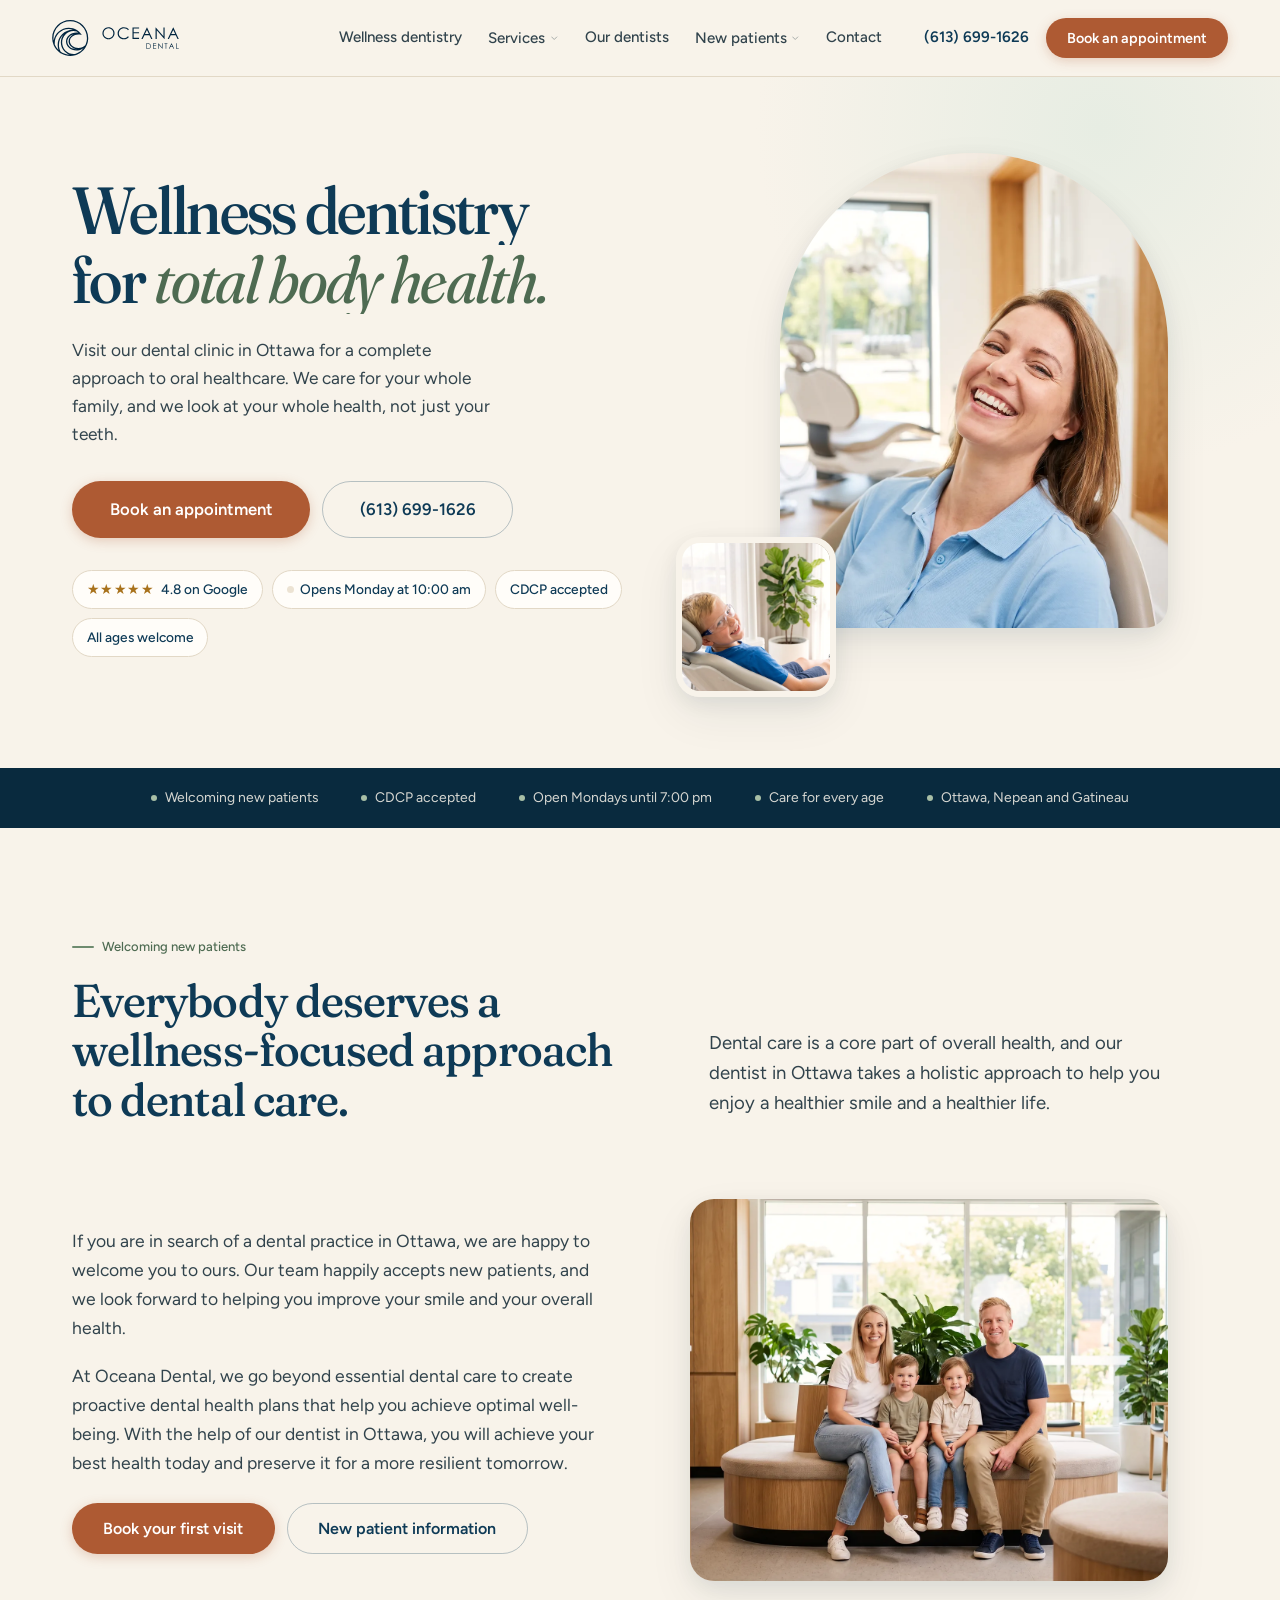
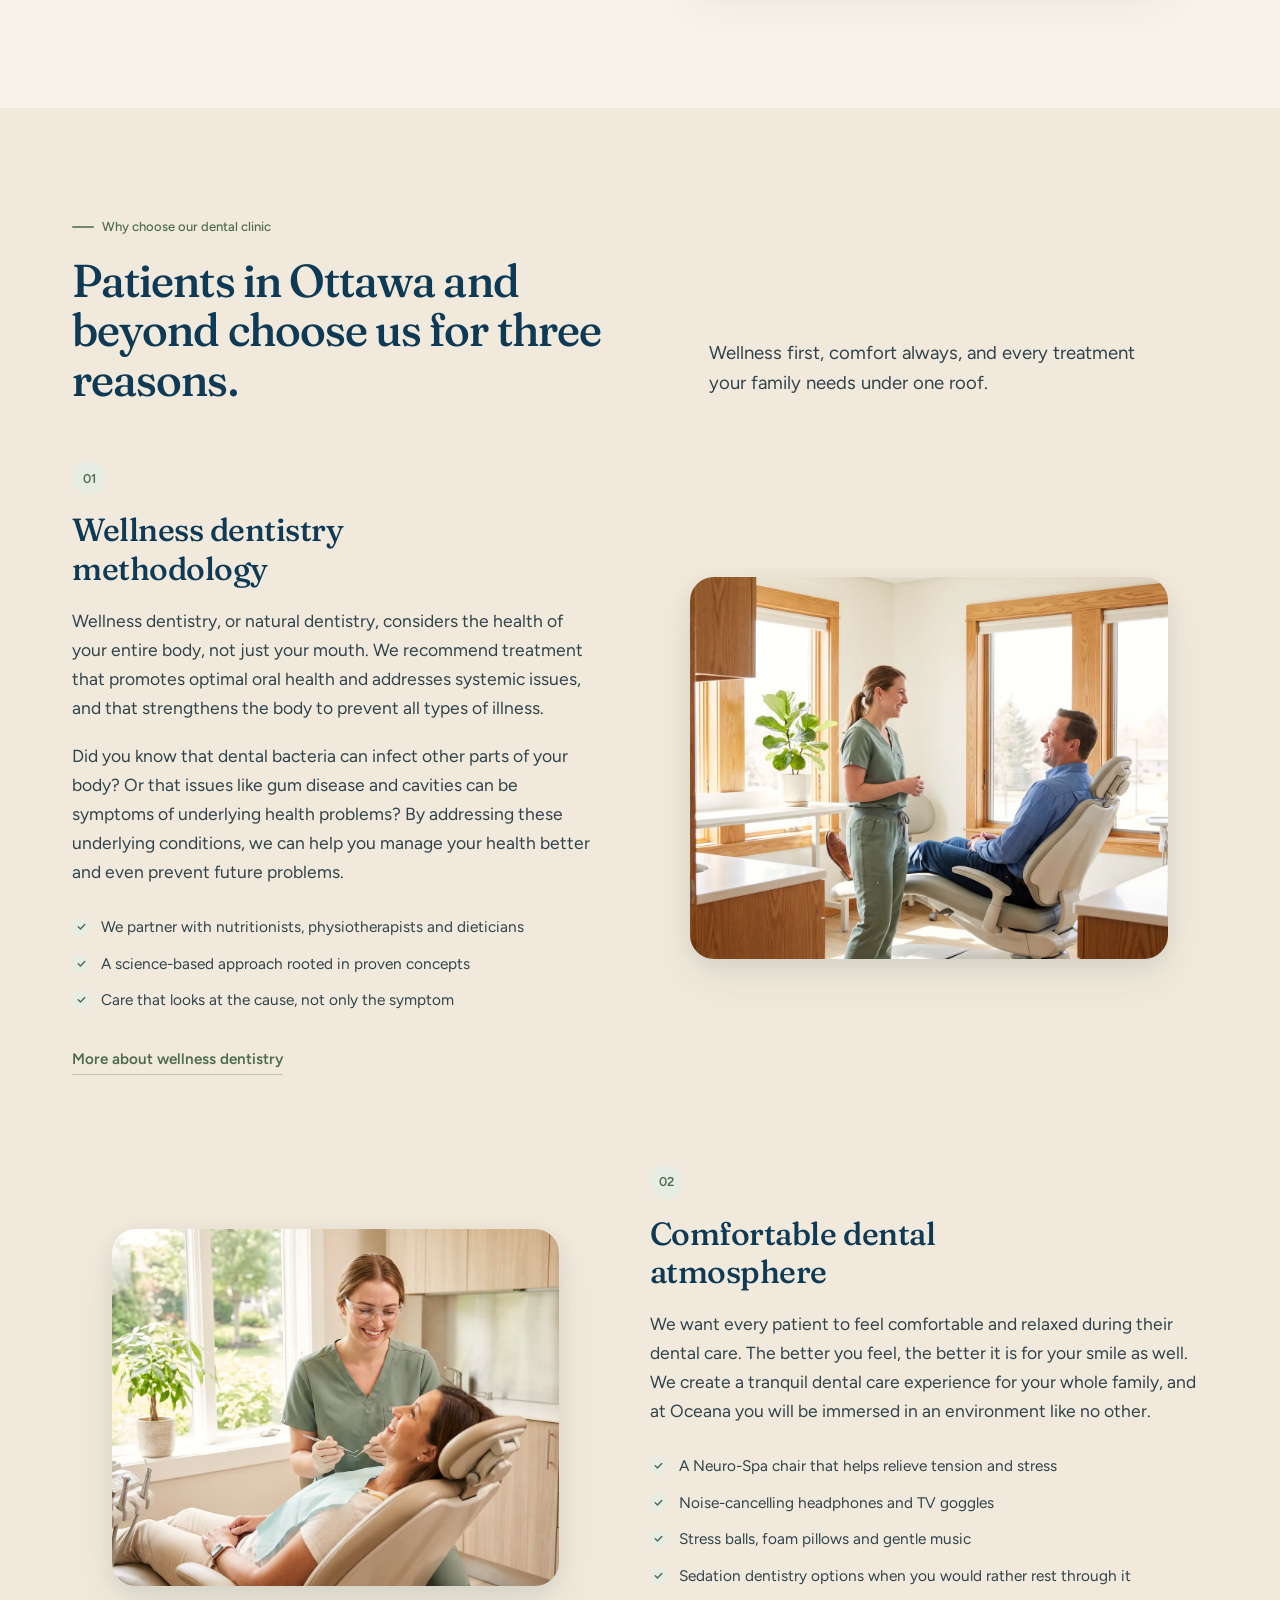
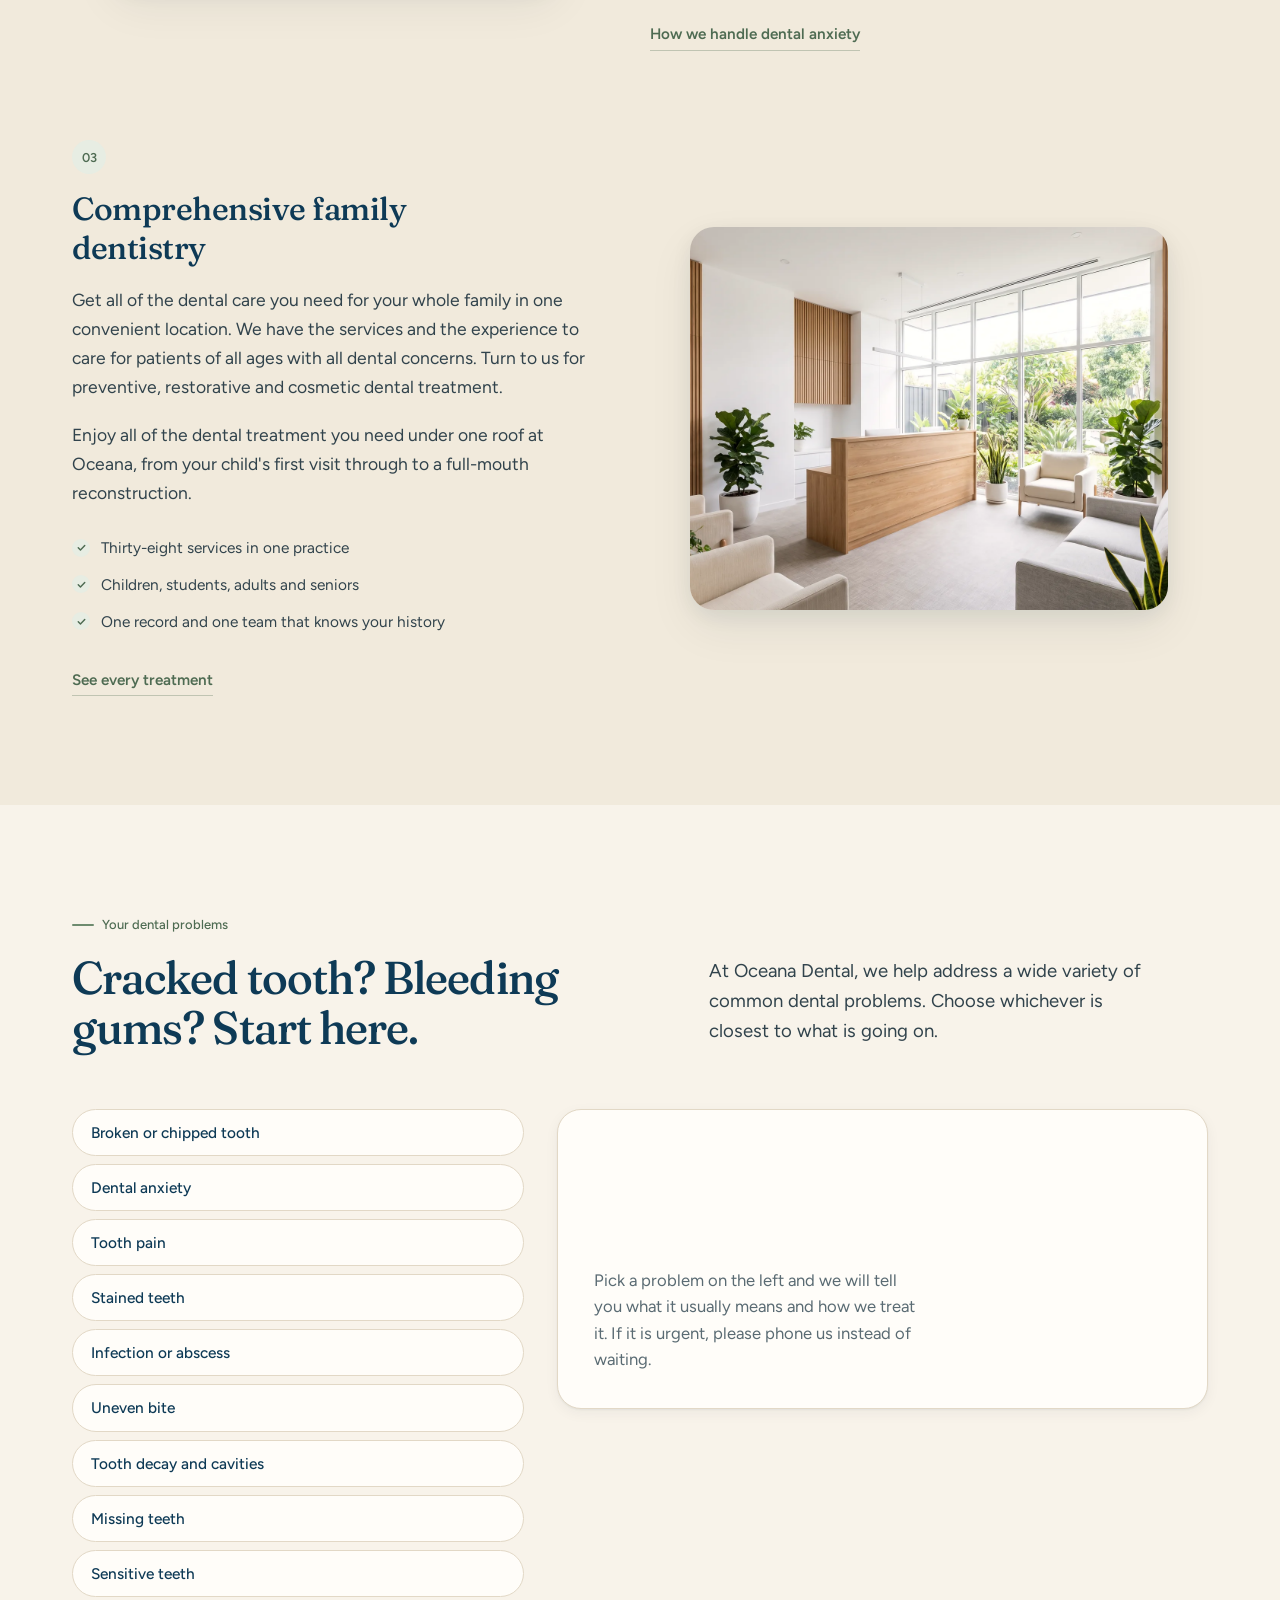
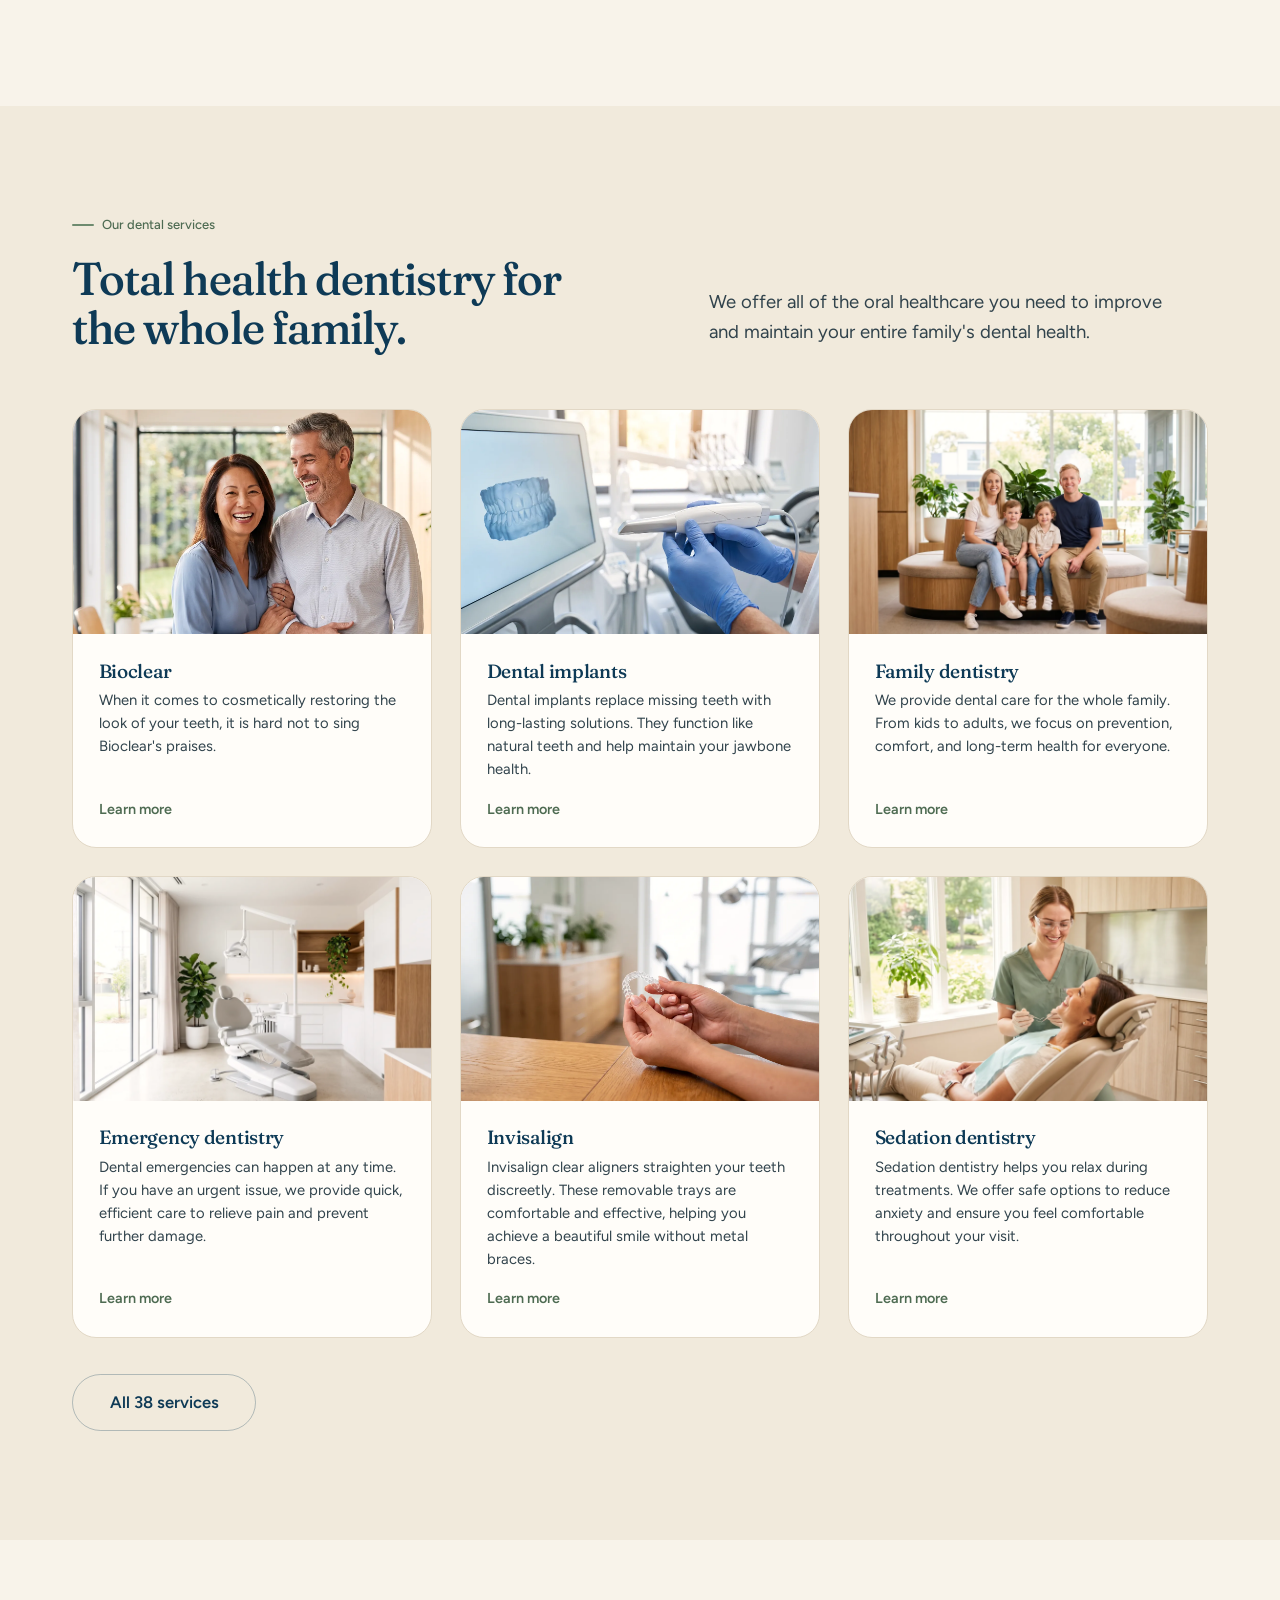
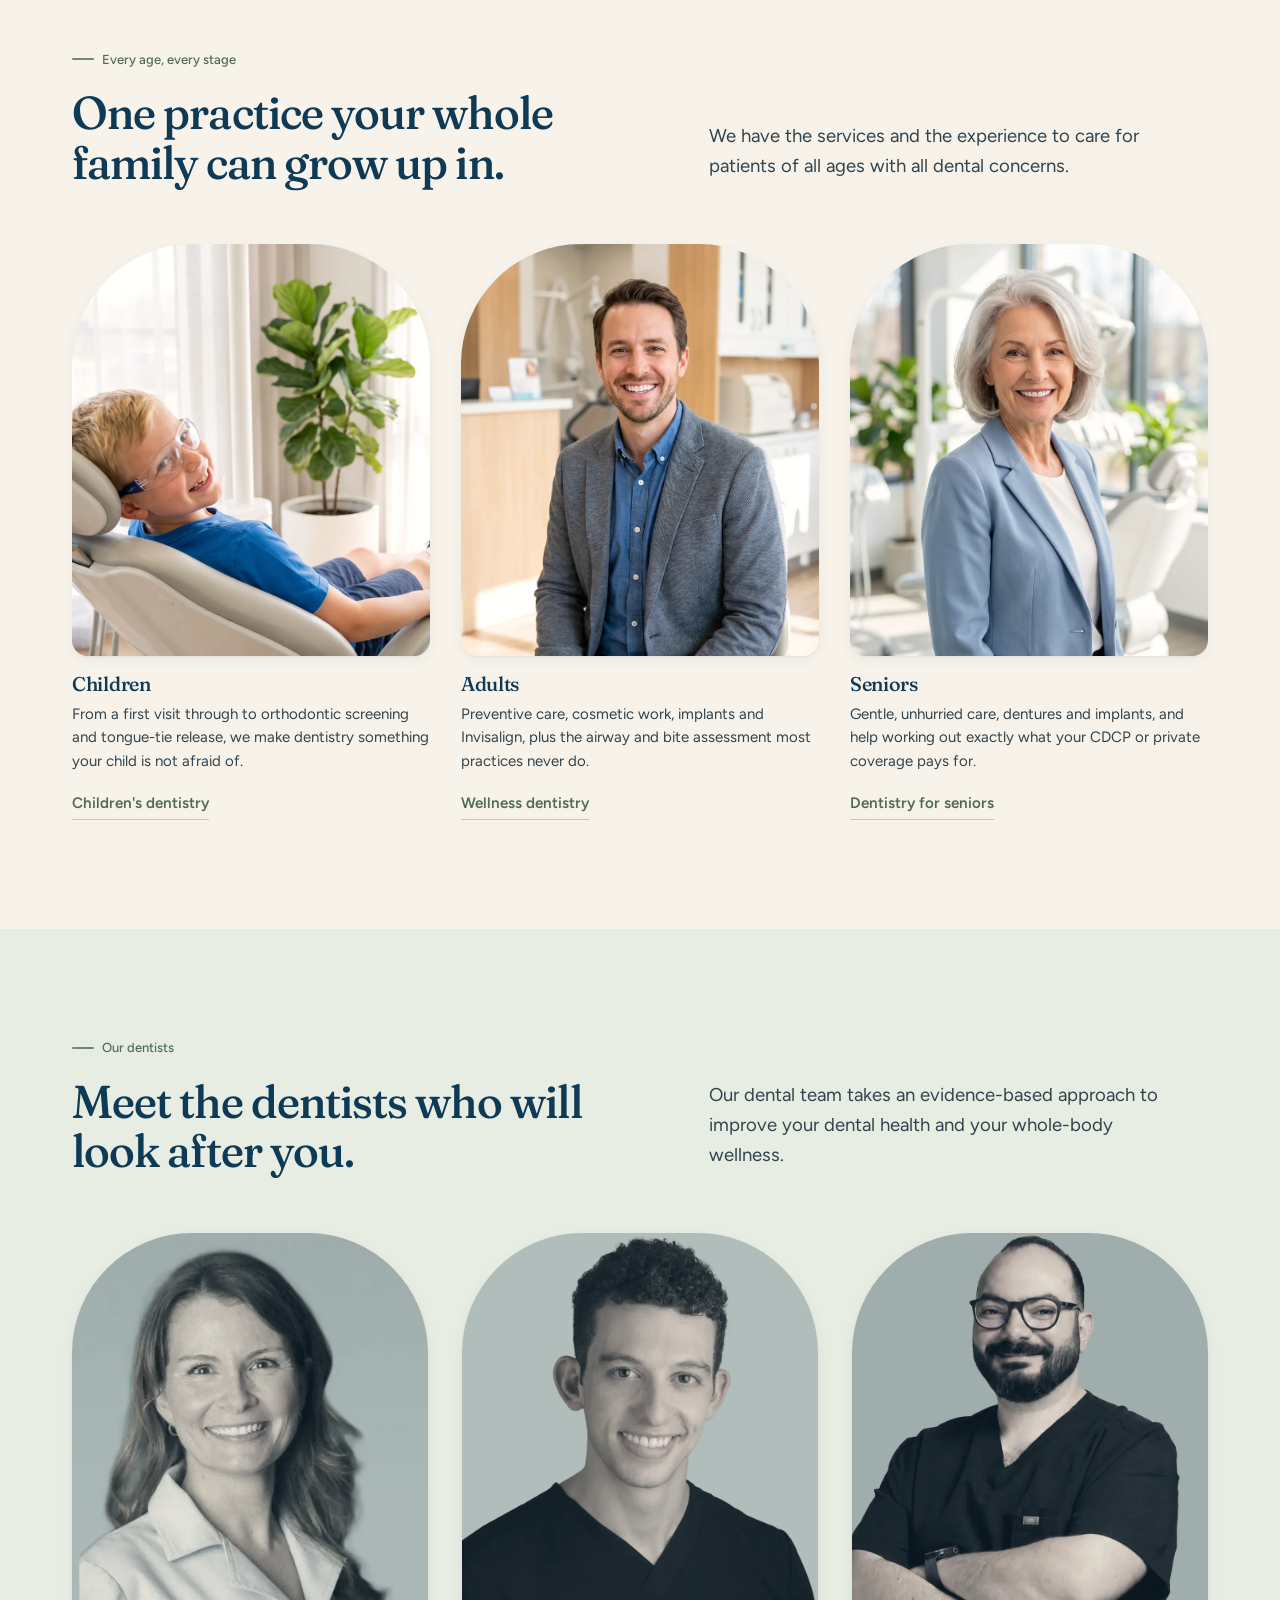
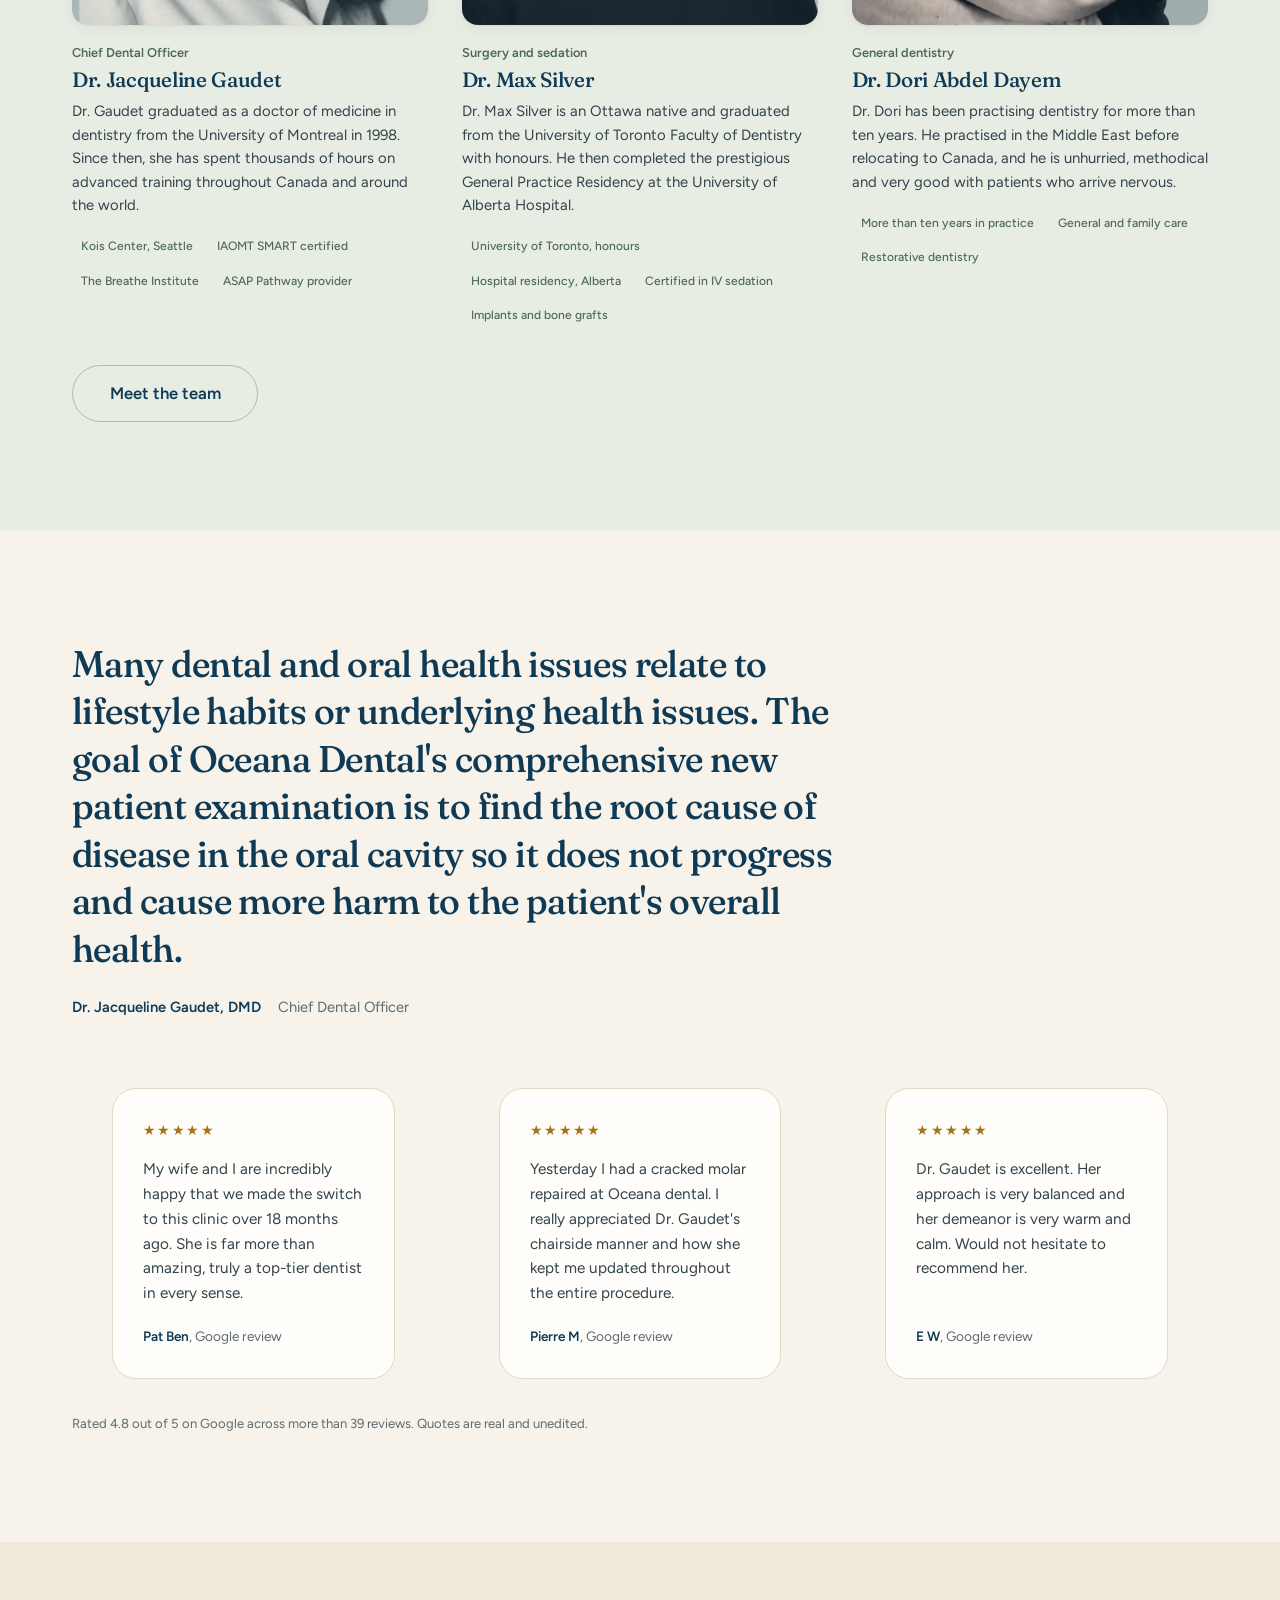
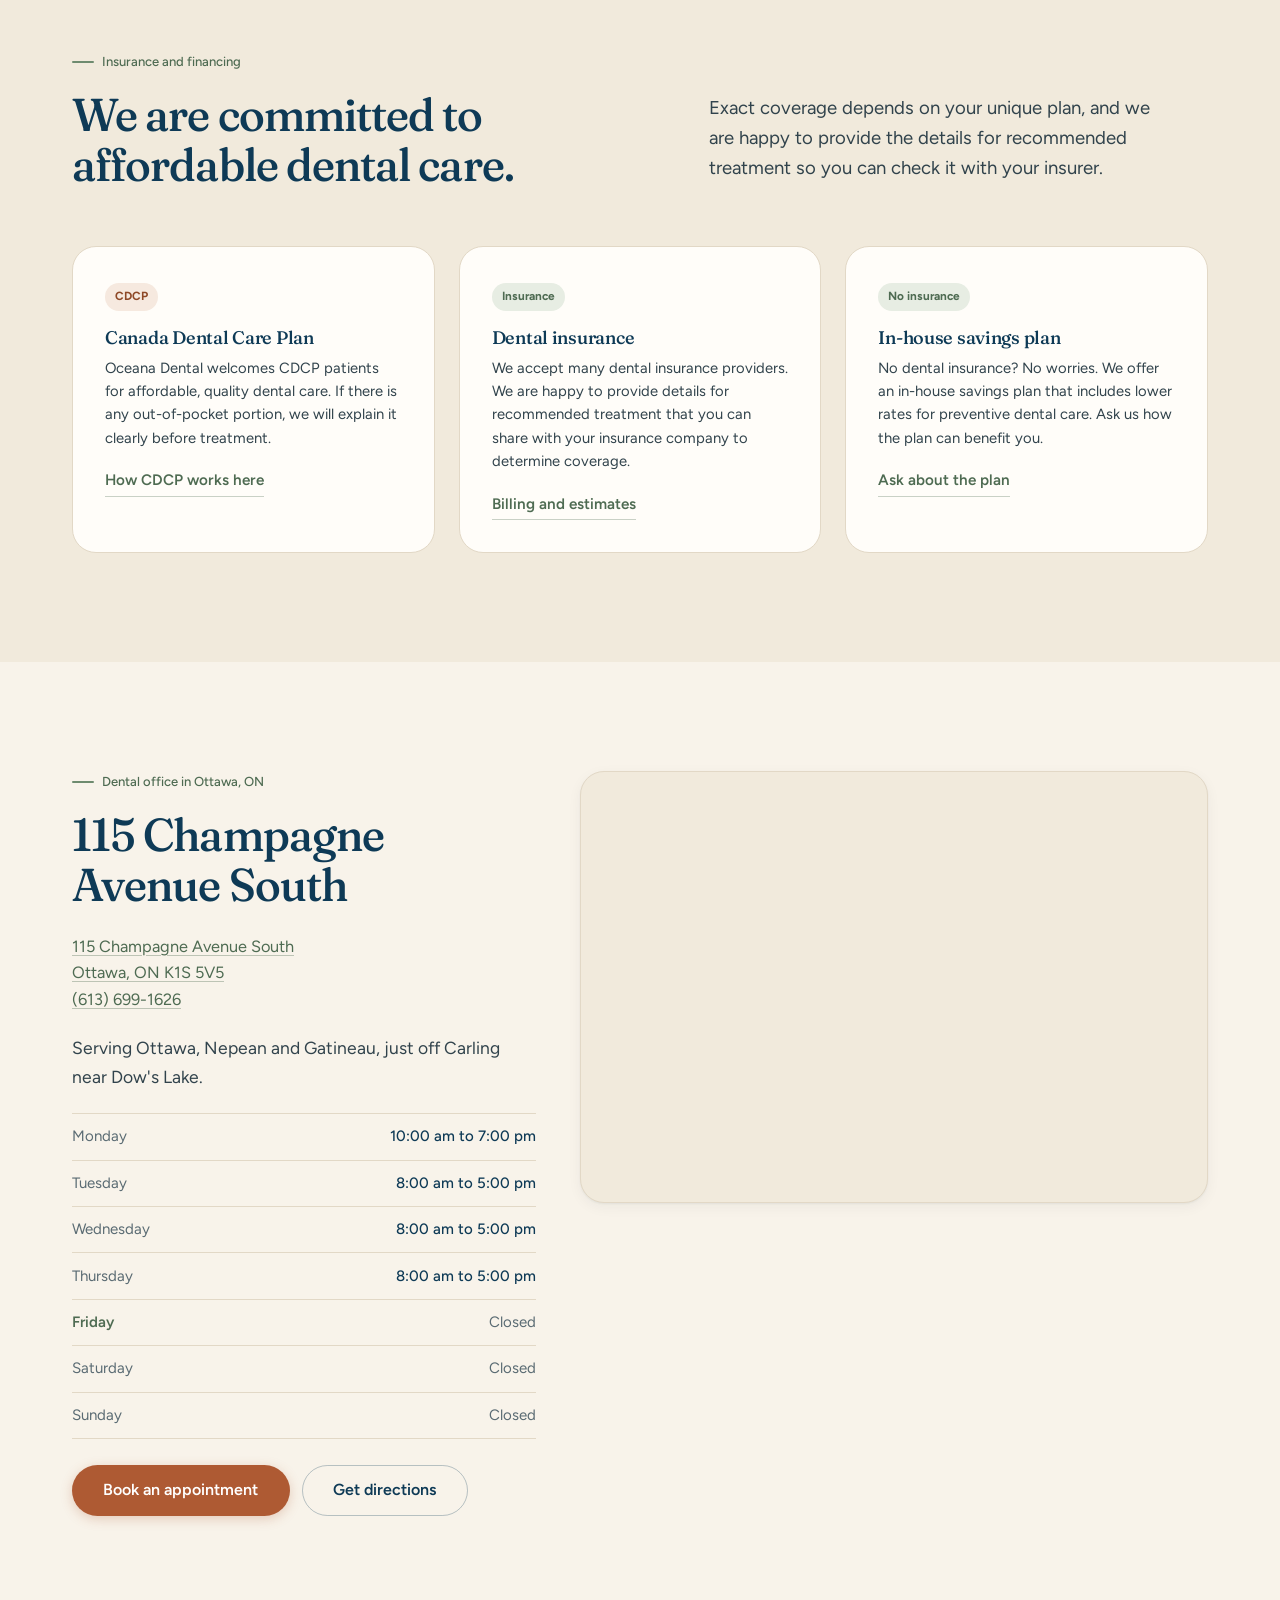
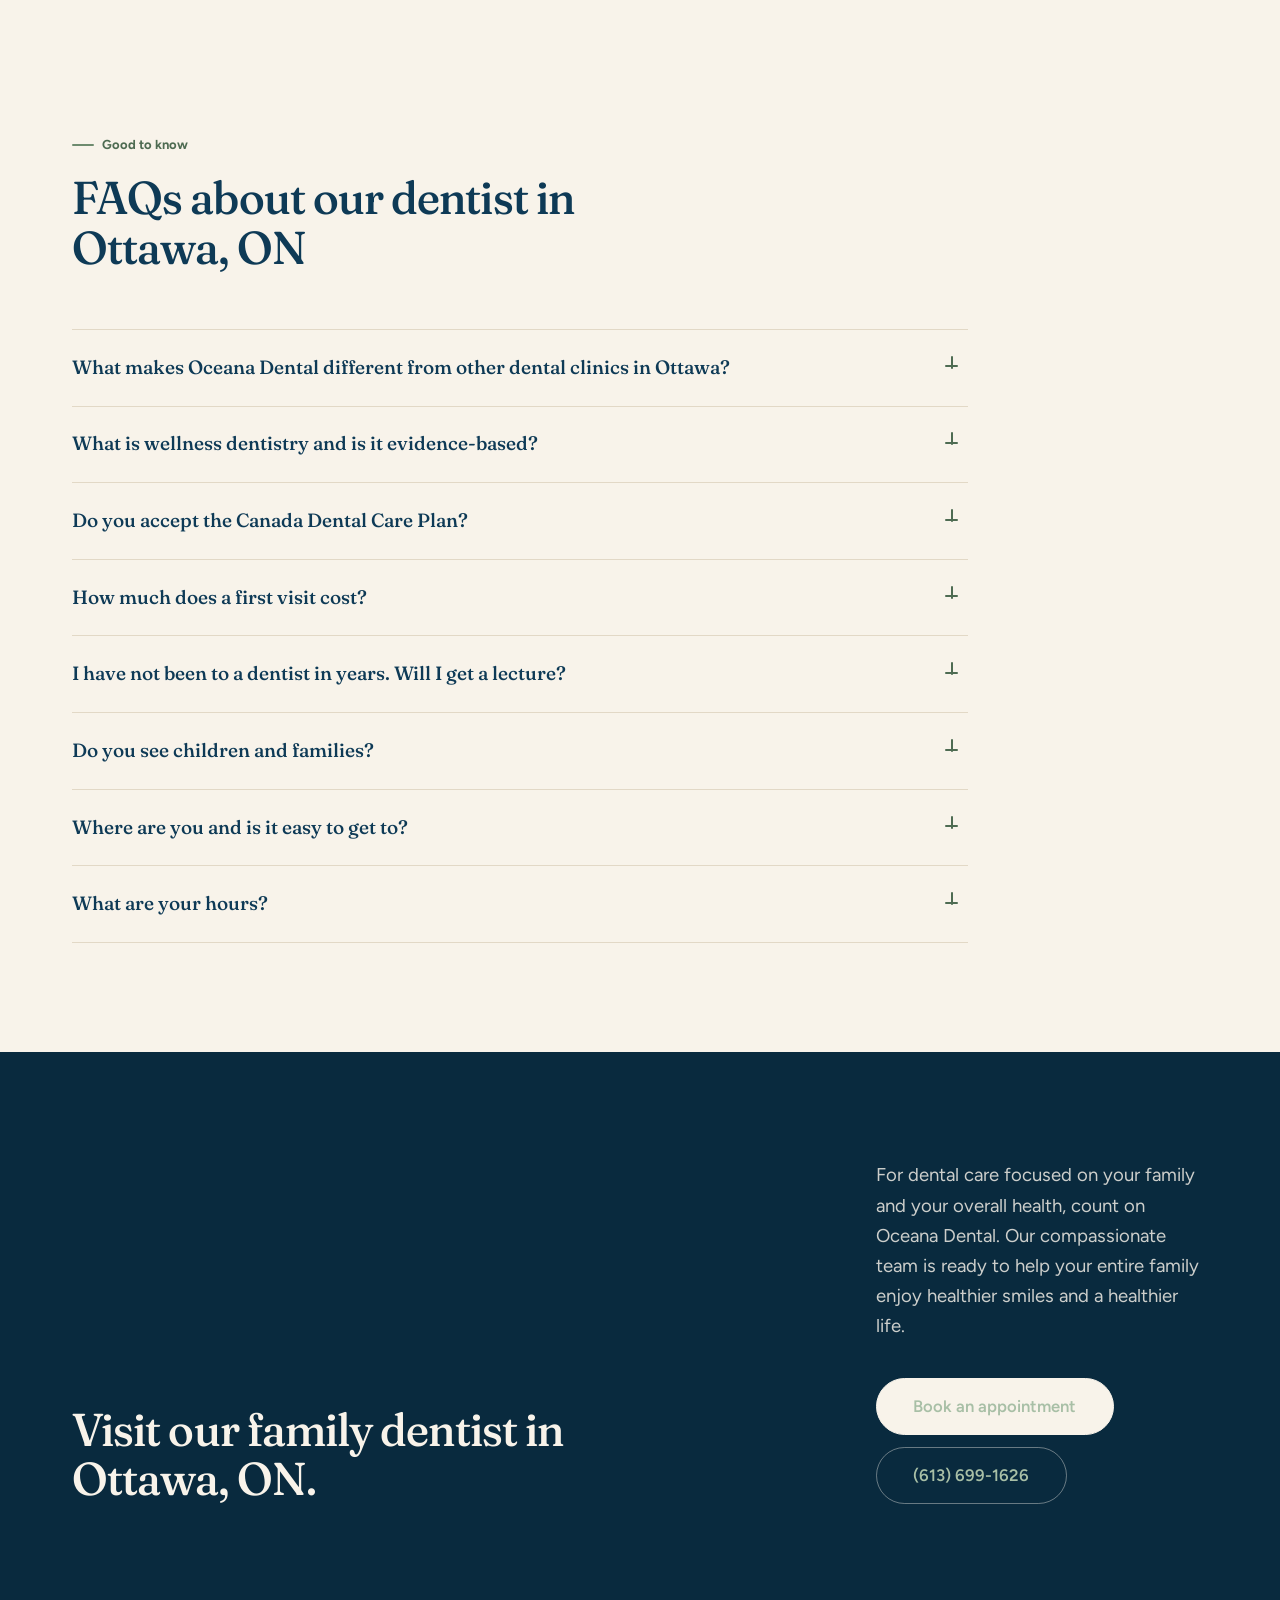
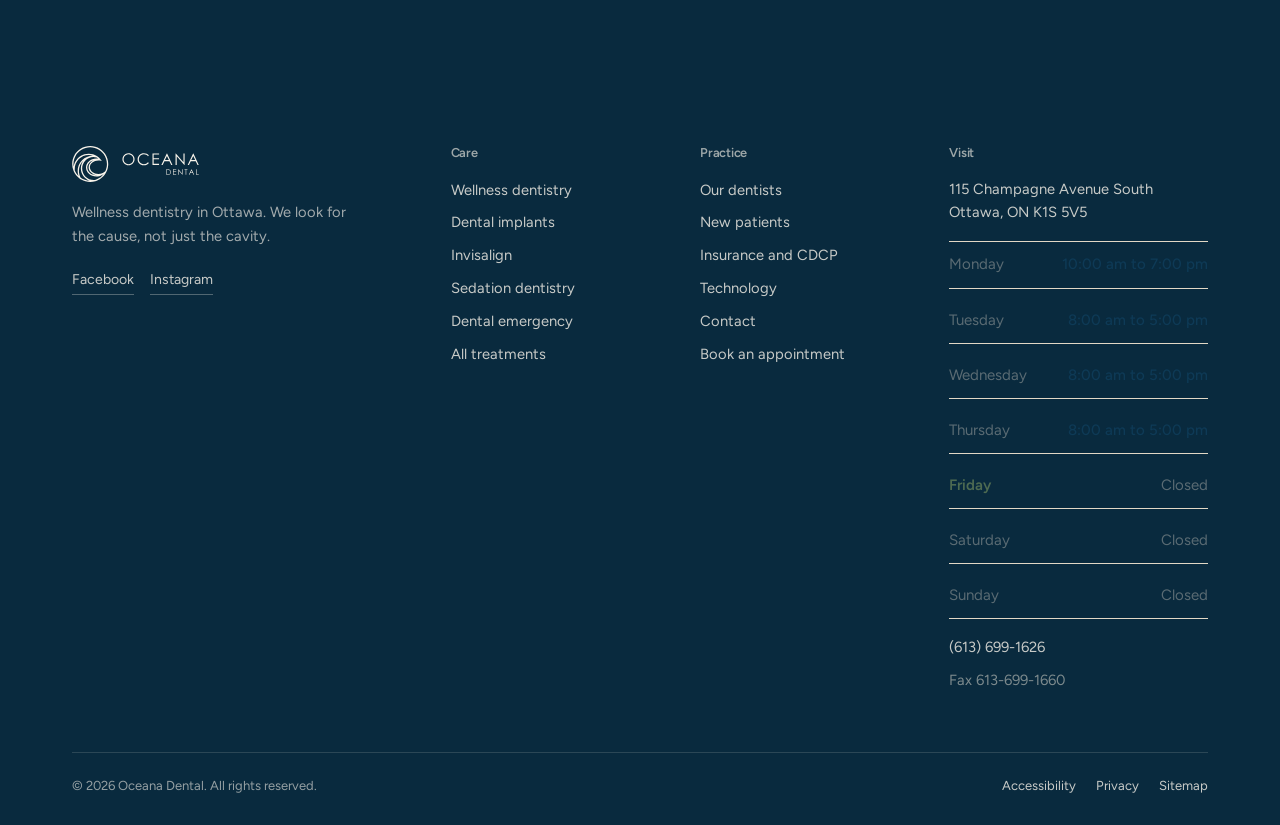
<file: index.html>
<!doctype html>
<html lang="en-CA">
<head>
<meta charset="utf-8">
<meta name="viewport" content="width=device-width,initial-scale=1">
<title>Dentist in Ottawa, ON | Trusted Dental Clinic and Office | Oceana Dental</title>
<meta name="description" content="Oceana Dental is wellness dentistry for total body health. Visit our dental clinic in Ottawa for a complete approach to oral healthcare for your whole family. CDCP accepted.">
<link rel="canonical" href="https://oceanadental.ca/index.html">
<meta name="robots" content="noindex,nofollow">
<meta name="theme-color" content="#00243f">
<meta property="og:type" content="website">
<meta property="og:site_name" content="Oceana Dental">
<meta property="og:title" content="Dentist in Ottawa, ON | Trusted Dental Clinic and Office | Oceana Dental">
<meta property="og:description" content="Oceana Dental is wellness dentistry for total body health. Visit our dental clinic in Ottawa for a complete approach to oral healthcare for your whole family. CDCP accepted.">
<meta property="og:url" content="https://oceanadental.ca/index.html">
<meta property="og:locale" content="en_CA">
<meta name="twitter:card" content="summary_large_image">
<link rel="icon" href="assets/img/favicon.1d375e16.svg" type="image/svg+xml">
<link rel="apple-touch-icon" href="assets/img/favicon.1d375e16.svg">
<link rel="preconnect" href="https://fonts.googleapis.com"><link rel="preconnect" href="https://fonts.gstatic.com" crossorigin><link rel="stylesheet" href="https://fonts.googleapis.com/css2?family=Fraunces:ital,opsz,wght@0,9..144,300..700;1,9..144,300..700&family=Figtree:wght@400;500;600;700&display=swap">
<link rel="stylesheet" href="assets/css/site.9e668e91.css">
<link rel="preload" as="image" href="assets/img/ph/hero.5af784fb.webp" fetchpriority="high">
<script>document.documentElement.setAttribute("data-intro","");</script>
<script type="application/ld+json">{"@context":"https://schema.org","@type":"Dentist","@id":"https://oceanadental.ca/#practice","name":"Oceana Dental","url":"https://oceanadental.ca","telephone":"(613) 699-1626","faxNumber":"613-699-1660","image":"https://oceanadental.ca/assets/img/logo.46053a9a.svg","priceRange":"$$","address":{"@type":"PostalAddress","streetAddress":"115 Champagne Avenue South","addressLocality":"Ottawa","addressRegion":"ON","postalCode":"K1S 5V5","addressCountry":"CA"},"geo":{"@type":"GeoCoordinates","latitude":45.3982055,"longitude":-75.7109552},"hasMap":"https://maps.app.goo.gl/BRhoStTDBjFMYJ9u7","sameAs":["https://www.facebook.com/oceanadental.ca","https://www.instagram.com/oceanadental/"],"openingHoursSpecification":[{"@type":"OpeningHoursSpecification","dayOfWeek":"https://schema.org/Monday","opens":"10:00","closes":"19:00"},{"@type":"OpeningHoursSpecification","dayOfWeek":"https://schema.org/Tuesday","opens":"08:00","closes":"17:00"},{"@type":"OpeningHoursSpecification","dayOfWeek":"https://schema.org/Wednesday","opens":"08:00","closes":"17:00"},{"@type":"OpeningHoursSpecification","dayOfWeek":"https://schema.org/Thursday","opens":"08:00","closes":"17:00"}],"areaServed":[{"@type":"City","name":"Ottawa"},{"@type":"City","name":"Nepean"},{"@type":"City","name":"Gatineau"}],"aggregateRating":{"@type":"AggregateRating","ratingValue":"4.8","reviewCount":"39","bestRating":"5"},"medicalSpecialty":"Dentistry","availableService":[{"@type":"MedicalProcedure","name":"Preventive dentistry"},{"@type":"MedicalProcedure","name":"Teeth cleaning"},{"@type":"MedicalProcedure","name":"Family dentistry"},{"@type":"MedicalProcedure","name":"Children's dentistry"},{"@type":"MedicalProcedure","name":"Seniors dentistry"},{"@type":"MedicalProcedure","name":"Students dentistry"},{"@type":"MedicalProcedure","name":"Oral cancer screening"},{"@type":"MedicalProcedure","name":"Mouth guards"},{"@type":"MedicalProcedure","name":"Thumb sucking"},{"@type":"MedicalProcedure","name":"Wellness dentistry"},{"@type":"MedicalProcedure","name":"Oral bacteria and biocompatibility testing"},{"@type":"MedicalProcedure","name":"Safe mercury amalgam removal (SMART)"},{"@type":"MedicalProcedure","name":"Sleep apnea and airway"},{"@type":"MedicalProcedure","name":"Bruxism and clenching"}]}</script>
<script type="application/ld+json">{"@context":"https://schema.org","@type":"FAQPage","mainEntity":[{"@type":"Question","name":"What makes Oceana Dental different from other dental clinics in Ottawa?","acceptedAnswer":{"@type":"Answer","text":"We start every new patient with a comprehensive exam that looks past the teeth. We assess your bite, your gums, your airway and how you breathe and sleep, then we look at how those connect to the rest of your health. Most dental problems have a cause somewhere in that picture. We would rather find it than keep patching the result."}},{"@type":"Question","name":"What is wellness dentistry and is it evidence-based?","acceptedAnswer":{"@type":"Answer","text":"Wellness dentistry means we treat the mouth as part of the body rather than a separate system. It is built on mainstream, published dentistry, not alternative practice. Dr. Gaudet has trained at the Kois Center in Seattle, the University of Pennsylvania, the Misch International Implant Institute and the Breathe Institute, and holds IAOMT SMART certification for safe amalgam removal. We use the same diagnostics any strong general practice uses. We simply read them in a wider context."}},{"@type":"Question","name":"Do you accept the Canada Dental Care Plan?","acceptedAnswer":{"@type":"Answer","text":"Yes. We accept CDCP patients and we will tell you exactly what your plan covers and what, if anything, is left over before any treatment starts. If you are still working out whether you qualify, call us and we will walk you through it."}},{"@type":"Question","name":"How much does a first visit cost?","acceptedAnswer":{"@type":"Answer","text":"It depends on what your exam needs and what coverage you have. We check your insurance or CDCP benefits before your appointment and give you the numbers in writing before we do anything. You will never be surprised by an invoice here."}},{"@type":"Question","name":"I have not been to a dentist in years. Will I get a lecture?","acceptedAnswer":{"@type":"Answer","text":"No. A good number of our patients come to us after a long gap, often because a previous experience went badly. We start where you are. You will get a clear picture of what is going on and a plan you can take in stages if that suits you better."}},{"@type":"Question","name":"Do you see children and families?","acceptedAnswer":{"@type":"Answer","text":"Yes, we see every age. Dr. Silver in particular is very good with nervous young patients. He is a voice actor outside the practice and is not above using a few impressions to get a child through their first visit."}},{"@type":"Question","name":"Where are you and is it easy to get to?","acceptedAnswer":{"@type":"Answer","text":"We are at 115 Champagne Avenue South in Ottawa, just off Carling near Dow's Lake, which puts us within easy reach of the Glebe, Little Italy, Hintonburg, Nepean and the Gatineau side of the river."}},{"@type":"Question","name":"What are your hours?","acceptedAnswer":{"@type":"Answer","text":"Monday 10:00 am to 7:00 pm, Tuesday to Thursday 8:00 am to 5:00 pm. We are closed Friday, Saturday and Sunday. The Monday evening block is there for people who cannot take time off during the day."}}]}</script>
</head>
<body>
<div class="guides" id="guides" aria-hidden="true"></div>
<a class="skip" href="#main">Skip to content</a>
<header class="hdr" id="hdr"><div class="hdr-in">
<a class="brand" href="index.html" aria-label="Oceana Dental, home"><svg class="lg" viewBox="0 0 211 60" width="134" height="38" role="img" aria-label="Oceana Dental"><title>Oceana Dental</title><path d="M93.7401 11.9757C96.6461 11.9757 99.0785 12.9438 101.037 14.8802C102.995 16.8165 103.974 19.2003 103.974 22.0316C103.974 24.8365 102.997 27.2161 101.043 29.1698C99.0895 31.1234 96.7078 32.1006 93.8966 32.1006C91.0509 32.1006 88.649 31.1283 86.6911 29.1829C84.7332 27.2376 83.7539 24.8842 83.7539 22.1228C83.7539 20.2819 84.1999 18.5759 85.092 17.004C85.984 15.4321 87.2001 14.2011 88.7404 13.3111C90.2807 12.4203 91.947 11.9757 93.7401 11.9757ZM93.8246 13.838C92.4048 13.838 91.0592 14.2073 89.7869 14.9459C88.5153 15.6845 87.5222 16.6796 86.8075 17.9313C86.0934 19.183 85.7361 20.5779 85.7361 22.1159C85.7361 24.3932 86.5263 26.3157 88.1074 27.8849C89.6886 29.4533 91.5938 30.2376 93.8239 30.2376C95.3136 30.2376 96.6919 29.8773 97.9593 29.1553C99.2267 28.434 100.215 27.4478 100.925 26.1961C101.635 24.9444 101.99 23.5544 101.99 22.0246C101.99 20.5039 101.635 19.1284 100.925 17.8988C100.215 16.6692 99.2156 15.6852 97.9267 14.9459C96.6378 14.208 95.2707 13.838 93.8246 13.838Z" fill="#00243f"></path><path d="M127.86 16.0136L126.347 17.1727C125.512 16.087 124.509 15.2647 123.339 14.7045C122.17 14.1444 120.885 13.8643 119.485 13.8643C117.954 13.8643 116.536 14.2315 115.232 14.9652C113.928 15.699 112.917 16.6845 112.199 17.9223C111.482 19.1595 111.123 20.5516 111.123 22.0973C111.123 24.4333 111.925 26.3828 113.53 27.9457C115.135 29.5087 117.158 30.2901 119.602 30.2901C122.29 30.2901 124.538 29.2396 126.347 27.138L127.86 28.2846C126.903 29.5004 125.709 30.4402 124.279 31.1048C122.848 31.7693 121.251 32.1013 119.485 32.1013C116.128 32.1013 113.48 30.9858 111.541 28.7535C109.915 26.869 109.102 24.5938 109.102 21.9278C109.102 19.1229 110.086 16.7633 112.056 14.8484C114.026 12.9335 116.493 11.9763 119.459 11.9763C121.251 11.9763 122.868 12.3304 124.312 13.0379C125.755 13.7453 126.938 14.737 127.86 16.0136Z" fill="#00243f"></path><path d="M133.883 12.4577H144.879V14.3332H135.801V20.3379H144.801V22.2134H135.801V29.7424H144.801V31.6179H133.883V12.4577Z" fill="#00243f"></path><path d="M158.2 12.4577L167.149 31.6186H165.077L162.059 25.3144H153.793L150.803 31.6186H148.664L157.731 12.4577H158.2ZM157.958 16.5282L154.67 23.4638H161.231L157.958 16.5282Z" fill="#00243f"></path><path d="M172.297 31.6186V12.4577H172.714L185.486 27.1456V12.4577H187.377V31.6186H186.946L174.28 17.1098V31.6186H172.297Z" fill="#00243f"></path><path d="M202.052 12.4577L211 31.6186H208.929L205.911 25.3144H197.644L194.655 31.6186H192.516L201.582 12.4577H202.052ZM201.81 16.5282L198.522 23.4638H205.082L201.81 16.5282Z" fill="#00243f"></path><path d="M156.836 47.9939V38.8619H158.732C160.1 38.8619 161.092 38.9719 161.71 39.1911C162.597 39.5016 163.291 40.0396 163.79 40.8052C164.289 41.5707 164.539 42.4836 164.539 43.5431C164.539 44.458 164.341 45.263 163.946 45.958C163.55 46.653 163.036 47.1668 162.404 47.4974C161.772 47.8286 160.886 47.9939 159.746 47.9939H156.836ZM157.712 47.1309H158.769C160.033 47.1309 160.91 47.052 161.399 46.895C162.086 46.6717 162.627 46.2699 163.021 45.689C163.415 45.1081 163.612 44.3978 163.612 43.5583C163.612 42.6772 163.399 41.9248 162.971 41.3004C162.544 40.6759 161.95 40.2478 161.187 40.0161C160.615 39.8426 159.672 39.7554 158.358 39.7554H157.711V47.1309H157.712Z" fill="#00243f"></path><path d="M168.152 38.8619H173.394V39.7561H169.067V42.6178H173.356V43.5119H169.067V47.1004H173.356V47.9939H168.152V38.8619Z" fill="#00243f"></path><path d="M176.809 47.9939V38.8619H177.007L183.094 45.8618V38.8619H183.995V47.9939H183.79L177.754 41.0784V47.9939H176.809Z" fill="#00243f"></path><path d="M187.148 39.7554V38.8612H192.159V39.7554H190.12V47.9939H189.187V39.7554H187.148Z" fill="#00243f"></path><path d="M199.049 38.8619L203.314 47.9939H202.327L200.889 44.9891H196.949L195.523 47.9939H194.504L198.825 38.8619H199.049ZM198.934 40.8017L197.366 44.1074H200.493L198.934 40.8017Z" fill="#00243f"></path><path d="M206.562 38.8619H207.477V47.1122H210.996V47.9939H206.562V38.8619Z" fill="#00243f"></path><path d="M30.0474 0C13.4776 0 8.54913e-05 13.457 8.54913e-05 29.9969C-0.00961053 34.0335 0.805548 38.0293 2.39639 41.7395C4.60016 46.8833 8.19322 51.3134 12.7732 54.536C13.4589 55.0243 14.2158 55.5001 15.0081 55.9648C22.152 60.0975 30.6866 61.1072 38.6 58.7566C40.2594 58.269 41.871 57.6335 43.4161 56.8576C44.6842 56.231 45.9031 55.5111 47.0639 54.7034C50.72 52.1882 53.7763 48.9005 56.0168 45.0735C56.4102 44.3888 56.7793 43.7042 57.1069 43.0258C57.7821 41.6226 58.3501 40.1704 58.8058 38.6814C59.0627 37.8481 59.283 36.9788 59.4616 36.1102C59.6403 35.2409 59.7899 34.3371 59.891 33.4201C60.0233 32.2839 60.0884 31.1414 60.0877 29.9976C60.0884 13.457 46.6116 0 30.0474 0ZM4.47064 41.1033C4.35637 40.1731 4.30096 39.2368 4.30373 38.2997C4.30373 25.4561 14.7706 15.0109 27.6337 15.0109C29.9954 15.0047 32.3432 15.3615 34.5962 16.0697C20.5473 16.0697 9.12058 27.4852 9.12058 41.5134C9.11227 44.3584 9.59015 47.1848 10.5327 49.8694C7.96675 47.3632 5.90912 44.3868 4.47064 41.1033ZM14.2879 52.9648C8.83108 43.3066 10.9504 31.1463 19.354 23.8967C16.1917 27.7237 14.4693 32.5349 14.4846 37.4961C14.4846 46.8349 20.564 54.9648 29.1588 57.8334C23.8364 57.6729 18.6725 55.9828 14.2879 52.9648ZM48.6201 50.7505C47.7101 51.5658 46.7467 52.3196 45.7355 53.0063L45.6877 53.0423C43.3669 54.6252 40.8155 55.8417 38.1241 56.6487C37.4025 56.7331 36.676 56.7753 35.9488 56.7739C25.3032 56.7739 16.6426 48.1267 16.6426 37.4961C16.6426 27.194 25.029 18.5517 35.3109 18.2301C37.149 18.2861 38.9732 18.56 40.7469 19.0454C41.6791 19.681 42.5635 20.3829 43.3939 21.1464C42.3495 20.9742 41.2934 20.8884 40.2351 20.8898C30.7697 20.8898 23.0683 27.6152 23.0683 35.8882C23.0683 44.1613 30.7697 50.8929 40.2351 50.8929C43.6384 50.8929 46.9288 50.0236 49.7421 48.375C50.3058 48.0548 50.8474 47.6972 51.3634 47.3037C51.4818 47.2256 51.5954 47.1398 51.7034 47.0472C51.9064 46.958 52.1031 46.8625 52.2997 46.7616C51.2055 48.209 49.9734 49.5444 48.6201 50.7505ZM35.8532 23.5986C30.7503 25.8897 27.3588 30.324 27.3588 35.3537C27.3588 42.2284 33.7132 47.9116 41.8668 48.6675C41.3301 48.7152 40.7878 48.7394 40.2337 48.7394C31.9603 48.7394 25.2243 42.9781 25.2243 35.8896C25.225 30.1096 29.7073 25.2113 35.8532 23.5986ZM57.9248 30.6573V30.6746C57.9013 31.6089 57.8299 32.5439 57.7164 33.4484L57.7046 33.5556V33.5612C57.609 34.3454 57.474 35.1241 57.2987 35.8945C57.0432 37.1033 56.7031 38.2928 56.28 39.4539L56.2024 39.5369V39.6621C55.9406 40.382 55.6359 41.0963 55.2785 41.846C55.0991 42.0548 54.8969 42.263 54.6704 42.4829C54.4758 42.6759 54.2708 42.8591 54.0561 43.0306C53.2202 43.7409 52.3018 44.3487 51.3204 44.8397C51.1002 44.9469 50.8862 45.0534 50.6473 45.1551C50.4623 45.2443 50.2657 45.3211 50.0572 45.411C48.039 46.2028 45.8893 46.6046 43.7208 46.5949C35.9072 46.5949 29.5529 41.5542 29.5529 35.3523C29.5529 29.1567 35.9072 24.1152 43.7208 24.1152C44.6468 24.1138 45.5721 24.1851 46.487 24.3296C46.6719 24.3593 46.8506 24.3891 47.0286 24.4243C47.3506 24.4838 47.6664 24.5557 47.9767 24.6332L49.3715 24.9783L48.5612 23.7999C48.2627 23.3711 47.9414 22.9368 47.5896 22.5018C47.5591 22.4555 47.5251 22.4119 47.4877 22.3711C46.595 21.2563 45.606 20.2225 44.5311 19.2819C44.3587 19.1215 44.1793 18.9666 44.0006 18.8179C43.2651 18.1997 42.4957 17.6236 41.6951 17.0925C41.5046 16.9673 41.3134 16.8421 41.1285 16.7294C37.086 14.1942 32.4077 12.8512 27.6337 12.856C15.0691 12.856 4.45333 22.1643 2.48088 34.2347C2.26549 32.8323 2.15814 31.416 2.15884 29.9969C2.15884 14.6471 14.6702 2.15419 30.0481 2.15419C45.4204 2.15419 57.9317 14.6471 57.9317 29.9969C57.9304 30.223 57.9304 30.4367 57.9248 30.6573Z" fill="#00243f"></path></svg></a>
<nav class="nav" aria-label="Main">
<a href="wellness-dentistry.html">Wellness dentistry</a>
<div class="dd"><button type="button" aria-expanded="false" aria-controls="dd-svc">Services <svg class="car" viewBox="0 0 20 20" width="12" height="12" aria-hidden="true" focusable="false"><path d="M4 7l6 6 6-6" stroke="currentColor" stroke-width="1.9" fill="none" stroke-linecap="round" stroke-linejoin="round"/></svg></button>
<div class="dd-p wide" id="dd-svc"><a href="wellness-dentistry.html">Wellness dentistry<span>Root-cause care for your whole body</span></a><a href="dental-implants.html">Dental implants<span>Replace a missing tooth for good</span></a><a href="invisalign.html">Invisalign<span>Straighten teeth without brackets</span></a><a href="emergency-dentist.html">Emergency dentistry<span>In pain today? Start here</span></a><a href="sedation-dentistry.html">Sedation dentistry<span>IV sedation with Dr. Silver</span></a><a href="services.html#family-dentist">Family dentistry<span>Care for every age, under one roof</span></a><div class="dd-all"><a href="services.html"><strong>All 38 services</strong><span>The full list, grouped by what you need</span></a></div></div></div>
<a href="dentists.html">Our dentists</a>
<div class="dd"><button type="button" aria-expanded="false" aria-controls="dd-np">New patients <svg class="car" viewBox="0 0 20 20" width="12" height="12" aria-hidden="true" focusable="false"><path d="M4 7l6 6 6-6" stroke="currentColor" stroke-width="1.9" fill="none" stroke-linecap="round" stroke-linejoin="round"/></svg></button>
<div class="dd-p" id="dd-np"><a href="new-patients.html#first-visit">Your first visit<span>What the comprehensive exam covers</span></a><a href="new-patients.html#insurance">Insurance and CDCP<span>Insurance, CDCP and paying yourself</span></a><a href="new-patients.html#technology">Our technology<span>iTero, AIRFLOW, lasers, digital X-ray</span></a><a href="new-patients.html#comfort">Comfort and anxiety<span>How we handle dental anxiety</span></a><div class="dd-all"><a href="new-patients.html"><strong>New patient guide</strong><span>Everything before your first visit</span></a></div></div></div>
<a href="contact.html">Contact</a>
</nav>
<div class="hdr-cta">
<a class="hdr-tel" href="tel:+16136991626">(613) 699-1626</a>
<a class="btn btn-a btn-sm" href="book.html">Book an appointment</a>
</div>
<button class="burger" id="burger" aria-expanded="false" aria-controls="drawer" aria-label="Menu">
<i></i><i></i><i></i></button>
</div></header>
<div class="drawer" id="drawer" hidden>
<a href="index.html">Home</a>
<a href="wellness-dentistry.html">Wellness dentistry</a>
<details><summary>Services</summary><div class="sub"><a href="wellness-dentistry.html">Wellness dentistry</a><a href="dental-implants.html">Dental implants</a><a href="invisalign.html">Invisalign</a><a href="emergency-dentist.html">Emergency dentistry</a><a href="sedation-dentistry.html">Sedation dentistry</a><a href="services.html#family-dentist">Family dentistry</a><a href="services.html">All 38 services</a></div></details>
<a href="dentists.html">Our dentists</a>
<details><summary>New patients</summary><div class="sub"><a href="new-patients.html#first-visit">Your first visit</a><a href="new-patients.html#insurance">Insurance and CDCP</a><a href="new-patients.html#technology">Our technology</a><a href="new-patients.html#comfort">Comfort and anxiety</a><a href="new-patients.html">New patient guide</a></div></details>
<a href="emergency-dentist.html">Dental emergency</a>
<a href="contact.html">Contact</a>
<div class="btns">
<a class="btn btn-a btn-lg" href="book.html"><svg viewBox="0 0 20 20" width="20" height="20" aria-hidden="true" focusable="false"><rect x="2.5" y="4" width="15" height="14" rx="2.4" stroke="currentColor" stroke-width="1.5" fill="none"/><path d="M2.5 8h15M6.5 2v3.4M13.5 2v3.4" stroke="currentColor" stroke-width="1.5" stroke-linecap="round"/><circle cx="7" cy="12" r="1.1" fill="currentColor"/><circle cx="10" cy="12" r="1.1" fill="currentColor"/><circle cx="13" cy="12" r="1.1" fill="currentColor"/></svg> Book an appointment</a>
<a class="btn btn-b btn-lg" href="tel:+16136991626"><svg viewBox="0 0 20 20" width="20" height="20" aria-hidden="true" focusable="false"><path d="M2.5 4.6c0-1.2 1-2.1 2.1-2.1h1.9c.9 0 1.7.6 1.9 1.5l.6 2.3c.2.7-.1 1.5-.7 1.9l-1.1.8a11.7 11.7 0 0 0 5.3 5.3l.8-1.1c.4-.6 1.2-.9 1.9-.7l2.3.6c.9.2 1.5 1 1.5 1.9v1.9c0 1.2-1 2.1-2.1 2.1h-.9C8.2 19 1 11.8 1 5.5v-.9Z" fill="currentColor"/></svg> (613) 699-1626</a>
</div></div>
<main id="main">

<section class="hero"><div class="wrap"><div class="hero-g">
<div>
<h1><span class="mask"><span>Wellness dentistry</span></span><span class="mask"><span>for <span class="em">total body health.</span></span></span></h1>
<p class="hero-sub fade">Visit our dental clinic in Ottawa for a complete approach to oral
healthcare. We care for your whole family, and we look at your whole health, not just your teeth.</p>
<div class="btns fade">
<a class="btn btn-a btn-lg" href="book.html">Book an appointment</a>
<a class="btn btn-b btn-lg" href="tel:+16136991626">(613) 699-1626</a>
</div>
<div class="facts fade">
<span class="fact"><span class="st">&#9733;&#9733;&#9733;&#9733;&#9733;</span> 4.8 on Google</span>
<span class="fact" id="openchip"><span class="dot"></span><span class="txt">Checking hours</span></span>
<span class="fact">CDCP accepted</span>
<span class="fact">All ages welcome</span>
</div>
</div>
<div class="hero-pic">
<figure class="arch"><img src="assets/img/ph/hero.5af784fb.webp" width="1000" height="1409"
 fetchpriority="high" alt="A patient laughing during a relaxed appointment in a bright treatment room at Oceana Dental"></figure>
<div class="hero-inset"><img src="assets/img/ph/child.a27a08b6.webp" width="800" height="1031" loading="lazy"
 alt="A young patient grinning in the dental chair with a hygienist"></div>
</div>
</div></div></section>

<div class="strip"><div class="wrap"><div class="strip-in">
<span>Welcoming new patients</span><span>CDCP accepted</span><span>Open Mondays until 7:00 pm</span><span>Care for every age</span><span>Ottawa, Nepean and Gatineau</span>
</div></div></div>

<section class="sec"><div class="wrap">
<div class="split">
<div><p class="lab">Welcoming new patients</p>
<h2>Everybody deserves a wellness-focused approach to dental care.</h2></div>
<div><p class="lede">Dental care is a core part of overall health, and our dentist in Ottawa takes
a holistic approach to help you enjoy a healthier smile and a healthier life.</p></div></div>
<div class="pillar">
<div class="pillar-t">
<p>If you are in search of a dental practice in Ottawa, we are happy to welcome you to ours. Our
team happily accepts new patients, and we look forward to helping you improve your smile and your
overall health.</p>
<p>At Oceana Dental, we go beyond essential dental care to create proactive dental health plans
that help you achieve optimal well-being. With the help of our dentist in Ottawa, you will achieve
your best health today and preserve it for a more resilient tomorrow.</p>
<div class="btns" style="margin-top:1.6rem">
<a class="btn btn-a" href="book.html">Book your first visit</a>
<a class="btn btn-b" href="new-patients.html">New patient information</a></div>
</div>
<figure class="pillar-v"><img src="assets/img/ph/family.b53e798b.webp" width="1500" height="1006"
 loading="lazy" alt="A family together in the waiting area at Oceana Dental in Ottawa"></figure>
</div>
</div></section>

<section class="sec warm"><div class="wrap">
<div class="split"><div><p class="lab">Why choose our dental clinic</p>
<h2>Patients in Ottawa and beyond choose us for three reasons.</h2></div>
<div><p class="lede">Wellness first, comfort always, and every treatment your family needs under
one roof.</p></div></div>

<div class="pillar">
<div class="pillar-t"><span class="pillar-n">01</span>
<h3>Wellness dentistry methodology</h3>
<p>Wellness dentistry, or natural dentistry, considers the health of your entire body, not just
your mouth. We recommend treatment that promotes optimal oral health and addresses
systemic issues, and that strengthens the body to prevent all types of illness.</p>
<p>Did you know that dental bacteria can infect other parts of your body? Or that issues like gum
disease and cavities can be symptoms of underlying health problems? By addressing these underlying
conditions, we can help you manage your health better and even prevent future problems.</p>
<ul class="flist">
<li>We partner with nutritionists, physiotherapists and dieticians</li>
<li>A science-based approach rooted in proven concepts</li>
<li>Care that looks at the cause, not only the symptom</li>
</ul>
<p style="margin-top:1.5rem"><a class="lnk" href="wellness-dentistry.html">More about wellness dentistry</a></p>
</div>
<figure class="pillar-v"><img src="assets/img/ph/dentist.0fd5d6b6.webp" width="1500" height="1006"
 loading="lazy" alt="A dentist talking with a patient beside the chair at Oceana Dental"></figure>
</div>

<div class="pillar flip">
<div class="pillar-t"><span class="pillar-n">02</span>
<h3>Comfortable dental atmosphere</h3>
<p>We want every patient to feel comfortable and relaxed during their dental care. The better you
feel, the better it is for your smile as well. We create a tranquil dental care experience for your
whole family, and at Oceana you will be immersed in an environment like no other.</p>
<ul class="flist">
<li>A Neuro-Spa chair that helps relieve tension and stress</li>
<li>Noise-cancelling headphones and TV goggles</li>
<li>Stress balls, foam pillows and gentle music</li>
<li>Sedation dentistry options when you would rather rest through it</li>
</ul>
<p style="margin-top:1.5rem"><a class="lnk" href="sedation-dentistry.html">How we handle dental anxiety</a></p>
</div>
<figure class="pillar-v"><img src="assets/img/ph/hygienist.390d6a00.webp" width="1500" height="1006"
 loading="lazy" alt="A hygienist working with a relaxed patient at Oceana Dental"></figure>
</div>

<div class="pillar">
<div class="pillar-t"><span class="pillar-n">03</span>
<h3>Comprehensive family dentistry</h3>
<p>Get all of the dental care you need for your whole family in one convenient location. We have
the services and the experience to care for patients of all ages with all dental concerns. Turn
to us for preventive, restorative and cosmetic dental treatment.</p>
<p>Enjoy all of the dental treatment you need under one roof at Oceana, from your child's first
visit through to a full-mouth reconstruction.</p>
<ul class="flist">
<li>Thirty-eight services in one practice</li>
<li>Children, students, adults and seniors</li>
<li>One record and one team that knows your history</li>
</ul>
<p style="margin-top:1.5rem"><a class="lnk" href="services.html">See every treatment</a></p>
</div>
<figure class="pillar-v"><img src="assets/img/ph/reception.e7be271d.webp" width="1500" height="1006"
 loading="lazy" alt="The reception and waiting area at Oceana Dental in Ottawa"></figure>
</div>
</div></section>

<section class="sec" id="problems"><div class="wrap">
<div class="split"><div><p class="lab">Your dental problems</p>
<h2>Cracked tooth? Bleeding gums? Start here.</h2></div>
<div><p class="lede">At Oceana Dental, we help address a wide variety of common dental problems.
Choose whichever is closest to what is going on.</p></div></div>
<div class="pick">
<div class="pick-opts"><button type="button" class="pick-b" data-k="chipped" aria-pressed="false">Broken or chipped tooth</button><button type="button" class="pick-b" data-k="anxiety" aria-pressed="false">Dental anxiety</button><button type="button" class="pick-b" data-k="pain" aria-pressed="false">Tooth pain</button><button type="button" class="pick-b" data-k="stained" aria-pressed="false">Stained teeth</button><button type="button" class="pick-b" data-k="abscess" aria-pressed="false">Infection or abscess</button><button type="button" class="pick-b" data-k="bite" aria-pressed="false">Uneven bite</button><button type="button" class="pick-b" data-k="decay" aria-pressed="false">Tooth decay and cavities</button><button type="button" class="pick-b" data-k="missing" aria-pressed="false">Missing teeth</button><button type="button" class="pick-b" data-k="sensitive" aria-pressed="false">Sensitive teeth</button></div>
<div class="pick-panel" id="pick-panel" aria-live="polite">
<p class="pick-idle">Pick a problem on the left and we will tell you what it usually means and how
we treat it. If it is urgent, please phone us instead of waiting.</p>
</div>
</div>
<script type="application/json" id="pick-data">{"chipped":{"h":"Broken or chipped tooth","img":"assets/img/ph/operatory.4678537e.webp","p":"Chipped teeth are a common result of sports injuries or other falls. No matter how it happens, a broken tooth disrupts the look of your smile and may cause sensitivity as well. We offer several restorative dental solutions, including crowns and fillings, to repair broken teeth and help you regain a comfortable smile.","href":"services.html#tooth-crown","cta":"Read more about this"},"anxiety":{"h":"Dental anxiety","img":"assets/img/ph/hygienist.390d6a00.webp","p":"A fear of the dentist is a common phobia that many people of all ages struggle with. We know how intimidating it can be to visit the dentist, but we go above and beyond to ensure your comfort. Enjoy a tranquil dental experience with our Neuro-Spa chair, noise-cancelling headphones, and more. We also offer sedation dentistry options to help you stay relaxed and comfortable.","href":"sedation-dentistry.html","cta":"Read more about this"},"pain":{"h":"Tooth pain","img":"assets/img/ph/scanner.0b3b68a3.webp","p":"Tooth pain can be a real, well, pain. It may also signal a variety of underlying causes, including cavities, worn enamel, or gum disease. Our team will get to the bottom of your tooth pain so we can provide the most effective treatment, whether it is a simple filling, a root canal, or another treatment.","href":"emergency-dentist.html","cta":"Read more about this"},"stained":{"h":"Stained teeth","img":"assets/img/ph/adult.ba3508d5.webp","p":"Normal wear and tear will lead to stains. Consuming more coffee, soda, dark tea, and tobacco can speed up the process, leaving you with noticeably yellow teeth. But you do not have to live with it. At Oceana Dental, we provide modern teeth cleanings to help prevent staining and teeth whitening treatment to remove even deep stains. Come to us to get a bright, white smile.","href":"services.html#teeth-whitening","cta":"Read more about this"},"abscess":{"h":"Infection or abscess","img":"assets/img/ph/operatory.4678537e.webp","p":"A dental abscess is a pocket of pus caused by a serious infection in the tooth or gums. It often comes with pain, swelling, or a bad taste in the mouth. Our team acts quickly to clean out the infection, usually with a root canal or other treatment, to prevent it from spreading and help you heal.","href":"services.html#root-canal-treatment","cta":"Read more about this"},"bite":{"h":"Uneven bite","img":"assets/img/ph/child-wide.03e22458.webp","p":"An uneven bite can make chewing uncomfortable and put extra strain on your teeth and jaw over time. We look at how your teeth meet and recommend the treatment that will bring your bite back into balance, which may be alignment, restorative work, or a night guard.","href":"invisalign.html","cta":"Read more about this"},"decay":{"h":"Tooth decay and cavities","img":"assets/img/ph/reception.e7be271d.webp","p":"Tooth decay is the most common dental problem we see, and it is almost always preventable. We find cavities early with digital X-rays and treat them before they reach the nerve, then look at why the decay started in the first place.","href":"services.html#tooth-fillings","cta":"Read more about this"},"missing":{"h":"Missing teeth","img":"assets/img/ph/couple.4ea7a6b9.webp","p":"Missing teeth affect far more than your smile. The bone that held the tooth begins to shrink, and the teeth on either side start to drift. We replace missing teeth with implants, bridges, or dentures, and we will talk you through which one suits your mouth and your budget.","href":"dental-implants.html","cta":"Read more about this"},"sensitive":{"h":"Sensitive teeth","img":"assets/img/ph/senior.0ecc0dfc.webp","p":"Sensitivity to hot, cold, or sweet food usually means worn enamel, receding gums, or a small crack. It is your mouth telling you something has changed. We find the cause rather than simply recommending a different toothpaste.","href":"services.html#preventive-dentistry","cta":"Read more about this"}}</script>
</div></section>

<section class="sec warm"><div class="wrap">
<div class="split"><div><p class="lab">Our dental services</p>
<h2>Total health dentistry for the whole family.</h2></div>
<div><p class="lede">We offer all of the oral healthcare you need to improve and maintain your
entire family's dental health.</p></div></div>
<div class="figs"><a class="figc" href="services.html#bioclear"><div class="figc-i"><img src="assets/img/ph/couple.4ea7a6b9.webp" width="1400" height="939" loading="lazy" alt=""></div><div class="figc-t"><h3>Bioclear</h3><p>When it comes to cosmetically restoring the look of your teeth, it is hard not to sing Bioclear's praises.</p><span class="go">Learn more</span></div></a><a class="figc" href="dental-implants.html"><div class="figc-i"><img src="assets/img/ph/scanner.0b3b68a3.webp" width="1400" height="939" loading="lazy" alt=""></div><div class="figc-t"><h3>Dental implants</h3><p>Dental implants replace missing teeth with long-lasting solutions. They function like natural teeth and help maintain your jawbone health.</p><span class="go">Learn more</span></div></a><a class="figc" href="services.html#family-dentist"><div class="figc-i"><img src="assets/img/ph/family.b53e798b.webp" width="1400" height="939" loading="lazy" alt=""></div><div class="figc-t"><h3>Family dentistry</h3><p>We provide dental care for the whole family. From kids to adults, we focus on prevention, comfort, and long-term health for everyone.</p><span class="go">Learn more</span></div></a><a class="figc" href="emergency-dentist.html"><div class="figc-i"><img src="assets/img/ph/operatory.4678537e.webp" width="1400" height="939" loading="lazy" alt=""></div><div class="figc-t"><h3>Emergency dentistry</h3><p>Dental emergencies can happen at any time. If you have an urgent issue, we provide quick, efficient care to relieve pain and prevent further damage.</p><span class="go">Learn more</span></div></a><a class="figc" href="invisalign.html"><div class="figc-i"><img src="assets/img/ph/aligner.8e186071.webp" width="1400" height="939" loading="lazy" alt=""></div><div class="figc-t"><h3>Invisalign</h3><p>Invisalign clear aligners straighten your teeth discreetly. These removable trays are comfortable and effective, helping you achieve a beautiful smile without metal braces.</p><span class="go">Learn more</span></div></a><a class="figc" href="sedation-dentistry.html"><div class="figc-i"><img src="assets/img/ph/hygienist.390d6a00.webp" width="1400" height="939" loading="lazy" alt=""></div><div class="figc-t"><h3>Sedation dentistry</h3><p>Sedation dentistry helps you relax during treatments. We offer safe options to reduce anxiety and ensure you feel comfortable throughout your visit.</p><span class="go">Learn more</span></div></a></div>
<div class="btns" style="margin-top:36px">
<a class="btn btn-b btn-lg" href="services.html">All 38 services</a></div>
</div></section>

<section class="sec"><div class="wrap">
<div class="split"><div><p class="lab">Every age, every stage</p>
<h2>One practice your whole family can grow up in.</h2></div>
<div><p class="lede">We have the services and the experience to care for patients of all ages
with all dental concerns.</p></div></div>
<div class="gens">
<article class="gen"><figure class="arch-s"><img src="assets/img/ph/child.a27a08b6.webp" width="800"
 height="1097" loading="lazy" alt="A child relaxed in the dental chair"></figure>
<h3>Children</h3><p>From a first visit through to orthodontic screening and tongue-tie release, we
make dentistry something your child is not afraid of.</p>
<a class="lnk" href="services.html#childrens-dentist">Children's dentistry</a></article>

<article class="gen"><figure class="arch-s"><img src="assets/img/ph/adult.ba3508d5.webp" width="900"
 height="1117" loading="lazy" alt="An adult patient smiling in the clinic"></figure>
<h3>Adults</h3><p>Preventive care, cosmetic work, implants and Invisalign, plus the airway and bite
assessment most practices never do.</p>
<a class="lnk" href="wellness-dentistry.html">Wellness dentistry</a></article>

<article class="gen"><figure class="arch-s"><img src="assets/img/ph/senior.0ecc0dfc.webp" width="900"
 height="1117" loading="lazy" alt="A senior patient smiling in the clinic"></figure>
<h3>Seniors</h3><p>Gentle, unhurried care, dentures and implants, and help working out exactly
what your CDCP or private coverage pays for.</p>
<a class="lnk" href="services.html#dentist-for-seniors">Dentistry for seniors</a></article>
</div></div></section>

<section class="sec tint"><div class="wrap">
<div class="split"><div><p class="lab">Our dentists</p>
<h2>Meet the dentists who will look after you.</h2></div>
<div><p class="lede">Our dental team takes an evidence-based approach to improve your dental health
and your whole-body wellness.</p></div></div>
<div class="people"><article class="person"><figure class="arch-s"><img src="assets/img/p-gaudet.631c26d2.webp" width="900" height="1025" loading="lazy" alt="Dr. Jacqueline Gaudet, Chief Dental Officer at Oceana Dental in Ottawa"></figure><span class="role">Chief Dental Officer</span><h3>Dr. Jacqueline Gaudet</h3><p>Dr. Gaudet graduated as a doctor of medicine in dentistry from the University of Montreal in 1998. Since then, she has spent thousands of hours on advanced training throughout Canada and around the world.</p><ul class="creds"><li>Kois Center, Seattle</li><li>IAOMT SMART certified</li><li>The Breathe Institute</li><li>ASAP Pathway provider</li></ul></article><article class="person"><figure class="arch-s"><img src="assets/img/p-silver.35377162.webp" width="900" height="1025" loading="lazy" alt="Dr. Max Silver, Surgery and sedation at Oceana Dental in Ottawa"></figure><span class="role">Surgery and sedation</span><h3>Dr. Max Silver</h3><p>Dr. Max Silver is an Ottawa native and graduated from the University of Toronto Faculty of Dentistry with honours. He then completed the prestigious General Practice Residency at the University of Alberta Hospital.</p><ul class="creds"><li>University of Toronto, honours</li><li>Hospital residency, Alberta</li><li>Certified in IV sedation</li><li>Implants and bone grafts</li></ul></article><article class="person"><figure class="arch-s"><img src="assets/img/p-dori.d117ab52.webp" width="900" height="1025" loading="lazy" alt="Dr. Dori Abdel Dayem, General dentistry at Oceana Dental in Ottawa"></figure><span class="role">General dentistry</span><h3>Dr. Dori Abdel Dayem</h3><p>Dr. Dori has been practising dentistry for more than ten years. He practised in the Middle East before relocating to Canada, and he is unhurried, methodical and very good with patients who arrive nervous.</p><ul class="creds"><li>More than ten years in practice</li><li>General and family care</li><li>Restorative dentistry</li></ul></article></div>
<div class="btns" style="margin-top:36px">
<a class="btn btn-b btn-lg" href="dentists.html">Meet the team</a></div>
</div></section>

<section class="sec"><div class="wrap">
<div class="quote">
<blockquote>Many dental and oral health issues relate to lifestyle habits or underlying health
issues. The goal of Oceana Dental's comprehensive new patient examination is to find the root cause
of disease in the oral cavity so it does not progress and cause more harm to the patient's overall
health.</blockquote>
<cite><b>Dr. Jacqueline Gaudet, DMD</b>&nbsp; Chief Dental Officer</cite>
</div>
<div class="revs" style="margin-top:clamp(34px,4vw,54px)"><figure class="rev"><span class="st">&#9733;&#9733;&#9733;&#9733;&#9733;</span><blockquote>My wife and I are incredibly happy that we made the switch to this clinic over 18 months ago. She is far more than amazing, truly a top-tier dentist in every sense.</blockquote><cite><b>Pat Ben</b>, Google review</cite></figure><figure class="rev"><span class="st">&#9733;&#9733;&#9733;&#9733;&#9733;</span><blockquote>Yesterday I had a cracked molar repaired at Oceana dental. I really appreciated Dr. Gaudet's chairside manner and how she kept me updated throughout the entire procedure.</blockquote><cite><b>Pierre M</b>, Google review</cite></figure><figure class="rev"><span class="st">&#9733;&#9733;&#9733;&#9733;&#9733;</span><blockquote>Dr. Gaudet is excellent. Her approach is very balanced and her demeanor is very warm and calm. Would not hesitate to recommend her.</blockquote><cite><b>E W</b>, Google review</cite></figure></div>
<p class="fine" style="margin-top:1.1rem">Rated 4.8 out of 5 on Google across more than 39 reviews. Quotes are real and unedited.</p>
</div></section>

<section class="sec warm"><div class="wrap">
<div class="split"><div><p class="lab">Insurance and financing</p>
<h2>We are committed to affordable dental care.</h2></div>
<div><p class="lede">Exact coverage depends on your unique plan, and we are happy to provide the
details for recommended treatment so you can check it with your insurer.</p></div></div>
<div class="pay">
<div class="pay-c"><span class="tag leaf">CDCP</span><h3>Canada Dental Care Plan</h3>
<p>Oceana Dental welcomes CDCP patients for affordable, quality dental care. If there is any out-of-pocket
portion, we will explain it clearly before treatment.</p>
<a class="lnk" href="new-patients.html#insurance">How CDCP works here</a></div>
<div class="pay-c"><span class="tag">Insurance</span><h3>Dental insurance</h3>
<p>We accept many dental insurance providers. We are happy to provide details for recommended
treatment that you can share with your insurance company to determine coverage.</p>
<a class="lnk" href="new-patients.html#insurance">Billing and estimates</a></div>
<div class="pay-c"><span class="tag">No insurance</span><h3>In-house savings plan</h3>
<p>No dental insurance? No worries. We offer an in-house savings plan that includes lower rates for
preventive dental care. Ask us how the plan can benefit you.</p>
<a class="lnk" href="contact.html">Ask about the plan</a></div>
</div></div></section>

<section class="sec"><div class="wrap"><div class="loc">
<div><p class="lab">Dental office in Ottawa, ON</p><h2>115 Champagne Avenue South</h2>
<address class="addr"><a href="https://maps.app.goo.gl/BRhoStTDBjFMYJ9u7" rel="noopener" target="_blank">
115 Champagne Avenue South<br>Ottawa, ON K1S 5V5</a><br><a href="tel:+16136991626">(613) 699-1626</a></address>
<p style="margin-bottom:1.4rem">Serving Ottawa, Nepean and Gatineau, just off Carling near
Dow's Lake.</p>
<ul class="hours"><li class="hrow" data-d="0"><b>Monday</b> <span>10:00 am to 7:00 pm</span></li><li class="hrow" data-d="1"><b>Tuesday</b> <span>8:00 am to 5:00 pm</span></li><li class="hrow" data-d="2"><b>Wednesday</b> <span>8:00 am to 5:00 pm</span></li><li class="hrow" data-d="3"><b>Thursday</b> <span>8:00 am to 5:00 pm</span></li><li class="hrow shut" data-d="4"><b>Friday</b> <span>Closed</span></li><li class="hrow shut" data-d="5"><b>Saturday</b> <span>Closed</span></li><li class="hrow shut" data-d="6"><b>Sunday</b> <span>Closed</span></li></ul>
<div class="btns" style="margin-top:1.6rem">
<a class="btn btn-a" href="book.html">Book an appointment</a>
<a class="btn btn-b" href="https://maps.app.goo.gl/BRhoStTDBjFMYJ9u7" rel="noopener" target="_blank">Get directions</a></div></div>
<div class="map"><iframe title="Map showing Oceana Dental at 115 Champagne Avenue South, Ottawa"
 loading="lazy" referrerpolicy="no-referrer-when-downgrade" allowfullscreen
 src="https://www.google.com/maps?q=115+Champagne+Ave+S,+Ottawa,+ON+K1S+5V5&output=embed"></iframe></div>
</div></div></section>

<section class="sec"><div class="wrap">
<div class="split"><div><p class="lab"><b>Good to know</b></p><h2>FAQs about our dentist in Ottawa, ON</h2></div><div></div></div>
<div class="faq"><details><summary>What makes Oceana Dental different from other dental clinics in Ottawa?</summary><div class="ans">We start every new patient with a comprehensive exam that looks past the teeth. We assess your bite, your gums, your airway and how you breathe and sleep, then we look at how those connect to the rest of your health. Most dental problems have a cause somewhere in that picture. We would rather find it than keep patching the result.</div></details><details><summary>What is wellness dentistry and is it evidence-based?</summary><div class="ans">Wellness dentistry means we treat the mouth as part of the body rather than a separate system. It is built on mainstream, published dentistry, not alternative practice. Dr. Gaudet has trained at the Kois Center in Seattle, the University of Pennsylvania, the Misch International Implant Institute and the Breathe Institute, and holds IAOMT SMART certification for safe amalgam removal. We use the same diagnostics any strong general practice uses. We simply read them in a wider context.</div></details><details><summary>Do you accept the Canada Dental Care Plan?</summary><div class="ans">Yes. We accept CDCP patients and we will tell you exactly what your plan covers and what, if anything, is left over before any treatment starts. If you are still working out whether you qualify, call us and we will walk you through it.</div></details><details><summary>How much does a first visit cost?</summary><div class="ans">It depends on what your exam needs and what coverage you have. We check your insurance or CDCP benefits before your appointment and give you the numbers in writing before we do anything. You will never be surprised by an invoice here.</div></details><details><summary>I have not been to a dentist in years. Will I get a lecture?</summary><div class="ans">No. A good number of our patients come to us after a long gap, often because a previous experience went badly. We start where you are. You will get a clear picture of what is going on and a plan you can take in stages if that suits you better.</div></details><details><summary>Do you see children and families?</summary><div class="ans">Yes, we see every age. Dr. Silver in particular is very good with nervous young patients. He is a voice actor outside the practice and is not above using a few impressions to get a child through their first visit.</div></details><details><summary>Where are you and is it easy to get to?</summary><div class="ans">We are at 115 Champagne Avenue South in Ottawa, just off Carling near Dow's Lake, which puts us within easy reach of the Glebe, Little Italy, Hintonburg, Nepean and the Gatineau side of the river.</div></details><details><summary>What are your hours?</summary><div class="ans">Monday 10:00 am to 7:00 pm, Tuesday to Thursday 8:00 am to 5:00 pm. We are closed Friday, Saturday and Sunday. The Monday evening block is there for people who cannot take time off during the day.</div></details></div></div></section>

<section class="sec chapter"><div class="wrap"><div class="split wide">
<div><h2>Visit our family dentist in Ottawa, ON.</h2></div>
<div><p class="lede" style="margin-bottom:1.9rem">For dental care focused on your family and your
overall health, count on Oceana Dental. Our compassionate team is ready to help your entire family
enjoy healthier smiles and a healthier life.</p>
<div class="btns"><a class="btn btn-d btn-lg" href="book.html">Book an appointment</a>
<a class="btn btn-c btn-lg" href="tel:+16136991626">(613) 699-1626</a></div></div>
</div></div></section>

</main>
<footer class="ftr"><div class="wrap">
<div class="ftr-g">
<div class="ftr-brand"><a class="brand" href="index.html" aria-label="Oceana Dental, home"><svg class="lg" viewBox="0 0 211 60" width="134" height="38" role="img" aria-label="Oceana Dental"><title>Oceana Dental</title><path d="M93.7401 11.9757C96.6461 11.9757 99.0785 12.9438 101.037 14.8802C102.995 16.8165 103.974 19.2003 103.974 22.0316C103.974 24.8365 102.997 27.2161 101.043 29.1698C99.0895 31.1234 96.7078 32.1006 93.8966 32.1006C91.0509 32.1006 88.649 31.1283 86.6911 29.1829C84.7332 27.2376 83.7539 24.8842 83.7539 22.1228C83.7539 20.2819 84.1999 18.5759 85.092 17.004C85.984 15.4321 87.2001 14.2011 88.7404 13.3111C90.2807 12.4203 91.947 11.9757 93.7401 11.9757ZM93.8246 13.838C92.4048 13.838 91.0592 14.2073 89.7869 14.9459C88.5153 15.6845 87.5222 16.6796 86.8075 17.9313C86.0934 19.183 85.7361 20.5779 85.7361 22.1159C85.7361 24.3932 86.5263 26.3157 88.1074 27.8849C89.6886 29.4533 91.5938 30.2376 93.8239 30.2376C95.3136 30.2376 96.6919 29.8773 97.9593 29.1553C99.2267 28.434 100.215 27.4478 100.925 26.1961C101.635 24.9444 101.99 23.5544 101.99 22.0246C101.99 20.5039 101.635 19.1284 100.925 17.8988C100.215 16.6692 99.2156 15.6852 97.9267 14.9459C96.6378 14.208 95.2707 13.838 93.8246 13.838Z" fill="#ffffff"></path><path d="M127.86 16.0136L126.347 17.1727C125.512 16.087 124.509 15.2647 123.339 14.7045C122.17 14.1444 120.885 13.8643 119.485 13.8643C117.954 13.8643 116.536 14.2315 115.232 14.9652C113.928 15.699 112.917 16.6845 112.199 17.9223C111.482 19.1595 111.123 20.5516 111.123 22.0973C111.123 24.4333 111.925 26.3828 113.53 27.9457C115.135 29.5087 117.158 30.2901 119.602 30.2901C122.29 30.2901 124.538 29.2396 126.347 27.138L127.86 28.2846C126.903 29.5004 125.709 30.4402 124.279 31.1048C122.848 31.7693 121.251 32.1013 119.485 32.1013C116.128 32.1013 113.48 30.9858 111.541 28.7535C109.915 26.869 109.102 24.5938 109.102 21.9278C109.102 19.1229 110.086 16.7633 112.056 14.8484C114.026 12.9335 116.493 11.9763 119.459 11.9763C121.251 11.9763 122.868 12.3304 124.312 13.0379C125.755 13.7453 126.938 14.737 127.86 16.0136Z" fill="#ffffff"></path><path d="M133.883 12.4577H144.879V14.3332H135.801V20.3379H144.801V22.2134H135.801V29.7424H144.801V31.6179H133.883V12.4577Z" fill="#ffffff"></path><path d="M158.2 12.4577L167.149 31.6186H165.077L162.059 25.3144H153.793L150.803 31.6186H148.664L157.731 12.4577H158.2ZM157.958 16.5282L154.67 23.4638H161.231L157.958 16.5282Z" fill="#ffffff"></path><path d="M172.297 31.6186V12.4577H172.714L185.486 27.1456V12.4577H187.377V31.6186H186.946L174.28 17.1098V31.6186H172.297Z" fill="#ffffff"></path><path d="M202.052 12.4577L211 31.6186H208.929L205.911 25.3144H197.644L194.655 31.6186H192.516L201.582 12.4577H202.052ZM201.81 16.5282L198.522 23.4638H205.082L201.81 16.5282Z" fill="#ffffff"></path><path d="M156.836 47.9939V38.8619H158.732C160.1 38.8619 161.092 38.9719 161.71 39.1911C162.597 39.5016 163.291 40.0396 163.79 40.8052C164.289 41.5707 164.539 42.4836 164.539 43.5431C164.539 44.458 164.341 45.263 163.946 45.958C163.55 46.653 163.036 47.1668 162.404 47.4974C161.772 47.8286 160.886 47.9939 159.746 47.9939H156.836ZM157.712 47.1309H158.769C160.033 47.1309 160.91 47.052 161.399 46.895C162.086 46.6717 162.627 46.2699 163.021 45.689C163.415 45.1081 163.612 44.3978 163.612 43.5583C163.612 42.6772 163.399 41.9248 162.971 41.3004C162.544 40.6759 161.95 40.2478 161.187 40.0161C160.615 39.8426 159.672 39.7554 158.358 39.7554H157.711V47.1309H157.712Z" fill="#ffffff"></path><path d="M168.152 38.8619H173.394V39.7561H169.067V42.6178H173.356V43.5119H169.067V47.1004H173.356V47.9939H168.152V38.8619Z" fill="#ffffff"></path><path d="M176.809 47.9939V38.8619H177.007L183.094 45.8618V38.8619H183.995V47.9939H183.79L177.754 41.0784V47.9939H176.809Z" fill="#ffffff"></path><path d="M187.148 39.7554V38.8612H192.159V39.7554H190.12V47.9939H189.187V39.7554H187.148Z" fill="#ffffff"></path><path d="M199.049 38.8619L203.314 47.9939H202.327L200.889 44.9891H196.949L195.523 47.9939H194.504L198.825 38.8619H199.049ZM198.934 40.8017L197.366 44.1074H200.493L198.934 40.8017Z" fill="#ffffff"></path><path d="M206.562 38.8619H207.477V47.1122H210.996V47.9939H206.562V38.8619Z" fill="#ffffff"></path><path d="M30.0474 0C13.4776 0 8.54913e-05 13.457 8.54913e-05 29.9969C-0.00961053 34.0335 0.805548 38.0293 2.39639 41.7395C4.60016 46.8833 8.19322 51.3134 12.7732 54.536C13.4589 55.0243 14.2158 55.5001 15.0081 55.9648C22.152 60.0975 30.6866 61.1072 38.6 58.7566C40.2594 58.269 41.871 57.6335 43.4161 56.8576C44.6842 56.231 45.9031 55.5111 47.0639 54.7034C50.72 52.1882 53.7763 48.9005 56.0168 45.0735C56.4102 44.3888 56.7793 43.7042 57.1069 43.0258C57.7821 41.6226 58.3501 40.1704 58.8058 38.6814C59.0627 37.8481 59.283 36.9788 59.4616 36.1102C59.6403 35.2409 59.7899 34.3371 59.891 33.4201C60.0233 32.2839 60.0884 31.1414 60.0877 29.9976C60.0884 13.457 46.6116 0 30.0474 0ZM4.47064 41.1033C4.35637 40.1731 4.30096 39.2368 4.30373 38.2997C4.30373 25.4561 14.7706 15.0109 27.6337 15.0109C29.9954 15.0047 32.3432 15.3615 34.5962 16.0697C20.5473 16.0697 9.12058 27.4852 9.12058 41.5134C9.11227 44.3584 9.59015 47.1848 10.5327 49.8694C7.96675 47.3632 5.90912 44.3868 4.47064 41.1033ZM14.2879 52.9648C8.83108 43.3066 10.9504 31.1463 19.354 23.8967C16.1917 27.7237 14.4693 32.5349 14.4846 37.4961C14.4846 46.8349 20.564 54.9648 29.1588 57.8334C23.8364 57.6729 18.6725 55.9828 14.2879 52.9648ZM48.6201 50.7505C47.7101 51.5658 46.7467 52.3196 45.7355 53.0063L45.6877 53.0423C43.3669 54.6252 40.8155 55.8417 38.1241 56.6487C37.4025 56.7331 36.676 56.7753 35.9488 56.7739C25.3032 56.7739 16.6426 48.1267 16.6426 37.4961C16.6426 27.194 25.029 18.5517 35.3109 18.2301C37.149 18.2861 38.9732 18.56 40.7469 19.0454C41.6791 19.681 42.5635 20.3829 43.3939 21.1464C42.3495 20.9742 41.2934 20.8884 40.2351 20.8898C30.7697 20.8898 23.0683 27.6152 23.0683 35.8882C23.0683 44.1613 30.7697 50.8929 40.2351 50.8929C43.6384 50.8929 46.9288 50.0236 49.7421 48.375C50.3058 48.0548 50.8474 47.6972 51.3634 47.3037C51.4818 47.2256 51.5954 47.1398 51.7034 47.0472C51.9064 46.958 52.1031 46.8625 52.2997 46.7616C51.2055 48.209 49.9734 49.5444 48.6201 50.7505ZM35.8532 23.5986C30.7503 25.8897 27.3588 30.324 27.3588 35.3537C27.3588 42.2284 33.7132 47.9116 41.8668 48.6675C41.3301 48.7152 40.7878 48.7394 40.2337 48.7394C31.9603 48.7394 25.2243 42.9781 25.2243 35.8896C25.225 30.1096 29.7073 25.2113 35.8532 23.5986ZM57.9248 30.6573V30.6746C57.9013 31.6089 57.8299 32.5439 57.7164 33.4484L57.7046 33.5556V33.5612C57.609 34.3454 57.474 35.1241 57.2987 35.8945C57.0432 37.1033 56.7031 38.2928 56.28 39.4539L56.2024 39.5369V39.6621C55.9406 40.382 55.6359 41.0963 55.2785 41.846C55.0991 42.0548 54.8969 42.263 54.6704 42.4829C54.4758 42.6759 54.2708 42.8591 54.0561 43.0306C53.2202 43.7409 52.3018 44.3487 51.3204 44.8397C51.1002 44.9469 50.8862 45.0534 50.6473 45.1551C50.4623 45.2443 50.2657 45.3211 50.0572 45.411C48.039 46.2028 45.8893 46.6046 43.7208 46.5949C35.9072 46.5949 29.5529 41.5542 29.5529 35.3523C29.5529 29.1567 35.9072 24.1152 43.7208 24.1152C44.6468 24.1138 45.5721 24.1851 46.487 24.3296C46.6719 24.3593 46.8506 24.3891 47.0286 24.4243C47.3506 24.4838 47.6664 24.5557 47.9767 24.6332L49.3715 24.9783L48.5612 23.7999C48.2627 23.3711 47.9414 22.9368 47.5896 22.5018C47.5591 22.4555 47.5251 22.4119 47.4877 22.3711C46.595 21.2563 45.606 20.2225 44.5311 19.2819C44.3587 19.1215 44.1793 18.9666 44.0006 18.8179C43.2651 18.1997 42.4957 17.6236 41.6951 17.0925C41.5046 16.9673 41.3134 16.8421 41.1285 16.7294C37.086 14.1942 32.4077 12.8512 27.6337 12.856C15.0691 12.856 4.45333 22.1643 2.48088 34.2347C2.26549 32.8323 2.15814 31.416 2.15884 29.9969C2.15884 14.6471 14.6702 2.15419 30.0481 2.15419C45.4204 2.15419 57.9317 14.6471 57.9317 29.9969C57.9304 30.223 57.9304 30.4367 57.9248 30.6573Z" fill="#ffffff"></path></svg></a>
<p>Wellness dentistry in Ottawa. We look for the cause, not just the cavity.</p>
<div class="soc"><a href="https://www.facebook.com/oceanadental.ca" rel="noopener" target="_blank">Facebook</a>
<a href="https://www.instagram.com/oceanadental/" rel="noopener" target="_blank">Instagram</a></div></div>

<div><h2>Care</h2><ul>
<li><a href="wellness-dentistry.html">Wellness dentistry</a></li>
<li><a href="dental-implants.html">Dental implants</a></li>
<li><a href="invisalign.html">Invisalign</a></li>
<li><a href="sedation-dentistry.html">Sedation dentistry</a></li>
<li><a href="emergency-dentist.html">Dental emergency</a></li>
<li><a href="services.html">All treatments</a></li></ul></div>

<div><h2>Practice</h2><ul>
<li><a href="dentists.html">Our dentists</a></li>
<li><a href="new-patients.html">New patients</a></li>
<li><a href="new-patients.html#insurance">Insurance and CDCP</a></li>
<li><a href="new-patients.html#technology">Technology</a></li>
<li><a href="contact.html">Contact</a></li>
<li><a href="book.html">Book an appointment</a></li></ul></div>

<div><h2>Visit</h2>
<address class="addr" style="font-size:.92rem;color:rgba(240,233,220,.78);margin-bottom:1rem">
<a href="https://maps.app.goo.gl/BRhoStTDBjFMYJ9u7" rel="noopener" target="_blank">115 Champagne Avenue South<br>Ottawa, ON K1S 5V5</a></address>
<ul class="hours" style="margin-bottom:1rem"><li data-d="0"><b>Monday</b> <span>10:00 am to 7:00 pm</span></li><li data-d="1"><b>Tuesday</b> <span>8:00 am to 5:00 pm</span></li><li data-d="2"><b>Wednesday</b> <span>8:00 am to 5:00 pm</span></li><li data-d="3"><b>Thursday</b> <span>8:00 am to 5:00 pm</span></li><li class="shut" data-d="4"><b>Friday</b> <span>Closed</span></li><li class="shut" data-d="5"><b>Saturday</b> <span>Closed</span></li><li class="shut" data-d="6"><b>Sunday</b> <span>Closed</span></li></ul>
<ul><li><a href="tel:+16136991626">(613) 699-1626</a></li>
<li style="color:rgba(240,233,220,.5)">Fax 613-699-1660</li></ul></div>
</div>
<div class="ftr-b"><span>&copy; 2026 Oceana Dental. All rights reserved.</span>
<nav aria-label="Legal"><a href="accessibility.html">Accessibility</a><a href="privacy.html">Privacy</a>
<a href="sitemap.html">Sitemap</a></nav></div></div></footer>
<div class="bar"><a class="t" href="tel:+16136991626">Call</a><a class="b" href="book.html">Book</a></div>
<script src="assets/js/site.5d3785af.js" defer></script>

</body>
</html>
</file>
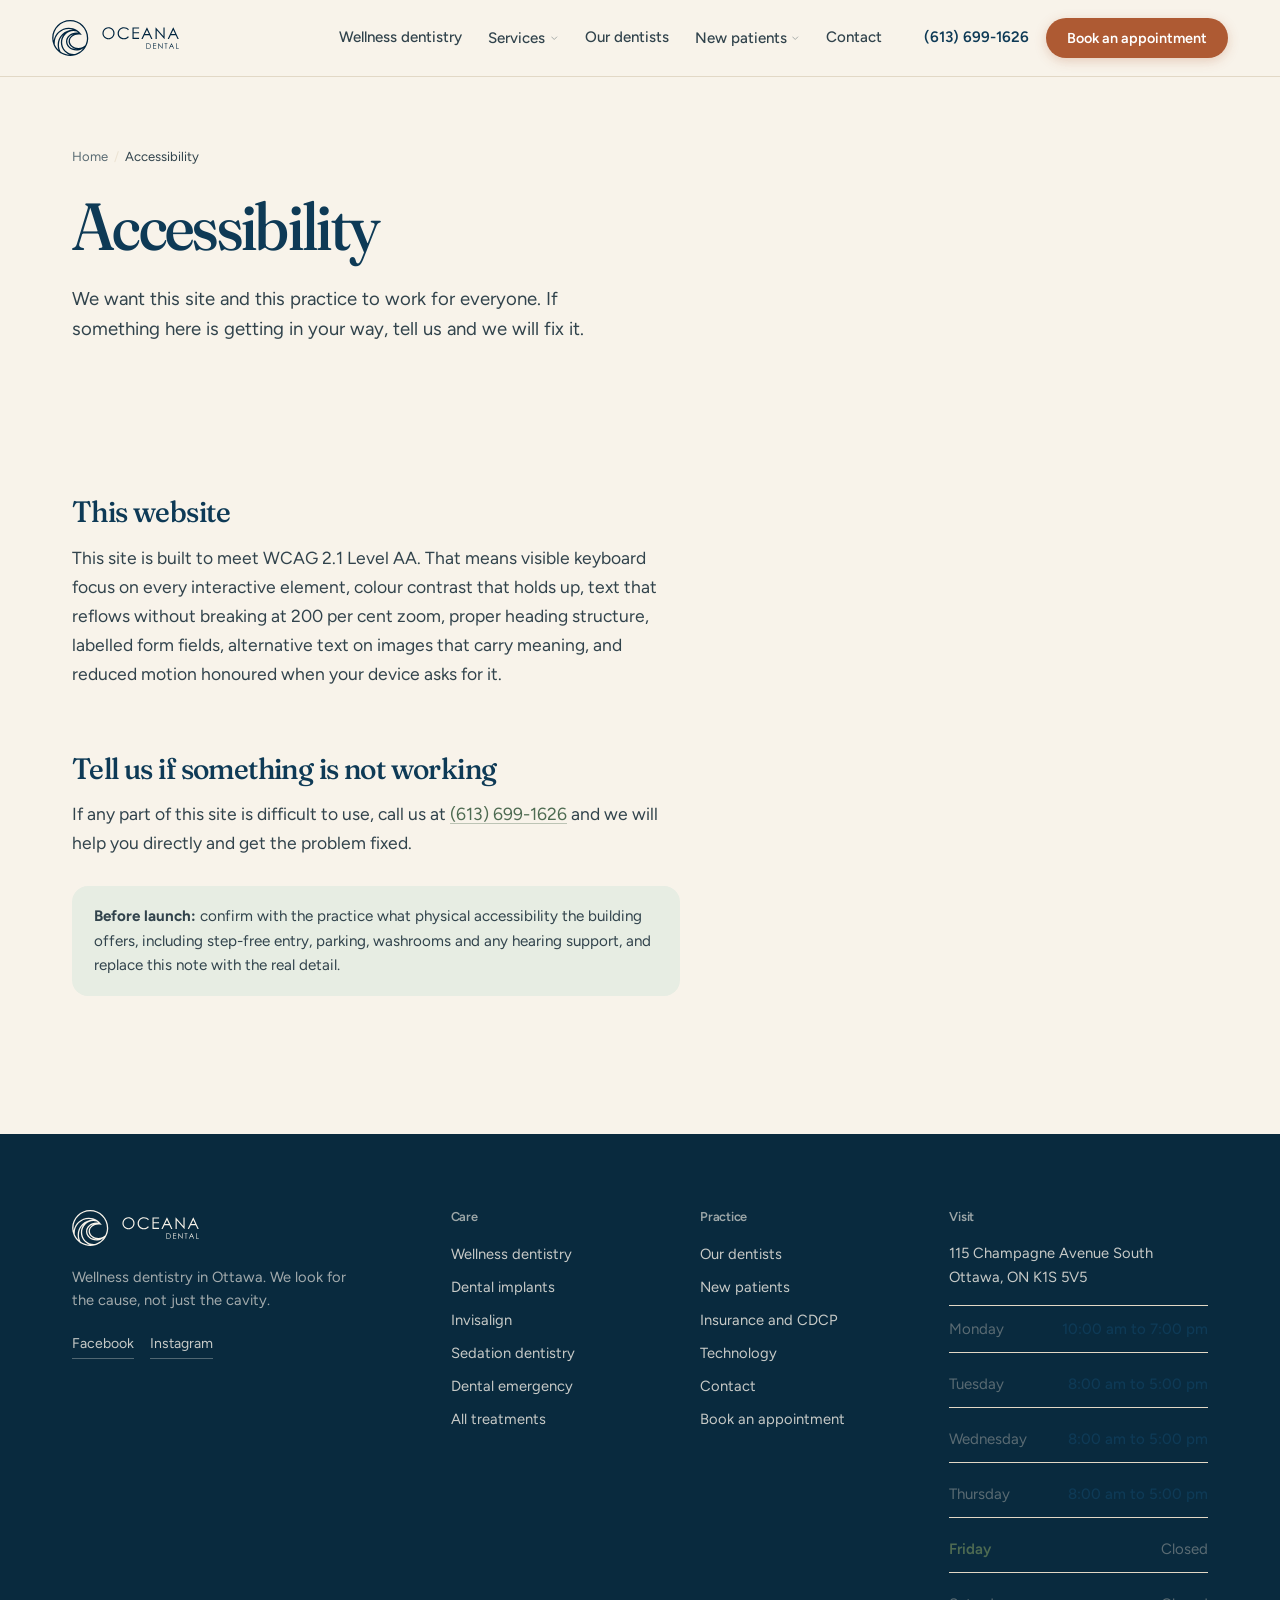
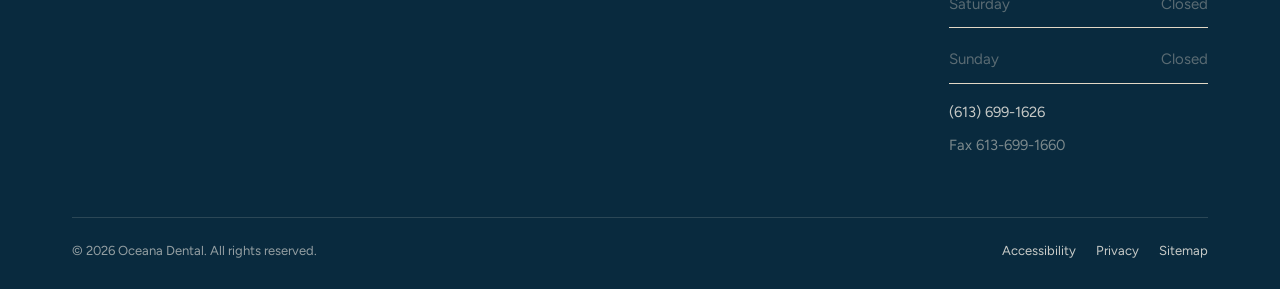
<file: accessibility.html>
<!doctype html>
<html lang="en-CA">
<head>
<meta charset="utf-8">
<meta name="viewport" content="width=device-width,initial-scale=1">
<title>Accessibility | Oceana Dental</title>
<meta name="description" content="How Oceana Dental approaches accessibility on this website and in the practice.">
<link rel="canonical" href="https://oceanadental.ca/accessibility.html">
<meta name="robots" content="noindex,nofollow">
<meta name="theme-color" content="#00243f">
<meta property="og:type" content="website">
<meta property="og:site_name" content="Oceana Dental">
<meta property="og:title" content="Accessibility | Oceana Dental">
<meta property="og:description" content="How Oceana Dental approaches accessibility on this website and in the practice.">
<meta property="og:url" content="https://oceanadental.ca/accessibility.html">
<meta property="og:locale" content="en_CA">
<meta name="twitter:card" content="summary_large_image">
<link rel="icon" href="assets/img/favicon.1d375e16.svg" type="image/svg+xml">
<link rel="apple-touch-icon" href="assets/img/favicon.1d375e16.svg">
<link rel="preconnect" href="https://fonts.googleapis.com"><link rel="preconnect" href="https://fonts.gstatic.com" crossorigin><link rel="stylesheet" href="https://fonts.googleapis.com/css2?family=Fraunces:ital,opsz,wght@0,9..144,300..700;1,9..144,300..700&family=Figtree:wght@400;500;600;700&display=swap">
<link rel="stylesheet" href="assets/css/site.9e668e91.css">

<script>document.documentElement.setAttribute("data-intro","");</script>
<script type="application/ld+json">{"@context":"https://schema.org","@type":"Dentist","@id":"https://oceanadental.ca/#practice","name":"Oceana Dental","url":"https://oceanadental.ca","telephone":"(613) 699-1626","faxNumber":"613-699-1660","image":"https://oceanadental.ca/assets/img/logo.46053a9a.svg","priceRange":"$$","address":{"@type":"PostalAddress","streetAddress":"115 Champagne Avenue South","addressLocality":"Ottawa","addressRegion":"ON","postalCode":"K1S 5V5","addressCountry":"CA"},"geo":{"@type":"GeoCoordinates","latitude":45.3982055,"longitude":-75.7109552},"hasMap":"https://maps.app.goo.gl/BRhoStTDBjFMYJ9u7","sameAs":["https://www.facebook.com/oceanadental.ca","https://www.instagram.com/oceanadental/"],"openingHoursSpecification":[{"@type":"OpeningHoursSpecification","dayOfWeek":"https://schema.org/Monday","opens":"10:00","closes":"19:00"},{"@type":"OpeningHoursSpecification","dayOfWeek":"https://schema.org/Tuesday","opens":"08:00","closes":"17:00"},{"@type":"OpeningHoursSpecification","dayOfWeek":"https://schema.org/Wednesday","opens":"08:00","closes":"17:00"},{"@type":"OpeningHoursSpecification","dayOfWeek":"https://schema.org/Thursday","opens":"08:00","closes":"17:00"}],"areaServed":[{"@type":"City","name":"Ottawa"},{"@type":"City","name":"Nepean"},{"@type":"City","name":"Gatineau"}],"aggregateRating":{"@type":"AggregateRating","ratingValue":"4.8","reviewCount":"39","bestRating":"5"},"medicalSpecialty":"Dentistry","availableService":[{"@type":"MedicalProcedure","name":"Preventive dentistry"},{"@type":"MedicalProcedure","name":"Teeth cleaning"},{"@type":"MedicalProcedure","name":"Family dentistry"},{"@type":"MedicalProcedure","name":"Children's dentistry"},{"@type":"MedicalProcedure","name":"Seniors dentistry"},{"@type":"MedicalProcedure","name":"Students dentistry"},{"@type":"MedicalProcedure","name":"Oral cancer screening"},{"@type":"MedicalProcedure","name":"Mouth guards"},{"@type":"MedicalProcedure","name":"Thumb sucking"},{"@type":"MedicalProcedure","name":"Wellness dentistry"},{"@type":"MedicalProcedure","name":"Oral bacteria and biocompatibility testing"},{"@type":"MedicalProcedure","name":"Safe mercury amalgam removal (SMART)"},{"@type":"MedicalProcedure","name":"Sleep apnea and airway"},{"@type":"MedicalProcedure","name":"Bruxism and clenching"}]}</script>
<script type="application/ld+json">{"@context":"https://schema.org","@type":"BreadcrumbList","itemListElement":[{"@type":"ListItem","position":1,"name":"Home","item":"https://oceanadental.ca"},{"@type":"ListItem","position":2,"name":"Accessibility","item":"https://oceanadental.ca/accessibility.html"}]}</script>
</head>
<body>
<div class="guides" id="guides" aria-hidden="true"></div>
<a class="skip" href="#main">Skip to content</a>
<header class="hdr" id="hdr"><div class="hdr-in">
<a class="brand" href="index.html" aria-label="Oceana Dental, home"><svg class="lg" viewBox="0 0 211 60" width="134" height="38" role="img" aria-label="Oceana Dental"><title>Oceana Dental</title><path d="M93.7401 11.9757C96.6461 11.9757 99.0785 12.9438 101.037 14.8802C102.995 16.8165 103.974 19.2003 103.974 22.0316C103.974 24.8365 102.997 27.2161 101.043 29.1698C99.0895 31.1234 96.7078 32.1006 93.8966 32.1006C91.0509 32.1006 88.649 31.1283 86.6911 29.1829C84.7332 27.2376 83.7539 24.8842 83.7539 22.1228C83.7539 20.2819 84.1999 18.5759 85.092 17.004C85.984 15.4321 87.2001 14.2011 88.7404 13.3111C90.2807 12.4203 91.947 11.9757 93.7401 11.9757ZM93.8246 13.838C92.4048 13.838 91.0592 14.2073 89.7869 14.9459C88.5153 15.6845 87.5222 16.6796 86.8075 17.9313C86.0934 19.183 85.7361 20.5779 85.7361 22.1159C85.7361 24.3932 86.5263 26.3157 88.1074 27.8849C89.6886 29.4533 91.5938 30.2376 93.8239 30.2376C95.3136 30.2376 96.6919 29.8773 97.9593 29.1553C99.2267 28.434 100.215 27.4478 100.925 26.1961C101.635 24.9444 101.99 23.5544 101.99 22.0246C101.99 20.5039 101.635 19.1284 100.925 17.8988C100.215 16.6692 99.2156 15.6852 97.9267 14.9459C96.6378 14.208 95.2707 13.838 93.8246 13.838Z" fill="#00243f"></path><path d="M127.86 16.0136L126.347 17.1727C125.512 16.087 124.509 15.2647 123.339 14.7045C122.17 14.1444 120.885 13.8643 119.485 13.8643C117.954 13.8643 116.536 14.2315 115.232 14.9652C113.928 15.699 112.917 16.6845 112.199 17.9223C111.482 19.1595 111.123 20.5516 111.123 22.0973C111.123 24.4333 111.925 26.3828 113.53 27.9457C115.135 29.5087 117.158 30.2901 119.602 30.2901C122.29 30.2901 124.538 29.2396 126.347 27.138L127.86 28.2846C126.903 29.5004 125.709 30.4402 124.279 31.1048C122.848 31.7693 121.251 32.1013 119.485 32.1013C116.128 32.1013 113.48 30.9858 111.541 28.7535C109.915 26.869 109.102 24.5938 109.102 21.9278C109.102 19.1229 110.086 16.7633 112.056 14.8484C114.026 12.9335 116.493 11.9763 119.459 11.9763C121.251 11.9763 122.868 12.3304 124.312 13.0379C125.755 13.7453 126.938 14.737 127.86 16.0136Z" fill="#00243f"></path><path d="M133.883 12.4577H144.879V14.3332H135.801V20.3379H144.801V22.2134H135.801V29.7424H144.801V31.6179H133.883V12.4577Z" fill="#00243f"></path><path d="M158.2 12.4577L167.149 31.6186H165.077L162.059 25.3144H153.793L150.803 31.6186H148.664L157.731 12.4577H158.2ZM157.958 16.5282L154.67 23.4638H161.231L157.958 16.5282Z" fill="#00243f"></path><path d="M172.297 31.6186V12.4577H172.714L185.486 27.1456V12.4577H187.377V31.6186H186.946L174.28 17.1098V31.6186H172.297Z" fill="#00243f"></path><path d="M202.052 12.4577L211 31.6186H208.929L205.911 25.3144H197.644L194.655 31.6186H192.516L201.582 12.4577H202.052ZM201.81 16.5282L198.522 23.4638H205.082L201.81 16.5282Z" fill="#00243f"></path><path d="M156.836 47.9939V38.8619H158.732C160.1 38.8619 161.092 38.9719 161.71 39.1911C162.597 39.5016 163.291 40.0396 163.79 40.8052C164.289 41.5707 164.539 42.4836 164.539 43.5431C164.539 44.458 164.341 45.263 163.946 45.958C163.55 46.653 163.036 47.1668 162.404 47.4974C161.772 47.8286 160.886 47.9939 159.746 47.9939H156.836ZM157.712 47.1309H158.769C160.033 47.1309 160.91 47.052 161.399 46.895C162.086 46.6717 162.627 46.2699 163.021 45.689C163.415 45.1081 163.612 44.3978 163.612 43.5583C163.612 42.6772 163.399 41.9248 162.971 41.3004C162.544 40.6759 161.95 40.2478 161.187 40.0161C160.615 39.8426 159.672 39.7554 158.358 39.7554H157.711V47.1309H157.712Z" fill="#00243f"></path><path d="M168.152 38.8619H173.394V39.7561H169.067V42.6178H173.356V43.5119H169.067V47.1004H173.356V47.9939H168.152V38.8619Z" fill="#00243f"></path><path d="M176.809 47.9939V38.8619H177.007L183.094 45.8618V38.8619H183.995V47.9939H183.79L177.754 41.0784V47.9939H176.809Z" fill="#00243f"></path><path d="M187.148 39.7554V38.8612H192.159V39.7554H190.12V47.9939H189.187V39.7554H187.148Z" fill="#00243f"></path><path d="M199.049 38.8619L203.314 47.9939H202.327L200.889 44.9891H196.949L195.523 47.9939H194.504L198.825 38.8619H199.049ZM198.934 40.8017L197.366 44.1074H200.493L198.934 40.8017Z" fill="#00243f"></path><path d="M206.562 38.8619H207.477V47.1122H210.996V47.9939H206.562V38.8619Z" fill="#00243f"></path><path d="M30.0474 0C13.4776 0 8.54913e-05 13.457 8.54913e-05 29.9969C-0.00961053 34.0335 0.805548 38.0293 2.39639 41.7395C4.60016 46.8833 8.19322 51.3134 12.7732 54.536C13.4589 55.0243 14.2158 55.5001 15.0081 55.9648C22.152 60.0975 30.6866 61.1072 38.6 58.7566C40.2594 58.269 41.871 57.6335 43.4161 56.8576C44.6842 56.231 45.9031 55.5111 47.0639 54.7034C50.72 52.1882 53.7763 48.9005 56.0168 45.0735C56.4102 44.3888 56.7793 43.7042 57.1069 43.0258C57.7821 41.6226 58.3501 40.1704 58.8058 38.6814C59.0627 37.8481 59.283 36.9788 59.4616 36.1102C59.6403 35.2409 59.7899 34.3371 59.891 33.4201C60.0233 32.2839 60.0884 31.1414 60.0877 29.9976C60.0884 13.457 46.6116 0 30.0474 0ZM4.47064 41.1033C4.35637 40.1731 4.30096 39.2368 4.30373 38.2997C4.30373 25.4561 14.7706 15.0109 27.6337 15.0109C29.9954 15.0047 32.3432 15.3615 34.5962 16.0697C20.5473 16.0697 9.12058 27.4852 9.12058 41.5134C9.11227 44.3584 9.59015 47.1848 10.5327 49.8694C7.96675 47.3632 5.90912 44.3868 4.47064 41.1033ZM14.2879 52.9648C8.83108 43.3066 10.9504 31.1463 19.354 23.8967C16.1917 27.7237 14.4693 32.5349 14.4846 37.4961C14.4846 46.8349 20.564 54.9648 29.1588 57.8334C23.8364 57.6729 18.6725 55.9828 14.2879 52.9648ZM48.6201 50.7505C47.7101 51.5658 46.7467 52.3196 45.7355 53.0063L45.6877 53.0423C43.3669 54.6252 40.8155 55.8417 38.1241 56.6487C37.4025 56.7331 36.676 56.7753 35.9488 56.7739C25.3032 56.7739 16.6426 48.1267 16.6426 37.4961C16.6426 27.194 25.029 18.5517 35.3109 18.2301C37.149 18.2861 38.9732 18.56 40.7469 19.0454C41.6791 19.681 42.5635 20.3829 43.3939 21.1464C42.3495 20.9742 41.2934 20.8884 40.2351 20.8898C30.7697 20.8898 23.0683 27.6152 23.0683 35.8882C23.0683 44.1613 30.7697 50.8929 40.2351 50.8929C43.6384 50.8929 46.9288 50.0236 49.7421 48.375C50.3058 48.0548 50.8474 47.6972 51.3634 47.3037C51.4818 47.2256 51.5954 47.1398 51.7034 47.0472C51.9064 46.958 52.1031 46.8625 52.2997 46.7616C51.2055 48.209 49.9734 49.5444 48.6201 50.7505ZM35.8532 23.5986C30.7503 25.8897 27.3588 30.324 27.3588 35.3537C27.3588 42.2284 33.7132 47.9116 41.8668 48.6675C41.3301 48.7152 40.7878 48.7394 40.2337 48.7394C31.9603 48.7394 25.2243 42.9781 25.2243 35.8896C25.225 30.1096 29.7073 25.2113 35.8532 23.5986ZM57.9248 30.6573V30.6746C57.9013 31.6089 57.8299 32.5439 57.7164 33.4484L57.7046 33.5556V33.5612C57.609 34.3454 57.474 35.1241 57.2987 35.8945C57.0432 37.1033 56.7031 38.2928 56.28 39.4539L56.2024 39.5369V39.6621C55.9406 40.382 55.6359 41.0963 55.2785 41.846C55.0991 42.0548 54.8969 42.263 54.6704 42.4829C54.4758 42.6759 54.2708 42.8591 54.0561 43.0306C53.2202 43.7409 52.3018 44.3487 51.3204 44.8397C51.1002 44.9469 50.8862 45.0534 50.6473 45.1551C50.4623 45.2443 50.2657 45.3211 50.0572 45.411C48.039 46.2028 45.8893 46.6046 43.7208 46.5949C35.9072 46.5949 29.5529 41.5542 29.5529 35.3523C29.5529 29.1567 35.9072 24.1152 43.7208 24.1152C44.6468 24.1138 45.5721 24.1851 46.487 24.3296C46.6719 24.3593 46.8506 24.3891 47.0286 24.4243C47.3506 24.4838 47.6664 24.5557 47.9767 24.6332L49.3715 24.9783L48.5612 23.7999C48.2627 23.3711 47.9414 22.9368 47.5896 22.5018C47.5591 22.4555 47.5251 22.4119 47.4877 22.3711C46.595 21.2563 45.606 20.2225 44.5311 19.2819C44.3587 19.1215 44.1793 18.9666 44.0006 18.8179C43.2651 18.1997 42.4957 17.6236 41.6951 17.0925C41.5046 16.9673 41.3134 16.8421 41.1285 16.7294C37.086 14.1942 32.4077 12.8512 27.6337 12.856C15.0691 12.856 4.45333 22.1643 2.48088 34.2347C2.26549 32.8323 2.15814 31.416 2.15884 29.9969C2.15884 14.6471 14.6702 2.15419 30.0481 2.15419C45.4204 2.15419 57.9317 14.6471 57.9317 29.9969C57.9304 30.223 57.9304 30.4367 57.9248 30.6573Z" fill="#00243f"></path></svg></a>
<nav class="nav" aria-label="Main">
<a href="wellness-dentistry.html">Wellness dentistry</a>
<div class="dd"><button type="button" aria-expanded="false" aria-controls="dd-svc">Services <svg class="car" viewBox="0 0 20 20" width="12" height="12" aria-hidden="true" focusable="false"><path d="M4 7l6 6 6-6" stroke="currentColor" stroke-width="1.9" fill="none" stroke-linecap="round" stroke-linejoin="round"/></svg></button>
<div class="dd-p wide" id="dd-svc"><a href="wellness-dentistry.html">Wellness dentistry<span>Root-cause care for your whole body</span></a><a href="dental-implants.html">Dental implants<span>Replace a missing tooth for good</span></a><a href="invisalign.html">Invisalign<span>Straighten teeth without brackets</span></a><a href="emergency-dentist.html">Emergency dentistry<span>In pain today? Start here</span></a><a href="sedation-dentistry.html">Sedation dentistry<span>IV sedation with Dr. Silver</span></a><a href="services.html#family-dentist">Family dentistry<span>Care for every age, under one roof</span></a><div class="dd-all"><a href="services.html"><strong>All 38 services</strong><span>The full list, grouped by what you need</span></a></div></div></div>
<a href="dentists.html">Our dentists</a>
<div class="dd"><button type="button" aria-expanded="false" aria-controls="dd-np">New patients <svg class="car" viewBox="0 0 20 20" width="12" height="12" aria-hidden="true" focusable="false"><path d="M4 7l6 6 6-6" stroke="currentColor" stroke-width="1.9" fill="none" stroke-linecap="round" stroke-linejoin="round"/></svg></button>
<div class="dd-p" id="dd-np"><a href="new-patients.html#first-visit">Your first visit<span>What the comprehensive exam covers</span></a><a href="new-patients.html#insurance">Insurance and CDCP<span>Insurance, CDCP and paying yourself</span></a><a href="new-patients.html#technology">Our technology<span>iTero, AIRFLOW, lasers, digital X-ray</span></a><a href="new-patients.html#comfort">Comfort and anxiety<span>How we handle dental anxiety</span></a><div class="dd-all"><a href="new-patients.html"><strong>New patient guide</strong><span>Everything before your first visit</span></a></div></div></div>
<a href="contact.html">Contact</a>
</nav>
<div class="hdr-cta">
<a class="hdr-tel" href="tel:+16136991626">(613) 699-1626</a>
<a class="btn btn-a btn-sm" href="book.html">Book an appointment</a>
</div>
<button class="burger" id="burger" aria-expanded="false" aria-controls="drawer" aria-label="Menu">
<i></i><i></i><i></i></button>
</div></header>
<div class="drawer" id="drawer" hidden>
<a href="index.html">Home</a>
<a href="wellness-dentistry.html">Wellness dentistry</a>
<details><summary>Services</summary><div class="sub"><a href="wellness-dentistry.html">Wellness dentistry</a><a href="dental-implants.html">Dental implants</a><a href="invisalign.html">Invisalign</a><a href="emergency-dentist.html">Emergency dentistry</a><a href="sedation-dentistry.html">Sedation dentistry</a><a href="services.html#family-dentist">Family dentistry</a><a href="services.html">All 38 services</a></div></details>
<a href="dentists.html">Our dentists</a>
<details><summary>New patients</summary><div class="sub"><a href="new-patients.html#first-visit">Your first visit</a><a href="new-patients.html#insurance">Insurance and CDCP</a><a href="new-patients.html#technology">Our technology</a><a href="new-patients.html#comfort">Comfort and anxiety</a><a href="new-patients.html">New patient guide</a></div></details>
<a href="emergency-dentist.html">Dental emergency</a>
<a href="contact.html">Contact</a>
<div class="btns">
<a class="btn btn-a btn-lg" href="book.html"><svg viewBox="0 0 20 20" width="20" height="20" aria-hidden="true" focusable="false"><rect x="2.5" y="4" width="15" height="14" rx="2.4" stroke="currentColor" stroke-width="1.5" fill="none"/><path d="M2.5 8h15M6.5 2v3.4M13.5 2v3.4" stroke="currentColor" stroke-width="1.5" stroke-linecap="round"/><circle cx="7" cy="12" r="1.1" fill="currentColor"/><circle cx="10" cy="12" r="1.1" fill="currentColor"/><circle cx="13" cy="12" r="1.1" fill="currentColor"/></svg> Book an appointment</a>
<a class="btn btn-b btn-lg" href="tel:+16136991626"><svg viewBox="0 0 20 20" width="20" height="20" aria-hidden="true" focusable="false"><path d="M2.5 4.6c0-1.2 1-2.1 2.1-2.1h1.9c.9 0 1.7.6 1.9 1.5l.6 2.3c.2.7-.1 1.5-.7 1.9l-1.1.8a11.7 11.7 0 0 0 5.3 5.3l.8-1.1c.4-.6 1.2-.9 1.9-.7l2.3.6c.9.2 1.5 1 1.5 1.9v1.9c0 1.2-1 2.1-2.1 2.1h-.9C8.2 19 1 11.8 1 5.5v-.9Z" fill="currentColor"/></svg> (613) 699-1626</a>
</div></div>
<main id="main">

<section class="opener"><div class="wrap"><div class="crumb"><a href="index.html">Home</a><span>/</span><span>Accessibility</span></div>
<h1>Accessibility</h1><p class="lede">We want this site and this practice to work for everyone. If something here is getting in your way, tell us and we will fix it.</p></div></section>
<section class="sec"><div class="wrap"><div class="prose">
<h2>This website</h2>
<p>This site is built to meet WCAG 2.1 Level AA. That means visible keyboard focus on every
interactive element, colour contrast that holds up, text that reflows without breaking at 200 per
cent zoom, proper heading structure, labelled form fields, alternative text on images that carry
meaning, and reduced motion honoured when your device asks for it.</p>
<h2>Tell us if something is not working</h2>
<p>If any part of this site is difficult to use, call us at <a href="tel:+16136991626">(613) 699-1626</a> and we
will help you directly and get the problem fixed.</p>
<div class="note"><b>Before launch:</b> confirm with the practice what physical
accessibility the building offers, including step-free entry, parking, washrooms and any hearing
support, and replace this note with the real detail.</div>
</div></div></section>
</main>
<footer class="ftr"><div class="wrap">
<div class="ftr-g">
<div class="ftr-brand"><a class="brand" href="index.html" aria-label="Oceana Dental, home"><svg class="lg" viewBox="0 0 211 60" width="134" height="38" role="img" aria-label="Oceana Dental"><title>Oceana Dental</title><path d="M93.7401 11.9757C96.6461 11.9757 99.0785 12.9438 101.037 14.8802C102.995 16.8165 103.974 19.2003 103.974 22.0316C103.974 24.8365 102.997 27.2161 101.043 29.1698C99.0895 31.1234 96.7078 32.1006 93.8966 32.1006C91.0509 32.1006 88.649 31.1283 86.6911 29.1829C84.7332 27.2376 83.7539 24.8842 83.7539 22.1228C83.7539 20.2819 84.1999 18.5759 85.092 17.004C85.984 15.4321 87.2001 14.2011 88.7404 13.3111C90.2807 12.4203 91.947 11.9757 93.7401 11.9757ZM93.8246 13.838C92.4048 13.838 91.0592 14.2073 89.7869 14.9459C88.5153 15.6845 87.5222 16.6796 86.8075 17.9313C86.0934 19.183 85.7361 20.5779 85.7361 22.1159C85.7361 24.3932 86.5263 26.3157 88.1074 27.8849C89.6886 29.4533 91.5938 30.2376 93.8239 30.2376C95.3136 30.2376 96.6919 29.8773 97.9593 29.1553C99.2267 28.434 100.215 27.4478 100.925 26.1961C101.635 24.9444 101.99 23.5544 101.99 22.0246C101.99 20.5039 101.635 19.1284 100.925 17.8988C100.215 16.6692 99.2156 15.6852 97.9267 14.9459C96.6378 14.208 95.2707 13.838 93.8246 13.838Z" fill="#ffffff"></path><path d="M127.86 16.0136L126.347 17.1727C125.512 16.087 124.509 15.2647 123.339 14.7045C122.17 14.1444 120.885 13.8643 119.485 13.8643C117.954 13.8643 116.536 14.2315 115.232 14.9652C113.928 15.699 112.917 16.6845 112.199 17.9223C111.482 19.1595 111.123 20.5516 111.123 22.0973C111.123 24.4333 111.925 26.3828 113.53 27.9457C115.135 29.5087 117.158 30.2901 119.602 30.2901C122.29 30.2901 124.538 29.2396 126.347 27.138L127.86 28.2846C126.903 29.5004 125.709 30.4402 124.279 31.1048C122.848 31.7693 121.251 32.1013 119.485 32.1013C116.128 32.1013 113.48 30.9858 111.541 28.7535C109.915 26.869 109.102 24.5938 109.102 21.9278C109.102 19.1229 110.086 16.7633 112.056 14.8484C114.026 12.9335 116.493 11.9763 119.459 11.9763C121.251 11.9763 122.868 12.3304 124.312 13.0379C125.755 13.7453 126.938 14.737 127.86 16.0136Z" fill="#ffffff"></path><path d="M133.883 12.4577H144.879V14.3332H135.801V20.3379H144.801V22.2134H135.801V29.7424H144.801V31.6179H133.883V12.4577Z" fill="#ffffff"></path><path d="M158.2 12.4577L167.149 31.6186H165.077L162.059 25.3144H153.793L150.803 31.6186H148.664L157.731 12.4577H158.2ZM157.958 16.5282L154.67 23.4638H161.231L157.958 16.5282Z" fill="#ffffff"></path><path d="M172.297 31.6186V12.4577H172.714L185.486 27.1456V12.4577H187.377V31.6186H186.946L174.28 17.1098V31.6186H172.297Z" fill="#ffffff"></path><path d="M202.052 12.4577L211 31.6186H208.929L205.911 25.3144H197.644L194.655 31.6186H192.516L201.582 12.4577H202.052ZM201.81 16.5282L198.522 23.4638H205.082L201.81 16.5282Z" fill="#ffffff"></path><path d="M156.836 47.9939V38.8619H158.732C160.1 38.8619 161.092 38.9719 161.71 39.1911C162.597 39.5016 163.291 40.0396 163.79 40.8052C164.289 41.5707 164.539 42.4836 164.539 43.5431C164.539 44.458 164.341 45.263 163.946 45.958C163.55 46.653 163.036 47.1668 162.404 47.4974C161.772 47.8286 160.886 47.9939 159.746 47.9939H156.836ZM157.712 47.1309H158.769C160.033 47.1309 160.91 47.052 161.399 46.895C162.086 46.6717 162.627 46.2699 163.021 45.689C163.415 45.1081 163.612 44.3978 163.612 43.5583C163.612 42.6772 163.399 41.9248 162.971 41.3004C162.544 40.6759 161.95 40.2478 161.187 40.0161C160.615 39.8426 159.672 39.7554 158.358 39.7554H157.711V47.1309H157.712Z" fill="#ffffff"></path><path d="M168.152 38.8619H173.394V39.7561H169.067V42.6178H173.356V43.5119H169.067V47.1004H173.356V47.9939H168.152V38.8619Z" fill="#ffffff"></path><path d="M176.809 47.9939V38.8619H177.007L183.094 45.8618V38.8619H183.995V47.9939H183.79L177.754 41.0784V47.9939H176.809Z" fill="#ffffff"></path><path d="M187.148 39.7554V38.8612H192.159V39.7554H190.12V47.9939H189.187V39.7554H187.148Z" fill="#ffffff"></path><path d="M199.049 38.8619L203.314 47.9939H202.327L200.889 44.9891H196.949L195.523 47.9939H194.504L198.825 38.8619H199.049ZM198.934 40.8017L197.366 44.1074H200.493L198.934 40.8017Z" fill="#ffffff"></path><path d="M206.562 38.8619H207.477V47.1122H210.996V47.9939H206.562V38.8619Z" fill="#ffffff"></path><path d="M30.0474 0C13.4776 0 8.54913e-05 13.457 8.54913e-05 29.9969C-0.00961053 34.0335 0.805548 38.0293 2.39639 41.7395C4.60016 46.8833 8.19322 51.3134 12.7732 54.536C13.4589 55.0243 14.2158 55.5001 15.0081 55.9648C22.152 60.0975 30.6866 61.1072 38.6 58.7566C40.2594 58.269 41.871 57.6335 43.4161 56.8576C44.6842 56.231 45.9031 55.5111 47.0639 54.7034C50.72 52.1882 53.7763 48.9005 56.0168 45.0735C56.4102 44.3888 56.7793 43.7042 57.1069 43.0258C57.7821 41.6226 58.3501 40.1704 58.8058 38.6814C59.0627 37.8481 59.283 36.9788 59.4616 36.1102C59.6403 35.2409 59.7899 34.3371 59.891 33.4201C60.0233 32.2839 60.0884 31.1414 60.0877 29.9976C60.0884 13.457 46.6116 0 30.0474 0ZM4.47064 41.1033C4.35637 40.1731 4.30096 39.2368 4.30373 38.2997C4.30373 25.4561 14.7706 15.0109 27.6337 15.0109C29.9954 15.0047 32.3432 15.3615 34.5962 16.0697C20.5473 16.0697 9.12058 27.4852 9.12058 41.5134C9.11227 44.3584 9.59015 47.1848 10.5327 49.8694C7.96675 47.3632 5.90912 44.3868 4.47064 41.1033ZM14.2879 52.9648C8.83108 43.3066 10.9504 31.1463 19.354 23.8967C16.1917 27.7237 14.4693 32.5349 14.4846 37.4961C14.4846 46.8349 20.564 54.9648 29.1588 57.8334C23.8364 57.6729 18.6725 55.9828 14.2879 52.9648ZM48.6201 50.7505C47.7101 51.5658 46.7467 52.3196 45.7355 53.0063L45.6877 53.0423C43.3669 54.6252 40.8155 55.8417 38.1241 56.6487C37.4025 56.7331 36.676 56.7753 35.9488 56.7739C25.3032 56.7739 16.6426 48.1267 16.6426 37.4961C16.6426 27.194 25.029 18.5517 35.3109 18.2301C37.149 18.2861 38.9732 18.56 40.7469 19.0454C41.6791 19.681 42.5635 20.3829 43.3939 21.1464C42.3495 20.9742 41.2934 20.8884 40.2351 20.8898C30.7697 20.8898 23.0683 27.6152 23.0683 35.8882C23.0683 44.1613 30.7697 50.8929 40.2351 50.8929C43.6384 50.8929 46.9288 50.0236 49.7421 48.375C50.3058 48.0548 50.8474 47.6972 51.3634 47.3037C51.4818 47.2256 51.5954 47.1398 51.7034 47.0472C51.9064 46.958 52.1031 46.8625 52.2997 46.7616C51.2055 48.209 49.9734 49.5444 48.6201 50.7505ZM35.8532 23.5986C30.7503 25.8897 27.3588 30.324 27.3588 35.3537C27.3588 42.2284 33.7132 47.9116 41.8668 48.6675C41.3301 48.7152 40.7878 48.7394 40.2337 48.7394C31.9603 48.7394 25.2243 42.9781 25.2243 35.8896C25.225 30.1096 29.7073 25.2113 35.8532 23.5986ZM57.9248 30.6573V30.6746C57.9013 31.6089 57.8299 32.5439 57.7164 33.4484L57.7046 33.5556V33.5612C57.609 34.3454 57.474 35.1241 57.2987 35.8945C57.0432 37.1033 56.7031 38.2928 56.28 39.4539L56.2024 39.5369V39.6621C55.9406 40.382 55.6359 41.0963 55.2785 41.846C55.0991 42.0548 54.8969 42.263 54.6704 42.4829C54.4758 42.6759 54.2708 42.8591 54.0561 43.0306C53.2202 43.7409 52.3018 44.3487 51.3204 44.8397C51.1002 44.9469 50.8862 45.0534 50.6473 45.1551C50.4623 45.2443 50.2657 45.3211 50.0572 45.411C48.039 46.2028 45.8893 46.6046 43.7208 46.5949C35.9072 46.5949 29.5529 41.5542 29.5529 35.3523C29.5529 29.1567 35.9072 24.1152 43.7208 24.1152C44.6468 24.1138 45.5721 24.1851 46.487 24.3296C46.6719 24.3593 46.8506 24.3891 47.0286 24.4243C47.3506 24.4838 47.6664 24.5557 47.9767 24.6332L49.3715 24.9783L48.5612 23.7999C48.2627 23.3711 47.9414 22.9368 47.5896 22.5018C47.5591 22.4555 47.5251 22.4119 47.4877 22.3711C46.595 21.2563 45.606 20.2225 44.5311 19.2819C44.3587 19.1215 44.1793 18.9666 44.0006 18.8179C43.2651 18.1997 42.4957 17.6236 41.6951 17.0925C41.5046 16.9673 41.3134 16.8421 41.1285 16.7294C37.086 14.1942 32.4077 12.8512 27.6337 12.856C15.0691 12.856 4.45333 22.1643 2.48088 34.2347C2.26549 32.8323 2.15814 31.416 2.15884 29.9969C2.15884 14.6471 14.6702 2.15419 30.0481 2.15419C45.4204 2.15419 57.9317 14.6471 57.9317 29.9969C57.9304 30.223 57.9304 30.4367 57.9248 30.6573Z" fill="#ffffff"></path></svg></a>
<p>Wellness dentistry in Ottawa. We look for the cause, not just the cavity.</p>
<div class="soc"><a href="https://www.facebook.com/oceanadental.ca" rel="noopener" target="_blank">Facebook</a>
<a href="https://www.instagram.com/oceanadental/" rel="noopener" target="_blank">Instagram</a></div></div>

<div><h2>Care</h2><ul>
<li><a href="wellness-dentistry.html">Wellness dentistry</a></li>
<li><a href="dental-implants.html">Dental implants</a></li>
<li><a href="invisalign.html">Invisalign</a></li>
<li><a href="sedation-dentistry.html">Sedation dentistry</a></li>
<li><a href="emergency-dentist.html">Dental emergency</a></li>
<li><a href="services.html">All treatments</a></li></ul></div>

<div><h2>Practice</h2><ul>
<li><a href="dentists.html">Our dentists</a></li>
<li><a href="new-patients.html">New patients</a></li>
<li><a href="new-patients.html#insurance">Insurance and CDCP</a></li>
<li><a href="new-patients.html#technology">Technology</a></li>
<li><a href="contact.html">Contact</a></li>
<li><a href="book.html">Book an appointment</a></li></ul></div>

<div><h2>Visit</h2>
<address class="addr" style="font-size:.92rem;color:rgba(240,233,220,.78);margin-bottom:1rem">
<a href="https://maps.app.goo.gl/BRhoStTDBjFMYJ9u7" rel="noopener" target="_blank">115 Champagne Avenue South<br>Ottawa, ON K1S 5V5</a></address>
<ul class="hours" style="margin-bottom:1rem"><li data-d="0"><b>Monday</b> <span>10:00 am to 7:00 pm</span></li><li data-d="1"><b>Tuesday</b> <span>8:00 am to 5:00 pm</span></li><li data-d="2"><b>Wednesday</b> <span>8:00 am to 5:00 pm</span></li><li data-d="3"><b>Thursday</b> <span>8:00 am to 5:00 pm</span></li><li class="shut" data-d="4"><b>Friday</b> <span>Closed</span></li><li class="shut" data-d="5"><b>Saturday</b> <span>Closed</span></li><li class="shut" data-d="6"><b>Sunday</b> <span>Closed</span></li></ul>
<ul><li><a href="tel:+16136991626">(613) 699-1626</a></li>
<li style="color:rgba(240,233,220,.5)">Fax 613-699-1660</li></ul></div>
</div>
<div class="ftr-b"><span>&copy; 2026 Oceana Dental. All rights reserved.</span>
<nav aria-label="Legal"><a href="accessibility.html">Accessibility</a><a href="privacy.html">Privacy</a>
<a href="sitemap.html">Sitemap</a></nav></div></div></footer>
<div class="bar"><a class="t" href="tel:+16136991626">Call</a><a class="b" href="book.html">Book</a></div>
<script src="assets/js/site.5d3785af.js" defer></script>

</body>
</html>
</file>
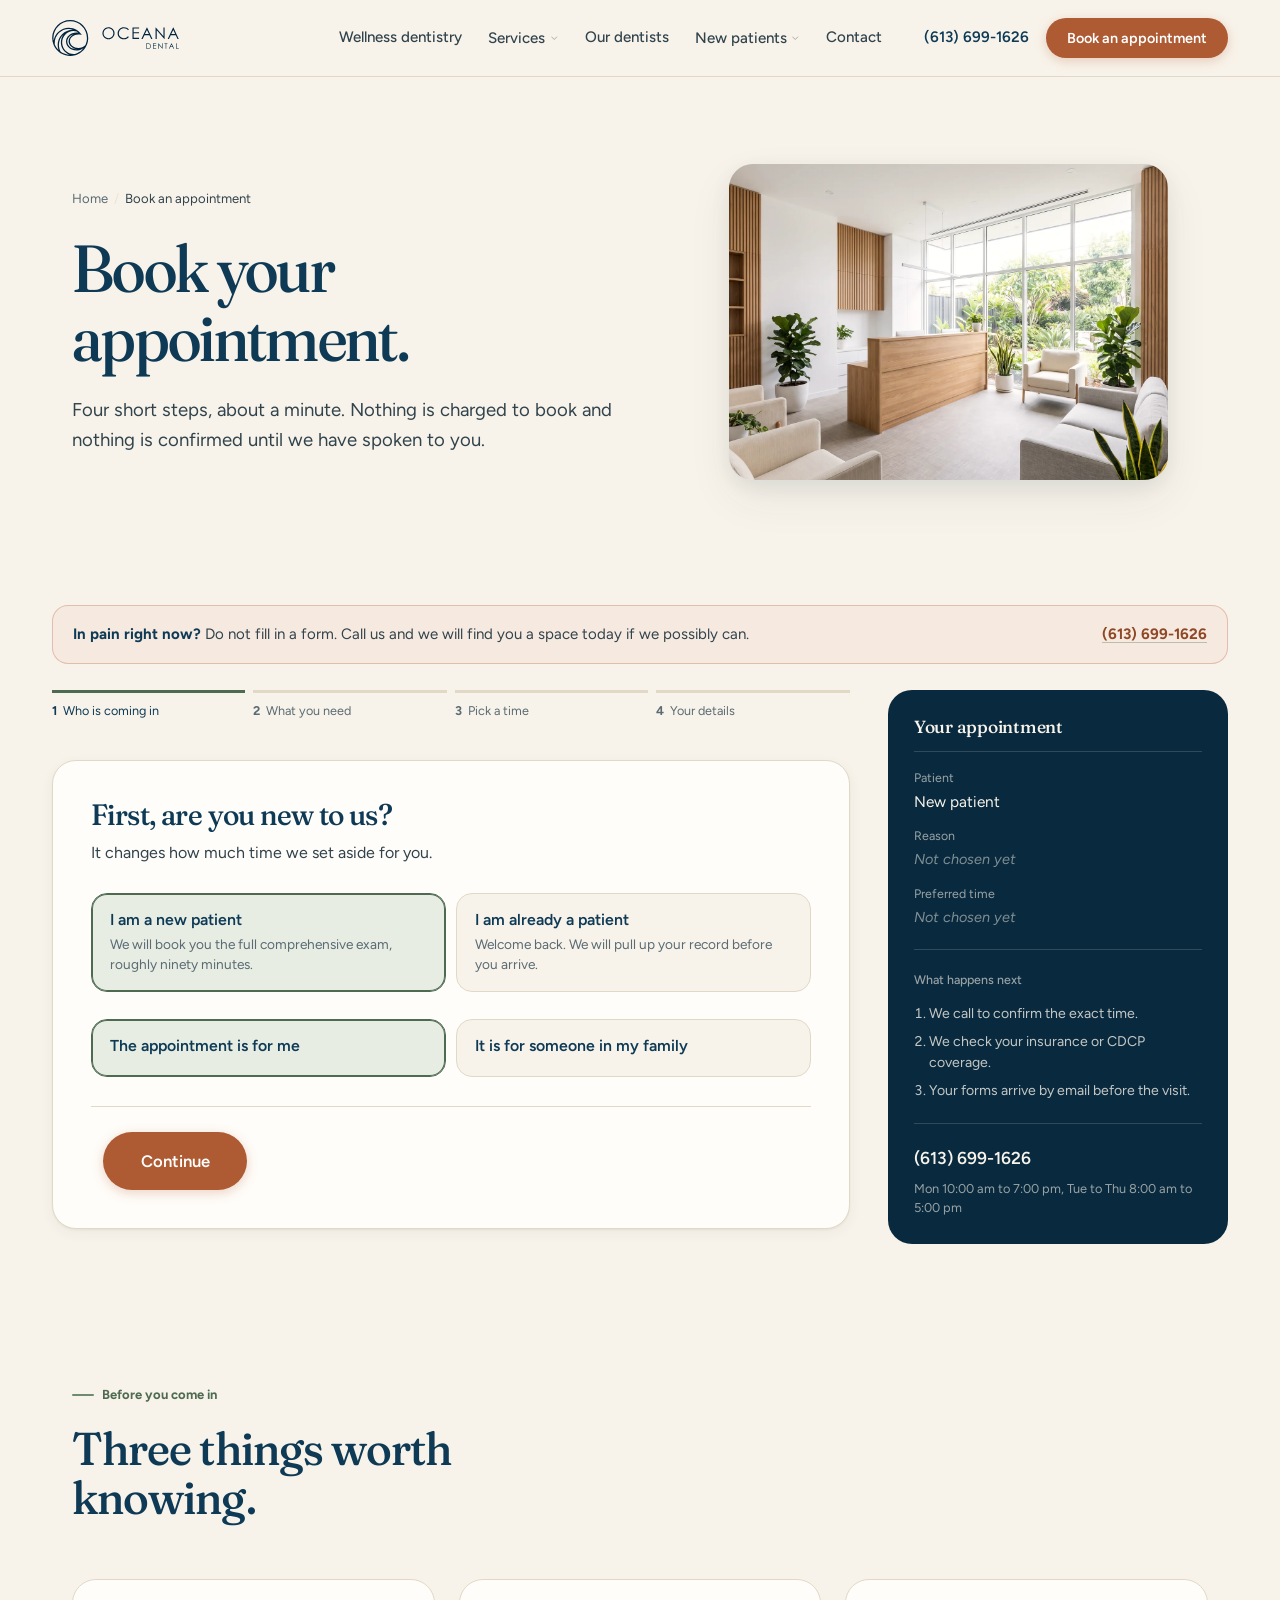
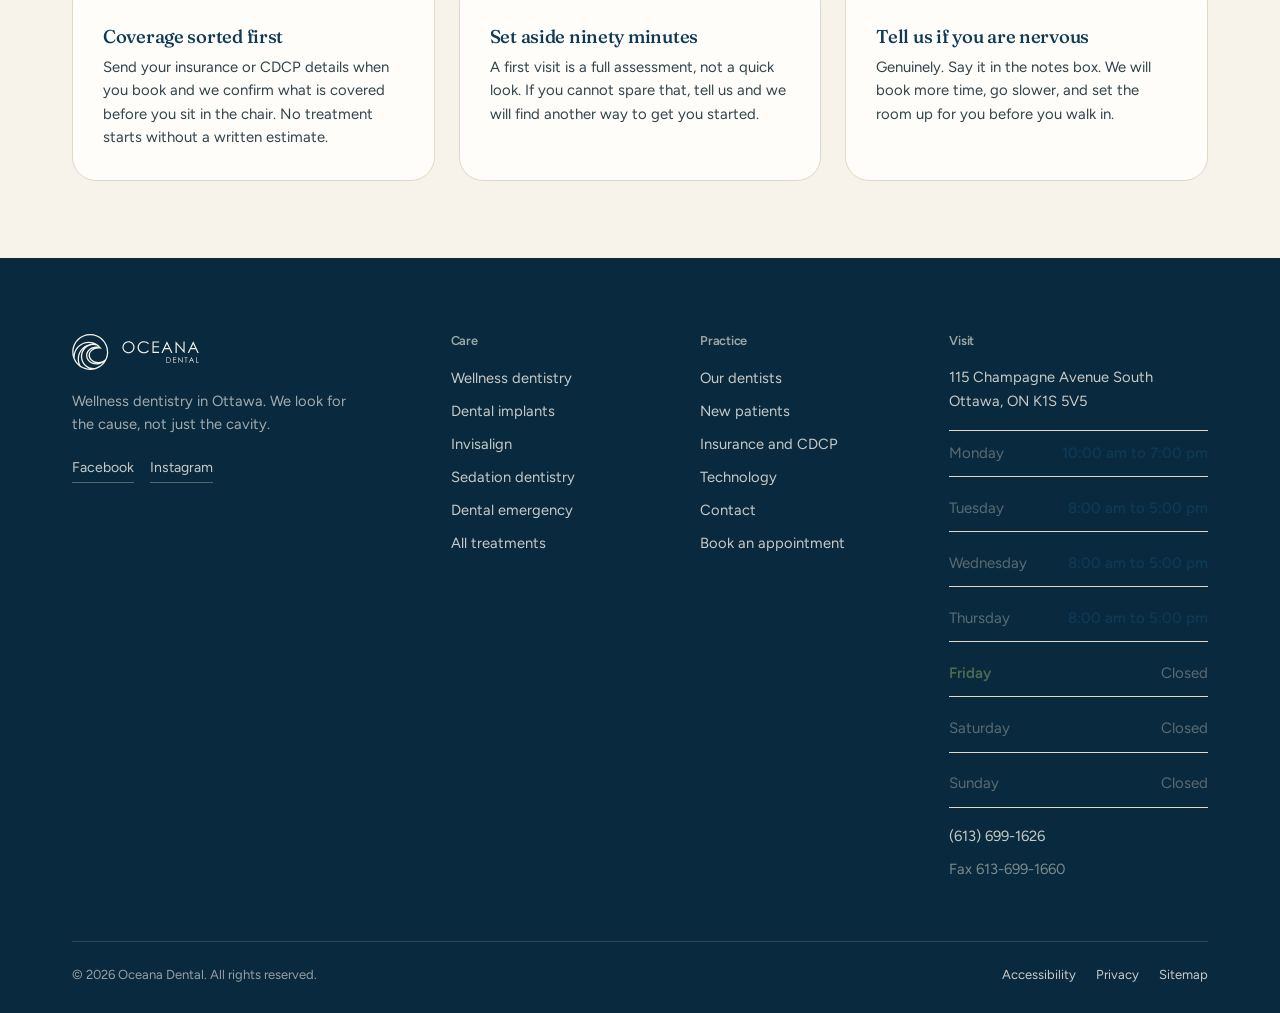
<file: book.html>
<!doctype html>
<html lang="en-CA">
<head>
<meta charset="utf-8">
<meta name="viewport" content="width=device-width,initial-scale=1">
<title>Book a Dental Appointment in Ottawa | Oceana Dental</title>
<meta name="description" content="Request an appointment with Oceana Dental in Ottawa in about a minute. Pick a day and a time that suit you, tell us about your coverage, and we confirm within one business day.">
<link rel="canonical" href="https://oceanadental.ca/book.html">
<meta name="robots" content="noindex,nofollow">
<meta name="theme-color" content="#00243f">
<meta property="og:type" content="website">
<meta property="og:site_name" content="Oceana Dental">
<meta property="og:title" content="Book a Dental Appointment in Ottawa | Oceana Dental">
<meta property="og:description" content="Request an appointment with Oceana Dental in Ottawa in about a minute. Pick a day and a time that suit you, tell us about your coverage, and we confirm within one business day.">
<meta property="og:url" content="https://oceanadental.ca/book.html">
<meta property="og:locale" content="en_CA">
<meta name="twitter:card" content="summary_large_image">
<link rel="icon" href="assets/img/favicon.1d375e16.svg" type="image/svg+xml">
<link rel="apple-touch-icon" href="assets/img/favicon.1d375e16.svg">
<link rel="preconnect" href="https://fonts.googleapis.com"><link rel="preconnect" href="https://fonts.gstatic.com" crossorigin><link rel="stylesheet" href="https://fonts.googleapis.com/css2?family=Fraunces:ital,opsz,wght@0,9..144,300..700;1,9..144,300..700&family=Figtree:wght@400;500;600;700&display=swap">
<link rel="stylesheet" href="assets/css/site.9e668e91.css">

<script>document.documentElement.setAttribute("data-intro","");</script>
<script type="application/ld+json">{"@context":"https://schema.org","@type":"Dentist","@id":"https://oceanadental.ca/#practice","name":"Oceana Dental","url":"https://oceanadental.ca","telephone":"(613) 699-1626","faxNumber":"613-699-1660","image":"https://oceanadental.ca/assets/img/logo.46053a9a.svg","priceRange":"$$","address":{"@type":"PostalAddress","streetAddress":"115 Champagne Avenue South","addressLocality":"Ottawa","addressRegion":"ON","postalCode":"K1S 5V5","addressCountry":"CA"},"geo":{"@type":"GeoCoordinates","latitude":45.3982055,"longitude":-75.7109552},"hasMap":"https://maps.app.goo.gl/BRhoStTDBjFMYJ9u7","sameAs":["https://www.facebook.com/oceanadental.ca","https://www.instagram.com/oceanadental/"],"openingHoursSpecification":[{"@type":"OpeningHoursSpecification","dayOfWeek":"https://schema.org/Monday","opens":"10:00","closes":"19:00"},{"@type":"OpeningHoursSpecification","dayOfWeek":"https://schema.org/Tuesday","opens":"08:00","closes":"17:00"},{"@type":"OpeningHoursSpecification","dayOfWeek":"https://schema.org/Wednesday","opens":"08:00","closes":"17:00"},{"@type":"OpeningHoursSpecification","dayOfWeek":"https://schema.org/Thursday","opens":"08:00","closes":"17:00"}],"areaServed":[{"@type":"City","name":"Ottawa"},{"@type":"City","name":"Nepean"},{"@type":"City","name":"Gatineau"}],"aggregateRating":{"@type":"AggregateRating","ratingValue":"4.8","reviewCount":"39","bestRating":"5"},"medicalSpecialty":"Dentistry","availableService":[{"@type":"MedicalProcedure","name":"Preventive dentistry"},{"@type":"MedicalProcedure","name":"Teeth cleaning"},{"@type":"MedicalProcedure","name":"Family dentistry"},{"@type":"MedicalProcedure","name":"Children's dentistry"},{"@type":"MedicalProcedure","name":"Seniors dentistry"},{"@type":"MedicalProcedure","name":"Students dentistry"},{"@type":"MedicalProcedure","name":"Oral cancer screening"},{"@type":"MedicalProcedure","name":"Mouth guards"},{"@type":"MedicalProcedure","name":"Thumb sucking"},{"@type":"MedicalProcedure","name":"Wellness dentistry"},{"@type":"MedicalProcedure","name":"Oral bacteria and biocompatibility testing"},{"@type":"MedicalProcedure","name":"Safe mercury amalgam removal (SMART)"},{"@type":"MedicalProcedure","name":"Sleep apnea and airway"},{"@type":"MedicalProcedure","name":"Bruxism and clenching"}]}</script>
<script type="application/ld+json">{"@context":"https://schema.org","@type":"BreadcrumbList","itemListElement":[{"@type":"ListItem","position":1,"name":"Home","item":"https://oceanadental.ca"},{"@type":"ListItem","position":2,"name":"Book an appointment","item":"https://oceanadental.ca/book.html"}]}</script>
</head>
<body>
<div class="guides" id="guides" aria-hidden="true"></div>
<a class="skip" href="#main">Skip to content</a>
<header class="hdr" id="hdr"><div class="hdr-in">
<a class="brand" href="index.html" aria-label="Oceana Dental, home"><svg class="lg" viewBox="0 0 211 60" width="134" height="38" role="img" aria-label="Oceana Dental"><title>Oceana Dental</title><path d="M93.7401 11.9757C96.6461 11.9757 99.0785 12.9438 101.037 14.8802C102.995 16.8165 103.974 19.2003 103.974 22.0316C103.974 24.8365 102.997 27.2161 101.043 29.1698C99.0895 31.1234 96.7078 32.1006 93.8966 32.1006C91.0509 32.1006 88.649 31.1283 86.6911 29.1829C84.7332 27.2376 83.7539 24.8842 83.7539 22.1228C83.7539 20.2819 84.1999 18.5759 85.092 17.004C85.984 15.4321 87.2001 14.2011 88.7404 13.3111C90.2807 12.4203 91.947 11.9757 93.7401 11.9757ZM93.8246 13.838C92.4048 13.838 91.0592 14.2073 89.7869 14.9459C88.5153 15.6845 87.5222 16.6796 86.8075 17.9313C86.0934 19.183 85.7361 20.5779 85.7361 22.1159C85.7361 24.3932 86.5263 26.3157 88.1074 27.8849C89.6886 29.4533 91.5938 30.2376 93.8239 30.2376C95.3136 30.2376 96.6919 29.8773 97.9593 29.1553C99.2267 28.434 100.215 27.4478 100.925 26.1961C101.635 24.9444 101.99 23.5544 101.99 22.0246C101.99 20.5039 101.635 19.1284 100.925 17.8988C100.215 16.6692 99.2156 15.6852 97.9267 14.9459C96.6378 14.208 95.2707 13.838 93.8246 13.838Z" fill="#00243f"></path><path d="M127.86 16.0136L126.347 17.1727C125.512 16.087 124.509 15.2647 123.339 14.7045C122.17 14.1444 120.885 13.8643 119.485 13.8643C117.954 13.8643 116.536 14.2315 115.232 14.9652C113.928 15.699 112.917 16.6845 112.199 17.9223C111.482 19.1595 111.123 20.5516 111.123 22.0973C111.123 24.4333 111.925 26.3828 113.53 27.9457C115.135 29.5087 117.158 30.2901 119.602 30.2901C122.29 30.2901 124.538 29.2396 126.347 27.138L127.86 28.2846C126.903 29.5004 125.709 30.4402 124.279 31.1048C122.848 31.7693 121.251 32.1013 119.485 32.1013C116.128 32.1013 113.48 30.9858 111.541 28.7535C109.915 26.869 109.102 24.5938 109.102 21.9278C109.102 19.1229 110.086 16.7633 112.056 14.8484C114.026 12.9335 116.493 11.9763 119.459 11.9763C121.251 11.9763 122.868 12.3304 124.312 13.0379C125.755 13.7453 126.938 14.737 127.86 16.0136Z" fill="#00243f"></path><path d="M133.883 12.4577H144.879V14.3332H135.801V20.3379H144.801V22.2134H135.801V29.7424H144.801V31.6179H133.883V12.4577Z" fill="#00243f"></path><path d="M158.2 12.4577L167.149 31.6186H165.077L162.059 25.3144H153.793L150.803 31.6186H148.664L157.731 12.4577H158.2ZM157.958 16.5282L154.67 23.4638H161.231L157.958 16.5282Z" fill="#00243f"></path><path d="M172.297 31.6186V12.4577H172.714L185.486 27.1456V12.4577H187.377V31.6186H186.946L174.28 17.1098V31.6186H172.297Z" fill="#00243f"></path><path d="M202.052 12.4577L211 31.6186H208.929L205.911 25.3144H197.644L194.655 31.6186H192.516L201.582 12.4577H202.052ZM201.81 16.5282L198.522 23.4638H205.082L201.81 16.5282Z" fill="#00243f"></path><path d="M156.836 47.9939V38.8619H158.732C160.1 38.8619 161.092 38.9719 161.71 39.1911C162.597 39.5016 163.291 40.0396 163.79 40.8052C164.289 41.5707 164.539 42.4836 164.539 43.5431C164.539 44.458 164.341 45.263 163.946 45.958C163.55 46.653 163.036 47.1668 162.404 47.4974C161.772 47.8286 160.886 47.9939 159.746 47.9939H156.836ZM157.712 47.1309H158.769C160.033 47.1309 160.91 47.052 161.399 46.895C162.086 46.6717 162.627 46.2699 163.021 45.689C163.415 45.1081 163.612 44.3978 163.612 43.5583C163.612 42.6772 163.399 41.9248 162.971 41.3004C162.544 40.6759 161.95 40.2478 161.187 40.0161C160.615 39.8426 159.672 39.7554 158.358 39.7554H157.711V47.1309H157.712Z" fill="#00243f"></path><path d="M168.152 38.8619H173.394V39.7561H169.067V42.6178H173.356V43.5119H169.067V47.1004H173.356V47.9939H168.152V38.8619Z" fill="#00243f"></path><path d="M176.809 47.9939V38.8619H177.007L183.094 45.8618V38.8619H183.995V47.9939H183.79L177.754 41.0784V47.9939H176.809Z" fill="#00243f"></path><path d="M187.148 39.7554V38.8612H192.159V39.7554H190.12V47.9939H189.187V39.7554H187.148Z" fill="#00243f"></path><path d="M199.049 38.8619L203.314 47.9939H202.327L200.889 44.9891H196.949L195.523 47.9939H194.504L198.825 38.8619H199.049ZM198.934 40.8017L197.366 44.1074H200.493L198.934 40.8017Z" fill="#00243f"></path><path d="M206.562 38.8619H207.477V47.1122H210.996V47.9939H206.562V38.8619Z" fill="#00243f"></path><path d="M30.0474 0C13.4776 0 8.54913e-05 13.457 8.54913e-05 29.9969C-0.00961053 34.0335 0.805548 38.0293 2.39639 41.7395C4.60016 46.8833 8.19322 51.3134 12.7732 54.536C13.4589 55.0243 14.2158 55.5001 15.0081 55.9648C22.152 60.0975 30.6866 61.1072 38.6 58.7566C40.2594 58.269 41.871 57.6335 43.4161 56.8576C44.6842 56.231 45.9031 55.5111 47.0639 54.7034C50.72 52.1882 53.7763 48.9005 56.0168 45.0735C56.4102 44.3888 56.7793 43.7042 57.1069 43.0258C57.7821 41.6226 58.3501 40.1704 58.8058 38.6814C59.0627 37.8481 59.283 36.9788 59.4616 36.1102C59.6403 35.2409 59.7899 34.3371 59.891 33.4201C60.0233 32.2839 60.0884 31.1414 60.0877 29.9976C60.0884 13.457 46.6116 0 30.0474 0ZM4.47064 41.1033C4.35637 40.1731 4.30096 39.2368 4.30373 38.2997C4.30373 25.4561 14.7706 15.0109 27.6337 15.0109C29.9954 15.0047 32.3432 15.3615 34.5962 16.0697C20.5473 16.0697 9.12058 27.4852 9.12058 41.5134C9.11227 44.3584 9.59015 47.1848 10.5327 49.8694C7.96675 47.3632 5.90912 44.3868 4.47064 41.1033ZM14.2879 52.9648C8.83108 43.3066 10.9504 31.1463 19.354 23.8967C16.1917 27.7237 14.4693 32.5349 14.4846 37.4961C14.4846 46.8349 20.564 54.9648 29.1588 57.8334C23.8364 57.6729 18.6725 55.9828 14.2879 52.9648ZM48.6201 50.7505C47.7101 51.5658 46.7467 52.3196 45.7355 53.0063L45.6877 53.0423C43.3669 54.6252 40.8155 55.8417 38.1241 56.6487C37.4025 56.7331 36.676 56.7753 35.9488 56.7739C25.3032 56.7739 16.6426 48.1267 16.6426 37.4961C16.6426 27.194 25.029 18.5517 35.3109 18.2301C37.149 18.2861 38.9732 18.56 40.7469 19.0454C41.6791 19.681 42.5635 20.3829 43.3939 21.1464C42.3495 20.9742 41.2934 20.8884 40.2351 20.8898C30.7697 20.8898 23.0683 27.6152 23.0683 35.8882C23.0683 44.1613 30.7697 50.8929 40.2351 50.8929C43.6384 50.8929 46.9288 50.0236 49.7421 48.375C50.3058 48.0548 50.8474 47.6972 51.3634 47.3037C51.4818 47.2256 51.5954 47.1398 51.7034 47.0472C51.9064 46.958 52.1031 46.8625 52.2997 46.7616C51.2055 48.209 49.9734 49.5444 48.6201 50.7505ZM35.8532 23.5986C30.7503 25.8897 27.3588 30.324 27.3588 35.3537C27.3588 42.2284 33.7132 47.9116 41.8668 48.6675C41.3301 48.7152 40.7878 48.7394 40.2337 48.7394C31.9603 48.7394 25.2243 42.9781 25.2243 35.8896C25.225 30.1096 29.7073 25.2113 35.8532 23.5986ZM57.9248 30.6573V30.6746C57.9013 31.6089 57.8299 32.5439 57.7164 33.4484L57.7046 33.5556V33.5612C57.609 34.3454 57.474 35.1241 57.2987 35.8945C57.0432 37.1033 56.7031 38.2928 56.28 39.4539L56.2024 39.5369V39.6621C55.9406 40.382 55.6359 41.0963 55.2785 41.846C55.0991 42.0548 54.8969 42.263 54.6704 42.4829C54.4758 42.6759 54.2708 42.8591 54.0561 43.0306C53.2202 43.7409 52.3018 44.3487 51.3204 44.8397C51.1002 44.9469 50.8862 45.0534 50.6473 45.1551C50.4623 45.2443 50.2657 45.3211 50.0572 45.411C48.039 46.2028 45.8893 46.6046 43.7208 46.5949C35.9072 46.5949 29.5529 41.5542 29.5529 35.3523C29.5529 29.1567 35.9072 24.1152 43.7208 24.1152C44.6468 24.1138 45.5721 24.1851 46.487 24.3296C46.6719 24.3593 46.8506 24.3891 47.0286 24.4243C47.3506 24.4838 47.6664 24.5557 47.9767 24.6332L49.3715 24.9783L48.5612 23.7999C48.2627 23.3711 47.9414 22.9368 47.5896 22.5018C47.5591 22.4555 47.5251 22.4119 47.4877 22.3711C46.595 21.2563 45.606 20.2225 44.5311 19.2819C44.3587 19.1215 44.1793 18.9666 44.0006 18.8179C43.2651 18.1997 42.4957 17.6236 41.6951 17.0925C41.5046 16.9673 41.3134 16.8421 41.1285 16.7294C37.086 14.1942 32.4077 12.8512 27.6337 12.856C15.0691 12.856 4.45333 22.1643 2.48088 34.2347C2.26549 32.8323 2.15814 31.416 2.15884 29.9969C2.15884 14.6471 14.6702 2.15419 30.0481 2.15419C45.4204 2.15419 57.9317 14.6471 57.9317 29.9969C57.9304 30.223 57.9304 30.4367 57.9248 30.6573Z" fill="#00243f"></path></svg></a>
<nav class="nav" aria-label="Main">
<a href="wellness-dentistry.html">Wellness dentistry</a>
<div class="dd"><button type="button" aria-expanded="false" aria-controls="dd-svc">Services <svg class="car" viewBox="0 0 20 20" width="12" height="12" aria-hidden="true" focusable="false"><path d="M4 7l6 6 6-6" stroke="currentColor" stroke-width="1.9" fill="none" stroke-linecap="round" stroke-linejoin="round"/></svg></button>
<div class="dd-p wide" id="dd-svc"><a href="wellness-dentistry.html">Wellness dentistry<span>Root-cause care for your whole body</span></a><a href="dental-implants.html">Dental implants<span>Replace a missing tooth for good</span></a><a href="invisalign.html">Invisalign<span>Straighten teeth without brackets</span></a><a href="emergency-dentist.html">Emergency dentistry<span>In pain today? Start here</span></a><a href="sedation-dentistry.html">Sedation dentistry<span>IV sedation with Dr. Silver</span></a><a href="services.html#family-dentist">Family dentistry<span>Care for every age, under one roof</span></a><div class="dd-all"><a href="services.html"><strong>All 38 services</strong><span>The full list, grouped by what you need</span></a></div></div></div>
<a href="dentists.html">Our dentists</a>
<div class="dd"><button type="button" aria-expanded="false" aria-controls="dd-np">New patients <svg class="car" viewBox="0 0 20 20" width="12" height="12" aria-hidden="true" focusable="false"><path d="M4 7l6 6 6-6" stroke="currentColor" stroke-width="1.9" fill="none" stroke-linecap="round" stroke-linejoin="round"/></svg></button>
<div class="dd-p" id="dd-np"><a href="new-patients.html#first-visit">Your first visit<span>What the comprehensive exam covers</span></a><a href="new-patients.html#insurance">Insurance and CDCP<span>Insurance, CDCP and paying yourself</span></a><a href="new-patients.html#technology">Our technology<span>iTero, AIRFLOW, lasers, digital X-ray</span></a><a href="new-patients.html#comfort">Comfort and anxiety<span>How we handle dental anxiety</span></a><div class="dd-all"><a href="new-patients.html"><strong>New patient guide</strong><span>Everything before your first visit</span></a></div></div></div>
<a href="contact.html">Contact</a>
</nav>
<div class="hdr-cta">
<a class="hdr-tel" href="tel:+16136991626">(613) 699-1626</a>
<a class="btn btn-a btn-sm" href="book.html">Book an appointment</a>
</div>
<button class="burger" id="burger" aria-expanded="false" aria-controls="drawer" aria-label="Menu">
<i></i><i></i><i></i></button>
</div></header>
<div class="drawer" id="drawer" hidden>
<a href="index.html">Home</a>
<a href="wellness-dentistry.html">Wellness dentistry</a>
<details><summary>Services</summary><div class="sub"><a href="wellness-dentistry.html">Wellness dentistry</a><a href="dental-implants.html">Dental implants</a><a href="invisalign.html">Invisalign</a><a href="emergency-dentist.html">Emergency dentistry</a><a href="sedation-dentistry.html">Sedation dentistry</a><a href="services.html#family-dentist">Family dentistry</a><a href="services.html">All 38 services</a></div></details>
<a href="dentists.html">Our dentists</a>
<details><summary>New patients</summary><div class="sub"><a href="new-patients.html#first-visit">Your first visit</a><a href="new-patients.html#insurance">Insurance and CDCP</a><a href="new-patients.html#technology">Our technology</a><a href="new-patients.html#comfort">Comfort and anxiety</a><a href="new-patients.html">New patient guide</a></div></details>
<a href="emergency-dentist.html">Dental emergency</a>
<a href="contact.html">Contact</a>
<div class="btns">
<a class="btn btn-a btn-lg" href="book.html"><svg viewBox="0 0 20 20" width="20" height="20" aria-hidden="true" focusable="false"><rect x="2.5" y="4" width="15" height="14" rx="2.4" stroke="currentColor" stroke-width="1.5" fill="none"/><path d="M2.5 8h15M6.5 2v3.4M13.5 2v3.4" stroke="currentColor" stroke-width="1.5" stroke-linecap="round"/><circle cx="7" cy="12" r="1.1" fill="currentColor"/><circle cx="10" cy="12" r="1.1" fill="currentColor"/><circle cx="13" cy="12" r="1.1" fill="currentColor"/></svg> Book an appointment</a>
<a class="btn btn-b btn-lg" href="tel:+16136991626"><svg viewBox="0 0 20 20" width="20" height="20" aria-hidden="true" focusable="false"><path d="M2.5 4.6c0-1.2 1-2.1 2.1-2.1h1.9c.9 0 1.7.6 1.9 1.5l.6 2.3c.2.7-.1 1.5-.7 1.9l-1.1.8a11.7 11.7 0 0 0 5.3 5.3l.8-1.1c.4-.6 1.2-.9 1.9-.7l2.3.6c.9.2 1.5 1 1.5 1.9v1.9c0 1.2-1 2.1-2.1 2.1h-.9C8.2 19 1 11.8 1 5.5v-.9Z" fill="currentColor"/></svg> (613) 699-1626</a>
</div></div>
<main id="main">

<section class="opener"><div class="wrap"><div class="opener-g"><div>
<div class="crumb"><a href="index.html">Home</a><span>/</span><span>Book an appointment</span></div>
<h1 style="max-width:24ch">Book your appointment.</h1>
<p class="lede" style="max-width:40rem">Four short steps, about a minute. Nothing is charged to
book and nothing is confirmed until we have spoken to you.</p>
</div><figure class="rnd"><img src="assets/img/ph/reception.e7be271d.webp" width="1500" height="1006" fetchpriority="high" alt="The waiting area at Oceana Dental in Ottawa"></figure></div></div></section>

<section class="sec" style="padding-block:clamp(40px,5vw,68px)"><div class="wrap wrap-w">
<div class="bk-alert"><span><b>In pain right now?</b> Do not fill in a form. Call us and we will find you a space today
if we possibly can.</span>
<a href="tel:+16136991626">(613) 699-1626</a></div>

<div class="bk">
<div>
<div class="prog" id="prog" role="list">
<div class="prog-s on" role="listitem" data-s="1"><i><span>1</span></i>Who is coming in</div>
<div class="prog-s" role="listitem" data-s="2"><i><span>2</span></i>What you need</div>
<div class="prog-s" role="listitem" data-s="3"><i><span>3</span></i>Pick a time</div>
<div class="prog-s" role="listitem" data-s="4"><i><span>4</span></i>Your details</div>
</div>

<form class="bk-card" id="bkform" novalidate data-endpoint="">

<!-- step 1 -->
<div class="bk-step on" data-step="1">
<h2>First, are you new to us?</h2>
<p class="lede">It changes how much time we set aside for you.</p>
<div class="opts two">
<label class="opt"><input type="radio" name="who" value="new" data-label="New patient" checked>
<span class="in"><span class="tx"><b>I am a new patient</b>
<span>We will book you the full comprehensive exam, roughly ninety minutes.</span></span>
<span class="ck"></span></span></label>
<label class="opt"><input type="radio" name="who" value="returning" data-label="Returning patient">
<span class="in"><span class="tx"><b>I am already a patient</b>
<span>Welcome back. We will pull up your record before you arrive.</span></span>
<span class="ck"></span></span></label>
</div>
<div class="opts two" style="margin-bottom:0">
<label class="opt"><input type="radio" name="forwho" value="me" data-label="For myself" checked>
<span class="in"><span class="tx"><b>The appointment is for me</b></span><span class="ck"></span></span></label>
<label class="opt"><input type="radio" name="forwho" value="family" data-label="For a family member">
<span class="in"><span class="tx"><b>It is for someone in my family</b></span><span class="ck"></span></span></label>
</div>
<div class="bk-nav"><span></span>
<button type="button" class="btn btn-a btn-lg" data-next>Continue </button></div>
</div>

<!-- step 2 -->
<div class="bk-step" data-step="2">
<h2>What do you need?</h2>
<p class="lede">Pick the closest one. We will sort out the detail when we call.</p>
<div class="opts"><label class="opt"><input type="radio" name="reason" value="new-exam" data-label="New patient comprehensive exam"><span class="in"><span class="tx"><b>New patient comprehensive exam</b><span>About 90 minutes. X-rays, camera tour, gum and bite assessment, written plan.</span></span><span class="ck"></span></span></label><label class="opt"><input type="radio" name="reason" value="cleaning" data-label="Cleaning and check up"><span class="in"><span class="tx"><b>Cleaning and check up</b><span>Routine hygiene with the AIRFLOW system, plus an exam.</span></span><span class="ck"></span></span></label><label class="opt"><input type="radio" name="reason" value="pain" data-label="Pain, swelling or a broken tooth"><span class="in"><span class="tx"><b>Pain, swelling or a broken tooth</b><span>Tell us what happened. We will call you back to get you in sooner.</span></span><span class="ck"></span></span></label><label class="opt"><input type="radio" name="reason" value="implant" data-label="Dental implant consultation"><span class="in"><span class="tx"><b>Dental implant consultation</b><span>Replacing a missing tooth. Scan, plan and options, with Dr. Silver.</span></span><span class="ck"></span></span></label><label class="opt"><input type="radio" name="reason" value="invisalign" data-label="Invisalign consultation"><span class="in"><span class="tx"><b>Invisalign consultation</b><span>An iTero scan and a preview of the finished result before you commit.</span></span><span class="ck"></span></span></label><label class="opt"><input type="radio" name="reason" value="cosmetic" data-label="Cosmetic or smile makeover"><span class="in"><span class="tx"><b>Cosmetic or smile makeover</b><span>Whitening, bonding, veneers or a full plan for the front teeth.</span></span><span class="ck"></span></span></label><label class="opt"><input type="radio" name="reason" value="wellness" data-label="Wellness, airway or amalgam removal"><span class="in"><span class="tx"><b>Wellness, airway or amalgam removal</b><span>Sleep, breathing, clenching, gum health or safe mercury removal.</span></span><span class="ck"></span></span></label><label class="opt"><input type="radio" name="reason" value="other" data-label="Something else"><span class="in"><span class="tx"><b>Something else</b><span>Tell us what you need and we will point you at the right appointment.</span></span><span class="ck"></span></span></label></div>
<div class="bk-err" id="err2">Choose the reason for your visit so we can book the right amount of time.</div>
<div class="bk-nav"><button type="button" class="btn btn-b" data-back>Back</button>
<button type="button" class="btn btn-a btn-lg" data-next>Continue </button></div>
</div>

<!-- step 3 -->
<div class="bk-step" data-step="3">
<h2>When can you come in?</h2>
<p class="lede">Pick a day and a rough time. We open Monday to Thursday, with a late evening on
Monday. This is a request, not a locked slot, and we will confirm the exact time with you.</p>
<div class="cal-head"><b id="calmonth">Month</b>
<div class="cal-nav"><button type="button" id="calprev" aria-label="Previous month"></button>
<button type="button" id="calnext" aria-label="Next month"></button></div></div>
<div class="days" id="cal" role="grid" aria-label="Choose an appointment date"></div>
<div id="slotwrap" hidden>
<div class="slot-h" id="slothead">Times</div>
<div class="slots" id="slots"></div>
</div>
<div class="cal-empty" id="calhint">Choose a day above to see the time blocks we run that day.</div>
<div class="bk-err" id="err3">Pick a day and a time block before you continue.</div>
<div class="bk-nav"><button type="button" class="btn btn-b" data-back>Back</button>
<button type="button" class="btn btn-a btn-lg" data-next>Continue </button></div>
</div>

<!-- step 4 -->
<div class="bk-step" data-step="4">
<h2>How do we reach you?</h2>
<p class="lede">We call to confirm within one business day. Nothing is booked until we do.</p>
<div class="fields two">
<div class="f"><label for="fn">First name <span class="req">*</span></label>
<input id="fn" name="firstname" type="text" autocomplete="given-name" required>
<span class="err">Please tell us your first name.</span></div>
<div class="f"><label for="ln">Last name <span class="req">*</span></label>
<input id="ln" name="lastname" type="text" autocomplete="family-name" required>
<span class="err">Please tell us your last name.</span></div>
<div class="f"><label for="ph">Phone <span class="req">*</span></label>
<input id="ph" name="phone" type="tel" autocomplete="tel" inputmode="tel" placeholder="613 555 0143" required>
<span class="err">We need a phone number to confirm your appointment.</span></div>
<div class="f"><label for="em">Email <span class="req">*</span></label>
<input id="em" name="email" type="email" autocomplete="email" placeholder="you@example.com" required>
<span class="err">Please enter an email address we can reach you at.</span></div>
<div class="f full"><label for="ins">How will you be paying? <span class="hint">Optional, but it saves a phone call</span></label>
<select id="ins" name="coverage">
<option value="">Choose one</option>
<option>Private dental insurance</option>
<option>Canada Dental Care Plan (CDCP)</option>
<option>Both private insurance and CDCP</option>
<option>No coverage, paying myself</option>
<option>Not sure yet</option>
</select></div>
<div class="f full"><label for="msg">Anything we should know? <span class="hint">Optional</span></label>
<textarea id="msg" name="notes" placeholder="A tooth that has been bothering you, a bad experience somewhere else, a preferred dentist, days that never work. Anything helps."></textarea></div>
</div>
<label class="check" id="consentwrap"><input type="checkbox" id="consent" name="consent" required>
<span>I agree that Oceana Dental may contact me by phone, text or email about this appointment
request. We do not share your details with anyone else.</span></label>
<div class="bk-err" id="err4">Please fill in the fields marked with a star.</div>
<div class="bk-nav"><button type="button" class="btn btn-b" data-back>Back</button>
<button type="submit" class="btn btn-a btn-lg" id="submitbtn">Request this appointment</button></div>
<p class="tiny" style="margin-top:1.1rem">Prefer to talk to a person?
Call <a href="tel:+16136991626">(613) 699-1626</a> during opening hours.</p>
</div>

<!-- success -->
<div class="bk-step" data-step="5">
<div class="done-c">
<div class="tick"></div>
<h2>Request received.</h2>
<p class="lede">Thank you. Someone from the practice will call you within one business day to
confirm the exact time. If you sent this outside opening hours we will reach you the next morning
we are open.</p>
<div class="done-rec"><dl>
<div><dt>Appointment type</dt><dd id="dn-reason">-</dd></div>
<div><dt>Preferred time</dt><dd id="dn-when">-</dd></div>
<div><dt>Name</dt><dd id="dn-name">-</dd></div>
<div><dt>We will call</dt><dd id="dn-phone">-</dd></div>
</dl></div>
<p class="tiny">Something has changed, or it has become urgent?
Call us at <a href="tel:+16136991626">(613) 699-1626</a>.</p>
<div class="btns center" style="justify-content:center;margin-top:1.8rem">
<a class="btn btn-b" href="new-patients.html">What to expect on the day </a></div>
</div>
</div>

</form>
</div>

<aside>
<div class="sum">
<h3>Your appointment</h3>
<dl>
<div><dt>Patient</dt><dd id="s-who" class="empty">New patient</dd></div>
<div><dt>Reason</dt><dd id="s-reason" class="empty">Not chosen yet</dd></div>
<div><dt>Preferred time</dt><dd id="s-when" class="empty">Not chosen yet</dd></div>
</dl>
<div class="sum-next"><b>What happens next</b>
<ol><li>We call to confirm the exact time.</li>
<li>We check your insurance or CDCP coverage.</li>
<li>Your forms arrive by email before the visit.</li></ol></div>
<div class="sum-call"><a href="tel:+16136991626">(613) 699-1626</a>
<span>Mon 10:00 am to 7:00 pm, Tue to Thu 8:00 am to 5:00 pm</span></div>
</div>
</aside>
</div>
</div></section>

<section class="sec bg-cream" style="padding-block:clamp(48px,6vw,80px)"><div class="wrap">
<div class="split"><div><p class="lab"><b>Before you come in</b></p><h2>Three things worth knowing.</h2></div><div></div></div>
<div class="grid g3">
<div class="card"><h3 style="margin-top:1rem">Coverage sorted first</h3>
<p class="small">Send your insurance or CDCP details when you book and we confirm what is covered
before you sit in the chair. No treatment starts without a written estimate.</p></div>
<div class="card"><h3 style="margin-top:1rem">Set aside ninety minutes</h3>
<p class="small">A first visit is a full assessment, not a quick look. If you cannot spare that,
tell us and we will find another way to get you started.</p></div>
<div class="card"><h3 style="margin-top:1rem">Tell us if you are nervous</h3>
<p class="small">Genuinely. Say it in the notes box. We will book more time, go slower, and set the
room up for you before you walk in.</p></div>
</div></div></section>

</main>
<footer class="ftr"><div class="wrap">
<div class="ftr-g">
<div class="ftr-brand"><a class="brand" href="index.html" aria-label="Oceana Dental, home"><svg class="lg" viewBox="0 0 211 60" width="134" height="38" role="img" aria-label="Oceana Dental"><title>Oceana Dental</title><path d="M93.7401 11.9757C96.6461 11.9757 99.0785 12.9438 101.037 14.8802C102.995 16.8165 103.974 19.2003 103.974 22.0316C103.974 24.8365 102.997 27.2161 101.043 29.1698C99.0895 31.1234 96.7078 32.1006 93.8966 32.1006C91.0509 32.1006 88.649 31.1283 86.6911 29.1829C84.7332 27.2376 83.7539 24.8842 83.7539 22.1228C83.7539 20.2819 84.1999 18.5759 85.092 17.004C85.984 15.4321 87.2001 14.2011 88.7404 13.3111C90.2807 12.4203 91.947 11.9757 93.7401 11.9757ZM93.8246 13.838C92.4048 13.838 91.0592 14.2073 89.7869 14.9459C88.5153 15.6845 87.5222 16.6796 86.8075 17.9313C86.0934 19.183 85.7361 20.5779 85.7361 22.1159C85.7361 24.3932 86.5263 26.3157 88.1074 27.8849C89.6886 29.4533 91.5938 30.2376 93.8239 30.2376C95.3136 30.2376 96.6919 29.8773 97.9593 29.1553C99.2267 28.434 100.215 27.4478 100.925 26.1961C101.635 24.9444 101.99 23.5544 101.99 22.0246C101.99 20.5039 101.635 19.1284 100.925 17.8988C100.215 16.6692 99.2156 15.6852 97.9267 14.9459C96.6378 14.208 95.2707 13.838 93.8246 13.838Z" fill="#ffffff"></path><path d="M127.86 16.0136L126.347 17.1727C125.512 16.087 124.509 15.2647 123.339 14.7045C122.17 14.1444 120.885 13.8643 119.485 13.8643C117.954 13.8643 116.536 14.2315 115.232 14.9652C113.928 15.699 112.917 16.6845 112.199 17.9223C111.482 19.1595 111.123 20.5516 111.123 22.0973C111.123 24.4333 111.925 26.3828 113.53 27.9457C115.135 29.5087 117.158 30.2901 119.602 30.2901C122.29 30.2901 124.538 29.2396 126.347 27.138L127.86 28.2846C126.903 29.5004 125.709 30.4402 124.279 31.1048C122.848 31.7693 121.251 32.1013 119.485 32.1013C116.128 32.1013 113.48 30.9858 111.541 28.7535C109.915 26.869 109.102 24.5938 109.102 21.9278C109.102 19.1229 110.086 16.7633 112.056 14.8484C114.026 12.9335 116.493 11.9763 119.459 11.9763C121.251 11.9763 122.868 12.3304 124.312 13.0379C125.755 13.7453 126.938 14.737 127.86 16.0136Z" fill="#ffffff"></path><path d="M133.883 12.4577H144.879V14.3332H135.801V20.3379H144.801V22.2134H135.801V29.7424H144.801V31.6179H133.883V12.4577Z" fill="#ffffff"></path><path d="M158.2 12.4577L167.149 31.6186H165.077L162.059 25.3144H153.793L150.803 31.6186H148.664L157.731 12.4577H158.2ZM157.958 16.5282L154.67 23.4638H161.231L157.958 16.5282Z" fill="#ffffff"></path><path d="M172.297 31.6186V12.4577H172.714L185.486 27.1456V12.4577H187.377V31.6186H186.946L174.28 17.1098V31.6186H172.297Z" fill="#ffffff"></path><path d="M202.052 12.4577L211 31.6186H208.929L205.911 25.3144H197.644L194.655 31.6186H192.516L201.582 12.4577H202.052ZM201.81 16.5282L198.522 23.4638H205.082L201.81 16.5282Z" fill="#ffffff"></path><path d="M156.836 47.9939V38.8619H158.732C160.1 38.8619 161.092 38.9719 161.71 39.1911C162.597 39.5016 163.291 40.0396 163.79 40.8052C164.289 41.5707 164.539 42.4836 164.539 43.5431C164.539 44.458 164.341 45.263 163.946 45.958C163.55 46.653 163.036 47.1668 162.404 47.4974C161.772 47.8286 160.886 47.9939 159.746 47.9939H156.836ZM157.712 47.1309H158.769C160.033 47.1309 160.91 47.052 161.399 46.895C162.086 46.6717 162.627 46.2699 163.021 45.689C163.415 45.1081 163.612 44.3978 163.612 43.5583C163.612 42.6772 163.399 41.9248 162.971 41.3004C162.544 40.6759 161.95 40.2478 161.187 40.0161C160.615 39.8426 159.672 39.7554 158.358 39.7554H157.711V47.1309H157.712Z" fill="#ffffff"></path><path d="M168.152 38.8619H173.394V39.7561H169.067V42.6178H173.356V43.5119H169.067V47.1004H173.356V47.9939H168.152V38.8619Z" fill="#ffffff"></path><path d="M176.809 47.9939V38.8619H177.007L183.094 45.8618V38.8619H183.995V47.9939H183.79L177.754 41.0784V47.9939H176.809Z" fill="#ffffff"></path><path d="M187.148 39.7554V38.8612H192.159V39.7554H190.12V47.9939H189.187V39.7554H187.148Z" fill="#ffffff"></path><path d="M199.049 38.8619L203.314 47.9939H202.327L200.889 44.9891H196.949L195.523 47.9939H194.504L198.825 38.8619H199.049ZM198.934 40.8017L197.366 44.1074H200.493L198.934 40.8017Z" fill="#ffffff"></path><path d="M206.562 38.8619H207.477V47.1122H210.996V47.9939H206.562V38.8619Z" fill="#ffffff"></path><path d="M30.0474 0C13.4776 0 8.54913e-05 13.457 8.54913e-05 29.9969C-0.00961053 34.0335 0.805548 38.0293 2.39639 41.7395C4.60016 46.8833 8.19322 51.3134 12.7732 54.536C13.4589 55.0243 14.2158 55.5001 15.0081 55.9648C22.152 60.0975 30.6866 61.1072 38.6 58.7566C40.2594 58.269 41.871 57.6335 43.4161 56.8576C44.6842 56.231 45.9031 55.5111 47.0639 54.7034C50.72 52.1882 53.7763 48.9005 56.0168 45.0735C56.4102 44.3888 56.7793 43.7042 57.1069 43.0258C57.7821 41.6226 58.3501 40.1704 58.8058 38.6814C59.0627 37.8481 59.283 36.9788 59.4616 36.1102C59.6403 35.2409 59.7899 34.3371 59.891 33.4201C60.0233 32.2839 60.0884 31.1414 60.0877 29.9976C60.0884 13.457 46.6116 0 30.0474 0ZM4.47064 41.1033C4.35637 40.1731 4.30096 39.2368 4.30373 38.2997C4.30373 25.4561 14.7706 15.0109 27.6337 15.0109C29.9954 15.0047 32.3432 15.3615 34.5962 16.0697C20.5473 16.0697 9.12058 27.4852 9.12058 41.5134C9.11227 44.3584 9.59015 47.1848 10.5327 49.8694C7.96675 47.3632 5.90912 44.3868 4.47064 41.1033ZM14.2879 52.9648C8.83108 43.3066 10.9504 31.1463 19.354 23.8967C16.1917 27.7237 14.4693 32.5349 14.4846 37.4961C14.4846 46.8349 20.564 54.9648 29.1588 57.8334C23.8364 57.6729 18.6725 55.9828 14.2879 52.9648ZM48.6201 50.7505C47.7101 51.5658 46.7467 52.3196 45.7355 53.0063L45.6877 53.0423C43.3669 54.6252 40.8155 55.8417 38.1241 56.6487C37.4025 56.7331 36.676 56.7753 35.9488 56.7739C25.3032 56.7739 16.6426 48.1267 16.6426 37.4961C16.6426 27.194 25.029 18.5517 35.3109 18.2301C37.149 18.2861 38.9732 18.56 40.7469 19.0454C41.6791 19.681 42.5635 20.3829 43.3939 21.1464C42.3495 20.9742 41.2934 20.8884 40.2351 20.8898C30.7697 20.8898 23.0683 27.6152 23.0683 35.8882C23.0683 44.1613 30.7697 50.8929 40.2351 50.8929C43.6384 50.8929 46.9288 50.0236 49.7421 48.375C50.3058 48.0548 50.8474 47.6972 51.3634 47.3037C51.4818 47.2256 51.5954 47.1398 51.7034 47.0472C51.9064 46.958 52.1031 46.8625 52.2997 46.7616C51.2055 48.209 49.9734 49.5444 48.6201 50.7505ZM35.8532 23.5986C30.7503 25.8897 27.3588 30.324 27.3588 35.3537C27.3588 42.2284 33.7132 47.9116 41.8668 48.6675C41.3301 48.7152 40.7878 48.7394 40.2337 48.7394C31.9603 48.7394 25.2243 42.9781 25.2243 35.8896C25.225 30.1096 29.7073 25.2113 35.8532 23.5986ZM57.9248 30.6573V30.6746C57.9013 31.6089 57.8299 32.5439 57.7164 33.4484L57.7046 33.5556V33.5612C57.609 34.3454 57.474 35.1241 57.2987 35.8945C57.0432 37.1033 56.7031 38.2928 56.28 39.4539L56.2024 39.5369V39.6621C55.9406 40.382 55.6359 41.0963 55.2785 41.846C55.0991 42.0548 54.8969 42.263 54.6704 42.4829C54.4758 42.6759 54.2708 42.8591 54.0561 43.0306C53.2202 43.7409 52.3018 44.3487 51.3204 44.8397C51.1002 44.9469 50.8862 45.0534 50.6473 45.1551C50.4623 45.2443 50.2657 45.3211 50.0572 45.411C48.039 46.2028 45.8893 46.6046 43.7208 46.5949C35.9072 46.5949 29.5529 41.5542 29.5529 35.3523C29.5529 29.1567 35.9072 24.1152 43.7208 24.1152C44.6468 24.1138 45.5721 24.1851 46.487 24.3296C46.6719 24.3593 46.8506 24.3891 47.0286 24.4243C47.3506 24.4838 47.6664 24.5557 47.9767 24.6332L49.3715 24.9783L48.5612 23.7999C48.2627 23.3711 47.9414 22.9368 47.5896 22.5018C47.5591 22.4555 47.5251 22.4119 47.4877 22.3711C46.595 21.2563 45.606 20.2225 44.5311 19.2819C44.3587 19.1215 44.1793 18.9666 44.0006 18.8179C43.2651 18.1997 42.4957 17.6236 41.6951 17.0925C41.5046 16.9673 41.3134 16.8421 41.1285 16.7294C37.086 14.1942 32.4077 12.8512 27.6337 12.856C15.0691 12.856 4.45333 22.1643 2.48088 34.2347C2.26549 32.8323 2.15814 31.416 2.15884 29.9969C2.15884 14.6471 14.6702 2.15419 30.0481 2.15419C45.4204 2.15419 57.9317 14.6471 57.9317 29.9969C57.9304 30.223 57.9304 30.4367 57.9248 30.6573Z" fill="#ffffff"></path></svg></a>
<p>Wellness dentistry in Ottawa. We look for the cause, not just the cavity.</p>
<div class="soc"><a href="https://www.facebook.com/oceanadental.ca" rel="noopener" target="_blank">Facebook</a>
<a href="https://www.instagram.com/oceanadental/" rel="noopener" target="_blank">Instagram</a></div></div>

<div><h2>Care</h2><ul>
<li><a href="wellness-dentistry.html">Wellness dentistry</a></li>
<li><a href="dental-implants.html">Dental implants</a></li>
<li><a href="invisalign.html">Invisalign</a></li>
<li><a href="sedation-dentistry.html">Sedation dentistry</a></li>
<li><a href="emergency-dentist.html">Dental emergency</a></li>
<li><a href="services.html">All treatments</a></li></ul></div>

<div><h2>Practice</h2><ul>
<li><a href="dentists.html">Our dentists</a></li>
<li><a href="new-patients.html">New patients</a></li>
<li><a href="new-patients.html#insurance">Insurance and CDCP</a></li>
<li><a href="new-patients.html#technology">Technology</a></li>
<li><a href="contact.html">Contact</a></li>
<li><a href="book.html">Book an appointment</a></li></ul></div>

<div><h2>Visit</h2>
<address class="addr" style="font-size:.92rem;color:rgba(240,233,220,.78);margin-bottom:1rem">
<a href="https://maps.app.goo.gl/BRhoStTDBjFMYJ9u7" rel="noopener" target="_blank">115 Champagne Avenue South<br>Ottawa, ON K1S 5V5</a></address>
<ul class="hours" style="margin-bottom:1rem"><li data-d="0"><b>Monday</b> <span>10:00 am to 7:00 pm</span></li><li data-d="1"><b>Tuesday</b> <span>8:00 am to 5:00 pm</span></li><li data-d="2"><b>Wednesday</b> <span>8:00 am to 5:00 pm</span></li><li data-d="3"><b>Thursday</b> <span>8:00 am to 5:00 pm</span></li><li class="shut" data-d="4"><b>Friday</b> <span>Closed</span></li><li class="shut" data-d="5"><b>Saturday</b> <span>Closed</span></li><li class="shut" data-d="6"><b>Sunday</b> <span>Closed</span></li></ul>
<ul><li><a href="tel:+16136991626">(613) 699-1626</a></li>
<li style="color:rgba(240,233,220,.5)">Fax 613-699-1660</li></ul></div>
</div>
<div class="ftr-b"><span>&copy; 2026 Oceana Dental. All rights reserved.</span>
<nav aria-label="Legal"><a href="accessibility.html">Accessibility</a><a href="privacy.html">Privacy</a>
<a href="sitemap.html">Sitemap</a></nav></div></div></footer>
<div class="bar"><a class="t" href="tel:+16136991626">Call</a><a class="b" href="book.html">Book</a></div>
<script src="assets/js/site.5d3785af.js" defer></script>
<script src="assets/js/booking.413ae78c.js" defer></script>
</body>
</html>
</file>
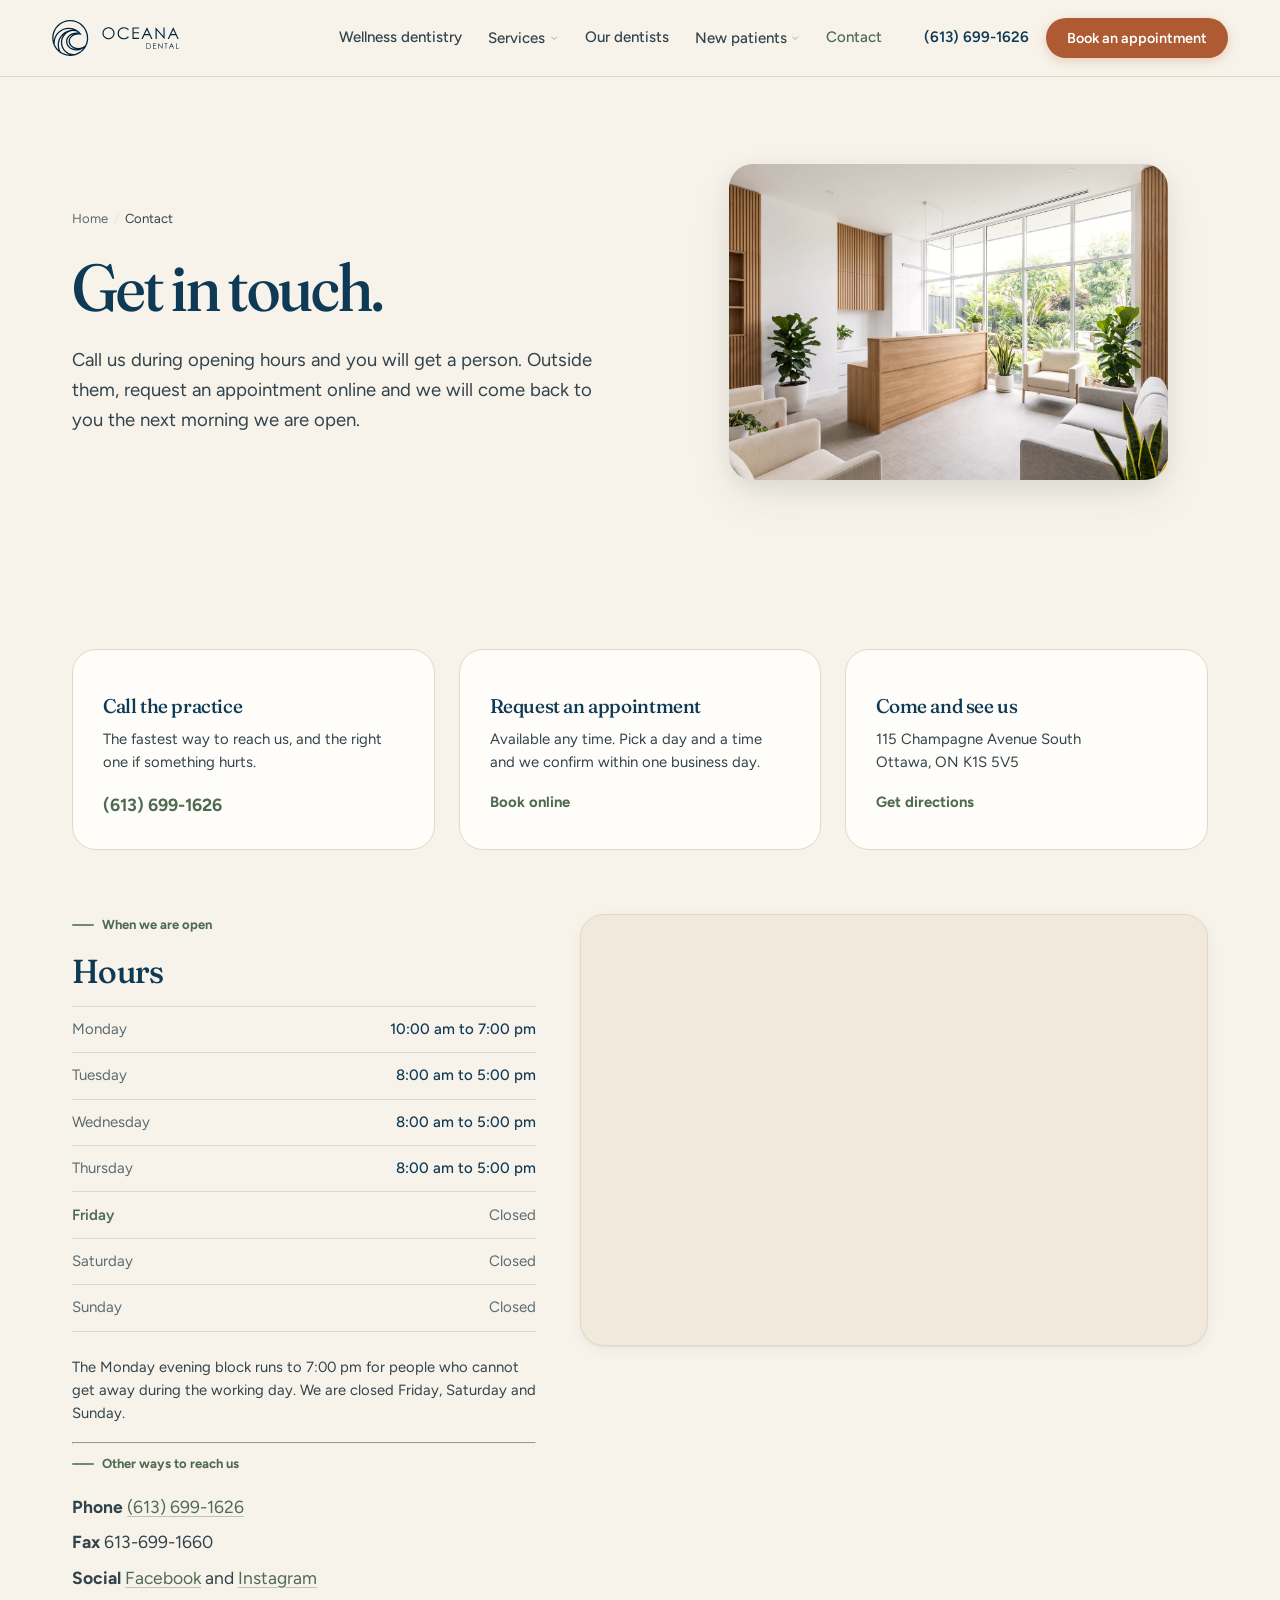
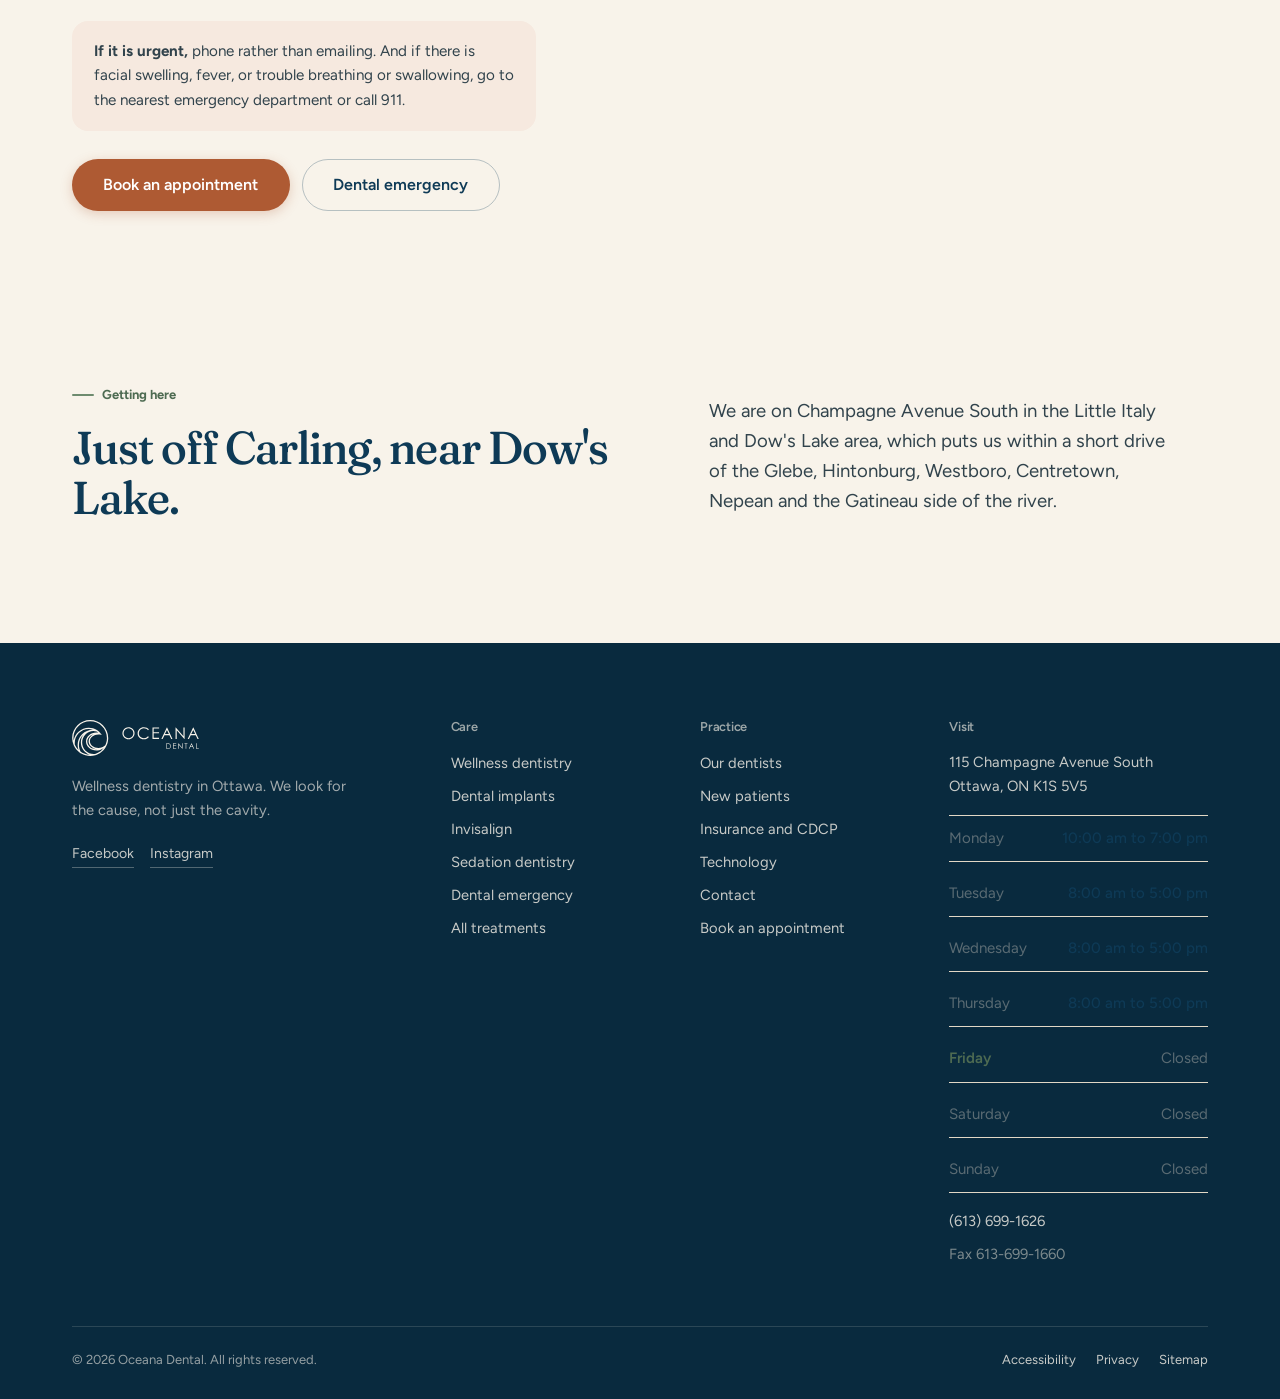
<file: contact.html>
<!doctype html>
<html lang="en-CA">
<head>
<meta charset="utf-8">
<meta name="viewport" content="width=device-width,initial-scale=1">
<title>Contact Our Dental Office in Ottawa | Oceana Dental</title>
<meta name="description" content="Oceana Dental, 115 Champagne Avenue South, Ottawa ON K1S 5V5. Call (613) 699-1626. Opening hours, directions and how to reach us.">
<link rel="canonical" href="https://oceanadental.ca/contact.html">
<meta name="robots" content="noindex,nofollow">
<meta name="theme-color" content="#00243f">
<meta property="og:type" content="website">
<meta property="og:site_name" content="Oceana Dental">
<meta property="og:title" content="Contact Our Dental Office in Ottawa | Oceana Dental">
<meta property="og:description" content="Oceana Dental, 115 Champagne Avenue South, Ottawa ON K1S 5V5. Call (613) 699-1626. Opening hours, directions and how to reach us.">
<meta property="og:url" content="https://oceanadental.ca/contact.html">
<meta property="og:locale" content="en_CA">
<meta name="twitter:card" content="summary_large_image">
<link rel="icon" href="assets/img/favicon.1d375e16.svg" type="image/svg+xml">
<link rel="apple-touch-icon" href="assets/img/favicon.1d375e16.svg">
<link rel="preconnect" href="https://fonts.googleapis.com"><link rel="preconnect" href="https://fonts.gstatic.com" crossorigin><link rel="stylesheet" href="https://fonts.googleapis.com/css2?family=Fraunces:ital,opsz,wght@0,9..144,300..700;1,9..144,300..700&family=Figtree:wght@400;500;600;700&display=swap">
<link rel="stylesheet" href="assets/css/site.9e668e91.css">

<script>document.documentElement.setAttribute("data-intro","");</script>
<script type="application/ld+json">{"@context":"https://schema.org","@type":"Dentist","@id":"https://oceanadental.ca/#practice","name":"Oceana Dental","url":"https://oceanadental.ca","telephone":"(613) 699-1626","faxNumber":"613-699-1660","image":"https://oceanadental.ca/assets/img/logo.46053a9a.svg","priceRange":"$$","address":{"@type":"PostalAddress","streetAddress":"115 Champagne Avenue South","addressLocality":"Ottawa","addressRegion":"ON","postalCode":"K1S 5V5","addressCountry":"CA"},"geo":{"@type":"GeoCoordinates","latitude":45.3982055,"longitude":-75.7109552},"hasMap":"https://maps.app.goo.gl/BRhoStTDBjFMYJ9u7","sameAs":["https://www.facebook.com/oceanadental.ca","https://www.instagram.com/oceanadental/"],"openingHoursSpecification":[{"@type":"OpeningHoursSpecification","dayOfWeek":"https://schema.org/Monday","opens":"10:00","closes":"19:00"},{"@type":"OpeningHoursSpecification","dayOfWeek":"https://schema.org/Tuesday","opens":"08:00","closes":"17:00"},{"@type":"OpeningHoursSpecification","dayOfWeek":"https://schema.org/Wednesday","opens":"08:00","closes":"17:00"},{"@type":"OpeningHoursSpecification","dayOfWeek":"https://schema.org/Thursday","opens":"08:00","closes":"17:00"}],"areaServed":[{"@type":"City","name":"Ottawa"},{"@type":"City","name":"Nepean"},{"@type":"City","name":"Gatineau"}],"aggregateRating":{"@type":"AggregateRating","ratingValue":"4.8","reviewCount":"39","bestRating":"5"},"medicalSpecialty":"Dentistry","availableService":[{"@type":"MedicalProcedure","name":"Preventive dentistry"},{"@type":"MedicalProcedure","name":"Teeth cleaning"},{"@type":"MedicalProcedure","name":"Family dentistry"},{"@type":"MedicalProcedure","name":"Children's dentistry"},{"@type":"MedicalProcedure","name":"Seniors dentistry"},{"@type":"MedicalProcedure","name":"Students dentistry"},{"@type":"MedicalProcedure","name":"Oral cancer screening"},{"@type":"MedicalProcedure","name":"Mouth guards"},{"@type":"MedicalProcedure","name":"Thumb sucking"},{"@type":"MedicalProcedure","name":"Wellness dentistry"},{"@type":"MedicalProcedure","name":"Oral bacteria and biocompatibility testing"},{"@type":"MedicalProcedure","name":"Safe mercury amalgam removal (SMART)"},{"@type":"MedicalProcedure","name":"Sleep apnea and airway"},{"@type":"MedicalProcedure","name":"Bruxism and clenching"}]}</script>
<script type="application/ld+json">{"@context":"https://schema.org","@type":"BreadcrumbList","itemListElement":[{"@type":"ListItem","position":1,"name":"Home","item":"https://oceanadental.ca"},{"@type":"ListItem","position":2,"name":"Contact","item":"https://oceanadental.ca/contact.html"}]}</script>
</head>
<body>
<div class="guides" id="guides" aria-hidden="true"></div>
<a class="skip" href="#main">Skip to content</a>
<header class="hdr" id="hdr"><div class="hdr-in">
<a class="brand" href="index.html" aria-label="Oceana Dental, home"><svg class="lg" viewBox="0 0 211 60" width="134" height="38" role="img" aria-label="Oceana Dental"><title>Oceana Dental</title><path d="M93.7401 11.9757C96.6461 11.9757 99.0785 12.9438 101.037 14.8802C102.995 16.8165 103.974 19.2003 103.974 22.0316C103.974 24.8365 102.997 27.2161 101.043 29.1698C99.0895 31.1234 96.7078 32.1006 93.8966 32.1006C91.0509 32.1006 88.649 31.1283 86.6911 29.1829C84.7332 27.2376 83.7539 24.8842 83.7539 22.1228C83.7539 20.2819 84.1999 18.5759 85.092 17.004C85.984 15.4321 87.2001 14.2011 88.7404 13.3111C90.2807 12.4203 91.947 11.9757 93.7401 11.9757ZM93.8246 13.838C92.4048 13.838 91.0592 14.2073 89.7869 14.9459C88.5153 15.6845 87.5222 16.6796 86.8075 17.9313C86.0934 19.183 85.7361 20.5779 85.7361 22.1159C85.7361 24.3932 86.5263 26.3157 88.1074 27.8849C89.6886 29.4533 91.5938 30.2376 93.8239 30.2376C95.3136 30.2376 96.6919 29.8773 97.9593 29.1553C99.2267 28.434 100.215 27.4478 100.925 26.1961C101.635 24.9444 101.99 23.5544 101.99 22.0246C101.99 20.5039 101.635 19.1284 100.925 17.8988C100.215 16.6692 99.2156 15.6852 97.9267 14.9459C96.6378 14.208 95.2707 13.838 93.8246 13.838Z" fill="#00243f"></path><path d="M127.86 16.0136L126.347 17.1727C125.512 16.087 124.509 15.2647 123.339 14.7045C122.17 14.1444 120.885 13.8643 119.485 13.8643C117.954 13.8643 116.536 14.2315 115.232 14.9652C113.928 15.699 112.917 16.6845 112.199 17.9223C111.482 19.1595 111.123 20.5516 111.123 22.0973C111.123 24.4333 111.925 26.3828 113.53 27.9457C115.135 29.5087 117.158 30.2901 119.602 30.2901C122.29 30.2901 124.538 29.2396 126.347 27.138L127.86 28.2846C126.903 29.5004 125.709 30.4402 124.279 31.1048C122.848 31.7693 121.251 32.1013 119.485 32.1013C116.128 32.1013 113.48 30.9858 111.541 28.7535C109.915 26.869 109.102 24.5938 109.102 21.9278C109.102 19.1229 110.086 16.7633 112.056 14.8484C114.026 12.9335 116.493 11.9763 119.459 11.9763C121.251 11.9763 122.868 12.3304 124.312 13.0379C125.755 13.7453 126.938 14.737 127.86 16.0136Z" fill="#00243f"></path><path d="M133.883 12.4577H144.879V14.3332H135.801V20.3379H144.801V22.2134H135.801V29.7424H144.801V31.6179H133.883V12.4577Z" fill="#00243f"></path><path d="M158.2 12.4577L167.149 31.6186H165.077L162.059 25.3144H153.793L150.803 31.6186H148.664L157.731 12.4577H158.2ZM157.958 16.5282L154.67 23.4638H161.231L157.958 16.5282Z" fill="#00243f"></path><path d="M172.297 31.6186V12.4577H172.714L185.486 27.1456V12.4577H187.377V31.6186H186.946L174.28 17.1098V31.6186H172.297Z" fill="#00243f"></path><path d="M202.052 12.4577L211 31.6186H208.929L205.911 25.3144H197.644L194.655 31.6186H192.516L201.582 12.4577H202.052ZM201.81 16.5282L198.522 23.4638H205.082L201.81 16.5282Z" fill="#00243f"></path><path d="M156.836 47.9939V38.8619H158.732C160.1 38.8619 161.092 38.9719 161.71 39.1911C162.597 39.5016 163.291 40.0396 163.79 40.8052C164.289 41.5707 164.539 42.4836 164.539 43.5431C164.539 44.458 164.341 45.263 163.946 45.958C163.55 46.653 163.036 47.1668 162.404 47.4974C161.772 47.8286 160.886 47.9939 159.746 47.9939H156.836ZM157.712 47.1309H158.769C160.033 47.1309 160.91 47.052 161.399 46.895C162.086 46.6717 162.627 46.2699 163.021 45.689C163.415 45.1081 163.612 44.3978 163.612 43.5583C163.612 42.6772 163.399 41.9248 162.971 41.3004C162.544 40.6759 161.95 40.2478 161.187 40.0161C160.615 39.8426 159.672 39.7554 158.358 39.7554H157.711V47.1309H157.712Z" fill="#00243f"></path><path d="M168.152 38.8619H173.394V39.7561H169.067V42.6178H173.356V43.5119H169.067V47.1004H173.356V47.9939H168.152V38.8619Z" fill="#00243f"></path><path d="M176.809 47.9939V38.8619H177.007L183.094 45.8618V38.8619H183.995V47.9939H183.79L177.754 41.0784V47.9939H176.809Z" fill="#00243f"></path><path d="M187.148 39.7554V38.8612H192.159V39.7554H190.12V47.9939H189.187V39.7554H187.148Z" fill="#00243f"></path><path d="M199.049 38.8619L203.314 47.9939H202.327L200.889 44.9891H196.949L195.523 47.9939H194.504L198.825 38.8619H199.049ZM198.934 40.8017L197.366 44.1074H200.493L198.934 40.8017Z" fill="#00243f"></path><path d="M206.562 38.8619H207.477V47.1122H210.996V47.9939H206.562V38.8619Z" fill="#00243f"></path><path d="M30.0474 0C13.4776 0 8.54913e-05 13.457 8.54913e-05 29.9969C-0.00961053 34.0335 0.805548 38.0293 2.39639 41.7395C4.60016 46.8833 8.19322 51.3134 12.7732 54.536C13.4589 55.0243 14.2158 55.5001 15.0081 55.9648C22.152 60.0975 30.6866 61.1072 38.6 58.7566C40.2594 58.269 41.871 57.6335 43.4161 56.8576C44.6842 56.231 45.9031 55.5111 47.0639 54.7034C50.72 52.1882 53.7763 48.9005 56.0168 45.0735C56.4102 44.3888 56.7793 43.7042 57.1069 43.0258C57.7821 41.6226 58.3501 40.1704 58.8058 38.6814C59.0627 37.8481 59.283 36.9788 59.4616 36.1102C59.6403 35.2409 59.7899 34.3371 59.891 33.4201C60.0233 32.2839 60.0884 31.1414 60.0877 29.9976C60.0884 13.457 46.6116 0 30.0474 0ZM4.47064 41.1033C4.35637 40.1731 4.30096 39.2368 4.30373 38.2997C4.30373 25.4561 14.7706 15.0109 27.6337 15.0109C29.9954 15.0047 32.3432 15.3615 34.5962 16.0697C20.5473 16.0697 9.12058 27.4852 9.12058 41.5134C9.11227 44.3584 9.59015 47.1848 10.5327 49.8694C7.96675 47.3632 5.90912 44.3868 4.47064 41.1033ZM14.2879 52.9648C8.83108 43.3066 10.9504 31.1463 19.354 23.8967C16.1917 27.7237 14.4693 32.5349 14.4846 37.4961C14.4846 46.8349 20.564 54.9648 29.1588 57.8334C23.8364 57.6729 18.6725 55.9828 14.2879 52.9648ZM48.6201 50.7505C47.7101 51.5658 46.7467 52.3196 45.7355 53.0063L45.6877 53.0423C43.3669 54.6252 40.8155 55.8417 38.1241 56.6487C37.4025 56.7331 36.676 56.7753 35.9488 56.7739C25.3032 56.7739 16.6426 48.1267 16.6426 37.4961C16.6426 27.194 25.029 18.5517 35.3109 18.2301C37.149 18.2861 38.9732 18.56 40.7469 19.0454C41.6791 19.681 42.5635 20.3829 43.3939 21.1464C42.3495 20.9742 41.2934 20.8884 40.2351 20.8898C30.7697 20.8898 23.0683 27.6152 23.0683 35.8882C23.0683 44.1613 30.7697 50.8929 40.2351 50.8929C43.6384 50.8929 46.9288 50.0236 49.7421 48.375C50.3058 48.0548 50.8474 47.6972 51.3634 47.3037C51.4818 47.2256 51.5954 47.1398 51.7034 47.0472C51.9064 46.958 52.1031 46.8625 52.2997 46.7616C51.2055 48.209 49.9734 49.5444 48.6201 50.7505ZM35.8532 23.5986C30.7503 25.8897 27.3588 30.324 27.3588 35.3537C27.3588 42.2284 33.7132 47.9116 41.8668 48.6675C41.3301 48.7152 40.7878 48.7394 40.2337 48.7394C31.9603 48.7394 25.2243 42.9781 25.2243 35.8896C25.225 30.1096 29.7073 25.2113 35.8532 23.5986ZM57.9248 30.6573V30.6746C57.9013 31.6089 57.8299 32.5439 57.7164 33.4484L57.7046 33.5556V33.5612C57.609 34.3454 57.474 35.1241 57.2987 35.8945C57.0432 37.1033 56.7031 38.2928 56.28 39.4539L56.2024 39.5369V39.6621C55.9406 40.382 55.6359 41.0963 55.2785 41.846C55.0991 42.0548 54.8969 42.263 54.6704 42.4829C54.4758 42.6759 54.2708 42.8591 54.0561 43.0306C53.2202 43.7409 52.3018 44.3487 51.3204 44.8397C51.1002 44.9469 50.8862 45.0534 50.6473 45.1551C50.4623 45.2443 50.2657 45.3211 50.0572 45.411C48.039 46.2028 45.8893 46.6046 43.7208 46.5949C35.9072 46.5949 29.5529 41.5542 29.5529 35.3523C29.5529 29.1567 35.9072 24.1152 43.7208 24.1152C44.6468 24.1138 45.5721 24.1851 46.487 24.3296C46.6719 24.3593 46.8506 24.3891 47.0286 24.4243C47.3506 24.4838 47.6664 24.5557 47.9767 24.6332L49.3715 24.9783L48.5612 23.7999C48.2627 23.3711 47.9414 22.9368 47.5896 22.5018C47.5591 22.4555 47.5251 22.4119 47.4877 22.3711C46.595 21.2563 45.606 20.2225 44.5311 19.2819C44.3587 19.1215 44.1793 18.9666 44.0006 18.8179C43.2651 18.1997 42.4957 17.6236 41.6951 17.0925C41.5046 16.9673 41.3134 16.8421 41.1285 16.7294C37.086 14.1942 32.4077 12.8512 27.6337 12.856C15.0691 12.856 4.45333 22.1643 2.48088 34.2347C2.26549 32.8323 2.15814 31.416 2.15884 29.9969C2.15884 14.6471 14.6702 2.15419 30.0481 2.15419C45.4204 2.15419 57.9317 14.6471 57.9317 29.9969C57.9304 30.223 57.9304 30.4367 57.9248 30.6573Z" fill="#00243f"></path></svg></a>
<nav class="nav" aria-label="Main">
<a href="wellness-dentistry.html">Wellness dentistry</a>
<div class="dd"><button type="button" aria-expanded="false" aria-controls="dd-svc">Services <svg class="car" viewBox="0 0 20 20" width="12" height="12" aria-hidden="true" focusable="false"><path d="M4 7l6 6 6-6" stroke="currentColor" stroke-width="1.9" fill="none" stroke-linecap="round" stroke-linejoin="round"/></svg></button>
<div class="dd-p wide" id="dd-svc"><a href="wellness-dentistry.html">Wellness dentistry<span>Root-cause care for your whole body</span></a><a href="dental-implants.html">Dental implants<span>Replace a missing tooth for good</span></a><a href="invisalign.html">Invisalign<span>Straighten teeth without brackets</span></a><a href="emergency-dentist.html">Emergency dentistry<span>In pain today? Start here</span></a><a href="sedation-dentistry.html">Sedation dentistry<span>IV sedation with Dr. Silver</span></a><a href="services.html#family-dentist">Family dentistry<span>Care for every age, under one roof</span></a><div class="dd-all"><a href="services.html"><strong>All 38 services</strong><span>The full list, grouped by what you need</span></a></div></div></div>
<a href="dentists.html">Our dentists</a>
<div class="dd"><button type="button" aria-expanded="false" aria-controls="dd-np">New patients <svg class="car" viewBox="0 0 20 20" width="12" height="12" aria-hidden="true" focusable="false"><path d="M4 7l6 6 6-6" stroke="currentColor" stroke-width="1.9" fill="none" stroke-linecap="round" stroke-linejoin="round"/></svg></button>
<div class="dd-p" id="dd-np"><a href="new-patients.html#first-visit">Your first visit<span>What the comprehensive exam covers</span></a><a href="new-patients.html#insurance">Insurance and CDCP<span>Insurance, CDCP and paying yourself</span></a><a href="new-patients.html#technology">Our technology<span>iTero, AIRFLOW, lasers, digital X-ray</span></a><a href="new-patients.html#comfort">Comfort and anxiety<span>How we handle dental anxiety</span></a><div class="dd-all"><a href="new-patients.html"><strong>New patient guide</strong><span>Everything before your first visit</span></a></div></div></div>
<a href="contact.html" aria-current="page">Contact</a>
</nav>
<div class="hdr-cta">
<a class="hdr-tel" href="tel:+16136991626">(613) 699-1626</a>
<a class="btn btn-a btn-sm" href="book.html">Book an appointment</a>
</div>
<button class="burger" id="burger" aria-expanded="false" aria-controls="drawer" aria-label="Menu">
<i></i><i></i><i></i></button>
</div></header>
<div class="drawer" id="drawer" hidden>
<a href="index.html">Home</a>
<a href="wellness-dentistry.html">Wellness dentistry</a>
<details><summary>Services</summary><div class="sub"><a href="wellness-dentistry.html">Wellness dentistry</a><a href="dental-implants.html">Dental implants</a><a href="invisalign.html">Invisalign</a><a href="emergency-dentist.html">Emergency dentistry</a><a href="sedation-dentistry.html">Sedation dentistry</a><a href="services.html#family-dentist">Family dentistry</a><a href="services.html">All 38 services</a></div></details>
<a href="dentists.html">Our dentists</a>
<details><summary>New patients</summary><div class="sub"><a href="new-patients.html#first-visit">Your first visit</a><a href="new-patients.html#insurance">Insurance and CDCP</a><a href="new-patients.html#technology">Our technology</a><a href="new-patients.html#comfort">Comfort and anxiety</a><a href="new-patients.html">New patient guide</a></div></details>
<a href="emergency-dentist.html">Dental emergency</a>
<a href="contact.html">Contact</a>
<div class="btns">
<a class="btn btn-a btn-lg" href="book.html"><svg viewBox="0 0 20 20" width="20" height="20" aria-hidden="true" focusable="false"><rect x="2.5" y="4" width="15" height="14" rx="2.4" stroke="currentColor" stroke-width="1.5" fill="none"/><path d="M2.5 8h15M6.5 2v3.4M13.5 2v3.4" stroke="currentColor" stroke-width="1.5" stroke-linecap="round"/><circle cx="7" cy="12" r="1.1" fill="currentColor"/><circle cx="10" cy="12" r="1.1" fill="currentColor"/><circle cx="13" cy="12" r="1.1" fill="currentColor"/></svg> Book an appointment</a>
<a class="btn btn-b btn-lg" href="tel:+16136991626"><svg viewBox="0 0 20 20" width="20" height="20" aria-hidden="true" focusable="false"><path d="M2.5 4.6c0-1.2 1-2.1 2.1-2.1h1.9c.9 0 1.7.6 1.9 1.5l.6 2.3c.2.7-.1 1.5-.7 1.9l-1.1.8a11.7 11.7 0 0 0 5.3 5.3l.8-1.1c.4-.6 1.2-.9 1.9-.7l2.3.6c.9.2 1.5 1 1.5 1.9v1.9c0 1.2-1 2.1-2.1 2.1h-.9C8.2 19 1 11.8 1 5.5v-.9Z" fill="currentColor"/></svg> (613) 699-1626</a>
</div></div>
<main id="main">

<section class="opener"><div class="wrap"><div class="opener-g"><div><div class="crumb"><a href="index.html">Home</a><span>/</span><span>Contact</span></div>
<h1>Get in touch.</h1><p class="lede">Call us during opening hours and you will get a person. Outside them, request an appointment online and we will come back to you the next morning we are open.</p></div><figure class="rnd"><img src="assets/img/ph/reception.e7be271d.webp" width="1500" height="1006" fetchpriority="high" alt="The reception at Oceana Dental in Ottawa"></figure></div></div></section>

<section class="sec"><div class="wrap">
<div class="grid g3" style="margin-bottom:clamp(48px,5vw,72px)">
<a class="card card-h" href="tel:+16136991626" style="text-decoration:none"><h2 style="margin-top:1rem;font-size:1.24rem">Call the practice</h2>
<p class="small" style="color:var(--ink)">The fastest way to reach us, and the right one if
something hurts.</p>
<p style="margin:0"><b style="color:var(--sage-d);font-size:1.1rem">(613) 699-1626</b></p></a>

<a class="card card-h" href="book.html" style="text-decoration:none"><h2 style="margin-top:1rem;font-size:1.24rem">Request an appointment</h2>
<p class="small" style="color:var(--ink)">Available any time. Pick a day and a time and we confirm
within one business day.</p>
<p style="margin:0"><b style="color:var(--sage-d)">Book online </b></p></a>

<a class="card card-h" href="https://maps.app.goo.gl/BRhoStTDBjFMYJ9u7" target="_blank" rel="noopener" style="text-decoration:none">
<h2 style="margin-top:1rem;font-size:1.24rem">Come and see us</h2>
<p class="small" style="color:var(--ink)">115 Champagne Avenue South<br>Ottawa, ON K1S 5V5</p>
<p style="margin:0"><b style="color:var(--sage-d)">Get directions </b></p></a>
</div>

<div class="loc">
<div><p class="lab"><b>When we are open</b></p><h2 style="font-size:clamp(1.7rem,2.6vw,2.2rem)">Hours</h2>
<ul class="hours"><li class="hrow" data-d="0"><b>Monday</b> <span>10:00 am to 7:00 pm</span></li><li class="hrow" data-d="1"><b>Tuesday</b> <span>8:00 am to 5:00 pm</span></li><li class="hrow" data-d="2"><b>Wednesday</b> <span>8:00 am to 5:00 pm</span></li><li class="hrow" data-d="3"><b>Thursday</b> <span>8:00 am to 5:00 pm</span></li><li class="hrow shut" data-d="4"><b>Friday</b> <span>Closed</span></li><li class="hrow shut" data-d="5"><b>Saturday</b> <span>Closed</span></li><li class="hrow shut" data-d="6"><b>Sunday</b> <span>Closed</span></li></ul>
<p class="small" style="margin-top:1.4rem">The Monday evening block runs to 7:00 pm for people who
cannot get away during the working day. We are closed Friday, Saturday and Sunday.</p>
<hr>
<p class="lab"><b>Other ways to reach us</b></p>
<p style="margin-bottom:.4rem"><b>Phone</b> <a href="tel:+16136991626">(613) 699-1626</a></p>
<p style="margin-bottom:.4rem"><b>Fax</b> 613-699-1660</p>
<p style="margin-bottom:1.4rem"><b>Social</b> <a href="https://www.facebook.com/oceanadental.ca" target="_blank" rel="noopener">Facebook</a>
and <a href="https://www.instagram.com/oceanadental/" target="_blank" rel="noopener">Instagram</a></p>
<div class="note warn"><b>If it is urgent,</b> phone rather than emailing.
And if there is facial swelling, fever, or trouble breathing or swallowing, go to the nearest
emergency department or call 911.</div>
<div class="btns" style="margin-top:1.6rem">
<a class="btn btn-a" href="book.html">Book an appointment</a>
<a class="btn btn-b" href="emergency-dentist.html">Dental emergency </a></div>
</div>
<div class="map"><iframe title="Map showing Oceana Dental at 115 Champagne Avenue South, Ottawa"
 loading="lazy" referrerpolicy="no-referrer-when-downgrade" allowfullscreen
 src="https://www.google.com/maps?q=115+Champagne+Ave+S,+Ottawa,+ON+K1S+5V5&output=embed"></iframe></div>
</div>
</div></section>

<section class="sec bg-cream" style="padding-block:clamp(46px,5vw,74px)"><div class="wrap">
<div class="split"><div><p class="lab"><b>Getting here</b></p><h2>Just off Carling, near Dow's Lake.</h2></div><div><p class="lede">We are on Champagne Avenue South in the Little Italy and Dow's Lake area, which puts
us within a short drive of the Glebe, Hintonburg, Westboro, Centretown, Nepean and the Gatineau side
of the river.</p></div></div>
</div></section>

</main>
<footer class="ftr"><div class="wrap">
<div class="ftr-g">
<div class="ftr-brand"><a class="brand" href="index.html" aria-label="Oceana Dental, home"><svg class="lg" viewBox="0 0 211 60" width="134" height="38" role="img" aria-label="Oceana Dental"><title>Oceana Dental</title><path d="M93.7401 11.9757C96.6461 11.9757 99.0785 12.9438 101.037 14.8802C102.995 16.8165 103.974 19.2003 103.974 22.0316C103.974 24.8365 102.997 27.2161 101.043 29.1698C99.0895 31.1234 96.7078 32.1006 93.8966 32.1006C91.0509 32.1006 88.649 31.1283 86.6911 29.1829C84.7332 27.2376 83.7539 24.8842 83.7539 22.1228C83.7539 20.2819 84.1999 18.5759 85.092 17.004C85.984 15.4321 87.2001 14.2011 88.7404 13.3111C90.2807 12.4203 91.947 11.9757 93.7401 11.9757ZM93.8246 13.838C92.4048 13.838 91.0592 14.2073 89.7869 14.9459C88.5153 15.6845 87.5222 16.6796 86.8075 17.9313C86.0934 19.183 85.7361 20.5779 85.7361 22.1159C85.7361 24.3932 86.5263 26.3157 88.1074 27.8849C89.6886 29.4533 91.5938 30.2376 93.8239 30.2376C95.3136 30.2376 96.6919 29.8773 97.9593 29.1553C99.2267 28.434 100.215 27.4478 100.925 26.1961C101.635 24.9444 101.99 23.5544 101.99 22.0246C101.99 20.5039 101.635 19.1284 100.925 17.8988C100.215 16.6692 99.2156 15.6852 97.9267 14.9459C96.6378 14.208 95.2707 13.838 93.8246 13.838Z" fill="#ffffff"></path><path d="M127.86 16.0136L126.347 17.1727C125.512 16.087 124.509 15.2647 123.339 14.7045C122.17 14.1444 120.885 13.8643 119.485 13.8643C117.954 13.8643 116.536 14.2315 115.232 14.9652C113.928 15.699 112.917 16.6845 112.199 17.9223C111.482 19.1595 111.123 20.5516 111.123 22.0973C111.123 24.4333 111.925 26.3828 113.53 27.9457C115.135 29.5087 117.158 30.2901 119.602 30.2901C122.29 30.2901 124.538 29.2396 126.347 27.138L127.86 28.2846C126.903 29.5004 125.709 30.4402 124.279 31.1048C122.848 31.7693 121.251 32.1013 119.485 32.1013C116.128 32.1013 113.48 30.9858 111.541 28.7535C109.915 26.869 109.102 24.5938 109.102 21.9278C109.102 19.1229 110.086 16.7633 112.056 14.8484C114.026 12.9335 116.493 11.9763 119.459 11.9763C121.251 11.9763 122.868 12.3304 124.312 13.0379C125.755 13.7453 126.938 14.737 127.86 16.0136Z" fill="#ffffff"></path><path d="M133.883 12.4577H144.879V14.3332H135.801V20.3379H144.801V22.2134H135.801V29.7424H144.801V31.6179H133.883V12.4577Z" fill="#ffffff"></path><path d="M158.2 12.4577L167.149 31.6186H165.077L162.059 25.3144H153.793L150.803 31.6186H148.664L157.731 12.4577H158.2ZM157.958 16.5282L154.67 23.4638H161.231L157.958 16.5282Z" fill="#ffffff"></path><path d="M172.297 31.6186V12.4577H172.714L185.486 27.1456V12.4577H187.377V31.6186H186.946L174.28 17.1098V31.6186H172.297Z" fill="#ffffff"></path><path d="M202.052 12.4577L211 31.6186H208.929L205.911 25.3144H197.644L194.655 31.6186H192.516L201.582 12.4577H202.052ZM201.81 16.5282L198.522 23.4638H205.082L201.81 16.5282Z" fill="#ffffff"></path><path d="M156.836 47.9939V38.8619H158.732C160.1 38.8619 161.092 38.9719 161.71 39.1911C162.597 39.5016 163.291 40.0396 163.79 40.8052C164.289 41.5707 164.539 42.4836 164.539 43.5431C164.539 44.458 164.341 45.263 163.946 45.958C163.55 46.653 163.036 47.1668 162.404 47.4974C161.772 47.8286 160.886 47.9939 159.746 47.9939H156.836ZM157.712 47.1309H158.769C160.033 47.1309 160.91 47.052 161.399 46.895C162.086 46.6717 162.627 46.2699 163.021 45.689C163.415 45.1081 163.612 44.3978 163.612 43.5583C163.612 42.6772 163.399 41.9248 162.971 41.3004C162.544 40.6759 161.95 40.2478 161.187 40.0161C160.615 39.8426 159.672 39.7554 158.358 39.7554H157.711V47.1309H157.712Z" fill="#ffffff"></path><path d="M168.152 38.8619H173.394V39.7561H169.067V42.6178H173.356V43.5119H169.067V47.1004H173.356V47.9939H168.152V38.8619Z" fill="#ffffff"></path><path d="M176.809 47.9939V38.8619H177.007L183.094 45.8618V38.8619H183.995V47.9939H183.79L177.754 41.0784V47.9939H176.809Z" fill="#ffffff"></path><path d="M187.148 39.7554V38.8612H192.159V39.7554H190.12V47.9939H189.187V39.7554H187.148Z" fill="#ffffff"></path><path d="M199.049 38.8619L203.314 47.9939H202.327L200.889 44.9891H196.949L195.523 47.9939H194.504L198.825 38.8619H199.049ZM198.934 40.8017L197.366 44.1074H200.493L198.934 40.8017Z" fill="#ffffff"></path><path d="M206.562 38.8619H207.477V47.1122H210.996V47.9939H206.562V38.8619Z" fill="#ffffff"></path><path d="M30.0474 0C13.4776 0 8.54913e-05 13.457 8.54913e-05 29.9969C-0.00961053 34.0335 0.805548 38.0293 2.39639 41.7395C4.60016 46.8833 8.19322 51.3134 12.7732 54.536C13.4589 55.0243 14.2158 55.5001 15.0081 55.9648C22.152 60.0975 30.6866 61.1072 38.6 58.7566C40.2594 58.269 41.871 57.6335 43.4161 56.8576C44.6842 56.231 45.9031 55.5111 47.0639 54.7034C50.72 52.1882 53.7763 48.9005 56.0168 45.0735C56.4102 44.3888 56.7793 43.7042 57.1069 43.0258C57.7821 41.6226 58.3501 40.1704 58.8058 38.6814C59.0627 37.8481 59.283 36.9788 59.4616 36.1102C59.6403 35.2409 59.7899 34.3371 59.891 33.4201C60.0233 32.2839 60.0884 31.1414 60.0877 29.9976C60.0884 13.457 46.6116 0 30.0474 0ZM4.47064 41.1033C4.35637 40.1731 4.30096 39.2368 4.30373 38.2997C4.30373 25.4561 14.7706 15.0109 27.6337 15.0109C29.9954 15.0047 32.3432 15.3615 34.5962 16.0697C20.5473 16.0697 9.12058 27.4852 9.12058 41.5134C9.11227 44.3584 9.59015 47.1848 10.5327 49.8694C7.96675 47.3632 5.90912 44.3868 4.47064 41.1033ZM14.2879 52.9648C8.83108 43.3066 10.9504 31.1463 19.354 23.8967C16.1917 27.7237 14.4693 32.5349 14.4846 37.4961C14.4846 46.8349 20.564 54.9648 29.1588 57.8334C23.8364 57.6729 18.6725 55.9828 14.2879 52.9648ZM48.6201 50.7505C47.7101 51.5658 46.7467 52.3196 45.7355 53.0063L45.6877 53.0423C43.3669 54.6252 40.8155 55.8417 38.1241 56.6487C37.4025 56.7331 36.676 56.7753 35.9488 56.7739C25.3032 56.7739 16.6426 48.1267 16.6426 37.4961C16.6426 27.194 25.029 18.5517 35.3109 18.2301C37.149 18.2861 38.9732 18.56 40.7469 19.0454C41.6791 19.681 42.5635 20.3829 43.3939 21.1464C42.3495 20.9742 41.2934 20.8884 40.2351 20.8898C30.7697 20.8898 23.0683 27.6152 23.0683 35.8882C23.0683 44.1613 30.7697 50.8929 40.2351 50.8929C43.6384 50.8929 46.9288 50.0236 49.7421 48.375C50.3058 48.0548 50.8474 47.6972 51.3634 47.3037C51.4818 47.2256 51.5954 47.1398 51.7034 47.0472C51.9064 46.958 52.1031 46.8625 52.2997 46.7616C51.2055 48.209 49.9734 49.5444 48.6201 50.7505ZM35.8532 23.5986C30.7503 25.8897 27.3588 30.324 27.3588 35.3537C27.3588 42.2284 33.7132 47.9116 41.8668 48.6675C41.3301 48.7152 40.7878 48.7394 40.2337 48.7394C31.9603 48.7394 25.2243 42.9781 25.2243 35.8896C25.225 30.1096 29.7073 25.2113 35.8532 23.5986ZM57.9248 30.6573V30.6746C57.9013 31.6089 57.8299 32.5439 57.7164 33.4484L57.7046 33.5556V33.5612C57.609 34.3454 57.474 35.1241 57.2987 35.8945C57.0432 37.1033 56.7031 38.2928 56.28 39.4539L56.2024 39.5369V39.6621C55.9406 40.382 55.6359 41.0963 55.2785 41.846C55.0991 42.0548 54.8969 42.263 54.6704 42.4829C54.4758 42.6759 54.2708 42.8591 54.0561 43.0306C53.2202 43.7409 52.3018 44.3487 51.3204 44.8397C51.1002 44.9469 50.8862 45.0534 50.6473 45.1551C50.4623 45.2443 50.2657 45.3211 50.0572 45.411C48.039 46.2028 45.8893 46.6046 43.7208 46.5949C35.9072 46.5949 29.5529 41.5542 29.5529 35.3523C29.5529 29.1567 35.9072 24.1152 43.7208 24.1152C44.6468 24.1138 45.5721 24.1851 46.487 24.3296C46.6719 24.3593 46.8506 24.3891 47.0286 24.4243C47.3506 24.4838 47.6664 24.5557 47.9767 24.6332L49.3715 24.9783L48.5612 23.7999C48.2627 23.3711 47.9414 22.9368 47.5896 22.5018C47.5591 22.4555 47.5251 22.4119 47.4877 22.3711C46.595 21.2563 45.606 20.2225 44.5311 19.2819C44.3587 19.1215 44.1793 18.9666 44.0006 18.8179C43.2651 18.1997 42.4957 17.6236 41.6951 17.0925C41.5046 16.9673 41.3134 16.8421 41.1285 16.7294C37.086 14.1942 32.4077 12.8512 27.6337 12.856C15.0691 12.856 4.45333 22.1643 2.48088 34.2347C2.26549 32.8323 2.15814 31.416 2.15884 29.9969C2.15884 14.6471 14.6702 2.15419 30.0481 2.15419C45.4204 2.15419 57.9317 14.6471 57.9317 29.9969C57.9304 30.223 57.9304 30.4367 57.9248 30.6573Z" fill="#ffffff"></path></svg></a>
<p>Wellness dentistry in Ottawa. We look for the cause, not just the cavity.</p>
<div class="soc"><a href="https://www.facebook.com/oceanadental.ca" rel="noopener" target="_blank">Facebook</a>
<a href="https://www.instagram.com/oceanadental/" rel="noopener" target="_blank">Instagram</a></div></div>

<div><h2>Care</h2><ul>
<li><a href="wellness-dentistry.html">Wellness dentistry</a></li>
<li><a href="dental-implants.html">Dental implants</a></li>
<li><a href="invisalign.html">Invisalign</a></li>
<li><a href="sedation-dentistry.html">Sedation dentistry</a></li>
<li><a href="emergency-dentist.html">Dental emergency</a></li>
<li><a href="services.html">All treatments</a></li></ul></div>

<div><h2>Practice</h2><ul>
<li><a href="dentists.html">Our dentists</a></li>
<li><a href="new-patients.html">New patients</a></li>
<li><a href="new-patients.html#insurance">Insurance and CDCP</a></li>
<li><a href="new-patients.html#technology">Technology</a></li>
<li><a href="contact.html">Contact</a></li>
<li><a href="book.html">Book an appointment</a></li></ul></div>

<div><h2>Visit</h2>
<address class="addr" style="font-size:.92rem;color:rgba(240,233,220,.78);margin-bottom:1rem">
<a href="https://maps.app.goo.gl/BRhoStTDBjFMYJ9u7" rel="noopener" target="_blank">115 Champagne Avenue South<br>Ottawa, ON K1S 5V5</a></address>
<ul class="hours" style="margin-bottom:1rem"><li data-d="0"><b>Monday</b> <span>10:00 am to 7:00 pm</span></li><li data-d="1"><b>Tuesday</b> <span>8:00 am to 5:00 pm</span></li><li data-d="2"><b>Wednesday</b> <span>8:00 am to 5:00 pm</span></li><li data-d="3"><b>Thursday</b> <span>8:00 am to 5:00 pm</span></li><li class="shut" data-d="4"><b>Friday</b> <span>Closed</span></li><li class="shut" data-d="5"><b>Saturday</b> <span>Closed</span></li><li class="shut" data-d="6"><b>Sunday</b> <span>Closed</span></li></ul>
<ul><li><a href="tel:+16136991626">(613) 699-1626</a></li>
<li style="color:rgba(240,233,220,.5)">Fax 613-699-1660</li></ul></div>
</div>
<div class="ftr-b"><span>&copy; 2026 Oceana Dental. All rights reserved.</span>
<nav aria-label="Legal"><a href="accessibility.html">Accessibility</a><a href="privacy.html">Privacy</a>
<a href="sitemap.html">Sitemap</a></nav></div></div></footer>
<div class="bar"><a class="t" href="tel:+16136991626">Call</a><a class="b" href="book.html">Book</a></div>
<script src="assets/js/site.5d3785af.js" defer></script>

</body>
</html>
</file>
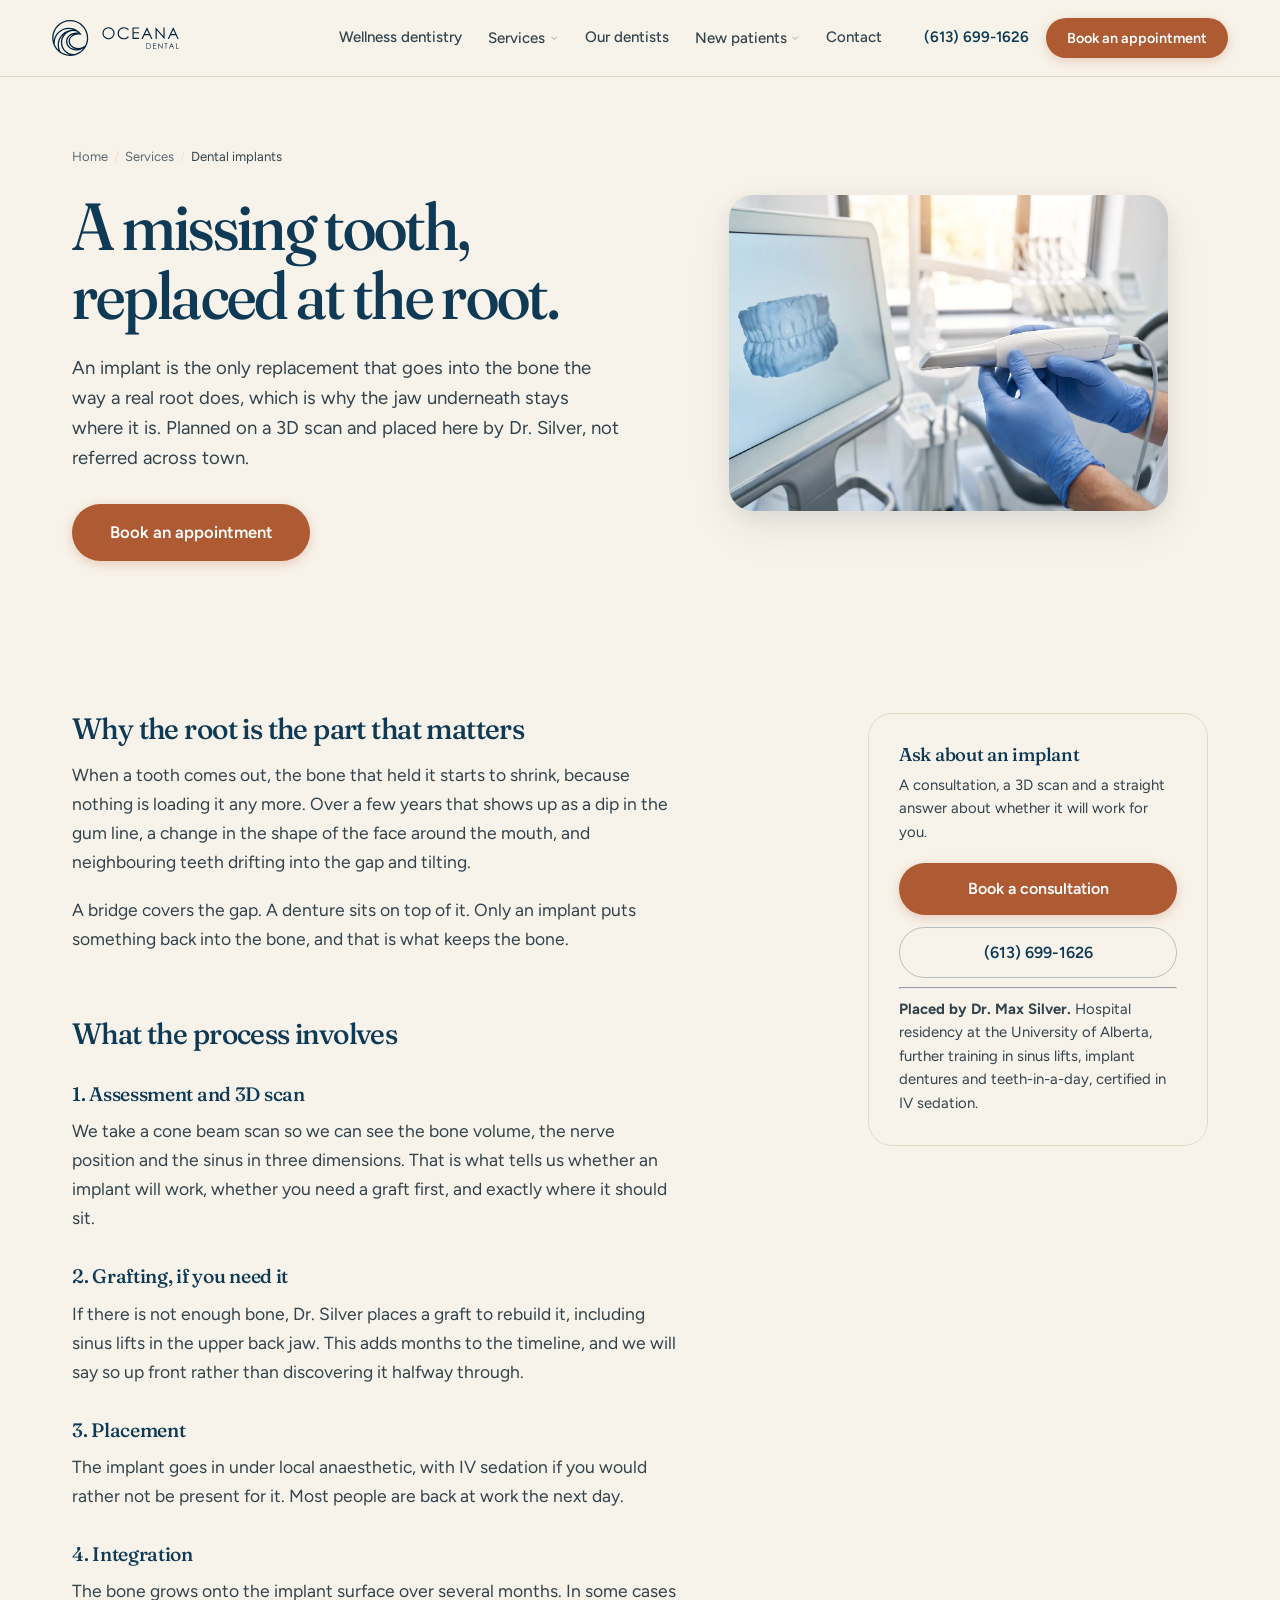
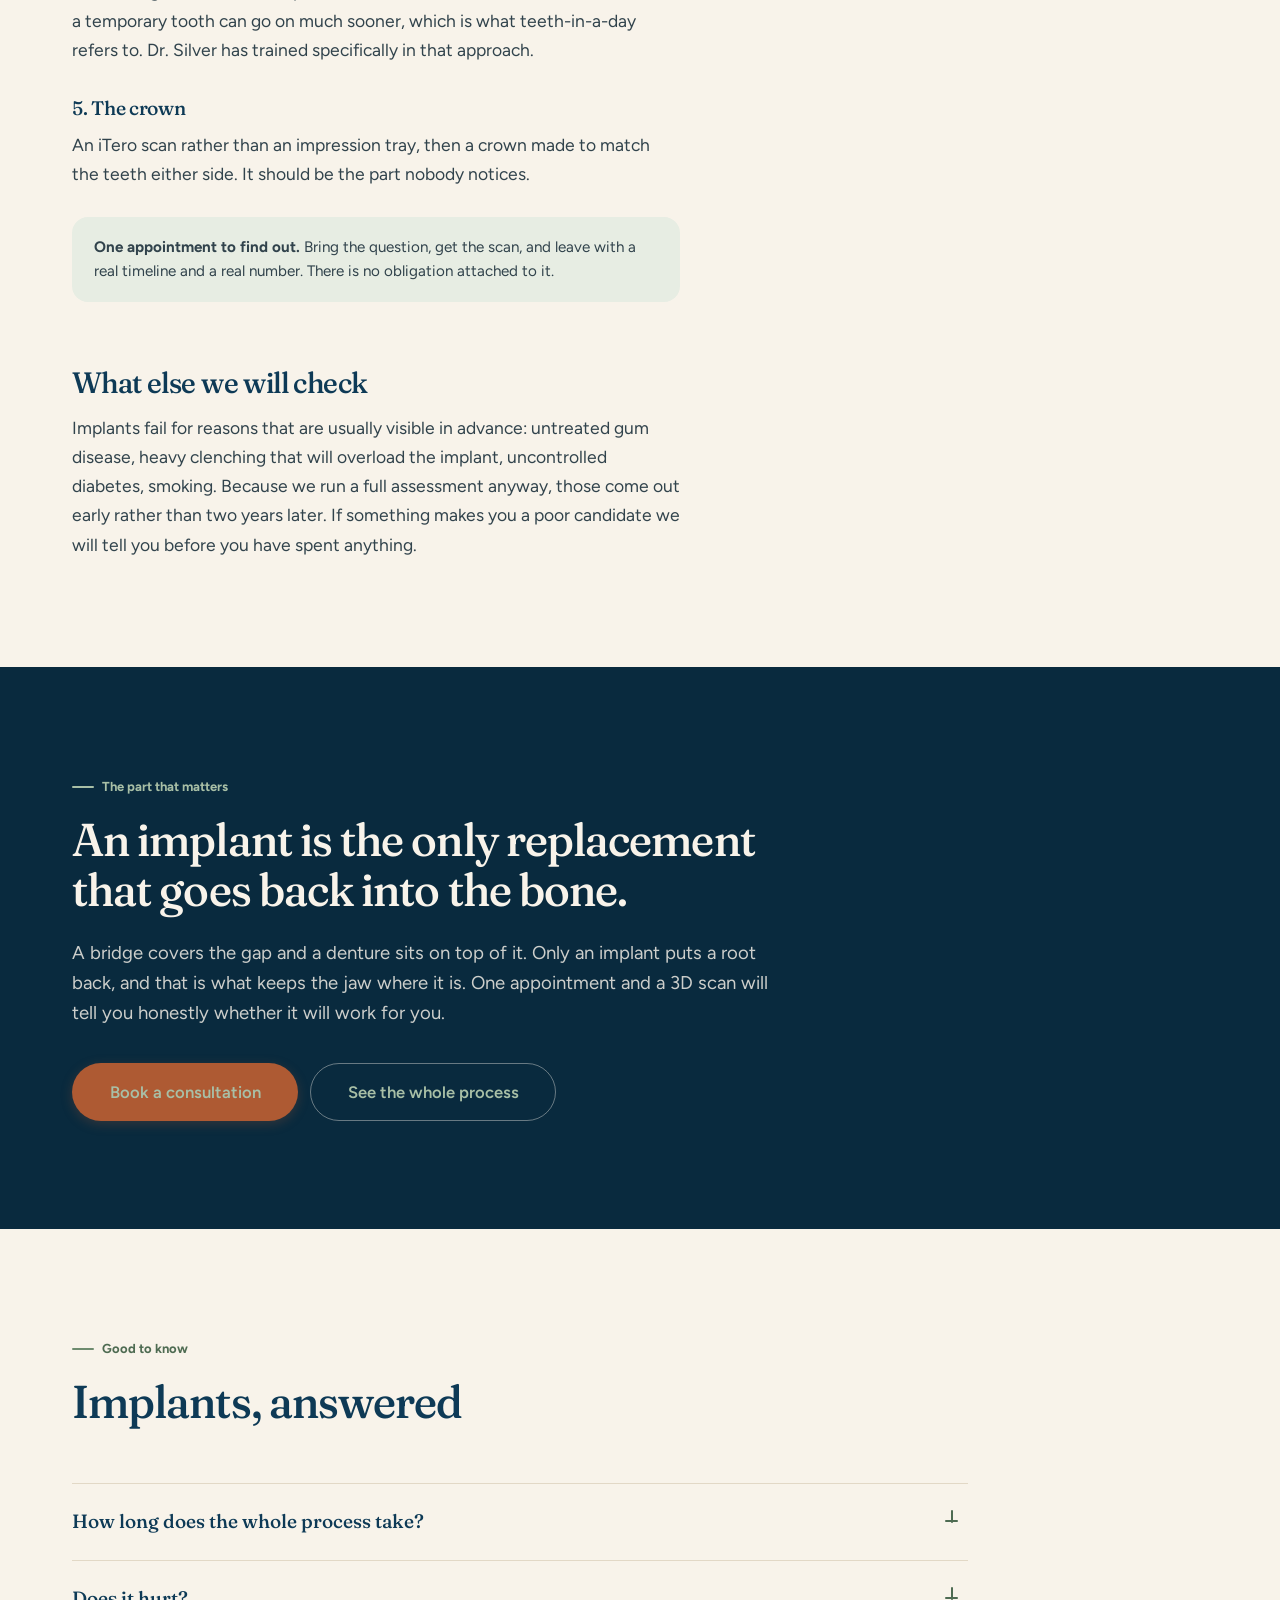
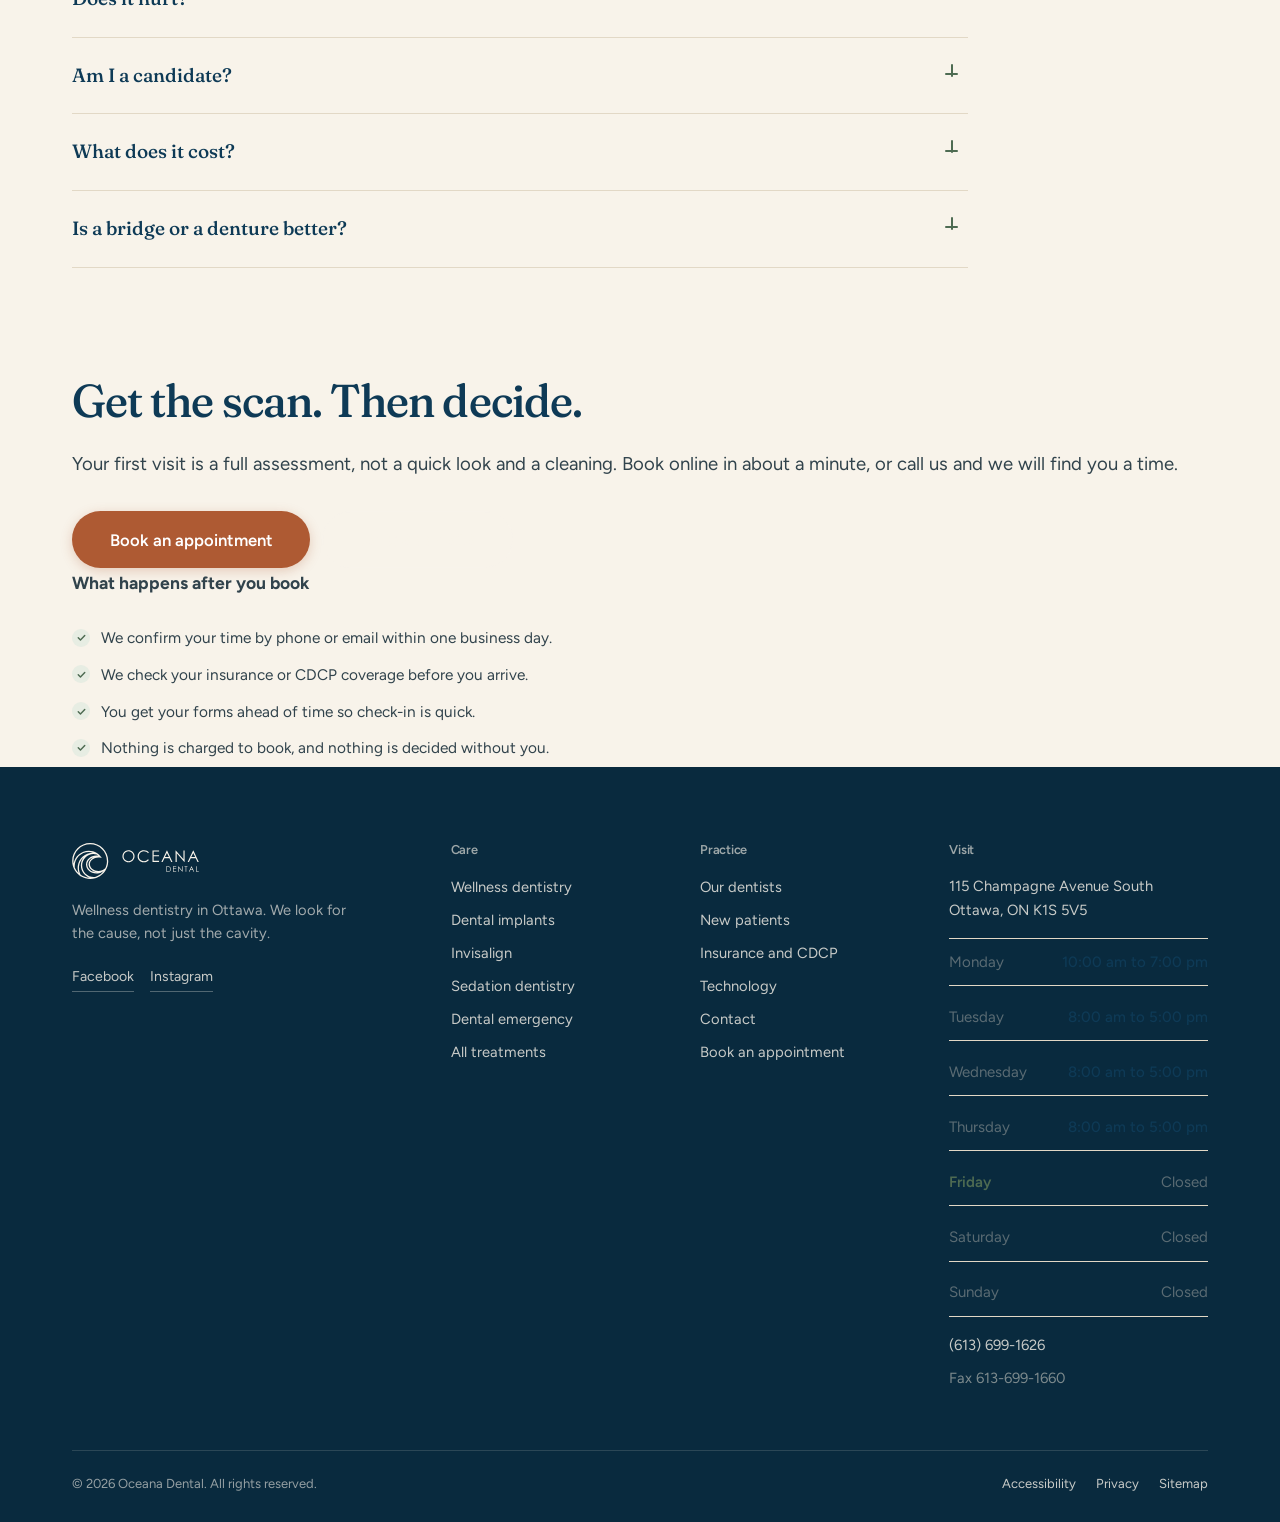
<file: dental-implants.html>
<!doctype html>
<html lang="en-CA">
<head>
<meta charset="utf-8">
<meta name="viewport" content="width=device-width,initial-scale=1">
<title>Dental Implants in Ottawa | Oceana Dental</title>
<meta name="description" content="Dental implants placed in house at Oceana Dental in Ottawa by Dr. Max Silver. 3D planning, bone grafts and sinus lifts, IV sedation available. Written costs before you start.">
<link rel="canonical" href="https://oceanadental.ca/dental-implants.html">
<meta name="robots" content="noindex,nofollow">
<meta name="theme-color" content="#00243f">
<meta property="og:type" content="website">
<meta property="og:site_name" content="Oceana Dental">
<meta property="og:title" content="Dental Implants in Ottawa | Oceana Dental">
<meta property="og:description" content="Dental implants placed in house at Oceana Dental in Ottawa by Dr. Max Silver. 3D planning, bone grafts and sinus lifts, IV sedation available. Written costs before you start.">
<meta property="og:url" content="https://oceanadental.ca/dental-implants.html">
<meta property="og:locale" content="en_CA">
<meta name="twitter:card" content="summary_large_image">
<link rel="icon" href="assets/img/favicon.1d375e16.svg" type="image/svg+xml">
<link rel="apple-touch-icon" href="assets/img/favicon.1d375e16.svg">
<link rel="preconnect" href="https://fonts.googleapis.com"><link rel="preconnect" href="https://fonts.gstatic.com" crossorigin><link rel="stylesheet" href="https://fonts.googleapis.com/css2?family=Fraunces:ital,opsz,wght@0,9..144,300..700;1,9..144,300..700&family=Figtree:wght@400;500;600;700&display=swap">
<link rel="stylesheet" href="assets/css/site.9e668e91.css">

<script>document.documentElement.setAttribute("data-intro","");</script>
<script type="application/ld+json">{"@context":"https://schema.org","@type":"Dentist","@id":"https://oceanadental.ca/#practice","name":"Oceana Dental","url":"https://oceanadental.ca","telephone":"(613) 699-1626","faxNumber":"613-699-1660","image":"https://oceanadental.ca/assets/img/logo.46053a9a.svg","priceRange":"$$","address":{"@type":"PostalAddress","streetAddress":"115 Champagne Avenue South","addressLocality":"Ottawa","addressRegion":"ON","postalCode":"K1S 5V5","addressCountry":"CA"},"geo":{"@type":"GeoCoordinates","latitude":45.3982055,"longitude":-75.7109552},"hasMap":"https://maps.app.goo.gl/BRhoStTDBjFMYJ9u7","sameAs":["https://www.facebook.com/oceanadental.ca","https://www.instagram.com/oceanadental/"],"openingHoursSpecification":[{"@type":"OpeningHoursSpecification","dayOfWeek":"https://schema.org/Monday","opens":"10:00","closes":"19:00"},{"@type":"OpeningHoursSpecification","dayOfWeek":"https://schema.org/Tuesday","opens":"08:00","closes":"17:00"},{"@type":"OpeningHoursSpecification","dayOfWeek":"https://schema.org/Wednesday","opens":"08:00","closes":"17:00"},{"@type":"OpeningHoursSpecification","dayOfWeek":"https://schema.org/Thursday","opens":"08:00","closes":"17:00"}],"areaServed":[{"@type":"City","name":"Ottawa"},{"@type":"City","name":"Nepean"},{"@type":"City","name":"Gatineau"}],"aggregateRating":{"@type":"AggregateRating","ratingValue":"4.8","reviewCount":"39","bestRating":"5"},"medicalSpecialty":"Dentistry","availableService":[{"@type":"MedicalProcedure","name":"Preventive dentistry"},{"@type":"MedicalProcedure","name":"Teeth cleaning"},{"@type":"MedicalProcedure","name":"Family dentistry"},{"@type":"MedicalProcedure","name":"Children's dentistry"},{"@type":"MedicalProcedure","name":"Seniors dentistry"},{"@type":"MedicalProcedure","name":"Students dentistry"},{"@type":"MedicalProcedure","name":"Oral cancer screening"},{"@type":"MedicalProcedure","name":"Mouth guards"},{"@type":"MedicalProcedure","name":"Thumb sucking"},{"@type":"MedicalProcedure","name":"Wellness dentistry"},{"@type":"MedicalProcedure","name":"Oral bacteria and biocompatibility testing"},{"@type":"MedicalProcedure","name":"Safe mercury amalgam removal (SMART)"},{"@type":"MedicalProcedure","name":"Sleep apnea and airway"},{"@type":"MedicalProcedure","name":"Bruxism and clenching"}]}</script>
<script type="application/ld+json">{"@context":"https://schema.org","@type":"FAQPage","mainEntity":[{"@type":"Question","name":"How long does the whole process take?","acceptedAnswer":{"@type":"Answer","text":"It varies with the bone and the tooth. A straightforward case is often a placement appointment, then several months while the implant integrates with the bone, then the crown. Some cases allow a temporary tooth much sooner. We will give you the actual timeline for your mouth after the scan, not an average."}},{"@type":"Question","name":"Does it hurt?","acceptedAnswer":{"@type":"Answer","text":"Placement is done under local anaesthetic and most patients report less discomfort afterwards than they expected, usually comparable to an extraction. If the idea of the appointment is the problem rather than the sensation, Dr. Silver is certified in IV sedation and you can sleep through it."}},{"@type":"Question","name":"Am I a candidate?","acceptedAnswer":{"@type":"Answer","text":"You need enough bone to hold the implant and healthy gums around it. If the bone is not there, a graft can often build it back, which Dr. Silver also does here. Smoking, uncontrolled diabetes and untreated gum disease all affect the odds, and we will be straight with you about that rather than take your money and hope."}},{"@type":"Question","name":"What does it cost?","acceptedAnswer":{"@type":"Answer","text":"It depends on how many implants, whether you need a graft or a sinus lift, and what goes on top. We give you a written breakdown with the treatment codes on it before anything starts, so you can check it against your insurance."}},{"@type":"Question","name":"Is a bridge or a denture better?","acceptedAnswer":{"@type":"Answer","text":"Sometimes, yes. A bridge is quicker and cheaper but it means cutting down the healthy teeth either side. A denture is cheaper still but it sits on the gum and the bone underneath keeps shrinking. An implant is the only option that replaces the root, which is why the bone stays. We will lay out all three honestly for your situation."}}]}</script>
<script type="application/ld+json">{"@context":"https://schema.org","@type":"BreadcrumbList","itemListElement":[{"@type":"ListItem","position":1,"name":"Home","item":"https://oceanadental.ca"},{"@type":"ListItem","position":2,"name":"Services","item":"https://oceanadental.ca/services.html"},{"@type":"ListItem","position":3,"name":"Dental implants","item":"https://oceanadental.ca/dental-implants.html"}]}</script>
</head>
<body>
<div class="guides" id="guides" aria-hidden="true"></div>
<a class="skip" href="#main">Skip to content</a>
<header class="hdr" id="hdr"><div class="hdr-in">
<a class="brand" href="index.html" aria-label="Oceana Dental, home"><svg class="lg" viewBox="0 0 211 60" width="134" height="38" role="img" aria-label="Oceana Dental"><title>Oceana Dental</title><path d="M93.7401 11.9757C96.6461 11.9757 99.0785 12.9438 101.037 14.8802C102.995 16.8165 103.974 19.2003 103.974 22.0316C103.974 24.8365 102.997 27.2161 101.043 29.1698C99.0895 31.1234 96.7078 32.1006 93.8966 32.1006C91.0509 32.1006 88.649 31.1283 86.6911 29.1829C84.7332 27.2376 83.7539 24.8842 83.7539 22.1228C83.7539 20.2819 84.1999 18.5759 85.092 17.004C85.984 15.4321 87.2001 14.2011 88.7404 13.3111C90.2807 12.4203 91.947 11.9757 93.7401 11.9757ZM93.8246 13.838C92.4048 13.838 91.0592 14.2073 89.7869 14.9459C88.5153 15.6845 87.5222 16.6796 86.8075 17.9313C86.0934 19.183 85.7361 20.5779 85.7361 22.1159C85.7361 24.3932 86.5263 26.3157 88.1074 27.8849C89.6886 29.4533 91.5938 30.2376 93.8239 30.2376C95.3136 30.2376 96.6919 29.8773 97.9593 29.1553C99.2267 28.434 100.215 27.4478 100.925 26.1961C101.635 24.9444 101.99 23.5544 101.99 22.0246C101.99 20.5039 101.635 19.1284 100.925 17.8988C100.215 16.6692 99.2156 15.6852 97.9267 14.9459C96.6378 14.208 95.2707 13.838 93.8246 13.838Z" fill="#00243f"></path><path d="M127.86 16.0136L126.347 17.1727C125.512 16.087 124.509 15.2647 123.339 14.7045C122.17 14.1444 120.885 13.8643 119.485 13.8643C117.954 13.8643 116.536 14.2315 115.232 14.9652C113.928 15.699 112.917 16.6845 112.199 17.9223C111.482 19.1595 111.123 20.5516 111.123 22.0973C111.123 24.4333 111.925 26.3828 113.53 27.9457C115.135 29.5087 117.158 30.2901 119.602 30.2901C122.29 30.2901 124.538 29.2396 126.347 27.138L127.86 28.2846C126.903 29.5004 125.709 30.4402 124.279 31.1048C122.848 31.7693 121.251 32.1013 119.485 32.1013C116.128 32.1013 113.48 30.9858 111.541 28.7535C109.915 26.869 109.102 24.5938 109.102 21.9278C109.102 19.1229 110.086 16.7633 112.056 14.8484C114.026 12.9335 116.493 11.9763 119.459 11.9763C121.251 11.9763 122.868 12.3304 124.312 13.0379C125.755 13.7453 126.938 14.737 127.86 16.0136Z" fill="#00243f"></path><path d="M133.883 12.4577H144.879V14.3332H135.801V20.3379H144.801V22.2134H135.801V29.7424H144.801V31.6179H133.883V12.4577Z" fill="#00243f"></path><path d="M158.2 12.4577L167.149 31.6186H165.077L162.059 25.3144H153.793L150.803 31.6186H148.664L157.731 12.4577H158.2ZM157.958 16.5282L154.67 23.4638H161.231L157.958 16.5282Z" fill="#00243f"></path><path d="M172.297 31.6186V12.4577H172.714L185.486 27.1456V12.4577H187.377V31.6186H186.946L174.28 17.1098V31.6186H172.297Z" fill="#00243f"></path><path d="M202.052 12.4577L211 31.6186H208.929L205.911 25.3144H197.644L194.655 31.6186H192.516L201.582 12.4577H202.052ZM201.81 16.5282L198.522 23.4638H205.082L201.81 16.5282Z" fill="#00243f"></path><path d="M156.836 47.9939V38.8619H158.732C160.1 38.8619 161.092 38.9719 161.71 39.1911C162.597 39.5016 163.291 40.0396 163.79 40.8052C164.289 41.5707 164.539 42.4836 164.539 43.5431C164.539 44.458 164.341 45.263 163.946 45.958C163.55 46.653 163.036 47.1668 162.404 47.4974C161.772 47.8286 160.886 47.9939 159.746 47.9939H156.836ZM157.712 47.1309H158.769C160.033 47.1309 160.91 47.052 161.399 46.895C162.086 46.6717 162.627 46.2699 163.021 45.689C163.415 45.1081 163.612 44.3978 163.612 43.5583C163.612 42.6772 163.399 41.9248 162.971 41.3004C162.544 40.6759 161.95 40.2478 161.187 40.0161C160.615 39.8426 159.672 39.7554 158.358 39.7554H157.711V47.1309H157.712Z" fill="#00243f"></path><path d="M168.152 38.8619H173.394V39.7561H169.067V42.6178H173.356V43.5119H169.067V47.1004H173.356V47.9939H168.152V38.8619Z" fill="#00243f"></path><path d="M176.809 47.9939V38.8619H177.007L183.094 45.8618V38.8619H183.995V47.9939H183.79L177.754 41.0784V47.9939H176.809Z" fill="#00243f"></path><path d="M187.148 39.7554V38.8612H192.159V39.7554H190.12V47.9939H189.187V39.7554H187.148Z" fill="#00243f"></path><path d="M199.049 38.8619L203.314 47.9939H202.327L200.889 44.9891H196.949L195.523 47.9939H194.504L198.825 38.8619H199.049ZM198.934 40.8017L197.366 44.1074H200.493L198.934 40.8017Z" fill="#00243f"></path><path d="M206.562 38.8619H207.477V47.1122H210.996V47.9939H206.562V38.8619Z" fill="#00243f"></path><path d="M30.0474 0C13.4776 0 8.54913e-05 13.457 8.54913e-05 29.9969C-0.00961053 34.0335 0.805548 38.0293 2.39639 41.7395C4.60016 46.8833 8.19322 51.3134 12.7732 54.536C13.4589 55.0243 14.2158 55.5001 15.0081 55.9648C22.152 60.0975 30.6866 61.1072 38.6 58.7566C40.2594 58.269 41.871 57.6335 43.4161 56.8576C44.6842 56.231 45.9031 55.5111 47.0639 54.7034C50.72 52.1882 53.7763 48.9005 56.0168 45.0735C56.4102 44.3888 56.7793 43.7042 57.1069 43.0258C57.7821 41.6226 58.3501 40.1704 58.8058 38.6814C59.0627 37.8481 59.283 36.9788 59.4616 36.1102C59.6403 35.2409 59.7899 34.3371 59.891 33.4201C60.0233 32.2839 60.0884 31.1414 60.0877 29.9976C60.0884 13.457 46.6116 0 30.0474 0ZM4.47064 41.1033C4.35637 40.1731 4.30096 39.2368 4.30373 38.2997C4.30373 25.4561 14.7706 15.0109 27.6337 15.0109C29.9954 15.0047 32.3432 15.3615 34.5962 16.0697C20.5473 16.0697 9.12058 27.4852 9.12058 41.5134C9.11227 44.3584 9.59015 47.1848 10.5327 49.8694C7.96675 47.3632 5.90912 44.3868 4.47064 41.1033ZM14.2879 52.9648C8.83108 43.3066 10.9504 31.1463 19.354 23.8967C16.1917 27.7237 14.4693 32.5349 14.4846 37.4961C14.4846 46.8349 20.564 54.9648 29.1588 57.8334C23.8364 57.6729 18.6725 55.9828 14.2879 52.9648ZM48.6201 50.7505C47.7101 51.5658 46.7467 52.3196 45.7355 53.0063L45.6877 53.0423C43.3669 54.6252 40.8155 55.8417 38.1241 56.6487C37.4025 56.7331 36.676 56.7753 35.9488 56.7739C25.3032 56.7739 16.6426 48.1267 16.6426 37.4961C16.6426 27.194 25.029 18.5517 35.3109 18.2301C37.149 18.2861 38.9732 18.56 40.7469 19.0454C41.6791 19.681 42.5635 20.3829 43.3939 21.1464C42.3495 20.9742 41.2934 20.8884 40.2351 20.8898C30.7697 20.8898 23.0683 27.6152 23.0683 35.8882C23.0683 44.1613 30.7697 50.8929 40.2351 50.8929C43.6384 50.8929 46.9288 50.0236 49.7421 48.375C50.3058 48.0548 50.8474 47.6972 51.3634 47.3037C51.4818 47.2256 51.5954 47.1398 51.7034 47.0472C51.9064 46.958 52.1031 46.8625 52.2997 46.7616C51.2055 48.209 49.9734 49.5444 48.6201 50.7505ZM35.8532 23.5986C30.7503 25.8897 27.3588 30.324 27.3588 35.3537C27.3588 42.2284 33.7132 47.9116 41.8668 48.6675C41.3301 48.7152 40.7878 48.7394 40.2337 48.7394C31.9603 48.7394 25.2243 42.9781 25.2243 35.8896C25.225 30.1096 29.7073 25.2113 35.8532 23.5986ZM57.9248 30.6573V30.6746C57.9013 31.6089 57.8299 32.5439 57.7164 33.4484L57.7046 33.5556V33.5612C57.609 34.3454 57.474 35.1241 57.2987 35.8945C57.0432 37.1033 56.7031 38.2928 56.28 39.4539L56.2024 39.5369V39.6621C55.9406 40.382 55.6359 41.0963 55.2785 41.846C55.0991 42.0548 54.8969 42.263 54.6704 42.4829C54.4758 42.6759 54.2708 42.8591 54.0561 43.0306C53.2202 43.7409 52.3018 44.3487 51.3204 44.8397C51.1002 44.9469 50.8862 45.0534 50.6473 45.1551C50.4623 45.2443 50.2657 45.3211 50.0572 45.411C48.039 46.2028 45.8893 46.6046 43.7208 46.5949C35.9072 46.5949 29.5529 41.5542 29.5529 35.3523C29.5529 29.1567 35.9072 24.1152 43.7208 24.1152C44.6468 24.1138 45.5721 24.1851 46.487 24.3296C46.6719 24.3593 46.8506 24.3891 47.0286 24.4243C47.3506 24.4838 47.6664 24.5557 47.9767 24.6332L49.3715 24.9783L48.5612 23.7999C48.2627 23.3711 47.9414 22.9368 47.5896 22.5018C47.5591 22.4555 47.5251 22.4119 47.4877 22.3711C46.595 21.2563 45.606 20.2225 44.5311 19.2819C44.3587 19.1215 44.1793 18.9666 44.0006 18.8179C43.2651 18.1997 42.4957 17.6236 41.6951 17.0925C41.5046 16.9673 41.3134 16.8421 41.1285 16.7294C37.086 14.1942 32.4077 12.8512 27.6337 12.856C15.0691 12.856 4.45333 22.1643 2.48088 34.2347C2.26549 32.8323 2.15814 31.416 2.15884 29.9969C2.15884 14.6471 14.6702 2.15419 30.0481 2.15419C45.4204 2.15419 57.9317 14.6471 57.9317 29.9969C57.9304 30.223 57.9304 30.4367 57.9248 30.6573Z" fill="#00243f"></path></svg></a>
<nav class="nav" aria-label="Main">
<a href="wellness-dentistry.html">Wellness dentistry</a>
<div class="dd"><button type="button" aria-expanded="false" aria-controls="dd-svc">Services <svg class="car" viewBox="0 0 20 20" width="12" height="12" aria-hidden="true" focusable="false"><path d="M4 7l6 6 6-6" stroke="currentColor" stroke-width="1.9" fill="none" stroke-linecap="round" stroke-linejoin="round"/></svg></button>
<div class="dd-p wide" id="dd-svc"><a href="wellness-dentistry.html">Wellness dentistry<span>Root-cause care for your whole body</span></a><a href="dental-implants.html">Dental implants<span>Replace a missing tooth for good</span></a><a href="invisalign.html">Invisalign<span>Straighten teeth without brackets</span></a><a href="emergency-dentist.html">Emergency dentistry<span>In pain today? Start here</span></a><a href="sedation-dentistry.html">Sedation dentistry<span>IV sedation with Dr. Silver</span></a><a href="services.html#family-dentist">Family dentistry<span>Care for every age, under one roof</span></a><div class="dd-all"><a href="services.html"><strong>All 38 services</strong><span>The full list, grouped by what you need</span></a></div></div></div>
<a href="dentists.html">Our dentists</a>
<div class="dd"><button type="button" aria-expanded="false" aria-controls="dd-np">New patients <svg class="car" viewBox="0 0 20 20" width="12" height="12" aria-hidden="true" focusable="false"><path d="M4 7l6 6 6-6" stroke="currentColor" stroke-width="1.9" fill="none" stroke-linecap="round" stroke-linejoin="round"/></svg></button>
<div class="dd-p" id="dd-np"><a href="new-patients.html#first-visit">Your first visit<span>What the comprehensive exam covers</span></a><a href="new-patients.html#insurance">Insurance and CDCP<span>Insurance, CDCP and paying yourself</span></a><a href="new-patients.html#technology">Our technology<span>iTero, AIRFLOW, lasers, digital X-ray</span></a><a href="new-patients.html#comfort">Comfort and anxiety<span>How we handle dental anxiety</span></a><div class="dd-all"><a href="new-patients.html"><strong>New patient guide</strong><span>Everything before your first visit</span></a></div></div></div>
<a href="contact.html">Contact</a>
</nav>
<div class="hdr-cta">
<a class="hdr-tel" href="tel:+16136991626">(613) 699-1626</a>
<a class="btn btn-a btn-sm" href="book.html">Book an appointment</a>
</div>
<button class="burger" id="burger" aria-expanded="false" aria-controls="drawer" aria-label="Menu">
<i></i><i></i><i></i></button>
</div></header>
<div class="drawer" id="drawer" hidden>
<a href="index.html">Home</a>
<a href="wellness-dentistry.html">Wellness dentistry</a>
<details><summary>Services</summary><div class="sub"><a href="wellness-dentistry.html">Wellness dentistry</a><a href="dental-implants.html">Dental implants</a><a href="invisalign.html">Invisalign</a><a href="emergency-dentist.html">Emergency dentistry</a><a href="sedation-dentistry.html">Sedation dentistry</a><a href="services.html#family-dentist">Family dentistry</a><a href="services.html">All 38 services</a></div></details>
<a href="dentists.html">Our dentists</a>
<details><summary>New patients</summary><div class="sub"><a href="new-patients.html#first-visit">Your first visit</a><a href="new-patients.html#insurance">Insurance and CDCP</a><a href="new-patients.html#technology">Our technology</a><a href="new-patients.html#comfort">Comfort and anxiety</a><a href="new-patients.html">New patient guide</a></div></details>
<a href="emergency-dentist.html">Dental emergency</a>
<a href="contact.html">Contact</a>
<div class="btns">
<a class="btn btn-a btn-lg" href="book.html"><svg viewBox="0 0 20 20" width="20" height="20" aria-hidden="true" focusable="false"><rect x="2.5" y="4" width="15" height="14" rx="2.4" stroke="currentColor" stroke-width="1.5" fill="none"/><path d="M2.5 8h15M6.5 2v3.4M13.5 2v3.4" stroke="currentColor" stroke-width="1.5" stroke-linecap="round"/><circle cx="7" cy="12" r="1.1" fill="currentColor"/><circle cx="10" cy="12" r="1.1" fill="currentColor"/><circle cx="13" cy="12" r="1.1" fill="currentColor"/></svg> Book an appointment</a>
<a class="btn btn-b btn-lg" href="tel:+16136991626"><svg viewBox="0 0 20 20" width="20" height="20" aria-hidden="true" focusable="false"><path d="M2.5 4.6c0-1.2 1-2.1 2.1-2.1h1.9c.9 0 1.7.6 1.9 1.5l.6 2.3c.2.7-.1 1.5-.7 1.9l-1.1.8a11.7 11.7 0 0 0 5.3 5.3l.8-1.1c.4-.6 1.2-.9 1.9-.7l2.3.6c.9.2 1.5 1 1.5 1.9v1.9c0 1.2-1 2.1-2.1 2.1h-.9C8.2 19 1 11.8 1 5.5v-.9Z" fill="currentColor"/></svg> (613) 699-1626</a>
</div></div>
<main id="main">

<section class="opener"><div class="wrap"><div class="opener-g"><div><div class="crumb"><a href="index.html">Home</a><span>/</span><a href="services.html">Services</a><span>/</span><span>Dental implants</span></div>
<h1>A missing tooth, replaced at the root.</h1><p class="lede">An implant is the only replacement that goes into the bone the way a real root does, which is why the jaw underneath stays where it is. Planned on a 3D scan and placed here by Dr. Silver, not referred across town.</p><div class="btns"><a class="btn btn-a btn-lg" href="book.html">Book an appointment</a>
<a class="btn btn-c btn-lg" href="tel:+16136991626">(613) 699-1626</a></div></div><figure class="rnd"><img src="assets/img/ph/scanner.0b3b68a3.webp" width="1500" height="1006" fetchpriority="high" alt="A dentist explaining a scan to a patient"></figure></div></div></section>

<section class="sec"><div class="wrap"><div class="rail">
<div class="prose">
<h2>Why the root is the part that matters</h2>
<p>When a tooth comes out, the bone that held it starts to shrink, because nothing is loading it any
more. Over a few years that shows up as a dip in the gum line, a change in the shape of the face
around the mouth, and neighbouring teeth drifting into the gap and tilting.</p>
<p>A bridge covers the gap. A denture sits on top of it. Only an implant puts something back into
the bone, and that is what keeps the bone.</p>

<h2>What the process involves</h2>
<h3>1. Assessment and 3D scan</h3>
<p>We take a cone beam scan so we can see the bone volume, the nerve position and the sinus in three
dimensions. That is what tells us whether an implant will work, whether you need a graft first, and
exactly where it should sit.</p>
<h3>2. Grafting, if you need it</h3>
<p>If there is not enough bone, Dr. Silver places a graft to rebuild it, including sinus lifts in the
upper back jaw. This adds months to the timeline, and we will say so up front rather than discovering
it halfway through.</p>
<h3>3. Placement</h3>
<p>The implant goes in under local anaesthetic, with IV sedation if you would rather not be present
for it. Most people are back at work the next day.</p>
<h3>4. Integration</h3>
<p>The bone grows onto the implant surface over several months. In some cases a temporary tooth can
go on much sooner, which is what teeth-in-a-day refers to. Dr. Silver has trained specifically in
that approach.</p>
<h3>5. The crown</h3>
<p>An iTero scan rather than an impression tray, then a crown made to match the teeth either side.
It should be the part nobody notices.</p>

<div class="note"><b>One appointment to find out.</b> Bring the question, get
the scan, and leave with a real timeline and a real number. There is no obligation attached to it.</div>

<h2>What else we will check</h2>
<p>Implants fail for reasons that are usually visible in advance: untreated gum disease, heavy
clenching that will overload the implant, uncontrolled diabetes, smoking. Because we run a full
assessment anyway, those come out early rather than two years later. If something makes you a poor
candidate we will tell you before you have spent anything.</p>
</div>
<aside class="rail-s"><div class="card" style="background:var(--cream)">
<h3>Ask about an implant</h3>
<p class="small">A consultation, a 3D scan and a straight answer about whether it will work for you.</p>
<div class="btns" style="margin-top:1.2rem;flex-direction:column;align-items:stretch">
<a class="btn btn-a btn-block" href="book.html">Book a consultation</a>
<a class="btn btn-b btn-block" href="tel:+16136991626">(613) 699-1626</a></div>
<hr><p class="tiny" style="margin:0"><b>Placed by Dr. Max Silver.</b> Hospital residency at the
University of Alberta, further training in sinus lifts, implant dentures and teeth-in-a-day,
certified in IV sedation.</p></div></aside>
</div></div></section>

<section class="sec chapter"><div class="wrap">
<div style="max-width:44rem"><p class="lab"><b>The part that matters</b></p><h2>An implant is the only replacement that goes back into the bone.</h2>
<p class="lede" style="margin-bottom:2.2rem">A bridge covers the gap and a denture sits on top of it. Only an implant puts a root back, and that is what keeps the jaw where it is. One appointment and a 3D scan will tell you honestly whether it will work for you.</p>
<div class="btns"><a class="btn btn-a btn-lg" href="book.html">Book a consultation</a><a class="btn btn-c btn-lg" href="dental-implants.html#main">See the whole process </a></div></div>
</div></section>
<section class="sec"><div class="wrap">
<div class="split"><div><p class="lab"><b>Good to know</b></p><h2>Implants, answered</h2></div><div></div></div>
<div class="faq"><details><summary>How long does the whole process take?</summary><div class="ans">It varies with the bone and the tooth. A straightforward case is often a placement appointment, then several months while the implant integrates with the bone, then the crown. Some cases allow a temporary tooth much sooner. We will give you the actual timeline for your mouth after the scan, not an average.</div></details><details><summary>Does it hurt?</summary><div class="ans">Placement is done under local anaesthetic and most patients report less discomfort afterwards than they expected, usually comparable to an extraction. If the idea of the appointment is the problem rather than the sensation, Dr. Silver is certified in IV sedation and you can sleep through it.</div></details><details><summary>Am I a candidate?</summary><div class="ans">You need enough bone to hold the implant and healthy gums around it. If the bone is not there, a graft can often build it back, which Dr. Silver also does here. Smoking, uncontrolled diabetes and untreated gum disease all affect the odds, and we will be straight with you about that rather than take your money and hope.</div></details><details><summary>What does it cost?</summary><div class="ans">It depends on how many implants, whether you need a graft or a sinus lift, and what goes on top. We give you a written breakdown with the treatment codes on it before anything starts, so you can check it against your insurance.</div></details><details><summary>Is a bridge or a denture better?</summary><div class="ans">Sometimes, yes. A bridge is quicker and cheaper but it means cutting down the healthy teeth either side. A denture is cheaper still but it sits on the gum and the bone underneath keeps shrinking. An implant is the only option that replaces the root, which is why the bone stays. We will lay out all three honestly for your situation.</div></details></div></div></section>
<section class="cta"><div class="wrap"><div class="cta-g">
<div><h2>Get the scan. Then decide.</h2><p class="lede" style="margin-bottom:2rem">Your first visit is a full assessment, not a quick look and a cleaning. Book online in about a minute, or call us and we will find you a time.</p>
<div class="btns"><a class="btn btn-a btn-lg" href="book.html">Book an appointment</a>
<a class="btn btn-c btn-lg" href="tel:+16136991626">(613) 699-1626</a></div></div>
<div class="cta-box"><b>What happens after you book</b>
<ul class="flist">
<li><span>We confirm your time by phone or email within one business day.</span></li>
<li><span>We check your insurance or CDCP coverage before you arrive.</span></li>
<li><span>You get your forms ahead of time so check-in is quick.</span></li>
<li><span>Nothing is charged to book, and nothing is decided without you.</span></li>
</ul></div></div></div></section>

</main>
<footer class="ftr"><div class="wrap">
<div class="ftr-g">
<div class="ftr-brand"><a class="brand" href="index.html" aria-label="Oceana Dental, home"><svg class="lg" viewBox="0 0 211 60" width="134" height="38" role="img" aria-label="Oceana Dental"><title>Oceana Dental</title><path d="M93.7401 11.9757C96.6461 11.9757 99.0785 12.9438 101.037 14.8802C102.995 16.8165 103.974 19.2003 103.974 22.0316C103.974 24.8365 102.997 27.2161 101.043 29.1698C99.0895 31.1234 96.7078 32.1006 93.8966 32.1006C91.0509 32.1006 88.649 31.1283 86.6911 29.1829C84.7332 27.2376 83.7539 24.8842 83.7539 22.1228C83.7539 20.2819 84.1999 18.5759 85.092 17.004C85.984 15.4321 87.2001 14.2011 88.7404 13.3111C90.2807 12.4203 91.947 11.9757 93.7401 11.9757ZM93.8246 13.838C92.4048 13.838 91.0592 14.2073 89.7869 14.9459C88.5153 15.6845 87.5222 16.6796 86.8075 17.9313C86.0934 19.183 85.7361 20.5779 85.7361 22.1159C85.7361 24.3932 86.5263 26.3157 88.1074 27.8849C89.6886 29.4533 91.5938 30.2376 93.8239 30.2376C95.3136 30.2376 96.6919 29.8773 97.9593 29.1553C99.2267 28.434 100.215 27.4478 100.925 26.1961C101.635 24.9444 101.99 23.5544 101.99 22.0246C101.99 20.5039 101.635 19.1284 100.925 17.8988C100.215 16.6692 99.2156 15.6852 97.9267 14.9459C96.6378 14.208 95.2707 13.838 93.8246 13.838Z" fill="#ffffff"></path><path d="M127.86 16.0136L126.347 17.1727C125.512 16.087 124.509 15.2647 123.339 14.7045C122.17 14.1444 120.885 13.8643 119.485 13.8643C117.954 13.8643 116.536 14.2315 115.232 14.9652C113.928 15.699 112.917 16.6845 112.199 17.9223C111.482 19.1595 111.123 20.5516 111.123 22.0973C111.123 24.4333 111.925 26.3828 113.53 27.9457C115.135 29.5087 117.158 30.2901 119.602 30.2901C122.29 30.2901 124.538 29.2396 126.347 27.138L127.86 28.2846C126.903 29.5004 125.709 30.4402 124.279 31.1048C122.848 31.7693 121.251 32.1013 119.485 32.1013C116.128 32.1013 113.48 30.9858 111.541 28.7535C109.915 26.869 109.102 24.5938 109.102 21.9278C109.102 19.1229 110.086 16.7633 112.056 14.8484C114.026 12.9335 116.493 11.9763 119.459 11.9763C121.251 11.9763 122.868 12.3304 124.312 13.0379C125.755 13.7453 126.938 14.737 127.86 16.0136Z" fill="#ffffff"></path><path d="M133.883 12.4577H144.879V14.3332H135.801V20.3379H144.801V22.2134H135.801V29.7424H144.801V31.6179H133.883V12.4577Z" fill="#ffffff"></path><path d="M158.2 12.4577L167.149 31.6186H165.077L162.059 25.3144H153.793L150.803 31.6186H148.664L157.731 12.4577H158.2ZM157.958 16.5282L154.67 23.4638H161.231L157.958 16.5282Z" fill="#ffffff"></path><path d="M172.297 31.6186V12.4577H172.714L185.486 27.1456V12.4577H187.377V31.6186H186.946L174.28 17.1098V31.6186H172.297Z" fill="#ffffff"></path><path d="M202.052 12.4577L211 31.6186H208.929L205.911 25.3144H197.644L194.655 31.6186H192.516L201.582 12.4577H202.052ZM201.81 16.5282L198.522 23.4638H205.082L201.81 16.5282Z" fill="#ffffff"></path><path d="M156.836 47.9939V38.8619H158.732C160.1 38.8619 161.092 38.9719 161.71 39.1911C162.597 39.5016 163.291 40.0396 163.79 40.8052C164.289 41.5707 164.539 42.4836 164.539 43.5431C164.539 44.458 164.341 45.263 163.946 45.958C163.55 46.653 163.036 47.1668 162.404 47.4974C161.772 47.8286 160.886 47.9939 159.746 47.9939H156.836ZM157.712 47.1309H158.769C160.033 47.1309 160.91 47.052 161.399 46.895C162.086 46.6717 162.627 46.2699 163.021 45.689C163.415 45.1081 163.612 44.3978 163.612 43.5583C163.612 42.6772 163.399 41.9248 162.971 41.3004C162.544 40.6759 161.95 40.2478 161.187 40.0161C160.615 39.8426 159.672 39.7554 158.358 39.7554H157.711V47.1309H157.712Z" fill="#ffffff"></path><path d="M168.152 38.8619H173.394V39.7561H169.067V42.6178H173.356V43.5119H169.067V47.1004H173.356V47.9939H168.152V38.8619Z" fill="#ffffff"></path><path d="M176.809 47.9939V38.8619H177.007L183.094 45.8618V38.8619H183.995V47.9939H183.79L177.754 41.0784V47.9939H176.809Z" fill="#ffffff"></path><path d="M187.148 39.7554V38.8612H192.159V39.7554H190.12V47.9939H189.187V39.7554H187.148Z" fill="#ffffff"></path><path d="M199.049 38.8619L203.314 47.9939H202.327L200.889 44.9891H196.949L195.523 47.9939H194.504L198.825 38.8619H199.049ZM198.934 40.8017L197.366 44.1074H200.493L198.934 40.8017Z" fill="#ffffff"></path><path d="M206.562 38.8619H207.477V47.1122H210.996V47.9939H206.562V38.8619Z" fill="#ffffff"></path><path d="M30.0474 0C13.4776 0 8.54913e-05 13.457 8.54913e-05 29.9969C-0.00961053 34.0335 0.805548 38.0293 2.39639 41.7395C4.60016 46.8833 8.19322 51.3134 12.7732 54.536C13.4589 55.0243 14.2158 55.5001 15.0081 55.9648C22.152 60.0975 30.6866 61.1072 38.6 58.7566C40.2594 58.269 41.871 57.6335 43.4161 56.8576C44.6842 56.231 45.9031 55.5111 47.0639 54.7034C50.72 52.1882 53.7763 48.9005 56.0168 45.0735C56.4102 44.3888 56.7793 43.7042 57.1069 43.0258C57.7821 41.6226 58.3501 40.1704 58.8058 38.6814C59.0627 37.8481 59.283 36.9788 59.4616 36.1102C59.6403 35.2409 59.7899 34.3371 59.891 33.4201C60.0233 32.2839 60.0884 31.1414 60.0877 29.9976C60.0884 13.457 46.6116 0 30.0474 0ZM4.47064 41.1033C4.35637 40.1731 4.30096 39.2368 4.30373 38.2997C4.30373 25.4561 14.7706 15.0109 27.6337 15.0109C29.9954 15.0047 32.3432 15.3615 34.5962 16.0697C20.5473 16.0697 9.12058 27.4852 9.12058 41.5134C9.11227 44.3584 9.59015 47.1848 10.5327 49.8694C7.96675 47.3632 5.90912 44.3868 4.47064 41.1033ZM14.2879 52.9648C8.83108 43.3066 10.9504 31.1463 19.354 23.8967C16.1917 27.7237 14.4693 32.5349 14.4846 37.4961C14.4846 46.8349 20.564 54.9648 29.1588 57.8334C23.8364 57.6729 18.6725 55.9828 14.2879 52.9648ZM48.6201 50.7505C47.7101 51.5658 46.7467 52.3196 45.7355 53.0063L45.6877 53.0423C43.3669 54.6252 40.8155 55.8417 38.1241 56.6487C37.4025 56.7331 36.676 56.7753 35.9488 56.7739C25.3032 56.7739 16.6426 48.1267 16.6426 37.4961C16.6426 27.194 25.029 18.5517 35.3109 18.2301C37.149 18.2861 38.9732 18.56 40.7469 19.0454C41.6791 19.681 42.5635 20.3829 43.3939 21.1464C42.3495 20.9742 41.2934 20.8884 40.2351 20.8898C30.7697 20.8898 23.0683 27.6152 23.0683 35.8882C23.0683 44.1613 30.7697 50.8929 40.2351 50.8929C43.6384 50.8929 46.9288 50.0236 49.7421 48.375C50.3058 48.0548 50.8474 47.6972 51.3634 47.3037C51.4818 47.2256 51.5954 47.1398 51.7034 47.0472C51.9064 46.958 52.1031 46.8625 52.2997 46.7616C51.2055 48.209 49.9734 49.5444 48.6201 50.7505ZM35.8532 23.5986C30.7503 25.8897 27.3588 30.324 27.3588 35.3537C27.3588 42.2284 33.7132 47.9116 41.8668 48.6675C41.3301 48.7152 40.7878 48.7394 40.2337 48.7394C31.9603 48.7394 25.2243 42.9781 25.2243 35.8896C25.225 30.1096 29.7073 25.2113 35.8532 23.5986ZM57.9248 30.6573V30.6746C57.9013 31.6089 57.8299 32.5439 57.7164 33.4484L57.7046 33.5556V33.5612C57.609 34.3454 57.474 35.1241 57.2987 35.8945C57.0432 37.1033 56.7031 38.2928 56.28 39.4539L56.2024 39.5369V39.6621C55.9406 40.382 55.6359 41.0963 55.2785 41.846C55.0991 42.0548 54.8969 42.263 54.6704 42.4829C54.4758 42.6759 54.2708 42.8591 54.0561 43.0306C53.2202 43.7409 52.3018 44.3487 51.3204 44.8397C51.1002 44.9469 50.8862 45.0534 50.6473 45.1551C50.4623 45.2443 50.2657 45.3211 50.0572 45.411C48.039 46.2028 45.8893 46.6046 43.7208 46.5949C35.9072 46.5949 29.5529 41.5542 29.5529 35.3523C29.5529 29.1567 35.9072 24.1152 43.7208 24.1152C44.6468 24.1138 45.5721 24.1851 46.487 24.3296C46.6719 24.3593 46.8506 24.3891 47.0286 24.4243C47.3506 24.4838 47.6664 24.5557 47.9767 24.6332L49.3715 24.9783L48.5612 23.7999C48.2627 23.3711 47.9414 22.9368 47.5896 22.5018C47.5591 22.4555 47.5251 22.4119 47.4877 22.3711C46.595 21.2563 45.606 20.2225 44.5311 19.2819C44.3587 19.1215 44.1793 18.9666 44.0006 18.8179C43.2651 18.1997 42.4957 17.6236 41.6951 17.0925C41.5046 16.9673 41.3134 16.8421 41.1285 16.7294C37.086 14.1942 32.4077 12.8512 27.6337 12.856C15.0691 12.856 4.45333 22.1643 2.48088 34.2347C2.26549 32.8323 2.15814 31.416 2.15884 29.9969C2.15884 14.6471 14.6702 2.15419 30.0481 2.15419C45.4204 2.15419 57.9317 14.6471 57.9317 29.9969C57.9304 30.223 57.9304 30.4367 57.9248 30.6573Z" fill="#ffffff"></path></svg></a>
<p>Wellness dentistry in Ottawa. We look for the cause, not just the cavity.</p>
<div class="soc"><a href="https://www.facebook.com/oceanadental.ca" rel="noopener" target="_blank">Facebook</a>
<a href="https://www.instagram.com/oceanadental/" rel="noopener" target="_blank">Instagram</a></div></div>

<div><h2>Care</h2><ul>
<li><a href="wellness-dentistry.html">Wellness dentistry</a></li>
<li><a href="dental-implants.html">Dental implants</a></li>
<li><a href="invisalign.html">Invisalign</a></li>
<li><a href="sedation-dentistry.html">Sedation dentistry</a></li>
<li><a href="emergency-dentist.html">Dental emergency</a></li>
<li><a href="services.html">All treatments</a></li></ul></div>

<div><h2>Practice</h2><ul>
<li><a href="dentists.html">Our dentists</a></li>
<li><a href="new-patients.html">New patients</a></li>
<li><a href="new-patients.html#insurance">Insurance and CDCP</a></li>
<li><a href="new-patients.html#technology">Technology</a></li>
<li><a href="contact.html">Contact</a></li>
<li><a href="book.html">Book an appointment</a></li></ul></div>

<div><h2>Visit</h2>
<address class="addr" style="font-size:.92rem;color:rgba(240,233,220,.78);margin-bottom:1rem">
<a href="https://maps.app.goo.gl/BRhoStTDBjFMYJ9u7" rel="noopener" target="_blank">115 Champagne Avenue South<br>Ottawa, ON K1S 5V5</a></address>
<ul class="hours" style="margin-bottom:1rem"><li data-d="0"><b>Monday</b> <span>10:00 am to 7:00 pm</span></li><li data-d="1"><b>Tuesday</b> <span>8:00 am to 5:00 pm</span></li><li data-d="2"><b>Wednesday</b> <span>8:00 am to 5:00 pm</span></li><li data-d="3"><b>Thursday</b> <span>8:00 am to 5:00 pm</span></li><li class="shut" data-d="4"><b>Friday</b> <span>Closed</span></li><li class="shut" data-d="5"><b>Saturday</b> <span>Closed</span></li><li class="shut" data-d="6"><b>Sunday</b> <span>Closed</span></li></ul>
<ul><li><a href="tel:+16136991626">(613) 699-1626</a></li>
<li style="color:rgba(240,233,220,.5)">Fax 613-699-1660</li></ul></div>
</div>
<div class="ftr-b"><span>&copy; 2026 Oceana Dental. All rights reserved.</span>
<nav aria-label="Legal"><a href="accessibility.html">Accessibility</a><a href="privacy.html">Privacy</a>
<a href="sitemap.html">Sitemap</a></nav></div></div></footer>
<div class="bar"><a class="t" href="tel:+16136991626">Call</a><a class="b" href="book.html">Book</a></div>
<script src="assets/js/site.5d3785af.js" defer></script>

</body>
</html>
</file>
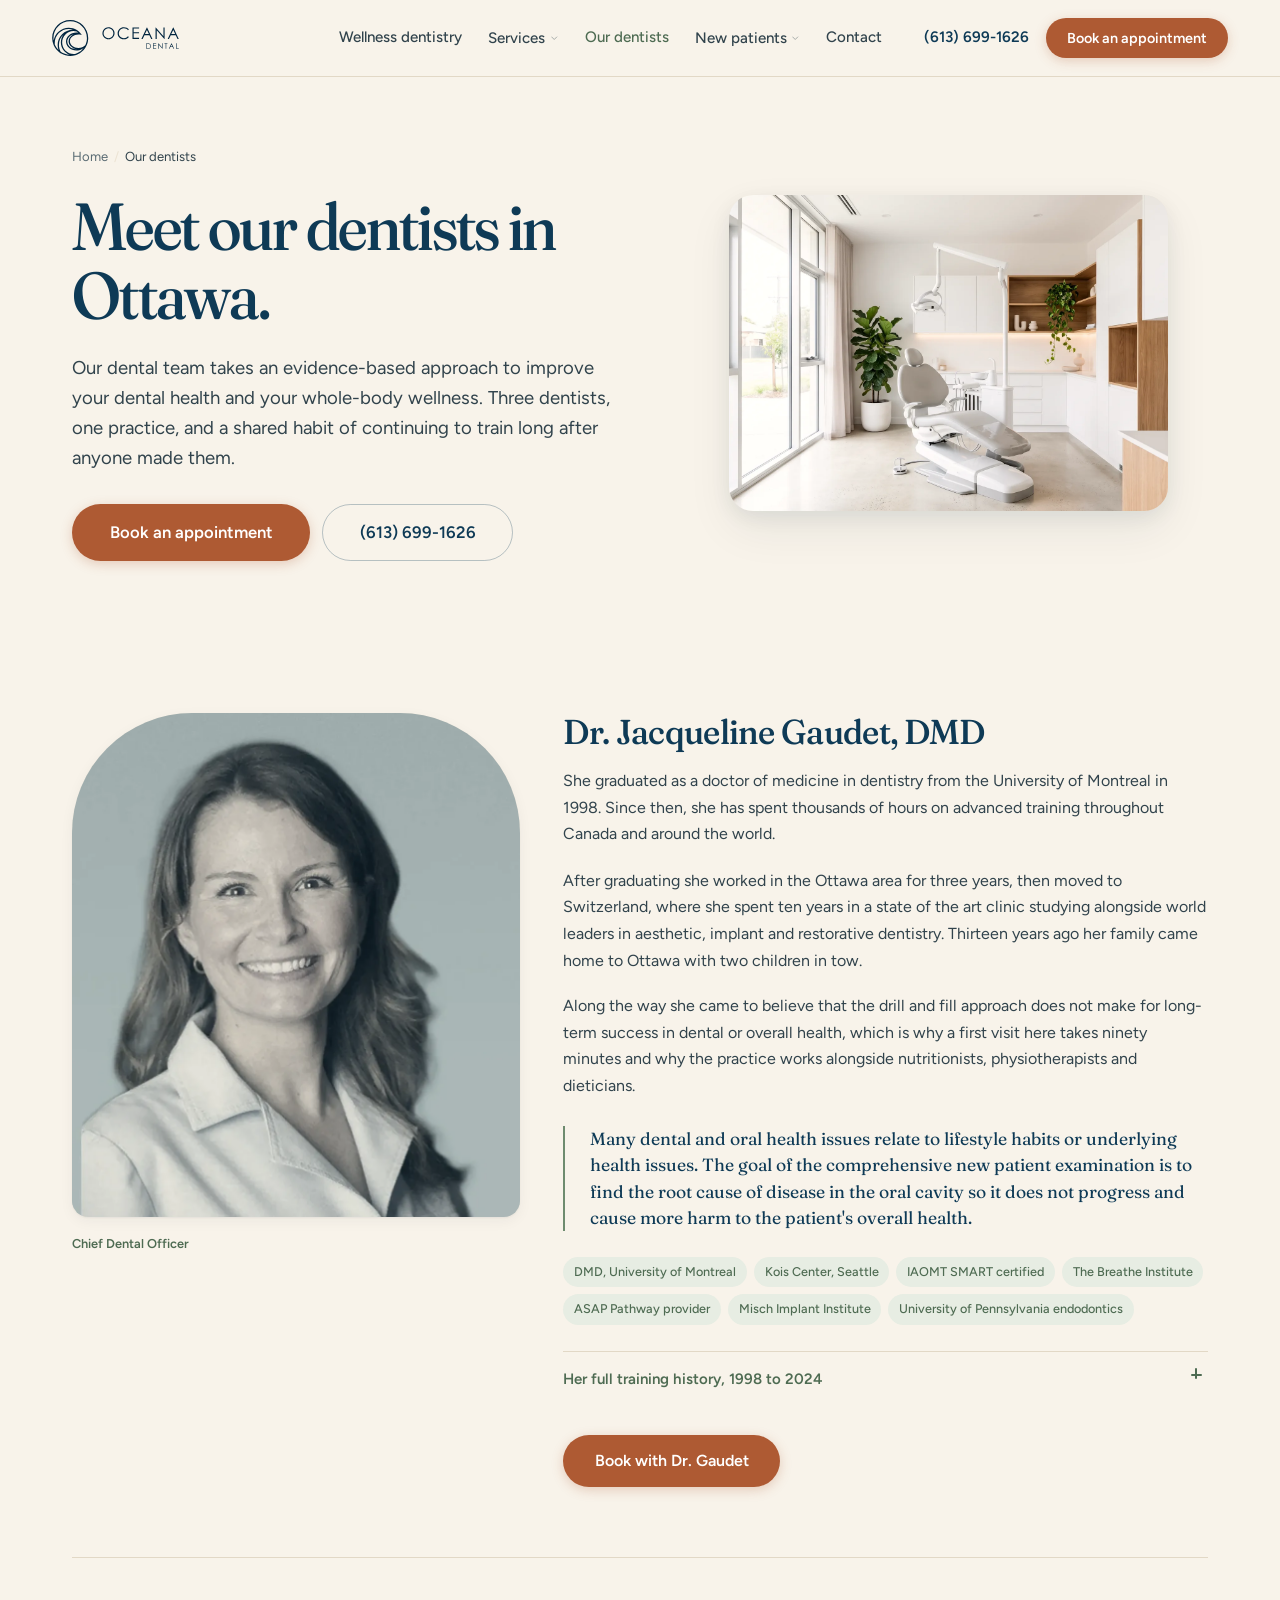
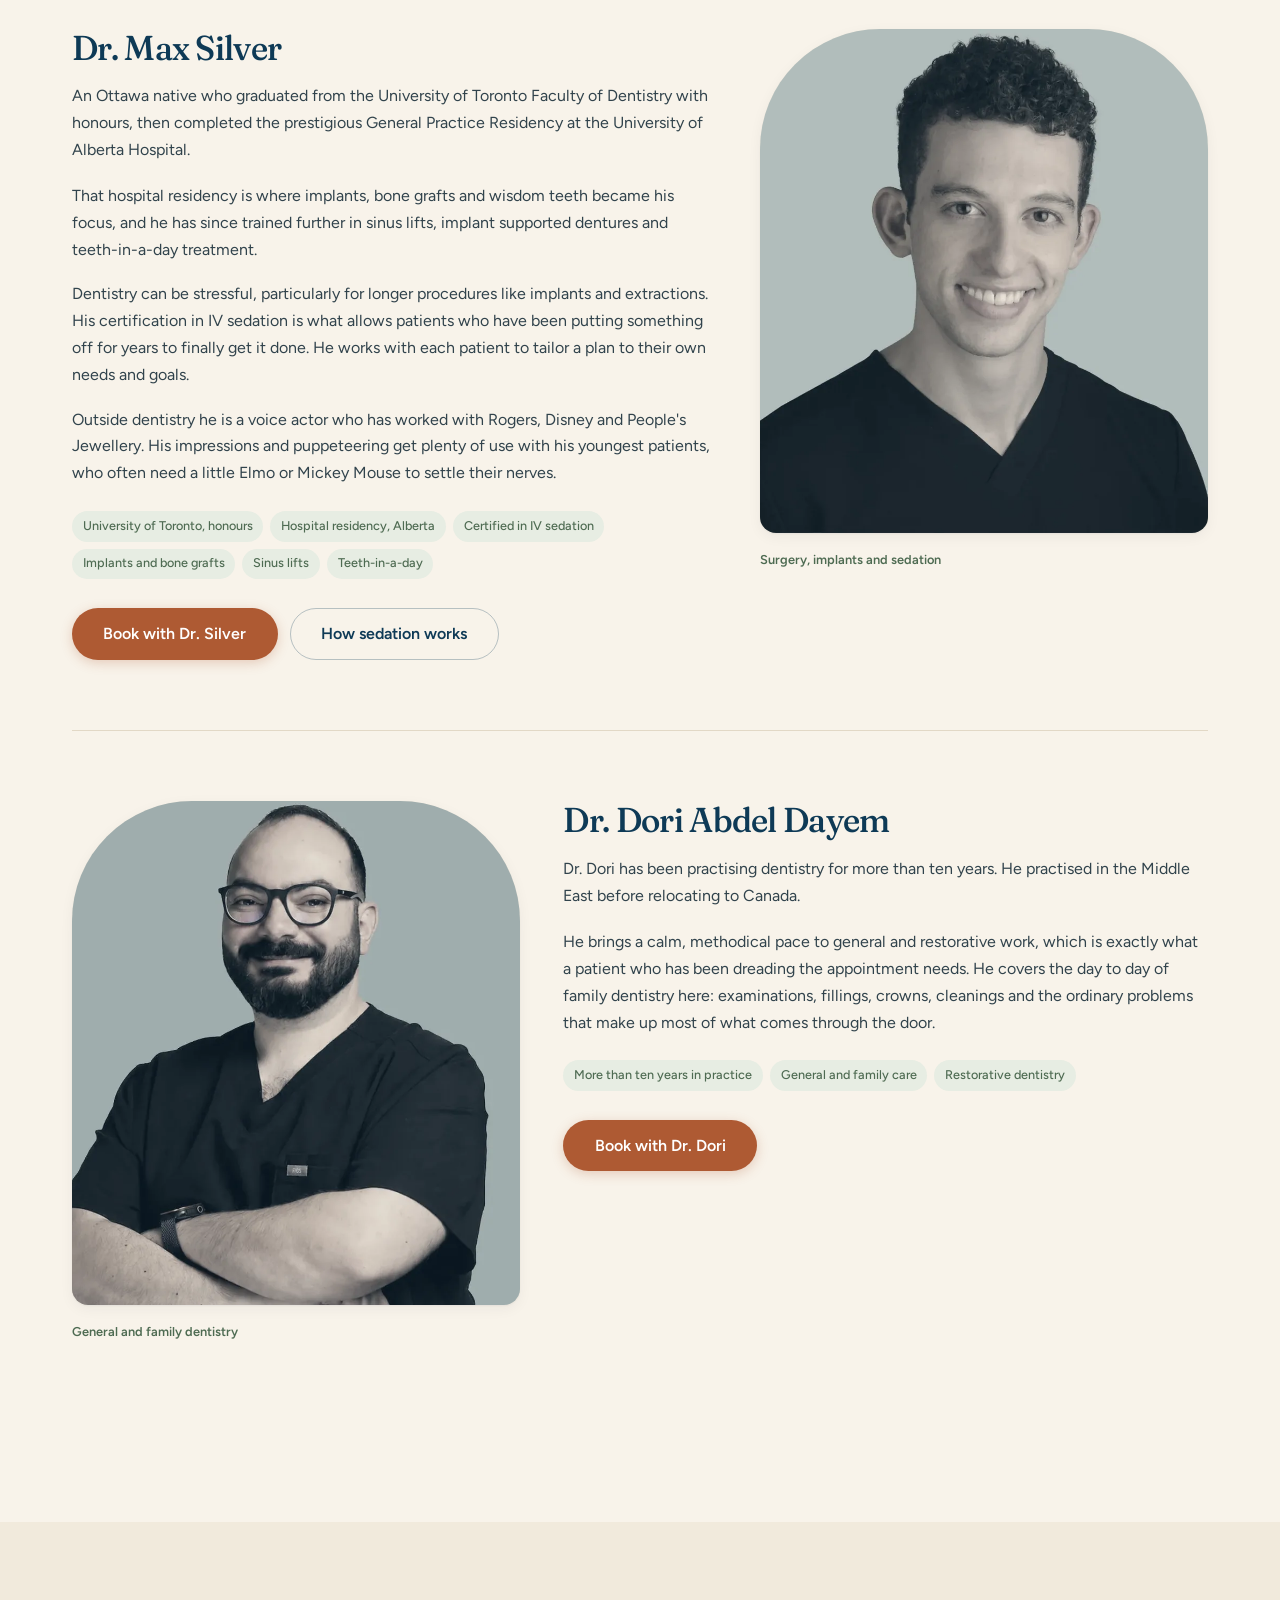
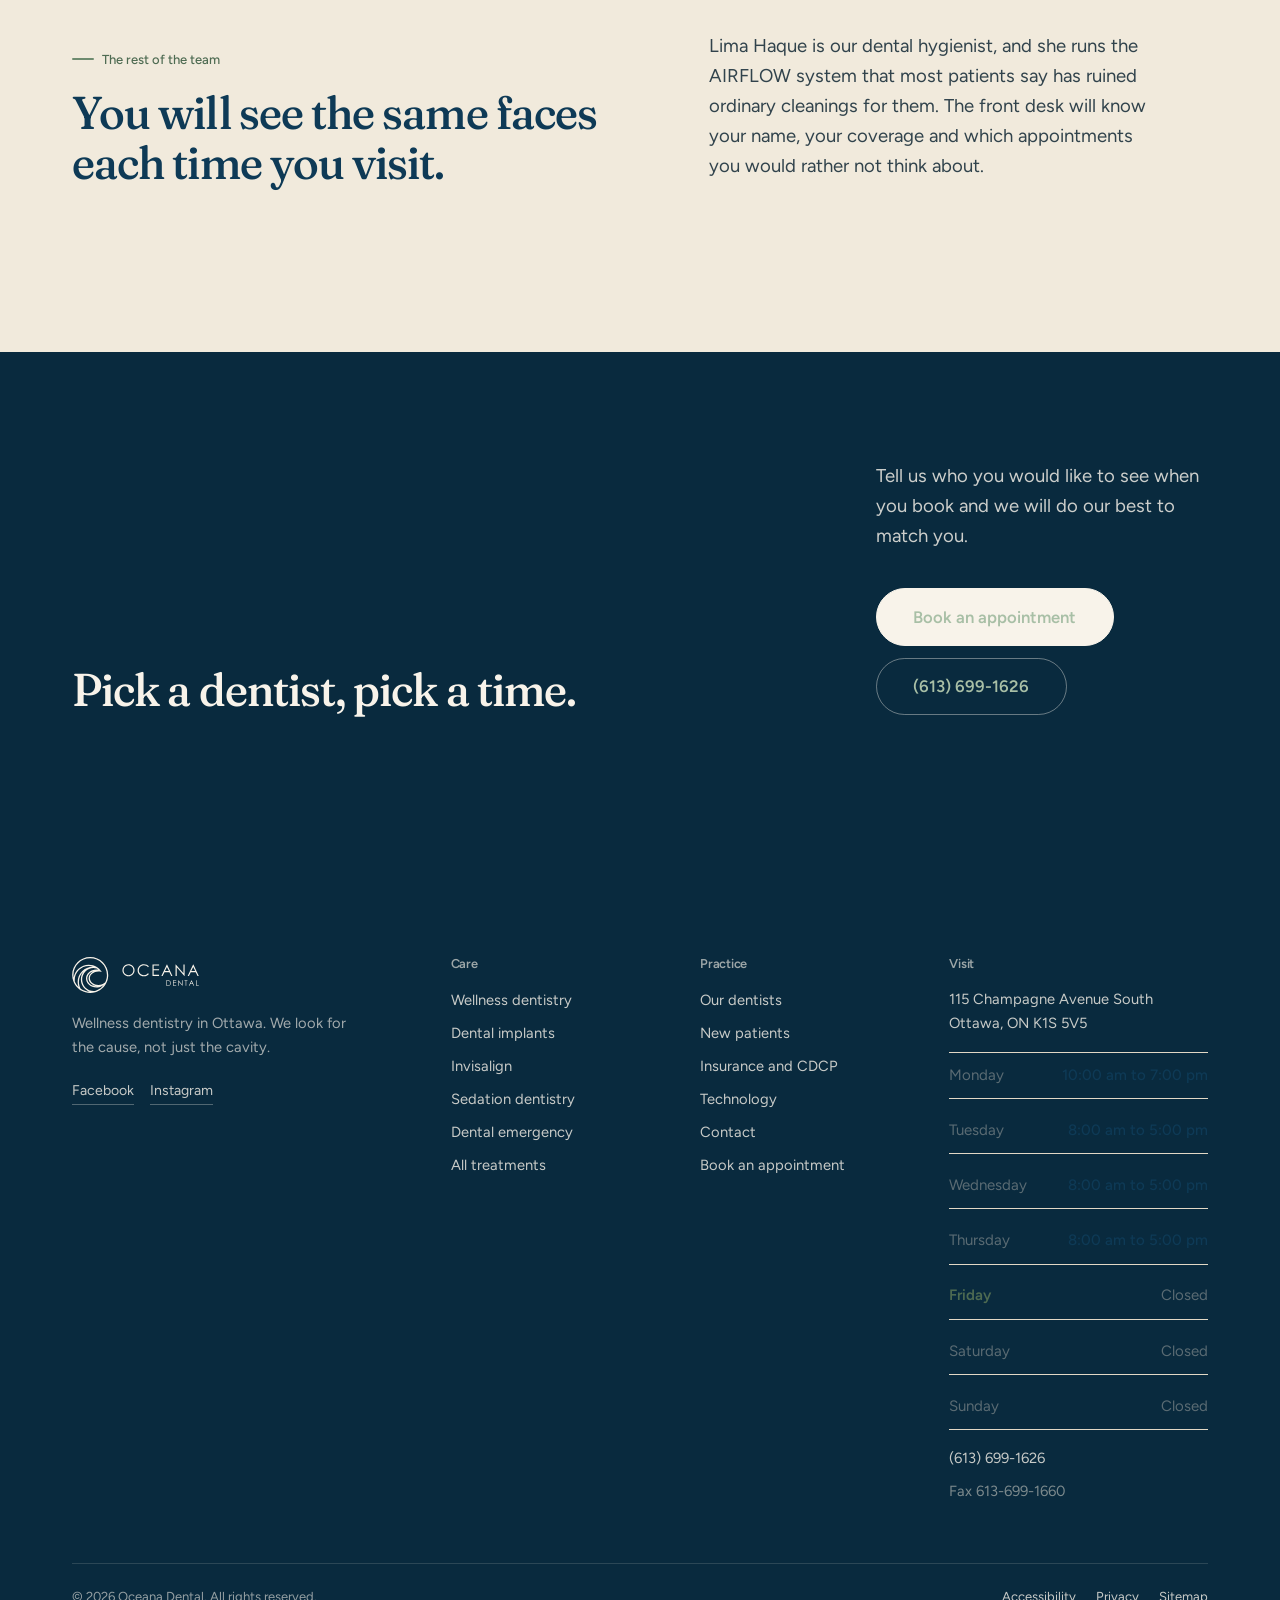
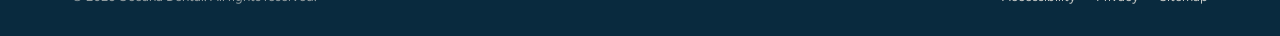
<file: dentists.html>
<!doctype html>
<html lang="en-CA">
<head>
<meta charset="utf-8">
<meta name="viewport" content="width=device-width,initial-scale=1">
<title>Meet Our Dentists in Ottawa | Oceana Dental</title>
<meta name="description" content="Dr. Jacqueline Gaudet, Dr. Max Silver and Dr. Dori Abdel Dayem. Training, credentials and how each of them works, at Oceana Dental on Champagne Avenue in Ottawa.">
<link rel="canonical" href="https://oceanadental.ca/dentists.html">
<meta name="robots" content="noindex,nofollow">
<meta name="theme-color" content="#00243f">
<meta property="og:type" content="website">
<meta property="og:site_name" content="Oceana Dental">
<meta property="og:title" content="Meet Our Dentists in Ottawa | Oceana Dental">
<meta property="og:description" content="Dr. Jacqueline Gaudet, Dr. Max Silver and Dr. Dori Abdel Dayem. Training, credentials and how each of them works, at Oceana Dental on Champagne Avenue in Ottawa.">
<meta property="og:url" content="https://oceanadental.ca/dentists.html">
<meta property="og:locale" content="en_CA">
<meta name="twitter:card" content="summary_large_image">
<link rel="icon" href="assets/img/favicon.1d375e16.svg" type="image/svg+xml">
<link rel="apple-touch-icon" href="assets/img/favicon.1d375e16.svg">
<link rel="preconnect" href="https://fonts.googleapis.com"><link rel="preconnect" href="https://fonts.gstatic.com" crossorigin><link rel="stylesheet" href="https://fonts.googleapis.com/css2?family=Fraunces:ital,opsz,wght@0,9..144,300..700;1,9..144,300..700&family=Figtree:wght@400;500;600;700&display=swap">
<link rel="stylesheet" href="assets/css/site.9e668e91.css">

<script>document.documentElement.setAttribute("data-intro","");</script>
<script type="application/ld+json">{"@context":"https://schema.org","@type":"Dentist","@id":"https://oceanadental.ca/#practice","name":"Oceana Dental","url":"https://oceanadental.ca","telephone":"(613) 699-1626","faxNumber":"613-699-1660","image":"https://oceanadental.ca/assets/img/logo.46053a9a.svg","priceRange":"$$","address":{"@type":"PostalAddress","streetAddress":"115 Champagne Avenue South","addressLocality":"Ottawa","addressRegion":"ON","postalCode":"K1S 5V5","addressCountry":"CA"},"geo":{"@type":"GeoCoordinates","latitude":45.3982055,"longitude":-75.7109552},"hasMap":"https://maps.app.goo.gl/BRhoStTDBjFMYJ9u7","sameAs":["https://www.facebook.com/oceanadental.ca","https://www.instagram.com/oceanadental/"],"openingHoursSpecification":[{"@type":"OpeningHoursSpecification","dayOfWeek":"https://schema.org/Monday","opens":"10:00","closes":"19:00"},{"@type":"OpeningHoursSpecification","dayOfWeek":"https://schema.org/Tuesday","opens":"08:00","closes":"17:00"},{"@type":"OpeningHoursSpecification","dayOfWeek":"https://schema.org/Wednesday","opens":"08:00","closes":"17:00"},{"@type":"OpeningHoursSpecification","dayOfWeek":"https://schema.org/Thursday","opens":"08:00","closes":"17:00"}],"areaServed":[{"@type":"City","name":"Ottawa"},{"@type":"City","name":"Nepean"},{"@type":"City","name":"Gatineau"}],"aggregateRating":{"@type":"AggregateRating","ratingValue":"4.8","reviewCount":"39","bestRating":"5"},"medicalSpecialty":"Dentistry","availableService":[{"@type":"MedicalProcedure","name":"Preventive dentistry"},{"@type":"MedicalProcedure","name":"Teeth cleaning"},{"@type":"MedicalProcedure","name":"Family dentistry"},{"@type":"MedicalProcedure","name":"Children's dentistry"},{"@type":"MedicalProcedure","name":"Seniors dentistry"},{"@type":"MedicalProcedure","name":"Students dentistry"},{"@type":"MedicalProcedure","name":"Oral cancer screening"},{"@type":"MedicalProcedure","name":"Mouth guards"},{"@type":"MedicalProcedure","name":"Thumb sucking"},{"@type":"MedicalProcedure","name":"Wellness dentistry"},{"@type":"MedicalProcedure","name":"Oral bacteria and biocompatibility testing"},{"@type":"MedicalProcedure","name":"Safe mercury amalgam removal (SMART)"},{"@type":"MedicalProcedure","name":"Sleep apnea and airway"},{"@type":"MedicalProcedure","name":"Bruxism and clenching"}]}</script>
<script type="application/ld+json">{"@context":"https://schema.org","@type":"BreadcrumbList","itemListElement":[{"@type":"ListItem","position":1,"name":"Home","item":"https://oceanadental.ca"},{"@type":"ListItem","position":2,"name":"Our dentists","item":"https://oceanadental.ca/dentists.html"}]}</script>
</head>
<body>
<div class="guides" id="guides" aria-hidden="true"></div>
<a class="skip" href="#main">Skip to content</a>
<header class="hdr" id="hdr"><div class="hdr-in">
<a class="brand" href="index.html" aria-label="Oceana Dental, home"><svg class="lg" viewBox="0 0 211 60" width="134" height="38" role="img" aria-label="Oceana Dental"><title>Oceana Dental</title><path d="M93.7401 11.9757C96.6461 11.9757 99.0785 12.9438 101.037 14.8802C102.995 16.8165 103.974 19.2003 103.974 22.0316C103.974 24.8365 102.997 27.2161 101.043 29.1698C99.0895 31.1234 96.7078 32.1006 93.8966 32.1006C91.0509 32.1006 88.649 31.1283 86.6911 29.1829C84.7332 27.2376 83.7539 24.8842 83.7539 22.1228C83.7539 20.2819 84.1999 18.5759 85.092 17.004C85.984 15.4321 87.2001 14.2011 88.7404 13.3111C90.2807 12.4203 91.947 11.9757 93.7401 11.9757ZM93.8246 13.838C92.4048 13.838 91.0592 14.2073 89.7869 14.9459C88.5153 15.6845 87.5222 16.6796 86.8075 17.9313C86.0934 19.183 85.7361 20.5779 85.7361 22.1159C85.7361 24.3932 86.5263 26.3157 88.1074 27.8849C89.6886 29.4533 91.5938 30.2376 93.8239 30.2376C95.3136 30.2376 96.6919 29.8773 97.9593 29.1553C99.2267 28.434 100.215 27.4478 100.925 26.1961C101.635 24.9444 101.99 23.5544 101.99 22.0246C101.99 20.5039 101.635 19.1284 100.925 17.8988C100.215 16.6692 99.2156 15.6852 97.9267 14.9459C96.6378 14.208 95.2707 13.838 93.8246 13.838Z" fill="#00243f"></path><path d="M127.86 16.0136L126.347 17.1727C125.512 16.087 124.509 15.2647 123.339 14.7045C122.17 14.1444 120.885 13.8643 119.485 13.8643C117.954 13.8643 116.536 14.2315 115.232 14.9652C113.928 15.699 112.917 16.6845 112.199 17.9223C111.482 19.1595 111.123 20.5516 111.123 22.0973C111.123 24.4333 111.925 26.3828 113.53 27.9457C115.135 29.5087 117.158 30.2901 119.602 30.2901C122.29 30.2901 124.538 29.2396 126.347 27.138L127.86 28.2846C126.903 29.5004 125.709 30.4402 124.279 31.1048C122.848 31.7693 121.251 32.1013 119.485 32.1013C116.128 32.1013 113.48 30.9858 111.541 28.7535C109.915 26.869 109.102 24.5938 109.102 21.9278C109.102 19.1229 110.086 16.7633 112.056 14.8484C114.026 12.9335 116.493 11.9763 119.459 11.9763C121.251 11.9763 122.868 12.3304 124.312 13.0379C125.755 13.7453 126.938 14.737 127.86 16.0136Z" fill="#00243f"></path><path d="M133.883 12.4577H144.879V14.3332H135.801V20.3379H144.801V22.2134H135.801V29.7424H144.801V31.6179H133.883V12.4577Z" fill="#00243f"></path><path d="M158.2 12.4577L167.149 31.6186H165.077L162.059 25.3144H153.793L150.803 31.6186H148.664L157.731 12.4577H158.2ZM157.958 16.5282L154.67 23.4638H161.231L157.958 16.5282Z" fill="#00243f"></path><path d="M172.297 31.6186V12.4577H172.714L185.486 27.1456V12.4577H187.377V31.6186H186.946L174.28 17.1098V31.6186H172.297Z" fill="#00243f"></path><path d="M202.052 12.4577L211 31.6186H208.929L205.911 25.3144H197.644L194.655 31.6186H192.516L201.582 12.4577H202.052ZM201.81 16.5282L198.522 23.4638H205.082L201.81 16.5282Z" fill="#00243f"></path><path d="M156.836 47.9939V38.8619H158.732C160.1 38.8619 161.092 38.9719 161.71 39.1911C162.597 39.5016 163.291 40.0396 163.79 40.8052C164.289 41.5707 164.539 42.4836 164.539 43.5431C164.539 44.458 164.341 45.263 163.946 45.958C163.55 46.653 163.036 47.1668 162.404 47.4974C161.772 47.8286 160.886 47.9939 159.746 47.9939H156.836ZM157.712 47.1309H158.769C160.033 47.1309 160.91 47.052 161.399 46.895C162.086 46.6717 162.627 46.2699 163.021 45.689C163.415 45.1081 163.612 44.3978 163.612 43.5583C163.612 42.6772 163.399 41.9248 162.971 41.3004C162.544 40.6759 161.95 40.2478 161.187 40.0161C160.615 39.8426 159.672 39.7554 158.358 39.7554H157.711V47.1309H157.712Z" fill="#00243f"></path><path d="M168.152 38.8619H173.394V39.7561H169.067V42.6178H173.356V43.5119H169.067V47.1004H173.356V47.9939H168.152V38.8619Z" fill="#00243f"></path><path d="M176.809 47.9939V38.8619H177.007L183.094 45.8618V38.8619H183.995V47.9939H183.79L177.754 41.0784V47.9939H176.809Z" fill="#00243f"></path><path d="M187.148 39.7554V38.8612H192.159V39.7554H190.12V47.9939H189.187V39.7554H187.148Z" fill="#00243f"></path><path d="M199.049 38.8619L203.314 47.9939H202.327L200.889 44.9891H196.949L195.523 47.9939H194.504L198.825 38.8619H199.049ZM198.934 40.8017L197.366 44.1074H200.493L198.934 40.8017Z" fill="#00243f"></path><path d="M206.562 38.8619H207.477V47.1122H210.996V47.9939H206.562V38.8619Z" fill="#00243f"></path><path d="M30.0474 0C13.4776 0 8.54913e-05 13.457 8.54913e-05 29.9969C-0.00961053 34.0335 0.805548 38.0293 2.39639 41.7395C4.60016 46.8833 8.19322 51.3134 12.7732 54.536C13.4589 55.0243 14.2158 55.5001 15.0081 55.9648C22.152 60.0975 30.6866 61.1072 38.6 58.7566C40.2594 58.269 41.871 57.6335 43.4161 56.8576C44.6842 56.231 45.9031 55.5111 47.0639 54.7034C50.72 52.1882 53.7763 48.9005 56.0168 45.0735C56.4102 44.3888 56.7793 43.7042 57.1069 43.0258C57.7821 41.6226 58.3501 40.1704 58.8058 38.6814C59.0627 37.8481 59.283 36.9788 59.4616 36.1102C59.6403 35.2409 59.7899 34.3371 59.891 33.4201C60.0233 32.2839 60.0884 31.1414 60.0877 29.9976C60.0884 13.457 46.6116 0 30.0474 0ZM4.47064 41.1033C4.35637 40.1731 4.30096 39.2368 4.30373 38.2997C4.30373 25.4561 14.7706 15.0109 27.6337 15.0109C29.9954 15.0047 32.3432 15.3615 34.5962 16.0697C20.5473 16.0697 9.12058 27.4852 9.12058 41.5134C9.11227 44.3584 9.59015 47.1848 10.5327 49.8694C7.96675 47.3632 5.90912 44.3868 4.47064 41.1033ZM14.2879 52.9648C8.83108 43.3066 10.9504 31.1463 19.354 23.8967C16.1917 27.7237 14.4693 32.5349 14.4846 37.4961C14.4846 46.8349 20.564 54.9648 29.1588 57.8334C23.8364 57.6729 18.6725 55.9828 14.2879 52.9648ZM48.6201 50.7505C47.7101 51.5658 46.7467 52.3196 45.7355 53.0063L45.6877 53.0423C43.3669 54.6252 40.8155 55.8417 38.1241 56.6487C37.4025 56.7331 36.676 56.7753 35.9488 56.7739C25.3032 56.7739 16.6426 48.1267 16.6426 37.4961C16.6426 27.194 25.029 18.5517 35.3109 18.2301C37.149 18.2861 38.9732 18.56 40.7469 19.0454C41.6791 19.681 42.5635 20.3829 43.3939 21.1464C42.3495 20.9742 41.2934 20.8884 40.2351 20.8898C30.7697 20.8898 23.0683 27.6152 23.0683 35.8882C23.0683 44.1613 30.7697 50.8929 40.2351 50.8929C43.6384 50.8929 46.9288 50.0236 49.7421 48.375C50.3058 48.0548 50.8474 47.6972 51.3634 47.3037C51.4818 47.2256 51.5954 47.1398 51.7034 47.0472C51.9064 46.958 52.1031 46.8625 52.2997 46.7616C51.2055 48.209 49.9734 49.5444 48.6201 50.7505ZM35.8532 23.5986C30.7503 25.8897 27.3588 30.324 27.3588 35.3537C27.3588 42.2284 33.7132 47.9116 41.8668 48.6675C41.3301 48.7152 40.7878 48.7394 40.2337 48.7394C31.9603 48.7394 25.2243 42.9781 25.2243 35.8896C25.225 30.1096 29.7073 25.2113 35.8532 23.5986ZM57.9248 30.6573V30.6746C57.9013 31.6089 57.8299 32.5439 57.7164 33.4484L57.7046 33.5556V33.5612C57.609 34.3454 57.474 35.1241 57.2987 35.8945C57.0432 37.1033 56.7031 38.2928 56.28 39.4539L56.2024 39.5369V39.6621C55.9406 40.382 55.6359 41.0963 55.2785 41.846C55.0991 42.0548 54.8969 42.263 54.6704 42.4829C54.4758 42.6759 54.2708 42.8591 54.0561 43.0306C53.2202 43.7409 52.3018 44.3487 51.3204 44.8397C51.1002 44.9469 50.8862 45.0534 50.6473 45.1551C50.4623 45.2443 50.2657 45.3211 50.0572 45.411C48.039 46.2028 45.8893 46.6046 43.7208 46.5949C35.9072 46.5949 29.5529 41.5542 29.5529 35.3523C29.5529 29.1567 35.9072 24.1152 43.7208 24.1152C44.6468 24.1138 45.5721 24.1851 46.487 24.3296C46.6719 24.3593 46.8506 24.3891 47.0286 24.4243C47.3506 24.4838 47.6664 24.5557 47.9767 24.6332L49.3715 24.9783L48.5612 23.7999C48.2627 23.3711 47.9414 22.9368 47.5896 22.5018C47.5591 22.4555 47.5251 22.4119 47.4877 22.3711C46.595 21.2563 45.606 20.2225 44.5311 19.2819C44.3587 19.1215 44.1793 18.9666 44.0006 18.8179C43.2651 18.1997 42.4957 17.6236 41.6951 17.0925C41.5046 16.9673 41.3134 16.8421 41.1285 16.7294C37.086 14.1942 32.4077 12.8512 27.6337 12.856C15.0691 12.856 4.45333 22.1643 2.48088 34.2347C2.26549 32.8323 2.15814 31.416 2.15884 29.9969C2.15884 14.6471 14.6702 2.15419 30.0481 2.15419C45.4204 2.15419 57.9317 14.6471 57.9317 29.9969C57.9304 30.223 57.9304 30.4367 57.9248 30.6573Z" fill="#00243f"></path></svg></a>
<nav class="nav" aria-label="Main">
<a href="wellness-dentistry.html">Wellness dentistry</a>
<div class="dd"><button type="button" aria-expanded="false" aria-controls="dd-svc">Services <svg class="car" viewBox="0 0 20 20" width="12" height="12" aria-hidden="true" focusable="false"><path d="M4 7l6 6 6-6" stroke="currentColor" stroke-width="1.9" fill="none" stroke-linecap="round" stroke-linejoin="round"/></svg></button>
<div class="dd-p wide" id="dd-svc"><a href="wellness-dentistry.html">Wellness dentistry<span>Root-cause care for your whole body</span></a><a href="dental-implants.html">Dental implants<span>Replace a missing tooth for good</span></a><a href="invisalign.html">Invisalign<span>Straighten teeth without brackets</span></a><a href="emergency-dentist.html">Emergency dentistry<span>In pain today? Start here</span></a><a href="sedation-dentistry.html">Sedation dentistry<span>IV sedation with Dr. Silver</span></a><a href="services.html#family-dentist">Family dentistry<span>Care for every age, under one roof</span></a><div class="dd-all"><a href="services.html"><strong>All 38 services</strong><span>The full list, grouped by what you need</span></a></div></div></div>
<a href="dentists.html" aria-current="page">Our dentists</a>
<div class="dd"><button type="button" aria-expanded="false" aria-controls="dd-np">New patients <svg class="car" viewBox="0 0 20 20" width="12" height="12" aria-hidden="true" focusable="false"><path d="M4 7l6 6 6-6" stroke="currentColor" stroke-width="1.9" fill="none" stroke-linecap="round" stroke-linejoin="round"/></svg></button>
<div class="dd-p" id="dd-np"><a href="new-patients.html#first-visit">Your first visit<span>What the comprehensive exam covers</span></a><a href="new-patients.html#insurance">Insurance and CDCP<span>Insurance, CDCP and paying yourself</span></a><a href="new-patients.html#technology">Our technology<span>iTero, AIRFLOW, lasers, digital X-ray</span></a><a href="new-patients.html#comfort">Comfort and anxiety<span>How we handle dental anxiety</span></a><div class="dd-all"><a href="new-patients.html"><strong>New patient guide</strong><span>Everything before your first visit</span></a></div></div></div>
<a href="contact.html">Contact</a>
</nav>
<div class="hdr-cta">
<a class="hdr-tel" href="tel:+16136991626">(613) 699-1626</a>
<a class="btn btn-a btn-sm" href="book.html">Book an appointment</a>
</div>
<button class="burger" id="burger" aria-expanded="false" aria-controls="drawer" aria-label="Menu">
<i></i><i></i><i></i></button>
</div></header>
<div class="drawer" id="drawer" hidden>
<a href="index.html">Home</a>
<a href="wellness-dentistry.html">Wellness dentistry</a>
<details><summary>Services</summary><div class="sub"><a href="wellness-dentistry.html">Wellness dentistry</a><a href="dental-implants.html">Dental implants</a><a href="invisalign.html">Invisalign</a><a href="emergency-dentist.html">Emergency dentistry</a><a href="sedation-dentistry.html">Sedation dentistry</a><a href="services.html#family-dentist">Family dentistry</a><a href="services.html">All 38 services</a></div></details>
<a href="dentists.html">Our dentists</a>
<details><summary>New patients</summary><div class="sub"><a href="new-patients.html#first-visit">Your first visit</a><a href="new-patients.html#insurance">Insurance and CDCP</a><a href="new-patients.html#technology">Our technology</a><a href="new-patients.html#comfort">Comfort and anxiety</a><a href="new-patients.html">New patient guide</a></div></details>
<a href="emergency-dentist.html">Dental emergency</a>
<a href="contact.html">Contact</a>
<div class="btns">
<a class="btn btn-a btn-lg" href="book.html"><svg viewBox="0 0 20 20" width="20" height="20" aria-hidden="true" focusable="false"><rect x="2.5" y="4" width="15" height="14" rx="2.4" stroke="currentColor" stroke-width="1.5" fill="none"/><path d="M2.5 8h15M6.5 2v3.4M13.5 2v3.4" stroke="currentColor" stroke-width="1.5" stroke-linecap="round"/><circle cx="7" cy="12" r="1.1" fill="currentColor"/><circle cx="10" cy="12" r="1.1" fill="currentColor"/><circle cx="13" cy="12" r="1.1" fill="currentColor"/></svg> Book an appointment</a>
<a class="btn btn-b btn-lg" href="tel:+16136991626"><svg viewBox="0 0 20 20" width="20" height="20" aria-hidden="true" focusable="false"><path d="M2.5 4.6c0-1.2 1-2.1 2.1-2.1h1.9c.9 0 1.7.6 1.9 1.5l.6 2.3c.2.7-.1 1.5-.7 1.9l-1.1.8a11.7 11.7 0 0 0 5.3 5.3l.8-1.1c.4-.6 1.2-.9 1.9-.7l2.3.6c.9.2 1.5 1 1.5 1.9v1.9c0 1.2-1 2.1-2.1 2.1h-.9C8.2 19 1 11.8 1 5.5v-.9Z" fill="currentColor"/></svg> (613) 699-1626</a>
</div></div>
<main id="main">

<section class="opener"><div class="wrap"><div class="opener-g"><div><div class="crumb"><a href="index.html">Home</a><span>/</span><span>Our dentists</span></div>
<h1>Meet our dentists in Ottawa.</h1><p class="lede">Our dental team takes an evidence-based approach to improve your dental health and your whole-body wellness. Three dentists, one practice, and a shared habit of continuing to train long after anyone made them.</p><div class="btns"><a class="btn btn-a btn-lg" href="book.html">Book an appointment</a>
<a class="btn btn-b btn-lg" href="tel:+16136991626">(613) 699-1626</a></div></div><figure class="rnd"><img src="assets/img/ph/operatory.4678537e.webp" width="1500" height="1006" fetchpriority="high" alt="A treatment room at Oceana Dental"></figure></div></div></section>

<section class="sec"><div class="wrap">

<article class="bio" id="dr-gaudet" style="scroll-margin-top:100px">
<div class="bio-v"><figure class="arch-s"><img src="assets/img/p-gaudet.631c26d2.webp" width="692" height="850"
 loading="lazy" alt="Dr. Jacqueline Gaudet, DMD, Chief Dental Officer at Oceana Dental"></figure>
<span class="role">Chief Dental Officer</span></div>
<div class="bio-t">
<h2>Dr. Jacqueline Gaudet, DMD</h2>
<p class="lede">She graduated as a doctor of medicine in dentistry from the University of Montreal
in 1998. Since then, she has spent thousands of hours on advanced training throughout Canada and
around the world.</p>
<p>After graduating she worked in the Ottawa area for three years, then moved to Switzerland, where
she spent ten years in a state of the art clinic studying alongside world leaders in aesthetic,
implant and restorative dentistry. Thirteen years ago her family came home to Ottawa with two
children in tow.</p>
<p>Along the way she came to believe that the drill and fill approach does not make for long-term
success in dental or overall health, which is why a first visit here takes ninety minutes and why
the practice works alongside nutritionists, physiotherapists and dieticians.</p>
<blockquote class="bio-q">Many dental and oral health issues relate to lifestyle habits or
underlying health issues. The goal of the comprehensive new patient examination is to find the root
cause of disease in the oral cavity so it does not progress and cause more harm to the patient's
overall health.</blockquote>
<ul class="bio-tags">
<li>DMD, University of Montreal</li><li>Kois Center, Seattle</li><li>IAOMT SMART certified</li>
<li>The Breathe Institute</li><li>ASAP Pathway provider</li><li>Misch Implant Institute</li>
<li>University of Pennsylvania endodontics</li></ul>

<details class="disc"><summary>Her full training history, 1998 to 2024</summary>
<ul class="tl">
<li><b>1998</b><span>University of Montreal, Doctor of Medicine in Dentistry</span></li>
<li><b>2002</b><span>University of Geneva, modern approaches in paediatric dentistry</span></li>
<li><b>2004</b><span>University of Geneva, certificate in orthodontics, and University of Bern, paediatric dentistry</span></li>
<li><b>2008</b><span>International Team for Implantology, Switzerland</span></li>
<li><b>2012</b><span>Ottawa Dental Society, occlusion, joint stability and temporomandibular disorders</span></li>
<li><b>2013</b><span>University of Pennsylvania, advanced endodontics</span></li>
<li><b>2014</b><span>Kois Center, Seattle, occlusion and treatment planning</span></li>
<li><b>2015</b><span>Misch International Implant Institute, implant prosthetics. Western University, cone beam CT. Spear Education, advanced prosthodontics</span></li>
<li><b>2017</b><span>IAOMT SMART certification, safe mercury amalgam removal</span></li>
<li><b>2021</b><span>The Breathe Institute</span></li>
<li><b>2022</b><span>CLEAR Aligner Institute MOCA 1 and 2. Kois Center, periodontal and restorative interface</span></li>
<li><b>2023</b><span>Airway health solutions mini residency. Breathe and Thrive, American Laser Academy</span></li>
<li><b>2024</b><span>ASAP Pathway comprehensive provider</span></li>
</ul>
<p class="fine">She has also attended and presented at international meetings in Toronto, Paris,
Nice, Stockholm and Bern.</p>
</details>

<div class="btns" style="margin-top:1.8rem"><a class="btn btn-a" href="book.html">Book with Dr. Gaudet</a></div>
</div>
</article>

<article class="bio flip" id="dr-silver" style="scroll-margin-top:100px">
<div class="bio-v"><figure class="arch-s"><img src="assets/img/p-silver.35377162.webp" width="937" height="892"
 loading="lazy" alt="Dr. Max Silver, dentist at Oceana Dental in Ottawa"></figure>
<span class="role">Surgery, implants and sedation</span></div>
<div class="bio-t">
<h2>Dr. Max Silver</h2>
<p class="lede">An Ottawa native who graduated from the University of Toronto Faculty of Dentistry
with honours, then completed the prestigious General Practice Residency at the University of
Alberta Hospital.</p>
<p>That hospital residency is where implants, bone grafts and wisdom teeth became his focus, and he
has since trained further in sinus lifts, implant supported dentures and teeth-in-a-day treatment.</p>
<p>Dentistry can be stressful, particularly for longer procedures like implants and extractions.
His certification in IV sedation is what allows patients who have been putting something off for
years to finally get it done. He works with each patient to tailor a plan to their own needs and
goals.</p>
<p>Outside dentistry he is a voice actor who has worked with Rogers, Disney and People's Jewellery.
His impressions and puppeteering get plenty of use with his youngest patients, who often need a
little Elmo or Mickey Mouse to settle their nerves.</p>
<ul class="bio-tags">
<li>University of Toronto, honours</li><li>Hospital residency, Alberta</li>
<li>Certified in IV sedation</li><li>Implants and bone grafts</li><li>Sinus lifts</li>
<li>Teeth-in-a-day</li></ul>
<div class="btns" style="margin-top:1.8rem"><a class="btn btn-a" href="book.html">Book with Dr. Silver</a>
<a class="btn btn-b" href="sedation-dentistry.html">How sedation works</a></div>
</div>
</article>

<article class="bio" id="dr-dori" style="scroll-margin-top:100px">
<div class="bio-v"><figure class="arch-s"><img src="assets/img/p-dori.d117ab52.webp" width="711" height="797"
 loading="lazy" alt="Dr. Dori Abdel Dayem, dentist at Oceana Dental in Ottawa"></figure>
<span class="role">General and family dentistry</span></div>
<div class="bio-t">
<h2>Dr. Dori Abdel Dayem</h2>
<p class="lede">Dr. Dori has been practising dentistry for more than ten years. He practised in the
Middle East before relocating to Canada.</p>
<p>He brings a calm, methodical pace to general and restorative work, which is exactly what a
patient who has been dreading the appointment needs. He covers the day to day of family dentistry
here: examinations, fillings, crowns, cleanings and the ordinary problems that make up most of what
comes through the door.</p>
<ul class="bio-tags">
<li>More than ten years in practice</li><li>General and family care</li><li>Restorative dentistry</li></ul>
<div class="btns" style="margin-top:1.8rem"><a class="btn btn-a" href="book.html">Book with Dr. Dori</a></div>
</div>
</article>

</div></section>

<section class="sec warm"><div class="wrap">
<div class="split"><div><p class="lab">The rest of the team</p>
<h2>You will see the same faces each time you visit.</h2></div>
<div><p class="lede">Lima Haque is our dental hygienist, and she runs the AIRFLOW system that most
patients say has ruined ordinary cleanings for them. The front desk will know your name, your
coverage and which appointments you would rather not think about.</p></div></div>
</div></section>

<section class="sec chapter"><div class="wrap"><div class="split wide">
<div><h2>Pick a dentist, pick a time.</h2></div>
<div><p class="lede" style="margin-bottom:1.9rem">Tell us who you would like to see when you book
and we will do our best to match you.</p>
<div class="btns"><a class="btn btn-d btn-lg" href="book.html">Book an appointment</a>
<a class="btn btn-c btn-lg" href="tel:+16136991626">(613) 699-1626</a></div></div>
</div></div></section>

</main>
<footer class="ftr"><div class="wrap">
<div class="ftr-g">
<div class="ftr-brand"><a class="brand" href="index.html" aria-label="Oceana Dental, home"><svg class="lg" viewBox="0 0 211 60" width="134" height="38" role="img" aria-label="Oceana Dental"><title>Oceana Dental</title><path d="M93.7401 11.9757C96.6461 11.9757 99.0785 12.9438 101.037 14.8802C102.995 16.8165 103.974 19.2003 103.974 22.0316C103.974 24.8365 102.997 27.2161 101.043 29.1698C99.0895 31.1234 96.7078 32.1006 93.8966 32.1006C91.0509 32.1006 88.649 31.1283 86.6911 29.1829C84.7332 27.2376 83.7539 24.8842 83.7539 22.1228C83.7539 20.2819 84.1999 18.5759 85.092 17.004C85.984 15.4321 87.2001 14.2011 88.7404 13.3111C90.2807 12.4203 91.947 11.9757 93.7401 11.9757ZM93.8246 13.838C92.4048 13.838 91.0592 14.2073 89.7869 14.9459C88.5153 15.6845 87.5222 16.6796 86.8075 17.9313C86.0934 19.183 85.7361 20.5779 85.7361 22.1159C85.7361 24.3932 86.5263 26.3157 88.1074 27.8849C89.6886 29.4533 91.5938 30.2376 93.8239 30.2376C95.3136 30.2376 96.6919 29.8773 97.9593 29.1553C99.2267 28.434 100.215 27.4478 100.925 26.1961C101.635 24.9444 101.99 23.5544 101.99 22.0246C101.99 20.5039 101.635 19.1284 100.925 17.8988C100.215 16.6692 99.2156 15.6852 97.9267 14.9459C96.6378 14.208 95.2707 13.838 93.8246 13.838Z" fill="#ffffff"></path><path d="M127.86 16.0136L126.347 17.1727C125.512 16.087 124.509 15.2647 123.339 14.7045C122.17 14.1444 120.885 13.8643 119.485 13.8643C117.954 13.8643 116.536 14.2315 115.232 14.9652C113.928 15.699 112.917 16.6845 112.199 17.9223C111.482 19.1595 111.123 20.5516 111.123 22.0973C111.123 24.4333 111.925 26.3828 113.53 27.9457C115.135 29.5087 117.158 30.2901 119.602 30.2901C122.29 30.2901 124.538 29.2396 126.347 27.138L127.86 28.2846C126.903 29.5004 125.709 30.4402 124.279 31.1048C122.848 31.7693 121.251 32.1013 119.485 32.1013C116.128 32.1013 113.48 30.9858 111.541 28.7535C109.915 26.869 109.102 24.5938 109.102 21.9278C109.102 19.1229 110.086 16.7633 112.056 14.8484C114.026 12.9335 116.493 11.9763 119.459 11.9763C121.251 11.9763 122.868 12.3304 124.312 13.0379C125.755 13.7453 126.938 14.737 127.86 16.0136Z" fill="#ffffff"></path><path d="M133.883 12.4577H144.879V14.3332H135.801V20.3379H144.801V22.2134H135.801V29.7424H144.801V31.6179H133.883V12.4577Z" fill="#ffffff"></path><path d="M158.2 12.4577L167.149 31.6186H165.077L162.059 25.3144H153.793L150.803 31.6186H148.664L157.731 12.4577H158.2ZM157.958 16.5282L154.67 23.4638H161.231L157.958 16.5282Z" fill="#ffffff"></path><path d="M172.297 31.6186V12.4577H172.714L185.486 27.1456V12.4577H187.377V31.6186H186.946L174.28 17.1098V31.6186H172.297Z" fill="#ffffff"></path><path d="M202.052 12.4577L211 31.6186H208.929L205.911 25.3144H197.644L194.655 31.6186H192.516L201.582 12.4577H202.052ZM201.81 16.5282L198.522 23.4638H205.082L201.81 16.5282Z" fill="#ffffff"></path><path d="M156.836 47.9939V38.8619H158.732C160.1 38.8619 161.092 38.9719 161.71 39.1911C162.597 39.5016 163.291 40.0396 163.79 40.8052C164.289 41.5707 164.539 42.4836 164.539 43.5431C164.539 44.458 164.341 45.263 163.946 45.958C163.55 46.653 163.036 47.1668 162.404 47.4974C161.772 47.8286 160.886 47.9939 159.746 47.9939H156.836ZM157.712 47.1309H158.769C160.033 47.1309 160.91 47.052 161.399 46.895C162.086 46.6717 162.627 46.2699 163.021 45.689C163.415 45.1081 163.612 44.3978 163.612 43.5583C163.612 42.6772 163.399 41.9248 162.971 41.3004C162.544 40.6759 161.95 40.2478 161.187 40.0161C160.615 39.8426 159.672 39.7554 158.358 39.7554H157.711V47.1309H157.712Z" fill="#ffffff"></path><path d="M168.152 38.8619H173.394V39.7561H169.067V42.6178H173.356V43.5119H169.067V47.1004H173.356V47.9939H168.152V38.8619Z" fill="#ffffff"></path><path d="M176.809 47.9939V38.8619H177.007L183.094 45.8618V38.8619H183.995V47.9939H183.79L177.754 41.0784V47.9939H176.809Z" fill="#ffffff"></path><path d="M187.148 39.7554V38.8612H192.159V39.7554H190.12V47.9939H189.187V39.7554H187.148Z" fill="#ffffff"></path><path d="M199.049 38.8619L203.314 47.9939H202.327L200.889 44.9891H196.949L195.523 47.9939H194.504L198.825 38.8619H199.049ZM198.934 40.8017L197.366 44.1074H200.493L198.934 40.8017Z" fill="#ffffff"></path><path d="M206.562 38.8619H207.477V47.1122H210.996V47.9939H206.562V38.8619Z" fill="#ffffff"></path><path d="M30.0474 0C13.4776 0 8.54913e-05 13.457 8.54913e-05 29.9969C-0.00961053 34.0335 0.805548 38.0293 2.39639 41.7395C4.60016 46.8833 8.19322 51.3134 12.7732 54.536C13.4589 55.0243 14.2158 55.5001 15.0081 55.9648C22.152 60.0975 30.6866 61.1072 38.6 58.7566C40.2594 58.269 41.871 57.6335 43.4161 56.8576C44.6842 56.231 45.9031 55.5111 47.0639 54.7034C50.72 52.1882 53.7763 48.9005 56.0168 45.0735C56.4102 44.3888 56.7793 43.7042 57.1069 43.0258C57.7821 41.6226 58.3501 40.1704 58.8058 38.6814C59.0627 37.8481 59.283 36.9788 59.4616 36.1102C59.6403 35.2409 59.7899 34.3371 59.891 33.4201C60.0233 32.2839 60.0884 31.1414 60.0877 29.9976C60.0884 13.457 46.6116 0 30.0474 0ZM4.47064 41.1033C4.35637 40.1731 4.30096 39.2368 4.30373 38.2997C4.30373 25.4561 14.7706 15.0109 27.6337 15.0109C29.9954 15.0047 32.3432 15.3615 34.5962 16.0697C20.5473 16.0697 9.12058 27.4852 9.12058 41.5134C9.11227 44.3584 9.59015 47.1848 10.5327 49.8694C7.96675 47.3632 5.90912 44.3868 4.47064 41.1033ZM14.2879 52.9648C8.83108 43.3066 10.9504 31.1463 19.354 23.8967C16.1917 27.7237 14.4693 32.5349 14.4846 37.4961C14.4846 46.8349 20.564 54.9648 29.1588 57.8334C23.8364 57.6729 18.6725 55.9828 14.2879 52.9648ZM48.6201 50.7505C47.7101 51.5658 46.7467 52.3196 45.7355 53.0063L45.6877 53.0423C43.3669 54.6252 40.8155 55.8417 38.1241 56.6487C37.4025 56.7331 36.676 56.7753 35.9488 56.7739C25.3032 56.7739 16.6426 48.1267 16.6426 37.4961C16.6426 27.194 25.029 18.5517 35.3109 18.2301C37.149 18.2861 38.9732 18.56 40.7469 19.0454C41.6791 19.681 42.5635 20.3829 43.3939 21.1464C42.3495 20.9742 41.2934 20.8884 40.2351 20.8898C30.7697 20.8898 23.0683 27.6152 23.0683 35.8882C23.0683 44.1613 30.7697 50.8929 40.2351 50.8929C43.6384 50.8929 46.9288 50.0236 49.7421 48.375C50.3058 48.0548 50.8474 47.6972 51.3634 47.3037C51.4818 47.2256 51.5954 47.1398 51.7034 47.0472C51.9064 46.958 52.1031 46.8625 52.2997 46.7616C51.2055 48.209 49.9734 49.5444 48.6201 50.7505ZM35.8532 23.5986C30.7503 25.8897 27.3588 30.324 27.3588 35.3537C27.3588 42.2284 33.7132 47.9116 41.8668 48.6675C41.3301 48.7152 40.7878 48.7394 40.2337 48.7394C31.9603 48.7394 25.2243 42.9781 25.2243 35.8896C25.225 30.1096 29.7073 25.2113 35.8532 23.5986ZM57.9248 30.6573V30.6746C57.9013 31.6089 57.8299 32.5439 57.7164 33.4484L57.7046 33.5556V33.5612C57.609 34.3454 57.474 35.1241 57.2987 35.8945C57.0432 37.1033 56.7031 38.2928 56.28 39.4539L56.2024 39.5369V39.6621C55.9406 40.382 55.6359 41.0963 55.2785 41.846C55.0991 42.0548 54.8969 42.263 54.6704 42.4829C54.4758 42.6759 54.2708 42.8591 54.0561 43.0306C53.2202 43.7409 52.3018 44.3487 51.3204 44.8397C51.1002 44.9469 50.8862 45.0534 50.6473 45.1551C50.4623 45.2443 50.2657 45.3211 50.0572 45.411C48.039 46.2028 45.8893 46.6046 43.7208 46.5949C35.9072 46.5949 29.5529 41.5542 29.5529 35.3523C29.5529 29.1567 35.9072 24.1152 43.7208 24.1152C44.6468 24.1138 45.5721 24.1851 46.487 24.3296C46.6719 24.3593 46.8506 24.3891 47.0286 24.4243C47.3506 24.4838 47.6664 24.5557 47.9767 24.6332L49.3715 24.9783L48.5612 23.7999C48.2627 23.3711 47.9414 22.9368 47.5896 22.5018C47.5591 22.4555 47.5251 22.4119 47.4877 22.3711C46.595 21.2563 45.606 20.2225 44.5311 19.2819C44.3587 19.1215 44.1793 18.9666 44.0006 18.8179C43.2651 18.1997 42.4957 17.6236 41.6951 17.0925C41.5046 16.9673 41.3134 16.8421 41.1285 16.7294C37.086 14.1942 32.4077 12.8512 27.6337 12.856C15.0691 12.856 4.45333 22.1643 2.48088 34.2347C2.26549 32.8323 2.15814 31.416 2.15884 29.9969C2.15884 14.6471 14.6702 2.15419 30.0481 2.15419C45.4204 2.15419 57.9317 14.6471 57.9317 29.9969C57.9304 30.223 57.9304 30.4367 57.9248 30.6573Z" fill="#ffffff"></path></svg></a>
<p>Wellness dentistry in Ottawa. We look for the cause, not just the cavity.</p>
<div class="soc"><a href="https://www.facebook.com/oceanadental.ca" rel="noopener" target="_blank">Facebook</a>
<a href="https://www.instagram.com/oceanadental/" rel="noopener" target="_blank">Instagram</a></div></div>

<div><h2>Care</h2><ul>
<li><a href="wellness-dentistry.html">Wellness dentistry</a></li>
<li><a href="dental-implants.html">Dental implants</a></li>
<li><a href="invisalign.html">Invisalign</a></li>
<li><a href="sedation-dentistry.html">Sedation dentistry</a></li>
<li><a href="emergency-dentist.html">Dental emergency</a></li>
<li><a href="services.html">All treatments</a></li></ul></div>

<div><h2>Practice</h2><ul>
<li><a href="dentists.html">Our dentists</a></li>
<li><a href="new-patients.html">New patients</a></li>
<li><a href="new-patients.html#insurance">Insurance and CDCP</a></li>
<li><a href="new-patients.html#technology">Technology</a></li>
<li><a href="contact.html">Contact</a></li>
<li><a href="book.html">Book an appointment</a></li></ul></div>

<div><h2>Visit</h2>
<address class="addr" style="font-size:.92rem;color:rgba(240,233,220,.78);margin-bottom:1rem">
<a href="https://maps.app.goo.gl/BRhoStTDBjFMYJ9u7" rel="noopener" target="_blank">115 Champagne Avenue South<br>Ottawa, ON K1S 5V5</a></address>
<ul class="hours" style="margin-bottom:1rem"><li data-d="0"><b>Monday</b> <span>10:00 am to 7:00 pm</span></li><li data-d="1"><b>Tuesday</b> <span>8:00 am to 5:00 pm</span></li><li data-d="2"><b>Wednesday</b> <span>8:00 am to 5:00 pm</span></li><li data-d="3"><b>Thursday</b> <span>8:00 am to 5:00 pm</span></li><li class="shut" data-d="4"><b>Friday</b> <span>Closed</span></li><li class="shut" data-d="5"><b>Saturday</b> <span>Closed</span></li><li class="shut" data-d="6"><b>Sunday</b> <span>Closed</span></li></ul>
<ul><li><a href="tel:+16136991626">(613) 699-1626</a></li>
<li style="color:rgba(240,233,220,.5)">Fax 613-699-1660</li></ul></div>
</div>
<div class="ftr-b"><span>&copy; 2026 Oceana Dental. All rights reserved.</span>
<nav aria-label="Legal"><a href="accessibility.html">Accessibility</a><a href="privacy.html">Privacy</a>
<a href="sitemap.html">Sitemap</a></nav></div></div></footer>
<div class="bar"><a class="t" href="tel:+16136991626">Call</a><a class="b" href="book.html">Book</a></div>
<script src="assets/js/site.5d3785af.js" defer></script>

</body>
</html>
</file>
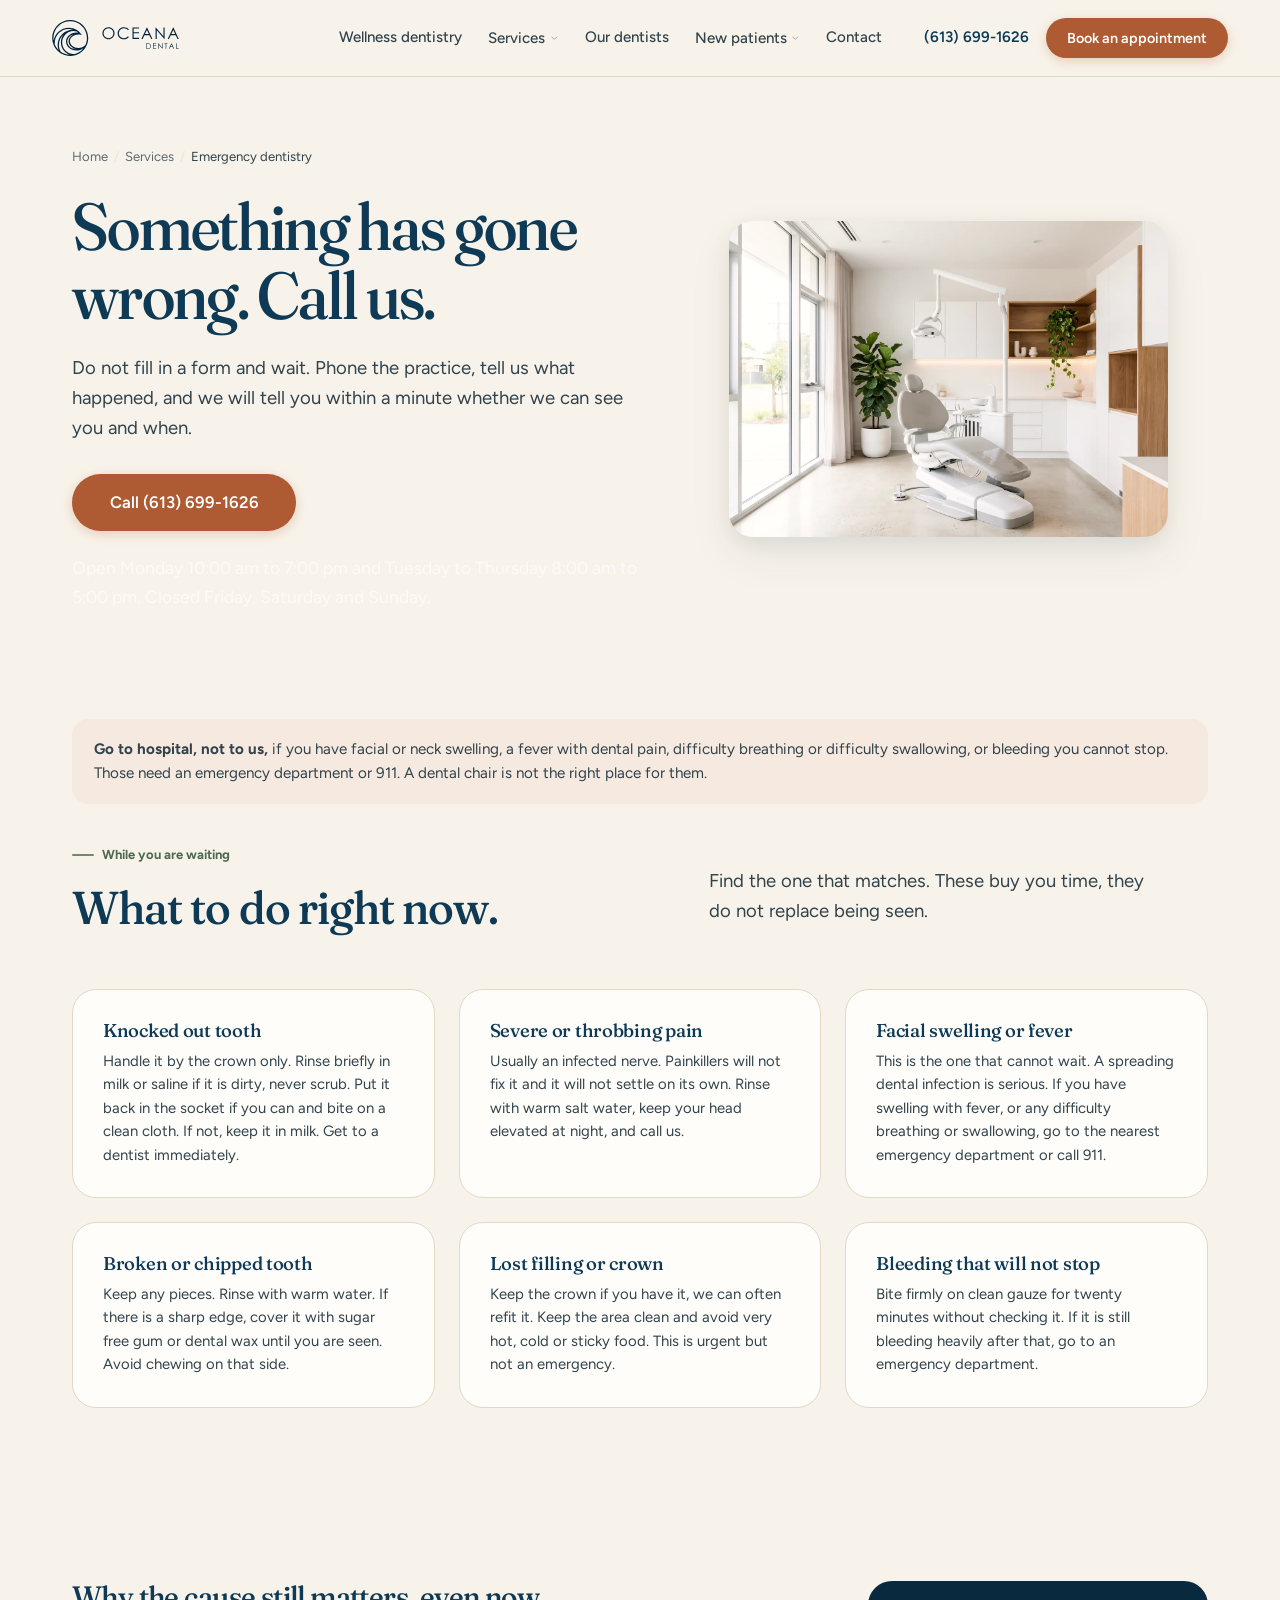
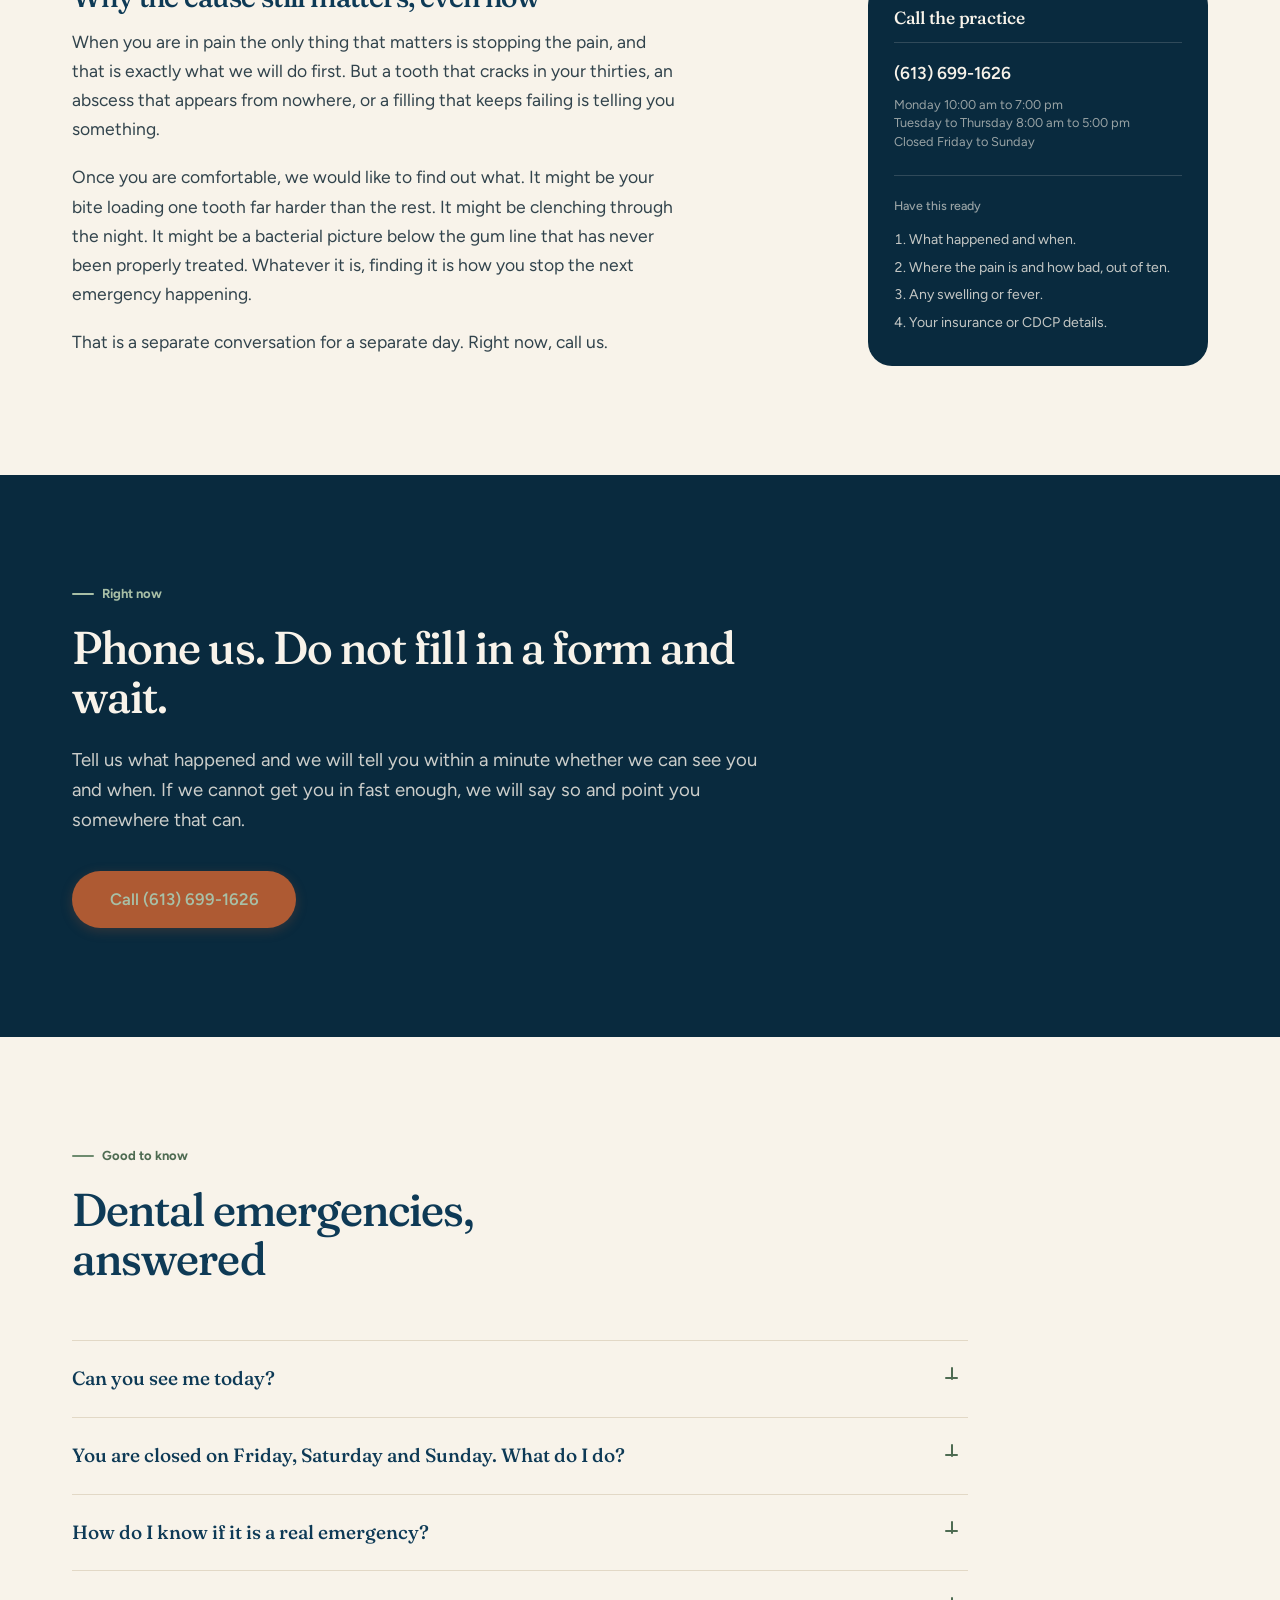
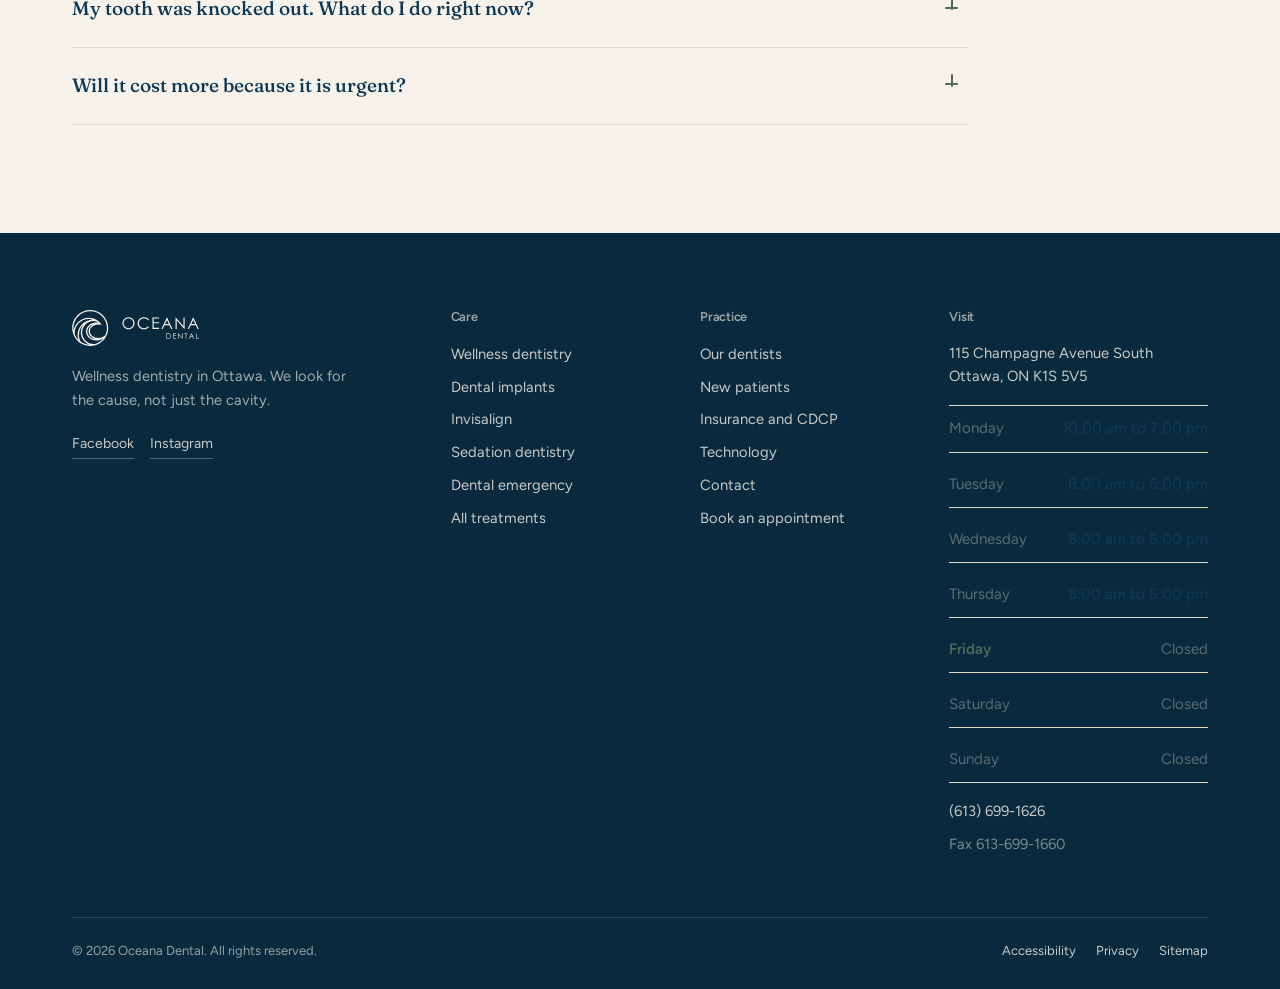
<file: emergency-dentist.html>
<!doctype html>
<html lang="en-CA">
<head>
<meta charset="utf-8">
<meta name="viewport" content="width=device-width,initial-scale=1">
<title>Emergency Dentist in Ottawa | Oceana Dental</title>
<meta name="description" content="Broken tooth, lost filling, swelling or severe dental pain in Ottawa. Call Oceana Dental on (613) 699-1626. What to do right now, and when to go to hospital instead.">
<link rel="canonical" href="https://oceanadental.ca/emergency-dentist.html">
<meta name="robots" content="noindex,nofollow">
<meta name="theme-color" content="#00243f">
<meta property="og:type" content="website">
<meta property="og:site_name" content="Oceana Dental">
<meta property="og:title" content="Emergency Dentist in Ottawa | Oceana Dental">
<meta property="og:description" content="Broken tooth, lost filling, swelling or severe dental pain in Ottawa. Call Oceana Dental on (613) 699-1626. What to do right now, and when to go to hospital instead.">
<meta property="og:url" content="https://oceanadental.ca/emergency-dentist.html">
<meta property="og:locale" content="en_CA">
<meta name="twitter:card" content="summary_large_image">
<link rel="icon" href="assets/img/favicon.1d375e16.svg" type="image/svg+xml">
<link rel="apple-touch-icon" href="assets/img/favicon.1d375e16.svg">
<link rel="preconnect" href="https://fonts.googleapis.com"><link rel="preconnect" href="https://fonts.gstatic.com" crossorigin><link rel="stylesheet" href="https://fonts.googleapis.com/css2?family=Fraunces:ital,opsz,wght@0,9..144,300..700;1,9..144,300..700&family=Figtree:wght@400;500;600;700&display=swap">
<link rel="stylesheet" href="assets/css/site.9e668e91.css">

<script>document.documentElement.setAttribute("data-intro","");</script>
<script type="application/ld+json">{"@context":"https://schema.org","@type":"Dentist","@id":"https://oceanadental.ca/#practice","name":"Oceana Dental","url":"https://oceanadental.ca","telephone":"(613) 699-1626","faxNumber":"613-699-1660","image":"https://oceanadental.ca/assets/img/logo.46053a9a.svg","priceRange":"$$","address":{"@type":"PostalAddress","streetAddress":"115 Champagne Avenue South","addressLocality":"Ottawa","addressRegion":"ON","postalCode":"K1S 5V5","addressCountry":"CA"},"geo":{"@type":"GeoCoordinates","latitude":45.3982055,"longitude":-75.7109552},"hasMap":"https://maps.app.goo.gl/BRhoStTDBjFMYJ9u7","sameAs":["https://www.facebook.com/oceanadental.ca","https://www.instagram.com/oceanadental/"],"openingHoursSpecification":[{"@type":"OpeningHoursSpecification","dayOfWeek":"https://schema.org/Monday","opens":"10:00","closes":"19:00"},{"@type":"OpeningHoursSpecification","dayOfWeek":"https://schema.org/Tuesday","opens":"08:00","closes":"17:00"},{"@type":"OpeningHoursSpecification","dayOfWeek":"https://schema.org/Wednesday","opens":"08:00","closes":"17:00"},{"@type":"OpeningHoursSpecification","dayOfWeek":"https://schema.org/Thursday","opens":"08:00","closes":"17:00"}],"areaServed":[{"@type":"City","name":"Ottawa"},{"@type":"City","name":"Nepean"},{"@type":"City","name":"Gatineau"}],"aggregateRating":{"@type":"AggregateRating","ratingValue":"4.8","reviewCount":"39","bestRating":"5"},"medicalSpecialty":"Dentistry","availableService":[{"@type":"MedicalProcedure","name":"Preventive dentistry"},{"@type":"MedicalProcedure","name":"Teeth cleaning"},{"@type":"MedicalProcedure","name":"Family dentistry"},{"@type":"MedicalProcedure","name":"Children's dentistry"},{"@type":"MedicalProcedure","name":"Seniors dentistry"},{"@type":"MedicalProcedure","name":"Students dentistry"},{"@type":"MedicalProcedure","name":"Oral cancer screening"},{"@type":"MedicalProcedure","name":"Mouth guards"},{"@type":"MedicalProcedure","name":"Thumb sucking"},{"@type":"MedicalProcedure","name":"Wellness dentistry"},{"@type":"MedicalProcedure","name":"Oral bacteria and biocompatibility testing"},{"@type":"MedicalProcedure","name":"Safe mercury amalgam removal (SMART)"},{"@type":"MedicalProcedure","name":"Sleep apnea and airway"},{"@type":"MedicalProcedure","name":"Bruxism and clenching"}]}</script>
<script type="application/ld+json">{"@context":"https://schema.org","@type":"FAQPage","mainEntity":[{"@type":"Question","name":"Can you see me today?","acceptedAnswer":{"@type":"Answer","text":"Call and ask. We will tell you straight away whether we can fit you in and what time. If we cannot get you in fast enough we will tell you that too, and point you somewhere that can, rather than leaving you waiting on a form."}},{"@type":"Question","name":"You are closed on Friday, Saturday and Sunday. What do I do?","acceptedAnswer":{"@type":"Answer","text":"For a broken tooth, a lost filling or a crown that has come off, keep the piece if you have it, keep the area clean, manage the pain, and call us first thing on Monday morning. For anything involving facial swelling, difficulty swallowing or difficulty breathing, do not wait for us. Go to the nearest hospital emergency department, or call 911."}},{"@type":"Question","name":"How do I know if it is a real emergency?","acceptedAnswer":{"@type":"Answer","text":"Swelling of the face or jaw, a fever alongside dental pain, trouble breathing or swallowing, uncontrolled bleeding, or a tooth knocked completely out are all urgent. Severe pain that painkillers are not touching is urgent too, because it usually means an infected nerve that will not settle on its own."}},{"@type":"Question","name":"My tooth was knocked out. What do I do right now?","acceptedAnswer":{"@type":"Answer","text":"Pick it up by the crown, not the root. If it is dirty, rinse it briefly in milk or saline, never scrub it. If you can, put it back in the socket and bite gently on a clean cloth. If you cannot, keep it in milk, or in your own saliva, and get to a dentist as fast as possible. Time matters more than anything else here."}},{"@type":"Question","name":"Will it cost more because it is urgent?","acceptedAnswer":{"@type":"Answer","text":"No. An urgent appointment is priced like any other appointment. We will tell you what it costs before we do anything, and your insurance or CDCP coverage applies as usual."}}]}</script>
<script type="application/ld+json">{"@context":"https://schema.org","@type":"BreadcrumbList","itemListElement":[{"@type":"ListItem","position":1,"name":"Home","item":"https://oceanadental.ca"},{"@type":"ListItem","position":2,"name":"Services","item":"https://oceanadental.ca/services.html"},{"@type":"ListItem","position":3,"name":"Emergency dentistry","item":"https://oceanadental.ca/emergency-dentist.html"}]}</script>
</head>
<body>
<div class="guides" id="guides" aria-hidden="true"></div>
<a class="skip" href="#main">Skip to content</a>
<header class="hdr" id="hdr"><div class="hdr-in">
<a class="brand" href="index.html" aria-label="Oceana Dental, home"><svg class="lg" viewBox="0 0 211 60" width="134" height="38" role="img" aria-label="Oceana Dental"><title>Oceana Dental</title><path d="M93.7401 11.9757C96.6461 11.9757 99.0785 12.9438 101.037 14.8802C102.995 16.8165 103.974 19.2003 103.974 22.0316C103.974 24.8365 102.997 27.2161 101.043 29.1698C99.0895 31.1234 96.7078 32.1006 93.8966 32.1006C91.0509 32.1006 88.649 31.1283 86.6911 29.1829C84.7332 27.2376 83.7539 24.8842 83.7539 22.1228C83.7539 20.2819 84.1999 18.5759 85.092 17.004C85.984 15.4321 87.2001 14.2011 88.7404 13.3111C90.2807 12.4203 91.947 11.9757 93.7401 11.9757ZM93.8246 13.838C92.4048 13.838 91.0592 14.2073 89.7869 14.9459C88.5153 15.6845 87.5222 16.6796 86.8075 17.9313C86.0934 19.183 85.7361 20.5779 85.7361 22.1159C85.7361 24.3932 86.5263 26.3157 88.1074 27.8849C89.6886 29.4533 91.5938 30.2376 93.8239 30.2376C95.3136 30.2376 96.6919 29.8773 97.9593 29.1553C99.2267 28.434 100.215 27.4478 100.925 26.1961C101.635 24.9444 101.99 23.5544 101.99 22.0246C101.99 20.5039 101.635 19.1284 100.925 17.8988C100.215 16.6692 99.2156 15.6852 97.9267 14.9459C96.6378 14.208 95.2707 13.838 93.8246 13.838Z" fill="#00243f"></path><path d="M127.86 16.0136L126.347 17.1727C125.512 16.087 124.509 15.2647 123.339 14.7045C122.17 14.1444 120.885 13.8643 119.485 13.8643C117.954 13.8643 116.536 14.2315 115.232 14.9652C113.928 15.699 112.917 16.6845 112.199 17.9223C111.482 19.1595 111.123 20.5516 111.123 22.0973C111.123 24.4333 111.925 26.3828 113.53 27.9457C115.135 29.5087 117.158 30.2901 119.602 30.2901C122.29 30.2901 124.538 29.2396 126.347 27.138L127.86 28.2846C126.903 29.5004 125.709 30.4402 124.279 31.1048C122.848 31.7693 121.251 32.1013 119.485 32.1013C116.128 32.1013 113.48 30.9858 111.541 28.7535C109.915 26.869 109.102 24.5938 109.102 21.9278C109.102 19.1229 110.086 16.7633 112.056 14.8484C114.026 12.9335 116.493 11.9763 119.459 11.9763C121.251 11.9763 122.868 12.3304 124.312 13.0379C125.755 13.7453 126.938 14.737 127.86 16.0136Z" fill="#00243f"></path><path d="M133.883 12.4577H144.879V14.3332H135.801V20.3379H144.801V22.2134H135.801V29.7424H144.801V31.6179H133.883V12.4577Z" fill="#00243f"></path><path d="M158.2 12.4577L167.149 31.6186H165.077L162.059 25.3144H153.793L150.803 31.6186H148.664L157.731 12.4577H158.2ZM157.958 16.5282L154.67 23.4638H161.231L157.958 16.5282Z" fill="#00243f"></path><path d="M172.297 31.6186V12.4577H172.714L185.486 27.1456V12.4577H187.377V31.6186H186.946L174.28 17.1098V31.6186H172.297Z" fill="#00243f"></path><path d="M202.052 12.4577L211 31.6186H208.929L205.911 25.3144H197.644L194.655 31.6186H192.516L201.582 12.4577H202.052ZM201.81 16.5282L198.522 23.4638H205.082L201.81 16.5282Z" fill="#00243f"></path><path d="M156.836 47.9939V38.8619H158.732C160.1 38.8619 161.092 38.9719 161.71 39.1911C162.597 39.5016 163.291 40.0396 163.79 40.8052C164.289 41.5707 164.539 42.4836 164.539 43.5431C164.539 44.458 164.341 45.263 163.946 45.958C163.55 46.653 163.036 47.1668 162.404 47.4974C161.772 47.8286 160.886 47.9939 159.746 47.9939H156.836ZM157.712 47.1309H158.769C160.033 47.1309 160.91 47.052 161.399 46.895C162.086 46.6717 162.627 46.2699 163.021 45.689C163.415 45.1081 163.612 44.3978 163.612 43.5583C163.612 42.6772 163.399 41.9248 162.971 41.3004C162.544 40.6759 161.95 40.2478 161.187 40.0161C160.615 39.8426 159.672 39.7554 158.358 39.7554H157.711V47.1309H157.712Z" fill="#00243f"></path><path d="M168.152 38.8619H173.394V39.7561H169.067V42.6178H173.356V43.5119H169.067V47.1004H173.356V47.9939H168.152V38.8619Z" fill="#00243f"></path><path d="M176.809 47.9939V38.8619H177.007L183.094 45.8618V38.8619H183.995V47.9939H183.79L177.754 41.0784V47.9939H176.809Z" fill="#00243f"></path><path d="M187.148 39.7554V38.8612H192.159V39.7554H190.12V47.9939H189.187V39.7554H187.148Z" fill="#00243f"></path><path d="M199.049 38.8619L203.314 47.9939H202.327L200.889 44.9891H196.949L195.523 47.9939H194.504L198.825 38.8619H199.049ZM198.934 40.8017L197.366 44.1074H200.493L198.934 40.8017Z" fill="#00243f"></path><path d="M206.562 38.8619H207.477V47.1122H210.996V47.9939H206.562V38.8619Z" fill="#00243f"></path><path d="M30.0474 0C13.4776 0 8.54913e-05 13.457 8.54913e-05 29.9969C-0.00961053 34.0335 0.805548 38.0293 2.39639 41.7395C4.60016 46.8833 8.19322 51.3134 12.7732 54.536C13.4589 55.0243 14.2158 55.5001 15.0081 55.9648C22.152 60.0975 30.6866 61.1072 38.6 58.7566C40.2594 58.269 41.871 57.6335 43.4161 56.8576C44.6842 56.231 45.9031 55.5111 47.0639 54.7034C50.72 52.1882 53.7763 48.9005 56.0168 45.0735C56.4102 44.3888 56.7793 43.7042 57.1069 43.0258C57.7821 41.6226 58.3501 40.1704 58.8058 38.6814C59.0627 37.8481 59.283 36.9788 59.4616 36.1102C59.6403 35.2409 59.7899 34.3371 59.891 33.4201C60.0233 32.2839 60.0884 31.1414 60.0877 29.9976C60.0884 13.457 46.6116 0 30.0474 0ZM4.47064 41.1033C4.35637 40.1731 4.30096 39.2368 4.30373 38.2997C4.30373 25.4561 14.7706 15.0109 27.6337 15.0109C29.9954 15.0047 32.3432 15.3615 34.5962 16.0697C20.5473 16.0697 9.12058 27.4852 9.12058 41.5134C9.11227 44.3584 9.59015 47.1848 10.5327 49.8694C7.96675 47.3632 5.90912 44.3868 4.47064 41.1033ZM14.2879 52.9648C8.83108 43.3066 10.9504 31.1463 19.354 23.8967C16.1917 27.7237 14.4693 32.5349 14.4846 37.4961C14.4846 46.8349 20.564 54.9648 29.1588 57.8334C23.8364 57.6729 18.6725 55.9828 14.2879 52.9648ZM48.6201 50.7505C47.7101 51.5658 46.7467 52.3196 45.7355 53.0063L45.6877 53.0423C43.3669 54.6252 40.8155 55.8417 38.1241 56.6487C37.4025 56.7331 36.676 56.7753 35.9488 56.7739C25.3032 56.7739 16.6426 48.1267 16.6426 37.4961C16.6426 27.194 25.029 18.5517 35.3109 18.2301C37.149 18.2861 38.9732 18.56 40.7469 19.0454C41.6791 19.681 42.5635 20.3829 43.3939 21.1464C42.3495 20.9742 41.2934 20.8884 40.2351 20.8898C30.7697 20.8898 23.0683 27.6152 23.0683 35.8882C23.0683 44.1613 30.7697 50.8929 40.2351 50.8929C43.6384 50.8929 46.9288 50.0236 49.7421 48.375C50.3058 48.0548 50.8474 47.6972 51.3634 47.3037C51.4818 47.2256 51.5954 47.1398 51.7034 47.0472C51.9064 46.958 52.1031 46.8625 52.2997 46.7616C51.2055 48.209 49.9734 49.5444 48.6201 50.7505ZM35.8532 23.5986C30.7503 25.8897 27.3588 30.324 27.3588 35.3537C27.3588 42.2284 33.7132 47.9116 41.8668 48.6675C41.3301 48.7152 40.7878 48.7394 40.2337 48.7394C31.9603 48.7394 25.2243 42.9781 25.2243 35.8896C25.225 30.1096 29.7073 25.2113 35.8532 23.5986ZM57.9248 30.6573V30.6746C57.9013 31.6089 57.8299 32.5439 57.7164 33.4484L57.7046 33.5556V33.5612C57.609 34.3454 57.474 35.1241 57.2987 35.8945C57.0432 37.1033 56.7031 38.2928 56.28 39.4539L56.2024 39.5369V39.6621C55.9406 40.382 55.6359 41.0963 55.2785 41.846C55.0991 42.0548 54.8969 42.263 54.6704 42.4829C54.4758 42.6759 54.2708 42.8591 54.0561 43.0306C53.2202 43.7409 52.3018 44.3487 51.3204 44.8397C51.1002 44.9469 50.8862 45.0534 50.6473 45.1551C50.4623 45.2443 50.2657 45.3211 50.0572 45.411C48.039 46.2028 45.8893 46.6046 43.7208 46.5949C35.9072 46.5949 29.5529 41.5542 29.5529 35.3523C29.5529 29.1567 35.9072 24.1152 43.7208 24.1152C44.6468 24.1138 45.5721 24.1851 46.487 24.3296C46.6719 24.3593 46.8506 24.3891 47.0286 24.4243C47.3506 24.4838 47.6664 24.5557 47.9767 24.6332L49.3715 24.9783L48.5612 23.7999C48.2627 23.3711 47.9414 22.9368 47.5896 22.5018C47.5591 22.4555 47.5251 22.4119 47.4877 22.3711C46.595 21.2563 45.606 20.2225 44.5311 19.2819C44.3587 19.1215 44.1793 18.9666 44.0006 18.8179C43.2651 18.1997 42.4957 17.6236 41.6951 17.0925C41.5046 16.9673 41.3134 16.8421 41.1285 16.7294C37.086 14.1942 32.4077 12.8512 27.6337 12.856C15.0691 12.856 4.45333 22.1643 2.48088 34.2347C2.26549 32.8323 2.15814 31.416 2.15884 29.9969C2.15884 14.6471 14.6702 2.15419 30.0481 2.15419C45.4204 2.15419 57.9317 14.6471 57.9317 29.9969C57.9304 30.223 57.9304 30.4367 57.9248 30.6573Z" fill="#00243f"></path></svg></a>
<nav class="nav" aria-label="Main">
<a href="wellness-dentistry.html">Wellness dentistry</a>
<div class="dd"><button type="button" aria-expanded="false" aria-controls="dd-svc">Services <svg class="car" viewBox="0 0 20 20" width="12" height="12" aria-hidden="true" focusable="false"><path d="M4 7l6 6 6-6" stroke="currentColor" stroke-width="1.9" fill="none" stroke-linecap="round" stroke-linejoin="round"/></svg></button>
<div class="dd-p wide" id="dd-svc"><a href="wellness-dentistry.html">Wellness dentistry<span>Root-cause care for your whole body</span></a><a href="dental-implants.html">Dental implants<span>Replace a missing tooth for good</span></a><a href="invisalign.html">Invisalign<span>Straighten teeth without brackets</span></a><a href="emergency-dentist.html">Emergency dentistry<span>In pain today? Start here</span></a><a href="sedation-dentistry.html">Sedation dentistry<span>IV sedation with Dr. Silver</span></a><a href="services.html#family-dentist">Family dentistry<span>Care for every age, under one roof</span></a><div class="dd-all"><a href="services.html"><strong>All 38 services</strong><span>The full list, grouped by what you need</span></a></div></div></div>
<a href="dentists.html">Our dentists</a>
<div class="dd"><button type="button" aria-expanded="false" aria-controls="dd-np">New patients <svg class="car" viewBox="0 0 20 20" width="12" height="12" aria-hidden="true" focusable="false"><path d="M4 7l6 6 6-6" stroke="currentColor" stroke-width="1.9" fill="none" stroke-linecap="round" stroke-linejoin="round"/></svg></button>
<div class="dd-p" id="dd-np"><a href="new-patients.html#first-visit">Your first visit<span>What the comprehensive exam covers</span></a><a href="new-patients.html#insurance">Insurance and CDCP<span>Insurance, CDCP and paying yourself</span></a><a href="new-patients.html#technology">Our technology<span>iTero, AIRFLOW, lasers, digital X-ray</span></a><a href="new-patients.html#comfort">Comfort and anxiety<span>How we handle dental anxiety</span></a><div class="dd-all"><a href="new-patients.html"><strong>New patient guide</strong><span>Everything before your first visit</span></a></div></div></div>
<a href="contact.html">Contact</a>
</nav>
<div class="hdr-cta">
<a class="hdr-tel" href="tel:+16136991626">(613) 699-1626</a>
<a class="btn btn-a btn-sm" href="book.html">Book an appointment</a>
</div>
<button class="burger" id="burger" aria-expanded="false" aria-controls="drawer" aria-label="Menu">
<i></i><i></i><i></i></button>
</div></header>
<div class="drawer" id="drawer" hidden>
<a href="index.html">Home</a>
<a href="wellness-dentistry.html">Wellness dentistry</a>
<details><summary>Services</summary><div class="sub"><a href="wellness-dentistry.html">Wellness dentistry</a><a href="dental-implants.html">Dental implants</a><a href="invisalign.html">Invisalign</a><a href="emergency-dentist.html">Emergency dentistry</a><a href="sedation-dentistry.html">Sedation dentistry</a><a href="services.html#family-dentist">Family dentistry</a><a href="services.html">All 38 services</a></div></details>
<a href="dentists.html">Our dentists</a>
<details><summary>New patients</summary><div class="sub"><a href="new-patients.html#first-visit">Your first visit</a><a href="new-patients.html#insurance">Insurance and CDCP</a><a href="new-patients.html#technology">Our technology</a><a href="new-patients.html#comfort">Comfort and anxiety</a><a href="new-patients.html">New patient guide</a></div></details>
<a href="emergency-dentist.html">Dental emergency</a>
<a href="contact.html">Contact</a>
<div class="btns">
<a class="btn btn-a btn-lg" href="book.html"><svg viewBox="0 0 20 20" width="20" height="20" aria-hidden="true" focusable="false"><rect x="2.5" y="4" width="15" height="14" rx="2.4" stroke="currentColor" stroke-width="1.5" fill="none"/><path d="M2.5 8h15M6.5 2v3.4M13.5 2v3.4" stroke="currentColor" stroke-width="1.5" stroke-linecap="round"/><circle cx="7" cy="12" r="1.1" fill="currentColor"/><circle cx="10" cy="12" r="1.1" fill="currentColor"/><circle cx="13" cy="12" r="1.1" fill="currentColor"/></svg> Book an appointment</a>
<a class="btn btn-b btn-lg" href="tel:+16136991626"><svg viewBox="0 0 20 20" width="20" height="20" aria-hidden="true" focusable="false"><path d="M2.5 4.6c0-1.2 1-2.1 2.1-2.1h1.9c.9 0 1.7.6 1.9 1.5l.6 2.3c.2.7-.1 1.5-.7 1.9l-1.1.8a11.7 11.7 0 0 0 5.3 5.3l.8-1.1c.4-.6 1.2-.9 1.9-.7l2.3.6c.9.2 1.5 1 1.5 1.9v1.9c0 1.2-1 2.1-2.1 2.1h-.9C8.2 19 1 11.8 1 5.5v-.9Z" fill="currentColor"/></svg> (613) 699-1626</a>
</div></div>
<main id="main">

<section class="opener"><div class="wrap"><div class="opener-g"><div>
<div class="crumb"><a href="index.html">Home</a><span>/</span><a href="services.html">Services</a><span>/</span><span>Emergency dentistry</span></div>
<h1 style="max-width:22ch">Something has gone wrong. Call us.</h1>
<p class="lede" style="max-width:42rem">Do not fill in a form and wait. Phone the practice, tell us
what happened, and we will tell you within a minute whether we can see you and when.</p>
<div class="btns">
<a class="btn btn-a btn-lg" href="tel:+16136991626">Call (613) 699-1626</a>
<a class="btn btn-c btn-lg" href="book.html">Or request a time</a></div>
<p class="tiny" style="margin-top:1.4rem;color:rgba(255,255,255,.65)">Open Monday 10:00 am to
7:00 pm and Tuesday to Thursday 8:00 am to 5:00 pm. Closed Friday, Saturday and Sunday.</p>
</div><figure class="rnd"><img src="assets/img/ph/operatory.4678537e.webp" width="1500" height="1006" fetchpriority="high" alt="A treatment room ready for an urgent appointment"></figure></div></div></section>

<section class="sec" style="padding-block:clamp(44px,5vw,72px)"><div class="wrap">
<div class="note warn" style="margin:0 0 2.5rem"><b>Go to hospital, not to us,</b> if you have facial or neck swelling, a fever with dental pain,
difficulty breathing or difficulty swallowing, or bleeding you cannot stop. Those need an emergency
department or 911. A dental chair is not the right place for them.</div>

<div class="split"><div><p class="lab"><b>While you are waiting</b></p><h2>What to do right now.</h2></div><div><p class="lede">Find the one that matches. These buy you time, they do not replace being seen.</p></div></div>
<div class="grid g3"><div class="card"><h3>Knocked out tooth</h3><p class="small">Handle it by the crown only. Rinse briefly in milk or saline if it is dirty, never scrub. Put it back in the socket if you can and bite on a clean cloth. If not, keep it in milk. Get to a dentist immediately.</p></div><div class="card"><h3>Severe or throbbing pain</h3><p class="small">Usually an infected nerve. Painkillers will not fix it and it will not settle on its own. Rinse with warm salt water, keep your head elevated at night, and call us.</p></div><div class="card"><h3>Facial swelling or fever</h3><p class="small">This is the one that cannot wait. A spreading dental infection is serious. If you have swelling with fever, or any difficulty breathing or swallowing, go to the nearest emergency department or call 911.</p></div><div class="card"><h3>Broken or chipped tooth</h3><p class="small">Keep any pieces. Rinse with warm water. If there is a sharp edge, cover it with sugar free gum or dental wax until you are seen. Avoid chewing on that side.</p></div><div class="card"><h3>Lost filling or crown</h3><p class="small">Keep the crown if you have it, we can often refit it. Keep the area clean and avoid very hot, cold or sticky food. This is urgent but not an emergency.</p></div><div class="card"><h3>Bleeding that will not stop</h3><p class="small">Bite firmly on clean gauze for twenty minutes without checking it. If it is still bleeding heavily after that, go to an emergency department.</p></div></div>
</div></section>

<section class="sec bg-cream"><div class="wrap"><div class="rail">
<div class="prose">
<h2>Why the cause still matters, even now</h2>
<p>When you are in pain the only thing that matters is stopping the pain, and that is exactly what
we will do first. But a tooth that cracks in your thirties, an abscess that appears from nowhere, or
a filling that keeps failing is telling you something.</p>
<p>Once you are comfortable, we would like to find out what. It might be your bite loading one tooth
far harder than the rest. It might be clenching through the night. It might be a bacterial picture
below the gum line that has never been properly treated. Whatever it is, finding it is how you stop
the next emergency happening.</p>
<p>That is a separate conversation for a separate day. Right now, call us.</p>
</div>
<aside class="rail-s"><div class="sum">
<h3>Call the practice</h3>
<div class="sum-call" style="border:0;padding:0;margin:0">
<a href="tel:+16136991626">(613) 699-1626</a>
<span>Monday 10:00 am to 7:00 pm<br>Tuesday to Thursday 8:00 am to 5:00 pm<br>
Closed Friday to Sunday</span></div>
<div class="sum-next" style="margin-top:1.5rem"><b>Have this ready</b>
<ol><li>What happened and when.</li><li>Where the pain is and how bad, out of ten.</li>
<li>Any swelling or fever.</li><li>Your insurance or CDCP details.</li></ol></div>
</div></aside>
</div></div></section>

<section class="sec chapter"><div class="wrap">
<div style="max-width:44rem"><p class="lab"><b>Right now</b></p><h2>Phone us. Do not fill in a form and wait.</h2>
<p class="lede" style="margin-bottom:2.2rem">Tell us what happened and we will tell you within a minute whether we can see you and when. If we cannot get you in fast enough, we will say so and point you somewhere that can.</p>
<div class="btns"><a class="btn btn-a btn-lg" href="tel:+16136991626">Call (613) 699-1626</a></div></div>
</div></section>
<section class="sec"><div class="wrap">
<div class="split"><div><p class="lab"><b>Good to know</b></p><h2>Dental emergencies, answered</h2></div><div></div></div>
<div class="faq"><details><summary>Can you see me today?</summary><div class="ans">Call and ask. We will tell you straight away whether we can fit you in and what time. If we cannot get you in fast enough we will tell you that too, and point you somewhere that can, rather than leaving you waiting on a form.</div></details><details><summary>You are closed on Friday, Saturday and Sunday. What do I do?</summary><div class="ans">For a broken tooth, a lost filling or a crown that has come off, keep the piece if you have it, keep the area clean, manage the pain, and call us first thing on Monday morning. For anything involving facial swelling, difficulty swallowing or difficulty breathing, do not wait for us. Go to the nearest hospital emergency department, or call 911.</div></details><details><summary>How do I know if it is a real emergency?</summary><div class="ans">Swelling of the face or jaw, a fever alongside dental pain, trouble breathing or swallowing, uncontrolled bleeding, or a tooth knocked completely out are all urgent. Severe pain that painkillers are not touching is urgent too, because it usually means an infected nerve that will not settle on its own.</div></details><details><summary>My tooth was knocked out. What do I do right now?</summary><div class="ans">Pick it up by the crown, not the root. If it is dirty, rinse it briefly in milk or saline, never scrub it. If you can, put it back in the socket and bite gently on a clean cloth. If you cannot, keep it in milk, or in your own saliva, and get to a dentist as fast as possible. Time matters more than anything else here.</div></details><details><summary>Will it cost more because it is urgent?</summary><div class="ans">No. An urgent appointment is priced like any other appointment. We will tell you what it costs before we do anything, and your insurance or CDCP coverage applies as usual.</div></details></div></div></section>

</main>
<footer class="ftr"><div class="wrap">
<div class="ftr-g">
<div class="ftr-brand"><a class="brand" href="index.html" aria-label="Oceana Dental, home"><svg class="lg" viewBox="0 0 211 60" width="134" height="38" role="img" aria-label="Oceana Dental"><title>Oceana Dental</title><path d="M93.7401 11.9757C96.6461 11.9757 99.0785 12.9438 101.037 14.8802C102.995 16.8165 103.974 19.2003 103.974 22.0316C103.974 24.8365 102.997 27.2161 101.043 29.1698C99.0895 31.1234 96.7078 32.1006 93.8966 32.1006C91.0509 32.1006 88.649 31.1283 86.6911 29.1829C84.7332 27.2376 83.7539 24.8842 83.7539 22.1228C83.7539 20.2819 84.1999 18.5759 85.092 17.004C85.984 15.4321 87.2001 14.2011 88.7404 13.3111C90.2807 12.4203 91.947 11.9757 93.7401 11.9757ZM93.8246 13.838C92.4048 13.838 91.0592 14.2073 89.7869 14.9459C88.5153 15.6845 87.5222 16.6796 86.8075 17.9313C86.0934 19.183 85.7361 20.5779 85.7361 22.1159C85.7361 24.3932 86.5263 26.3157 88.1074 27.8849C89.6886 29.4533 91.5938 30.2376 93.8239 30.2376C95.3136 30.2376 96.6919 29.8773 97.9593 29.1553C99.2267 28.434 100.215 27.4478 100.925 26.1961C101.635 24.9444 101.99 23.5544 101.99 22.0246C101.99 20.5039 101.635 19.1284 100.925 17.8988C100.215 16.6692 99.2156 15.6852 97.9267 14.9459C96.6378 14.208 95.2707 13.838 93.8246 13.838Z" fill="#ffffff"></path><path d="M127.86 16.0136L126.347 17.1727C125.512 16.087 124.509 15.2647 123.339 14.7045C122.17 14.1444 120.885 13.8643 119.485 13.8643C117.954 13.8643 116.536 14.2315 115.232 14.9652C113.928 15.699 112.917 16.6845 112.199 17.9223C111.482 19.1595 111.123 20.5516 111.123 22.0973C111.123 24.4333 111.925 26.3828 113.53 27.9457C115.135 29.5087 117.158 30.2901 119.602 30.2901C122.29 30.2901 124.538 29.2396 126.347 27.138L127.86 28.2846C126.903 29.5004 125.709 30.4402 124.279 31.1048C122.848 31.7693 121.251 32.1013 119.485 32.1013C116.128 32.1013 113.48 30.9858 111.541 28.7535C109.915 26.869 109.102 24.5938 109.102 21.9278C109.102 19.1229 110.086 16.7633 112.056 14.8484C114.026 12.9335 116.493 11.9763 119.459 11.9763C121.251 11.9763 122.868 12.3304 124.312 13.0379C125.755 13.7453 126.938 14.737 127.86 16.0136Z" fill="#ffffff"></path><path d="M133.883 12.4577H144.879V14.3332H135.801V20.3379H144.801V22.2134H135.801V29.7424H144.801V31.6179H133.883V12.4577Z" fill="#ffffff"></path><path d="M158.2 12.4577L167.149 31.6186H165.077L162.059 25.3144H153.793L150.803 31.6186H148.664L157.731 12.4577H158.2ZM157.958 16.5282L154.67 23.4638H161.231L157.958 16.5282Z" fill="#ffffff"></path><path d="M172.297 31.6186V12.4577H172.714L185.486 27.1456V12.4577H187.377V31.6186H186.946L174.28 17.1098V31.6186H172.297Z" fill="#ffffff"></path><path d="M202.052 12.4577L211 31.6186H208.929L205.911 25.3144H197.644L194.655 31.6186H192.516L201.582 12.4577H202.052ZM201.81 16.5282L198.522 23.4638H205.082L201.81 16.5282Z" fill="#ffffff"></path><path d="M156.836 47.9939V38.8619H158.732C160.1 38.8619 161.092 38.9719 161.71 39.1911C162.597 39.5016 163.291 40.0396 163.79 40.8052C164.289 41.5707 164.539 42.4836 164.539 43.5431C164.539 44.458 164.341 45.263 163.946 45.958C163.55 46.653 163.036 47.1668 162.404 47.4974C161.772 47.8286 160.886 47.9939 159.746 47.9939H156.836ZM157.712 47.1309H158.769C160.033 47.1309 160.91 47.052 161.399 46.895C162.086 46.6717 162.627 46.2699 163.021 45.689C163.415 45.1081 163.612 44.3978 163.612 43.5583C163.612 42.6772 163.399 41.9248 162.971 41.3004C162.544 40.6759 161.95 40.2478 161.187 40.0161C160.615 39.8426 159.672 39.7554 158.358 39.7554H157.711V47.1309H157.712Z" fill="#ffffff"></path><path d="M168.152 38.8619H173.394V39.7561H169.067V42.6178H173.356V43.5119H169.067V47.1004H173.356V47.9939H168.152V38.8619Z" fill="#ffffff"></path><path d="M176.809 47.9939V38.8619H177.007L183.094 45.8618V38.8619H183.995V47.9939H183.79L177.754 41.0784V47.9939H176.809Z" fill="#ffffff"></path><path d="M187.148 39.7554V38.8612H192.159V39.7554H190.12V47.9939H189.187V39.7554H187.148Z" fill="#ffffff"></path><path d="M199.049 38.8619L203.314 47.9939H202.327L200.889 44.9891H196.949L195.523 47.9939H194.504L198.825 38.8619H199.049ZM198.934 40.8017L197.366 44.1074H200.493L198.934 40.8017Z" fill="#ffffff"></path><path d="M206.562 38.8619H207.477V47.1122H210.996V47.9939H206.562V38.8619Z" fill="#ffffff"></path><path d="M30.0474 0C13.4776 0 8.54913e-05 13.457 8.54913e-05 29.9969C-0.00961053 34.0335 0.805548 38.0293 2.39639 41.7395C4.60016 46.8833 8.19322 51.3134 12.7732 54.536C13.4589 55.0243 14.2158 55.5001 15.0081 55.9648C22.152 60.0975 30.6866 61.1072 38.6 58.7566C40.2594 58.269 41.871 57.6335 43.4161 56.8576C44.6842 56.231 45.9031 55.5111 47.0639 54.7034C50.72 52.1882 53.7763 48.9005 56.0168 45.0735C56.4102 44.3888 56.7793 43.7042 57.1069 43.0258C57.7821 41.6226 58.3501 40.1704 58.8058 38.6814C59.0627 37.8481 59.283 36.9788 59.4616 36.1102C59.6403 35.2409 59.7899 34.3371 59.891 33.4201C60.0233 32.2839 60.0884 31.1414 60.0877 29.9976C60.0884 13.457 46.6116 0 30.0474 0ZM4.47064 41.1033C4.35637 40.1731 4.30096 39.2368 4.30373 38.2997C4.30373 25.4561 14.7706 15.0109 27.6337 15.0109C29.9954 15.0047 32.3432 15.3615 34.5962 16.0697C20.5473 16.0697 9.12058 27.4852 9.12058 41.5134C9.11227 44.3584 9.59015 47.1848 10.5327 49.8694C7.96675 47.3632 5.90912 44.3868 4.47064 41.1033ZM14.2879 52.9648C8.83108 43.3066 10.9504 31.1463 19.354 23.8967C16.1917 27.7237 14.4693 32.5349 14.4846 37.4961C14.4846 46.8349 20.564 54.9648 29.1588 57.8334C23.8364 57.6729 18.6725 55.9828 14.2879 52.9648ZM48.6201 50.7505C47.7101 51.5658 46.7467 52.3196 45.7355 53.0063L45.6877 53.0423C43.3669 54.6252 40.8155 55.8417 38.1241 56.6487C37.4025 56.7331 36.676 56.7753 35.9488 56.7739C25.3032 56.7739 16.6426 48.1267 16.6426 37.4961C16.6426 27.194 25.029 18.5517 35.3109 18.2301C37.149 18.2861 38.9732 18.56 40.7469 19.0454C41.6791 19.681 42.5635 20.3829 43.3939 21.1464C42.3495 20.9742 41.2934 20.8884 40.2351 20.8898C30.7697 20.8898 23.0683 27.6152 23.0683 35.8882C23.0683 44.1613 30.7697 50.8929 40.2351 50.8929C43.6384 50.8929 46.9288 50.0236 49.7421 48.375C50.3058 48.0548 50.8474 47.6972 51.3634 47.3037C51.4818 47.2256 51.5954 47.1398 51.7034 47.0472C51.9064 46.958 52.1031 46.8625 52.2997 46.7616C51.2055 48.209 49.9734 49.5444 48.6201 50.7505ZM35.8532 23.5986C30.7503 25.8897 27.3588 30.324 27.3588 35.3537C27.3588 42.2284 33.7132 47.9116 41.8668 48.6675C41.3301 48.7152 40.7878 48.7394 40.2337 48.7394C31.9603 48.7394 25.2243 42.9781 25.2243 35.8896C25.225 30.1096 29.7073 25.2113 35.8532 23.5986ZM57.9248 30.6573V30.6746C57.9013 31.6089 57.8299 32.5439 57.7164 33.4484L57.7046 33.5556V33.5612C57.609 34.3454 57.474 35.1241 57.2987 35.8945C57.0432 37.1033 56.7031 38.2928 56.28 39.4539L56.2024 39.5369V39.6621C55.9406 40.382 55.6359 41.0963 55.2785 41.846C55.0991 42.0548 54.8969 42.263 54.6704 42.4829C54.4758 42.6759 54.2708 42.8591 54.0561 43.0306C53.2202 43.7409 52.3018 44.3487 51.3204 44.8397C51.1002 44.9469 50.8862 45.0534 50.6473 45.1551C50.4623 45.2443 50.2657 45.3211 50.0572 45.411C48.039 46.2028 45.8893 46.6046 43.7208 46.5949C35.9072 46.5949 29.5529 41.5542 29.5529 35.3523C29.5529 29.1567 35.9072 24.1152 43.7208 24.1152C44.6468 24.1138 45.5721 24.1851 46.487 24.3296C46.6719 24.3593 46.8506 24.3891 47.0286 24.4243C47.3506 24.4838 47.6664 24.5557 47.9767 24.6332L49.3715 24.9783L48.5612 23.7999C48.2627 23.3711 47.9414 22.9368 47.5896 22.5018C47.5591 22.4555 47.5251 22.4119 47.4877 22.3711C46.595 21.2563 45.606 20.2225 44.5311 19.2819C44.3587 19.1215 44.1793 18.9666 44.0006 18.8179C43.2651 18.1997 42.4957 17.6236 41.6951 17.0925C41.5046 16.9673 41.3134 16.8421 41.1285 16.7294C37.086 14.1942 32.4077 12.8512 27.6337 12.856C15.0691 12.856 4.45333 22.1643 2.48088 34.2347C2.26549 32.8323 2.15814 31.416 2.15884 29.9969C2.15884 14.6471 14.6702 2.15419 30.0481 2.15419C45.4204 2.15419 57.9317 14.6471 57.9317 29.9969C57.9304 30.223 57.9304 30.4367 57.9248 30.6573Z" fill="#ffffff"></path></svg></a>
<p>Wellness dentistry in Ottawa. We look for the cause, not just the cavity.</p>
<div class="soc"><a href="https://www.facebook.com/oceanadental.ca" rel="noopener" target="_blank">Facebook</a>
<a href="https://www.instagram.com/oceanadental/" rel="noopener" target="_blank">Instagram</a></div></div>

<div><h2>Care</h2><ul>
<li><a href="wellness-dentistry.html">Wellness dentistry</a></li>
<li><a href="dental-implants.html">Dental implants</a></li>
<li><a href="invisalign.html">Invisalign</a></li>
<li><a href="sedation-dentistry.html">Sedation dentistry</a></li>
<li><a href="emergency-dentist.html">Dental emergency</a></li>
<li><a href="services.html">All treatments</a></li></ul></div>

<div><h2>Practice</h2><ul>
<li><a href="dentists.html">Our dentists</a></li>
<li><a href="new-patients.html">New patients</a></li>
<li><a href="new-patients.html#insurance">Insurance and CDCP</a></li>
<li><a href="new-patients.html#technology">Technology</a></li>
<li><a href="contact.html">Contact</a></li>
<li><a href="book.html">Book an appointment</a></li></ul></div>

<div><h2>Visit</h2>
<address class="addr" style="font-size:.92rem;color:rgba(240,233,220,.78);margin-bottom:1rem">
<a href="https://maps.app.goo.gl/BRhoStTDBjFMYJ9u7" rel="noopener" target="_blank">115 Champagne Avenue South<br>Ottawa, ON K1S 5V5</a></address>
<ul class="hours" style="margin-bottom:1rem"><li data-d="0"><b>Monday</b> <span>10:00 am to 7:00 pm</span></li><li data-d="1"><b>Tuesday</b> <span>8:00 am to 5:00 pm</span></li><li data-d="2"><b>Wednesday</b> <span>8:00 am to 5:00 pm</span></li><li data-d="3"><b>Thursday</b> <span>8:00 am to 5:00 pm</span></li><li class="shut" data-d="4"><b>Friday</b> <span>Closed</span></li><li class="shut" data-d="5"><b>Saturday</b> <span>Closed</span></li><li class="shut" data-d="6"><b>Sunday</b> <span>Closed</span></li></ul>
<ul><li><a href="tel:+16136991626">(613) 699-1626</a></li>
<li style="color:rgba(240,233,220,.5)">Fax 613-699-1660</li></ul></div>
</div>
<div class="ftr-b"><span>&copy; 2026 Oceana Dental. All rights reserved.</span>
<nav aria-label="Legal"><a href="accessibility.html">Accessibility</a><a href="privacy.html">Privacy</a>
<a href="sitemap.html">Sitemap</a></nav></div></div></footer>
<div class="bar"><a class="t" href="tel:+16136991626">Call</a><a class="b" href="book.html">Book</a></div>
<script src="assets/js/site.5d3785af.js" defer></script>

</body>
</html>
</file>
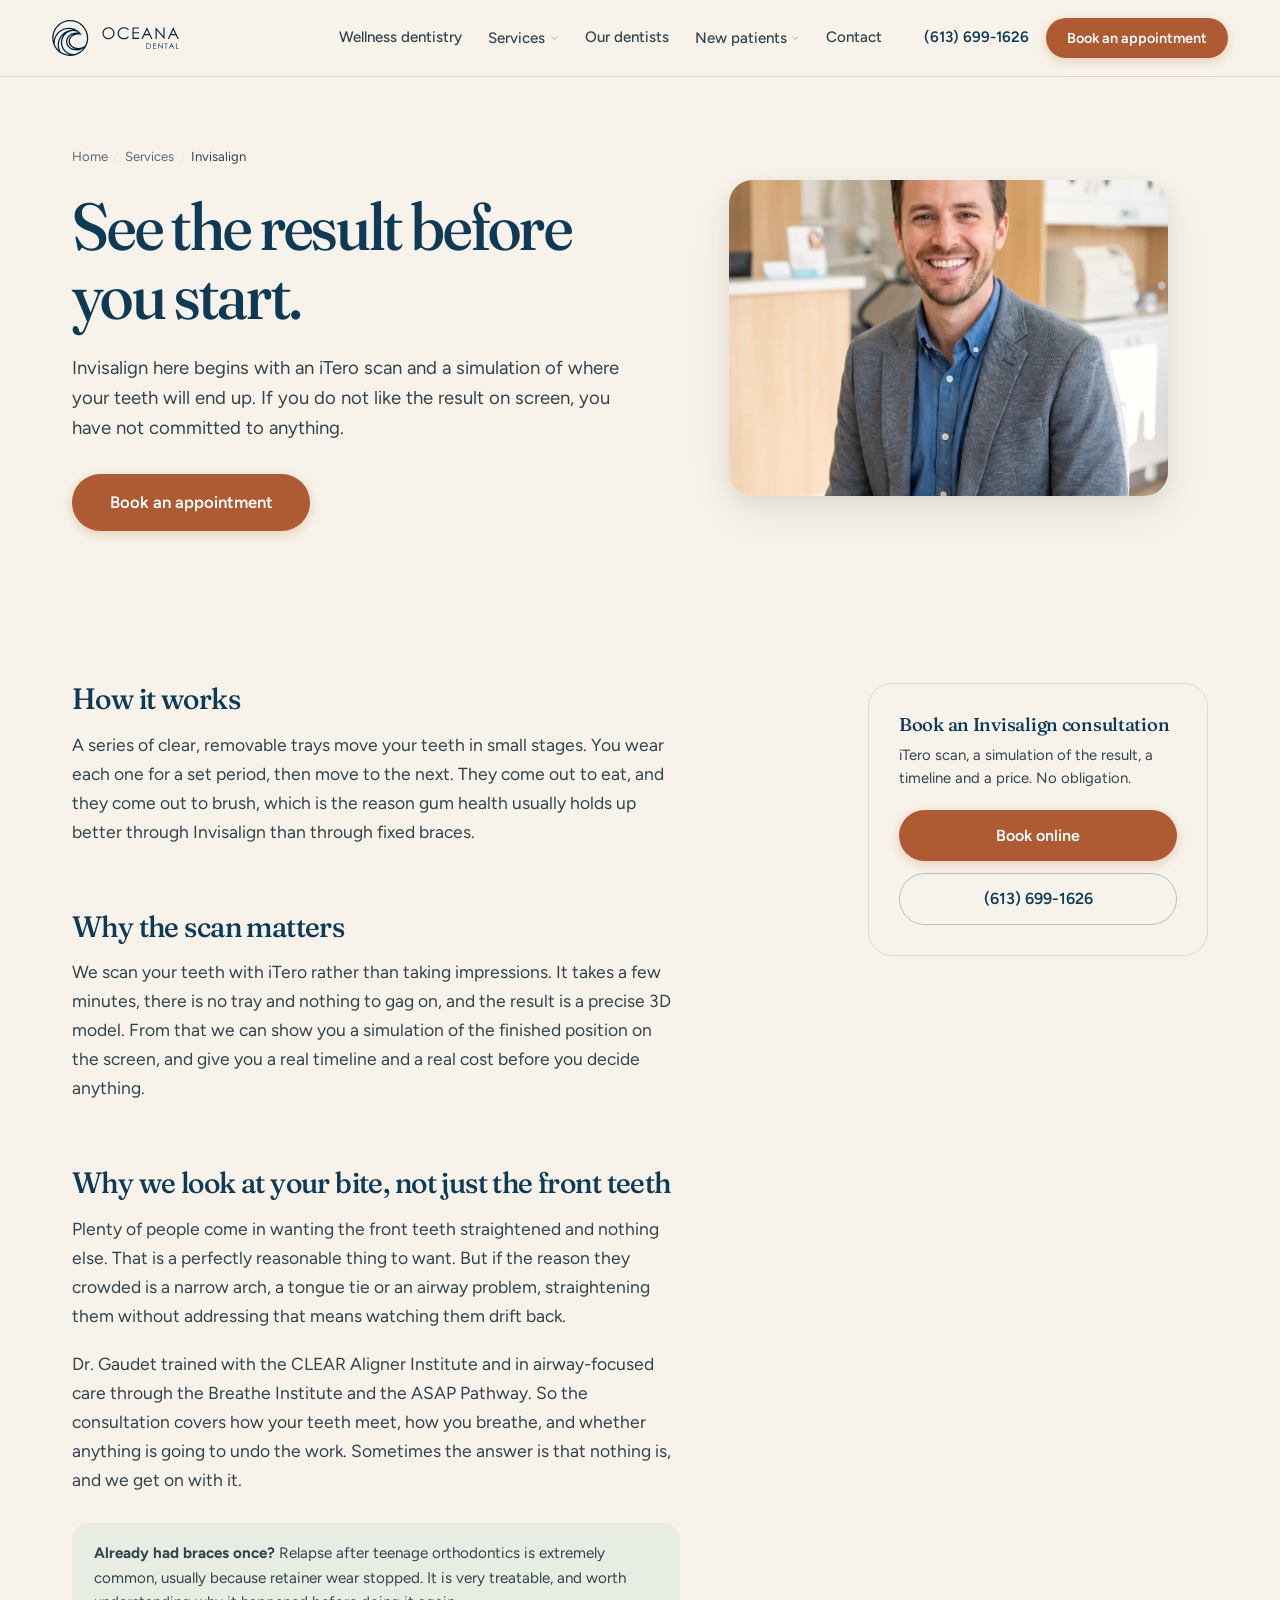
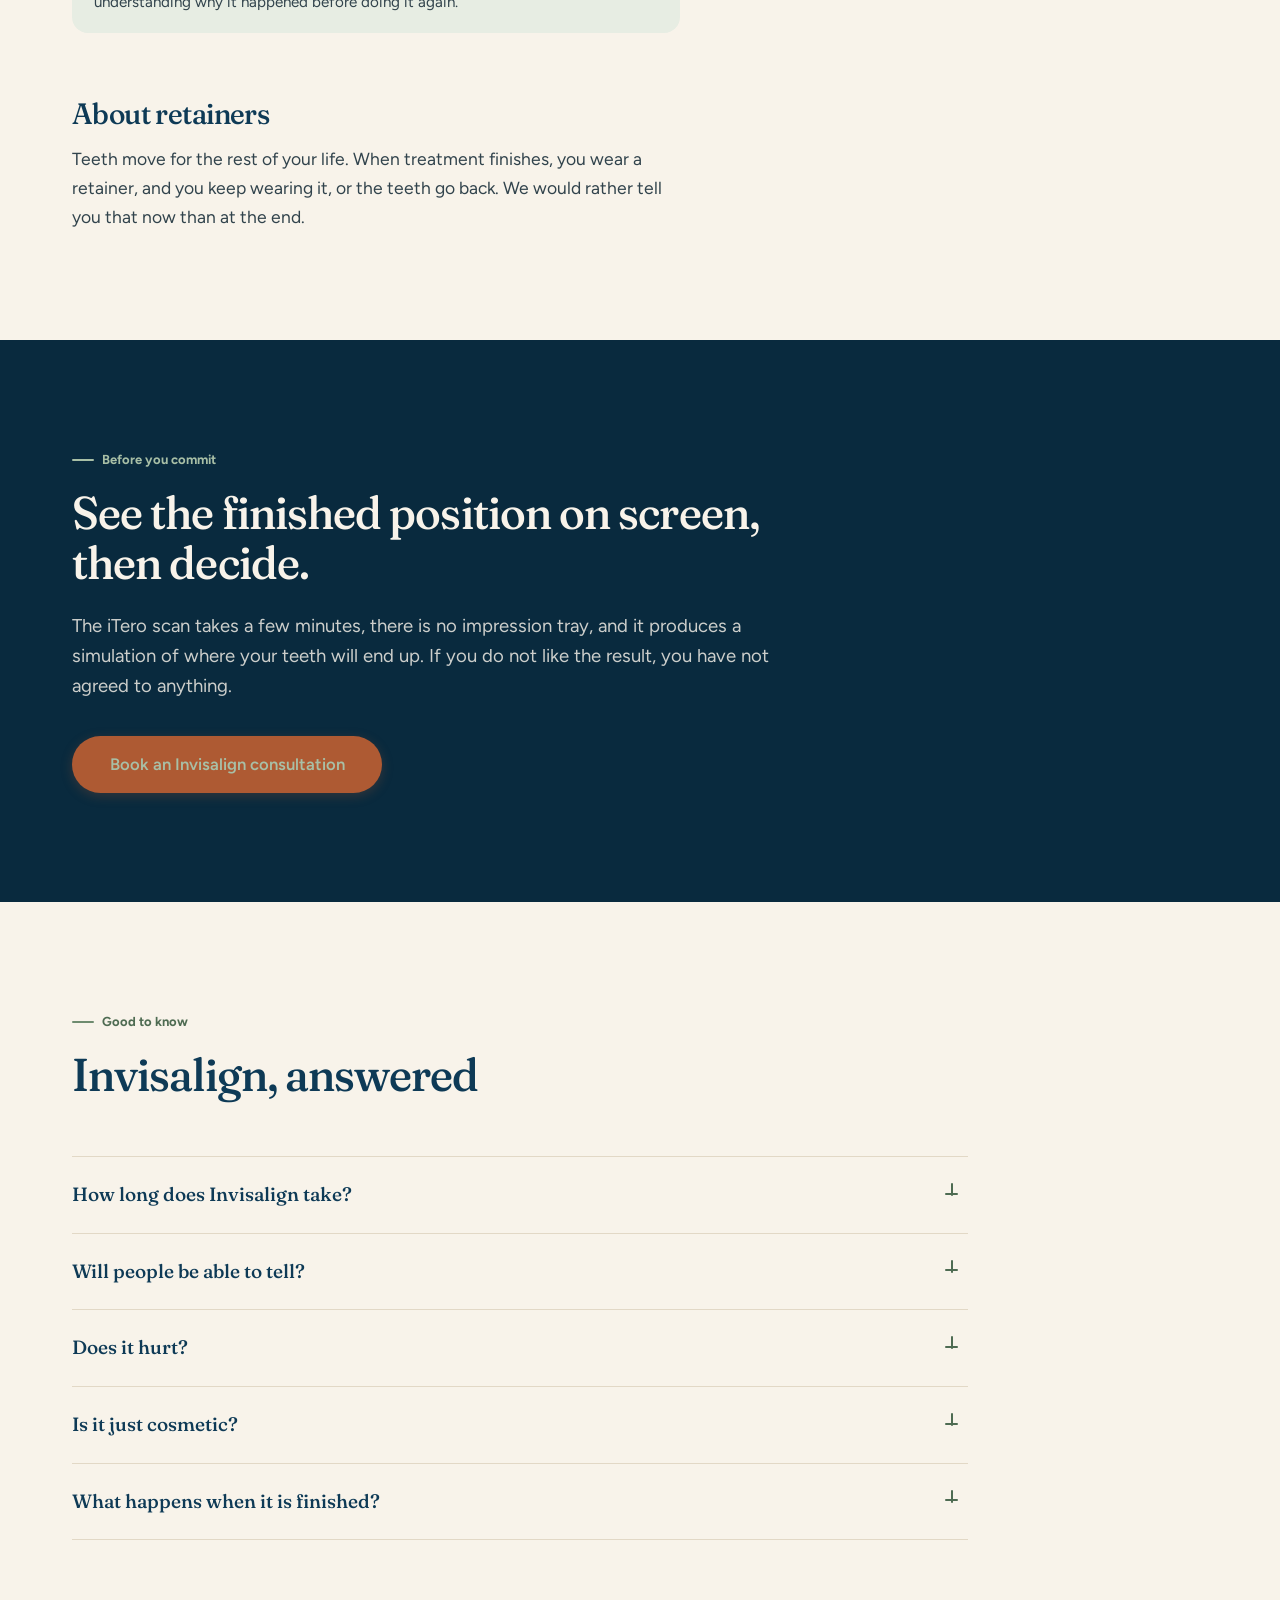
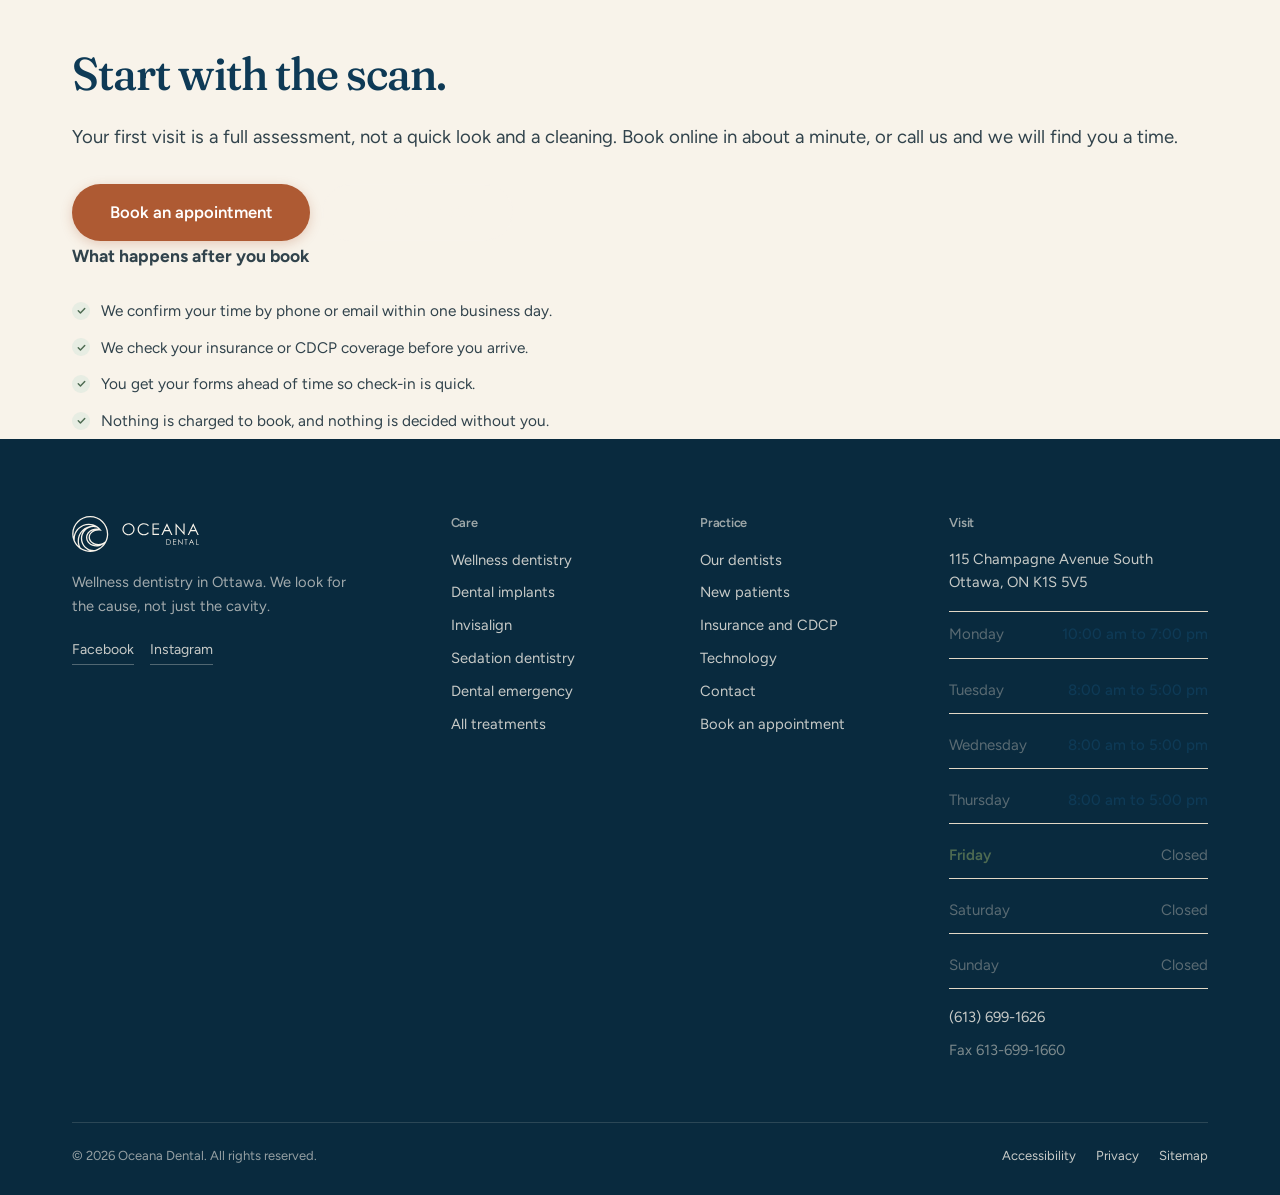
<file: invisalign.html>
<!doctype html>
<html lang="en-CA">
<head>
<meta charset="utf-8">
<meta name="viewport" content="width=device-width,initial-scale=1">
<title>Invisalign in Ottawa | Clear Aligners at Oceana Dental</title>
<meta name="description" content="Invisalign clear aligners at Oceana Dental in Ottawa. Planned on an iTero digital scan so you can see the finished result before you start. Book a consultation.">
<link rel="canonical" href="https://oceanadental.ca/invisalign.html">
<meta name="robots" content="noindex,nofollow">
<meta name="theme-color" content="#00243f">
<meta property="og:type" content="website">
<meta property="og:site_name" content="Oceana Dental">
<meta property="og:title" content="Invisalign in Ottawa | Clear Aligners at Oceana Dental">
<meta property="og:description" content="Invisalign clear aligners at Oceana Dental in Ottawa. Planned on an iTero digital scan so you can see the finished result before you start. Book a consultation.">
<meta property="og:url" content="https://oceanadental.ca/invisalign.html">
<meta property="og:locale" content="en_CA">
<meta name="twitter:card" content="summary_large_image">
<link rel="icon" href="assets/img/favicon.1d375e16.svg" type="image/svg+xml">
<link rel="apple-touch-icon" href="assets/img/favicon.1d375e16.svg">
<link rel="preconnect" href="https://fonts.googleapis.com"><link rel="preconnect" href="https://fonts.gstatic.com" crossorigin><link rel="stylesheet" href="https://fonts.googleapis.com/css2?family=Fraunces:ital,opsz,wght@0,9..144,300..700;1,9..144,300..700&family=Figtree:wght@400;500;600;700&display=swap">
<link rel="stylesheet" href="assets/css/site.9e668e91.css">

<script>document.documentElement.setAttribute("data-intro","");</script>
<script type="application/ld+json">{"@context":"https://schema.org","@type":"Dentist","@id":"https://oceanadental.ca/#practice","name":"Oceana Dental","url":"https://oceanadental.ca","telephone":"(613) 699-1626","faxNumber":"613-699-1660","image":"https://oceanadental.ca/assets/img/logo.46053a9a.svg","priceRange":"$$","address":{"@type":"PostalAddress","streetAddress":"115 Champagne Avenue South","addressLocality":"Ottawa","addressRegion":"ON","postalCode":"K1S 5V5","addressCountry":"CA"},"geo":{"@type":"GeoCoordinates","latitude":45.3982055,"longitude":-75.7109552},"hasMap":"https://maps.app.goo.gl/BRhoStTDBjFMYJ9u7","sameAs":["https://www.facebook.com/oceanadental.ca","https://www.instagram.com/oceanadental/"],"openingHoursSpecification":[{"@type":"OpeningHoursSpecification","dayOfWeek":"https://schema.org/Monday","opens":"10:00","closes":"19:00"},{"@type":"OpeningHoursSpecification","dayOfWeek":"https://schema.org/Tuesday","opens":"08:00","closes":"17:00"},{"@type":"OpeningHoursSpecification","dayOfWeek":"https://schema.org/Wednesday","opens":"08:00","closes":"17:00"},{"@type":"OpeningHoursSpecification","dayOfWeek":"https://schema.org/Thursday","opens":"08:00","closes":"17:00"}],"areaServed":[{"@type":"City","name":"Ottawa"},{"@type":"City","name":"Nepean"},{"@type":"City","name":"Gatineau"}],"aggregateRating":{"@type":"AggregateRating","ratingValue":"4.8","reviewCount":"39","bestRating":"5"},"medicalSpecialty":"Dentistry","availableService":[{"@type":"MedicalProcedure","name":"Preventive dentistry"},{"@type":"MedicalProcedure","name":"Teeth cleaning"},{"@type":"MedicalProcedure","name":"Family dentistry"},{"@type":"MedicalProcedure","name":"Children's dentistry"},{"@type":"MedicalProcedure","name":"Seniors dentistry"},{"@type":"MedicalProcedure","name":"Students dentistry"},{"@type":"MedicalProcedure","name":"Oral cancer screening"},{"@type":"MedicalProcedure","name":"Mouth guards"},{"@type":"MedicalProcedure","name":"Thumb sucking"},{"@type":"MedicalProcedure","name":"Wellness dentistry"},{"@type":"MedicalProcedure","name":"Oral bacteria and biocompatibility testing"},{"@type":"MedicalProcedure","name":"Safe mercury amalgam removal (SMART)"},{"@type":"MedicalProcedure","name":"Sleep apnea and airway"},{"@type":"MedicalProcedure","name":"Bruxism and clenching"}]}</script>
<script type="application/ld+json">{"@context":"https://schema.org","@type":"FAQPage","mainEntity":[{"@type":"Question","name":"How long does Invisalign take?","acceptedAnswer":{"@type":"Answer","text":"It depends entirely on how far the teeth have to move. Minor crowding can be months, a full correction can be well over a year. The scan and the treatment plan give you a real number for your case before you commit to anything."}},{"@type":"Question","name":"Will people be able to tell?","acceptedAnswer":{"@type":"Answer","text":"The aligners are clear and thin. Most people notice them only if they are looking. You take them out to eat and to clean your teeth, which is the part patients coming from fixed braces appreciate most."}},{"@type":"Question","name":"Does it hurt?","acceptedAnswer":{"@type":"Answer","text":"There is pressure and tenderness for a day or two after each new aligner, which is the teeth moving. It settles quickly. It is generally described as far more comfortable than a wire tightening."}},{"@type":"Question","name":"Is it just cosmetic?","acceptedAnswer":{"@type":"Answer","text":"Not always. Crowded teeth are harder to clean and hold plaque, crossbites and deep bites overload individual teeth, and how the teeth meet affects wear and jaw comfort. Straightening is often the sensible fix for a functional problem, not just the look of it."}},{"@type":"Question","name":"What happens when it is finished?","acceptedAnswer":{"@type":"Answer","text":"You wear a retainer, and you keep wearing it. Teeth move back if nothing holds them. Anyone who tells you otherwise is selling you a second course of treatment in five years."}}]}</script>
<script type="application/ld+json">{"@context":"https://schema.org","@type":"BreadcrumbList","itemListElement":[{"@type":"ListItem","position":1,"name":"Home","item":"https://oceanadental.ca"},{"@type":"ListItem","position":2,"name":"Services","item":"https://oceanadental.ca/services.html"},{"@type":"ListItem","position":3,"name":"Invisalign","item":"https://oceanadental.ca/invisalign.html"}]}</script>
</head>
<body>
<div class="guides" id="guides" aria-hidden="true"></div>
<a class="skip" href="#main">Skip to content</a>
<header class="hdr" id="hdr"><div class="hdr-in">
<a class="brand" href="index.html" aria-label="Oceana Dental, home"><svg class="lg" viewBox="0 0 211 60" width="134" height="38" role="img" aria-label="Oceana Dental"><title>Oceana Dental</title><path d="M93.7401 11.9757C96.6461 11.9757 99.0785 12.9438 101.037 14.8802C102.995 16.8165 103.974 19.2003 103.974 22.0316C103.974 24.8365 102.997 27.2161 101.043 29.1698C99.0895 31.1234 96.7078 32.1006 93.8966 32.1006C91.0509 32.1006 88.649 31.1283 86.6911 29.1829C84.7332 27.2376 83.7539 24.8842 83.7539 22.1228C83.7539 20.2819 84.1999 18.5759 85.092 17.004C85.984 15.4321 87.2001 14.2011 88.7404 13.3111C90.2807 12.4203 91.947 11.9757 93.7401 11.9757ZM93.8246 13.838C92.4048 13.838 91.0592 14.2073 89.7869 14.9459C88.5153 15.6845 87.5222 16.6796 86.8075 17.9313C86.0934 19.183 85.7361 20.5779 85.7361 22.1159C85.7361 24.3932 86.5263 26.3157 88.1074 27.8849C89.6886 29.4533 91.5938 30.2376 93.8239 30.2376C95.3136 30.2376 96.6919 29.8773 97.9593 29.1553C99.2267 28.434 100.215 27.4478 100.925 26.1961C101.635 24.9444 101.99 23.5544 101.99 22.0246C101.99 20.5039 101.635 19.1284 100.925 17.8988C100.215 16.6692 99.2156 15.6852 97.9267 14.9459C96.6378 14.208 95.2707 13.838 93.8246 13.838Z" fill="#00243f"></path><path d="M127.86 16.0136L126.347 17.1727C125.512 16.087 124.509 15.2647 123.339 14.7045C122.17 14.1444 120.885 13.8643 119.485 13.8643C117.954 13.8643 116.536 14.2315 115.232 14.9652C113.928 15.699 112.917 16.6845 112.199 17.9223C111.482 19.1595 111.123 20.5516 111.123 22.0973C111.123 24.4333 111.925 26.3828 113.53 27.9457C115.135 29.5087 117.158 30.2901 119.602 30.2901C122.29 30.2901 124.538 29.2396 126.347 27.138L127.86 28.2846C126.903 29.5004 125.709 30.4402 124.279 31.1048C122.848 31.7693 121.251 32.1013 119.485 32.1013C116.128 32.1013 113.48 30.9858 111.541 28.7535C109.915 26.869 109.102 24.5938 109.102 21.9278C109.102 19.1229 110.086 16.7633 112.056 14.8484C114.026 12.9335 116.493 11.9763 119.459 11.9763C121.251 11.9763 122.868 12.3304 124.312 13.0379C125.755 13.7453 126.938 14.737 127.86 16.0136Z" fill="#00243f"></path><path d="M133.883 12.4577H144.879V14.3332H135.801V20.3379H144.801V22.2134H135.801V29.7424H144.801V31.6179H133.883V12.4577Z" fill="#00243f"></path><path d="M158.2 12.4577L167.149 31.6186H165.077L162.059 25.3144H153.793L150.803 31.6186H148.664L157.731 12.4577H158.2ZM157.958 16.5282L154.67 23.4638H161.231L157.958 16.5282Z" fill="#00243f"></path><path d="M172.297 31.6186V12.4577H172.714L185.486 27.1456V12.4577H187.377V31.6186H186.946L174.28 17.1098V31.6186H172.297Z" fill="#00243f"></path><path d="M202.052 12.4577L211 31.6186H208.929L205.911 25.3144H197.644L194.655 31.6186H192.516L201.582 12.4577H202.052ZM201.81 16.5282L198.522 23.4638H205.082L201.81 16.5282Z" fill="#00243f"></path><path d="M156.836 47.9939V38.8619H158.732C160.1 38.8619 161.092 38.9719 161.71 39.1911C162.597 39.5016 163.291 40.0396 163.79 40.8052C164.289 41.5707 164.539 42.4836 164.539 43.5431C164.539 44.458 164.341 45.263 163.946 45.958C163.55 46.653 163.036 47.1668 162.404 47.4974C161.772 47.8286 160.886 47.9939 159.746 47.9939H156.836ZM157.712 47.1309H158.769C160.033 47.1309 160.91 47.052 161.399 46.895C162.086 46.6717 162.627 46.2699 163.021 45.689C163.415 45.1081 163.612 44.3978 163.612 43.5583C163.612 42.6772 163.399 41.9248 162.971 41.3004C162.544 40.6759 161.95 40.2478 161.187 40.0161C160.615 39.8426 159.672 39.7554 158.358 39.7554H157.711V47.1309H157.712Z" fill="#00243f"></path><path d="M168.152 38.8619H173.394V39.7561H169.067V42.6178H173.356V43.5119H169.067V47.1004H173.356V47.9939H168.152V38.8619Z" fill="#00243f"></path><path d="M176.809 47.9939V38.8619H177.007L183.094 45.8618V38.8619H183.995V47.9939H183.79L177.754 41.0784V47.9939H176.809Z" fill="#00243f"></path><path d="M187.148 39.7554V38.8612H192.159V39.7554H190.12V47.9939H189.187V39.7554H187.148Z" fill="#00243f"></path><path d="M199.049 38.8619L203.314 47.9939H202.327L200.889 44.9891H196.949L195.523 47.9939H194.504L198.825 38.8619H199.049ZM198.934 40.8017L197.366 44.1074H200.493L198.934 40.8017Z" fill="#00243f"></path><path d="M206.562 38.8619H207.477V47.1122H210.996V47.9939H206.562V38.8619Z" fill="#00243f"></path><path d="M30.0474 0C13.4776 0 8.54913e-05 13.457 8.54913e-05 29.9969C-0.00961053 34.0335 0.805548 38.0293 2.39639 41.7395C4.60016 46.8833 8.19322 51.3134 12.7732 54.536C13.4589 55.0243 14.2158 55.5001 15.0081 55.9648C22.152 60.0975 30.6866 61.1072 38.6 58.7566C40.2594 58.269 41.871 57.6335 43.4161 56.8576C44.6842 56.231 45.9031 55.5111 47.0639 54.7034C50.72 52.1882 53.7763 48.9005 56.0168 45.0735C56.4102 44.3888 56.7793 43.7042 57.1069 43.0258C57.7821 41.6226 58.3501 40.1704 58.8058 38.6814C59.0627 37.8481 59.283 36.9788 59.4616 36.1102C59.6403 35.2409 59.7899 34.3371 59.891 33.4201C60.0233 32.2839 60.0884 31.1414 60.0877 29.9976C60.0884 13.457 46.6116 0 30.0474 0ZM4.47064 41.1033C4.35637 40.1731 4.30096 39.2368 4.30373 38.2997C4.30373 25.4561 14.7706 15.0109 27.6337 15.0109C29.9954 15.0047 32.3432 15.3615 34.5962 16.0697C20.5473 16.0697 9.12058 27.4852 9.12058 41.5134C9.11227 44.3584 9.59015 47.1848 10.5327 49.8694C7.96675 47.3632 5.90912 44.3868 4.47064 41.1033ZM14.2879 52.9648C8.83108 43.3066 10.9504 31.1463 19.354 23.8967C16.1917 27.7237 14.4693 32.5349 14.4846 37.4961C14.4846 46.8349 20.564 54.9648 29.1588 57.8334C23.8364 57.6729 18.6725 55.9828 14.2879 52.9648ZM48.6201 50.7505C47.7101 51.5658 46.7467 52.3196 45.7355 53.0063L45.6877 53.0423C43.3669 54.6252 40.8155 55.8417 38.1241 56.6487C37.4025 56.7331 36.676 56.7753 35.9488 56.7739C25.3032 56.7739 16.6426 48.1267 16.6426 37.4961C16.6426 27.194 25.029 18.5517 35.3109 18.2301C37.149 18.2861 38.9732 18.56 40.7469 19.0454C41.6791 19.681 42.5635 20.3829 43.3939 21.1464C42.3495 20.9742 41.2934 20.8884 40.2351 20.8898C30.7697 20.8898 23.0683 27.6152 23.0683 35.8882C23.0683 44.1613 30.7697 50.8929 40.2351 50.8929C43.6384 50.8929 46.9288 50.0236 49.7421 48.375C50.3058 48.0548 50.8474 47.6972 51.3634 47.3037C51.4818 47.2256 51.5954 47.1398 51.7034 47.0472C51.9064 46.958 52.1031 46.8625 52.2997 46.7616C51.2055 48.209 49.9734 49.5444 48.6201 50.7505ZM35.8532 23.5986C30.7503 25.8897 27.3588 30.324 27.3588 35.3537C27.3588 42.2284 33.7132 47.9116 41.8668 48.6675C41.3301 48.7152 40.7878 48.7394 40.2337 48.7394C31.9603 48.7394 25.2243 42.9781 25.2243 35.8896C25.225 30.1096 29.7073 25.2113 35.8532 23.5986ZM57.9248 30.6573V30.6746C57.9013 31.6089 57.8299 32.5439 57.7164 33.4484L57.7046 33.5556V33.5612C57.609 34.3454 57.474 35.1241 57.2987 35.8945C57.0432 37.1033 56.7031 38.2928 56.28 39.4539L56.2024 39.5369V39.6621C55.9406 40.382 55.6359 41.0963 55.2785 41.846C55.0991 42.0548 54.8969 42.263 54.6704 42.4829C54.4758 42.6759 54.2708 42.8591 54.0561 43.0306C53.2202 43.7409 52.3018 44.3487 51.3204 44.8397C51.1002 44.9469 50.8862 45.0534 50.6473 45.1551C50.4623 45.2443 50.2657 45.3211 50.0572 45.411C48.039 46.2028 45.8893 46.6046 43.7208 46.5949C35.9072 46.5949 29.5529 41.5542 29.5529 35.3523C29.5529 29.1567 35.9072 24.1152 43.7208 24.1152C44.6468 24.1138 45.5721 24.1851 46.487 24.3296C46.6719 24.3593 46.8506 24.3891 47.0286 24.4243C47.3506 24.4838 47.6664 24.5557 47.9767 24.6332L49.3715 24.9783L48.5612 23.7999C48.2627 23.3711 47.9414 22.9368 47.5896 22.5018C47.5591 22.4555 47.5251 22.4119 47.4877 22.3711C46.595 21.2563 45.606 20.2225 44.5311 19.2819C44.3587 19.1215 44.1793 18.9666 44.0006 18.8179C43.2651 18.1997 42.4957 17.6236 41.6951 17.0925C41.5046 16.9673 41.3134 16.8421 41.1285 16.7294C37.086 14.1942 32.4077 12.8512 27.6337 12.856C15.0691 12.856 4.45333 22.1643 2.48088 34.2347C2.26549 32.8323 2.15814 31.416 2.15884 29.9969C2.15884 14.6471 14.6702 2.15419 30.0481 2.15419C45.4204 2.15419 57.9317 14.6471 57.9317 29.9969C57.9304 30.223 57.9304 30.4367 57.9248 30.6573Z" fill="#00243f"></path></svg></a>
<nav class="nav" aria-label="Main">
<a href="wellness-dentistry.html">Wellness dentistry</a>
<div class="dd"><button type="button" aria-expanded="false" aria-controls="dd-svc">Services <svg class="car" viewBox="0 0 20 20" width="12" height="12" aria-hidden="true" focusable="false"><path d="M4 7l6 6 6-6" stroke="currentColor" stroke-width="1.9" fill="none" stroke-linecap="round" stroke-linejoin="round"/></svg></button>
<div class="dd-p wide" id="dd-svc"><a href="wellness-dentistry.html">Wellness dentistry<span>Root-cause care for your whole body</span></a><a href="dental-implants.html">Dental implants<span>Replace a missing tooth for good</span></a><a href="invisalign.html">Invisalign<span>Straighten teeth without brackets</span></a><a href="emergency-dentist.html">Emergency dentistry<span>In pain today? Start here</span></a><a href="sedation-dentistry.html">Sedation dentistry<span>IV sedation with Dr. Silver</span></a><a href="services.html#family-dentist">Family dentistry<span>Care for every age, under one roof</span></a><div class="dd-all"><a href="services.html"><strong>All 38 services</strong><span>The full list, grouped by what you need</span></a></div></div></div>
<a href="dentists.html">Our dentists</a>
<div class="dd"><button type="button" aria-expanded="false" aria-controls="dd-np">New patients <svg class="car" viewBox="0 0 20 20" width="12" height="12" aria-hidden="true" focusable="false"><path d="M4 7l6 6 6-6" stroke="currentColor" stroke-width="1.9" fill="none" stroke-linecap="round" stroke-linejoin="round"/></svg></button>
<div class="dd-p" id="dd-np"><a href="new-patients.html#first-visit">Your first visit<span>What the comprehensive exam covers</span></a><a href="new-patients.html#insurance">Insurance and CDCP<span>Insurance, CDCP and paying yourself</span></a><a href="new-patients.html#technology">Our technology<span>iTero, AIRFLOW, lasers, digital X-ray</span></a><a href="new-patients.html#comfort">Comfort and anxiety<span>How we handle dental anxiety</span></a><div class="dd-all"><a href="new-patients.html"><strong>New patient guide</strong><span>Everything before your first visit</span></a></div></div></div>
<a href="contact.html">Contact</a>
</nav>
<div class="hdr-cta">
<a class="hdr-tel" href="tel:+16136991626">(613) 699-1626</a>
<a class="btn btn-a btn-sm" href="book.html">Book an appointment</a>
</div>
<button class="burger" id="burger" aria-expanded="false" aria-controls="drawer" aria-label="Menu">
<i></i><i></i><i></i></button>
</div></header>
<div class="drawer" id="drawer" hidden>
<a href="index.html">Home</a>
<a href="wellness-dentistry.html">Wellness dentistry</a>
<details><summary>Services</summary><div class="sub"><a href="wellness-dentistry.html">Wellness dentistry</a><a href="dental-implants.html">Dental implants</a><a href="invisalign.html">Invisalign</a><a href="emergency-dentist.html">Emergency dentistry</a><a href="sedation-dentistry.html">Sedation dentistry</a><a href="services.html#family-dentist">Family dentistry</a><a href="services.html">All 38 services</a></div></details>
<a href="dentists.html">Our dentists</a>
<details><summary>New patients</summary><div class="sub"><a href="new-patients.html#first-visit">Your first visit</a><a href="new-patients.html#insurance">Insurance and CDCP</a><a href="new-patients.html#technology">Our technology</a><a href="new-patients.html#comfort">Comfort and anxiety</a><a href="new-patients.html">New patient guide</a></div></details>
<a href="emergency-dentist.html">Dental emergency</a>
<a href="contact.html">Contact</a>
<div class="btns">
<a class="btn btn-a btn-lg" href="book.html"><svg viewBox="0 0 20 20" width="20" height="20" aria-hidden="true" focusable="false"><rect x="2.5" y="4" width="15" height="14" rx="2.4" stroke="currentColor" stroke-width="1.5" fill="none"/><path d="M2.5 8h15M6.5 2v3.4M13.5 2v3.4" stroke="currentColor" stroke-width="1.5" stroke-linecap="round"/><circle cx="7" cy="12" r="1.1" fill="currentColor"/><circle cx="10" cy="12" r="1.1" fill="currentColor"/><circle cx="13" cy="12" r="1.1" fill="currentColor"/></svg> Book an appointment</a>
<a class="btn btn-b btn-lg" href="tel:+16136991626"><svg viewBox="0 0 20 20" width="20" height="20" aria-hidden="true" focusable="false"><path d="M2.5 4.6c0-1.2 1-2.1 2.1-2.1h1.9c.9 0 1.7.6 1.9 1.5l.6 2.3c.2.7-.1 1.5-.7 1.9l-1.1.8a11.7 11.7 0 0 0 5.3 5.3l.8-1.1c.4-.6 1.2-.9 1.9-.7l2.3.6c.9.2 1.5 1 1.5 1.9v1.9c0 1.2-1 2.1-2.1 2.1h-.9C8.2 19 1 11.8 1 5.5v-.9Z" fill="currentColor"/></svg> (613) 699-1626</a>
</div></div>
<main id="main">

<section class="opener"><div class="wrap"><div class="opener-g"><div><div class="crumb"><a href="index.html">Home</a><span>/</span><a href="services.html">Services</a><span>/</span><span>Invisalign</span></div>
<h1>See the result before you start.</h1><p class="lede">Invisalign here begins with an iTero scan and a simulation of where your teeth will end up. If you do not like the result on screen, you have not committed to anything.</p><div class="btns"><a class="btn btn-a btn-lg" href="book.html">Book an appointment</a>
<a class="btn btn-c btn-lg" href="tel:+16136991626">(613) 699-1626</a></div></div><figure class="rnd"><img src="assets/img/ph/adult.ba3508d5.webp" width="1500" height="1006" fetchpriority="high" alt="A patient laughing after treatment"></figure></div></div></section>
<section class="sec"><div class="wrap"><div class="rail">
<div class="prose">
<h2>How it works</h2>
<p>A series of clear, removable trays move your teeth in small stages. You wear each one for a set
period, then move to the next. They come out to eat, and they come out to brush, which is the reason
gum health usually holds up better through Invisalign than through fixed braces.</p>

<h2>Why the scan matters</h2>
<p>We scan your teeth with iTero rather than taking impressions. It takes a few minutes, there is no
tray and nothing to gag on, and the result is a precise 3D model. From that we can show you a
simulation of the finished position on the screen, and give you a real timeline and a real cost
before you decide anything.</p>

<h2>Why we look at your bite, not just the front teeth</h2>
<p>Plenty of people come in wanting the front teeth straightened and nothing else. That is a
perfectly reasonable thing to want. But if the reason they crowded is a narrow arch, a tongue tie or
an airway problem, straightening them without addressing that means watching them drift back.</p>
<p>Dr. Gaudet trained with the CLEAR Aligner Institute and in airway-focused care through the Breathe
Institute and the ASAP Pathway. So the consultation covers how your teeth meet, how you breathe, and
whether anything is going to undo the work. Sometimes the answer is that nothing is, and we get on
with it.</p>

<div class="note"><b>Already had braces once?</b> Relapse after teenage
orthodontics is extremely common, usually because retainer wear stopped. It is very treatable, and
worth understanding why it happened before doing it again.</div>

<h2>About retainers</h2>
<p>Teeth move for the rest of your life. When treatment finishes, you wear a retainer, and you keep
wearing it, or the teeth go back. We would rather tell you that now than at the end.</p>
</div>
<aside class="rail-s"><div class="card" style="background:var(--cream)">
<h3>Book an Invisalign consultation</h3>
<p class="small">iTero scan, a simulation of the result, a timeline and a price. No obligation.</p>
<div class="btns" style="margin-top:1.2rem;flex-direction:column;align-items:stretch">
<a class="btn btn-a btn-block" href="book.html">Book online</a>
<a class="btn btn-b btn-block" href="tel:+16136991626">(613) 699-1626</a></div>
</div></aside>
</div></div></section>
<section class="sec chapter"><div class="wrap">
<div style="max-width:44rem"><p class="lab"><b>Before you commit</b></p><h2>See the finished position on screen, then decide.</h2>
<p class="lede" style="margin-bottom:2.2rem">The iTero scan takes a few minutes, there is no impression tray, and it produces a simulation of where your teeth will end up. If you do not like the result, you have not agreed to anything.</p>
<div class="btns"><a class="btn btn-a btn-lg" href="book.html">Book an Invisalign consultation</a></div></div>
</div></section>
<section class="sec"><div class="wrap">
<div class="split"><div><p class="lab"><b>Good to know</b></p><h2>Invisalign, answered</h2></div><div></div></div>
<div class="faq"><details><summary>How long does Invisalign take?</summary><div class="ans">It depends entirely on how far the teeth have to move. Minor crowding can be months, a full correction can be well over a year. The scan and the treatment plan give you a real number for your case before you commit to anything.</div></details><details><summary>Will people be able to tell?</summary><div class="ans">The aligners are clear and thin. Most people notice them only if they are looking. You take them out to eat and to clean your teeth, which is the part patients coming from fixed braces appreciate most.</div></details><details><summary>Does it hurt?</summary><div class="ans">There is pressure and tenderness for a day or two after each new aligner, which is the teeth moving. It settles quickly. It is generally described as far more comfortable than a wire tightening.</div></details><details><summary>Is it just cosmetic?</summary><div class="ans">Not always. Crowded teeth are harder to clean and hold plaque, crossbites and deep bites overload individual teeth, and how the teeth meet affects wear and jaw comfort. Straightening is often the sensible fix for a functional problem, not just the look of it.</div></details><details><summary>What happens when it is finished?</summary><div class="ans">You wear a retainer, and you keep wearing it. Teeth move back if nothing holds them. Anyone who tells you otherwise is selling you a second course of treatment in five years.</div></details></div></div></section>
<section class="cta"><div class="wrap"><div class="cta-g">
<div><h2>Start with the scan.</h2><p class="lede" style="margin-bottom:2rem">Your first visit is a full assessment, not a quick look and a cleaning. Book online in about a minute, or call us and we will find you a time.</p>
<div class="btns"><a class="btn btn-a btn-lg" href="book.html">Book an appointment</a>
<a class="btn btn-c btn-lg" href="tel:+16136991626">(613) 699-1626</a></div></div>
<div class="cta-box"><b>What happens after you book</b>
<ul class="flist">
<li><span>We confirm your time by phone or email within one business day.</span></li>
<li><span>We check your insurance or CDCP coverage before you arrive.</span></li>
<li><span>You get your forms ahead of time so check-in is quick.</span></li>
<li><span>Nothing is charged to book, and nothing is decided without you.</span></li>
</ul></div></div></div></section>

</main>
<footer class="ftr"><div class="wrap">
<div class="ftr-g">
<div class="ftr-brand"><a class="brand" href="index.html" aria-label="Oceana Dental, home"><svg class="lg" viewBox="0 0 211 60" width="134" height="38" role="img" aria-label="Oceana Dental"><title>Oceana Dental</title><path d="M93.7401 11.9757C96.6461 11.9757 99.0785 12.9438 101.037 14.8802C102.995 16.8165 103.974 19.2003 103.974 22.0316C103.974 24.8365 102.997 27.2161 101.043 29.1698C99.0895 31.1234 96.7078 32.1006 93.8966 32.1006C91.0509 32.1006 88.649 31.1283 86.6911 29.1829C84.7332 27.2376 83.7539 24.8842 83.7539 22.1228C83.7539 20.2819 84.1999 18.5759 85.092 17.004C85.984 15.4321 87.2001 14.2011 88.7404 13.3111C90.2807 12.4203 91.947 11.9757 93.7401 11.9757ZM93.8246 13.838C92.4048 13.838 91.0592 14.2073 89.7869 14.9459C88.5153 15.6845 87.5222 16.6796 86.8075 17.9313C86.0934 19.183 85.7361 20.5779 85.7361 22.1159C85.7361 24.3932 86.5263 26.3157 88.1074 27.8849C89.6886 29.4533 91.5938 30.2376 93.8239 30.2376C95.3136 30.2376 96.6919 29.8773 97.9593 29.1553C99.2267 28.434 100.215 27.4478 100.925 26.1961C101.635 24.9444 101.99 23.5544 101.99 22.0246C101.99 20.5039 101.635 19.1284 100.925 17.8988C100.215 16.6692 99.2156 15.6852 97.9267 14.9459C96.6378 14.208 95.2707 13.838 93.8246 13.838Z" fill="#ffffff"></path><path d="M127.86 16.0136L126.347 17.1727C125.512 16.087 124.509 15.2647 123.339 14.7045C122.17 14.1444 120.885 13.8643 119.485 13.8643C117.954 13.8643 116.536 14.2315 115.232 14.9652C113.928 15.699 112.917 16.6845 112.199 17.9223C111.482 19.1595 111.123 20.5516 111.123 22.0973C111.123 24.4333 111.925 26.3828 113.53 27.9457C115.135 29.5087 117.158 30.2901 119.602 30.2901C122.29 30.2901 124.538 29.2396 126.347 27.138L127.86 28.2846C126.903 29.5004 125.709 30.4402 124.279 31.1048C122.848 31.7693 121.251 32.1013 119.485 32.1013C116.128 32.1013 113.48 30.9858 111.541 28.7535C109.915 26.869 109.102 24.5938 109.102 21.9278C109.102 19.1229 110.086 16.7633 112.056 14.8484C114.026 12.9335 116.493 11.9763 119.459 11.9763C121.251 11.9763 122.868 12.3304 124.312 13.0379C125.755 13.7453 126.938 14.737 127.86 16.0136Z" fill="#ffffff"></path><path d="M133.883 12.4577H144.879V14.3332H135.801V20.3379H144.801V22.2134H135.801V29.7424H144.801V31.6179H133.883V12.4577Z" fill="#ffffff"></path><path d="M158.2 12.4577L167.149 31.6186H165.077L162.059 25.3144H153.793L150.803 31.6186H148.664L157.731 12.4577H158.2ZM157.958 16.5282L154.67 23.4638H161.231L157.958 16.5282Z" fill="#ffffff"></path><path d="M172.297 31.6186V12.4577H172.714L185.486 27.1456V12.4577H187.377V31.6186H186.946L174.28 17.1098V31.6186H172.297Z" fill="#ffffff"></path><path d="M202.052 12.4577L211 31.6186H208.929L205.911 25.3144H197.644L194.655 31.6186H192.516L201.582 12.4577H202.052ZM201.81 16.5282L198.522 23.4638H205.082L201.81 16.5282Z" fill="#ffffff"></path><path d="M156.836 47.9939V38.8619H158.732C160.1 38.8619 161.092 38.9719 161.71 39.1911C162.597 39.5016 163.291 40.0396 163.79 40.8052C164.289 41.5707 164.539 42.4836 164.539 43.5431C164.539 44.458 164.341 45.263 163.946 45.958C163.55 46.653 163.036 47.1668 162.404 47.4974C161.772 47.8286 160.886 47.9939 159.746 47.9939H156.836ZM157.712 47.1309H158.769C160.033 47.1309 160.91 47.052 161.399 46.895C162.086 46.6717 162.627 46.2699 163.021 45.689C163.415 45.1081 163.612 44.3978 163.612 43.5583C163.612 42.6772 163.399 41.9248 162.971 41.3004C162.544 40.6759 161.95 40.2478 161.187 40.0161C160.615 39.8426 159.672 39.7554 158.358 39.7554H157.711V47.1309H157.712Z" fill="#ffffff"></path><path d="M168.152 38.8619H173.394V39.7561H169.067V42.6178H173.356V43.5119H169.067V47.1004H173.356V47.9939H168.152V38.8619Z" fill="#ffffff"></path><path d="M176.809 47.9939V38.8619H177.007L183.094 45.8618V38.8619H183.995V47.9939H183.79L177.754 41.0784V47.9939H176.809Z" fill="#ffffff"></path><path d="M187.148 39.7554V38.8612H192.159V39.7554H190.12V47.9939H189.187V39.7554H187.148Z" fill="#ffffff"></path><path d="M199.049 38.8619L203.314 47.9939H202.327L200.889 44.9891H196.949L195.523 47.9939H194.504L198.825 38.8619H199.049ZM198.934 40.8017L197.366 44.1074H200.493L198.934 40.8017Z" fill="#ffffff"></path><path d="M206.562 38.8619H207.477V47.1122H210.996V47.9939H206.562V38.8619Z" fill="#ffffff"></path><path d="M30.0474 0C13.4776 0 8.54913e-05 13.457 8.54913e-05 29.9969C-0.00961053 34.0335 0.805548 38.0293 2.39639 41.7395C4.60016 46.8833 8.19322 51.3134 12.7732 54.536C13.4589 55.0243 14.2158 55.5001 15.0081 55.9648C22.152 60.0975 30.6866 61.1072 38.6 58.7566C40.2594 58.269 41.871 57.6335 43.4161 56.8576C44.6842 56.231 45.9031 55.5111 47.0639 54.7034C50.72 52.1882 53.7763 48.9005 56.0168 45.0735C56.4102 44.3888 56.7793 43.7042 57.1069 43.0258C57.7821 41.6226 58.3501 40.1704 58.8058 38.6814C59.0627 37.8481 59.283 36.9788 59.4616 36.1102C59.6403 35.2409 59.7899 34.3371 59.891 33.4201C60.0233 32.2839 60.0884 31.1414 60.0877 29.9976C60.0884 13.457 46.6116 0 30.0474 0ZM4.47064 41.1033C4.35637 40.1731 4.30096 39.2368 4.30373 38.2997C4.30373 25.4561 14.7706 15.0109 27.6337 15.0109C29.9954 15.0047 32.3432 15.3615 34.5962 16.0697C20.5473 16.0697 9.12058 27.4852 9.12058 41.5134C9.11227 44.3584 9.59015 47.1848 10.5327 49.8694C7.96675 47.3632 5.90912 44.3868 4.47064 41.1033ZM14.2879 52.9648C8.83108 43.3066 10.9504 31.1463 19.354 23.8967C16.1917 27.7237 14.4693 32.5349 14.4846 37.4961C14.4846 46.8349 20.564 54.9648 29.1588 57.8334C23.8364 57.6729 18.6725 55.9828 14.2879 52.9648ZM48.6201 50.7505C47.7101 51.5658 46.7467 52.3196 45.7355 53.0063L45.6877 53.0423C43.3669 54.6252 40.8155 55.8417 38.1241 56.6487C37.4025 56.7331 36.676 56.7753 35.9488 56.7739C25.3032 56.7739 16.6426 48.1267 16.6426 37.4961C16.6426 27.194 25.029 18.5517 35.3109 18.2301C37.149 18.2861 38.9732 18.56 40.7469 19.0454C41.6791 19.681 42.5635 20.3829 43.3939 21.1464C42.3495 20.9742 41.2934 20.8884 40.2351 20.8898C30.7697 20.8898 23.0683 27.6152 23.0683 35.8882C23.0683 44.1613 30.7697 50.8929 40.2351 50.8929C43.6384 50.8929 46.9288 50.0236 49.7421 48.375C50.3058 48.0548 50.8474 47.6972 51.3634 47.3037C51.4818 47.2256 51.5954 47.1398 51.7034 47.0472C51.9064 46.958 52.1031 46.8625 52.2997 46.7616C51.2055 48.209 49.9734 49.5444 48.6201 50.7505ZM35.8532 23.5986C30.7503 25.8897 27.3588 30.324 27.3588 35.3537C27.3588 42.2284 33.7132 47.9116 41.8668 48.6675C41.3301 48.7152 40.7878 48.7394 40.2337 48.7394C31.9603 48.7394 25.2243 42.9781 25.2243 35.8896C25.225 30.1096 29.7073 25.2113 35.8532 23.5986ZM57.9248 30.6573V30.6746C57.9013 31.6089 57.8299 32.5439 57.7164 33.4484L57.7046 33.5556V33.5612C57.609 34.3454 57.474 35.1241 57.2987 35.8945C57.0432 37.1033 56.7031 38.2928 56.28 39.4539L56.2024 39.5369V39.6621C55.9406 40.382 55.6359 41.0963 55.2785 41.846C55.0991 42.0548 54.8969 42.263 54.6704 42.4829C54.4758 42.6759 54.2708 42.8591 54.0561 43.0306C53.2202 43.7409 52.3018 44.3487 51.3204 44.8397C51.1002 44.9469 50.8862 45.0534 50.6473 45.1551C50.4623 45.2443 50.2657 45.3211 50.0572 45.411C48.039 46.2028 45.8893 46.6046 43.7208 46.5949C35.9072 46.5949 29.5529 41.5542 29.5529 35.3523C29.5529 29.1567 35.9072 24.1152 43.7208 24.1152C44.6468 24.1138 45.5721 24.1851 46.487 24.3296C46.6719 24.3593 46.8506 24.3891 47.0286 24.4243C47.3506 24.4838 47.6664 24.5557 47.9767 24.6332L49.3715 24.9783L48.5612 23.7999C48.2627 23.3711 47.9414 22.9368 47.5896 22.5018C47.5591 22.4555 47.5251 22.4119 47.4877 22.3711C46.595 21.2563 45.606 20.2225 44.5311 19.2819C44.3587 19.1215 44.1793 18.9666 44.0006 18.8179C43.2651 18.1997 42.4957 17.6236 41.6951 17.0925C41.5046 16.9673 41.3134 16.8421 41.1285 16.7294C37.086 14.1942 32.4077 12.8512 27.6337 12.856C15.0691 12.856 4.45333 22.1643 2.48088 34.2347C2.26549 32.8323 2.15814 31.416 2.15884 29.9969C2.15884 14.6471 14.6702 2.15419 30.0481 2.15419C45.4204 2.15419 57.9317 14.6471 57.9317 29.9969C57.9304 30.223 57.9304 30.4367 57.9248 30.6573Z" fill="#ffffff"></path></svg></a>
<p>Wellness dentistry in Ottawa. We look for the cause, not just the cavity.</p>
<div class="soc"><a href="https://www.facebook.com/oceanadental.ca" rel="noopener" target="_blank">Facebook</a>
<a href="https://www.instagram.com/oceanadental/" rel="noopener" target="_blank">Instagram</a></div></div>

<div><h2>Care</h2><ul>
<li><a href="wellness-dentistry.html">Wellness dentistry</a></li>
<li><a href="dental-implants.html">Dental implants</a></li>
<li><a href="invisalign.html">Invisalign</a></li>
<li><a href="sedation-dentistry.html">Sedation dentistry</a></li>
<li><a href="emergency-dentist.html">Dental emergency</a></li>
<li><a href="services.html">All treatments</a></li></ul></div>

<div><h2>Practice</h2><ul>
<li><a href="dentists.html">Our dentists</a></li>
<li><a href="new-patients.html">New patients</a></li>
<li><a href="new-patients.html#insurance">Insurance and CDCP</a></li>
<li><a href="new-patients.html#technology">Technology</a></li>
<li><a href="contact.html">Contact</a></li>
<li><a href="book.html">Book an appointment</a></li></ul></div>

<div><h2>Visit</h2>
<address class="addr" style="font-size:.92rem;color:rgba(240,233,220,.78);margin-bottom:1rem">
<a href="https://maps.app.goo.gl/BRhoStTDBjFMYJ9u7" rel="noopener" target="_blank">115 Champagne Avenue South<br>Ottawa, ON K1S 5V5</a></address>
<ul class="hours" style="margin-bottom:1rem"><li data-d="0"><b>Monday</b> <span>10:00 am to 7:00 pm</span></li><li data-d="1"><b>Tuesday</b> <span>8:00 am to 5:00 pm</span></li><li data-d="2"><b>Wednesday</b> <span>8:00 am to 5:00 pm</span></li><li data-d="3"><b>Thursday</b> <span>8:00 am to 5:00 pm</span></li><li class="shut" data-d="4"><b>Friday</b> <span>Closed</span></li><li class="shut" data-d="5"><b>Saturday</b> <span>Closed</span></li><li class="shut" data-d="6"><b>Sunday</b> <span>Closed</span></li></ul>
<ul><li><a href="tel:+16136991626">(613) 699-1626</a></li>
<li style="color:rgba(240,233,220,.5)">Fax 613-699-1660</li></ul></div>
</div>
<div class="ftr-b"><span>&copy; 2026 Oceana Dental. All rights reserved.</span>
<nav aria-label="Legal"><a href="accessibility.html">Accessibility</a><a href="privacy.html">Privacy</a>
<a href="sitemap.html">Sitemap</a></nav></div></div></footer>
<div class="bar"><a class="t" href="tel:+16136991626">Call</a><a class="b" href="book.html">Book</a></div>
<script src="assets/js/site.5d3785af.js" defer></script>

</body>
</html>
</file>
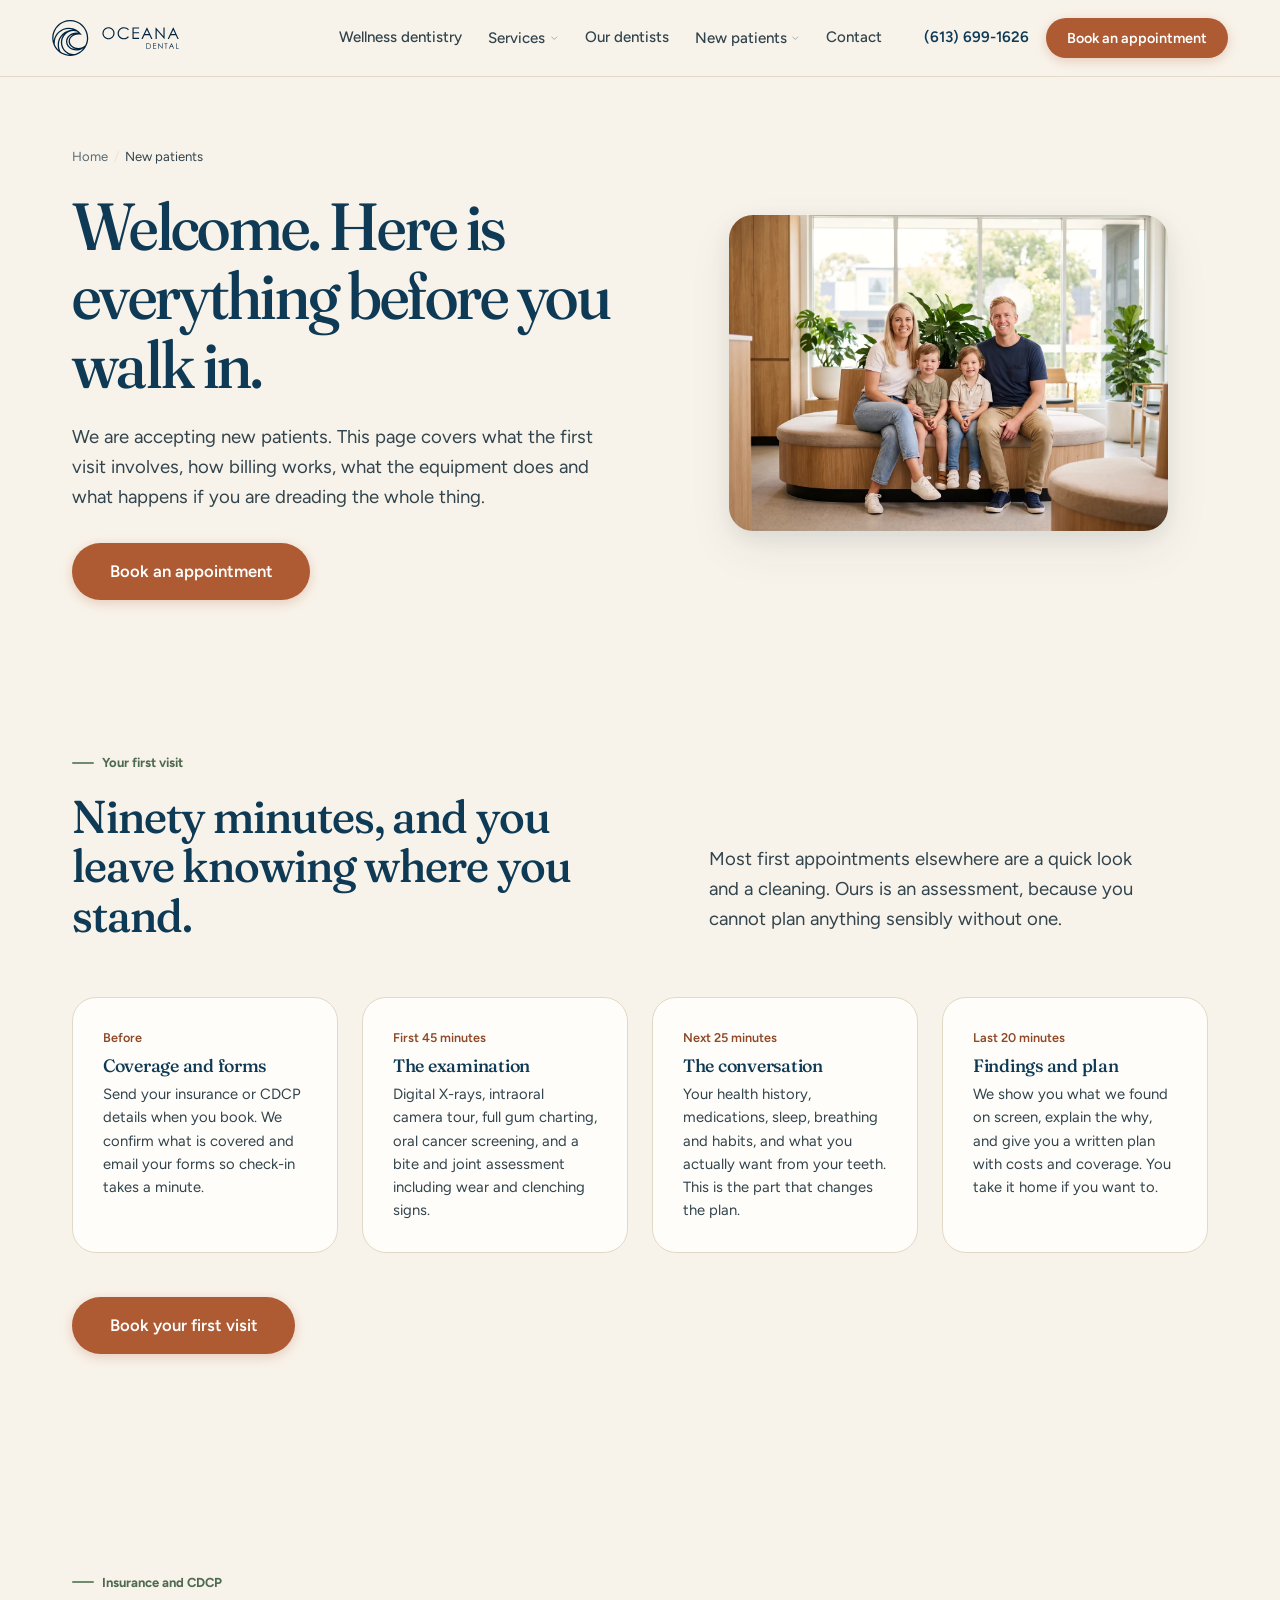
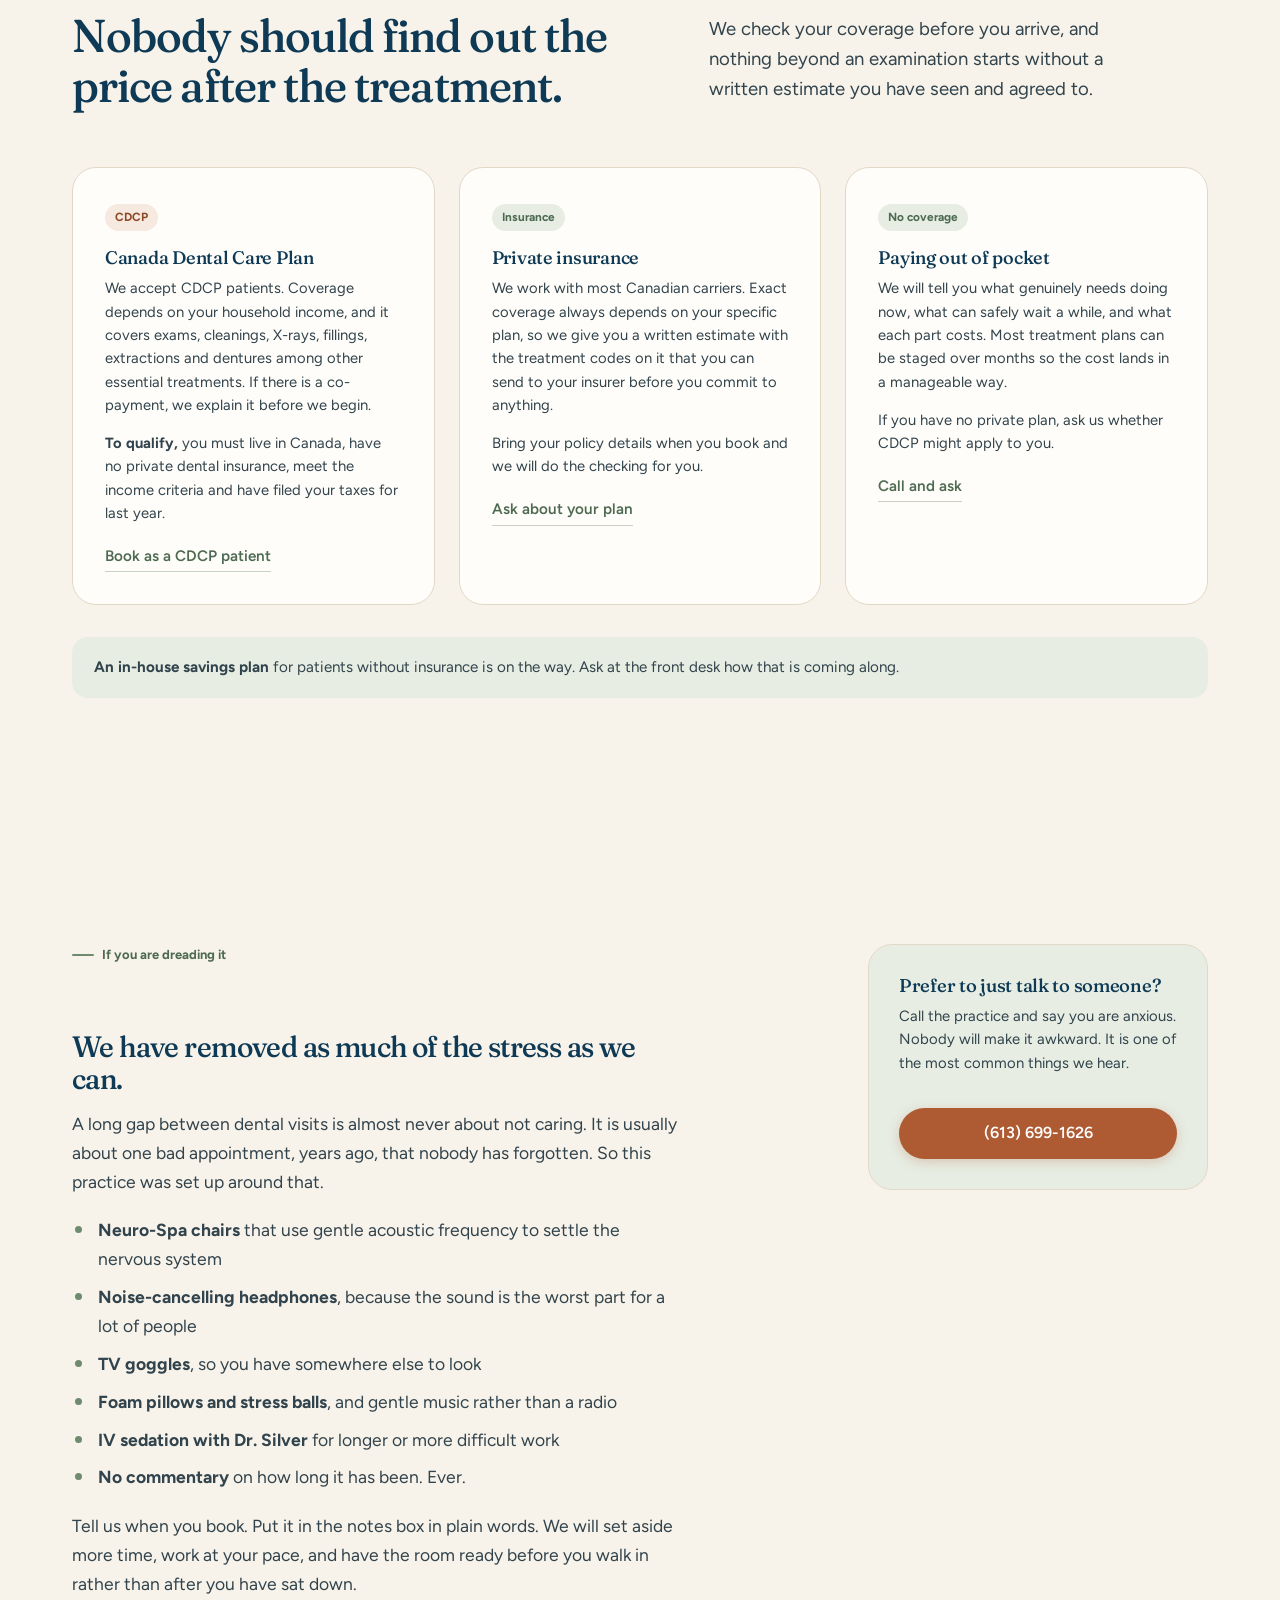
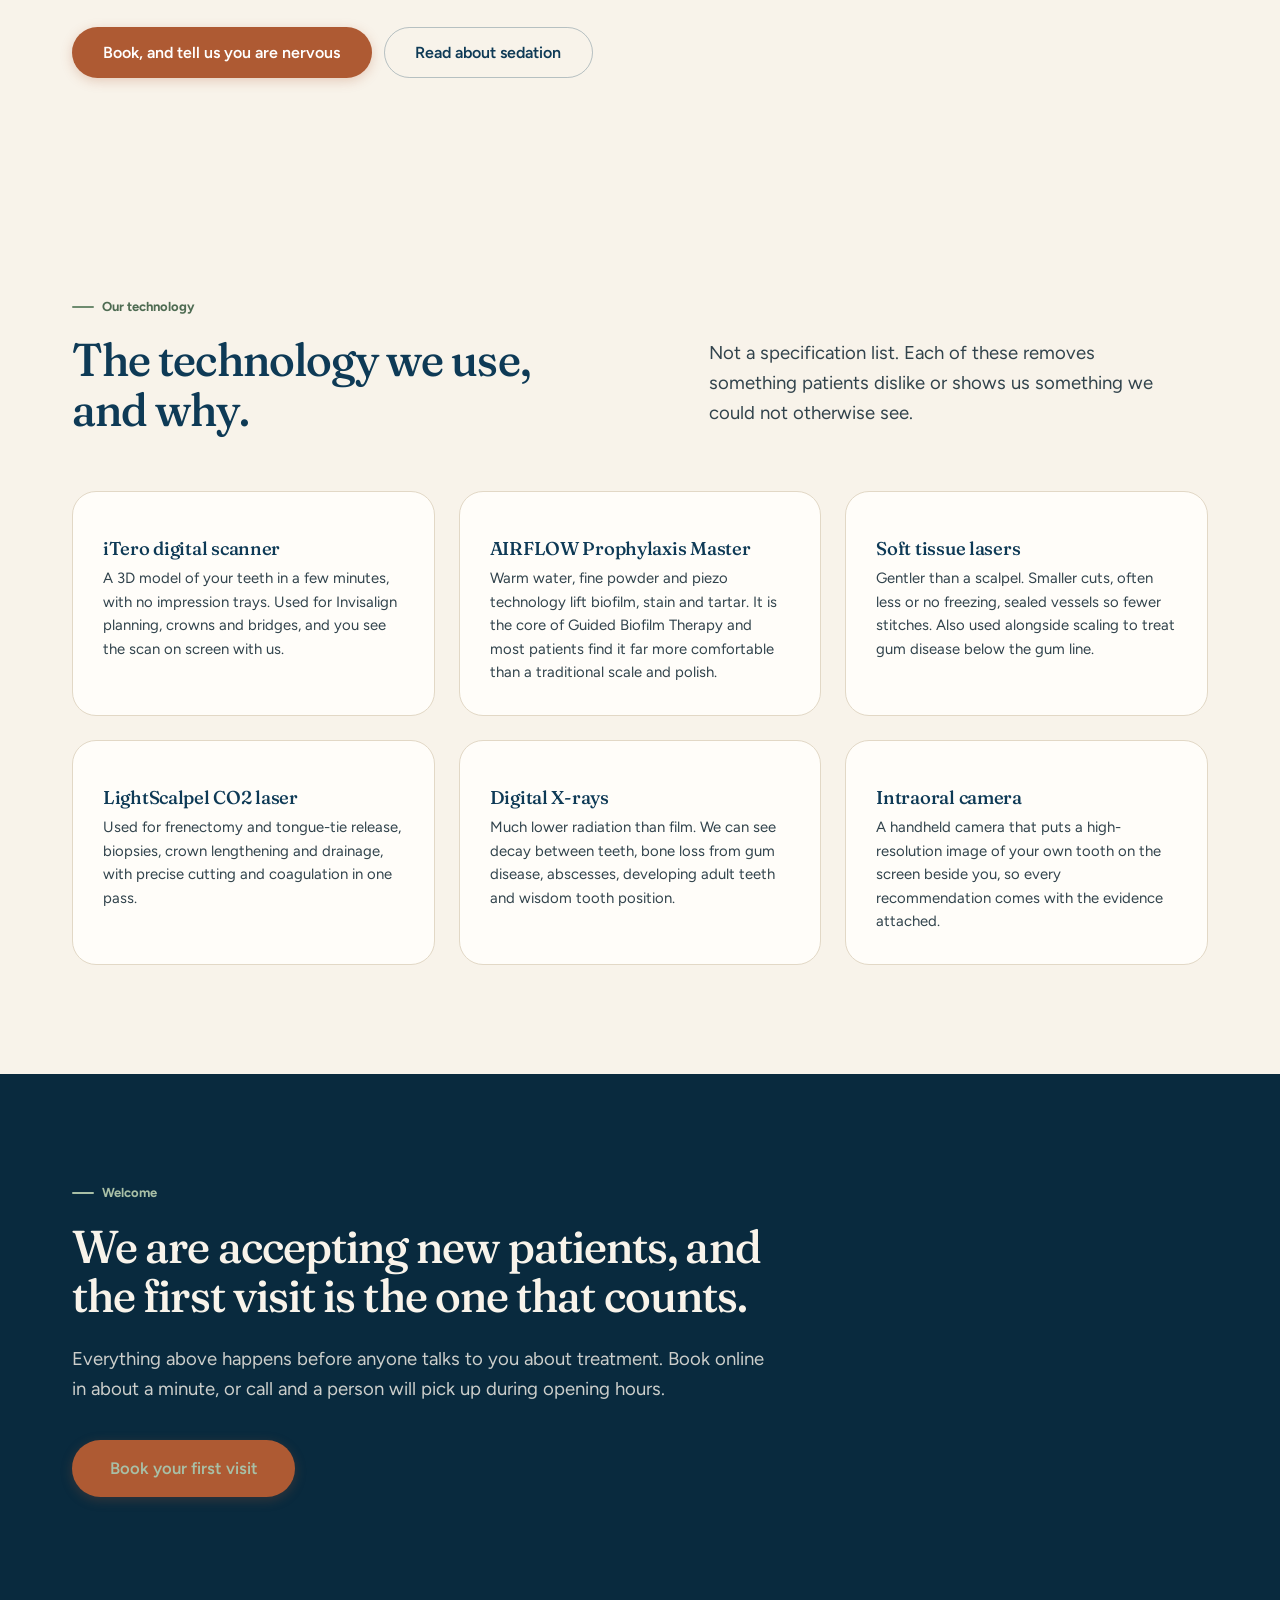
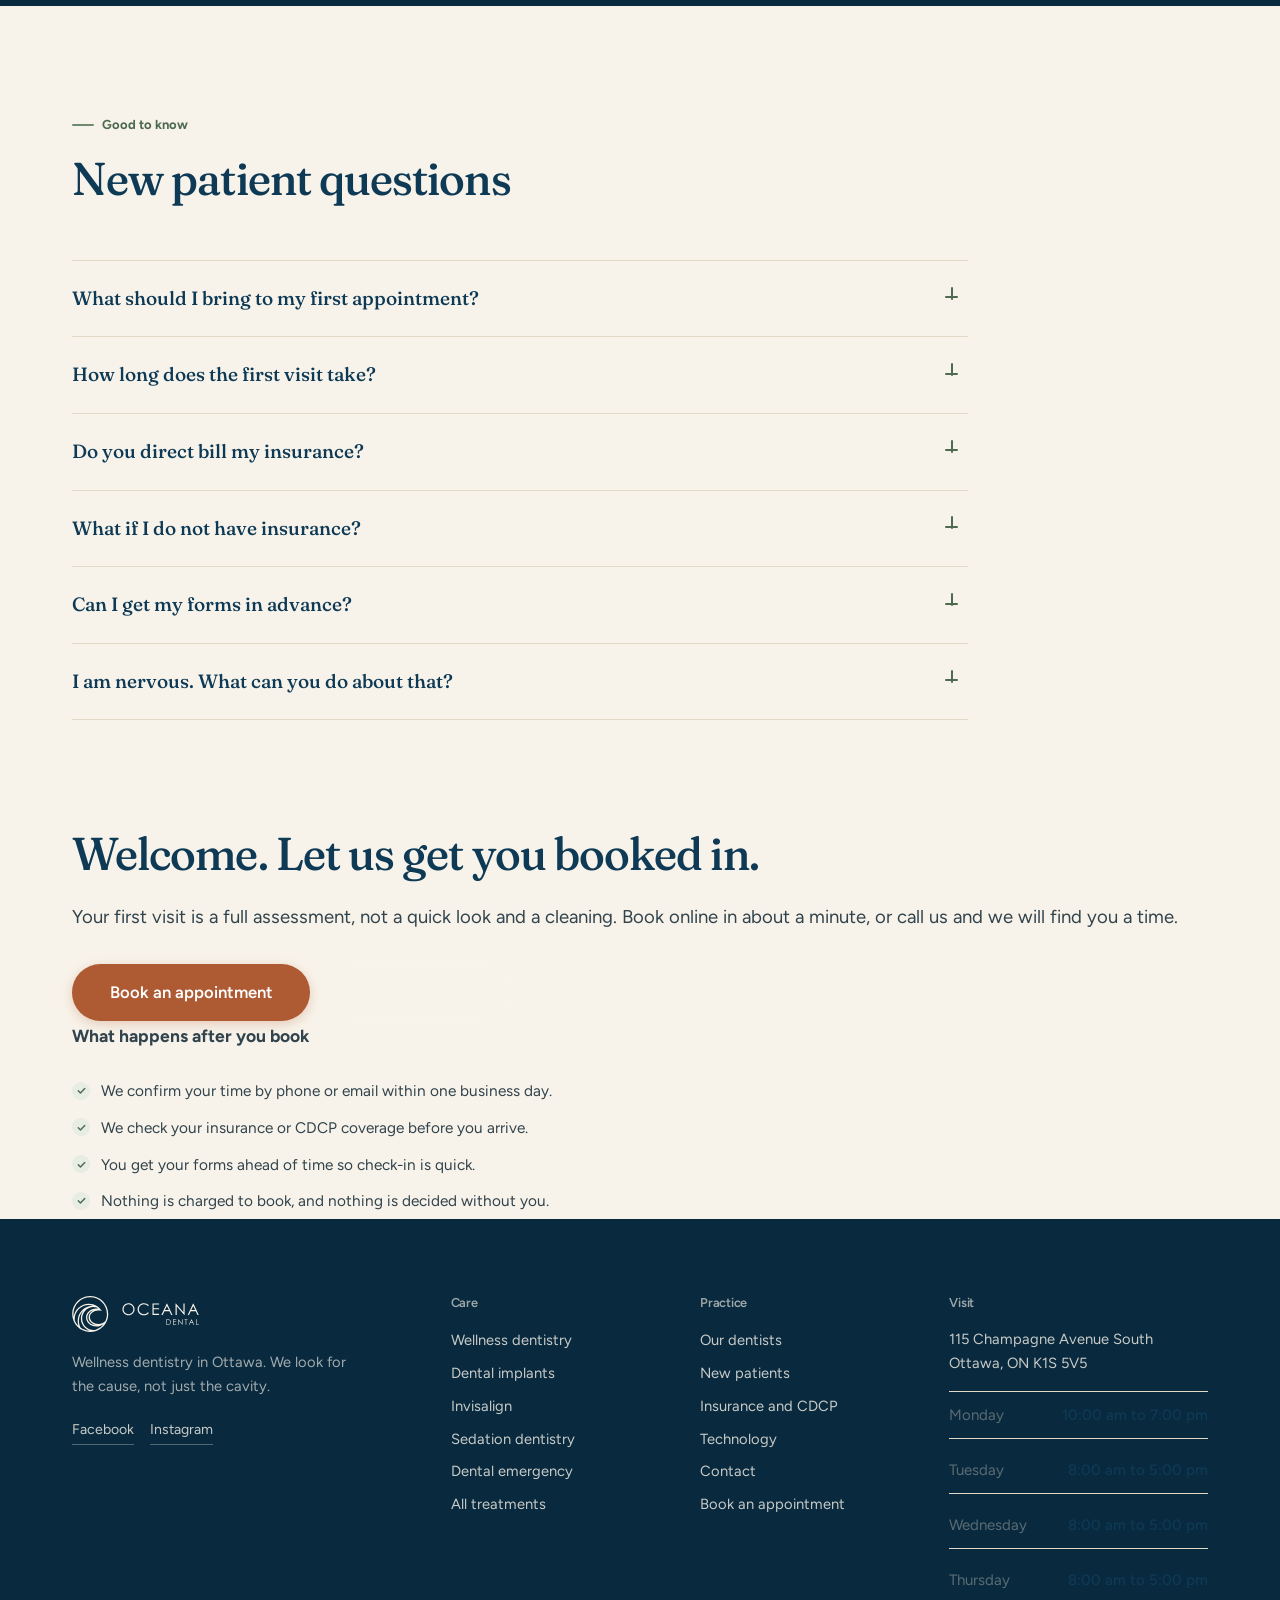
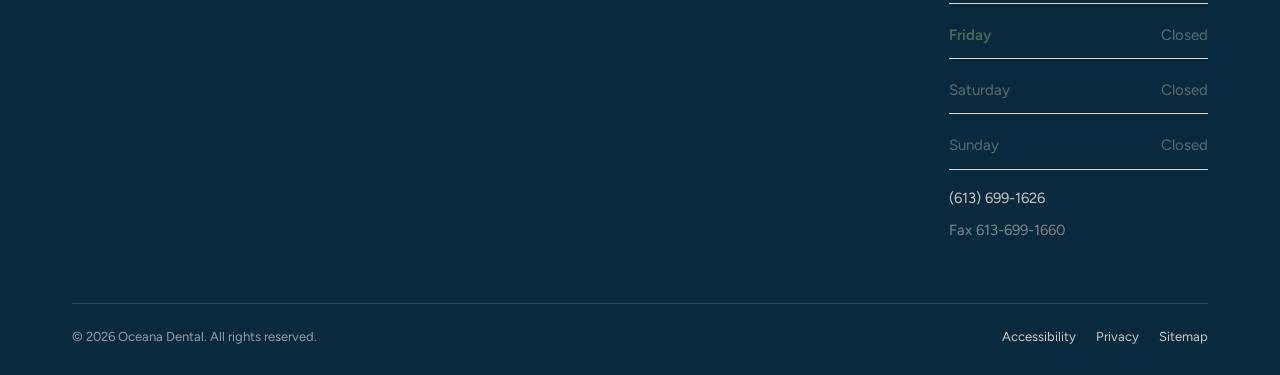
<file: new-patients.html>
<!doctype html>
<html lang="en-CA">
<head>
<meta charset="utf-8">
<meta name="viewport" content="width=device-width,initial-scale=1">
<title>New Patients in Ottawa | First Visit, Insurance and CDCP | Oceana Dental</title>
<meta name="description" content="What to expect at your first visit to Oceana Dental in Ottawa. The comprehensive exam, insurance and CDCP billing, our technology, and how we handle dental anxiety.">
<link rel="canonical" href="https://oceanadental.ca/new-patients.html">
<meta name="robots" content="noindex,nofollow">
<meta name="theme-color" content="#00243f">
<meta property="og:type" content="website">
<meta property="og:site_name" content="Oceana Dental">
<meta property="og:title" content="New Patients in Ottawa | First Visit, Insurance and CDCP | Oceana Dental">
<meta property="og:description" content="What to expect at your first visit to Oceana Dental in Ottawa. The comprehensive exam, insurance and CDCP billing, our technology, and how we handle dental anxiety.">
<meta property="og:url" content="https://oceanadental.ca/new-patients.html">
<meta property="og:locale" content="en_CA">
<meta name="twitter:card" content="summary_large_image">
<link rel="icon" href="assets/img/favicon.1d375e16.svg" type="image/svg+xml">
<link rel="apple-touch-icon" href="assets/img/favicon.1d375e16.svg">
<link rel="preconnect" href="https://fonts.googleapis.com"><link rel="preconnect" href="https://fonts.gstatic.com" crossorigin><link rel="stylesheet" href="https://fonts.googleapis.com/css2?family=Fraunces:ital,opsz,wght@0,9..144,300..700;1,9..144,300..700&family=Figtree:wght@400;500;600;700&display=swap">
<link rel="stylesheet" href="assets/css/site.9e668e91.css">

<script>document.documentElement.setAttribute("data-intro","");</script>
<script type="application/ld+json">{"@context":"https://schema.org","@type":"Dentist","@id":"https://oceanadental.ca/#practice","name":"Oceana Dental","url":"https://oceanadental.ca","telephone":"(613) 699-1626","faxNumber":"613-699-1660","image":"https://oceanadental.ca/assets/img/logo.46053a9a.svg","priceRange":"$$","address":{"@type":"PostalAddress","streetAddress":"115 Champagne Avenue South","addressLocality":"Ottawa","addressRegion":"ON","postalCode":"K1S 5V5","addressCountry":"CA"},"geo":{"@type":"GeoCoordinates","latitude":45.3982055,"longitude":-75.7109552},"hasMap":"https://maps.app.goo.gl/BRhoStTDBjFMYJ9u7","sameAs":["https://www.facebook.com/oceanadental.ca","https://www.instagram.com/oceanadental/"],"openingHoursSpecification":[{"@type":"OpeningHoursSpecification","dayOfWeek":"https://schema.org/Monday","opens":"10:00","closes":"19:00"},{"@type":"OpeningHoursSpecification","dayOfWeek":"https://schema.org/Tuesday","opens":"08:00","closes":"17:00"},{"@type":"OpeningHoursSpecification","dayOfWeek":"https://schema.org/Wednesday","opens":"08:00","closes":"17:00"},{"@type":"OpeningHoursSpecification","dayOfWeek":"https://schema.org/Thursday","opens":"08:00","closes":"17:00"}],"areaServed":[{"@type":"City","name":"Ottawa"},{"@type":"City","name":"Nepean"},{"@type":"City","name":"Gatineau"}],"aggregateRating":{"@type":"AggregateRating","ratingValue":"4.8","reviewCount":"39","bestRating":"5"},"medicalSpecialty":"Dentistry","availableService":[{"@type":"MedicalProcedure","name":"Preventive dentistry"},{"@type":"MedicalProcedure","name":"Teeth cleaning"},{"@type":"MedicalProcedure","name":"Family dentistry"},{"@type":"MedicalProcedure","name":"Children's dentistry"},{"@type":"MedicalProcedure","name":"Seniors dentistry"},{"@type":"MedicalProcedure","name":"Students dentistry"},{"@type":"MedicalProcedure","name":"Oral cancer screening"},{"@type":"MedicalProcedure","name":"Mouth guards"},{"@type":"MedicalProcedure","name":"Thumb sucking"},{"@type":"MedicalProcedure","name":"Wellness dentistry"},{"@type":"MedicalProcedure","name":"Oral bacteria and biocompatibility testing"},{"@type":"MedicalProcedure","name":"Safe mercury amalgam removal (SMART)"},{"@type":"MedicalProcedure","name":"Sleep apnea and airway"},{"@type":"MedicalProcedure","name":"Bruxism and clenching"}]}</script>
<script type="application/ld+json">{"@context":"https://schema.org","@type":"FAQPage","mainEntity":[{"@type":"Question","name":"What should I bring to my first appointment?","acceptedAnswer":{"@type":"Answer","text":"Your insurance card or CDCP details, a list of any medications you take, and your previous dentist's name if you would like us to request records. That is genuinely all."}},{"@type":"Question","name":"How long does the first visit take?","acceptedAnswer":{"@type":"Answer","text":"About ninety minutes. It is a full assessment rather than a quick look, so it takes the time it takes. If ninety minutes is impossible right now, call us and we will work something out."}},{"@type":"Question","name":"Do you direct bill my insurance?","acceptedAnswer":{"@type":"Answer","text":"We work with most Canadian carriers. Bring your details when you book and we will confirm what your plan covers before your appointment, and give you a written estimate you can send to your insurer for anything larger."}},{"@type":"Question","name":"What if I do not have insurance?","acceptedAnswer":{"@type":"Answer","text":"Plenty of our patients do not. We will tell you what genuinely needs doing now, what can safely wait, and what each part costs, so you can stage it. If you have no private plan you may qualify for the Canada Dental Care Plan, which we accept."}},{"@type":"Question","name":"Can I get my forms in advance?","acceptedAnswer":{"@type":"Answer","text":"Yes. Ask when you book and we will send them so check-in takes a minute rather than fifteen."}},{"@type":"Question","name":"I am nervous. What can you do about that?","acceptedAnswer":{"@type":"Answer","text":"Tell us when you book, in the notes box or on the phone. We book more time, we go at your pace, and the room is set up before you arrive: Neuro-Spa chair, noise-cancelling headphones, TV goggles, a foam pillow. For longer work, Dr. Silver offers IV sedation."}}]}</script>
<script type="application/ld+json">{"@context":"https://schema.org","@type":"BreadcrumbList","itemListElement":[{"@type":"ListItem","position":1,"name":"Home","item":"https://oceanadental.ca"},{"@type":"ListItem","position":2,"name":"New patients","item":"https://oceanadental.ca/new-patients.html"}]}</script>
</head>
<body>
<div class="guides" id="guides" aria-hidden="true"></div>
<a class="skip" href="#main">Skip to content</a>
<header class="hdr" id="hdr"><div class="hdr-in">
<a class="brand" href="index.html" aria-label="Oceana Dental, home"><svg class="lg" viewBox="0 0 211 60" width="134" height="38" role="img" aria-label="Oceana Dental"><title>Oceana Dental</title><path d="M93.7401 11.9757C96.6461 11.9757 99.0785 12.9438 101.037 14.8802C102.995 16.8165 103.974 19.2003 103.974 22.0316C103.974 24.8365 102.997 27.2161 101.043 29.1698C99.0895 31.1234 96.7078 32.1006 93.8966 32.1006C91.0509 32.1006 88.649 31.1283 86.6911 29.1829C84.7332 27.2376 83.7539 24.8842 83.7539 22.1228C83.7539 20.2819 84.1999 18.5759 85.092 17.004C85.984 15.4321 87.2001 14.2011 88.7404 13.3111C90.2807 12.4203 91.947 11.9757 93.7401 11.9757ZM93.8246 13.838C92.4048 13.838 91.0592 14.2073 89.7869 14.9459C88.5153 15.6845 87.5222 16.6796 86.8075 17.9313C86.0934 19.183 85.7361 20.5779 85.7361 22.1159C85.7361 24.3932 86.5263 26.3157 88.1074 27.8849C89.6886 29.4533 91.5938 30.2376 93.8239 30.2376C95.3136 30.2376 96.6919 29.8773 97.9593 29.1553C99.2267 28.434 100.215 27.4478 100.925 26.1961C101.635 24.9444 101.99 23.5544 101.99 22.0246C101.99 20.5039 101.635 19.1284 100.925 17.8988C100.215 16.6692 99.2156 15.6852 97.9267 14.9459C96.6378 14.208 95.2707 13.838 93.8246 13.838Z" fill="#00243f"></path><path d="M127.86 16.0136L126.347 17.1727C125.512 16.087 124.509 15.2647 123.339 14.7045C122.17 14.1444 120.885 13.8643 119.485 13.8643C117.954 13.8643 116.536 14.2315 115.232 14.9652C113.928 15.699 112.917 16.6845 112.199 17.9223C111.482 19.1595 111.123 20.5516 111.123 22.0973C111.123 24.4333 111.925 26.3828 113.53 27.9457C115.135 29.5087 117.158 30.2901 119.602 30.2901C122.29 30.2901 124.538 29.2396 126.347 27.138L127.86 28.2846C126.903 29.5004 125.709 30.4402 124.279 31.1048C122.848 31.7693 121.251 32.1013 119.485 32.1013C116.128 32.1013 113.48 30.9858 111.541 28.7535C109.915 26.869 109.102 24.5938 109.102 21.9278C109.102 19.1229 110.086 16.7633 112.056 14.8484C114.026 12.9335 116.493 11.9763 119.459 11.9763C121.251 11.9763 122.868 12.3304 124.312 13.0379C125.755 13.7453 126.938 14.737 127.86 16.0136Z" fill="#00243f"></path><path d="M133.883 12.4577H144.879V14.3332H135.801V20.3379H144.801V22.2134H135.801V29.7424H144.801V31.6179H133.883V12.4577Z" fill="#00243f"></path><path d="M158.2 12.4577L167.149 31.6186H165.077L162.059 25.3144H153.793L150.803 31.6186H148.664L157.731 12.4577H158.2ZM157.958 16.5282L154.67 23.4638H161.231L157.958 16.5282Z" fill="#00243f"></path><path d="M172.297 31.6186V12.4577H172.714L185.486 27.1456V12.4577H187.377V31.6186H186.946L174.28 17.1098V31.6186H172.297Z" fill="#00243f"></path><path d="M202.052 12.4577L211 31.6186H208.929L205.911 25.3144H197.644L194.655 31.6186H192.516L201.582 12.4577H202.052ZM201.81 16.5282L198.522 23.4638H205.082L201.81 16.5282Z" fill="#00243f"></path><path d="M156.836 47.9939V38.8619H158.732C160.1 38.8619 161.092 38.9719 161.71 39.1911C162.597 39.5016 163.291 40.0396 163.79 40.8052C164.289 41.5707 164.539 42.4836 164.539 43.5431C164.539 44.458 164.341 45.263 163.946 45.958C163.55 46.653 163.036 47.1668 162.404 47.4974C161.772 47.8286 160.886 47.9939 159.746 47.9939H156.836ZM157.712 47.1309H158.769C160.033 47.1309 160.91 47.052 161.399 46.895C162.086 46.6717 162.627 46.2699 163.021 45.689C163.415 45.1081 163.612 44.3978 163.612 43.5583C163.612 42.6772 163.399 41.9248 162.971 41.3004C162.544 40.6759 161.95 40.2478 161.187 40.0161C160.615 39.8426 159.672 39.7554 158.358 39.7554H157.711V47.1309H157.712Z" fill="#00243f"></path><path d="M168.152 38.8619H173.394V39.7561H169.067V42.6178H173.356V43.5119H169.067V47.1004H173.356V47.9939H168.152V38.8619Z" fill="#00243f"></path><path d="M176.809 47.9939V38.8619H177.007L183.094 45.8618V38.8619H183.995V47.9939H183.79L177.754 41.0784V47.9939H176.809Z" fill="#00243f"></path><path d="M187.148 39.7554V38.8612H192.159V39.7554H190.12V47.9939H189.187V39.7554H187.148Z" fill="#00243f"></path><path d="M199.049 38.8619L203.314 47.9939H202.327L200.889 44.9891H196.949L195.523 47.9939H194.504L198.825 38.8619H199.049ZM198.934 40.8017L197.366 44.1074H200.493L198.934 40.8017Z" fill="#00243f"></path><path d="M206.562 38.8619H207.477V47.1122H210.996V47.9939H206.562V38.8619Z" fill="#00243f"></path><path d="M30.0474 0C13.4776 0 8.54913e-05 13.457 8.54913e-05 29.9969C-0.00961053 34.0335 0.805548 38.0293 2.39639 41.7395C4.60016 46.8833 8.19322 51.3134 12.7732 54.536C13.4589 55.0243 14.2158 55.5001 15.0081 55.9648C22.152 60.0975 30.6866 61.1072 38.6 58.7566C40.2594 58.269 41.871 57.6335 43.4161 56.8576C44.6842 56.231 45.9031 55.5111 47.0639 54.7034C50.72 52.1882 53.7763 48.9005 56.0168 45.0735C56.4102 44.3888 56.7793 43.7042 57.1069 43.0258C57.7821 41.6226 58.3501 40.1704 58.8058 38.6814C59.0627 37.8481 59.283 36.9788 59.4616 36.1102C59.6403 35.2409 59.7899 34.3371 59.891 33.4201C60.0233 32.2839 60.0884 31.1414 60.0877 29.9976C60.0884 13.457 46.6116 0 30.0474 0ZM4.47064 41.1033C4.35637 40.1731 4.30096 39.2368 4.30373 38.2997C4.30373 25.4561 14.7706 15.0109 27.6337 15.0109C29.9954 15.0047 32.3432 15.3615 34.5962 16.0697C20.5473 16.0697 9.12058 27.4852 9.12058 41.5134C9.11227 44.3584 9.59015 47.1848 10.5327 49.8694C7.96675 47.3632 5.90912 44.3868 4.47064 41.1033ZM14.2879 52.9648C8.83108 43.3066 10.9504 31.1463 19.354 23.8967C16.1917 27.7237 14.4693 32.5349 14.4846 37.4961C14.4846 46.8349 20.564 54.9648 29.1588 57.8334C23.8364 57.6729 18.6725 55.9828 14.2879 52.9648ZM48.6201 50.7505C47.7101 51.5658 46.7467 52.3196 45.7355 53.0063L45.6877 53.0423C43.3669 54.6252 40.8155 55.8417 38.1241 56.6487C37.4025 56.7331 36.676 56.7753 35.9488 56.7739C25.3032 56.7739 16.6426 48.1267 16.6426 37.4961C16.6426 27.194 25.029 18.5517 35.3109 18.2301C37.149 18.2861 38.9732 18.56 40.7469 19.0454C41.6791 19.681 42.5635 20.3829 43.3939 21.1464C42.3495 20.9742 41.2934 20.8884 40.2351 20.8898C30.7697 20.8898 23.0683 27.6152 23.0683 35.8882C23.0683 44.1613 30.7697 50.8929 40.2351 50.8929C43.6384 50.8929 46.9288 50.0236 49.7421 48.375C50.3058 48.0548 50.8474 47.6972 51.3634 47.3037C51.4818 47.2256 51.5954 47.1398 51.7034 47.0472C51.9064 46.958 52.1031 46.8625 52.2997 46.7616C51.2055 48.209 49.9734 49.5444 48.6201 50.7505ZM35.8532 23.5986C30.7503 25.8897 27.3588 30.324 27.3588 35.3537C27.3588 42.2284 33.7132 47.9116 41.8668 48.6675C41.3301 48.7152 40.7878 48.7394 40.2337 48.7394C31.9603 48.7394 25.2243 42.9781 25.2243 35.8896C25.225 30.1096 29.7073 25.2113 35.8532 23.5986ZM57.9248 30.6573V30.6746C57.9013 31.6089 57.8299 32.5439 57.7164 33.4484L57.7046 33.5556V33.5612C57.609 34.3454 57.474 35.1241 57.2987 35.8945C57.0432 37.1033 56.7031 38.2928 56.28 39.4539L56.2024 39.5369V39.6621C55.9406 40.382 55.6359 41.0963 55.2785 41.846C55.0991 42.0548 54.8969 42.263 54.6704 42.4829C54.4758 42.6759 54.2708 42.8591 54.0561 43.0306C53.2202 43.7409 52.3018 44.3487 51.3204 44.8397C51.1002 44.9469 50.8862 45.0534 50.6473 45.1551C50.4623 45.2443 50.2657 45.3211 50.0572 45.411C48.039 46.2028 45.8893 46.6046 43.7208 46.5949C35.9072 46.5949 29.5529 41.5542 29.5529 35.3523C29.5529 29.1567 35.9072 24.1152 43.7208 24.1152C44.6468 24.1138 45.5721 24.1851 46.487 24.3296C46.6719 24.3593 46.8506 24.3891 47.0286 24.4243C47.3506 24.4838 47.6664 24.5557 47.9767 24.6332L49.3715 24.9783L48.5612 23.7999C48.2627 23.3711 47.9414 22.9368 47.5896 22.5018C47.5591 22.4555 47.5251 22.4119 47.4877 22.3711C46.595 21.2563 45.606 20.2225 44.5311 19.2819C44.3587 19.1215 44.1793 18.9666 44.0006 18.8179C43.2651 18.1997 42.4957 17.6236 41.6951 17.0925C41.5046 16.9673 41.3134 16.8421 41.1285 16.7294C37.086 14.1942 32.4077 12.8512 27.6337 12.856C15.0691 12.856 4.45333 22.1643 2.48088 34.2347C2.26549 32.8323 2.15814 31.416 2.15884 29.9969C2.15884 14.6471 14.6702 2.15419 30.0481 2.15419C45.4204 2.15419 57.9317 14.6471 57.9317 29.9969C57.9304 30.223 57.9304 30.4367 57.9248 30.6573Z" fill="#00243f"></path></svg></a>
<nav class="nav" aria-label="Main">
<a href="wellness-dentistry.html">Wellness dentistry</a>
<div class="dd"><button type="button" aria-expanded="false" aria-controls="dd-svc">Services <svg class="car" viewBox="0 0 20 20" width="12" height="12" aria-hidden="true" focusable="false"><path d="M4 7l6 6 6-6" stroke="currentColor" stroke-width="1.9" fill="none" stroke-linecap="round" stroke-linejoin="round"/></svg></button>
<div class="dd-p wide" id="dd-svc"><a href="wellness-dentistry.html">Wellness dentistry<span>Root-cause care for your whole body</span></a><a href="dental-implants.html">Dental implants<span>Replace a missing tooth for good</span></a><a href="invisalign.html">Invisalign<span>Straighten teeth without brackets</span></a><a href="emergency-dentist.html">Emergency dentistry<span>In pain today? Start here</span></a><a href="sedation-dentistry.html">Sedation dentistry<span>IV sedation with Dr. Silver</span></a><a href="services.html#family-dentist">Family dentistry<span>Care for every age, under one roof</span></a><div class="dd-all"><a href="services.html"><strong>All 38 services</strong><span>The full list, grouped by what you need</span></a></div></div></div>
<a href="dentists.html">Our dentists</a>
<div class="dd"><button type="button" aria-expanded="false" aria-controls="dd-np">New patients <svg class="car" viewBox="0 0 20 20" width="12" height="12" aria-hidden="true" focusable="false"><path d="M4 7l6 6 6-6" stroke="currentColor" stroke-width="1.9" fill="none" stroke-linecap="round" stroke-linejoin="round"/></svg></button>
<div class="dd-p" id="dd-np"><a href="new-patients.html#first-visit">Your first visit<span>What the comprehensive exam covers</span></a><a href="new-patients.html#insurance">Insurance and CDCP<span>Insurance, CDCP and paying yourself</span></a><a href="new-patients.html#technology">Our technology<span>iTero, AIRFLOW, lasers, digital X-ray</span></a><a href="new-patients.html#comfort">Comfort and anxiety<span>How we handle dental anxiety</span></a><div class="dd-all"><a href="new-patients.html"><strong>New patient guide</strong><span>Everything before your first visit</span></a></div></div></div>
<a href="contact.html">Contact</a>
</nav>
<div class="hdr-cta">
<a class="hdr-tel" href="tel:+16136991626">(613) 699-1626</a>
<a class="btn btn-a btn-sm" href="book.html">Book an appointment</a>
</div>
<button class="burger" id="burger" aria-expanded="false" aria-controls="drawer" aria-label="Menu">
<i></i><i></i><i></i></button>
</div></header>
<div class="drawer" id="drawer" hidden>
<a href="index.html">Home</a>
<a href="wellness-dentistry.html">Wellness dentistry</a>
<details><summary>Services</summary><div class="sub"><a href="wellness-dentistry.html">Wellness dentistry</a><a href="dental-implants.html">Dental implants</a><a href="invisalign.html">Invisalign</a><a href="emergency-dentist.html">Emergency dentistry</a><a href="sedation-dentistry.html">Sedation dentistry</a><a href="services.html#family-dentist">Family dentistry</a><a href="services.html">All 38 services</a></div></details>
<a href="dentists.html">Our dentists</a>
<details><summary>New patients</summary><div class="sub"><a href="new-patients.html#first-visit">Your first visit</a><a href="new-patients.html#insurance">Insurance and CDCP</a><a href="new-patients.html#technology">Our technology</a><a href="new-patients.html#comfort">Comfort and anxiety</a><a href="new-patients.html">New patient guide</a></div></details>
<a href="emergency-dentist.html">Dental emergency</a>
<a href="contact.html">Contact</a>
<div class="btns">
<a class="btn btn-a btn-lg" href="book.html"><svg viewBox="0 0 20 20" width="20" height="20" aria-hidden="true" focusable="false"><rect x="2.5" y="4" width="15" height="14" rx="2.4" stroke="currentColor" stroke-width="1.5" fill="none"/><path d="M2.5 8h15M6.5 2v3.4M13.5 2v3.4" stroke="currentColor" stroke-width="1.5" stroke-linecap="round"/><circle cx="7" cy="12" r="1.1" fill="currentColor"/><circle cx="10" cy="12" r="1.1" fill="currentColor"/><circle cx="13" cy="12" r="1.1" fill="currentColor"/></svg> Book an appointment</a>
<a class="btn btn-b btn-lg" href="tel:+16136991626"><svg viewBox="0 0 20 20" width="20" height="20" aria-hidden="true" focusable="false"><path d="M2.5 4.6c0-1.2 1-2.1 2.1-2.1h1.9c.9 0 1.7.6 1.9 1.5l.6 2.3c.2.7-.1 1.5-.7 1.9l-1.1.8a11.7 11.7 0 0 0 5.3 5.3l.8-1.1c.4-.6 1.2-.9 1.9-.7l2.3.6c.9.2 1.5 1 1.5 1.9v1.9c0 1.2-1 2.1-2.1 2.1h-.9C8.2 19 1 11.8 1 5.5v-.9Z" fill="currentColor"/></svg> (613) 699-1626</a>
</div></div>
<main id="main">

<section class="opener"><div class="wrap"><div class="opener-g"><div><div class="crumb"><a href="index.html">Home</a><span>/</span><span>New patients</span></div>
<h1>Welcome. Here is everything before you walk in.</h1><p class="lede">We are accepting new patients. This page covers what the first visit involves, how billing works, what the equipment does and what happens if you are dreading the whole thing.</p><div class="btns"><a class="btn btn-a btn-lg" href="book.html">Book an appointment</a>
<a class="btn btn-c btn-lg" href="tel:+16136991626">(613) 699-1626</a></div></div><figure class="rnd"><img src="assets/img/ph/family.b53e798b.webp" width="1500" height="1006" fetchpriority="high" alt="A parent and child in the waiting room at Oceana Dental"></figure></div></div></section>

<section class="sec" id="first-visit" style="scroll-margin-top:100px"><div class="wrap">
<div class="split"><div><p class="lab"><b>Your first visit</b></p><h2>Ninety minutes, and you leave knowing where you stand.</h2></div><div><p class="lede">Most first appointments elsewhere are a quick look and a cleaning. Ours is an
assessment, because you cannot plan anything sensibly without one.</p></div></div>
<div class="steps">
<div class="step"><span class="dur">Before</span><h3>Coverage and forms</h3>
<p>Send your insurance or CDCP details when you book. We confirm what is covered and email your
forms so check-in takes a minute.</p></div>
<div class="step"><span class="dur">First 45 minutes</span><h3>The examination</h3>
<p>Digital X-rays, intraoral camera tour, full gum charting, oral cancer screening, and a bite and
joint assessment including wear and clenching signs.</p></div>
<div class="step"><span class="dur">Next 25 minutes</span><h3>The conversation</h3>
<p>Your health history, medications, sleep, breathing and habits, and what you actually want from
your teeth. This is the part that changes the plan.</p></div>
<div class="step"><span class="dur">Last 20 minutes</span><h3>Findings and plan</h3>
<p>We show you what we found on screen, explain the why, and give you a written plan with costs and
coverage. You take it home if you want to.</p></div>
</div>
<div class="btns" style="margin-top:44px"><a class="btn btn-a btn-lg" href="book.html">
Book your first visit</a></div>
</div></section>

<section class="sec bg-cream" id="insurance" style="scroll-margin-top:100px"><div class="wrap">
<div class="split"><div><p class="lab"><b>Insurance and CDCP</b></p><h2>Nobody should find out the price after the treatment.</h2></div><div><p class="lede">We check your coverage before you arrive, and nothing beyond an examination starts
without a written estimate you have seen and agreed to.</p></div></div>
<div class="pay">
<div class="pay-c"><span class="tag leaf">CDCP</span><h3>Canada Dental Care Plan</h3>
<p>We accept CDCP patients. Coverage depends on your household income, and it covers exams,
cleanings, X-rays, fillings, extractions and dentures among other essential treatments. If there is
a co-payment, we explain it before we begin.</p>
<p class="small"><b>To qualify,</b> you must live in Canada, have no private dental insurance, meet
the income criteria and have filed your taxes for last year.</p>
<a class="lnk" href="book.html">Book as a CDCP patient </a></div>

<div class="pay-c"><span class="tag">Insurance</span><h3>Private insurance</h3>
<p>We work with most Canadian carriers. Exact coverage always depends on your specific plan, so we
give you a written estimate with the treatment codes on it that you can send to your insurer before
you commit to anything.</p>
<p class="small">Bring your policy details when you book and we will do the checking for you.</p>
<a class="lnk" href="contact.html">Ask about your plan </a></div>

<div class="pay-c"><span class="tag">No coverage</span><h3>Paying out of pocket</h3>
<p>We will tell you what genuinely needs doing now, what can safely wait a while, and what each
part costs. Most treatment plans can be staged over months so the cost lands in a manageable way.</p>
<p class="small">If you have no private plan, ask us whether CDCP might apply to you.</p>
<a class="lnk" href="tel:+16136991626">Call and ask </a></div>
</div>
<div class="note" style="margin-top:2rem"><b>An in-house savings plan</b> for
patients without insurance is on the way. Ask at the front desk how that is coming along.</div>
</div></section>

<section class="sec" id="comfort" style="scroll-margin-top:100px"><div class="wrap"><div class="rail">
<div class="prose">
<p class="lab"><b>If you are dreading it</b></p>
<h2>We have removed as much of the stress as we can.</h2>
<p>A long gap between dental visits is almost never about not caring. It is usually about one bad
appointment, years ago, that nobody has forgotten. So this practice was set up around that.</p>
<ul>
<li><b>Neuro-Spa chairs</b> that use gentle acoustic frequency to settle the nervous system</li>
<li><b>Noise-cancelling headphones</b>, because the sound is the worst part for a lot of people</li>
<li><b>TV goggles</b>, so you have somewhere else to look</li>
<li><b>Foam pillows and stress balls</b>, and gentle music rather than a radio</li>
<li><b>IV sedation with Dr. Silver</b> for longer or more difficult work</li>
<li><b>No commentary</b> on how long it has been. Ever.</li>
</ul>
<p>Tell us when you book. Put it in the notes box in plain words. We will set aside more time, work
at your pace, and have the room ready before you walk in rather than after you have sat down.</p>
<div class="btns" style="margin-top:1.8rem">
<a class="btn btn-a" href="book.html">Book, and tell us you are nervous</a>
<a class="btn btn-b" href="sedation-dentistry.html">Read about sedation </a></div>
</div>
<aside class="rail-s"><div class="card" style="background:var(--sage-pale)">
<h3>Prefer to just talk to someone?</h3>
<p class="small">Call the practice and say you are anxious. Nobody will make it awkward. It is one
of the most common things we hear.</p>
<a class="btn btn-a btn-block" style="margin-top:1rem" href="tel:+16136991626">(613) 699-1626</a>
</div></aside>
</div></div></section>

<section class="sec bg-foam" id="technology" style="scroll-margin-top:100px"><div class="wrap">
<div class="split"><div><p class="lab"><b>Our technology</b></p><h2>The technology we use, and why.</h2></div><div><p class="lede">Not a specification list. Each of these removes something patients dislike or shows
us something we could not otherwise see.</p></div></div>
<div class="grid g3"><div class="card"><h3 style="margin-top:1rem">iTero digital scanner</h3><p class="small">A 3D model of your teeth in a few minutes, with no impression trays. Used for Invisalign planning, crowns and bridges, and you see the scan on screen with us.</p></div><div class="card"><h3 style="margin-top:1rem">AIRFLOW Prophylaxis Master</h3><p class="small">Warm water, fine powder and piezo technology lift biofilm, stain and tartar. It is the core of Guided Biofilm Therapy and most patients find it far more comfortable than a traditional scale and polish.</p></div><div class="card"><h3 style="margin-top:1rem">Soft tissue lasers</h3><p class="small">Gentler than a scalpel. Smaller cuts, often less or no freezing, sealed vessels so fewer stitches. Also used alongside scaling to treat gum disease below the gum line.</p></div><div class="card"><h3 style="margin-top:1rem">LightScalpel CO2 laser</h3><p class="small">Used for frenectomy and tongue-tie release, biopsies, crown lengthening and drainage, with precise cutting and coagulation in one pass.</p></div><div class="card"><h3 style="margin-top:1rem">Digital X-rays</h3><p class="small">Much lower radiation than film. We can see decay between teeth, bone loss from gum disease, abscesses, developing adult teeth and wisdom tooth position.</p></div><div class="card"><h3 style="margin-top:1rem">Intraoral camera</h3><p class="small">A handheld camera that puts a high-resolution image of your own tooth on the screen beside you, so every recommendation comes with the evidence attached.</p></div></div>
</div></section>

<section class="sec chapter"><div class="wrap">
<div style="max-width:44rem"><p class="lab"><b>Welcome</b></p><h2>We are accepting new patients, and the first visit is the one that counts.</h2>
<p class="lede" style="margin-bottom:2.2rem">Everything above happens before anyone talks to you about treatment. Book online in about a minute, or call and a person will pick up during opening hours.</p>
<div class="btns"><a class="btn btn-a btn-lg" href="book.html">Book your first visit</a></div></div>
</div></section>
<section class="sec"><div class="wrap">
<div class="split"><div><p class="lab"><b>Good to know</b></p><h2>New patient questions</h2></div><div></div></div>
<div class="faq"><details><summary>What should I bring to my first appointment?</summary><div class="ans">Your insurance card or CDCP details, a list of any medications you take, and your previous dentist's name if you would like us to request records. That is genuinely all.</div></details><details><summary>How long does the first visit take?</summary><div class="ans">About ninety minutes. It is a full assessment rather than a quick look, so it takes the time it takes. If ninety minutes is impossible right now, call us and we will work something out.</div></details><details><summary>Do you direct bill my insurance?</summary><div class="ans">We work with most Canadian carriers. Bring your details when you book and we will confirm what your plan covers before your appointment, and give you a written estimate you can send to your insurer for anything larger.</div></details><details><summary>What if I do not have insurance?</summary><div class="ans">Plenty of our patients do not. We will tell you what genuinely needs doing now, what can safely wait, and what each part costs, so you can stage it. If you have no private plan you may qualify for the Canada Dental Care Plan, which we accept.</div></details><details><summary>Can I get my forms in advance?</summary><div class="ans">Yes. Ask when you book and we will send them so check-in takes a minute rather than fifteen.</div></details><details><summary>I am nervous. What can you do about that?</summary><div class="ans">Tell us when you book, in the notes box or on the phone. We book more time, we go at your pace, and the room is set up before you arrive: Neuro-Spa chair, noise-cancelling headphones, TV goggles, a foam pillow. For longer work, Dr. Silver offers IV sedation.</div></details></div></div></section>
<section class="cta"><div class="wrap"><div class="cta-g">
<div><h2>Welcome. Let us get you booked in.</h2><p class="lede" style="margin-bottom:2rem">Your first visit is a full assessment, not a quick look and a cleaning. Book online in about a minute, or call us and we will find you a time.</p>
<div class="btns"><a class="btn btn-a btn-lg" href="book.html">Book an appointment</a>
<a class="btn btn-c btn-lg" href="tel:+16136991626">(613) 699-1626</a></div></div>
<div class="cta-box"><b>What happens after you book</b>
<ul class="flist">
<li><span>We confirm your time by phone or email within one business day.</span></li>
<li><span>We check your insurance or CDCP coverage before you arrive.</span></li>
<li><span>You get your forms ahead of time so check-in is quick.</span></li>
<li><span>Nothing is charged to book, and nothing is decided without you.</span></li>
</ul></div></div></div></section>

</main>
<footer class="ftr"><div class="wrap">
<div class="ftr-g">
<div class="ftr-brand"><a class="brand" href="index.html" aria-label="Oceana Dental, home"><svg class="lg" viewBox="0 0 211 60" width="134" height="38" role="img" aria-label="Oceana Dental"><title>Oceana Dental</title><path d="M93.7401 11.9757C96.6461 11.9757 99.0785 12.9438 101.037 14.8802C102.995 16.8165 103.974 19.2003 103.974 22.0316C103.974 24.8365 102.997 27.2161 101.043 29.1698C99.0895 31.1234 96.7078 32.1006 93.8966 32.1006C91.0509 32.1006 88.649 31.1283 86.6911 29.1829C84.7332 27.2376 83.7539 24.8842 83.7539 22.1228C83.7539 20.2819 84.1999 18.5759 85.092 17.004C85.984 15.4321 87.2001 14.2011 88.7404 13.3111C90.2807 12.4203 91.947 11.9757 93.7401 11.9757ZM93.8246 13.838C92.4048 13.838 91.0592 14.2073 89.7869 14.9459C88.5153 15.6845 87.5222 16.6796 86.8075 17.9313C86.0934 19.183 85.7361 20.5779 85.7361 22.1159C85.7361 24.3932 86.5263 26.3157 88.1074 27.8849C89.6886 29.4533 91.5938 30.2376 93.8239 30.2376C95.3136 30.2376 96.6919 29.8773 97.9593 29.1553C99.2267 28.434 100.215 27.4478 100.925 26.1961C101.635 24.9444 101.99 23.5544 101.99 22.0246C101.99 20.5039 101.635 19.1284 100.925 17.8988C100.215 16.6692 99.2156 15.6852 97.9267 14.9459C96.6378 14.208 95.2707 13.838 93.8246 13.838Z" fill="#ffffff"></path><path d="M127.86 16.0136L126.347 17.1727C125.512 16.087 124.509 15.2647 123.339 14.7045C122.17 14.1444 120.885 13.8643 119.485 13.8643C117.954 13.8643 116.536 14.2315 115.232 14.9652C113.928 15.699 112.917 16.6845 112.199 17.9223C111.482 19.1595 111.123 20.5516 111.123 22.0973C111.123 24.4333 111.925 26.3828 113.53 27.9457C115.135 29.5087 117.158 30.2901 119.602 30.2901C122.29 30.2901 124.538 29.2396 126.347 27.138L127.86 28.2846C126.903 29.5004 125.709 30.4402 124.279 31.1048C122.848 31.7693 121.251 32.1013 119.485 32.1013C116.128 32.1013 113.48 30.9858 111.541 28.7535C109.915 26.869 109.102 24.5938 109.102 21.9278C109.102 19.1229 110.086 16.7633 112.056 14.8484C114.026 12.9335 116.493 11.9763 119.459 11.9763C121.251 11.9763 122.868 12.3304 124.312 13.0379C125.755 13.7453 126.938 14.737 127.86 16.0136Z" fill="#ffffff"></path><path d="M133.883 12.4577H144.879V14.3332H135.801V20.3379H144.801V22.2134H135.801V29.7424H144.801V31.6179H133.883V12.4577Z" fill="#ffffff"></path><path d="M158.2 12.4577L167.149 31.6186H165.077L162.059 25.3144H153.793L150.803 31.6186H148.664L157.731 12.4577H158.2ZM157.958 16.5282L154.67 23.4638H161.231L157.958 16.5282Z" fill="#ffffff"></path><path d="M172.297 31.6186V12.4577H172.714L185.486 27.1456V12.4577H187.377V31.6186H186.946L174.28 17.1098V31.6186H172.297Z" fill="#ffffff"></path><path d="M202.052 12.4577L211 31.6186H208.929L205.911 25.3144H197.644L194.655 31.6186H192.516L201.582 12.4577H202.052ZM201.81 16.5282L198.522 23.4638H205.082L201.81 16.5282Z" fill="#ffffff"></path><path d="M156.836 47.9939V38.8619H158.732C160.1 38.8619 161.092 38.9719 161.71 39.1911C162.597 39.5016 163.291 40.0396 163.79 40.8052C164.289 41.5707 164.539 42.4836 164.539 43.5431C164.539 44.458 164.341 45.263 163.946 45.958C163.55 46.653 163.036 47.1668 162.404 47.4974C161.772 47.8286 160.886 47.9939 159.746 47.9939H156.836ZM157.712 47.1309H158.769C160.033 47.1309 160.91 47.052 161.399 46.895C162.086 46.6717 162.627 46.2699 163.021 45.689C163.415 45.1081 163.612 44.3978 163.612 43.5583C163.612 42.6772 163.399 41.9248 162.971 41.3004C162.544 40.6759 161.95 40.2478 161.187 40.0161C160.615 39.8426 159.672 39.7554 158.358 39.7554H157.711V47.1309H157.712Z" fill="#ffffff"></path><path d="M168.152 38.8619H173.394V39.7561H169.067V42.6178H173.356V43.5119H169.067V47.1004H173.356V47.9939H168.152V38.8619Z" fill="#ffffff"></path><path d="M176.809 47.9939V38.8619H177.007L183.094 45.8618V38.8619H183.995V47.9939H183.79L177.754 41.0784V47.9939H176.809Z" fill="#ffffff"></path><path d="M187.148 39.7554V38.8612H192.159V39.7554H190.12V47.9939H189.187V39.7554H187.148Z" fill="#ffffff"></path><path d="M199.049 38.8619L203.314 47.9939H202.327L200.889 44.9891H196.949L195.523 47.9939H194.504L198.825 38.8619H199.049ZM198.934 40.8017L197.366 44.1074H200.493L198.934 40.8017Z" fill="#ffffff"></path><path d="M206.562 38.8619H207.477V47.1122H210.996V47.9939H206.562V38.8619Z" fill="#ffffff"></path><path d="M30.0474 0C13.4776 0 8.54913e-05 13.457 8.54913e-05 29.9969C-0.00961053 34.0335 0.805548 38.0293 2.39639 41.7395C4.60016 46.8833 8.19322 51.3134 12.7732 54.536C13.4589 55.0243 14.2158 55.5001 15.0081 55.9648C22.152 60.0975 30.6866 61.1072 38.6 58.7566C40.2594 58.269 41.871 57.6335 43.4161 56.8576C44.6842 56.231 45.9031 55.5111 47.0639 54.7034C50.72 52.1882 53.7763 48.9005 56.0168 45.0735C56.4102 44.3888 56.7793 43.7042 57.1069 43.0258C57.7821 41.6226 58.3501 40.1704 58.8058 38.6814C59.0627 37.8481 59.283 36.9788 59.4616 36.1102C59.6403 35.2409 59.7899 34.3371 59.891 33.4201C60.0233 32.2839 60.0884 31.1414 60.0877 29.9976C60.0884 13.457 46.6116 0 30.0474 0ZM4.47064 41.1033C4.35637 40.1731 4.30096 39.2368 4.30373 38.2997C4.30373 25.4561 14.7706 15.0109 27.6337 15.0109C29.9954 15.0047 32.3432 15.3615 34.5962 16.0697C20.5473 16.0697 9.12058 27.4852 9.12058 41.5134C9.11227 44.3584 9.59015 47.1848 10.5327 49.8694C7.96675 47.3632 5.90912 44.3868 4.47064 41.1033ZM14.2879 52.9648C8.83108 43.3066 10.9504 31.1463 19.354 23.8967C16.1917 27.7237 14.4693 32.5349 14.4846 37.4961C14.4846 46.8349 20.564 54.9648 29.1588 57.8334C23.8364 57.6729 18.6725 55.9828 14.2879 52.9648ZM48.6201 50.7505C47.7101 51.5658 46.7467 52.3196 45.7355 53.0063L45.6877 53.0423C43.3669 54.6252 40.8155 55.8417 38.1241 56.6487C37.4025 56.7331 36.676 56.7753 35.9488 56.7739C25.3032 56.7739 16.6426 48.1267 16.6426 37.4961C16.6426 27.194 25.029 18.5517 35.3109 18.2301C37.149 18.2861 38.9732 18.56 40.7469 19.0454C41.6791 19.681 42.5635 20.3829 43.3939 21.1464C42.3495 20.9742 41.2934 20.8884 40.2351 20.8898C30.7697 20.8898 23.0683 27.6152 23.0683 35.8882C23.0683 44.1613 30.7697 50.8929 40.2351 50.8929C43.6384 50.8929 46.9288 50.0236 49.7421 48.375C50.3058 48.0548 50.8474 47.6972 51.3634 47.3037C51.4818 47.2256 51.5954 47.1398 51.7034 47.0472C51.9064 46.958 52.1031 46.8625 52.2997 46.7616C51.2055 48.209 49.9734 49.5444 48.6201 50.7505ZM35.8532 23.5986C30.7503 25.8897 27.3588 30.324 27.3588 35.3537C27.3588 42.2284 33.7132 47.9116 41.8668 48.6675C41.3301 48.7152 40.7878 48.7394 40.2337 48.7394C31.9603 48.7394 25.2243 42.9781 25.2243 35.8896C25.225 30.1096 29.7073 25.2113 35.8532 23.5986ZM57.9248 30.6573V30.6746C57.9013 31.6089 57.8299 32.5439 57.7164 33.4484L57.7046 33.5556V33.5612C57.609 34.3454 57.474 35.1241 57.2987 35.8945C57.0432 37.1033 56.7031 38.2928 56.28 39.4539L56.2024 39.5369V39.6621C55.9406 40.382 55.6359 41.0963 55.2785 41.846C55.0991 42.0548 54.8969 42.263 54.6704 42.4829C54.4758 42.6759 54.2708 42.8591 54.0561 43.0306C53.2202 43.7409 52.3018 44.3487 51.3204 44.8397C51.1002 44.9469 50.8862 45.0534 50.6473 45.1551C50.4623 45.2443 50.2657 45.3211 50.0572 45.411C48.039 46.2028 45.8893 46.6046 43.7208 46.5949C35.9072 46.5949 29.5529 41.5542 29.5529 35.3523C29.5529 29.1567 35.9072 24.1152 43.7208 24.1152C44.6468 24.1138 45.5721 24.1851 46.487 24.3296C46.6719 24.3593 46.8506 24.3891 47.0286 24.4243C47.3506 24.4838 47.6664 24.5557 47.9767 24.6332L49.3715 24.9783L48.5612 23.7999C48.2627 23.3711 47.9414 22.9368 47.5896 22.5018C47.5591 22.4555 47.5251 22.4119 47.4877 22.3711C46.595 21.2563 45.606 20.2225 44.5311 19.2819C44.3587 19.1215 44.1793 18.9666 44.0006 18.8179C43.2651 18.1997 42.4957 17.6236 41.6951 17.0925C41.5046 16.9673 41.3134 16.8421 41.1285 16.7294C37.086 14.1942 32.4077 12.8512 27.6337 12.856C15.0691 12.856 4.45333 22.1643 2.48088 34.2347C2.26549 32.8323 2.15814 31.416 2.15884 29.9969C2.15884 14.6471 14.6702 2.15419 30.0481 2.15419C45.4204 2.15419 57.9317 14.6471 57.9317 29.9969C57.9304 30.223 57.9304 30.4367 57.9248 30.6573Z" fill="#ffffff"></path></svg></a>
<p>Wellness dentistry in Ottawa. We look for the cause, not just the cavity.</p>
<div class="soc"><a href="https://www.facebook.com/oceanadental.ca" rel="noopener" target="_blank">Facebook</a>
<a href="https://www.instagram.com/oceanadental/" rel="noopener" target="_blank">Instagram</a></div></div>

<div><h2>Care</h2><ul>
<li><a href="wellness-dentistry.html">Wellness dentistry</a></li>
<li><a href="dental-implants.html">Dental implants</a></li>
<li><a href="invisalign.html">Invisalign</a></li>
<li><a href="sedation-dentistry.html">Sedation dentistry</a></li>
<li><a href="emergency-dentist.html">Dental emergency</a></li>
<li><a href="services.html">All treatments</a></li></ul></div>

<div><h2>Practice</h2><ul>
<li><a href="dentists.html">Our dentists</a></li>
<li><a href="new-patients.html">New patients</a></li>
<li><a href="new-patients.html#insurance">Insurance and CDCP</a></li>
<li><a href="new-patients.html#technology">Technology</a></li>
<li><a href="contact.html">Contact</a></li>
<li><a href="book.html">Book an appointment</a></li></ul></div>

<div><h2>Visit</h2>
<address class="addr" style="font-size:.92rem;color:rgba(240,233,220,.78);margin-bottom:1rem">
<a href="https://maps.app.goo.gl/BRhoStTDBjFMYJ9u7" rel="noopener" target="_blank">115 Champagne Avenue South<br>Ottawa, ON K1S 5V5</a></address>
<ul class="hours" style="margin-bottom:1rem"><li data-d="0"><b>Monday</b> <span>10:00 am to 7:00 pm</span></li><li data-d="1"><b>Tuesday</b> <span>8:00 am to 5:00 pm</span></li><li data-d="2"><b>Wednesday</b> <span>8:00 am to 5:00 pm</span></li><li data-d="3"><b>Thursday</b> <span>8:00 am to 5:00 pm</span></li><li class="shut" data-d="4"><b>Friday</b> <span>Closed</span></li><li class="shut" data-d="5"><b>Saturday</b> <span>Closed</span></li><li class="shut" data-d="6"><b>Sunday</b> <span>Closed</span></li></ul>
<ul><li><a href="tel:+16136991626">(613) 699-1626</a></li>
<li style="color:rgba(240,233,220,.5)">Fax 613-699-1660</li></ul></div>
</div>
<div class="ftr-b"><span>&copy; 2026 Oceana Dental. All rights reserved.</span>
<nav aria-label="Legal"><a href="accessibility.html">Accessibility</a><a href="privacy.html">Privacy</a>
<a href="sitemap.html">Sitemap</a></nav></div></div></footer>
<div class="bar"><a class="t" href="tel:+16136991626">Call</a><a class="b" href="book.html">Book</a></div>
<script src="assets/js/site.5d3785af.js" defer></script>

</body>
</html>
</file>
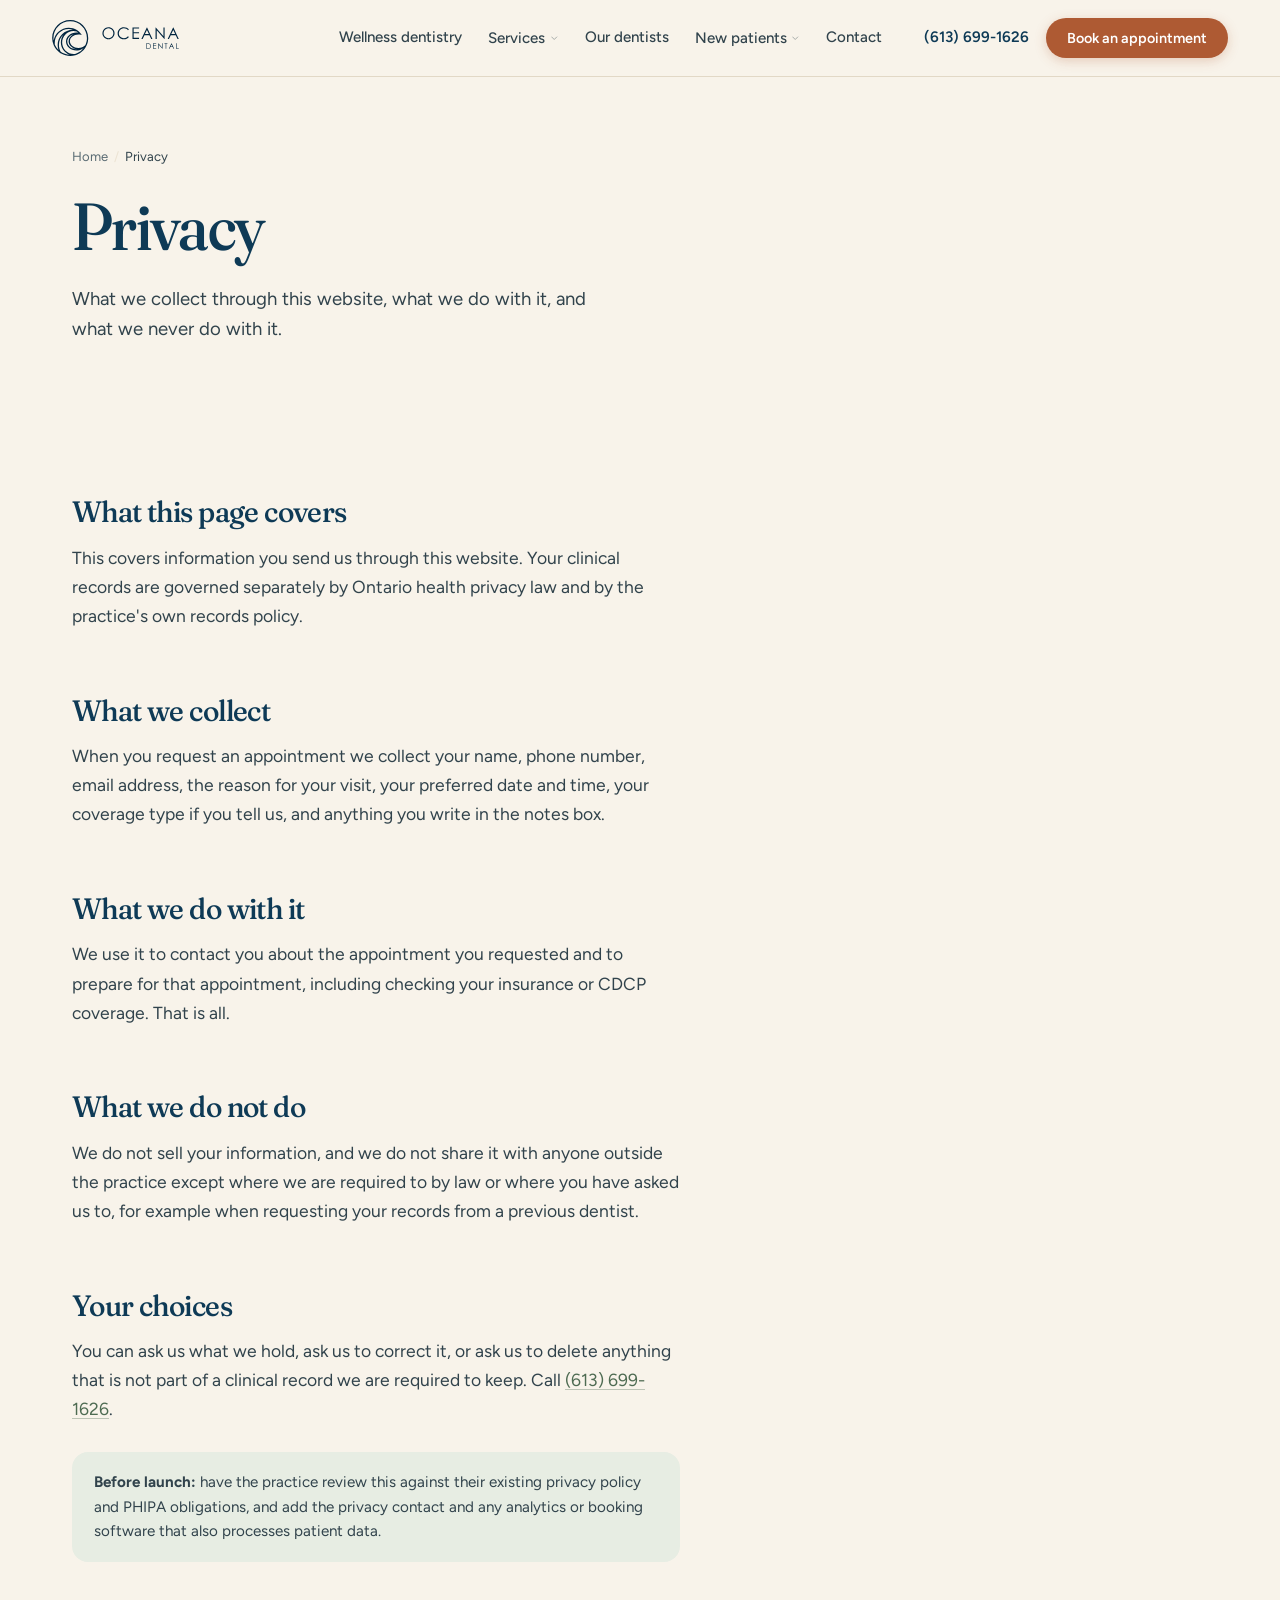
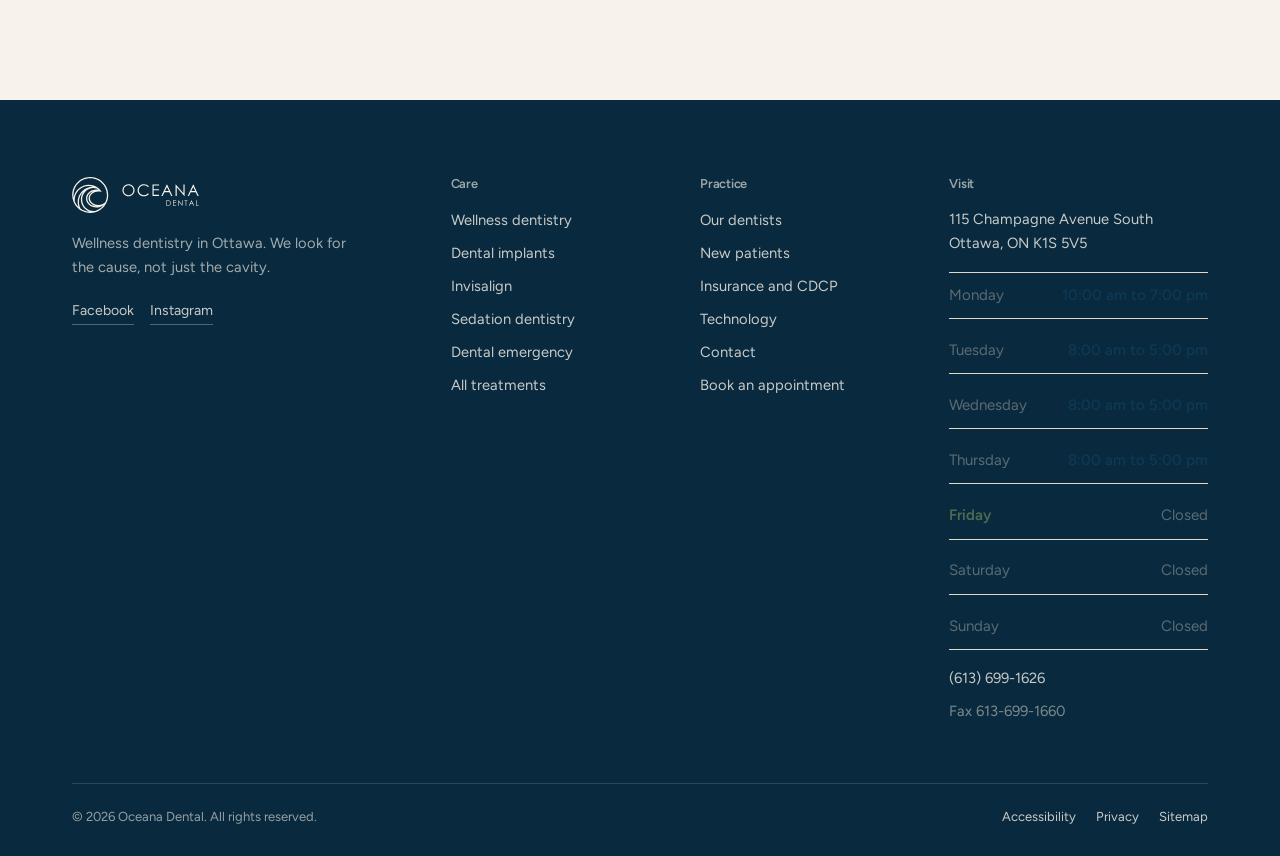
<file: privacy.html>
<!doctype html>
<html lang="en-CA">
<head>
<meta charset="utf-8">
<meta name="viewport" content="width=device-width,initial-scale=1">
<title>Privacy Policy | Oceana Dental</title>
<meta name="description" content="How Oceana Dental collects, uses and protects personal information submitted through this website.">
<link rel="canonical" href="https://oceanadental.ca/privacy.html">
<meta name="robots" content="noindex,nofollow">
<meta name="theme-color" content="#00243f">
<meta property="og:type" content="website">
<meta property="og:site_name" content="Oceana Dental">
<meta property="og:title" content="Privacy Policy | Oceana Dental">
<meta property="og:description" content="How Oceana Dental collects, uses and protects personal information submitted through this website.">
<meta property="og:url" content="https://oceanadental.ca/privacy.html">
<meta property="og:locale" content="en_CA">
<meta name="twitter:card" content="summary_large_image">
<link rel="icon" href="assets/img/favicon.1d375e16.svg" type="image/svg+xml">
<link rel="apple-touch-icon" href="assets/img/favicon.1d375e16.svg">
<link rel="preconnect" href="https://fonts.googleapis.com"><link rel="preconnect" href="https://fonts.gstatic.com" crossorigin><link rel="stylesheet" href="https://fonts.googleapis.com/css2?family=Fraunces:ital,opsz,wght@0,9..144,300..700;1,9..144,300..700&family=Figtree:wght@400;500;600;700&display=swap">
<link rel="stylesheet" href="assets/css/site.9e668e91.css">

<script>document.documentElement.setAttribute("data-intro","");</script>
<script type="application/ld+json">{"@context":"https://schema.org","@type":"Dentist","@id":"https://oceanadental.ca/#practice","name":"Oceana Dental","url":"https://oceanadental.ca","telephone":"(613) 699-1626","faxNumber":"613-699-1660","image":"https://oceanadental.ca/assets/img/logo.46053a9a.svg","priceRange":"$$","address":{"@type":"PostalAddress","streetAddress":"115 Champagne Avenue South","addressLocality":"Ottawa","addressRegion":"ON","postalCode":"K1S 5V5","addressCountry":"CA"},"geo":{"@type":"GeoCoordinates","latitude":45.3982055,"longitude":-75.7109552},"hasMap":"https://maps.app.goo.gl/BRhoStTDBjFMYJ9u7","sameAs":["https://www.facebook.com/oceanadental.ca","https://www.instagram.com/oceanadental/"],"openingHoursSpecification":[{"@type":"OpeningHoursSpecification","dayOfWeek":"https://schema.org/Monday","opens":"10:00","closes":"19:00"},{"@type":"OpeningHoursSpecification","dayOfWeek":"https://schema.org/Tuesday","opens":"08:00","closes":"17:00"},{"@type":"OpeningHoursSpecification","dayOfWeek":"https://schema.org/Wednesday","opens":"08:00","closes":"17:00"},{"@type":"OpeningHoursSpecification","dayOfWeek":"https://schema.org/Thursday","opens":"08:00","closes":"17:00"}],"areaServed":[{"@type":"City","name":"Ottawa"},{"@type":"City","name":"Nepean"},{"@type":"City","name":"Gatineau"}],"aggregateRating":{"@type":"AggregateRating","ratingValue":"4.8","reviewCount":"39","bestRating":"5"},"medicalSpecialty":"Dentistry","availableService":[{"@type":"MedicalProcedure","name":"Preventive dentistry"},{"@type":"MedicalProcedure","name":"Teeth cleaning"},{"@type":"MedicalProcedure","name":"Family dentistry"},{"@type":"MedicalProcedure","name":"Children's dentistry"},{"@type":"MedicalProcedure","name":"Seniors dentistry"},{"@type":"MedicalProcedure","name":"Students dentistry"},{"@type":"MedicalProcedure","name":"Oral cancer screening"},{"@type":"MedicalProcedure","name":"Mouth guards"},{"@type":"MedicalProcedure","name":"Thumb sucking"},{"@type":"MedicalProcedure","name":"Wellness dentistry"},{"@type":"MedicalProcedure","name":"Oral bacteria and biocompatibility testing"},{"@type":"MedicalProcedure","name":"Safe mercury amalgam removal (SMART)"},{"@type":"MedicalProcedure","name":"Sleep apnea and airway"},{"@type":"MedicalProcedure","name":"Bruxism and clenching"}]}</script>
<script type="application/ld+json">{"@context":"https://schema.org","@type":"BreadcrumbList","itemListElement":[{"@type":"ListItem","position":1,"name":"Home","item":"https://oceanadental.ca"},{"@type":"ListItem","position":2,"name":"Privacy","item":"https://oceanadental.ca/privacy.html"}]}</script>
</head>
<body>
<div class="guides" id="guides" aria-hidden="true"></div>
<a class="skip" href="#main">Skip to content</a>
<header class="hdr" id="hdr"><div class="hdr-in">
<a class="brand" href="index.html" aria-label="Oceana Dental, home"><svg class="lg" viewBox="0 0 211 60" width="134" height="38" role="img" aria-label="Oceana Dental"><title>Oceana Dental</title><path d="M93.7401 11.9757C96.6461 11.9757 99.0785 12.9438 101.037 14.8802C102.995 16.8165 103.974 19.2003 103.974 22.0316C103.974 24.8365 102.997 27.2161 101.043 29.1698C99.0895 31.1234 96.7078 32.1006 93.8966 32.1006C91.0509 32.1006 88.649 31.1283 86.6911 29.1829C84.7332 27.2376 83.7539 24.8842 83.7539 22.1228C83.7539 20.2819 84.1999 18.5759 85.092 17.004C85.984 15.4321 87.2001 14.2011 88.7404 13.3111C90.2807 12.4203 91.947 11.9757 93.7401 11.9757ZM93.8246 13.838C92.4048 13.838 91.0592 14.2073 89.7869 14.9459C88.5153 15.6845 87.5222 16.6796 86.8075 17.9313C86.0934 19.183 85.7361 20.5779 85.7361 22.1159C85.7361 24.3932 86.5263 26.3157 88.1074 27.8849C89.6886 29.4533 91.5938 30.2376 93.8239 30.2376C95.3136 30.2376 96.6919 29.8773 97.9593 29.1553C99.2267 28.434 100.215 27.4478 100.925 26.1961C101.635 24.9444 101.99 23.5544 101.99 22.0246C101.99 20.5039 101.635 19.1284 100.925 17.8988C100.215 16.6692 99.2156 15.6852 97.9267 14.9459C96.6378 14.208 95.2707 13.838 93.8246 13.838Z" fill="#00243f"></path><path d="M127.86 16.0136L126.347 17.1727C125.512 16.087 124.509 15.2647 123.339 14.7045C122.17 14.1444 120.885 13.8643 119.485 13.8643C117.954 13.8643 116.536 14.2315 115.232 14.9652C113.928 15.699 112.917 16.6845 112.199 17.9223C111.482 19.1595 111.123 20.5516 111.123 22.0973C111.123 24.4333 111.925 26.3828 113.53 27.9457C115.135 29.5087 117.158 30.2901 119.602 30.2901C122.29 30.2901 124.538 29.2396 126.347 27.138L127.86 28.2846C126.903 29.5004 125.709 30.4402 124.279 31.1048C122.848 31.7693 121.251 32.1013 119.485 32.1013C116.128 32.1013 113.48 30.9858 111.541 28.7535C109.915 26.869 109.102 24.5938 109.102 21.9278C109.102 19.1229 110.086 16.7633 112.056 14.8484C114.026 12.9335 116.493 11.9763 119.459 11.9763C121.251 11.9763 122.868 12.3304 124.312 13.0379C125.755 13.7453 126.938 14.737 127.86 16.0136Z" fill="#00243f"></path><path d="M133.883 12.4577H144.879V14.3332H135.801V20.3379H144.801V22.2134H135.801V29.7424H144.801V31.6179H133.883V12.4577Z" fill="#00243f"></path><path d="M158.2 12.4577L167.149 31.6186H165.077L162.059 25.3144H153.793L150.803 31.6186H148.664L157.731 12.4577H158.2ZM157.958 16.5282L154.67 23.4638H161.231L157.958 16.5282Z" fill="#00243f"></path><path d="M172.297 31.6186V12.4577H172.714L185.486 27.1456V12.4577H187.377V31.6186H186.946L174.28 17.1098V31.6186H172.297Z" fill="#00243f"></path><path d="M202.052 12.4577L211 31.6186H208.929L205.911 25.3144H197.644L194.655 31.6186H192.516L201.582 12.4577H202.052ZM201.81 16.5282L198.522 23.4638H205.082L201.81 16.5282Z" fill="#00243f"></path><path d="M156.836 47.9939V38.8619H158.732C160.1 38.8619 161.092 38.9719 161.71 39.1911C162.597 39.5016 163.291 40.0396 163.79 40.8052C164.289 41.5707 164.539 42.4836 164.539 43.5431C164.539 44.458 164.341 45.263 163.946 45.958C163.55 46.653 163.036 47.1668 162.404 47.4974C161.772 47.8286 160.886 47.9939 159.746 47.9939H156.836ZM157.712 47.1309H158.769C160.033 47.1309 160.91 47.052 161.399 46.895C162.086 46.6717 162.627 46.2699 163.021 45.689C163.415 45.1081 163.612 44.3978 163.612 43.5583C163.612 42.6772 163.399 41.9248 162.971 41.3004C162.544 40.6759 161.95 40.2478 161.187 40.0161C160.615 39.8426 159.672 39.7554 158.358 39.7554H157.711V47.1309H157.712Z" fill="#00243f"></path><path d="M168.152 38.8619H173.394V39.7561H169.067V42.6178H173.356V43.5119H169.067V47.1004H173.356V47.9939H168.152V38.8619Z" fill="#00243f"></path><path d="M176.809 47.9939V38.8619H177.007L183.094 45.8618V38.8619H183.995V47.9939H183.79L177.754 41.0784V47.9939H176.809Z" fill="#00243f"></path><path d="M187.148 39.7554V38.8612H192.159V39.7554H190.12V47.9939H189.187V39.7554H187.148Z" fill="#00243f"></path><path d="M199.049 38.8619L203.314 47.9939H202.327L200.889 44.9891H196.949L195.523 47.9939H194.504L198.825 38.8619H199.049ZM198.934 40.8017L197.366 44.1074H200.493L198.934 40.8017Z" fill="#00243f"></path><path d="M206.562 38.8619H207.477V47.1122H210.996V47.9939H206.562V38.8619Z" fill="#00243f"></path><path d="M30.0474 0C13.4776 0 8.54913e-05 13.457 8.54913e-05 29.9969C-0.00961053 34.0335 0.805548 38.0293 2.39639 41.7395C4.60016 46.8833 8.19322 51.3134 12.7732 54.536C13.4589 55.0243 14.2158 55.5001 15.0081 55.9648C22.152 60.0975 30.6866 61.1072 38.6 58.7566C40.2594 58.269 41.871 57.6335 43.4161 56.8576C44.6842 56.231 45.9031 55.5111 47.0639 54.7034C50.72 52.1882 53.7763 48.9005 56.0168 45.0735C56.4102 44.3888 56.7793 43.7042 57.1069 43.0258C57.7821 41.6226 58.3501 40.1704 58.8058 38.6814C59.0627 37.8481 59.283 36.9788 59.4616 36.1102C59.6403 35.2409 59.7899 34.3371 59.891 33.4201C60.0233 32.2839 60.0884 31.1414 60.0877 29.9976C60.0884 13.457 46.6116 0 30.0474 0ZM4.47064 41.1033C4.35637 40.1731 4.30096 39.2368 4.30373 38.2997C4.30373 25.4561 14.7706 15.0109 27.6337 15.0109C29.9954 15.0047 32.3432 15.3615 34.5962 16.0697C20.5473 16.0697 9.12058 27.4852 9.12058 41.5134C9.11227 44.3584 9.59015 47.1848 10.5327 49.8694C7.96675 47.3632 5.90912 44.3868 4.47064 41.1033ZM14.2879 52.9648C8.83108 43.3066 10.9504 31.1463 19.354 23.8967C16.1917 27.7237 14.4693 32.5349 14.4846 37.4961C14.4846 46.8349 20.564 54.9648 29.1588 57.8334C23.8364 57.6729 18.6725 55.9828 14.2879 52.9648ZM48.6201 50.7505C47.7101 51.5658 46.7467 52.3196 45.7355 53.0063L45.6877 53.0423C43.3669 54.6252 40.8155 55.8417 38.1241 56.6487C37.4025 56.7331 36.676 56.7753 35.9488 56.7739C25.3032 56.7739 16.6426 48.1267 16.6426 37.4961C16.6426 27.194 25.029 18.5517 35.3109 18.2301C37.149 18.2861 38.9732 18.56 40.7469 19.0454C41.6791 19.681 42.5635 20.3829 43.3939 21.1464C42.3495 20.9742 41.2934 20.8884 40.2351 20.8898C30.7697 20.8898 23.0683 27.6152 23.0683 35.8882C23.0683 44.1613 30.7697 50.8929 40.2351 50.8929C43.6384 50.8929 46.9288 50.0236 49.7421 48.375C50.3058 48.0548 50.8474 47.6972 51.3634 47.3037C51.4818 47.2256 51.5954 47.1398 51.7034 47.0472C51.9064 46.958 52.1031 46.8625 52.2997 46.7616C51.2055 48.209 49.9734 49.5444 48.6201 50.7505ZM35.8532 23.5986C30.7503 25.8897 27.3588 30.324 27.3588 35.3537C27.3588 42.2284 33.7132 47.9116 41.8668 48.6675C41.3301 48.7152 40.7878 48.7394 40.2337 48.7394C31.9603 48.7394 25.2243 42.9781 25.2243 35.8896C25.225 30.1096 29.7073 25.2113 35.8532 23.5986ZM57.9248 30.6573V30.6746C57.9013 31.6089 57.8299 32.5439 57.7164 33.4484L57.7046 33.5556V33.5612C57.609 34.3454 57.474 35.1241 57.2987 35.8945C57.0432 37.1033 56.7031 38.2928 56.28 39.4539L56.2024 39.5369V39.6621C55.9406 40.382 55.6359 41.0963 55.2785 41.846C55.0991 42.0548 54.8969 42.263 54.6704 42.4829C54.4758 42.6759 54.2708 42.8591 54.0561 43.0306C53.2202 43.7409 52.3018 44.3487 51.3204 44.8397C51.1002 44.9469 50.8862 45.0534 50.6473 45.1551C50.4623 45.2443 50.2657 45.3211 50.0572 45.411C48.039 46.2028 45.8893 46.6046 43.7208 46.5949C35.9072 46.5949 29.5529 41.5542 29.5529 35.3523C29.5529 29.1567 35.9072 24.1152 43.7208 24.1152C44.6468 24.1138 45.5721 24.1851 46.487 24.3296C46.6719 24.3593 46.8506 24.3891 47.0286 24.4243C47.3506 24.4838 47.6664 24.5557 47.9767 24.6332L49.3715 24.9783L48.5612 23.7999C48.2627 23.3711 47.9414 22.9368 47.5896 22.5018C47.5591 22.4555 47.5251 22.4119 47.4877 22.3711C46.595 21.2563 45.606 20.2225 44.5311 19.2819C44.3587 19.1215 44.1793 18.9666 44.0006 18.8179C43.2651 18.1997 42.4957 17.6236 41.6951 17.0925C41.5046 16.9673 41.3134 16.8421 41.1285 16.7294C37.086 14.1942 32.4077 12.8512 27.6337 12.856C15.0691 12.856 4.45333 22.1643 2.48088 34.2347C2.26549 32.8323 2.15814 31.416 2.15884 29.9969C2.15884 14.6471 14.6702 2.15419 30.0481 2.15419C45.4204 2.15419 57.9317 14.6471 57.9317 29.9969C57.9304 30.223 57.9304 30.4367 57.9248 30.6573Z" fill="#00243f"></path></svg></a>
<nav class="nav" aria-label="Main">
<a href="wellness-dentistry.html">Wellness dentistry</a>
<div class="dd"><button type="button" aria-expanded="false" aria-controls="dd-svc">Services <svg class="car" viewBox="0 0 20 20" width="12" height="12" aria-hidden="true" focusable="false"><path d="M4 7l6 6 6-6" stroke="currentColor" stroke-width="1.9" fill="none" stroke-linecap="round" stroke-linejoin="round"/></svg></button>
<div class="dd-p wide" id="dd-svc"><a href="wellness-dentistry.html">Wellness dentistry<span>Root-cause care for your whole body</span></a><a href="dental-implants.html">Dental implants<span>Replace a missing tooth for good</span></a><a href="invisalign.html">Invisalign<span>Straighten teeth without brackets</span></a><a href="emergency-dentist.html">Emergency dentistry<span>In pain today? Start here</span></a><a href="sedation-dentistry.html">Sedation dentistry<span>IV sedation with Dr. Silver</span></a><a href="services.html#family-dentist">Family dentistry<span>Care for every age, under one roof</span></a><div class="dd-all"><a href="services.html"><strong>All 38 services</strong><span>The full list, grouped by what you need</span></a></div></div></div>
<a href="dentists.html">Our dentists</a>
<div class="dd"><button type="button" aria-expanded="false" aria-controls="dd-np">New patients <svg class="car" viewBox="0 0 20 20" width="12" height="12" aria-hidden="true" focusable="false"><path d="M4 7l6 6 6-6" stroke="currentColor" stroke-width="1.9" fill="none" stroke-linecap="round" stroke-linejoin="round"/></svg></button>
<div class="dd-p" id="dd-np"><a href="new-patients.html#first-visit">Your first visit<span>What the comprehensive exam covers</span></a><a href="new-patients.html#insurance">Insurance and CDCP<span>Insurance, CDCP and paying yourself</span></a><a href="new-patients.html#technology">Our technology<span>iTero, AIRFLOW, lasers, digital X-ray</span></a><a href="new-patients.html#comfort">Comfort and anxiety<span>How we handle dental anxiety</span></a><div class="dd-all"><a href="new-patients.html"><strong>New patient guide</strong><span>Everything before your first visit</span></a></div></div></div>
<a href="contact.html">Contact</a>
</nav>
<div class="hdr-cta">
<a class="hdr-tel" href="tel:+16136991626">(613) 699-1626</a>
<a class="btn btn-a btn-sm" href="book.html">Book an appointment</a>
</div>
<button class="burger" id="burger" aria-expanded="false" aria-controls="drawer" aria-label="Menu">
<i></i><i></i><i></i></button>
</div></header>
<div class="drawer" id="drawer" hidden>
<a href="index.html">Home</a>
<a href="wellness-dentistry.html">Wellness dentistry</a>
<details><summary>Services</summary><div class="sub"><a href="wellness-dentistry.html">Wellness dentistry</a><a href="dental-implants.html">Dental implants</a><a href="invisalign.html">Invisalign</a><a href="emergency-dentist.html">Emergency dentistry</a><a href="sedation-dentistry.html">Sedation dentistry</a><a href="services.html#family-dentist">Family dentistry</a><a href="services.html">All 38 services</a></div></details>
<a href="dentists.html">Our dentists</a>
<details><summary>New patients</summary><div class="sub"><a href="new-patients.html#first-visit">Your first visit</a><a href="new-patients.html#insurance">Insurance and CDCP</a><a href="new-patients.html#technology">Our technology</a><a href="new-patients.html#comfort">Comfort and anxiety</a><a href="new-patients.html">New patient guide</a></div></details>
<a href="emergency-dentist.html">Dental emergency</a>
<a href="contact.html">Contact</a>
<div class="btns">
<a class="btn btn-a btn-lg" href="book.html"><svg viewBox="0 0 20 20" width="20" height="20" aria-hidden="true" focusable="false"><rect x="2.5" y="4" width="15" height="14" rx="2.4" stroke="currentColor" stroke-width="1.5" fill="none"/><path d="M2.5 8h15M6.5 2v3.4M13.5 2v3.4" stroke="currentColor" stroke-width="1.5" stroke-linecap="round"/><circle cx="7" cy="12" r="1.1" fill="currentColor"/><circle cx="10" cy="12" r="1.1" fill="currentColor"/><circle cx="13" cy="12" r="1.1" fill="currentColor"/></svg> Book an appointment</a>
<a class="btn btn-b btn-lg" href="tel:+16136991626"><svg viewBox="0 0 20 20" width="20" height="20" aria-hidden="true" focusable="false"><path d="M2.5 4.6c0-1.2 1-2.1 2.1-2.1h1.9c.9 0 1.7.6 1.9 1.5l.6 2.3c.2.7-.1 1.5-.7 1.9l-1.1.8a11.7 11.7 0 0 0 5.3 5.3l.8-1.1c.4-.6 1.2-.9 1.9-.7l2.3.6c.9.2 1.5 1 1.5 1.9v1.9c0 1.2-1 2.1-2.1 2.1h-.9C8.2 19 1 11.8 1 5.5v-.9Z" fill="currentColor"/></svg> (613) 699-1626</a>
</div></div>
<main id="main">

<section class="opener"><div class="wrap"><div class="crumb"><a href="index.html">Home</a><span>/</span><span>Privacy</span></div>
<h1>Privacy</h1><p class="lede">What we collect through this website, what we do with it, and what we never do with it.</p></div></section>
<section class="sec"><div class="wrap"><div class="prose">
<h2>What this page covers</h2>
<p>This covers information you send us through this website. Your clinical records are governed
separately by Ontario health privacy law and by the practice's own records policy.</p>
<h2>What we collect</h2>
<p>When you request an appointment we collect your name, phone number, email address, the reason for
your visit, your preferred date and time, your coverage type if you tell us, and anything you write
in the notes box.</p>
<h2>What we do with it</h2>
<p>We use it to contact you about the appointment you requested and to prepare for that appointment,
including checking your insurance or CDCP coverage. That is all.</p>
<h2>What we do not do</h2>
<p>We do not sell your information, and we do not share it with anyone outside the practice except
where we are required to by law or where you have asked us to, for example when requesting your
records from a previous dentist.</p>
<h2>Your choices</h2>
<p>You can ask us what we hold, ask us to correct it, or ask us to delete anything that is not part
of a clinical record we are required to keep. Call <a href="tel:+16136991626">(613) 699-1626</a>.</p>
<div class="note"><b>Before launch:</b> have the practice review this against
their existing privacy policy and PHIPA obligations, and add the privacy contact and any analytics
or booking software that also processes patient data.</div>
</div></div></section>
</main>
<footer class="ftr"><div class="wrap">
<div class="ftr-g">
<div class="ftr-brand"><a class="brand" href="index.html" aria-label="Oceana Dental, home"><svg class="lg" viewBox="0 0 211 60" width="134" height="38" role="img" aria-label="Oceana Dental"><title>Oceana Dental</title><path d="M93.7401 11.9757C96.6461 11.9757 99.0785 12.9438 101.037 14.8802C102.995 16.8165 103.974 19.2003 103.974 22.0316C103.974 24.8365 102.997 27.2161 101.043 29.1698C99.0895 31.1234 96.7078 32.1006 93.8966 32.1006C91.0509 32.1006 88.649 31.1283 86.6911 29.1829C84.7332 27.2376 83.7539 24.8842 83.7539 22.1228C83.7539 20.2819 84.1999 18.5759 85.092 17.004C85.984 15.4321 87.2001 14.2011 88.7404 13.3111C90.2807 12.4203 91.947 11.9757 93.7401 11.9757ZM93.8246 13.838C92.4048 13.838 91.0592 14.2073 89.7869 14.9459C88.5153 15.6845 87.5222 16.6796 86.8075 17.9313C86.0934 19.183 85.7361 20.5779 85.7361 22.1159C85.7361 24.3932 86.5263 26.3157 88.1074 27.8849C89.6886 29.4533 91.5938 30.2376 93.8239 30.2376C95.3136 30.2376 96.6919 29.8773 97.9593 29.1553C99.2267 28.434 100.215 27.4478 100.925 26.1961C101.635 24.9444 101.99 23.5544 101.99 22.0246C101.99 20.5039 101.635 19.1284 100.925 17.8988C100.215 16.6692 99.2156 15.6852 97.9267 14.9459C96.6378 14.208 95.2707 13.838 93.8246 13.838Z" fill="#ffffff"></path><path d="M127.86 16.0136L126.347 17.1727C125.512 16.087 124.509 15.2647 123.339 14.7045C122.17 14.1444 120.885 13.8643 119.485 13.8643C117.954 13.8643 116.536 14.2315 115.232 14.9652C113.928 15.699 112.917 16.6845 112.199 17.9223C111.482 19.1595 111.123 20.5516 111.123 22.0973C111.123 24.4333 111.925 26.3828 113.53 27.9457C115.135 29.5087 117.158 30.2901 119.602 30.2901C122.29 30.2901 124.538 29.2396 126.347 27.138L127.86 28.2846C126.903 29.5004 125.709 30.4402 124.279 31.1048C122.848 31.7693 121.251 32.1013 119.485 32.1013C116.128 32.1013 113.48 30.9858 111.541 28.7535C109.915 26.869 109.102 24.5938 109.102 21.9278C109.102 19.1229 110.086 16.7633 112.056 14.8484C114.026 12.9335 116.493 11.9763 119.459 11.9763C121.251 11.9763 122.868 12.3304 124.312 13.0379C125.755 13.7453 126.938 14.737 127.86 16.0136Z" fill="#ffffff"></path><path d="M133.883 12.4577H144.879V14.3332H135.801V20.3379H144.801V22.2134H135.801V29.7424H144.801V31.6179H133.883V12.4577Z" fill="#ffffff"></path><path d="M158.2 12.4577L167.149 31.6186H165.077L162.059 25.3144H153.793L150.803 31.6186H148.664L157.731 12.4577H158.2ZM157.958 16.5282L154.67 23.4638H161.231L157.958 16.5282Z" fill="#ffffff"></path><path d="M172.297 31.6186V12.4577H172.714L185.486 27.1456V12.4577H187.377V31.6186H186.946L174.28 17.1098V31.6186H172.297Z" fill="#ffffff"></path><path d="M202.052 12.4577L211 31.6186H208.929L205.911 25.3144H197.644L194.655 31.6186H192.516L201.582 12.4577H202.052ZM201.81 16.5282L198.522 23.4638H205.082L201.81 16.5282Z" fill="#ffffff"></path><path d="M156.836 47.9939V38.8619H158.732C160.1 38.8619 161.092 38.9719 161.71 39.1911C162.597 39.5016 163.291 40.0396 163.79 40.8052C164.289 41.5707 164.539 42.4836 164.539 43.5431C164.539 44.458 164.341 45.263 163.946 45.958C163.55 46.653 163.036 47.1668 162.404 47.4974C161.772 47.8286 160.886 47.9939 159.746 47.9939H156.836ZM157.712 47.1309H158.769C160.033 47.1309 160.91 47.052 161.399 46.895C162.086 46.6717 162.627 46.2699 163.021 45.689C163.415 45.1081 163.612 44.3978 163.612 43.5583C163.612 42.6772 163.399 41.9248 162.971 41.3004C162.544 40.6759 161.95 40.2478 161.187 40.0161C160.615 39.8426 159.672 39.7554 158.358 39.7554H157.711V47.1309H157.712Z" fill="#ffffff"></path><path d="M168.152 38.8619H173.394V39.7561H169.067V42.6178H173.356V43.5119H169.067V47.1004H173.356V47.9939H168.152V38.8619Z" fill="#ffffff"></path><path d="M176.809 47.9939V38.8619H177.007L183.094 45.8618V38.8619H183.995V47.9939H183.79L177.754 41.0784V47.9939H176.809Z" fill="#ffffff"></path><path d="M187.148 39.7554V38.8612H192.159V39.7554H190.12V47.9939H189.187V39.7554H187.148Z" fill="#ffffff"></path><path d="M199.049 38.8619L203.314 47.9939H202.327L200.889 44.9891H196.949L195.523 47.9939H194.504L198.825 38.8619H199.049ZM198.934 40.8017L197.366 44.1074H200.493L198.934 40.8017Z" fill="#ffffff"></path><path d="M206.562 38.8619H207.477V47.1122H210.996V47.9939H206.562V38.8619Z" fill="#ffffff"></path><path d="M30.0474 0C13.4776 0 8.54913e-05 13.457 8.54913e-05 29.9969C-0.00961053 34.0335 0.805548 38.0293 2.39639 41.7395C4.60016 46.8833 8.19322 51.3134 12.7732 54.536C13.4589 55.0243 14.2158 55.5001 15.0081 55.9648C22.152 60.0975 30.6866 61.1072 38.6 58.7566C40.2594 58.269 41.871 57.6335 43.4161 56.8576C44.6842 56.231 45.9031 55.5111 47.0639 54.7034C50.72 52.1882 53.7763 48.9005 56.0168 45.0735C56.4102 44.3888 56.7793 43.7042 57.1069 43.0258C57.7821 41.6226 58.3501 40.1704 58.8058 38.6814C59.0627 37.8481 59.283 36.9788 59.4616 36.1102C59.6403 35.2409 59.7899 34.3371 59.891 33.4201C60.0233 32.2839 60.0884 31.1414 60.0877 29.9976C60.0884 13.457 46.6116 0 30.0474 0ZM4.47064 41.1033C4.35637 40.1731 4.30096 39.2368 4.30373 38.2997C4.30373 25.4561 14.7706 15.0109 27.6337 15.0109C29.9954 15.0047 32.3432 15.3615 34.5962 16.0697C20.5473 16.0697 9.12058 27.4852 9.12058 41.5134C9.11227 44.3584 9.59015 47.1848 10.5327 49.8694C7.96675 47.3632 5.90912 44.3868 4.47064 41.1033ZM14.2879 52.9648C8.83108 43.3066 10.9504 31.1463 19.354 23.8967C16.1917 27.7237 14.4693 32.5349 14.4846 37.4961C14.4846 46.8349 20.564 54.9648 29.1588 57.8334C23.8364 57.6729 18.6725 55.9828 14.2879 52.9648ZM48.6201 50.7505C47.7101 51.5658 46.7467 52.3196 45.7355 53.0063L45.6877 53.0423C43.3669 54.6252 40.8155 55.8417 38.1241 56.6487C37.4025 56.7331 36.676 56.7753 35.9488 56.7739C25.3032 56.7739 16.6426 48.1267 16.6426 37.4961C16.6426 27.194 25.029 18.5517 35.3109 18.2301C37.149 18.2861 38.9732 18.56 40.7469 19.0454C41.6791 19.681 42.5635 20.3829 43.3939 21.1464C42.3495 20.9742 41.2934 20.8884 40.2351 20.8898C30.7697 20.8898 23.0683 27.6152 23.0683 35.8882C23.0683 44.1613 30.7697 50.8929 40.2351 50.8929C43.6384 50.8929 46.9288 50.0236 49.7421 48.375C50.3058 48.0548 50.8474 47.6972 51.3634 47.3037C51.4818 47.2256 51.5954 47.1398 51.7034 47.0472C51.9064 46.958 52.1031 46.8625 52.2997 46.7616C51.2055 48.209 49.9734 49.5444 48.6201 50.7505ZM35.8532 23.5986C30.7503 25.8897 27.3588 30.324 27.3588 35.3537C27.3588 42.2284 33.7132 47.9116 41.8668 48.6675C41.3301 48.7152 40.7878 48.7394 40.2337 48.7394C31.9603 48.7394 25.2243 42.9781 25.2243 35.8896C25.225 30.1096 29.7073 25.2113 35.8532 23.5986ZM57.9248 30.6573V30.6746C57.9013 31.6089 57.8299 32.5439 57.7164 33.4484L57.7046 33.5556V33.5612C57.609 34.3454 57.474 35.1241 57.2987 35.8945C57.0432 37.1033 56.7031 38.2928 56.28 39.4539L56.2024 39.5369V39.6621C55.9406 40.382 55.6359 41.0963 55.2785 41.846C55.0991 42.0548 54.8969 42.263 54.6704 42.4829C54.4758 42.6759 54.2708 42.8591 54.0561 43.0306C53.2202 43.7409 52.3018 44.3487 51.3204 44.8397C51.1002 44.9469 50.8862 45.0534 50.6473 45.1551C50.4623 45.2443 50.2657 45.3211 50.0572 45.411C48.039 46.2028 45.8893 46.6046 43.7208 46.5949C35.9072 46.5949 29.5529 41.5542 29.5529 35.3523C29.5529 29.1567 35.9072 24.1152 43.7208 24.1152C44.6468 24.1138 45.5721 24.1851 46.487 24.3296C46.6719 24.3593 46.8506 24.3891 47.0286 24.4243C47.3506 24.4838 47.6664 24.5557 47.9767 24.6332L49.3715 24.9783L48.5612 23.7999C48.2627 23.3711 47.9414 22.9368 47.5896 22.5018C47.5591 22.4555 47.5251 22.4119 47.4877 22.3711C46.595 21.2563 45.606 20.2225 44.5311 19.2819C44.3587 19.1215 44.1793 18.9666 44.0006 18.8179C43.2651 18.1997 42.4957 17.6236 41.6951 17.0925C41.5046 16.9673 41.3134 16.8421 41.1285 16.7294C37.086 14.1942 32.4077 12.8512 27.6337 12.856C15.0691 12.856 4.45333 22.1643 2.48088 34.2347C2.26549 32.8323 2.15814 31.416 2.15884 29.9969C2.15884 14.6471 14.6702 2.15419 30.0481 2.15419C45.4204 2.15419 57.9317 14.6471 57.9317 29.9969C57.9304 30.223 57.9304 30.4367 57.9248 30.6573Z" fill="#ffffff"></path></svg></a>
<p>Wellness dentistry in Ottawa. We look for the cause, not just the cavity.</p>
<div class="soc"><a href="https://www.facebook.com/oceanadental.ca" rel="noopener" target="_blank">Facebook</a>
<a href="https://www.instagram.com/oceanadental/" rel="noopener" target="_blank">Instagram</a></div></div>

<div><h2>Care</h2><ul>
<li><a href="wellness-dentistry.html">Wellness dentistry</a></li>
<li><a href="dental-implants.html">Dental implants</a></li>
<li><a href="invisalign.html">Invisalign</a></li>
<li><a href="sedation-dentistry.html">Sedation dentistry</a></li>
<li><a href="emergency-dentist.html">Dental emergency</a></li>
<li><a href="services.html">All treatments</a></li></ul></div>

<div><h2>Practice</h2><ul>
<li><a href="dentists.html">Our dentists</a></li>
<li><a href="new-patients.html">New patients</a></li>
<li><a href="new-patients.html#insurance">Insurance and CDCP</a></li>
<li><a href="new-patients.html#technology">Technology</a></li>
<li><a href="contact.html">Contact</a></li>
<li><a href="book.html">Book an appointment</a></li></ul></div>

<div><h2>Visit</h2>
<address class="addr" style="font-size:.92rem;color:rgba(240,233,220,.78);margin-bottom:1rem">
<a href="https://maps.app.goo.gl/BRhoStTDBjFMYJ9u7" rel="noopener" target="_blank">115 Champagne Avenue South<br>Ottawa, ON K1S 5V5</a></address>
<ul class="hours" style="margin-bottom:1rem"><li data-d="0"><b>Monday</b> <span>10:00 am to 7:00 pm</span></li><li data-d="1"><b>Tuesday</b> <span>8:00 am to 5:00 pm</span></li><li data-d="2"><b>Wednesday</b> <span>8:00 am to 5:00 pm</span></li><li data-d="3"><b>Thursday</b> <span>8:00 am to 5:00 pm</span></li><li class="shut" data-d="4"><b>Friday</b> <span>Closed</span></li><li class="shut" data-d="5"><b>Saturday</b> <span>Closed</span></li><li class="shut" data-d="6"><b>Sunday</b> <span>Closed</span></li></ul>
<ul><li><a href="tel:+16136991626">(613) 699-1626</a></li>
<li style="color:rgba(240,233,220,.5)">Fax 613-699-1660</li></ul></div>
</div>
<div class="ftr-b"><span>&copy; 2026 Oceana Dental. All rights reserved.</span>
<nav aria-label="Legal"><a href="accessibility.html">Accessibility</a><a href="privacy.html">Privacy</a>
<a href="sitemap.html">Sitemap</a></nav></div></div></footer>
<div class="bar"><a class="t" href="tel:+16136991626">Call</a><a class="b" href="book.html">Book</a></div>
<script src="assets/js/site.5d3785af.js" defer></script>

</body>
</html>
</file>
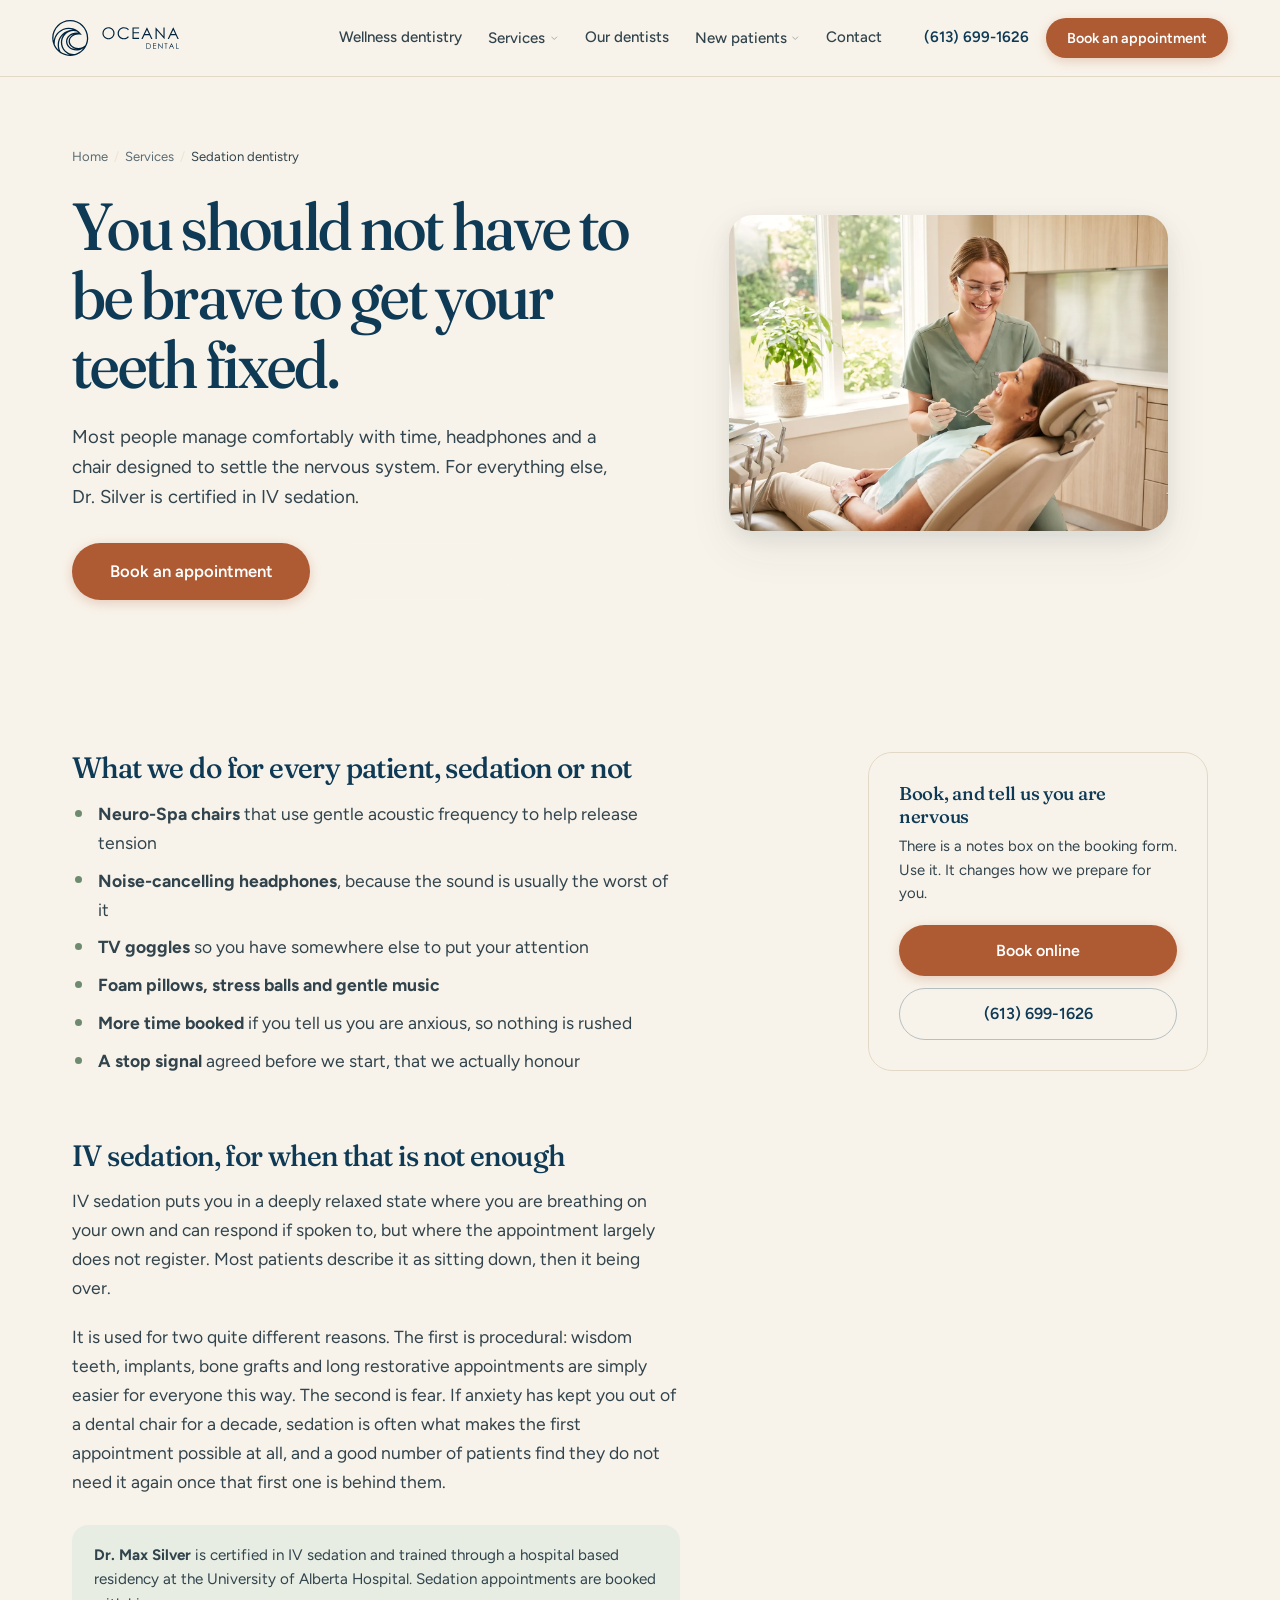
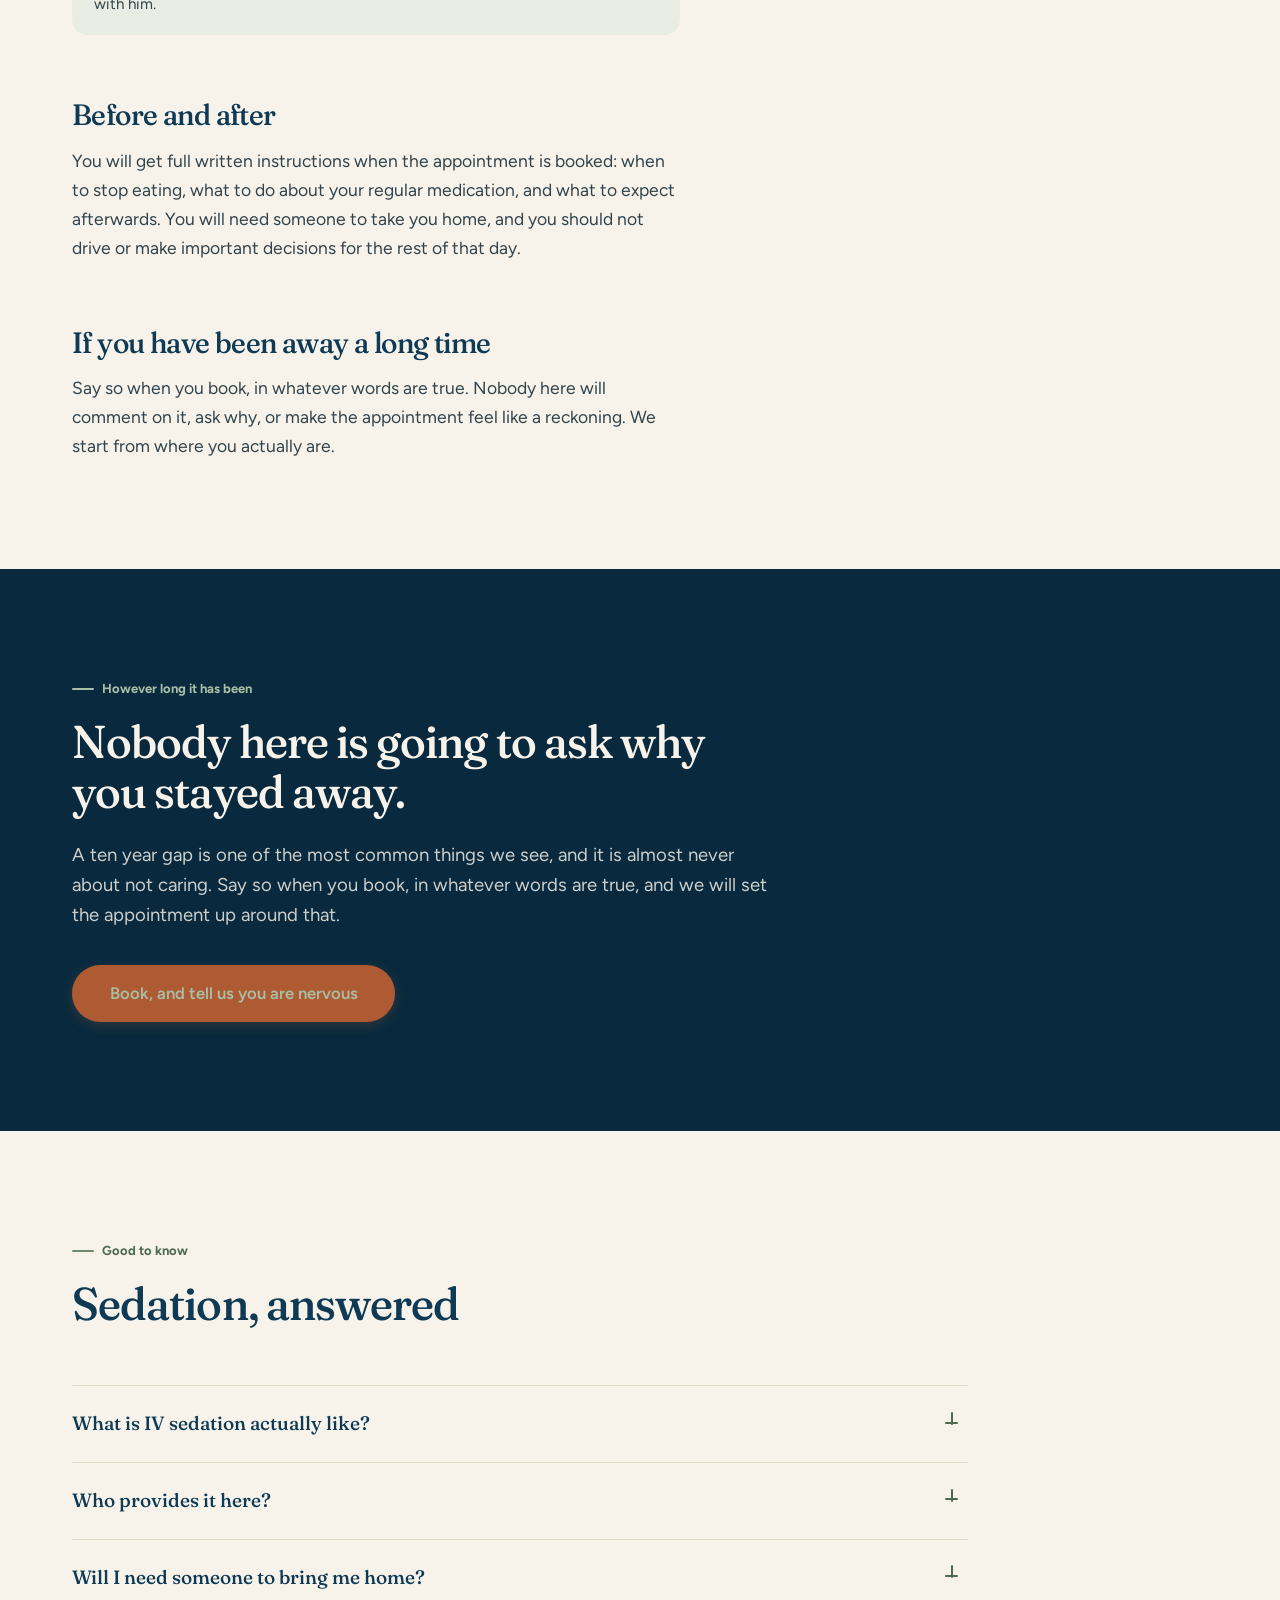
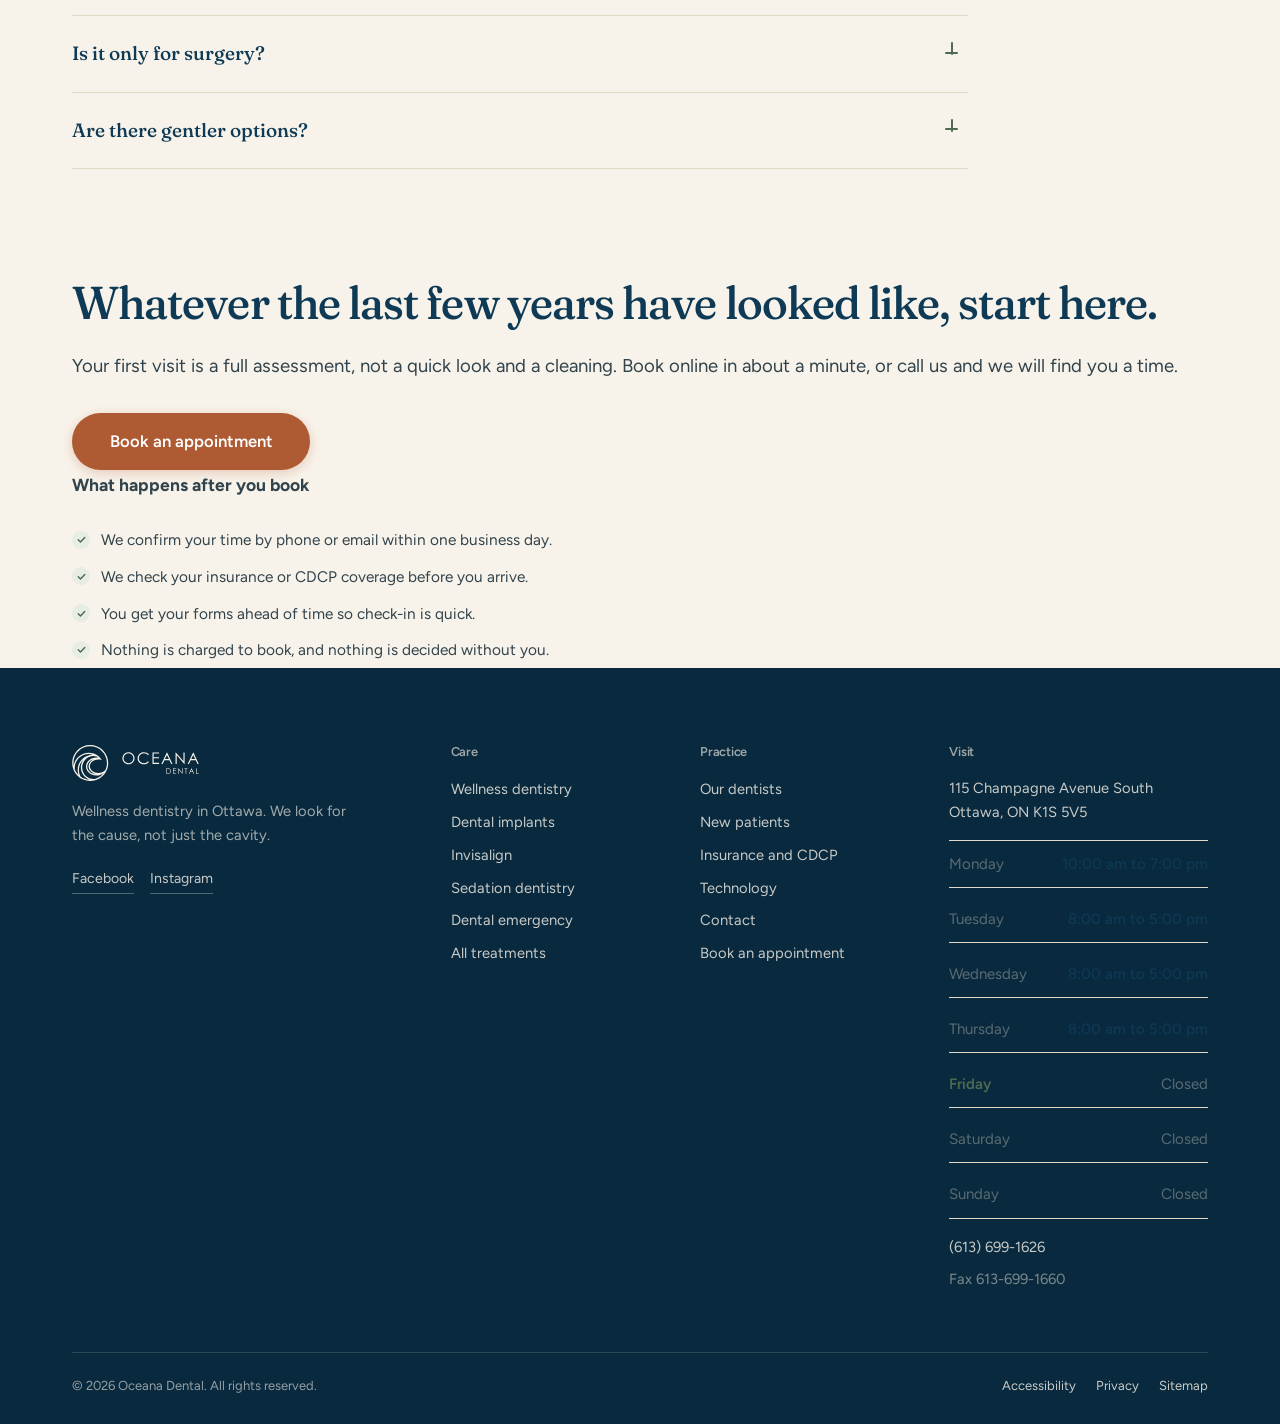
<file: sedation-dentistry.html>
<!doctype html>
<html lang="en-CA">
<head>
<meta charset="utf-8">
<meta name="viewport" content="width=device-width,initial-scale=1">
<title>Sedation Dentistry in Ottawa | IV Sedation at Oceana Dental</title>
<meta name="description" content="IV sedation with Dr. Max Silver at Oceana Dental in Ottawa, plus the comfort options we use for every patient. For dental anxiety and longer procedures.">
<link rel="canonical" href="https://oceanadental.ca/sedation-dentistry.html">
<meta name="robots" content="noindex,nofollow">
<meta name="theme-color" content="#00243f">
<meta property="og:type" content="website">
<meta property="og:site_name" content="Oceana Dental">
<meta property="og:title" content="Sedation Dentistry in Ottawa | IV Sedation at Oceana Dental">
<meta property="og:description" content="IV sedation with Dr. Max Silver at Oceana Dental in Ottawa, plus the comfort options we use for every patient. For dental anxiety and longer procedures.">
<meta property="og:url" content="https://oceanadental.ca/sedation-dentistry.html">
<meta property="og:locale" content="en_CA">
<meta name="twitter:card" content="summary_large_image">
<link rel="icon" href="assets/img/favicon.1d375e16.svg" type="image/svg+xml">
<link rel="apple-touch-icon" href="assets/img/favicon.1d375e16.svg">
<link rel="preconnect" href="https://fonts.googleapis.com"><link rel="preconnect" href="https://fonts.gstatic.com" crossorigin><link rel="stylesheet" href="https://fonts.googleapis.com/css2?family=Fraunces:ital,opsz,wght@0,9..144,300..700;1,9..144,300..700&family=Figtree:wght@400;500;600;700&display=swap">
<link rel="stylesheet" href="assets/css/site.9e668e91.css">

<script>document.documentElement.setAttribute("data-intro","");</script>
<script type="application/ld+json">{"@context":"https://schema.org","@type":"Dentist","@id":"https://oceanadental.ca/#practice","name":"Oceana Dental","url":"https://oceanadental.ca","telephone":"(613) 699-1626","faxNumber":"613-699-1660","image":"https://oceanadental.ca/assets/img/logo.46053a9a.svg","priceRange":"$$","address":{"@type":"PostalAddress","streetAddress":"115 Champagne Avenue South","addressLocality":"Ottawa","addressRegion":"ON","postalCode":"K1S 5V5","addressCountry":"CA"},"geo":{"@type":"GeoCoordinates","latitude":45.3982055,"longitude":-75.7109552},"hasMap":"https://maps.app.goo.gl/BRhoStTDBjFMYJ9u7","sameAs":["https://www.facebook.com/oceanadental.ca","https://www.instagram.com/oceanadental/"],"openingHoursSpecification":[{"@type":"OpeningHoursSpecification","dayOfWeek":"https://schema.org/Monday","opens":"10:00","closes":"19:00"},{"@type":"OpeningHoursSpecification","dayOfWeek":"https://schema.org/Tuesday","opens":"08:00","closes":"17:00"},{"@type":"OpeningHoursSpecification","dayOfWeek":"https://schema.org/Wednesday","opens":"08:00","closes":"17:00"},{"@type":"OpeningHoursSpecification","dayOfWeek":"https://schema.org/Thursday","opens":"08:00","closes":"17:00"}],"areaServed":[{"@type":"City","name":"Ottawa"},{"@type":"City","name":"Nepean"},{"@type":"City","name":"Gatineau"}],"aggregateRating":{"@type":"AggregateRating","ratingValue":"4.8","reviewCount":"39","bestRating":"5"},"medicalSpecialty":"Dentistry","availableService":[{"@type":"MedicalProcedure","name":"Preventive dentistry"},{"@type":"MedicalProcedure","name":"Teeth cleaning"},{"@type":"MedicalProcedure","name":"Family dentistry"},{"@type":"MedicalProcedure","name":"Children's dentistry"},{"@type":"MedicalProcedure","name":"Seniors dentistry"},{"@type":"MedicalProcedure","name":"Students dentistry"},{"@type":"MedicalProcedure","name":"Oral cancer screening"},{"@type":"MedicalProcedure","name":"Mouth guards"},{"@type":"MedicalProcedure","name":"Thumb sucking"},{"@type":"MedicalProcedure","name":"Wellness dentistry"},{"@type":"MedicalProcedure","name":"Oral bacteria and biocompatibility testing"},{"@type":"MedicalProcedure","name":"Safe mercury amalgam removal (SMART)"},{"@type":"MedicalProcedure","name":"Sleep apnea and airway"},{"@type":"MedicalProcedure","name":"Bruxism and clenching"}]}</script>
<script type="application/ld+json">{"@context":"https://schema.org","@type":"FAQPage","mainEntity":[{"@type":"Question","name":"What is IV sedation actually like?","acceptedAnswer":{"@type":"Answer","text":"You are not unconscious, but you are deeply relaxed and most people remember very little of the appointment afterwards. You breathe on your own and you can respond if we speak to you. It is monitored throughout."}},{"@type":"Question","name":"Who provides it here?","acceptedAnswer":{"@type":"Answer","text":"Dr. Max Silver, who is certified in IV sedation. He completed a hospital based General Practice Residency at the University of Alberta Hospital, which is where that side of his training comes from."}},{"@type":"Question","name":"Will I need someone to bring me home?","acceptedAnswer":{"@type":"Answer","text":"Yes. You cannot drive afterwards and you should not go home alone. We will go through the full pre appointment instructions with you when it is booked, including eating and medication."}},{"@type":"Question","name":"Is it only for surgery?","acceptedAnswer":{"@type":"Answer","text":"No. It is as much for the fear as for the procedure. If dental anxiety has kept you away for years, sedation is often what makes the first big appointment possible, and after that many patients find they no longer need it."}},{"@type":"Question","name":"Are there gentler options?","acceptedAnswer":{"@type":"Answer","text":"Yes, and we would always start there. More time, a slower pace, headphones, TV goggles and the Neuro-Spa chair get most people through comfortably. Sedation is there for when that is not enough or when the procedure is long."}}]}</script>
<script type="application/ld+json">{"@context":"https://schema.org","@type":"BreadcrumbList","itemListElement":[{"@type":"ListItem","position":1,"name":"Home","item":"https://oceanadental.ca"},{"@type":"ListItem","position":2,"name":"Services","item":"https://oceanadental.ca/services.html"},{"@type":"ListItem","position":3,"name":"Sedation dentistry","item":"https://oceanadental.ca/sedation-dentistry.html"}]}</script>
</head>
<body>
<div class="guides" id="guides" aria-hidden="true"></div>
<a class="skip" href="#main">Skip to content</a>
<header class="hdr" id="hdr"><div class="hdr-in">
<a class="brand" href="index.html" aria-label="Oceana Dental, home"><svg class="lg" viewBox="0 0 211 60" width="134" height="38" role="img" aria-label="Oceana Dental"><title>Oceana Dental</title><path d="M93.7401 11.9757C96.6461 11.9757 99.0785 12.9438 101.037 14.8802C102.995 16.8165 103.974 19.2003 103.974 22.0316C103.974 24.8365 102.997 27.2161 101.043 29.1698C99.0895 31.1234 96.7078 32.1006 93.8966 32.1006C91.0509 32.1006 88.649 31.1283 86.6911 29.1829C84.7332 27.2376 83.7539 24.8842 83.7539 22.1228C83.7539 20.2819 84.1999 18.5759 85.092 17.004C85.984 15.4321 87.2001 14.2011 88.7404 13.3111C90.2807 12.4203 91.947 11.9757 93.7401 11.9757ZM93.8246 13.838C92.4048 13.838 91.0592 14.2073 89.7869 14.9459C88.5153 15.6845 87.5222 16.6796 86.8075 17.9313C86.0934 19.183 85.7361 20.5779 85.7361 22.1159C85.7361 24.3932 86.5263 26.3157 88.1074 27.8849C89.6886 29.4533 91.5938 30.2376 93.8239 30.2376C95.3136 30.2376 96.6919 29.8773 97.9593 29.1553C99.2267 28.434 100.215 27.4478 100.925 26.1961C101.635 24.9444 101.99 23.5544 101.99 22.0246C101.99 20.5039 101.635 19.1284 100.925 17.8988C100.215 16.6692 99.2156 15.6852 97.9267 14.9459C96.6378 14.208 95.2707 13.838 93.8246 13.838Z" fill="#00243f"></path><path d="M127.86 16.0136L126.347 17.1727C125.512 16.087 124.509 15.2647 123.339 14.7045C122.17 14.1444 120.885 13.8643 119.485 13.8643C117.954 13.8643 116.536 14.2315 115.232 14.9652C113.928 15.699 112.917 16.6845 112.199 17.9223C111.482 19.1595 111.123 20.5516 111.123 22.0973C111.123 24.4333 111.925 26.3828 113.53 27.9457C115.135 29.5087 117.158 30.2901 119.602 30.2901C122.29 30.2901 124.538 29.2396 126.347 27.138L127.86 28.2846C126.903 29.5004 125.709 30.4402 124.279 31.1048C122.848 31.7693 121.251 32.1013 119.485 32.1013C116.128 32.1013 113.48 30.9858 111.541 28.7535C109.915 26.869 109.102 24.5938 109.102 21.9278C109.102 19.1229 110.086 16.7633 112.056 14.8484C114.026 12.9335 116.493 11.9763 119.459 11.9763C121.251 11.9763 122.868 12.3304 124.312 13.0379C125.755 13.7453 126.938 14.737 127.86 16.0136Z" fill="#00243f"></path><path d="M133.883 12.4577H144.879V14.3332H135.801V20.3379H144.801V22.2134H135.801V29.7424H144.801V31.6179H133.883V12.4577Z" fill="#00243f"></path><path d="M158.2 12.4577L167.149 31.6186H165.077L162.059 25.3144H153.793L150.803 31.6186H148.664L157.731 12.4577H158.2ZM157.958 16.5282L154.67 23.4638H161.231L157.958 16.5282Z" fill="#00243f"></path><path d="M172.297 31.6186V12.4577H172.714L185.486 27.1456V12.4577H187.377V31.6186H186.946L174.28 17.1098V31.6186H172.297Z" fill="#00243f"></path><path d="M202.052 12.4577L211 31.6186H208.929L205.911 25.3144H197.644L194.655 31.6186H192.516L201.582 12.4577H202.052ZM201.81 16.5282L198.522 23.4638H205.082L201.81 16.5282Z" fill="#00243f"></path><path d="M156.836 47.9939V38.8619H158.732C160.1 38.8619 161.092 38.9719 161.71 39.1911C162.597 39.5016 163.291 40.0396 163.79 40.8052C164.289 41.5707 164.539 42.4836 164.539 43.5431C164.539 44.458 164.341 45.263 163.946 45.958C163.55 46.653 163.036 47.1668 162.404 47.4974C161.772 47.8286 160.886 47.9939 159.746 47.9939H156.836ZM157.712 47.1309H158.769C160.033 47.1309 160.91 47.052 161.399 46.895C162.086 46.6717 162.627 46.2699 163.021 45.689C163.415 45.1081 163.612 44.3978 163.612 43.5583C163.612 42.6772 163.399 41.9248 162.971 41.3004C162.544 40.6759 161.95 40.2478 161.187 40.0161C160.615 39.8426 159.672 39.7554 158.358 39.7554H157.711V47.1309H157.712Z" fill="#00243f"></path><path d="M168.152 38.8619H173.394V39.7561H169.067V42.6178H173.356V43.5119H169.067V47.1004H173.356V47.9939H168.152V38.8619Z" fill="#00243f"></path><path d="M176.809 47.9939V38.8619H177.007L183.094 45.8618V38.8619H183.995V47.9939H183.79L177.754 41.0784V47.9939H176.809Z" fill="#00243f"></path><path d="M187.148 39.7554V38.8612H192.159V39.7554H190.12V47.9939H189.187V39.7554H187.148Z" fill="#00243f"></path><path d="M199.049 38.8619L203.314 47.9939H202.327L200.889 44.9891H196.949L195.523 47.9939H194.504L198.825 38.8619H199.049ZM198.934 40.8017L197.366 44.1074H200.493L198.934 40.8017Z" fill="#00243f"></path><path d="M206.562 38.8619H207.477V47.1122H210.996V47.9939H206.562V38.8619Z" fill="#00243f"></path><path d="M30.0474 0C13.4776 0 8.54913e-05 13.457 8.54913e-05 29.9969C-0.00961053 34.0335 0.805548 38.0293 2.39639 41.7395C4.60016 46.8833 8.19322 51.3134 12.7732 54.536C13.4589 55.0243 14.2158 55.5001 15.0081 55.9648C22.152 60.0975 30.6866 61.1072 38.6 58.7566C40.2594 58.269 41.871 57.6335 43.4161 56.8576C44.6842 56.231 45.9031 55.5111 47.0639 54.7034C50.72 52.1882 53.7763 48.9005 56.0168 45.0735C56.4102 44.3888 56.7793 43.7042 57.1069 43.0258C57.7821 41.6226 58.3501 40.1704 58.8058 38.6814C59.0627 37.8481 59.283 36.9788 59.4616 36.1102C59.6403 35.2409 59.7899 34.3371 59.891 33.4201C60.0233 32.2839 60.0884 31.1414 60.0877 29.9976C60.0884 13.457 46.6116 0 30.0474 0ZM4.47064 41.1033C4.35637 40.1731 4.30096 39.2368 4.30373 38.2997C4.30373 25.4561 14.7706 15.0109 27.6337 15.0109C29.9954 15.0047 32.3432 15.3615 34.5962 16.0697C20.5473 16.0697 9.12058 27.4852 9.12058 41.5134C9.11227 44.3584 9.59015 47.1848 10.5327 49.8694C7.96675 47.3632 5.90912 44.3868 4.47064 41.1033ZM14.2879 52.9648C8.83108 43.3066 10.9504 31.1463 19.354 23.8967C16.1917 27.7237 14.4693 32.5349 14.4846 37.4961C14.4846 46.8349 20.564 54.9648 29.1588 57.8334C23.8364 57.6729 18.6725 55.9828 14.2879 52.9648ZM48.6201 50.7505C47.7101 51.5658 46.7467 52.3196 45.7355 53.0063L45.6877 53.0423C43.3669 54.6252 40.8155 55.8417 38.1241 56.6487C37.4025 56.7331 36.676 56.7753 35.9488 56.7739C25.3032 56.7739 16.6426 48.1267 16.6426 37.4961C16.6426 27.194 25.029 18.5517 35.3109 18.2301C37.149 18.2861 38.9732 18.56 40.7469 19.0454C41.6791 19.681 42.5635 20.3829 43.3939 21.1464C42.3495 20.9742 41.2934 20.8884 40.2351 20.8898C30.7697 20.8898 23.0683 27.6152 23.0683 35.8882C23.0683 44.1613 30.7697 50.8929 40.2351 50.8929C43.6384 50.8929 46.9288 50.0236 49.7421 48.375C50.3058 48.0548 50.8474 47.6972 51.3634 47.3037C51.4818 47.2256 51.5954 47.1398 51.7034 47.0472C51.9064 46.958 52.1031 46.8625 52.2997 46.7616C51.2055 48.209 49.9734 49.5444 48.6201 50.7505ZM35.8532 23.5986C30.7503 25.8897 27.3588 30.324 27.3588 35.3537C27.3588 42.2284 33.7132 47.9116 41.8668 48.6675C41.3301 48.7152 40.7878 48.7394 40.2337 48.7394C31.9603 48.7394 25.2243 42.9781 25.2243 35.8896C25.225 30.1096 29.7073 25.2113 35.8532 23.5986ZM57.9248 30.6573V30.6746C57.9013 31.6089 57.8299 32.5439 57.7164 33.4484L57.7046 33.5556V33.5612C57.609 34.3454 57.474 35.1241 57.2987 35.8945C57.0432 37.1033 56.7031 38.2928 56.28 39.4539L56.2024 39.5369V39.6621C55.9406 40.382 55.6359 41.0963 55.2785 41.846C55.0991 42.0548 54.8969 42.263 54.6704 42.4829C54.4758 42.6759 54.2708 42.8591 54.0561 43.0306C53.2202 43.7409 52.3018 44.3487 51.3204 44.8397C51.1002 44.9469 50.8862 45.0534 50.6473 45.1551C50.4623 45.2443 50.2657 45.3211 50.0572 45.411C48.039 46.2028 45.8893 46.6046 43.7208 46.5949C35.9072 46.5949 29.5529 41.5542 29.5529 35.3523C29.5529 29.1567 35.9072 24.1152 43.7208 24.1152C44.6468 24.1138 45.5721 24.1851 46.487 24.3296C46.6719 24.3593 46.8506 24.3891 47.0286 24.4243C47.3506 24.4838 47.6664 24.5557 47.9767 24.6332L49.3715 24.9783L48.5612 23.7999C48.2627 23.3711 47.9414 22.9368 47.5896 22.5018C47.5591 22.4555 47.5251 22.4119 47.4877 22.3711C46.595 21.2563 45.606 20.2225 44.5311 19.2819C44.3587 19.1215 44.1793 18.9666 44.0006 18.8179C43.2651 18.1997 42.4957 17.6236 41.6951 17.0925C41.5046 16.9673 41.3134 16.8421 41.1285 16.7294C37.086 14.1942 32.4077 12.8512 27.6337 12.856C15.0691 12.856 4.45333 22.1643 2.48088 34.2347C2.26549 32.8323 2.15814 31.416 2.15884 29.9969C2.15884 14.6471 14.6702 2.15419 30.0481 2.15419C45.4204 2.15419 57.9317 14.6471 57.9317 29.9969C57.9304 30.223 57.9304 30.4367 57.9248 30.6573Z" fill="#00243f"></path></svg></a>
<nav class="nav" aria-label="Main">
<a href="wellness-dentistry.html">Wellness dentistry</a>
<div class="dd"><button type="button" aria-expanded="false" aria-controls="dd-svc">Services <svg class="car" viewBox="0 0 20 20" width="12" height="12" aria-hidden="true" focusable="false"><path d="M4 7l6 6 6-6" stroke="currentColor" stroke-width="1.9" fill="none" stroke-linecap="round" stroke-linejoin="round"/></svg></button>
<div class="dd-p wide" id="dd-svc"><a href="wellness-dentistry.html">Wellness dentistry<span>Root-cause care for your whole body</span></a><a href="dental-implants.html">Dental implants<span>Replace a missing tooth for good</span></a><a href="invisalign.html">Invisalign<span>Straighten teeth without brackets</span></a><a href="emergency-dentist.html">Emergency dentistry<span>In pain today? Start here</span></a><a href="sedation-dentistry.html">Sedation dentistry<span>IV sedation with Dr. Silver</span></a><a href="services.html#family-dentist">Family dentistry<span>Care for every age, under one roof</span></a><div class="dd-all"><a href="services.html"><strong>All 38 services</strong><span>The full list, grouped by what you need</span></a></div></div></div>
<a href="dentists.html">Our dentists</a>
<div class="dd"><button type="button" aria-expanded="false" aria-controls="dd-np">New patients <svg class="car" viewBox="0 0 20 20" width="12" height="12" aria-hidden="true" focusable="false"><path d="M4 7l6 6 6-6" stroke="currentColor" stroke-width="1.9" fill="none" stroke-linecap="round" stroke-linejoin="round"/></svg></button>
<div class="dd-p" id="dd-np"><a href="new-patients.html#first-visit">Your first visit<span>What the comprehensive exam covers</span></a><a href="new-patients.html#insurance">Insurance and CDCP<span>Insurance, CDCP and paying yourself</span></a><a href="new-patients.html#technology">Our technology<span>iTero, AIRFLOW, lasers, digital X-ray</span></a><a href="new-patients.html#comfort">Comfort and anxiety<span>How we handle dental anxiety</span></a><div class="dd-all"><a href="new-patients.html"><strong>New patient guide</strong><span>Everything before your first visit</span></a></div></div></div>
<a href="contact.html">Contact</a>
</nav>
<div class="hdr-cta">
<a class="hdr-tel" href="tel:+16136991626">(613) 699-1626</a>
<a class="btn btn-a btn-sm" href="book.html">Book an appointment</a>
</div>
<button class="burger" id="burger" aria-expanded="false" aria-controls="drawer" aria-label="Menu">
<i></i><i></i><i></i></button>
</div></header>
<div class="drawer" id="drawer" hidden>
<a href="index.html">Home</a>
<a href="wellness-dentistry.html">Wellness dentistry</a>
<details><summary>Services</summary><div class="sub"><a href="wellness-dentistry.html">Wellness dentistry</a><a href="dental-implants.html">Dental implants</a><a href="invisalign.html">Invisalign</a><a href="emergency-dentist.html">Emergency dentistry</a><a href="sedation-dentistry.html">Sedation dentistry</a><a href="services.html#family-dentist">Family dentistry</a><a href="services.html">All 38 services</a></div></details>
<a href="dentists.html">Our dentists</a>
<details><summary>New patients</summary><div class="sub"><a href="new-patients.html#first-visit">Your first visit</a><a href="new-patients.html#insurance">Insurance and CDCP</a><a href="new-patients.html#technology">Our technology</a><a href="new-patients.html#comfort">Comfort and anxiety</a><a href="new-patients.html">New patient guide</a></div></details>
<a href="emergency-dentist.html">Dental emergency</a>
<a href="contact.html">Contact</a>
<div class="btns">
<a class="btn btn-a btn-lg" href="book.html"><svg viewBox="0 0 20 20" width="20" height="20" aria-hidden="true" focusable="false"><rect x="2.5" y="4" width="15" height="14" rx="2.4" stroke="currentColor" stroke-width="1.5" fill="none"/><path d="M2.5 8h15M6.5 2v3.4M13.5 2v3.4" stroke="currentColor" stroke-width="1.5" stroke-linecap="round"/><circle cx="7" cy="12" r="1.1" fill="currentColor"/><circle cx="10" cy="12" r="1.1" fill="currentColor"/><circle cx="13" cy="12" r="1.1" fill="currentColor"/></svg> Book an appointment</a>
<a class="btn btn-b btn-lg" href="tel:+16136991626"><svg viewBox="0 0 20 20" width="20" height="20" aria-hidden="true" focusable="false"><path d="M2.5 4.6c0-1.2 1-2.1 2.1-2.1h1.9c.9 0 1.7.6 1.9 1.5l.6 2.3c.2.7-.1 1.5-.7 1.9l-1.1.8a11.7 11.7 0 0 0 5.3 5.3l.8-1.1c.4-.6 1.2-.9 1.9-.7l2.3.6c.9.2 1.5 1 1.5 1.9v1.9c0 1.2-1 2.1-2.1 2.1h-.9C8.2 19 1 11.8 1 5.5v-.9Z" fill="currentColor"/></svg> (613) 699-1626</a>
</div></div>
<main id="main">

<section class="opener"><div class="wrap"><div class="opener-g"><div><div class="crumb"><a href="index.html">Home</a><span>/</span><a href="services.html">Services</a><span>/</span><span>Sedation dentistry</span></div>
<h1>You should not have to be brave to get your teeth fixed.</h1><p class="lede">Most people manage comfortably with time, headphones and a chair designed to settle the nervous system. For everything else, Dr. Silver is certified in IV sedation.</p><div class="btns"><a class="btn btn-a btn-lg" href="book.html">Book an appointment</a>
<a class="btn btn-c btn-lg" href="tel:+16136991626">(613) 699-1626</a></div></div><figure class="rnd"><img src="assets/img/ph/hygienist.390d6a00.webp" width="1500" height="1006" fetchpriority="high" alt="A calm corner of the practice"></figure></div></div></section>
<section class="sec"><div class="wrap"><div class="rail">
<div class="prose">
<h2>What we do for every patient, sedation or not</h2>
<ul>
<li><b>Neuro-Spa chairs</b> that use gentle acoustic frequency to help release tension</li>
<li><b>Noise-cancelling headphones</b>, because the sound is usually the worst of it</li>
<li><b>TV goggles</b> so you have somewhere else to put your attention</li>
<li><b>Foam pillows, stress balls and gentle music</b></li>
<li><b>More time booked</b> if you tell us you are anxious, so nothing is rushed</li>
<li><b>A stop signal</b> agreed before we start, that we actually honour</li>
</ul>

<h2>IV sedation, for when that is not enough</h2>
<p>IV sedation puts you in a deeply relaxed state where you are breathing on your own and can
respond if spoken to, but where the appointment largely does not register. Most patients describe it
as sitting down, then it being over.</p>
<p>It is used for two quite different reasons. The first is procedural: wisdom teeth, implants, bone
grafts and long restorative appointments are simply easier for everyone this way. The second is
fear. If anxiety has kept you out of a dental chair for a decade, sedation is often what makes the
first appointment possible at all, and a good number of patients find they do not need it again once
that first one is behind them.</p>

<div class="note"><b>Dr. Max Silver</b> is certified in IV sedation and trained
through a hospital based residency at the University of Alberta Hospital. Sedation appointments are
booked with him.</div>

<h2>Before and after</h2>
<p>You will get full written instructions when the appointment is booked: when to stop eating, what
to do about your regular medication, and what to expect afterwards. You will need someone to take
you home, and you should not drive or make important decisions for the rest of that day.</p>

<h2>If you have been away a long time</h2>
<p>Say so when you book, in whatever words are true. Nobody here will comment on it, ask why, or make
the appointment feel like a reckoning. We start from where you actually are.</p>
</div>
<aside class="rail-s"><div class="card" style="background:var(--cream)">
<h3>Book, and tell us you are nervous</h3>
<p class="small">There is a notes box on the booking form. Use it. It changes how we prepare for you.</p>
<div class="btns" style="margin-top:1.2rem;flex-direction:column;align-items:stretch">
<a class="btn btn-a btn-block" href="book.html">Book online</a>
<a class="btn btn-b btn-block" href="tel:+16136991626">(613) 699-1626</a></div>
</div></aside>
</div></div></section>
<section class="sec chapter"><div class="wrap">
<div style="max-width:44rem"><p class="lab"><b>However long it has been</b></p><h2>Nobody here is going to ask why you stayed away.</h2>
<p class="lede" style="margin-bottom:2.2rem">A ten year gap is one of the most common things we see, and it is almost never about not caring. Say so when you book, in whatever words are true, and we will set the appointment up around that.</p>
<div class="btns"><a class="btn btn-a btn-lg" href="book.html">Book, and tell us you are nervous</a></div></div>
</div></section>
<section class="sec"><div class="wrap">
<div class="split"><div><p class="lab"><b>Good to know</b></p><h2>Sedation, answered</h2></div><div></div></div>
<div class="faq"><details><summary>What is IV sedation actually like?</summary><div class="ans">You are not unconscious, but you are deeply relaxed and most people remember very little of the appointment afterwards. You breathe on your own and you can respond if we speak to you. It is monitored throughout.</div></details><details><summary>Who provides it here?</summary><div class="ans">Dr. Max Silver, who is certified in IV sedation. He completed a hospital based General Practice Residency at the University of Alberta Hospital, which is where that side of his training comes from.</div></details><details><summary>Will I need someone to bring me home?</summary><div class="ans">Yes. You cannot drive afterwards and you should not go home alone. We will go through the full pre appointment instructions with you when it is booked, including eating and medication.</div></details><details><summary>Is it only for surgery?</summary><div class="ans">No. It is as much for the fear as for the procedure. If dental anxiety has kept you away for years, sedation is often what makes the first big appointment possible, and after that many patients find they no longer need it.</div></details><details><summary>Are there gentler options?</summary><div class="ans">Yes, and we would always start there. More time, a slower pace, headphones, TV goggles and the Neuro-Spa chair get most people through comfortably. Sedation is there for when that is not enough or when the procedure is long.</div></details></div></div></section>
<section class="cta"><div class="wrap"><div class="cta-g">
<div><h2>Whatever the last few years have looked like, start here.</h2><p class="lede" style="margin-bottom:2rem">Your first visit is a full assessment, not a quick look and a cleaning. Book online in about a minute, or call us and we will find you a time.</p>
<div class="btns"><a class="btn btn-a btn-lg" href="book.html">Book an appointment</a>
<a class="btn btn-c btn-lg" href="tel:+16136991626">(613) 699-1626</a></div></div>
<div class="cta-box"><b>What happens after you book</b>
<ul class="flist">
<li><span>We confirm your time by phone or email within one business day.</span></li>
<li><span>We check your insurance or CDCP coverage before you arrive.</span></li>
<li><span>You get your forms ahead of time so check-in is quick.</span></li>
<li><span>Nothing is charged to book, and nothing is decided without you.</span></li>
</ul></div></div></div></section>

</main>
<footer class="ftr"><div class="wrap">
<div class="ftr-g">
<div class="ftr-brand"><a class="brand" href="index.html" aria-label="Oceana Dental, home"><svg class="lg" viewBox="0 0 211 60" width="134" height="38" role="img" aria-label="Oceana Dental"><title>Oceana Dental</title><path d="M93.7401 11.9757C96.6461 11.9757 99.0785 12.9438 101.037 14.8802C102.995 16.8165 103.974 19.2003 103.974 22.0316C103.974 24.8365 102.997 27.2161 101.043 29.1698C99.0895 31.1234 96.7078 32.1006 93.8966 32.1006C91.0509 32.1006 88.649 31.1283 86.6911 29.1829C84.7332 27.2376 83.7539 24.8842 83.7539 22.1228C83.7539 20.2819 84.1999 18.5759 85.092 17.004C85.984 15.4321 87.2001 14.2011 88.7404 13.3111C90.2807 12.4203 91.947 11.9757 93.7401 11.9757ZM93.8246 13.838C92.4048 13.838 91.0592 14.2073 89.7869 14.9459C88.5153 15.6845 87.5222 16.6796 86.8075 17.9313C86.0934 19.183 85.7361 20.5779 85.7361 22.1159C85.7361 24.3932 86.5263 26.3157 88.1074 27.8849C89.6886 29.4533 91.5938 30.2376 93.8239 30.2376C95.3136 30.2376 96.6919 29.8773 97.9593 29.1553C99.2267 28.434 100.215 27.4478 100.925 26.1961C101.635 24.9444 101.99 23.5544 101.99 22.0246C101.99 20.5039 101.635 19.1284 100.925 17.8988C100.215 16.6692 99.2156 15.6852 97.9267 14.9459C96.6378 14.208 95.2707 13.838 93.8246 13.838Z" fill="#ffffff"></path><path d="M127.86 16.0136L126.347 17.1727C125.512 16.087 124.509 15.2647 123.339 14.7045C122.17 14.1444 120.885 13.8643 119.485 13.8643C117.954 13.8643 116.536 14.2315 115.232 14.9652C113.928 15.699 112.917 16.6845 112.199 17.9223C111.482 19.1595 111.123 20.5516 111.123 22.0973C111.123 24.4333 111.925 26.3828 113.53 27.9457C115.135 29.5087 117.158 30.2901 119.602 30.2901C122.29 30.2901 124.538 29.2396 126.347 27.138L127.86 28.2846C126.903 29.5004 125.709 30.4402 124.279 31.1048C122.848 31.7693 121.251 32.1013 119.485 32.1013C116.128 32.1013 113.48 30.9858 111.541 28.7535C109.915 26.869 109.102 24.5938 109.102 21.9278C109.102 19.1229 110.086 16.7633 112.056 14.8484C114.026 12.9335 116.493 11.9763 119.459 11.9763C121.251 11.9763 122.868 12.3304 124.312 13.0379C125.755 13.7453 126.938 14.737 127.86 16.0136Z" fill="#ffffff"></path><path d="M133.883 12.4577H144.879V14.3332H135.801V20.3379H144.801V22.2134H135.801V29.7424H144.801V31.6179H133.883V12.4577Z" fill="#ffffff"></path><path d="M158.2 12.4577L167.149 31.6186H165.077L162.059 25.3144H153.793L150.803 31.6186H148.664L157.731 12.4577H158.2ZM157.958 16.5282L154.67 23.4638H161.231L157.958 16.5282Z" fill="#ffffff"></path><path d="M172.297 31.6186V12.4577H172.714L185.486 27.1456V12.4577H187.377V31.6186H186.946L174.28 17.1098V31.6186H172.297Z" fill="#ffffff"></path><path d="M202.052 12.4577L211 31.6186H208.929L205.911 25.3144H197.644L194.655 31.6186H192.516L201.582 12.4577H202.052ZM201.81 16.5282L198.522 23.4638H205.082L201.81 16.5282Z" fill="#ffffff"></path><path d="M156.836 47.9939V38.8619H158.732C160.1 38.8619 161.092 38.9719 161.71 39.1911C162.597 39.5016 163.291 40.0396 163.79 40.8052C164.289 41.5707 164.539 42.4836 164.539 43.5431C164.539 44.458 164.341 45.263 163.946 45.958C163.55 46.653 163.036 47.1668 162.404 47.4974C161.772 47.8286 160.886 47.9939 159.746 47.9939H156.836ZM157.712 47.1309H158.769C160.033 47.1309 160.91 47.052 161.399 46.895C162.086 46.6717 162.627 46.2699 163.021 45.689C163.415 45.1081 163.612 44.3978 163.612 43.5583C163.612 42.6772 163.399 41.9248 162.971 41.3004C162.544 40.6759 161.95 40.2478 161.187 40.0161C160.615 39.8426 159.672 39.7554 158.358 39.7554H157.711V47.1309H157.712Z" fill="#ffffff"></path><path d="M168.152 38.8619H173.394V39.7561H169.067V42.6178H173.356V43.5119H169.067V47.1004H173.356V47.9939H168.152V38.8619Z" fill="#ffffff"></path><path d="M176.809 47.9939V38.8619H177.007L183.094 45.8618V38.8619H183.995V47.9939H183.79L177.754 41.0784V47.9939H176.809Z" fill="#ffffff"></path><path d="M187.148 39.7554V38.8612H192.159V39.7554H190.12V47.9939H189.187V39.7554H187.148Z" fill="#ffffff"></path><path d="M199.049 38.8619L203.314 47.9939H202.327L200.889 44.9891H196.949L195.523 47.9939H194.504L198.825 38.8619H199.049ZM198.934 40.8017L197.366 44.1074H200.493L198.934 40.8017Z" fill="#ffffff"></path><path d="M206.562 38.8619H207.477V47.1122H210.996V47.9939H206.562V38.8619Z" fill="#ffffff"></path><path d="M30.0474 0C13.4776 0 8.54913e-05 13.457 8.54913e-05 29.9969C-0.00961053 34.0335 0.805548 38.0293 2.39639 41.7395C4.60016 46.8833 8.19322 51.3134 12.7732 54.536C13.4589 55.0243 14.2158 55.5001 15.0081 55.9648C22.152 60.0975 30.6866 61.1072 38.6 58.7566C40.2594 58.269 41.871 57.6335 43.4161 56.8576C44.6842 56.231 45.9031 55.5111 47.0639 54.7034C50.72 52.1882 53.7763 48.9005 56.0168 45.0735C56.4102 44.3888 56.7793 43.7042 57.1069 43.0258C57.7821 41.6226 58.3501 40.1704 58.8058 38.6814C59.0627 37.8481 59.283 36.9788 59.4616 36.1102C59.6403 35.2409 59.7899 34.3371 59.891 33.4201C60.0233 32.2839 60.0884 31.1414 60.0877 29.9976C60.0884 13.457 46.6116 0 30.0474 0ZM4.47064 41.1033C4.35637 40.1731 4.30096 39.2368 4.30373 38.2997C4.30373 25.4561 14.7706 15.0109 27.6337 15.0109C29.9954 15.0047 32.3432 15.3615 34.5962 16.0697C20.5473 16.0697 9.12058 27.4852 9.12058 41.5134C9.11227 44.3584 9.59015 47.1848 10.5327 49.8694C7.96675 47.3632 5.90912 44.3868 4.47064 41.1033ZM14.2879 52.9648C8.83108 43.3066 10.9504 31.1463 19.354 23.8967C16.1917 27.7237 14.4693 32.5349 14.4846 37.4961C14.4846 46.8349 20.564 54.9648 29.1588 57.8334C23.8364 57.6729 18.6725 55.9828 14.2879 52.9648ZM48.6201 50.7505C47.7101 51.5658 46.7467 52.3196 45.7355 53.0063L45.6877 53.0423C43.3669 54.6252 40.8155 55.8417 38.1241 56.6487C37.4025 56.7331 36.676 56.7753 35.9488 56.7739C25.3032 56.7739 16.6426 48.1267 16.6426 37.4961C16.6426 27.194 25.029 18.5517 35.3109 18.2301C37.149 18.2861 38.9732 18.56 40.7469 19.0454C41.6791 19.681 42.5635 20.3829 43.3939 21.1464C42.3495 20.9742 41.2934 20.8884 40.2351 20.8898C30.7697 20.8898 23.0683 27.6152 23.0683 35.8882C23.0683 44.1613 30.7697 50.8929 40.2351 50.8929C43.6384 50.8929 46.9288 50.0236 49.7421 48.375C50.3058 48.0548 50.8474 47.6972 51.3634 47.3037C51.4818 47.2256 51.5954 47.1398 51.7034 47.0472C51.9064 46.958 52.1031 46.8625 52.2997 46.7616C51.2055 48.209 49.9734 49.5444 48.6201 50.7505ZM35.8532 23.5986C30.7503 25.8897 27.3588 30.324 27.3588 35.3537C27.3588 42.2284 33.7132 47.9116 41.8668 48.6675C41.3301 48.7152 40.7878 48.7394 40.2337 48.7394C31.9603 48.7394 25.2243 42.9781 25.2243 35.8896C25.225 30.1096 29.7073 25.2113 35.8532 23.5986ZM57.9248 30.6573V30.6746C57.9013 31.6089 57.8299 32.5439 57.7164 33.4484L57.7046 33.5556V33.5612C57.609 34.3454 57.474 35.1241 57.2987 35.8945C57.0432 37.1033 56.7031 38.2928 56.28 39.4539L56.2024 39.5369V39.6621C55.9406 40.382 55.6359 41.0963 55.2785 41.846C55.0991 42.0548 54.8969 42.263 54.6704 42.4829C54.4758 42.6759 54.2708 42.8591 54.0561 43.0306C53.2202 43.7409 52.3018 44.3487 51.3204 44.8397C51.1002 44.9469 50.8862 45.0534 50.6473 45.1551C50.4623 45.2443 50.2657 45.3211 50.0572 45.411C48.039 46.2028 45.8893 46.6046 43.7208 46.5949C35.9072 46.5949 29.5529 41.5542 29.5529 35.3523C29.5529 29.1567 35.9072 24.1152 43.7208 24.1152C44.6468 24.1138 45.5721 24.1851 46.487 24.3296C46.6719 24.3593 46.8506 24.3891 47.0286 24.4243C47.3506 24.4838 47.6664 24.5557 47.9767 24.6332L49.3715 24.9783L48.5612 23.7999C48.2627 23.3711 47.9414 22.9368 47.5896 22.5018C47.5591 22.4555 47.5251 22.4119 47.4877 22.3711C46.595 21.2563 45.606 20.2225 44.5311 19.2819C44.3587 19.1215 44.1793 18.9666 44.0006 18.8179C43.2651 18.1997 42.4957 17.6236 41.6951 17.0925C41.5046 16.9673 41.3134 16.8421 41.1285 16.7294C37.086 14.1942 32.4077 12.8512 27.6337 12.856C15.0691 12.856 4.45333 22.1643 2.48088 34.2347C2.26549 32.8323 2.15814 31.416 2.15884 29.9969C2.15884 14.6471 14.6702 2.15419 30.0481 2.15419C45.4204 2.15419 57.9317 14.6471 57.9317 29.9969C57.9304 30.223 57.9304 30.4367 57.9248 30.6573Z" fill="#ffffff"></path></svg></a>
<p>Wellness dentistry in Ottawa. We look for the cause, not just the cavity.</p>
<div class="soc"><a href="https://www.facebook.com/oceanadental.ca" rel="noopener" target="_blank">Facebook</a>
<a href="https://www.instagram.com/oceanadental/" rel="noopener" target="_blank">Instagram</a></div></div>

<div><h2>Care</h2><ul>
<li><a href="wellness-dentistry.html">Wellness dentistry</a></li>
<li><a href="dental-implants.html">Dental implants</a></li>
<li><a href="invisalign.html">Invisalign</a></li>
<li><a href="sedation-dentistry.html">Sedation dentistry</a></li>
<li><a href="emergency-dentist.html">Dental emergency</a></li>
<li><a href="services.html">All treatments</a></li></ul></div>

<div><h2>Practice</h2><ul>
<li><a href="dentists.html">Our dentists</a></li>
<li><a href="new-patients.html">New patients</a></li>
<li><a href="new-patients.html#insurance">Insurance and CDCP</a></li>
<li><a href="new-patients.html#technology">Technology</a></li>
<li><a href="contact.html">Contact</a></li>
<li><a href="book.html">Book an appointment</a></li></ul></div>

<div><h2>Visit</h2>
<address class="addr" style="font-size:.92rem;color:rgba(240,233,220,.78);margin-bottom:1rem">
<a href="https://maps.app.goo.gl/BRhoStTDBjFMYJ9u7" rel="noopener" target="_blank">115 Champagne Avenue South<br>Ottawa, ON K1S 5V5</a></address>
<ul class="hours" style="margin-bottom:1rem"><li data-d="0"><b>Monday</b> <span>10:00 am to 7:00 pm</span></li><li data-d="1"><b>Tuesday</b> <span>8:00 am to 5:00 pm</span></li><li data-d="2"><b>Wednesday</b> <span>8:00 am to 5:00 pm</span></li><li data-d="3"><b>Thursday</b> <span>8:00 am to 5:00 pm</span></li><li class="shut" data-d="4"><b>Friday</b> <span>Closed</span></li><li class="shut" data-d="5"><b>Saturday</b> <span>Closed</span></li><li class="shut" data-d="6"><b>Sunday</b> <span>Closed</span></li></ul>
<ul><li><a href="tel:+16136991626">(613) 699-1626</a></li>
<li style="color:rgba(240,233,220,.5)">Fax 613-699-1660</li></ul></div>
</div>
<div class="ftr-b"><span>&copy; 2026 Oceana Dental. All rights reserved.</span>
<nav aria-label="Legal"><a href="accessibility.html">Accessibility</a><a href="privacy.html">Privacy</a>
<a href="sitemap.html">Sitemap</a></nav></div></div></footer>
<div class="bar"><a class="t" href="tel:+16136991626">Call</a><a class="b" href="book.html">Book</a></div>
<script src="assets/js/site.5d3785af.js" defer></script>

</body>
</html>
</file>
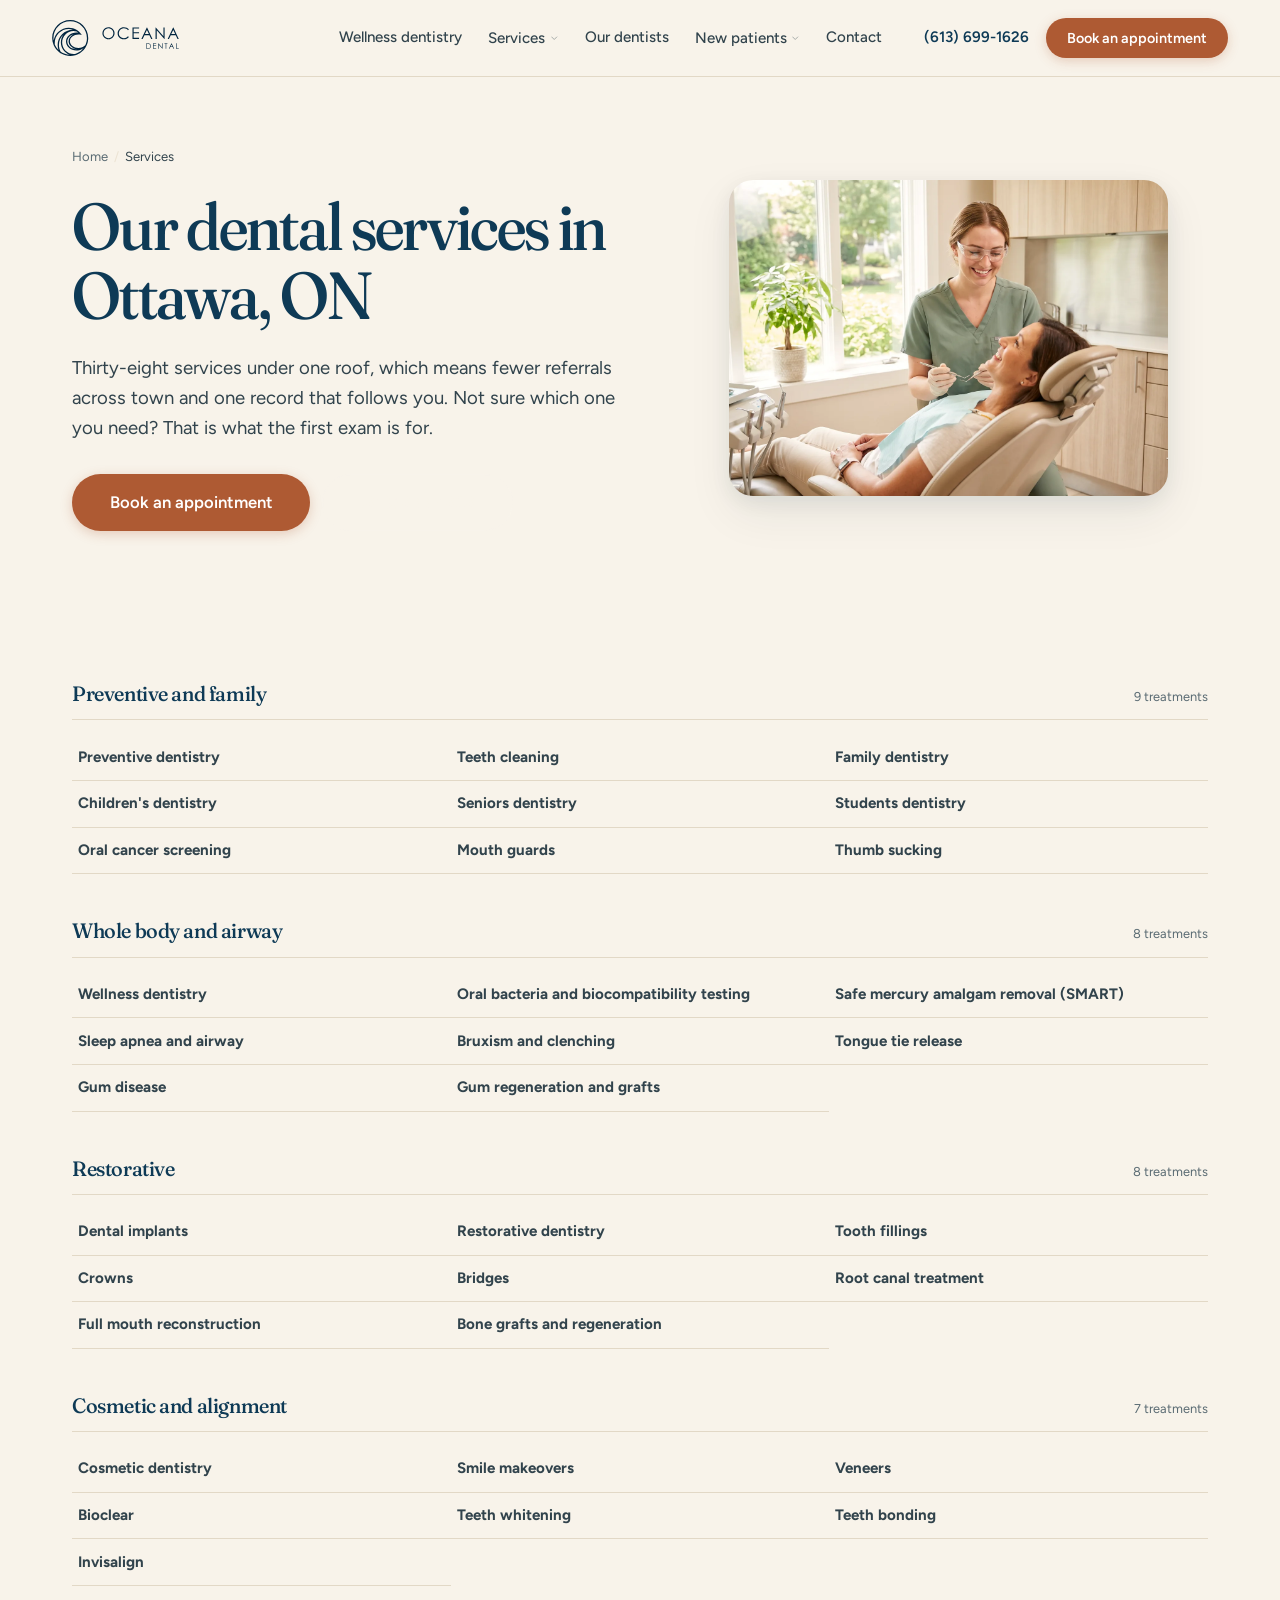
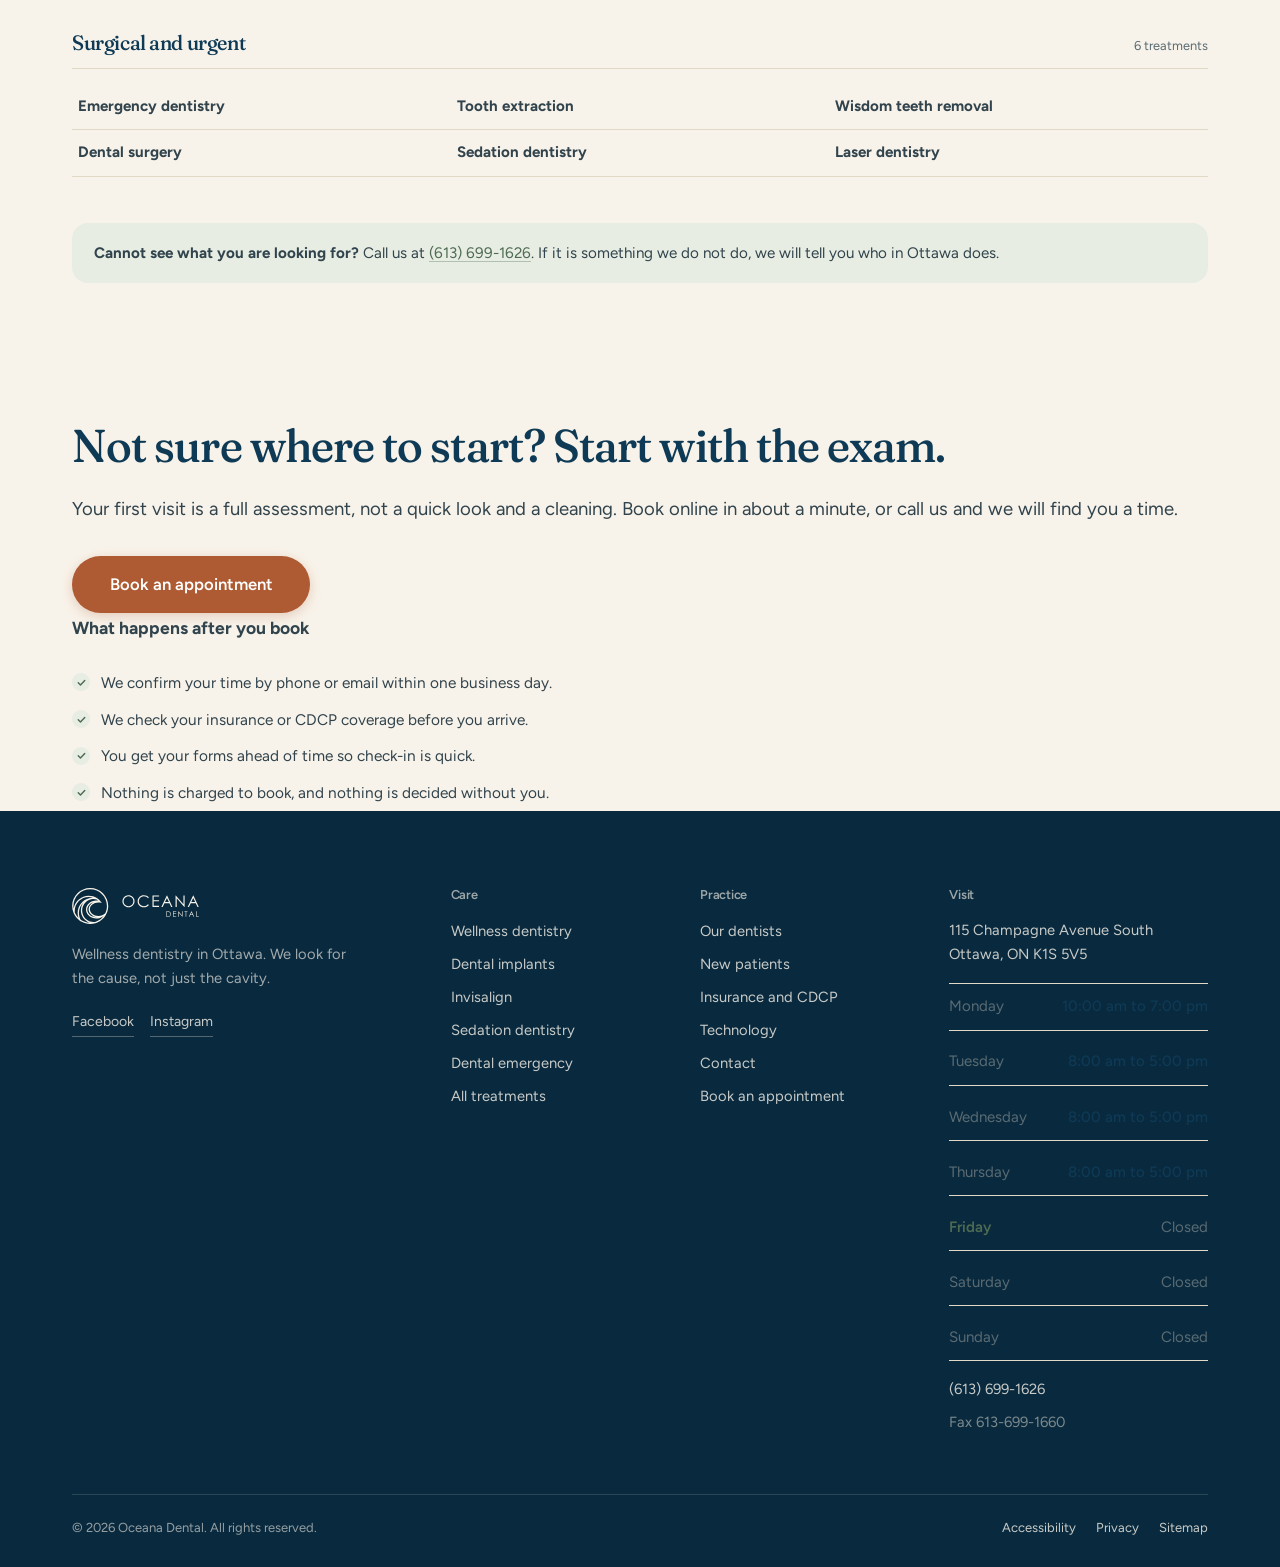
<file: services.html>
<!doctype html>
<html lang="en-CA">
<head>
<meta charset="utf-8">
<meta name="viewport" content="width=device-width,initial-scale=1">
<title>Dental Services in Ottawa | Oceana Dental</title>
<meta name="description" content="All 38 dental treatments at Oceana Dental in Ottawa, grouped by what you need. Preventive, whole body and airway, restorative, cosmetic, surgical and urgent care.">
<link rel="canonical" href="https://oceanadental.ca/services.html">
<meta name="robots" content="noindex,nofollow">
<meta name="theme-color" content="#00243f">
<meta property="og:type" content="website">
<meta property="og:site_name" content="Oceana Dental">
<meta property="og:title" content="Dental Services in Ottawa | Oceana Dental">
<meta property="og:description" content="All 38 dental treatments at Oceana Dental in Ottawa, grouped by what you need. Preventive, whole body and airway, restorative, cosmetic, surgical and urgent care.">
<meta property="og:url" content="https://oceanadental.ca/services.html">
<meta property="og:locale" content="en_CA">
<meta name="twitter:card" content="summary_large_image">
<link rel="icon" href="assets/img/favicon.1d375e16.svg" type="image/svg+xml">
<link rel="apple-touch-icon" href="assets/img/favicon.1d375e16.svg">
<link rel="preconnect" href="https://fonts.googleapis.com"><link rel="preconnect" href="https://fonts.gstatic.com" crossorigin><link rel="stylesheet" href="https://fonts.googleapis.com/css2?family=Fraunces:ital,opsz,wght@0,9..144,300..700;1,9..144,300..700&family=Figtree:wght@400;500;600;700&display=swap">
<link rel="stylesheet" href="assets/css/site.9e668e91.css">

<script>document.documentElement.setAttribute("data-intro","");</script>
<script type="application/ld+json">{"@context":"https://schema.org","@type":"Dentist","@id":"https://oceanadental.ca/#practice","name":"Oceana Dental","url":"https://oceanadental.ca","telephone":"(613) 699-1626","faxNumber":"613-699-1660","image":"https://oceanadental.ca/assets/img/logo.46053a9a.svg","priceRange":"$$","address":{"@type":"PostalAddress","streetAddress":"115 Champagne Avenue South","addressLocality":"Ottawa","addressRegion":"ON","postalCode":"K1S 5V5","addressCountry":"CA"},"geo":{"@type":"GeoCoordinates","latitude":45.3982055,"longitude":-75.7109552},"hasMap":"https://maps.app.goo.gl/BRhoStTDBjFMYJ9u7","sameAs":["https://www.facebook.com/oceanadental.ca","https://www.instagram.com/oceanadental/"],"openingHoursSpecification":[{"@type":"OpeningHoursSpecification","dayOfWeek":"https://schema.org/Monday","opens":"10:00","closes":"19:00"},{"@type":"OpeningHoursSpecification","dayOfWeek":"https://schema.org/Tuesday","opens":"08:00","closes":"17:00"},{"@type":"OpeningHoursSpecification","dayOfWeek":"https://schema.org/Wednesday","opens":"08:00","closes":"17:00"},{"@type":"OpeningHoursSpecification","dayOfWeek":"https://schema.org/Thursday","opens":"08:00","closes":"17:00"}],"areaServed":[{"@type":"City","name":"Ottawa"},{"@type":"City","name":"Nepean"},{"@type":"City","name":"Gatineau"}],"aggregateRating":{"@type":"AggregateRating","ratingValue":"4.8","reviewCount":"39","bestRating":"5"},"medicalSpecialty":"Dentistry","availableService":[{"@type":"MedicalProcedure","name":"Preventive dentistry"},{"@type":"MedicalProcedure","name":"Teeth cleaning"},{"@type":"MedicalProcedure","name":"Family dentistry"},{"@type":"MedicalProcedure","name":"Children's dentistry"},{"@type":"MedicalProcedure","name":"Seniors dentistry"},{"@type":"MedicalProcedure","name":"Students dentistry"},{"@type":"MedicalProcedure","name":"Oral cancer screening"},{"@type":"MedicalProcedure","name":"Mouth guards"},{"@type":"MedicalProcedure","name":"Thumb sucking"},{"@type":"MedicalProcedure","name":"Wellness dentistry"},{"@type":"MedicalProcedure","name":"Oral bacteria and biocompatibility testing"},{"@type":"MedicalProcedure","name":"Safe mercury amalgam removal (SMART)"},{"@type":"MedicalProcedure","name":"Sleep apnea and airway"},{"@type":"MedicalProcedure","name":"Bruxism and clenching"}]}</script>
<script type="application/ld+json">{"@context":"https://schema.org","@type":"BreadcrumbList","itemListElement":[{"@type":"ListItem","position":1,"name":"Home","item":"https://oceanadental.ca"},{"@type":"ListItem","position":2,"name":"Services","item":"https://oceanadental.ca/services.html"}]}</script>
</head>
<body>
<div class="guides" id="guides" aria-hidden="true"></div>
<a class="skip" href="#main">Skip to content</a>
<header class="hdr" id="hdr"><div class="hdr-in">
<a class="brand" href="index.html" aria-label="Oceana Dental, home"><svg class="lg" viewBox="0 0 211 60" width="134" height="38" role="img" aria-label="Oceana Dental"><title>Oceana Dental</title><path d="M93.7401 11.9757C96.6461 11.9757 99.0785 12.9438 101.037 14.8802C102.995 16.8165 103.974 19.2003 103.974 22.0316C103.974 24.8365 102.997 27.2161 101.043 29.1698C99.0895 31.1234 96.7078 32.1006 93.8966 32.1006C91.0509 32.1006 88.649 31.1283 86.6911 29.1829C84.7332 27.2376 83.7539 24.8842 83.7539 22.1228C83.7539 20.2819 84.1999 18.5759 85.092 17.004C85.984 15.4321 87.2001 14.2011 88.7404 13.3111C90.2807 12.4203 91.947 11.9757 93.7401 11.9757ZM93.8246 13.838C92.4048 13.838 91.0592 14.2073 89.7869 14.9459C88.5153 15.6845 87.5222 16.6796 86.8075 17.9313C86.0934 19.183 85.7361 20.5779 85.7361 22.1159C85.7361 24.3932 86.5263 26.3157 88.1074 27.8849C89.6886 29.4533 91.5938 30.2376 93.8239 30.2376C95.3136 30.2376 96.6919 29.8773 97.9593 29.1553C99.2267 28.434 100.215 27.4478 100.925 26.1961C101.635 24.9444 101.99 23.5544 101.99 22.0246C101.99 20.5039 101.635 19.1284 100.925 17.8988C100.215 16.6692 99.2156 15.6852 97.9267 14.9459C96.6378 14.208 95.2707 13.838 93.8246 13.838Z" fill="#00243f"></path><path d="M127.86 16.0136L126.347 17.1727C125.512 16.087 124.509 15.2647 123.339 14.7045C122.17 14.1444 120.885 13.8643 119.485 13.8643C117.954 13.8643 116.536 14.2315 115.232 14.9652C113.928 15.699 112.917 16.6845 112.199 17.9223C111.482 19.1595 111.123 20.5516 111.123 22.0973C111.123 24.4333 111.925 26.3828 113.53 27.9457C115.135 29.5087 117.158 30.2901 119.602 30.2901C122.29 30.2901 124.538 29.2396 126.347 27.138L127.86 28.2846C126.903 29.5004 125.709 30.4402 124.279 31.1048C122.848 31.7693 121.251 32.1013 119.485 32.1013C116.128 32.1013 113.48 30.9858 111.541 28.7535C109.915 26.869 109.102 24.5938 109.102 21.9278C109.102 19.1229 110.086 16.7633 112.056 14.8484C114.026 12.9335 116.493 11.9763 119.459 11.9763C121.251 11.9763 122.868 12.3304 124.312 13.0379C125.755 13.7453 126.938 14.737 127.86 16.0136Z" fill="#00243f"></path><path d="M133.883 12.4577H144.879V14.3332H135.801V20.3379H144.801V22.2134H135.801V29.7424H144.801V31.6179H133.883V12.4577Z" fill="#00243f"></path><path d="M158.2 12.4577L167.149 31.6186H165.077L162.059 25.3144H153.793L150.803 31.6186H148.664L157.731 12.4577H158.2ZM157.958 16.5282L154.67 23.4638H161.231L157.958 16.5282Z" fill="#00243f"></path><path d="M172.297 31.6186V12.4577H172.714L185.486 27.1456V12.4577H187.377V31.6186H186.946L174.28 17.1098V31.6186H172.297Z" fill="#00243f"></path><path d="M202.052 12.4577L211 31.6186H208.929L205.911 25.3144H197.644L194.655 31.6186H192.516L201.582 12.4577H202.052ZM201.81 16.5282L198.522 23.4638H205.082L201.81 16.5282Z" fill="#00243f"></path><path d="M156.836 47.9939V38.8619H158.732C160.1 38.8619 161.092 38.9719 161.71 39.1911C162.597 39.5016 163.291 40.0396 163.79 40.8052C164.289 41.5707 164.539 42.4836 164.539 43.5431C164.539 44.458 164.341 45.263 163.946 45.958C163.55 46.653 163.036 47.1668 162.404 47.4974C161.772 47.8286 160.886 47.9939 159.746 47.9939H156.836ZM157.712 47.1309H158.769C160.033 47.1309 160.91 47.052 161.399 46.895C162.086 46.6717 162.627 46.2699 163.021 45.689C163.415 45.1081 163.612 44.3978 163.612 43.5583C163.612 42.6772 163.399 41.9248 162.971 41.3004C162.544 40.6759 161.95 40.2478 161.187 40.0161C160.615 39.8426 159.672 39.7554 158.358 39.7554H157.711V47.1309H157.712Z" fill="#00243f"></path><path d="M168.152 38.8619H173.394V39.7561H169.067V42.6178H173.356V43.5119H169.067V47.1004H173.356V47.9939H168.152V38.8619Z" fill="#00243f"></path><path d="M176.809 47.9939V38.8619H177.007L183.094 45.8618V38.8619H183.995V47.9939H183.79L177.754 41.0784V47.9939H176.809Z" fill="#00243f"></path><path d="M187.148 39.7554V38.8612H192.159V39.7554H190.12V47.9939H189.187V39.7554H187.148Z" fill="#00243f"></path><path d="M199.049 38.8619L203.314 47.9939H202.327L200.889 44.9891H196.949L195.523 47.9939H194.504L198.825 38.8619H199.049ZM198.934 40.8017L197.366 44.1074H200.493L198.934 40.8017Z" fill="#00243f"></path><path d="M206.562 38.8619H207.477V47.1122H210.996V47.9939H206.562V38.8619Z" fill="#00243f"></path><path d="M30.0474 0C13.4776 0 8.54913e-05 13.457 8.54913e-05 29.9969C-0.00961053 34.0335 0.805548 38.0293 2.39639 41.7395C4.60016 46.8833 8.19322 51.3134 12.7732 54.536C13.4589 55.0243 14.2158 55.5001 15.0081 55.9648C22.152 60.0975 30.6866 61.1072 38.6 58.7566C40.2594 58.269 41.871 57.6335 43.4161 56.8576C44.6842 56.231 45.9031 55.5111 47.0639 54.7034C50.72 52.1882 53.7763 48.9005 56.0168 45.0735C56.4102 44.3888 56.7793 43.7042 57.1069 43.0258C57.7821 41.6226 58.3501 40.1704 58.8058 38.6814C59.0627 37.8481 59.283 36.9788 59.4616 36.1102C59.6403 35.2409 59.7899 34.3371 59.891 33.4201C60.0233 32.2839 60.0884 31.1414 60.0877 29.9976C60.0884 13.457 46.6116 0 30.0474 0ZM4.47064 41.1033C4.35637 40.1731 4.30096 39.2368 4.30373 38.2997C4.30373 25.4561 14.7706 15.0109 27.6337 15.0109C29.9954 15.0047 32.3432 15.3615 34.5962 16.0697C20.5473 16.0697 9.12058 27.4852 9.12058 41.5134C9.11227 44.3584 9.59015 47.1848 10.5327 49.8694C7.96675 47.3632 5.90912 44.3868 4.47064 41.1033ZM14.2879 52.9648C8.83108 43.3066 10.9504 31.1463 19.354 23.8967C16.1917 27.7237 14.4693 32.5349 14.4846 37.4961C14.4846 46.8349 20.564 54.9648 29.1588 57.8334C23.8364 57.6729 18.6725 55.9828 14.2879 52.9648ZM48.6201 50.7505C47.7101 51.5658 46.7467 52.3196 45.7355 53.0063L45.6877 53.0423C43.3669 54.6252 40.8155 55.8417 38.1241 56.6487C37.4025 56.7331 36.676 56.7753 35.9488 56.7739C25.3032 56.7739 16.6426 48.1267 16.6426 37.4961C16.6426 27.194 25.029 18.5517 35.3109 18.2301C37.149 18.2861 38.9732 18.56 40.7469 19.0454C41.6791 19.681 42.5635 20.3829 43.3939 21.1464C42.3495 20.9742 41.2934 20.8884 40.2351 20.8898C30.7697 20.8898 23.0683 27.6152 23.0683 35.8882C23.0683 44.1613 30.7697 50.8929 40.2351 50.8929C43.6384 50.8929 46.9288 50.0236 49.7421 48.375C50.3058 48.0548 50.8474 47.6972 51.3634 47.3037C51.4818 47.2256 51.5954 47.1398 51.7034 47.0472C51.9064 46.958 52.1031 46.8625 52.2997 46.7616C51.2055 48.209 49.9734 49.5444 48.6201 50.7505ZM35.8532 23.5986C30.7503 25.8897 27.3588 30.324 27.3588 35.3537C27.3588 42.2284 33.7132 47.9116 41.8668 48.6675C41.3301 48.7152 40.7878 48.7394 40.2337 48.7394C31.9603 48.7394 25.2243 42.9781 25.2243 35.8896C25.225 30.1096 29.7073 25.2113 35.8532 23.5986ZM57.9248 30.6573V30.6746C57.9013 31.6089 57.8299 32.5439 57.7164 33.4484L57.7046 33.5556V33.5612C57.609 34.3454 57.474 35.1241 57.2987 35.8945C57.0432 37.1033 56.7031 38.2928 56.28 39.4539L56.2024 39.5369V39.6621C55.9406 40.382 55.6359 41.0963 55.2785 41.846C55.0991 42.0548 54.8969 42.263 54.6704 42.4829C54.4758 42.6759 54.2708 42.8591 54.0561 43.0306C53.2202 43.7409 52.3018 44.3487 51.3204 44.8397C51.1002 44.9469 50.8862 45.0534 50.6473 45.1551C50.4623 45.2443 50.2657 45.3211 50.0572 45.411C48.039 46.2028 45.8893 46.6046 43.7208 46.5949C35.9072 46.5949 29.5529 41.5542 29.5529 35.3523C29.5529 29.1567 35.9072 24.1152 43.7208 24.1152C44.6468 24.1138 45.5721 24.1851 46.487 24.3296C46.6719 24.3593 46.8506 24.3891 47.0286 24.4243C47.3506 24.4838 47.6664 24.5557 47.9767 24.6332L49.3715 24.9783L48.5612 23.7999C48.2627 23.3711 47.9414 22.9368 47.5896 22.5018C47.5591 22.4555 47.5251 22.4119 47.4877 22.3711C46.595 21.2563 45.606 20.2225 44.5311 19.2819C44.3587 19.1215 44.1793 18.9666 44.0006 18.8179C43.2651 18.1997 42.4957 17.6236 41.6951 17.0925C41.5046 16.9673 41.3134 16.8421 41.1285 16.7294C37.086 14.1942 32.4077 12.8512 27.6337 12.856C15.0691 12.856 4.45333 22.1643 2.48088 34.2347C2.26549 32.8323 2.15814 31.416 2.15884 29.9969C2.15884 14.6471 14.6702 2.15419 30.0481 2.15419C45.4204 2.15419 57.9317 14.6471 57.9317 29.9969C57.9304 30.223 57.9304 30.4367 57.9248 30.6573Z" fill="#00243f"></path></svg></a>
<nav class="nav" aria-label="Main">
<a href="wellness-dentistry.html">Wellness dentistry</a>
<div class="dd"><button type="button" aria-expanded="false" aria-controls="dd-svc">Services <svg class="car" viewBox="0 0 20 20" width="12" height="12" aria-hidden="true" focusable="false"><path d="M4 7l6 6 6-6" stroke="currentColor" stroke-width="1.9" fill="none" stroke-linecap="round" stroke-linejoin="round"/></svg></button>
<div class="dd-p wide" id="dd-svc"><a href="wellness-dentistry.html">Wellness dentistry<span>Root-cause care for your whole body</span></a><a href="dental-implants.html">Dental implants<span>Replace a missing tooth for good</span></a><a href="invisalign.html">Invisalign<span>Straighten teeth without brackets</span></a><a href="emergency-dentist.html">Emergency dentistry<span>In pain today? Start here</span></a><a href="sedation-dentistry.html">Sedation dentistry<span>IV sedation with Dr. Silver</span></a><a href="services.html#family-dentist">Family dentistry<span>Care for every age, under one roof</span></a><div class="dd-all"><a href="services.html"><strong>All 38 services</strong><span>The full list, grouped by what you need</span></a></div></div></div>
<a href="dentists.html">Our dentists</a>
<div class="dd"><button type="button" aria-expanded="false" aria-controls="dd-np">New patients <svg class="car" viewBox="0 0 20 20" width="12" height="12" aria-hidden="true" focusable="false"><path d="M4 7l6 6 6-6" stroke="currentColor" stroke-width="1.9" fill="none" stroke-linecap="round" stroke-linejoin="round"/></svg></button>
<div class="dd-p" id="dd-np"><a href="new-patients.html#first-visit">Your first visit<span>What the comprehensive exam covers</span></a><a href="new-patients.html#insurance">Insurance and CDCP<span>Insurance, CDCP and paying yourself</span></a><a href="new-patients.html#technology">Our technology<span>iTero, AIRFLOW, lasers, digital X-ray</span></a><a href="new-patients.html#comfort">Comfort and anxiety<span>How we handle dental anxiety</span></a><div class="dd-all"><a href="new-patients.html"><strong>New patient guide</strong><span>Everything before your first visit</span></a></div></div></div>
<a href="contact.html">Contact</a>
</nav>
<div class="hdr-cta">
<a class="hdr-tel" href="tel:+16136991626">(613) 699-1626</a>
<a class="btn btn-a btn-sm" href="book.html">Book an appointment</a>
</div>
<button class="burger" id="burger" aria-expanded="false" aria-controls="drawer" aria-label="Menu">
<i></i><i></i><i></i></button>
</div></header>
<div class="drawer" id="drawer" hidden>
<a href="index.html">Home</a>
<a href="wellness-dentistry.html">Wellness dentistry</a>
<details><summary>Services</summary><div class="sub"><a href="wellness-dentistry.html">Wellness dentistry</a><a href="dental-implants.html">Dental implants</a><a href="invisalign.html">Invisalign</a><a href="emergency-dentist.html">Emergency dentistry</a><a href="sedation-dentistry.html">Sedation dentistry</a><a href="services.html#family-dentist">Family dentistry</a><a href="services.html">All 38 services</a></div></details>
<a href="dentists.html">Our dentists</a>
<details><summary>New patients</summary><div class="sub"><a href="new-patients.html#first-visit">Your first visit</a><a href="new-patients.html#insurance">Insurance and CDCP</a><a href="new-patients.html#technology">Our technology</a><a href="new-patients.html#comfort">Comfort and anxiety</a><a href="new-patients.html">New patient guide</a></div></details>
<a href="emergency-dentist.html">Dental emergency</a>
<a href="contact.html">Contact</a>
<div class="btns">
<a class="btn btn-a btn-lg" href="book.html"><svg viewBox="0 0 20 20" width="20" height="20" aria-hidden="true" focusable="false"><rect x="2.5" y="4" width="15" height="14" rx="2.4" stroke="currentColor" stroke-width="1.5" fill="none"/><path d="M2.5 8h15M6.5 2v3.4M13.5 2v3.4" stroke="currentColor" stroke-width="1.5" stroke-linecap="round"/><circle cx="7" cy="12" r="1.1" fill="currentColor"/><circle cx="10" cy="12" r="1.1" fill="currentColor"/><circle cx="13" cy="12" r="1.1" fill="currentColor"/></svg> Book an appointment</a>
<a class="btn btn-b btn-lg" href="tel:+16136991626"><svg viewBox="0 0 20 20" width="20" height="20" aria-hidden="true" focusable="false"><path d="M2.5 4.6c0-1.2 1-2.1 2.1-2.1h1.9c.9 0 1.7.6 1.9 1.5l.6 2.3c.2.7-.1 1.5-.7 1.9l-1.1.8a11.7 11.7 0 0 0 5.3 5.3l.8-1.1c.4-.6 1.2-.9 1.9-.7l2.3.6c.9.2 1.5 1 1.5 1.9v1.9c0 1.2-1 2.1-2.1 2.1h-.9C8.2 19 1 11.8 1 5.5v-.9Z" fill="currentColor"/></svg> (613) 699-1626</a>
</div></div>
<main id="main">

<section class="opener"><div class="wrap"><div class="opener-g"><div><div class="crumb"><a href="index.html">Home</a><span>/</span><span>Services</span></div>
<h1>Our dental services in Ottawa, ON</h1><p class="lede">Thirty-eight services under one roof, which means fewer referrals across town and one record that follows you. Not sure which one you need? That is what the first exam is for.</p><div class="btns"><a class="btn btn-a btn-lg" href="book.html">Book an appointment</a>
<a class="btn btn-c btn-lg" href="tel:+16136991626">(613) 699-1626</a></div></div><figure class="rnd"><img src="assets/img/ph/hygienist.390d6a00.webp" width="1500" height="1006" fetchpriority="high" alt="A calm corner of the practice"></figure></div></div></section>
<section class="sec bg-cream"><div class="wrap"><div class="svc-cat"><div class="svc-cat-h"><h2>Preventive and family</h2><span>9 treatments</span></div><div class="svc-g"><a class="svc" id="preventive-dentistry" href="services.html#preventive-dentistry"><b>Preventive dentistry</b></a><a class="svc" id="teeth-cleaning" href="services.html#teeth-cleaning"><b>Teeth cleaning</b></a><a class="svc" id="family-dentist" href="services.html#family-dentist"><b>Family dentistry</b></a><a class="svc" id="childrens-dentist" href="services.html#childrens-dentist"><b>Children's dentistry</b></a><a class="svc" id="dentist-for-seniors" href="services.html#dentist-for-seniors"><b>Seniors dentistry</b></a><a class="svc" id="dentist-for-students" href="services.html#dentist-for-students"><b>Students dentistry</b></a><a class="svc" id="oral-cancer-screening" href="services.html#oral-cancer-screening"><b>Oral cancer screening</b></a><a class="svc" id="dental-mouth-guards" href="services.html#dental-mouth-guards"><b>Mouth guards</b></a><a class="svc" id="thumb-sucking" href="services.html#thumb-sucking"><b>Thumb sucking</b></a></div></div><div class="svc-cat"><div class="svc-cat-h"><h2>Whole body and airway</h2><span>8 treatments</span></div><div class="svc-g"><a class="svc" id="holistic-dentistry" href="wellness-dentistry.html"><b>Wellness dentistry</b></a><a class="svc" id="oral-bacteria-testing" href="services.html#oral-bacteria-testing"><b>Oral bacteria and biocompatibility testing</b></a><a class="svc" id="mercury-amalgam-fillings" href="services.html#mercury-amalgam-fillings"><b>Safe mercury amalgam removal (SMART)</b></a><a class="svc" id="sleep-apnea" href="services.html#sleep-apnea"><b>Sleep apnea and airway</b></a><a class="svc" id="bruxism" href="services.html#bruxism"><b>Bruxism and clenching</b></a><a class="svc" id="tongue-tie-release" href="services.html#tongue-tie-release"><b>Tongue tie release</b></a><a class="svc" id="gum-disease" href="services.html#gum-disease"><b>Gum disease</b></a><a class="svc" id="gum-regeneration" href="services.html#gum-regeneration"><b>Gum regeneration and grafts</b></a></div></div><div class="svc-cat"><div class="svc-cat-h"><h2>Restorative</h2><span>8 treatments</span></div><div class="svc-g"><a class="svc" id="dental-implants" href="dental-implants.html"><b>Dental implants</b></a><a class="svc" id="restorative-dentistry" href="services.html#restorative-dentistry"><b>Restorative dentistry</b></a><a class="svc" id="tooth-fillings" href="services.html#tooth-fillings"><b>Tooth fillings</b></a><a class="svc" id="tooth-crown" href="services.html#tooth-crown"><b>Crowns</b></a><a class="svc" id="dental-bridge" href="services.html#dental-bridge"><b>Bridges</b></a><a class="svc" id="root-canal-treatment" href="services.html#root-canal-treatment"><b>Root canal treatment</b></a><a class="svc" id="full-mouth-reconstruction" href="services.html#full-mouth-reconstruction"><b>Full mouth reconstruction</b></a><a class="svc" id="bone-grafts" href="services.html#bone-grafts"><b>Bone grafts and regeneration</b></a></div></div><div class="svc-cat"><div class="svc-cat-h"><h2>Cosmetic and alignment</h2><span>7 treatments</span></div><div class="svc-g"><a class="svc" id="cosmetic-dentistry" href="services.html#cosmetic-dentistry"><b>Cosmetic dentistry</b></a><a class="svc" id="smile-makeovers" href="services.html#smile-makeovers"><b>Smile makeovers</b></a><a class="svc" id="veneers" href="services.html#veneers"><b>Veneers</b></a><a class="svc" id="bioclear" href="services.html#bioclear"><b>Bioclear</b></a><a class="svc" id="teeth-whitening" href="services.html#teeth-whitening"><b>Teeth whitening</b></a><a class="svc" id="teeth-bonding" href="services.html#teeth-bonding"><b>Teeth bonding</b></a><a class="svc" id="invisalign" href="invisalign.html"><b>Invisalign</b></a></div></div><div class="svc-cat"><div class="svc-cat-h"><h2>Surgical and urgent</h2><span>6 treatments</span></div><div class="svc-g"><a class="svc" id="emergency-dentist" href="emergency-dentist.html"><b>Emergency dentistry</b></a><a class="svc" id="tooth-extraction" href="services.html#tooth-extraction"><b>Tooth extraction</b></a><a class="svc" id="wisdom-teeth-removal" href="services.html#wisdom-teeth-removal"><b>Wisdom teeth removal</b></a><a class="svc" id="dental-surgery" href="services.html#dental-surgery"><b>Dental surgery</b></a><a class="svc" id="sedation-dentistry" href="sedation-dentistry.html"><b>Sedation dentistry</b></a><a class="svc" id="laser-dentistry" href="services.html#laser-dentistry"><b>Laser dentistry</b></a></div></div>
<div class="note" style="margin-top:2.5rem"><b>Cannot see what you are looking
for?</b> Call us at <a href="tel:+16136991626">(613) 699-1626</a>. If it is something we do not do, we will
tell you who in Ottawa does.</div>
</div></section>
<section class="cta"><div class="wrap"><div class="cta-g">
<div><h2>Not sure where to start? Start with the exam.</h2><p class="lede" style="margin-bottom:2rem">Your first visit is a full assessment, not a quick look and a cleaning. Book online in about a minute, or call us and we will find you a time.</p>
<div class="btns"><a class="btn btn-a btn-lg" href="book.html">Book an appointment</a>
<a class="btn btn-c btn-lg" href="tel:+16136991626">(613) 699-1626</a></div></div>
<div class="cta-box"><b>What happens after you book</b>
<ul class="flist">
<li><span>We confirm your time by phone or email within one business day.</span></li>
<li><span>We check your insurance or CDCP coverage before you arrive.</span></li>
<li><span>You get your forms ahead of time so check-in is quick.</span></li>
<li><span>Nothing is charged to book, and nothing is decided without you.</span></li>
</ul></div></div></div></section>

</main>
<footer class="ftr"><div class="wrap">
<div class="ftr-g">
<div class="ftr-brand"><a class="brand" href="index.html" aria-label="Oceana Dental, home"><svg class="lg" viewBox="0 0 211 60" width="134" height="38" role="img" aria-label="Oceana Dental"><title>Oceana Dental</title><path d="M93.7401 11.9757C96.6461 11.9757 99.0785 12.9438 101.037 14.8802C102.995 16.8165 103.974 19.2003 103.974 22.0316C103.974 24.8365 102.997 27.2161 101.043 29.1698C99.0895 31.1234 96.7078 32.1006 93.8966 32.1006C91.0509 32.1006 88.649 31.1283 86.6911 29.1829C84.7332 27.2376 83.7539 24.8842 83.7539 22.1228C83.7539 20.2819 84.1999 18.5759 85.092 17.004C85.984 15.4321 87.2001 14.2011 88.7404 13.3111C90.2807 12.4203 91.947 11.9757 93.7401 11.9757ZM93.8246 13.838C92.4048 13.838 91.0592 14.2073 89.7869 14.9459C88.5153 15.6845 87.5222 16.6796 86.8075 17.9313C86.0934 19.183 85.7361 20.5779 85.7361 22.1159C85.7361 24.3932 86.5263 26.3157 88.1074 27.8849C89.6886 29.4533 91.5938 30.2376 93.8239 30.2376C95.3136 30.2376 96.6919 29.8773 97.9593 29.1553C99.2267 28.434 100.215 27.4478 100.925 26.1961C101.635 24.9444 101.99 23.5544 101.99 22.0246C101.99 20.5039 101.635 19.1284 100.925 17.8988C100.215 16.6692 99.2156 15.6852 97.9267 14.9459C96.6378 14.208 95.2707 13.838 93.8246 13.838Z" fill="#ffffff"></path><path d="M127.86 16.0136L126.347 17.1727C125.512 16.087 124.509 15.2647 123.339 14.7045C122.17 14.1444 120.885 13.8643 119.485 13.8643C117.954 13.8643 116.536 14.2315 115.232 14.9652C113.928 15.699 112.917 16.6845 112.199 17.9223C111.482 19.1595 111.123 20.5516 111.123 22.0973C111.123 24.4333 111.925 26.3828 113.53 27.9457C115.135 29.5087 117.158 30.2901 119.602 30.2901C122.29 30.2901 124.538 29.2396 126.347 27.138L127.86 28.2846C126.903 29.5004 125.709 30.4402 124.279 31.1048C122.848 31.7693 121.251 32.1013 119.485 32.1013C116.128 32.1013 113.48 30.9858 111.541 28.7535C109.915 26.869 109.102 24.5938 109.102 21.9278C109.102 19.1229 110.086 16.7633 112.056 14.8484C114.026 12.9335 116.493 11.9763 119.459 11.9763C121.251 11.9763 122.868 12.3304 124.312 13.0379C125.755 13.7453 126.938 14.737 127.86 16.0136Z" fill="#ffffff"></path><path d="M133.883 12.4577H144.879V14.3332H135.801V20.3379H144.801V22.2134H135.801V29.7424H144.801V31.6179H133.883V12.4577Z" fill="#ffffff"></path><path d="M158.2 12.4577L167.149 31.6186H165.077L162.059 25.3144H153.793L150.803 31.6186H148.664L157.731 12.4577H158.2ZM157.958 16.5282L154.67 23.4638H161.231L157.958 16.5282Z" fill="#ffffff"></path><path d="M172.297 31.6186V12.4577H172.714L185.486 27.1456V12.4577H187.377V31.6186H186.946L174.28 17.1098V31.6186H172.297Z" fill="#ffffff"></path><path d="M202.052 12.4577L211 31.6186H208.929L205.911 25.3144H197.644L194.655 31.6186H192.516L201.582 12.4577H202.052ZM201.81 16.5282L198.522 23.4638H205.082L201.81 16.5282Z" fill="#ffffff"></path><path d="M156.836 47.9939V38.8619H158.732C160.1 38.8619 161.092 38.9719 161.71 39.1911C162.597 39.5016 163.291 40.0396 163.79 40.8052C164.289 41.5707 164.539 42.4836 164.539 43.5431C164.539 44.458 164.341 45.263 163.946 45.958C163.55 46.653 163.036 47.1668 162.404 47.4974C161.772 47.8286 160.886 47.9939 159.746 47.9939H156.836ZM157.712 47.1309H158.769C160.033 47.1309 160.91 47.052 161.399 46.895C162.086 46.6717 162.627 46.2699 163.021 45.689C163.415 45.1081 163.612 44.3978 163.612 43.5583C163.612 42.6772 163.399 41.9248 162.971 41.3004C162.544 40.6759 161.95 40.2478 161.187 40.0161C160.615 39.8426 159.672 39.7554 158.358 39.7554H157.711V47.1309H157.712Z" fill="#ffffff"></path><path d="M168.152 38.8619H173.394V39.7561H169.067V42.6178H173.356V43.5119H169.067V47.1004H173.356V47.9939H168.152V38.8619Z" fill="#ffffff"></path><path d="M176.809 47.9939V38.8619H177.007L183.094 45.8618V38.8619H183.995V47.9939H183.79L177.754 41.0784V47.9939H176.809Z" fill="#ffffff"></path><path d="M187.148 39.7554V38.8612H192.159V39.7554H190.12V47.9939H189.187V39.7554H187.148Z" fill="#ffffff"></path><path d="M199.049 38.8619L203.314 47.9939H202.327L200.889 44.9891H196.949L195.523 47.9939H194.504L198.825 38.8619H199.049ZM198.934 40.8017L197.366 44.1074H200.493L198.934 40.8017Z" fill="#ffffff"></path><path d="M206.562 38.8619H207.477V47.1122H210.996V47.9939H206.562V38.8619Z" fill="#ffffff"></path><path d="M30.0474 0C13.4776 0 8.54913e-05 13.457 8.54913e-05 29.9969C-0.00961053 34.0335 0.805548 38.0293 2.39639 41.7395C4.60016 46.8833 8.19322 51.3134 12.7732 54.536C13.4589 55.0243 14.2158 55.5001 15.0081 55.9648C22.152 60.0975 30.6866 61.1072 38.6 58.7566C40.2594 58.269 41.871 57.6335 43.4161 56.8576C44.6842 56.231 45.9031 55.5111 47.0639 54.7034C50.72 52.1882 53.7763 48.9005 56.0168 45.0735C56.4102 44.3888 56.7793 43.7042 57.1069 43.0258C57.7821 41.6226 58.3501 40.1704 58.8058 38.6814C59.0627 37.8481 59.283 36.9788 59.4616 36.1102C59.6403 35.2409 59.7899 34.3371 59.891 33.4201C60.0233 32.2839 60.0884 31.1414 60.0877 29.9976C60.0884 13.457 46.6116 0 30.0474 0ZM4.47064 41.1033C4.35637 40.1731 4.30096 39.2368 4.30373 38.2997C4.30373 25.4561 14.7706 15.0109 27.6337 15.0109C29.9954 15.0047 32.3432 15.3615 34.5962 16.0697C20.5473 16.0697 9.12058 27.4852 9.12058 41.5134C9.11227 44.3584 9.59015 47.1848 10.5327 49.8694C7.96675 47.3632 5.90912 44.3868 4.47064 41.1033ZM14.2879 52.9648C8.83108 43.3066 10.9504 31.1463 19.354 23.8967C16.1917 27.7237 14.4693 32.5349 14.4846 37.4961C14.4846 46.8349 20.564 54.9648 29.1588 57.8334C23.8364 57.6729 18.6725 55.9828 14.2879 52.9648ZM48.6201 50.7505C47.7101 51.5658 46.7467 52.3196 45.7355 53.0063L45.6877 53.0423C43.3669 54.6252 40.8155 55.8417 38.1241 56.6487C37.4025 56.7331 36.676 56.7753 35.9488 56.7739C25.3032 56.7739 16.6426 48.1267 16.6426 37.4961C16.6426 27.194 25.029 18.5517 35.3109 18.2301C37.149 18.2861 38.9732 18.56 40.7469 19.0454C41.6791 19.681 42.5635 20.3829 43.3939 21.1464C42.3495 20.9742 41.2934 20.8884 40.2351 20.8898C30.7697 20.8898 23.0683 27.6152 23.0683 35.8882C23.0683 44.1613 30.7697 50.8929 40.2351 50.8929C43.6384 50.8929 46.9288 50.0236 49.7421 48.375C50.3058 48.0548 50.8474 47.6972 51.3634 47.3037C51.4818 47.2256 51.5954 47.1398 51.7034 47.0472C51.9064 46.958 52.1031 46.8625 52.2997 46.7616C51.2055 48.209 49.9734 49.5444 48.6201 50.7505ZM35.8532 23.5986C30.7503 25.8897 27.3588 30.324 27.3588 35.3537C27.3588 42.2284 33.7132 47.9116 41.8668 48.6675C41.3301 48.7152 40.7878 48.7394 40.2337 48.7394C31.9603 48.7394 25.2243 42.9781 25.2243 35.8896C25.225 30.1096 29.7073 25.2113 35.8532 23.5986ZM57.9248 30.6573V30.6746C57.9013 31.6089 57.8299 32.5439 57.7164 33.4484L57.7046 33.5556V33.5612C57.609 34.3454 57.474 35.1241 57.2987 35.8945C57.0432 37.1033 56.7031 38.2928 56.28 39.4539L56.2024 39.5369V39.6621C55.9406 40.382 55.6359 41.0963 55.2785 41.846C55.0991 42.0548 54.8969 42.263 54.6704 42.4829C54.4758 42.6759 54.2708 42.8591 54.0561 43.0306C53.2202 43.7409 52.3018 44.3487 51.3204 44.8397C51.1002 44.9469 50.8862 45.0534 50.6473 45.1551C50.4623 45.2443 50.2657 45.3211 50.0572 45.411C48.039 46.2028 45.8893 46.6046 43.7208 46.5949C35.9072 46.5949 29.5529 41.5542 29.5529 35.3523C29.5529 29.1567 35.9072 24.1152 43.7208 24.1152C44.6468 24.1138 45.5721 24.1851 46.487 24.3296C46.6719 24.3593 46.8506 24.3891 47.0286 24.4243C47.3506 24.4838 47.6664 24.5557 47.9767 24.6332L49.3715 24.9783L48.5612 23.7999C48.2627 23.3711 47.9414 22.9368 47.5896 22.5018C47.5591 22.4555 47.5251 22.4119 47.4877 22.3711C46.595 21.2563 45.606 20.2225 44.5311 19.2819C44.3587 19.1215 44.1793 18.9666 44.0006 18.8179C43.2651 18.1997 42.4957 17.6236 41.6951 17.0925C41.5046 16.9673 41.3134 16.8421 41.1285 16.7294C37.086 14.1942 32.4077 12.8512 27.6337 12.856C15.0691 12.856 4.45333 22.1643 2.48088 34.2347C2.26549 32.8323 2.15814 31.416 2.15884 29.9969C2.15884 14.6471 14.6702 2.15419 30.0481 2.15419C45.4204 2.15419 57.9317 14.6471 57.9317 29.9969C57.9304 30.223 57.9304 30.4367 57.9248 30.6573Z" fill="#ffffff"></path></svg></a>
<p>Wellness dentistry in Ottawa. We look for the cause, not just the cavity.</p>
<div class="soc"><a href="https://www.facebook.com/oceanadental.ca" rel="noopener" target="_blank">Facebook</a>
<a href="https://www.instagram.com/oceanadental/" rel="noopener" target="_blank">Instagram</a></div></div>

<div><h2>Care</h2><ul>
<li><a href="wellness-dentistry.html">Wellness dentistry</a></li>
<li><a href="dental-implants.html">Dental implants</a></li>
<li><a href="invisalign.html">Invisalign</a></li>
<li><a href="sedation-dentistry.html">Sedation dentistry</a></li>
<li><a href="emergency-dentist.html">Dental emergency</a></li>
<li><a href="services.html">All treatments</a></li></ul></div>

<div><h2>Practice</h2><ul>
<li><a href="dentists.html">Our dentists</a></li>
<li><a href="new-patients.html">New patients</a></li>
<li><a href="new-patients.html#insurance">Insurance and CDCP</a></li>
<li><a href="new-patients.html#technology">Technology</a></li>
<li><a href="contact.html">Contact</a></li>
<li><a href="book.html">Book an appointment</a></li></ul></div>

<div><h2>Visit</h2>
<address class="addr" style="font-size:.92rem;color:rgba(240,233,220,.78);margin-bottom:1rem">
<a href="https://maps.app.goo.gl/BRhoStTDBjFMYJ9u7" rel="noopener" target="_blank">115 Champagne Avenue South<br>Ottawa, ON K1S 5V5</a></address>
<ul class="hours" style="margin-bottom:1rem"><li data-d="0"><b>Monday</b> <span>10:00 am to 7:00 pm</span></li><li data-d="1"><b>Tuesday</b> <span>8:00 am to 5:00 pm</span></li><li data-d="2"><b>Wednesday</b> <span>8:00 am to 5:00 pm</span></li><li data-d="3"><b>Thursday</b> <span>8:00 am to 5:00 pm</span></li><li class="shut" data-d="4"><b>Friday</b> <span>Closed</span></li><li class="shut" data-d="5"><b>Saturday</b> <span>Closed</span></li><li class="shut" data-d="6"><b>Sunday</b> <span>Closed</span></li></ul>
<ul><li><a href="tel:+16136991626">(613) 699-1626</a></li>
<li style="color:rgba(240,233,220,.5)">Fax 613-699-1660</li></ul></div>
</div>
<div class="ftr-b"><span>&copy; 2026 Oceana Dental. All rights reserved.</span>
<nav aria-label="Legal"><a href="accessibility.html">Accessibility</a><a href="privacy.html">Privacy</a>
<a href="sitemap.html">Sitemap</a></nav></div></div></footer>
<div class="bar"><a class="t" href="tel:+16136991626">Call</a><a class="b" href="book.html">Book</a></div>
<script src="assets/js/site.5d3785af.js" defer></script>

</body>
</html>
</file>
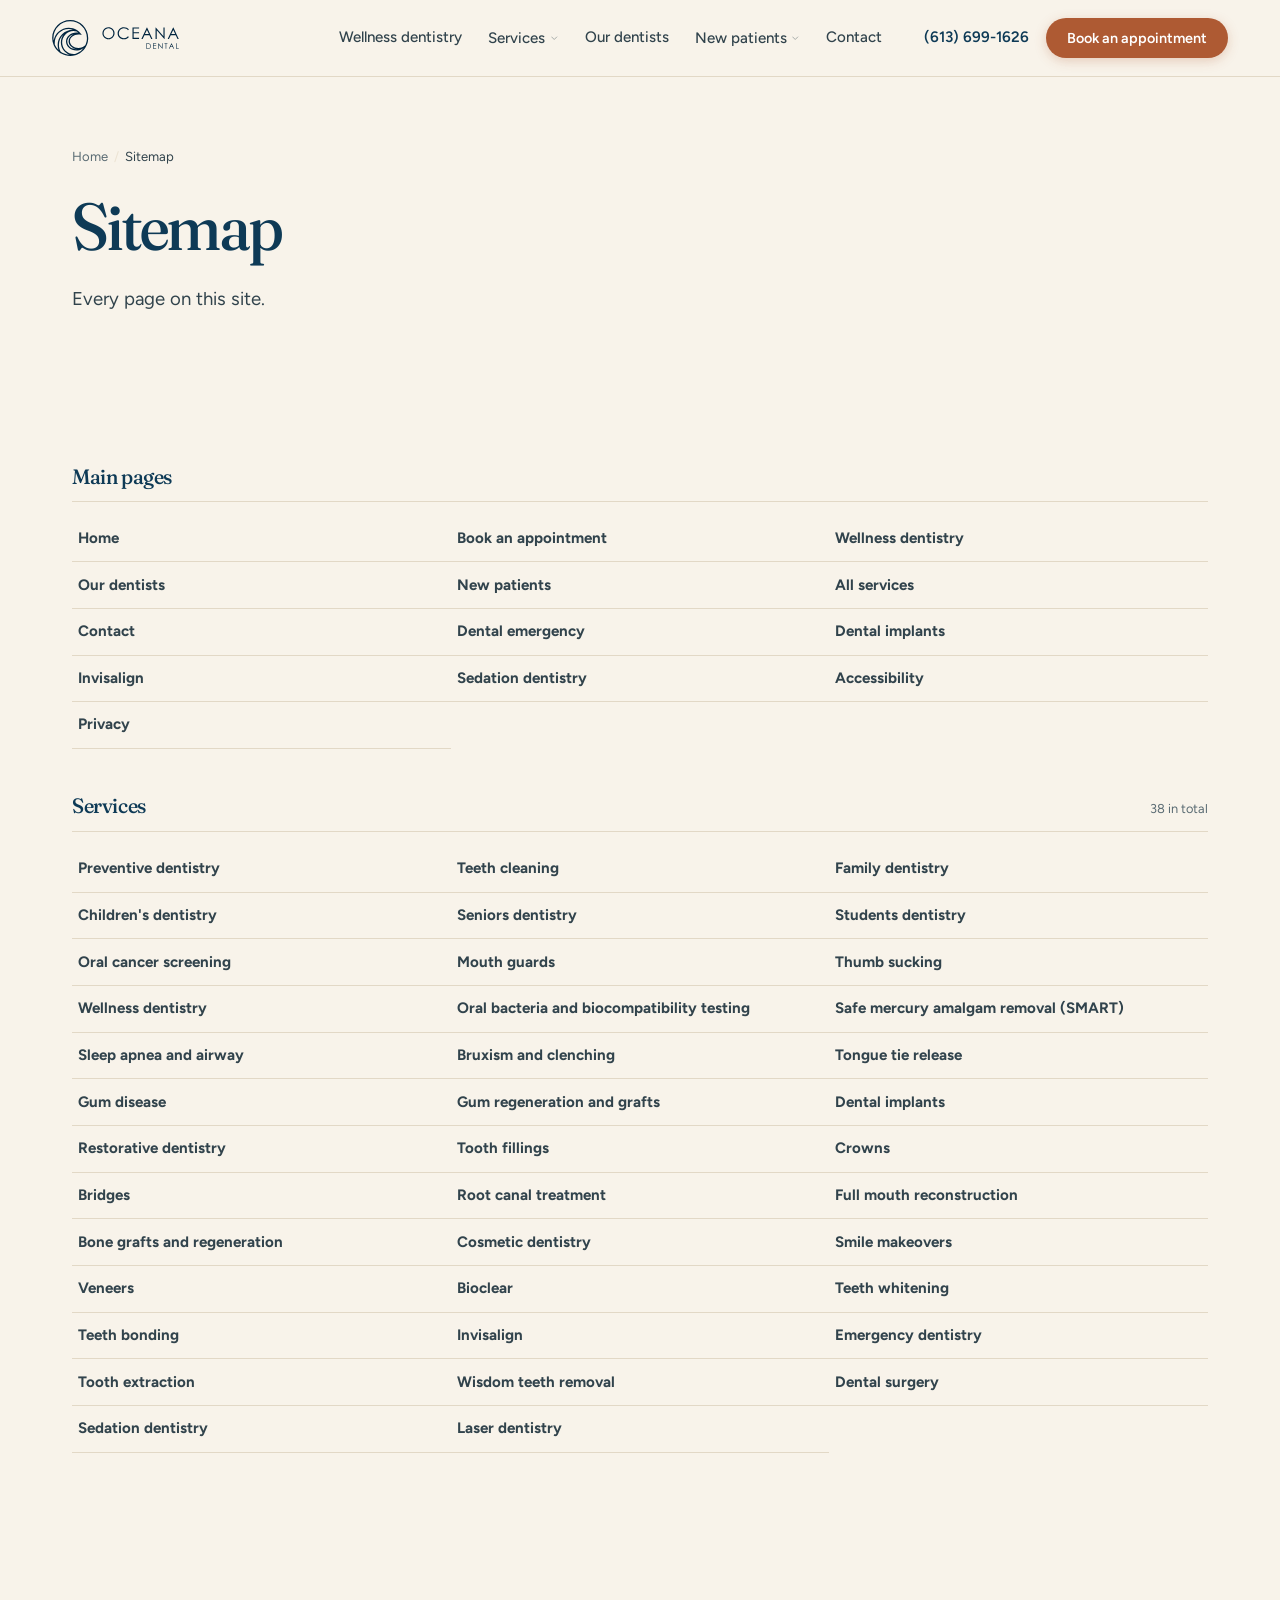
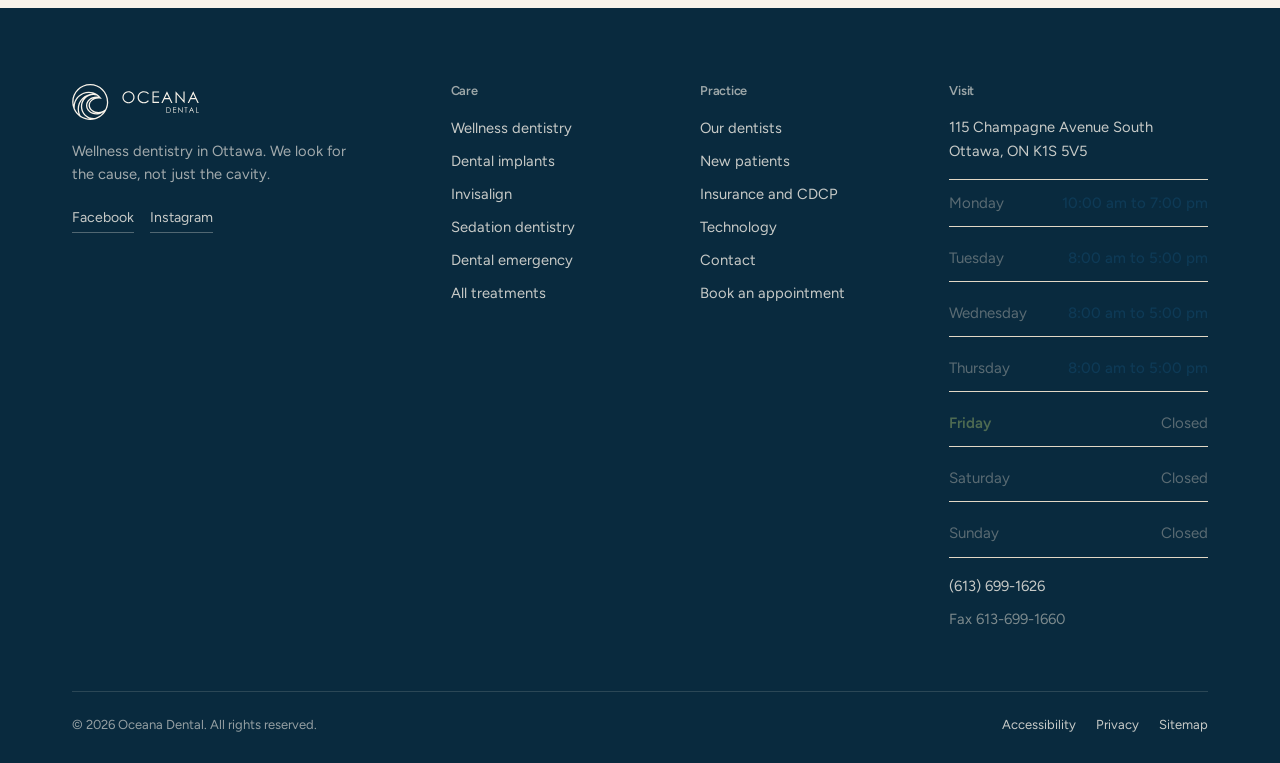
<file: sitemap.html>
<!doctype html>
<html lang="en-CA">
<head>
<meta charset="utf-8">
<meta name="viewport" content="width=device-width,initial-scale=1">
<title>Sitemap | Oceana Dental</title>
<meta name="description" content="Every page on the Oceana Dental website.">
<link rel="canonical" href="https://oceanadental.ca/sitemap.html">
<meta name="robots" content="noindex,nofollow">
<meta name="theme-color" content="#00243f">
<meta property="og:type" content="website">
<meta property="og:site_name" content="Oceana Dental">
<meta property="og:title" content="Sitemap | Oceana Dental">
<meta property="og:description" content="Every page on the Oceana Dental website.">
<meta property="og:url" content="https://oceanadental.ca/sitemap.html">
<meta property="og:locale" content="en_CA">
<meta name="twitter:card" content="summary_large_image">
<link rel="icon" href="assets/img/favicon.1d375e16.svg" type="image/svg+xml">
<link rel="apple-touch-icon" href="assets/img/favicon.1d375e16.svg">
<link rel="preconnect" href="https://fonts.googleapis.com"><link rel="preconnect" href="https://fonts.gstatic.com" crossorigin><link rel="stylesheet" href="https://fonts.googleapis.com/css2?family=Fraunces:ital,opsz,wght@0,9..144,300..700;1,9..144,300..700&family=Figtree:wght@400;500;600;700&display=swap">
<link rel="stylesheet" href="assets/css/site.9e668e91.css">

<script>document.documentElement.setAttribute("data-intro","");</script>
<script type="application/ld+json">{"@context":"https://schema.org","@type":"Dentist","@id":"https://oceanadental.ca/#practice","name":"Oceana Dental","url":"https://oceanadental.ca","telephone":"(613) 699-1626","faxNumber":"613-699-1660","image":"https://oceanadental.ca/assets/img/logo.46053a9a.svg","priceRange":"$$","address":{"@type":"PostalAddress","streetAddress":"115 Champagne Avenue South","addressLocality":"Ottawa","addressRegion":"ON","postalCode":"K1S 5V5","addressCountry":"CA"},"geo":{"@type":"GeoCoordinates","latitude":45.3982055,"longitude":-75.7109552},"hasMap":"https://maps.app.goo.gl/BRhoStTDBjFMYJ9u7","sameAs":["https://www.facebook.com/oceanadental.ca","https://www.instagram.com/oceanadental/"],"openingHoursSpecification":[{"@type":"OpeningHoursSpecification","dayOfWeek":"https://schema.org/Monday","opens":"10:00","closes":"19:00"},{"@type":"OpeningHoursSpecification","dayOfWeek":"https://schema.org/Tuesday","opens":"08:00","closes":"17:00"},{"@type":"OpeningHoursSpecification","dayOfWeek":"https://schema.org/Wednesday","opens":"08:00","closes":"17:00"},{"@type":"OpeningHoursSpecification","dayOfWeek":"https://schema.org/Thursday","opens":"08:00","closes":"17:00"}],"areaServed":[{"@type":"City","name":"Ottawa"},{"@type":"City","name":"Nepean"},{"@type":"City","name":"Gatineau"}],"aggregateRating":{"@type":"AggregateRating","ratingValue":"4.8","reviewCount":"39","bestRating":"5"},"medicalSpecialty":"Dentistry","availableService":[{"@type":"MedicalProcedure","name":"Preventive dentistry"},{"@type":"MedicalProcedure","name":"Teeth cleaning"},{"@type":"MedicalProcedure","name":"Family dentistry"},{"@type":"MedicalProcedure","name":"Children's dentistry"},{"@type":"MedicalProcedure","name":"Seniors dentistry"},{"@type":"MedicalProcedure","name":"Students dentistry"},{"@type":"MedicalProcedure","name":"Oral cancer screening"},{"@type":"MedicalProcedure","name":"Mouth guards"},{"@type":"MedicalProcedure","name":"Thumb sucking"},{"@type":"MedicalProcedure","name":"Wellness dentistry"},{"@type":"MedicalProcedure","name":"Oral bacteria and biocompatibility testing"},{"@type":"MedicalProcedure","name":"Safe mercury amalgam removal (SMART)"},{"@type":"MedicalProcedure","name":"Sleep apnea and airway"},{"@type":"MedicalProcedure","name":"Bruxism and clenching"}]}</script>
<script type="application/ld+json">{"@context":"https://schema.org","@type":"BreadcrumbList","itemListElement":[{"@type":"ListItem","position":1,"name":"Home","item":"https://oceanadental.ca"},{"@type":"ListItem","position":2,"name":"Sitemap","item":"https://oceanadental.ca/sitemap.html"}]}</script>
</head>
<body>
<div class="guides" id="guides" aria-hidden="true"></div>
<a class="skip" href="#main">Skip to content</a>
<header class="hdr" id="hdr"><div class="hdr-in">
<a class="brand" href="index.html" aria-label="Oceana Dental, home"><svg class="lg" viewBox="0 0 211 60" width="134" height="38" role="img" aria-label="Oceana Dental"><title>Oceana Dental</title><path d="M93.7401 11.9757C96.6461 11.9757 99.0785 12.9438 101.037 14.8802C102.995 16.8165 103.974 19.2003 103.974 22.0316C103.974 24.8365 102.997 27.2161 101.043 29.1698C99.0895 31.1234 96.7078 32.1006 93.8966 32.1006C91.0509 32.1006 88.649 31.1283 86.6911 29.1829C84.7332 27.2376 83.7539 24.8842 83.7539 22.1228C83.7539 20.2819 84.1999 18.5759 85.092 17.004C85.984 15.4321 87.2001 14.2011 88.7404 13.3111C90.2807 12.4203 91.947 11.9757 93.7401 11.9757ZM93.8246 13.838C92.4048 13.838 91.0592 14.2073 89.7869 14.9459C88.5153 15.6845 87.5222 16.6796 86.8075 17.9313C86.0934 19.183 85.7361 20.5779 85.7361 22.1159C85.7361 24.3932 86.5263 26.3157 88.1074 27.8849C89.6886 29.4533 91.5938 30.2376 93.8239 30.2376C95.3136 30.2376 96.6919 29.8773 97.9593 29.1553C99.2267 28.434 100.215 27.4478 100.925 26.1961C101.635 24.9444 101.99 23.5544 101.99 22.0246C101.99 20.5039 101.635 19.1284 100.925 17.8988C100.215 16.6692 99.2156 15.6852 97.9267 14.9459C96.6378 14.208 95.2707 13.838 93.8246 13.838Z" fill="#00243f"></path><path d="M127.86 16.0136L126.347 17.1727C125.512 16.087 124.509 15.2647 123.339 14.7045C122.17 14.1444 120.885 13.8643 119.485 13.8643C117.954 13.8643 116.536 14.2315 115.232 14.9652C113.928 15.699 112.917 16.6845 112.199 17.9223C111.482 19.1595 111.123 20.5516 111.123 22.0973C111.123 24.4333 111.925 26.3828 113.53 27.9457C115.135 29.5087 117.158 30.2901 119.602 30.2901C122.29 30.2901 124.538 29.2396 126.347 27.138L127.86 28.2846C126.903 29.5004 125.709 30.4402 124.279 31.1048C122.848 31.7693 121.251 32.1013 119.485 32.1013C116.128 32.1013 113.48 30.9858 111.541 28.7535C109.915 26.869 109.102 24.5938 109.102 21.9278C109.102 19.1229 110.086 16.7633 112.056 14.8484C114.026 12.9335 116.493 11.9763 119.459 11.9763C121.251 11.9763 122.868 12.3304 124.312 13.0379C125.755 13.7453 126.938 14.737 127.86 16.0136Z" fill="#00243f"></path><path d="M133.883 12.4577H144.879V14.3332H135.801V20.3379H144.801V22.2134H135.801V29.7424H144.801V31.6179H133.883V12.4577Z" fill="#00243f"></path><path d="M158.2 12.4577L167.149 31.6186H165.077L162.059 25.3144H153.793L150.803 31.6186H148.664L157.731 12.4577H158.2ZM157.958 16.5282L154.67 23.4638H161.231L157.958 16.5282Z" fill="#00243f"></path><path d="M172.297 31.6186V12.4577H172.714L185.486 27.1456V12.4577H187.377V31.6186H186.946L174.28 17.1098V31.6186H172.297Z" fill="#00243f"></path><path d="M202.052 12.4577L211 31.6186H208.929L205.911 25.3144H197.644L194.655 31.6186H192.516L201.582 12.4577H202.052ZM201.81 16.5282L198.522 23.4638H205.082L201.81 16.5282Z" fill="#00243f"></path><path d="M156.836 47.9939V38.8619H158.732C160.1 38.8619 161.092 38.9719 161.71 39.1911C162.597 39.5016 163.291 40.0396 163.79 40.8052C164.289 41.5707 164.539 42.4836 164.539 43.5431C164.539 44.458 164.341 45.263 163.946 45.958C163.55 46.653 163.036 47.1668 162.404 47.4974C161.772 47.8286 160.886 47.9939 159.746 47.9939H156.836ZM157.712 47.1309H158.769C160.033 47.1309 160.91 47.052 161.399 46.895C162.086 46.6717 162.627 46.2699 163.021 45.689C163.415 45.1081 163.612 44.3978 163.612 43.5583C163.612 42.6772 163.399 41.9248 162.971 41.3004C162.544 40.6759 161.95 40.2478 161.187 40.0161C160.615 39.8426 159.672 39.7554 158.358 39.7554H157.711V47.1309H157.712Z" fill="#00243f"></path><path d="M168.152 38.8619H173.394V39.7561H169.067V42.6178H173.356V43.5119H169.067V47.1004H173.356V47.9939H168.152V38.8619Z" fill="#00243f"></path><path d="M176.809 47.9939V38.8619H177.007L183.094 45.8618V38.8619H183.995V47.9939H183.79L177.754 41.0784V47.9939H176.809Z" fill="#00243f"></path><path d="M187.148 39.7554V38.8612H192.159V39.7554H190.12V47.9939H189.187V39.7554H187.148Z" fill="#00243f"></path><path d="M199.049 38.8619L203.314 47.9939H202.327L200.889 44.9891H196.949L195.523 47.9939H194.504L198.825 38.8619H199.049ZM198.934 40.8017L197.366 44.1074H200.493L198.934 40.8017Z" fill="#00243f"></path><path d="M206.562 38.8619H207.477V47.1122H210.996V47.9939H206.562V38.8619Z" fill="#00243f"></path><path d="M30.0474 0C13.4776 0 8.54913e-05 13.457 8.54913e-05 29.9969C-0.00961053 34.0335 0.805548 38.0293 2.39639 41.7395C4.60016 46.8833 8.19322 51.3134 12.7732 54.536C13.4589 55.0243 14.2158 55.5001 15.0081 55.9648C22.152 60.0975 30.6866 61.1072 38.6 58.7566C40.2594 58.269 41.871 57.6335 43.4161 56.8576C44.6842 56.231 45.9031 55.5111 47.0639 54.7034C50.72 52.1882 53.7763 48.9005 56.0168 45.0735C56.4102 44.3888 56.7793 43.7042 57.1069 43.0258C57.7821 41.6226 58.3501 40.1704 58.8058 38.6814C59.0627 37.8481 59.283 36.9788 59.4616 36.1102C59.6403 35.2409 59.7899 34.3371 59.891 33.4201C60.0233 32.2839 60.0884 31.1414 60.0877 29.9976C60.0884 13.457 46.6116 0 30.0474 0ZM4.47064 41.1033C4.35637 40.1731 4.30096 39.2368 4.30373 38.2997C4.30373 25.4561 14.7706 15.0109 27.6337 15.0109C29.9954 15.0047 32.3432 15.3615 34.5962 16.0697C20.5473 16.0697 9.12058 27.4852 9.12058 41.5134C9.11227 44.3584 9.59015 47.1848 10.5327 49.8694C7.96675 47.3632 5.90912 44.3868 4.47064 41.1033ZM14.2879 52.9648C8.83108 43.3066 10.9504 31.1463 19.354 23.8967C16.1917 27.7237 14.4693 32.5349 14.4846 37.4961C14.4846 46.8349 20.564 54.9648 29.1588 57.8334C23.8364 57.6729 18.6725 55.9828 14.2879 52.9648ZM48.6201 50.7505C47.7101 51.5658 46.7467 52.3196 45.7355 53.0063L45.6877 53.0423C43.3669 54.6252 40.8155 55.8417 38.1241 56.6487C37.4025 56.7331 36.676 56.7753 35.9488 56.7739C25.3032 56.7739 16.6426 48.1267 16.6426 37.4961C16.6426 27.194 25.029 18.5517 35.3109 18.2301C37.149 18.2861 38.9732 18.56 40.7469 19.0454C41.6791 19.681 42.5635 20.3829 43.3939 21.1464C42.3495 20.9742 41.2934 20.8884 40.2351 20.8898C30.7697 20.8898 23.0683 27.6152 23.0683 35.8882C23.0683 44.1613 30.7697 50.8929 40.2351 50.8929C43.6384 50.8929 46.9288 50.0236 49.7421 48.375C50.3058 48.0548 50.8474 47.6972 51.3634 47.3037C51.4818 47.2256 51.5954 47.1398 51.7034 47.0472C51.9064 46.958 52.1031 46.8625 52.2997 46.7616C51.2055 48.209 49.9734 49.5444 48.6201 50.7505ZM35.8532 23.5986C30.7503 25.8897 27.3588 30.324 27.3588 35.3537C27.3588 42.2284 33.7132 47.9116 41.8668 48.6675C41.3301 48.7152 40.7878 48.7394 40.2337 48.7394C31.9603 48.7394 25.2243 42.9781 25.2243 35.8896C25.225 30.1096 29.7073 25.2113 35.8532 23.5986ZM57.9248 30.6573V30.6746C57.9013 31.6089 57.8299 32.5439 57.7164 33.4484L57.7046 33.5556V33.5612C57.609 34.3454 57.474 35.1241 57.2987 35.8945C57.0432 37.1033 56.7031 38.2928 56.28 39.4539L56.2024 39.5369V39.6621C55.9406 40.382 55.6359 41.0963 55.2785 41.846C55.0991 42.0548 54.8969 42.263 54.6704 42.4829C54.4758 42.6759 54.2708 42.8591 54.0561 43.0306C53.2202 43.7409 52.3018 44.3487 51.3204 44.8397C51.1002 44.9469 50.8862 45.0534 50.6473 45.1551C50.4623 45.2443 50.2657 45.3211 50.0572 45.411C48.039 46.2028 45.8893 46.6046 43.7208 46.5949C35.9072 46.5949 29.5529 41.5542 29.5529 35.3523C29.5529 29.1567 35.9072 24.1152 43.7208 24.1152C44.6468 24.1138 45.5721 24.1851 46.487 24.3296C46.6719 24.3593 46.8506 24.3891 47.0286 24.4243C47.3506 24.4838 47.6664 24.5557 47.9767 24.6332L49.3715 24.9783L48.5612 23.7999C48.2627 23.3711 47.9414 22.9368 47.5896 22.5018C47.5591 22.4555 47.5251 22.4119 47.4877 22.3711C46.595 21.2563 45.606 20.2225 44.5311 19.2819C44.3587 19.1215 44.1793 18.9666 44.0006 18.8179C43.2651 18.1997 42.4957 17.6236 41.6951 17.0925C41.5046 16.9673 41.3134 16.8421 41.1285 16.7294C37.086 14.1942 32.4077 12.8512 27.6337 12.856C15.0691 12.856 4.45333 22.1643 2.48088 34.2347C2.26549 32.8323 2.15814 31.416 2.15884 29.9969C2.15884 14.6471 14.6702 2.15419 30.0481 2.15419C45.4204 2.15419 57.9317 14.6471 57.9317 29.9969C57.9304 30.223 57.9304 30.4367 57.9248 30.6573Z" fill="#00243f"></path></svg></a>
<nav class="nav" aria-label="Main">
<a href="wellness-dentistry.html">Wellness dentistry</a>
<div class="dd"><button type="button" aria-expanded="false" aria-controls="dd-svc">Services <svg class="car" viewBox="0 0 20 20" width="12" height="12" aria-hidden="true" focusable="false"><path d="M4 7l6 6 6-6" stroke="currentColor" stroke-width="1.9" fill="none" stroke-linecap="round" stroke-linejoin="round"/></svg></button>
<div class="dd-p wide" id="dd-svc"><a href="wellness-dentistry.html">Wellness dentistry<span>Root-cause care for your whole body</span></a><a href="dental-implants.html">Dental implants<span>Replace a missing tooth for good</span></a><a href="invisalign.html">Invisalign<span>Straighten teeth without brackets</span></a><a href="emergency-dentist.html">Emergency dentistry<span>In pain today? Start here</span></a><a href="sedation-dentistry.html">Sedation dentistry<span>IV sedation with Dr. Silver</span></a><a href="services.html#family-dentist">Family dentistry<span>Care for every age, under one roof</span></a><div class="dd-all"><a href="services.html"><strong>All 38 services</strong><span>The full list, grouped by what you need</span></a></div></div></div>
<a href="dentists.html">Our dentists</a>
<div class="dd"><button type="button" aria-expanded="false" aria-controls="dd-np">New patients <svg class="car" viewBox="0 0 20 20" width="12" height="12" aria-hidden="true" focusable="false"><path d="M4 7l6 6 6-6" stroke="currentColor" stroke-width="1.9" fill="none" stroke-linecap="round" stroke-linejoin="round"/></svg></button>
<div class="dd-p" id="dd-np"><a href="new-patients.html#first-visit">Your first visit<span>What the comprehensive exam covers</span></a><a href="new-patients.html#insurance">Insurance and CDCP<span>Insurance, CDCP and paying yourself</span></a><a href="new-patients.html#technology">Our technology<span>iTero, AIRFLOW, lasers, digital X-ray</span></a><a href="new-patients.html#comfort">Comfort and anxiety<span>How we handle dental anxiety</span></a><div class="dd-all"><a href="new-patients.html"><strong>New patient guide</strong><span>Everything before your first visit</span></a></div></div></div>
<a href="contact.html">Contact</a>
</nav>
<div class="hdr-cta">
<a class="hdr-tel" href="tel:+16136991626">(613) 699-1626</a>
<a class="btn btn-a btn-sm" href="book.html">Book an appointment</a>
</div>
<button class="burger" id="burger" aria-expanded="false" aria-controls="drawer" aria-label="Menu">
<i></i><i></i><i></i></button>
</div></header>
<div class="drawer" id="drawer" hidden>
<a href="index.html">Home</a>
<a href="wellness-dentistry.html">Wellness dentistry</a>
<details><summary>Services</summary><div class="sub"><a href="wellness-dentistry.html">Wellness dentistry</a><a href="dental-implants.html">Dental implants</a><a href="invisalign.html">Invisalign</a><a href="emergency-dentist.html">Emergency dentistry</a><a href="sedation-dentistry.html">Sedation dentistry</a><a href="services.html#family-dentist">Family dentistry</a><a href="services.html">All 38 services</a></div></details>
<a href="dentists.html">Our dentists</a>
<details><summary>New patients</summary><div class="sub"><a href="new-patients.html#first-visit">Your first visit</a><a href="new-patients.html#insurance">Insurance and CDCP</a><a href="new-patients.html#technology">Our technology</a><a href="new-patients.html#comfort">Comfort and anxiety</a><a href="new-patients.html">New patient guide</a></div></details>
<a href="emergency-dentist.html">Dental emergency</a>
<a href="contact.html">Contact</a>
<div class="btns">
<a class="btn btn-a btn-lg" href="book.html"><svg viewBox="0 0 20 20" width="20" height="20" aria-hidden="true" focusable="false"><rect x="2.5" y="4" width="15" height="14" rx="2.4" stroke="currentColor" stroke-width="1.5" fill="none"/><path d="M2.5 8h15M6.5 2v3.4M13.5 2v3.4" stroke="currentColor" stroke-width="1.5" stroke-linecap="round"/><circle cx="7" cy="12" r="1.1" fill="currentColor"/><circle cx="10" cy="12" r="1.1" fill="currentColor"/><circle cx="13" cy="12" r="1.1" fill="currentColor"/></svg> Book an appointment</a>
<a class="btn btn-b btn-lg" href="tel:+16136991626"><svg viewBox="0 0 20 20" width="20" height="20" aria-hidden="true" focusable="false"><path d="M2.5 4.6c0-1.2 1-2.1 2.1-2.1h1.9c.9 0 1.7.6 1.9 1.5l.6 2.3c.2.7-.1 1.5-.7 1.9l-1.1.8a11.7 11.7 0 0 0 5.3 5.3l.8-1.1c.4-.6 1.2-.9 1.9-.7l2.3.6c.9.2 1.5 1 1.5 1.9v1.9c0 1.2-1 2.1-2.1 2.1h-.9C8.2 19 1 11.8 1 5.5v-.9Z" fill="currentColor"/></svg> (613) 699-1626</a>
</div></div>
<main id="main">

<section class="opener"><div class="wrap"><div class="crumb"><a href="index.html">Home</a><span>/</span><span>Sitemap</span></div>
<h1>Sitemap</h1><p class="lede">Every page on this site.</p></div></section>
<section class="sec"><div class="wrap">
<div class="svc-cat"><div class="svc-cat-h"><h2>Main pages</h2></div><div class="svc-g"><a class="svc" href="index.html"><b>Home</b></a><a class="svc" href="book.html"><b>Book an appointment</b></a><a class="svc" href="wellness-dentistry.html"><b>Wellness dentistry</b></a><a class="svc" href="dentists.html"><b>Our dentists</b></a><a class="svc" href="new-patients.html"><b>New patients</b></a><a class="svc" href="services.html"><b>All services</b></a><a class="svc" href="contact.html"><b>Contact</b></a><a class="svc" href="emergency-dentist.html"><b>Dental emergency</b></a><a class="svc" href="dental-implants.html"><b>Dental implants</b></a><a class="svc" href="invisalign.html"><b>Invisalign</b></a><a class="svc" href="sedation-dentistry.html"><b>Sedation dentistry</b></a><a class="svc" href="accessibility.html"><b>Accessibility</b></a><a class="svc" href="privacy.html"><b>Privacy</b></a></div></div>
<div class="svc-cat"><div class="svc-cat-h"><h2>Services</h2><span>38 in total</span></div>
<div class="svc-g"><a class="svc" href="services.html#preventive-dentistry"><b>Preventive dentistry</b></a><a class="svc" href="services.html#teeth-cleaning"><b>Teeth cleaning</b></a><a class="svc" href="services.html#family-dentist"><b>Family dentistry</b></a><a class="svc" href="services.html#childrens-dentist"><b>Children's dentistry</b></a><a class="svc" href="services.html#dentist-for-seniors"><b>Seniors dentistry</b></a><a class="svc" href="services.html#dentist-for-students"><b>Students dentistry</b></a><a class="svc" href="services.html#oral-cancer-screening"><b>Oral cancer screening</b></a><a class="svc" href="services.html#dental-mouth-guards"><b>Mouth guards</b></a><a class="svc" href="services.html#thumb-sucking"><b>Thumb sucking</b></a><a class="svc" href="wellness-dentistry.html"><b>Wellness dentistry</b></a><a class="svc" href="services.html#oral-bacteria-testing"><b>Oral bacteria and biocompatibility testing</b></a><a class="svc" href="services.html#mercury-amalgam-fillings"><b>Safe mercury amalgam removal (SMART)</b></a><a class="svc" href="services.html#sleep-apnea"><b>Sleep apnea and airway</b></a><a class="svc" href="services.html#bruxism"><b>Bruxism and clenching</b></a><a class="svc" href="services.html#tongue-tie-release"><b>Tongue tie release</b></a><a class="svc" href="services.html#gum-disease"><b>Gum disease</b></a><a class="svc" href="services.html#gum-regeneration"><b>Gum regeneration and grafts</b></a><a class="svc" href="dental-implants.html"><b>Dental implants</b></a><a class="svc" href="services.html#restorative-dentistry"><b>Restorative dentistry</b></a><a class="svc" href="services.html#tooth-fillings"><b>Tooth fillings</b></a><a class="svc" href="services.html#tooth-crown"><b>Crowns</b></a><a class="svc" href="services.html#dental-bridge"><b>Bridges</b></a><a class="svc" href="services.html#root-canal-treatment"><b>Root canal treatment</b></a><a class="svc" href="services.html#full-mouth-reconstruction"><b>Full mouth reconstruction</b></a><a class="svc" href="services.html#bone-grafts"><b>Bone grafts and regeneration</b></a><a class="svc" href="services.html#cosmetic-dentistry"><b>Cosmetic dentistry</b></a><a class="svc" href="services.html#smile-makeovers"><b>Smile makeovers</b></a><a class="svc" href="services.html#veneers"><b>Veneers</b></a><a class="svc" href="services.html#bioclear"><b>Bioclear</b></a><a class="svc" href="services.html#teeth-whitening"><b>Teeth whitening</b></a><a class="svc" href="services.html#teeth-bonding"><b>Teeth bonding</b></a><a class="svc" href="invisalign.html"><b>Invisalign</b></a><a class="svc" href="emergency-dentist.html"><b>Emergency dentistry</b></a><a class="svc" href="services.html#tooth-extraction"><b>Tooth extraction</b></a><a class="svc" href="services.html#wisdom-teeth-removal"><b>Wisdom teeth removal</b></a><a class="svc" href="services.html#dental-surgery"><b>Dental surgery</b></a><a class="svc" href="sedation-dentistry.html"><b>Sedation dentistry</b></a><a class="svc" href="services.html#laser-dentistry"><b>Laser dentistry</b></a></div></div>
</div></section>
</main>
<footer class="ftr"><div class="wrap">
<div class="ftr-g">
<div class="ftr-brand"><a class="brand" href="index.html" aria-label="Oceana Dental, home"><svg class="lg" viewBox="0 0 211 60" width="134" height="38" role="img" aria-label="Oceana Dental"><title>Oceana Dental</title><path d="M93.7401 11.9757C96.6461 11.9757 99.0785 12.9438 101.037 14.8802C102.995 16.8165 103.974 19.2003 103.974 22.0316C103.974 24.8365 102.997 27.2161 101.043 29.1698C99.0895 31.1234 96.7078 32.1006 93.8966 32.1006C91.0509 32.1006 88.649 31.1283 86.6911 29.1829C84.7332 27.2376 83.7539 24.8842 83.7539 22.1228C83.7539 20.2819 84.1999 18.5759 85.092 17.004C85.984 15.4321 87.2001 14.2011 88.7404 13.3111C90.2807 12.4203 91.947 11.9757 93.7401 11.9757ZM93.8246 13.838C92.4048 13.838 91.0592 14.2073 89.7869 14.9459C88.5153 15.6845 87.5222 16.6796 86.8075 17.9313C86.0934 19.183 85.7361 20.5779 85.7361 22.1159C85.7361 24.3932 86.5263 26.3157 88.1074 27.8849C89.6886 29.4533 91.5938 30.2376 93.8239 30.2376C95.3136 30.2376 96.6919 29.8773 97.9593 29.1553C99.2267 28.434 100.215 27.4478 100.925 26.1961C101.635 24.9444 101.99 23.5544 101.99 22.0246C101.99 20.5039 101.635 19.1284 100.925 17.8988C100.215 16.6692 99.2156 15.6852 97.9267 14.9459C96.6378 14.208 95.2707 13.838 93.8246 13.838Z" fill="#ffffff"></path><path d="M127.86 16.0136L126.347 17.1727C125.512 16.087 124.509 15.2647 123.339 14.7045C122.17 14.1444 120.885 13.8643 119.485 13.8643C117.954 13.8643 116.536 14.2315 115.232 14.9652C113.928 15.699 112.917 16.6845 112.199 17.9223C111.482 19.1595 111.123 20.5516 111.123 22.0973C111.123 24.4333 111.925 26.3828 113.53 27.9457C115.135 29.5087 117.158 30.2901 119.602 30.2901C122.29 30.2901 124.538 29.2396 126.347 27.138L127.86 28.2846C126.903 29.5004 125.709 30.4402 124.279 31.1048C122.848 31.7693 121.251 32.1013 119.485 32.1013C116.128 32.1013 113.48 30.9858 111.541 28.7535C109.915 26.869 109.102 24.5938 109.102 21.9278C109.102 19.1229 110.086 16.7633 112.056 14.8484C114.026 12.9335 116.493 11.9763 119.459 11.9763C121.251 11.9763 122.868 12.3304 124.312 13.0379C125.755 13.7453 126.938 14.737 127.86 16.0136Z" fill="#ffffff"></path><path d="M133.883 12.4577H144.879V14.3332H135.801V20.3379H144.801V22.2134H135.801V29.7424H144.801V31.6179H133.883V12.4577Z" fill="#ffffff"></path><path d="M158.2 12.4577L167.149 31.6186H165.077L162.059 25.3144H153.793L150.803 31.6186H148.664L157.731 12.4577H158.2ZM157.958 16.5282L154.67 23.4638H161.231L157.958 16.5282Z" fill="#ffffff"></path><path d="M172.297 31.6186V12.4577H172.714L185.486 27.1456V12.4577H187.377V31.6186H186.946L174.28 17.1098V31.6186H172.297Z" fill="#ffffff"></path><path d="M202.052 12.4577L211 31.6186H208.929L205.911 25.3144H197.644L194.655 31.6186H192.516L201.582 12.4577H202.052ZM201.81 16.5282L198.522 23.4638H205.082L201.81 16.5282Z" fill="#ffffff"></path><path d="M156.836 47.9939V38.8619H158.732C160.1 38.8619 161.092 38.9719 161.71 39.1911C162.597 39.5016 163.291 40.0396 163.79 40.8052C164.289 41.5707 164.539 42.4836 164.539 43.5431C164.539 44.458 164.341 45.263 163.946 45.958C163.55 46.653 163.036 47.1668 162.404 47.4974C161.772 47.8286 160.886 47.9939 159.746 47.9939H156.836ZM157.712 47.1309H158.769C160.033 47.1309 160.91 47.052 161.399 46.895C162.086 46.6717 162.627 46.2699 163.021 45.689C163.415 45.1081 163.612 44.3978 163.612 43.5583C163.612 42.6772 163.399 41.9248 162.971 41.3004C162.544 40.6759 161.95 40.2478 161.187 40.0161C160.615 39.8426 159.672 39.7554 158.358 39.7554H157.711V47.1309H157.712Z" fill="#ffffff"></path><path d="M168.152 38.8619H173.394V39.7561H169.067V42.6178H173.356V43.5119H169.067V47.1004H173.356V47.9939H168.152V38.8619Z" fill="#ffffff"></path><path d="M176.809 47.9939V38.8619H177.007L183.094 45.8618V38.8619H183.995V47.9939H183.79L177.754 41.0784V47.9939H176.809Z" fill="#ffffff"></path><path d="M187.148 39.7554V38.8612H192.159V39.7554H190.12V47.9939H189.187V39.7554H187.148Z" fill="#ffffff"></path><path d="M199.049 38.8619L203.314 47.9939H202.327L200.889 44.9891H196.949L195.523 47.9939H194.504L198.825 38.8619H199.049ZM198.934 40.8017L197.366 44.1074H200.493L198.934 40.8017Z" fill="#ffffff"></path><path d="M206.562 38.8619H207.477V47.1122H210.996V47.9939H206.562V38.8619Z" fill="#ffffff"></path><path d="M30.0474 0C13.4776 0 8.54913e-05 13.457 8.54913e-05 29.9969C-0.00961053 34.0335 0.805548 38.0293 2.39639 41.7395C4.60016 46.8833 8.19322 51.3134 12.7732 54.536C13.4589 55.0243 14.2158 55.5001 15.0081 55.9648C22.152 60.0975 30.6866 61.1072 38.6 58.7566C40.2594 58.269 41.871 57.6335 43.4161 56.8576C44.6842 56.231 45.9031 55.5111 47.0639 54.7034C50.72 52.1882 53.7763 48.9005 56.0168 45.0735C56.4102 44.3888 56.7793 43.7042 57.1069 43.0258C57.7821 41.6226 58.3501 40.1704 58.8058 38.6814C59.0627 37.8481 59.283 36.9788 59.4616 36.1102C59.6403 35.2409 59.7899 34.3371 59.891 33.4201C60.0233 32.2839 60.0884 31.1414 60.0877 29.9976C60.0884 13.457 46.6116 0 30.0474 0ZM4.47064 41.1033C4.35637 40.1731 4.30096 39.2368 4.30373 38.2997C4.30373 25.4561 14.7706 15.0109 27.6337 15.0109C29.9954 15.0047 32.3432 15.3615 34.5962 16.0697C20.5473 16.0697 9.12058 27.4852 9.12058 41.5134C9.11227 44.3584 9.59015 47.1848 10.5327 49.8694C7.96675 47.3632 5.90912 44.3868 4.47064 41.1033ZM14.2879 52.9648C8.83108 43.3066 10.9504 31.1463 19.354 23.8967C16.1917 27.7237 14.4693 32.5349 14.4846 37.4961C14.4846 46.8349 20.564 54.9648 29.1588 57.8334C23.8364 57.6729 18.6725 55.9828 14.2879 52.9648ZM48.6201 50.7505C47.7101 51.5658 46.7467 52.3196 45.7355 53.0063L45.6877 53.0423C43.3669 54.6252 40.8155 55.8417 38.1241 56.6487C37.4025 56.7331 36.676 56.7753 35.9488 56.7739C25.3032 56.7739 16.6426 48.1267 16.6426 37.4961C16.6426 27.194 25.029 18.5517 35.3109 18.2301C37.149 18.2861 38.9732 18.56 40.7469 19.0454C41.6791 19.681 42.5635 20.3829 43.3939 21.1464C42.3495 20.9742 41.2934 20.8884 40.2351 20.8898C30.7697 20.8898 23.0683 27.6152 23.0683 35.8882C23.0683 44.1613 30.7697 50.8929 40.2351 50.8929C43.6384 50.8929 46.9288 50.0236 49.7421 48.375C50.3058 48.0548 50.8474 47.6972 51.3634 47.3037C51.4818 47.2256 51.5954 47.1398 51.7034 47.0472C51.9064 46.958 52.1031 46.8625 52.2997 46.7616C51.2055 48.209 49.9734 49.5444 48.6201 50.7505ZM35.8532 23.5986C30.7503 25.8897 27.3588 30.324 27.3588 35.3537C27.3588 42.2284 33.7132 47.9116 41.8668 48.6675C41.3301 48.7152 40.7878 48.7394 40.2337 48.7394C31.9603 48.7394 25.2243 42.9781 25.2243 35.8896C25.225 30.1096 29.7073 25.2113 35.8532 23.5986ZM57.9248 30.6573V30.6746C57.9013 31.6089 57.8299 32.5439 57.7164 33.4484L57.7046 33.5556V33.5612C57.609 34.3454 57.474 35.1241 57.2987 35.8945C57.0432 37.1033 56.7031 38.2928 56.28 39.4539L56.2024 39.5369V39.6621C55.9406 40.382 55.6359 41.0963 55.2785 41.846C55.0991 42.0548 54.8969 42.263 54.6704 42.4829C54.4758 42.6759 54.2708 42.8591 54.0561 43.0306C53.2202 43.7409 52.3018 44.3487 51.3204 44.8397C51.1002 44.9469 50.8862 45.0534 50.6473 45.1551C50.4623 45.2443 50.2657 45.3211 50.0572 45.411C48.039 46.2028 45.8893 46.6046 43.7208 46.5949C35.9072 46.5949 29.5529 41.5542 29.5529 35.3523C29.5529 29.1567 35.9072 24.1152 43.7208 24.1152C44.6468 24.1138 45.5721 24.1851 46.487 24.3296C46.6719 24.3593 46.8506 24.3891 47.0286 24.4243C47.3506 24.4838 47.6664 24.5557 47.9767 24.6332L49.3715 24.9783L48.5612 23.7999C48.2627 23.3711 47.9414 22.9368 47.5896 22.5018C47.5591 22.4555 47.5251 22.4119 47.4877 22.3711C46.595 21.2563 45.606 20.2225 44.5311 19.2819C44.3587 19.1215 44.1793 18.9666 44.0006 18.8179C43.2651 18.1997 42.4957 17.6236 41.6951 17.0925C41.5046 16.9673 41.3134 16.8421 41.1285 16.7294C37.086 14.1942 32.4077 12.8512 27.6337 12.856C15.0691 12.856 4.45333 22.1643 2.48088 34.2347C2.26549 32.8323 2.15814 31.416 2.15884 29.9969C2.15884 14.6471 14.6702 2.15419 30.0481 2.15419C45.4204 2.15419 57.9317 14.6471 57.9317 29.9969C57.9304 30.223 57.9304 30.4367 57.9248 30.6573Z" fill="#ffffff"></path></svg></a>
<p>Wellness dentistry in Ottawa. We look for the cause, not just the cavity.</p>
<div class="soc"><a href="https://www.facebook.com/oceanadental.ca" rel="noopener" target="_blank">Facebook</a>
<a href="https://www.instagram.com/oceanadental/" rel="noopener" target="_blank">Instagram</a></div></div>

<div><h2>Care</h2><ul>
<li><a href="wellness-dentistry.html">Wellness dentistry</a></li>
<li><a href="dental-implants.html">Dental implants</a></li>
<li><a href="invisalign.html">Invisalign</a></li>
<li><a href="sedation-dentistry.html">Sedation dentistry</a></li>
<li><a href="emergency-dentist.html">Dental emergency</a></li>
<li><a href="services.html">All treatments</a></li></ul></div>

<div><h2>Practice</h2><ul>
<li><a href="dentists.html">Our dentists</a></li>
<li><a href="new-patients.html">New patients</a></li>
<li><a href="new-patients.html#insurance">Insurance and CDCP</a></li>
<li><a href="new-patients.html#technology">Technology</a></li>
<li><a href="contact.html">Contact</a></li>
<li><a href="book.html">Book an appointment</a></li></ul></div>

<div><h2>Visit</h2>
<address class="addr" style="font-size:.92rem;color:rgba(240,233,220,.78);margin-bottom:1rem">
<a href="https://maps.app.goo.gl/BRhoStTDBjFMYJ9u7" rel="noopener" target="_blank">115 Champagne Avenue South<br>Ottawa, ON K1S 5V5</a></address>
<ul class="hours" style="margin-bottom:1rem"><li data-d="0"><b>Monday</b> <span>10:00 am to 7:00 pm</span></li><li data-d="1"><b>Tuesday</b> <span>8:00 am to 5:00 pm</span></li><li data-d="2"><b>Wednesday</b> <span>8:00 am to 5:00 pm</span></li><li data-d="3"><b>Thursday</b> <span>8:00 am to 5:00 pm</span></li><li class="shut" data-d="4"><b>Friday</b> <span>Closed</span></li><li class="shut" data-d="5"><b>Saturday</b> <span>Closed</span></li><li class="shut" data-d="6"><b>Sunday</b> <span>Closed</span></li></ul>
<ul><li><a href="tel:+16136991626">(613) 699-1626</a></li>
<li style="color:rgba(240,233,220,.5)">Fax 613-699-1660</li></ul></div>
</div>
<div class="ftr-b"><span>&copy; 2026 Oceana Dental. All rights reserved.</span>
<nav aria-label="Legal"><a href="accessibility.html">Accessibility</a><a href="privacy.html">Privacy</a>
<a href="sitemap.html">Sitemap</a></nav></div></div></footer>
<div class="bar"><a class="t" href="tel:+16136991626">Call</a><a class="b" href="book.html">Book</a></div>
<script src="assets/js/site.5d3785af.js" defer></script>

</body>
</html>
</file>
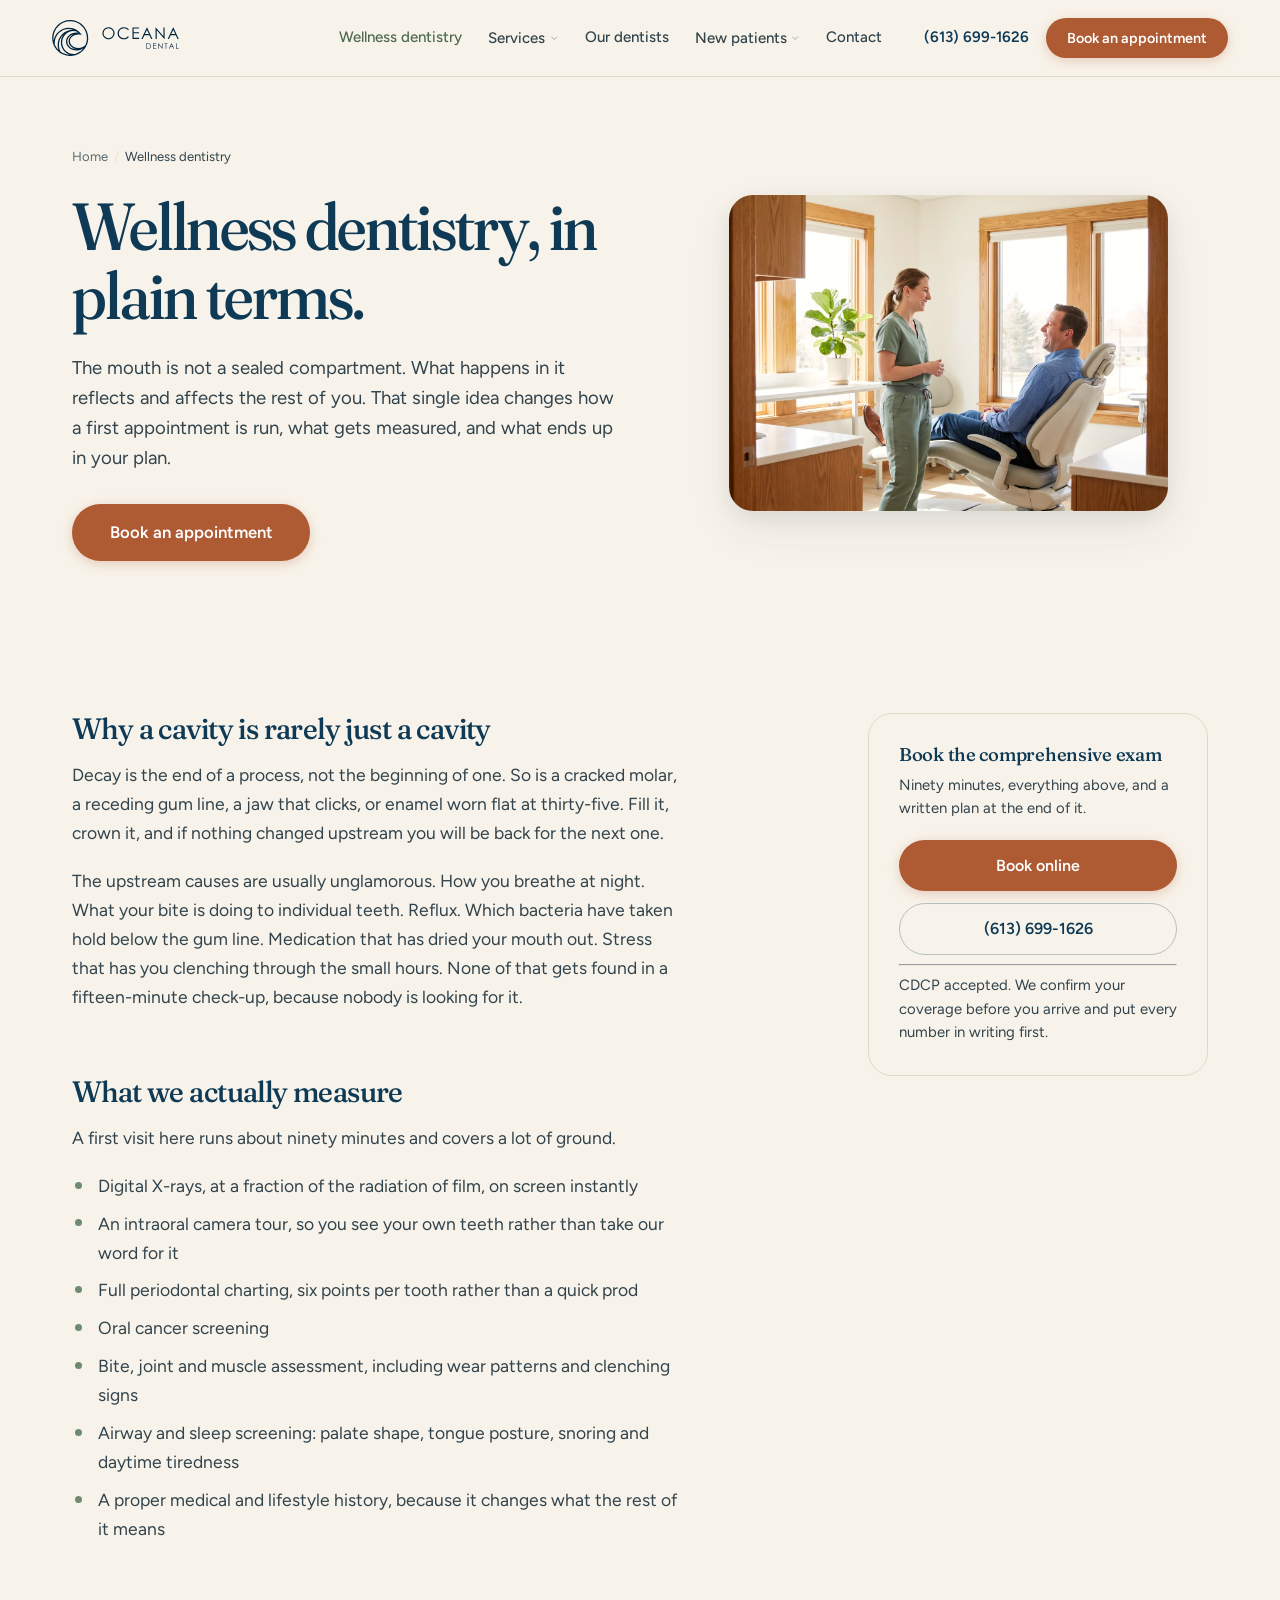
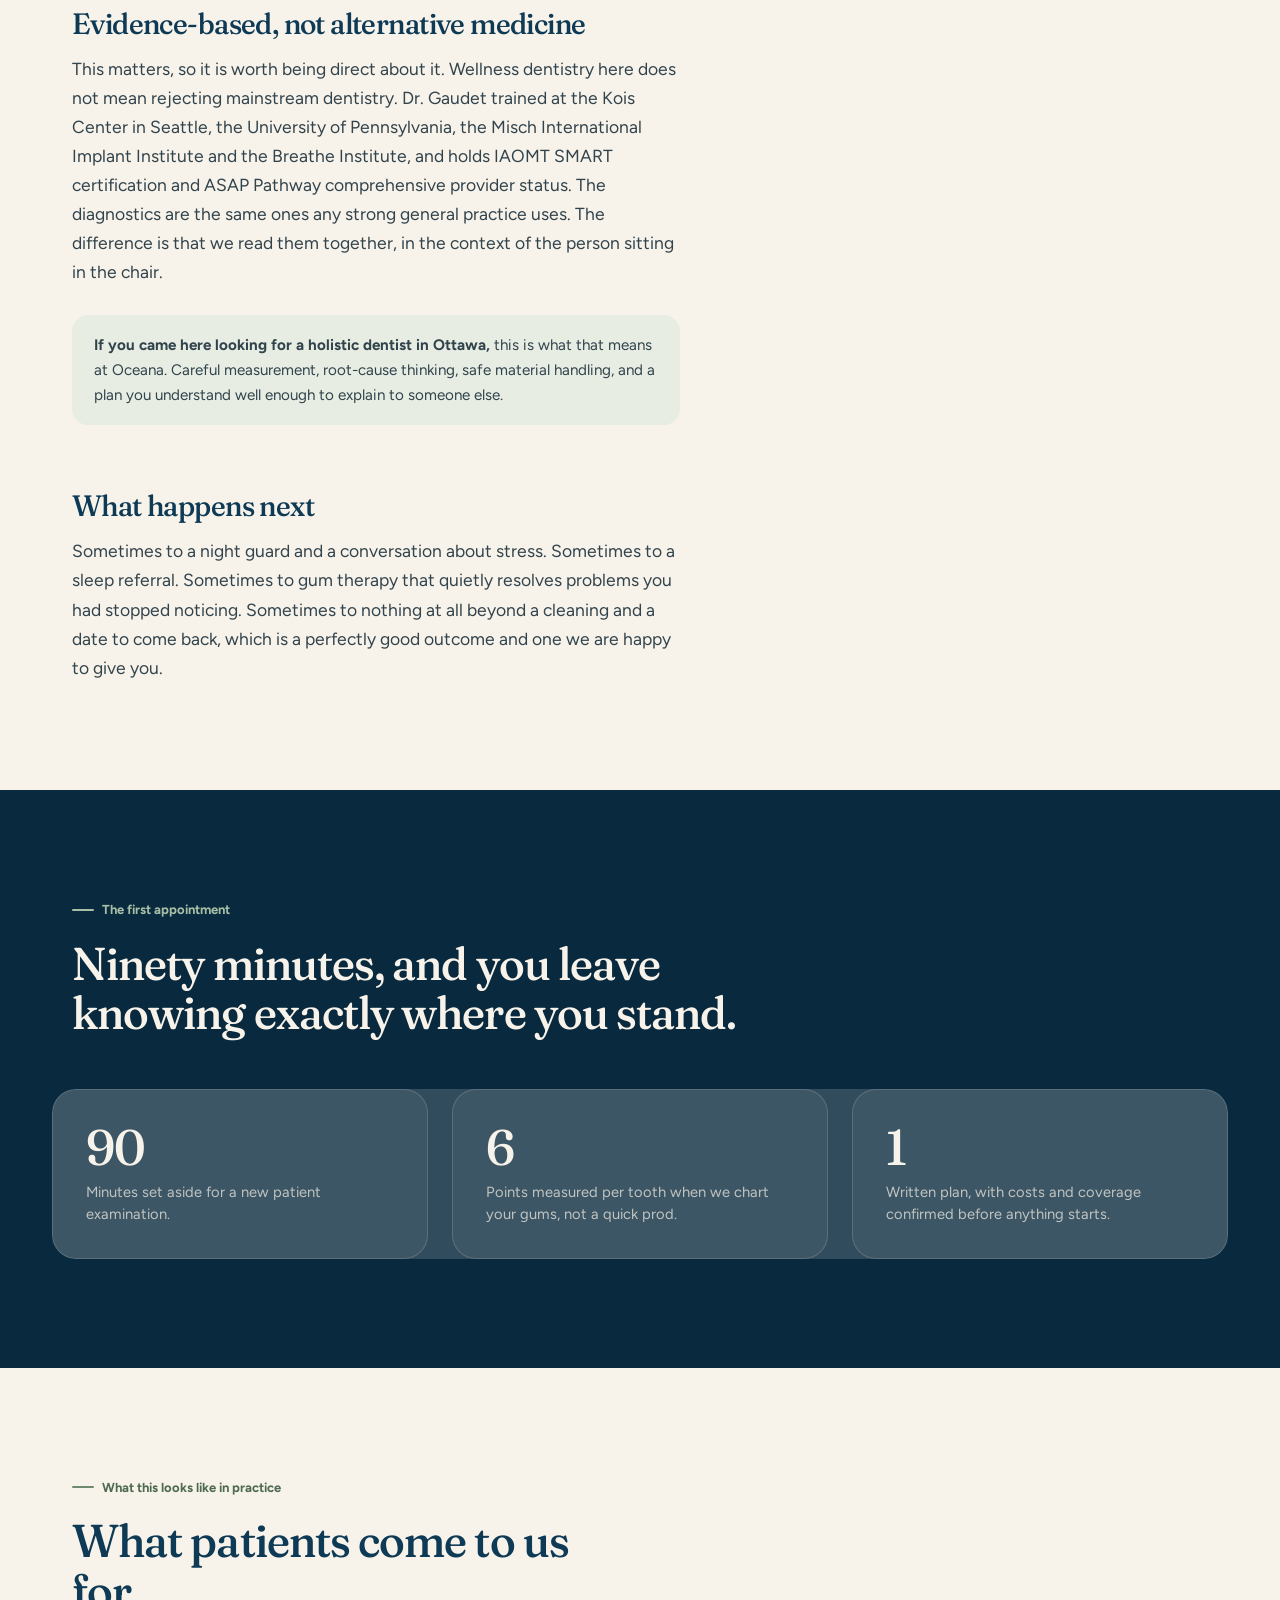
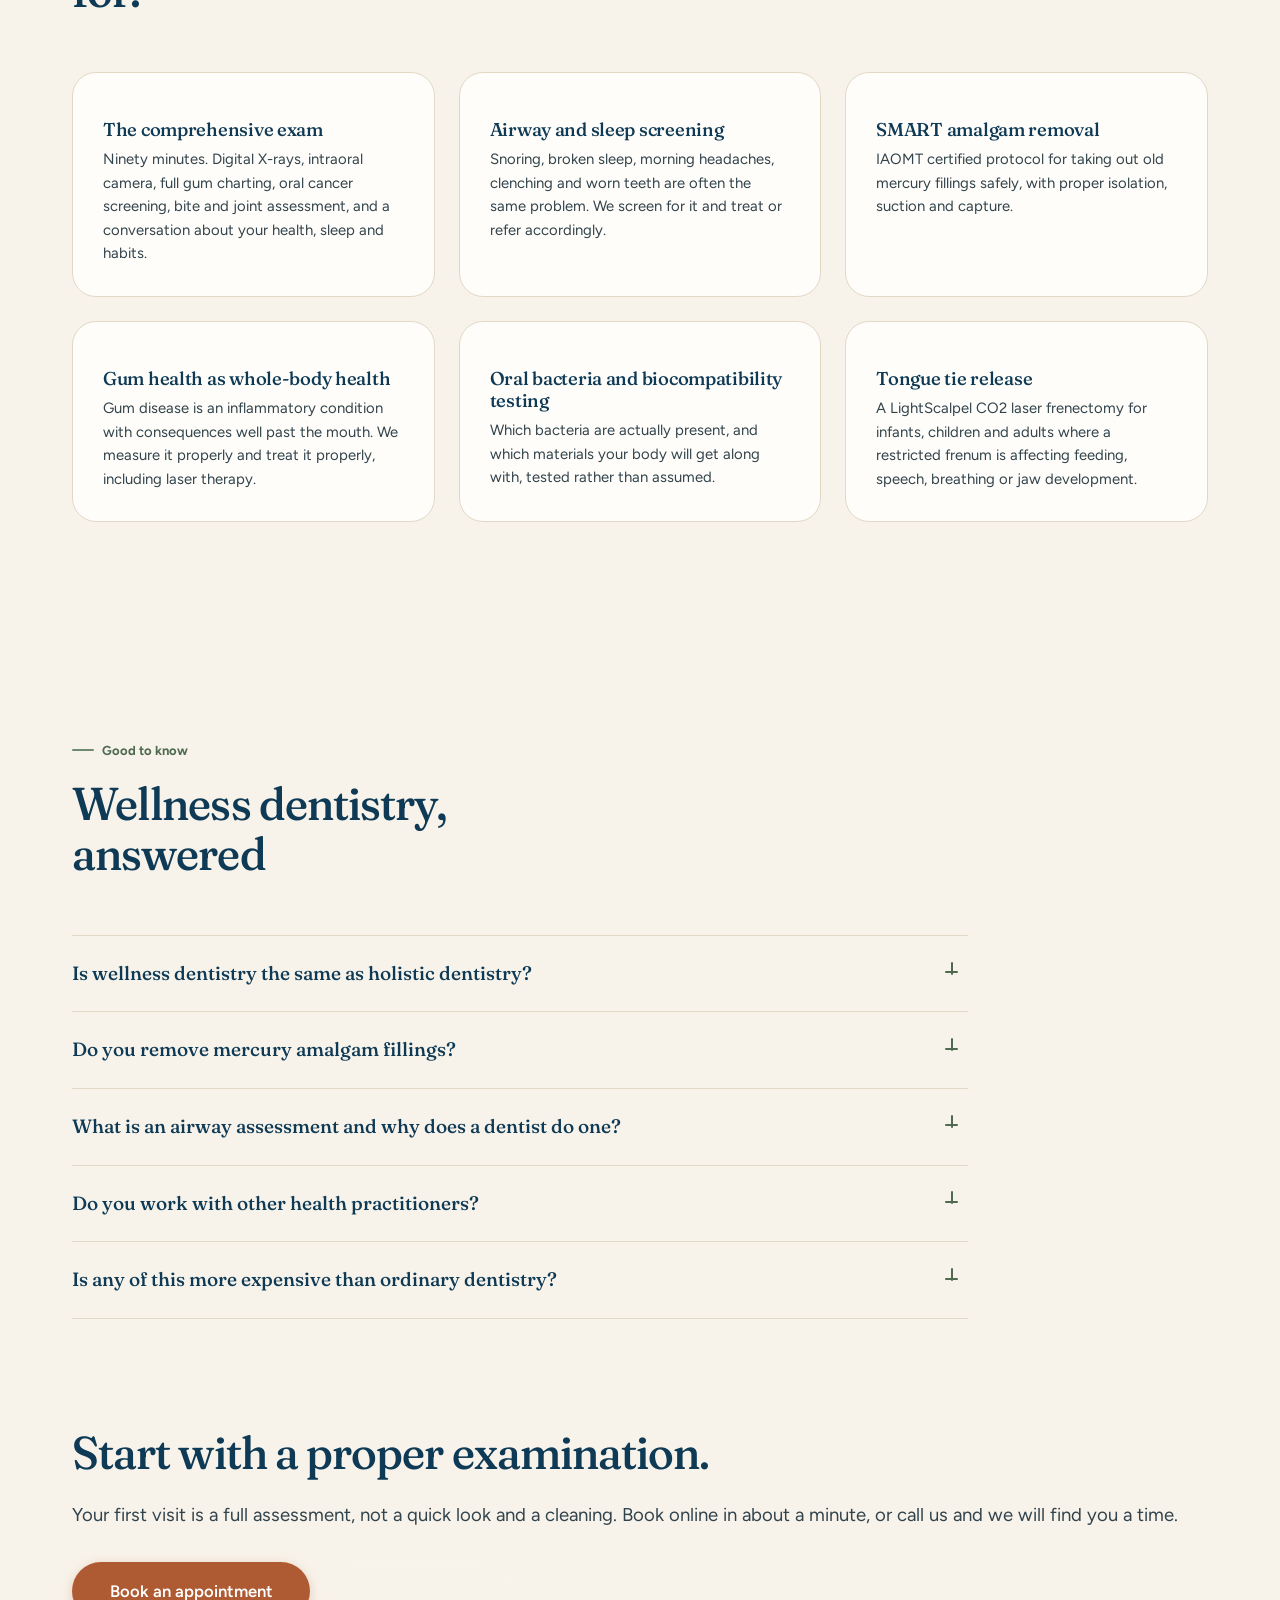
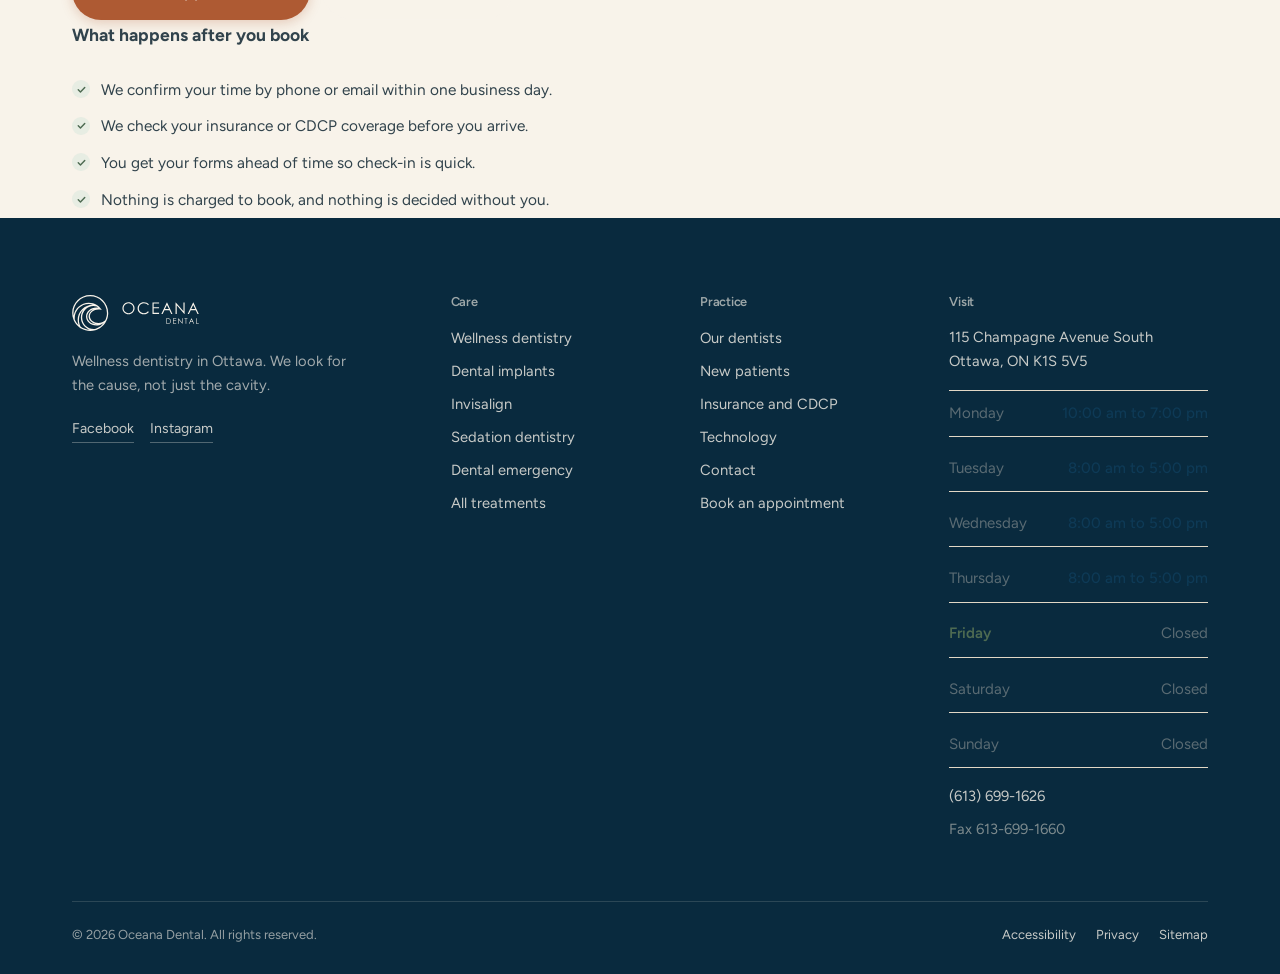
<file: wellness-dentistry.html>
<!doctype html>
<html lang="en-CA">
<head>
<meta charset="utf-8">
<meta name="viewport" content="width=device-width,initial-scale=1">
<title>Wellness and Holistic Dentistry in Ottawa | Oceana Dental</title>
<meta name="description" content="Wellness dentistry at Oceana Dental in Ottawa. Root cause exams, airway and sleep screening, SMART certified amalgam removal, gum health and biocompatibility testing.">
<link rel="canonical" href="https://oceanadental.ca/wellness-dentistry.html">
<meta name="robots" content="noindex,nofollow">
<meta name="theme-color" content="#00243f">
<meta property="og:type" content="website">
<meta property="og:site_name" content="Oceana Dental">
<meta property="og:title" content="Wellness and Holistic Dentistry in Ottawa | Oceana Dental">
<meta property="og:description" content="Wellness dentistry at Oceana Dental in Ottawa. Root cause exams, airway and sleep screening, SMART certified amalgam removal, gum health and biocompatibility testing.">
<meta property="og:url" content="https://oceanadental.ca/wellness-dentistry.html">
<meta property="og:locale" content="en_CA">
<meta name="twitter:card" content="summary_large_image">
<link rel="icon" href="assets/img/favicon.1d375e16.svg" type="image/svg+xml">
<link rel="apple-touch-icon" href="assets/img/favicon.1d375e16.svg">
<link rel="preconnect" href="https://fonts.googleapis.com"><link rel="preconnect" href="https://fonts.gstatic.com" crossorigin><link rel="stylesheet" href="https://fonts.googleapis.com/css2?family=Fraunces:ital,opsz,wght@0,9..144,300..700;1,9..144,300..700&family=Figtree:wght@400;500;600;700&display=swap">
<link rel="stylesheet" href="assets/css/site.9e668e91.css">

<script>document.documentElement.setAttribute("data-intro","");</script>
<script type="application/ld+json">{"@context":"https://schema.org","@type":"Dentist","@id":"https://oceanadental.ca/#practice","name":"Oceana Dental","url":"https://oceanadental.ca","telephone":"(613) 699-1626","faxNumber":"613-699-1660","image":"https://oceanadental.ca/assets/img/logo.46053a9a.svg","priceRange":"$$","address":{"@type":"PostalAddress","streetAddress":"115 Champagne Avenue South","addressLocality":"Ottawa","addressRegion":"ON","postalCode":"K1S 5V5","addressCountry":"CA"},"geo":{"@type":"GeoCoordinates","latitude":45.3982055,"longitude":-75.7109552},"hasMap":"https://maps.app.goo.gl/BRhoStTDBjFMYJ9u7","sameAs":["https://www.facebook.com/oceanadental.ca","https://www.instagram.com/oceanadental/"],"openingHoursSpecification":[{"@type":"OpeningHoursSpecification","dayOfWeek":"https://schema.org/Monday","opens":"10:00","closes":"19:00"},{"@type":"OpeningHoursSpecification","dayOfWeek":"https://schema.org/Tuesday","opens":"08:00","closes":"17:00"},{"@type":"OpeningHoursSpecification","dayOfWeek":"https://schema.org/Wednesday","opens":"08:00","closes":"17:00"},{"@type":"OpeningHoursSpecification","dayOfWeek":"https://schema.org/Thursday","opens":"08:00","closes":"17:00"}],"areaServed":[{"@type":"City","name":"Ottawa"},{"@type":"City","name":"Nepean"},{"@type":"City","name":"Gatineau"}],"aggregateRating":{"@type":"AggregateRating","ratingValue":"4.8","reviewCount":"39","bestRating":"5"},"medicalSpecialty":"Dentistry","availableService":[{"@type":"MedicalProcedure","name":"Preventive dentistry"},{"@type":"MedicalProcedure","name":"Teeth cleaning"},{"@type":"MedicalProcedure","name":"Family dentistry"},{"@type":"MedicalProcedure","name":"Children's dentistry"},{"@type":"MedicalProcedure","name":"Seniors dentistry"},{"@type":"MedicalProcedure","name":"Students dentistry"},{"@type":"MedicalProcedure","name":"Oral cancer screening"},{"@type":"MedicalProcedure","name":"Mouth guards"},{"@type":"MedicalProcedure","name":"Thumb sucking"},{"@type":"MedicalProcedure","name":"Wellness dentistry"},{"@type":"MedicalProcedure","name":"Oral bacteria and biocompatibility testing"},{"@type":"MedicalProcedure","name":"Safe mercury amalgam removal (SMART)"},{"@type":"MedicalProcedure","name":"Sleep apnea and airway"},{"@type":"MedicalProcedure","name":"Bruxism and clenching"}]}</script>
<script type="application/ld+json">{"@context":"https://schema.org","@type":"FAQPage","mainEntity":[{"@type":"Question","name":"Is wellness dentistry the same as holistic dentistry?","acceptedAnswer":{"@type":"Answer","text":"The words get used interchangeably. What matters is what actually happens in the chair. Here it means we look at the whole picture, your bite, your gums, your airway, your habits and your medical history, and we treat the mouth as connected to the rest of you. It is built on mainstream published dentistry, not on rejecting it."}},{"@type":"Question","name":"Do you remove mercury amalgam fillings?","acceptedAnswer":{"@type":"Answer","text":"Yes, and we do it under the IAOMT SMART protocol. Dr. Gaudet has held SMART certification since 2017. That means high volume suction, a rubber dam, separate air, protection for you and for the team, and the amalgam captured rather than released. Simply drilling an old amalgam out without that protection is the thing worth avoiding."}},{"@type":"Question","name":"What is an airway assessment and why does a dentist do one?","acceptedAnswer":{"@type":"Answer","text":"Your jaw, tongue and palate shape the space you breathe through. Narrow airways show up in the mouth as worn teeth, clenching, scalloped tongue edges and a high palate, and they show up in life as snoring, broken sleep, morning headaches and tired children. Dr. Gaudet trained at the Breathe Institute and holds ASAP Pathway comprehensive provider status, so we screen for it and refer or treat as appropriate."}},{"@type":"Question","name":"Do you work with other health practitioners?","acceptedAnswer":{"@type":"Answer","text":"Yes. We work alongside nutritionists, physiotherapists, dieticians and sleep physicians. If what we find in your mouth points somewhere else, we would rather send you to the right person than pretend the mouth is the whole story."}},{"@type":"Question","name":"Is any of this more expensive than ordinary dentistry?","acceptedAnswer":{"@type":"Answer","text":"The first visit is longer, so it costs more than a fifteen-minute check-up. After that the treatment is priced like any dental treatment and most of it is covered the same way by insurance and CDCP. We tell you the number before you agree to anything."}}]}</script>
<script type="application/ld+json">{"@context":"https://schema.org","@type":"BreadcrumbList","itemListElement":[{"@type":"ListItem","position":1,"name":"Home","item":"https://oceanadental.ca"},{"@type":"ListItem","position":2,"name":"Wellness dentistry","item":"https://oceanadental.ca/wellness-dentistry.html"}]}</script>
</head>
<body>
<div class="guides" id="guides" aria-hidden="true"></div>
<a class="skip" href="#main">Skip to content</a>
<header class="hdr" id="hdr"><div class="hdr-in">
<a class="brand" href="index.html" aria-label="Oceana Dental, home"><svg class="lg" viewBox="0 0 211 60" width="134" height="38" role="img" aria-label="Oceana Dental"><title>Oceana Dental</title><path d="M93.7401 11.9757C96.6461 11.9757 99.0785 12.9438 101.037 14.8802C102.995 16.8165 103.974 19.2003 103.974 22.0316C103.974 24.8365 102.997 27.2161 101.043 29.1698C99.0895 31.1234 96.7078 32.1006 93.8966 32.1006C91.0509 32.1006 88.649 31.1283 86.6911 29.1829C84.7332 27.2376 83.7539 24.8842 83.7539 22.1228C83.7539 20.2819 84.1999 18.5759 85.092 17.004C85.984 15.4321 87.2001 14.2011 88.7404 13.3111C90.2807 12.4203 91.947 11.9757 93.7401 11.9757ZM93.8246 13.838C92.4048 13.838 91.0592 14.2073 89.7869 14.9459C88.5153 15.6845 87.5222 16.6796 86.8075 17.9313C86.0934 19.183 85.7361 20.5779 85.7361 22.1159C85.7361 24.3932 86.5263 26.3157 88.1074 27.8849C89.6886 29.4533 91.5938 30.2376 93.8239 30.2376C95.3136 30.2376 96.6919 29.8773 97.9593 29.1553C99.2267 28.434 100.215 27.4478 100.925 26.1961C101.635 24.9444 101.99 23.5544 101.99 22.0246C101.99 20.5039 101.635 19.1284 100.925 17.8988C100.215 16.6692 99.2156 15.6852 97.9267 14.9459C96.6378 14.208 95.2707 13.838 93.8246 13.838Z" fill="#00243f"></path><path d="M127.86 16.0136L126.347 17.1727C125.512 16.087 124.509 15.2647 123.339 14.7045C122.17 14.1444 120.885 13.8643 119.485 13.8643C117.954 13.8643 116.536 14.2315 115.232 14.9652C113.928 15.699 112.917 16.6845 112.199 17.9223C111.482 19.1595 111.123 20.5516 111.123 22.0973C111.123 24.4333 111.925 26.3828 113.53 27.9457C115.135 29.5087 117.158 30.2901 119.602 30.2901C122.29 30.2901 124.538 29.2396 126.347 27.138L127.86 28.2846C126.903 29.5004 125.709 30.4402 124.279 31.1048C122.848 31.7693 121.251 32.1013 119.485 32.1013C116.128 32.1013 113.48 30.9858 111.541 28.7535C109.915 26.869 109.102 24.5938 109.102 21.9278C109.102 19.1229 110.086 16.7633 112.056 14.8484C114.026 12.9335 116.493 11.9763 119.459 11.9763C121.251 11.9763 122.868 12.3304 124.312 13.0379C125.755 13.7453 126.938 14.737 127.86 16.0136Z" fill="#00243f"></path><path d="M133.883 12.4577H144.879V14.3332H135.801V20.3379H144.801V22.2134H135.801V29.7424H144.801V31.6179H133.883V12.4577Z" fill="#00243f"></path><path d="M158.2 12.4577L167.149 31.6186H165.077L162.059 25.3144H153.793L150.803 31.6186H148.664L157.731 12.4577H158.2ZM157.958 16.5282L154.67 23.4638H161.231L157.958 16.5282Z" fill="#00243f"></path><path d="M172.297 31.6186V12.4577H172.714L185.486 27.1456V12.4577H187.377V31.6186H186.946L174.28 17.1098V31.6186H172.297Z" fill="#00243f"></path><path d="M202.052 12.4577L211 31.6186H208.929L205.911 25.3144H197.644L194.655 31.6186H192.516L201.582 12.4577H202.052ZM201.81 16.5282L198.522 23.4638H205.082L201.81 16.5282Z" fill="#00243f"></path><path d="M156.836 47.9939V38.8619H158.732C160.1 38.8619 161.092 38.9719 161.71 39.1911C162.597 39.5016 163.291 40.0396 163.79 40.8052C164.289 41.5707 164.539 42.4836 164.539 43.5431C164.539 44.458 164.341 45.263 163.946 45.958C163.55 46.653 163.036 47.1668 162.404 47.4974C161.772 47.8286 160.886 47.9939 159.746 47.9939H156.836ZM157.712 47.1309H158.769C160.033 47.1309 160.91 47.052 161.399 46.895C162.086 46.6717 162.627 46.2699 163.021 45.689C163.415 45.1081 163.612 44.3978 163.612 43.5583C163.612 42.6772 163.399 41.9248 162.971 41.3004C162.544 40.6759 161.95 40.2478 161.187 40.0161C160.615 39.8426 159.672 39.7554 158.358 39.7554H157.711V47.1309H157.712Z" fill="#00243f"></path><path d="M168.152 38.8619H173.394V39.7561H169.067V42.6178H173.356V43.5119H169.067V47.1004H173.356V47.9939H168.152V38.8619Z" fill="#00243f"></path><path d="M176.809 47.9939V38.8619H177.007L183.094 45.8618V38.8619H183.995V47.9939H183.79L177.754 41.0784V47.9939H176.809Z" fill="#00243f"></path><path d="M187.148 39.7554V38.8612H192.159V39.7554H190.12V47.9939H189.187V39.7554H187.148Z" fill="#00243f"></path><path d="M199.049 38.8619L203.314 47.9939H202.327L200.889 44.9891H196.949L195.523 47.9939H194.504L198.825 38.8619H199.049ZM198.934 40.8017L197.366 44.1074H200.493L198.934 40.8017Z" fill="#00243f"></path><path d="M206.562 38.8619H207.477V47.1122H210.996V47.9939H206.562V38.8619Z" fill="#00243f"></path><path d="M30.0474 0C13.4776 0 8.54913e-05 13.457 8.54913e-05 29.9969C-0.00961053 34.0335 0.805548 38.0293 2.39639 41.7395C4.60016 46.8833 8.19322 51.3134 12.7732 54.536C13.4589 55.0243 14.2158 55.5001 15.0081 55.9648C22.152 60.0975 30.6866 61.1072 38.6 58.7566C40.2594 58.269 41.871 57.6335 43.4161 56.8576C44.6842 56.231 45.9031 55.5111 47.0639 54.7034C50.72 52.1882 53.7763 48.9005 56.0168 45.0735C56.4102 44.3888 56.7793 43.7042 57.1069 43.0258C57.7821 41.6226 58.3501 40.1704 58.8058 38.6814C59.0627 37.8481 59.283 36.9788 59.4616 36.1102C59.6403 35.2409 59.7899 34.3371 59.891 33.4201C60.0233 32.2839 60.0884 31.1414 60.0877 29.9976C60.0884 13.457 46.6116 0 30.0474 0ZM4.47064 41.1033C4.35637 40.1731 4.30096 39.2368 4.30373 38.2997C4.30373 25.4561 14.7706 15.0109 27.6337 15.0109C29.9954 15.0047 32.3432 15.3615 34.5962 16.0697C20.5473 16.0697 9.12058 27.4852 9.12058 41.5134C9.11227 44.3584 9.59015 47.1848 10.5327 49.8694C7.96675 47.3632 5.90912 44.3868 4.47064 41.1033ZM14.2879 52.9648C8.83108 43.3066 10.9504 31.1463 19.354 23.8967C16.1917 27.7237 14.4693 32.5349 14.4846 37.4961C14.4846 46.8349 20.564 54.9648 29.1588 57.8334C23.8364 57.6729 18.6725 55.9828 14.2879 52.9648ZM48.6201 50.7505C47.7101 51.5658 46.7467 52.3196 45.7355 53.0063L45.6877 53.0423C43.3669 54.6252 40.8155 55.8417 38.1241 56.6487C37.4025 56.7331 36.676 56.7753 35.9488 56.7739C25.3032 56.7739 16.6426 48.1267 16.6426 37.4961C16.6426 27.194 25.029 18.5517 35.3109 18.2301C37.149 18.2861 38.9732 18.56 40.7469 19.0454C41.6791 19.681 42.5635 20.3829 43.3939 21.1464C42.3495 20.9742 41.2934 20.8884 40.2351 20.8898C30.7697 20.8898 23.0683 27.6152 23.0683 35.8882C23.0683 44.1613 30.7697 50.8929 40.2351 50.8929C43.6384 50.8929 46.9288 50.0236 49.7421 48.375C50.3058 48.0548 50.8474 47.6972 51.3634 47.3037C51.4818 47.2256 51.5954 47.1398 51.7034 47.0472C51.9064 46.958 52.1031 46.8625 52.2997 46.7616C51.2055 48.209 49.9734 49.5444 48.6201 50.7505ZM35.8532 23.5986C30.7503 25.8897 27.3588 30.324 27.3588 35.3537C27.3588 42.2284 33.7132 47.9116 41.8668 48.6675C41.3301 48.7152 40.7878 48.7394 40.2337 48.7394C31.9603 48.7394 25.2243 42.9781 25.2243 35.8896C25.225 30.1096 29.7073 25.2113 35.8532 23.5986ZM57.9248 30.6573V30.6746C57.9013 31.6089 57.8299 32.5439 57.7164 33.4484L57.7046 33.5556V33.5612C57.609 34.3454 57.474 35.1241 57.2987 35.8945C57.0432 37.1033 56.7031 38.2928 56.28 39.4539L56.2024 39.5369V39.6621C55.9406 40.382 55.6359 41.0963 55.2785 41.846C55.0991 42.0548 54.8969 42.263 54.6704 42.4829C54.4758 42.6759 54.2708 42.8591 54.0561 43.0306C53.2202 43.7409 52.3018 44.3487 51.3204 44.8397C51.1002 44.9469 50.8862 45.0534 50.6473 45.1551C50.4623 45.2443 50.2657 45.3211 50.0572 45.411C48.039 46.2028 45.8893 46.6046 43.7208 46.5949C35.9072 46.5949 29.5529 41.5542 29.5529 35.3523C29.5529 29.1567 35.9072 24.1152 43.7208 24.1152C44.6468 24.1138 45.5721 24.1851 46.487 24.3296C46.6719 24.3593 46.8506 24.3891 47.0286 24.4243C47.3506 24.4838 47.6664 24.5557 47.9767 24.6332L49.3715 24.9783L48.5612 23.7999C48.2627 23.3711 47.9414 22.9368 47.5896 22.5018C47.5591 22.4555 47.5251 22.4119 47.4877 22.3711C46.595 21.2563 45.606 20.2225 44.5311 19.2819C44.3587 19.1215 44.1793 18.9666 44.0006 18.8179C43.2651 18.1997 42.4957 17.6236 41.6951 17.0925C41.5046 16.9673 41.3134 16.8421 41.1285 16.7294C37.086 14.1942 32.4077 12.8512 27.6337 12.856C15.0691 12.856 4.45333 22.1643 2.48088 34.2347C2.26549 32.8323 2.15814 31.416 2.15884 29.9969C2.15884 14.6471 14.6702 2.15419 30.0481 2.15419C45.4204 2.15419 57.9317 14.6471 57.9317 29.9969C57.9304 30.223 57.9304 30.4367 57.9248 30.6573Z" fill="#00243f"></path></svg></a>
<nav class="nav" aria-label="Main">
<a href="wellness-dentistry.html" aria-current="page">Wellness dentistry</a>
<div class="dd"><button type="button" aria-expanded="false" aria-controls="dd-svc">Services <svg class="car" viewBox="0 0 20 20" width="12" height="12" aria-hidden="true" focusable="false"><path d="M4 7l6 6 6-6" stroke="currentColor" stroke-width="1.9" fill="none" stroke-linecap="round" stroke-linejoin="round"/></svg></button>
<div class="dd-p wide" id="dd-svc"><a href="wellness-dentistry.html">Wellness dentistry<span>Root-cause care for your whole body</span></a><a href="dental-implants.html">Dental implants<span>Replace a missing tooth for good</span></a><a href="invisalign.html">Invisalign<span>Straighten teeth without brackets</span></a><a href="emergency-dentist.html">Emergency dentistry<span>In pain today? Start here</span></a><a href="sedation-dentistry.html">Sedation dentistry<span>IV sedation with Dr. Silver</span></a><a href="services.html#family-dentist">Family dentistry<span>Care for every age, under one roof</span></a><div class="dd-all"><a href="services.html"><strong>All 38 services</strong><span>The full list, grouped by what you need</span></a></div></div></div>
<a href="dentists.html">Our dentists</a>
<div class="dd"><button type="button" aria-expanded="false" aria-controls="dd-np">New patients <svg class="car" viewBox="0 0 20 20" width="12" height="12" aria-hidden="true" focusable="false"><path d="M4 7l6 6 6-6" stroke="currentColor" stroke-width="1.9" fill="none" stroke-linecap="round" stroke-linejoin="round"/></svg></button>
<div class="dd-p" id="dd-np"><a href="new-patients.html#first-visit">Your first visit<span>What the comprehensive exam covers</span></a><a href="new-patients.html#insurance">Insurance and CDCP<span>Insurance, CDCP and paying yourself</span></a><a href="new-patients.html#technology">Our technology<span>iTero, AIRFLOW, lasers, digital X-ray</span></a><a href="new-patients.html#comfort">Comfort and anxiety<span>How we handle dental anxiety</span></a><div class="dd-all"><a href="new-patients.html"><strong>New patient guide</strong><span>Everything before your first visit</span></a></div></div></div>
<a href="contact.html">Contact</a>
</nav>
<div class="hdr-cta">
<a class="hdr-tel" href="tel:+16136991626">(613) 699-1626</a>
<a class="btn btn-a btn-sm" href="book.html">Book an appointment</a>
</div>
<button class="burger" id="burger" aria-expanded="false" aria-controls="drawer" aria-label="Menu">
<i></i><i></i><i></i></button>
</div></header>
<div class="drawer" id="drawer" hidden>
<a href="index.html">Home</a>
<a href="wellness-dentistry.html">Wellness dentistry</a>
<details><summary>Services</summary><div class="sub"><a href="wellness-dentistry.html">Wellness dentistry</a><a href="dental-implants.html">Dental implants</a><a href="invisalign.html">Invisalign</a><a href="emergency-dentist.html">Emergency dentistry</a><a href="sedation-dentistry.html">Sedation dentistry</a><a href="services.html#family-dentist">Family dentistry</a><a href="services.html">All 38 services</a></div></details>
<a href="dentists.html">Our dentists</a>
<details><summary>New patients</summary><div class="sub"><a href="new-patients.html#first-visit">Your first visit</a><a href="new-patients.html#insurance">Insurance and CDCP</a><a href="new-patients.html#technology">Our technology</a><a href="new-patients.html#comfort">Comfort and anxiety</a><a href="new-patients.html">New patient guide</a></div></details>
<a href="emergency-dentist.html">Dental emergency</a>
<a href="contact.html">Contact</a>
<div class="btns">
<a class="btn btn-a btn-lg" href="book.html"><svg viewBox="0 0 20 20" width="20" height="20" aria-hidden="true" focusable="false"><rect x="2.5" y="4" width="15" height="14" rx="2.4" stroke="currentColor" stroke-width="1.5" fill="none"/><path d="M2.5 8h15M6.5 2v3.4M13.5 2v3.4" stroke="currentColor" stroke-width="1.5" stroke-linecap="round"/><circle cx="7" cy="12" r="1.1" fill="currentColor"/><circle cx="10" cy="12" r="1.1" fill="currentColor"/><circle cx="13" cy="12" r="1.1" fill="currentColor"/></svg> Book an appointment</a>
<a class="btn btn-b btn-lg" href="tel:+16136991626"><svg viewBox="0 0 20 20" width="20" height="20" aria-hidden="true" focusable="false"><path d="M2.5 4.6c0-1.2 1-2.1 2.1-2.1h1.9c.9 0 1.7.6 1.9 1.5l.6 2.3c.2.7-.1 1.5-.7 1.9l-1.1.8a11.7 11.7 0 0 0 5.3 5.3l.8-1.1c.4-.6 1.2-.9 1.9-.7l2.3.6c.9.2 1.5 1 1.5 1.9v1.9c0 1.2-1 2.1-2.1 2.1h-.9C8.2 19 1 11.8 1 5.5v-.9Z" fill="currentColor"/></svg> (613) 699-1626</a>
</div></div>
<main id="main">

<section class="opener"><div class="wrap"><div class="opener-g"><div><div class="crumb"><a href="index.html">Home</a><span>/</span><span>Wellness dentistry</span></div>
<h1>Wellness dentistry, in plain terms.</h1><p class="lede">The mouth is not a sealed compartment. What happens in it reflects and affects the rest of you. That single idea changes how a first appointment is run, what gets measured, and what ends up in your plan.</p><div class="btns"><a class="btn btn-a btn-lg" href="book.html">Book an appointment</a>
<a class="btn btn-c btn-lg" href="tel:+16136991626">(613) 699-1626</a></div></div><figure class="rnd"><img src="assets/img/ph/dentist.0fd5d6b6.webp" width="1500" height="1006" fetchpriority="high" alt="A hygienist talking with a patient at Oceana Dental"></figure></div></div></section>

<section class="sec"><div class="wrap"><div class="rail">
<div class="prose">
<h2>Why a cavity is rarely just a cavity</h2>
<p>Decay is the end of a process, not the beginning of one. So is a cracked molar, a receding gum
line, a jaw that clicks, or enamel worn flat at thirty-five. Fill it, crown it, and if nothing
changed upstream you will be back for the next one.</p>
<p>The upstream causes are usually unglamorous. How you breathe at night. What your bite is doing
to individual teeth. Reflux. Which bacteria have taken hold below the gum line. Medication that has
dried your mouth out. Stress that has you clenching through the small hours. None of that gets
found in a fifteen-minute check-up, because nobody is looking for it.</p>

<h2>What we actually measure</h2>
<p>A first visit here runs about ninety minutes and covers a lot of ground.</p>
<ul>
<li>Digital X-rays, at a fraction of the radiation of film, on screen instantly</li>
<li>An intraoral camera tour, so you see your own teeth rather than take our word for it</li>
<li>Full periodontal charting, six points per tooth rather than a quick prod</li>
<li>Oral cancer screening</li>
<li>Bite, joint and muscle assessment, including wear patterns and clenching signs</li>
<li>Airway and sleep screening: palate shape, tongue posture, snoring and daytime tiredness</li>
<li>A proper medical and lifestyle history, because it changes what the rest of it means</li>
</ul>

<h2>Evidence-based, not alternative medicine</h2>
<p>This matters, so it is worth being direct about it. Wellness dentistry here does not mean
rejecting mainstream dentistry. Dr. Gaudet trained at the Kois Center in Seattle, the University of
Pennsylvania, the Misch International Implant Institute and the Breathe Institute, and holds
IAOMT SMART certification and ASAP Pathway comprehensive provider status. The diagnostics are the
same ones any strong general practice uses. The difference is that we read them together, in the
context of the person sitting in the chair.</p>

<div class="note"><b>If you came here looking for a holistic dentist in
Ottawa,</b> this is what that means at Oceana. Careful measurement, root-cause thinking, safe
material handling, and a plan you understand well enough to explain to someone else.</div>

<h2>What happens next</h2>
<p>Sometimes to a night guard and a conversation about stress. Sometimes to a sleep referral.
Sometimes to gum therapy that quietly resolves problems you had stopped noticing. Sometimes to
nothing at all beyond a cleaning and a date to come back, which is a perfectly good outcome and one
we are happy to give you.</p>
</div>

<aside class="rail-s">
<div class="card" style="background:var(--cream)">
<h3>Book the comprehensive exam</h3>
<p class="small">Ninety minutes, everything above, and a written plan at the end of it.</p>
<div class="btns" style="margin-top:1.2rem;flex-direction:column;align-items:stretch">
<a class="btn btn-a btn-block" href="book.html">Book online</a>
<a class="btn btn-b btn-block" href="tel:+16136991626">(613) 699-1626</a></div>
<hr>
<p class="tiny" style="margin:0">CDCP accepted. We confirm your coverage before you arrive and
put every number in writing first.</p>
</div>
</aside>
</div></div></section>

<section class="sec chapter">
<div class="wrap"><div style="max-width:42rem;margin-bottom:clamp(34px,4vw,52px)">
<p class="lab"><b>The first appointment</b></p><h2>Ninety minutes, and you leave knowing exactly where you stand.</h2></div></div>
<div class="wrap wrap-w"><div class="meas m3" style="border-radius:var(--r-l);overflow:hidden;
 background:rgba(255,255,255,.16);border:0"><div ><b>90</b><em>Minutes set aside for a new patient examination.</em></div><div ><b>6</b><em>Points measured per tooth when we chart your gums, not a quick prod.</em></div><div ><b>1</b><em>Written plan, with costs and coverage confirmed before anything starts.</em></div></div></div></section>
<section class="sec bg-cream"><div class="wrap">
<div class="split"><div><p class="lab"><b>What this looks like in practice</b></p><h2>What patients come to us for.</h2></div><div></div></div>
<div class="grid g3"><div class="card card-h"><h3 style="margin-top:1rem">The comprehensive exam</h3><p class="small">Ninety minutes. Digital X-rays, intraoral camera, full gum charting, oral cancer screening, bite and joint assessment, and a conversation about your health, sleep and habits.</p></div><div class="card card-h"><h3 style="margin-top:1rem">Airway and sleep screening</h3><p class="small">Snoring, broken sleep, morning headaches, clenching and worn teeth are often the same problem. We screen for it and treat or refer accordingly.</p></div><div class="card card-h"><h3 style="margin-top:1rem">SMART amalgam removal</h3><p class="small">IAOMT certified protocol for taking out old mercury fillings safely, with proper isolation, suction and capture.</p></div><div class="card card-h"><h3 style="margin-top:1rem">Gum health as whole-body health</h3><p class="small">Gum disease is an inflammatory condition with consequences well past the mouth. We measure it properly and treat it properly, including laser therapy.</p></div><div class="card card-h"><h3 style="margin-top:1rem">Oral bacteria and biocompatibility testing</h3><p class="small">Which bacteria are actually present, and which materials your body will get along with, tested rather than assumed.</p></div><div class="card card-h"><h3 style="margin-top:1rem">Tongue tie release</h3><p class="small">A LightScalpel CO2 laser frenectomy for infants, children and adults where a restricted frenum is affecting feeding, speech, breathing or jaw development.</p></div></div>
</div></section>

<section class="sec"><div class="wrap">
<div class="split"><div><p class="lab"><b>Good to know</b></p><h2>Wellness dentistry, answered</h2></div><div></div></div>
<div class="faq"><details><summary>Is wellness dentistry the same as holistic dentistry?</summary><div class="ans">The words get used interchangeably. What matters is what actually happens in the chair. Here it means we look at the whole picture, your bite, your gums, your airway, your habits and your medical history, and we treat the mouth as connected to the rest of you. It is built on mainstream published dentistry, not on rejecting it.</div></details><details><summary>Do you remove mercury amalgam fillings?</summary><div class="ans">Yes, and we do it under the IAOMT SMART protocol. Dr. Gaudet has held SMART certification since 2017. That means high volume suction, a rubber dam, separate air, protection for you and for the team, and the amalgam captured rather than released. Simply drilling an old amalgam out without that protection is the thing worth avoiding.</div></details><details><summary>What is an airway assessment and why does a dentist do one?</summary><div class="ans">Your jaw, tongue and palate shape the space you breathe through. Narrow airways show up in the mouth as worn teeth, clenching, scalloped tongue edges and a high palate, and they show up in life as snoring, broken sleep, morning headaches and tired children. Dr. Gaudet trained at the Breathe Institute and holds ASAP Pathway comprehensive provider status, so we screen for it and refer or treat as appropriate.</div></details><details><summary>Do you work with other health practitioners?</summary><div class="ans">Yes. We work alongside nutritionists, physiotherapists, dieticians and sleep physicians. If what we find in your mouth points somewhere else, we would rather send you to the right person than pretend the mouth is the whole story.</div></details><details><summary>Is any of this more expensive than ordinary dentistry?</summary><div class="ans">The first visit is longer, so it costs more than a fifteen-minute check-up. After that the treatment is priced like any dental treatment and most of it is covered the same way by insurance and CDCP. We tell you the number before you agree to anything.</div></details></div></div></section>
<section class="cta"><div class="wrap"><div class="cta-g">
<div><h2>Start with a proper examination.</h2><p class="lede" style="margin-bottom:2rem">Your first visit is a full assessment, not a quick look and a cleaning. Book online in about a minute, or call us and we will find you a time.</p>
<div class="btns"><a class="btn btn-a btn-lg" href="book.html">Book an appointment</a>
<a class="btn btn-c btn-lg" href="tel:+16136991626">(613) 699-1626</a></div></div>
<div class="cta-box"><b>What happens after you book</b>
<ul class="flist">
<li><span>We confirm your time by phone or email within one business day.</span></li>
<li><span>We check your insurance or CDCP coverage before you arrive.</span></li>
<li><span>You get your forms ahead of time so check-in is quick.</span></li>
<li><span>Nothing is charged to book, and nothing is decided without you.</span></li>
</ul></div></div></div></section>

</main>
<footer class="ftr"><div class="wrap">
<div class="ftr-g">
<div class="ftr-brand"><a class="brand" href="index.html" aria-label="Oceana Dental, home"><svg class="lg" viewBox="0 0 211 60" width="134" height="38" role="img" aria-label="Oceana Dental"><title>Oceana Dental</title><path d="M93.7401 11.9757C96.6461 11.9757 99.0785 12.9438 101.037 14.8802C102.995 16.8165 103.974 19.2003 103.974 22.0316C103.974 24.8365 102.997 27.2161 101.043 29.1698C99.0895 31.1234 96.7078 32.1006 93.8966 32.1006C91.0509 32.1006 88.649 31.1283 86.6911 29.1829C84.7332 27.2376 83.7539 24.8842 83.7539 22.1228C83.7539 20.2819 84.1999 18.5759 85.092 17.004C85.984 15.4321 87.2001 14.2011 88.7404 13.3111C90.2807 12.4203 91.947 11.9757 93.7401 11.9757ZM93.8246 13.838C92.4048 13.838 91.0592 14.2073 89.7869 14.9459C88.5153 15.6845 87.5222 16.6796 86.8075 17.9313C86.0934 19.183 85.7361 20.5779 85.7361 22.1159C85.7361 24.3932 86.5263 26.3157 88.1074 27.8849C89.6886 29.4533 91.5938 30.2376 93.8239 30.2376C95.3136 30.2376 96.6919 29.8773 97.9593 29.1553C99.2267 28.434 100.215 27.4478 100.925 26.1961C101.635 24.9444 101.99 23.5544 101.99 22.0246C101.99 20.5039 101.635 19.1284 100.925 17.8988C100.215 16.6692 99.2156 15.6852 97.9267 14.9459C96.6378 14.208 95.2707 13.838 93.8246 13.838Z" fill="#ffffff"></path><path d="M127.86 16.0136L126.347 17.1727C125.512 16.087 124.509 15.2647 123.339 14.7045C122.17 14.1444 120.885 13.8643 119.485 13.8643C117.954 13.8643 116.536 14.2315 115.232 14.9652C113.928 15.699 112.917 16.6845 112.199 17.9223C111.482 19.1595 111.123 20.5516 111.123 22.0973C111.123 24.4333 111.925 26.3828 113.53 27.9457C115.135 29.5087 117.158 30.2901 119.602 30.2901C122.29 30.2901 124.538 29.2396 126.347 27.138L127.86 28.2846C126.903 29.5004 125.709 30.4402 124.279 31.1048C122.848 31.7693 121.251 32.1013 119.485 32.1013C116.128 32.1013 113.48 30.9858 111.541 28.7535C109.915 26.869 109.102 24.5938 109.102 21.9278C109.102 19.1229 110.086 16.7633 112.056 14.8484C114.026 12.9335 116.493 11.9763 119.459 11.9763C121.251 11.9763 122.868 12.3304 124.312 13.0379C125.755 13.7453 126.938 14.737 127.86 16.0136Z" fill="#ffffff"></path><path d="M133.883 12.4577H144.879V14.3332H135.801V20.3379H144.801V22.2134H135.801V29.7424H144.801V31.6179H133.883V12.4577Z" fill="#ffffff"></path><path d="M158.2 12.4577L167.149 31.6186H165.077L162.059 25.3144H153.793L150.803 31.6186H148.664L157.731 12.4577H158.2ZM157.958 16.5282L154.67 23.4638H161.231L157.958 16.5282Z" fill="#ffffff"></path><path d="M172.297 31.6186V12.4577H172.714L185.486 27.1456V12.4577H187.377V31.6186H186.946L174.28 17.1098V31.6186H172.297Z" fill="#ffffff"></path><path d="M202.052 12.4577L211 31.6186H208.929L205.911 25.3144H197.644L194.655 31.6186H192.516L201.582 12.4577H202.052ZM201.81 16.5282L198.522 23.4638H205.082L201.81 16.5282Z" fill="#ffffff"></path><path d="M156.836 47.9939V38.8619H158.732C160.1 38.8619 161.092 38.9719 161.71 39.1911C162.597 39.5016 163.291 40.0396 163.79 40.8052C164.289 41.5707 164.539 42.4836 164.539 43.5431C164.539 44.458 164.341 45.263 163.946 45.958C163.55 46.653 163.036 47.1668 162.404 47.4974C161.772 47.8286 160.886 47.9939 159.746 47.9939H156.836ZM157.712 47.1309H158.769C160.033 47.1309 160.91 47.052 161.399 46.895C162.086 46.6717 162.627 46.2699 163.021 45.689C163.415 45.1081 163.612 44.3978 163.612 43.5583C163.612 42.6772 163.399 41.9248 162.971 41.3004C162.544 40.6759 161.95 40.2478 161.187 40.0161C160.615 39.8426 159.672 39.7554 158.358 39.7554H157.711V47.1309H157.712Z" fill="#ffffff"></path><path d="M168.152 38.8619H173.394V39.7561H169.067V42.6178H173.356V43.5119H169.067V47.1004H173.356V47.9939H168.152V38.8619Z" fill="#ffffff"></path><path d="M176.809 47.9939V38.8619H177.007L183.094 45.8618V38.8619H183.995V47.9939H183.79L177.754 41.0784V47.9939H176.809Z" fill="#ffffff"></path><path d="M187.148 39.7554V38.8612H192.159V39.7554H190.12V47.9939H189.187V39.7554H187.148Z" fill="#ffffff"></path><path d="M199.049 38.8619L203.314 47.9939H202.327L200.889 44.9891H196.949L195.523 47.9939H194.504L198.825 38.8619H199.049ZM198.934 40.8017L197.366 44.1074H200.493L198.934 40.8017Z" fill="#ffffff"></path><path d="M206.562 38.8619H207.477V47.1122H210.996V47.9939H206.562V38.8619Z" fill="#ffffff"></path><path d="M30.0474 0C13.4776 0 8.54913e-05 13.457 8.54913e-05 29.9969C-0.00961053 34.0335 0.805548 38.0293 2.39639 41.7395C4.60016 46.8833 8.19322 51.3134 12.7732 54.536C13.4589 55.0243 14.2158 55.5001 15.0081 55.9648C22.152 60.0975 30.6866 61.1072 38.6 58.7566C40.2594 58.269 41.871 57.6335 43.4161 56.8576C44.6842 56.231 45.9031 55.5111 47.0639 54.7034C50.72 52.1882 53.7763 48.9005 56.0168 45.0735C56.4102 44.3888 56.7793 43.7042 57.1069 43.0258C57.7821 41.6226 58.3501 40.1704 58.8058 38.6814C59.0627 37.8481 59.283 36.9788 59.4616 36.1102C59.6403 35.2409 59.7899 34.3371 59.891 33.4201C60.0233 32.2839 60.0884 31.1414 60.0877 29.9976C60.0884 13.457 46.6116 0 30.0474 0ZM4.47064 41.1033C4.35637 40.1731 4.30096 39.2368 4.30373 38.2997C4.30373 25.4561 14.7706 15.0109 27.6337 15.0109C29.9954 15.0047 32.3432 15.3615 34.5962 16.0697C20.5473 16.0697 9.12058 27.4852 9.12058 41.5134C9.11227 44.3584 9.59015 47.1848 10.5327 49.8694C7.96675 47.3632 5.90912 44.3868 4.47064 41.1033ZM14.2879 52.9648C8.83108 43.3066 10.9504 31.1463 19.354 23.8967C16.1917 27.7237 14.4693 32.5349 14.4846 37.4961C14.4846 46.8349 20.564 54.9648 29.1588 57.8334C23.8364 57.6729 18.6725 55.9828 14.2879 52.9648ZM48.6201 50.7505C47.7101 51.5658 46.7467 52.3196 45.7355 53.0063L45.6877 53.0423C43.3669 54.6252 40.8155 55.8417 38.1241 56.6487C37.4025 56.7331 36.676 56.7753 35.9488 56.7739C25.3032 56.7739 16.6426 48.1267 16.6426 37.4961C16.6426 27.194 25.029 18.5517 35.3109 18.2301C37.149 18.2861 38.9732 18.56 40.7469 19.0454C41.6791 19.681 42.5635 20.3829 43.3939 21.1464C42.3495 20.9742 41.2934 20.8884 40.2351 20.8898C30.7697 20.8898 23.0683 27.6152 23.0683 35.8882C23.0683 44.1613 30.7697 50.8929 40.2351 50.8929C43.6384 50.8929 46.9288 50.0236 49.7421 48.375C50.3058 48.0548 50.8474 47.6972 51.3634 47.3037C51.4818 47.2256 51.5954 47.1398 51.7034 47.0472C51.9064 46.958 52.1031 46.8625 52.2997 46.7616C51.2055 48.209 49.9734 49.5444 48.6201 50.7505ZM35.8532 23.5986C30.7503 25.8897 27.3588 30.324 27.3588 35.3537C27.3588 42.2284 33.7132 47.9116 41.8668 48.6675C41.3301 48.7152 40.7878 48.7394 40.2337 48.7394C31.9603 48.7394 25.2243 42.9781 25.2243 35.8896C25.225 30.1096 29.7073 25.2113 35.8532 23.5986ZM57.9248 30.6573V30.6746C57.9013 31.6089 57.8299 32.5439 57.7164 33.4484L57.7046 33.5556V33.5612C57.609 34.3454 57.474 35.1241 57.2987 35.8945C57.0432 37.1033 56.7031 38.2928 56.28 39.4539L56.2024 39.5369V39.6621C55.9406 40.382 55.6359 41.0963 55.2785 41.846C55.0991 42.0548 54.8969 42.263 54.6704 42.4829C54.4758 42.6759 54.2708 42.8591 54.0561 43.0306C53.2202 43.7409 52.3018 44.3487 51.3204 44.8397C51.1002 44.9469 50.8862 45.0534 50.6473 45.1551C50.4623 45.2443 50.2657 45.3211 50.0572 45.411C48.039 46.2028 45.8893 46.6046 43.7208 46.5949C35.9072 46.5949 29.5529 41.5542 29.5529 35.3523C29.5529 29.1567 35.9072 24.1152 43.7208 24.1152C44.6468 24.1138 45.5721 24.1851 46.487 24.3296C46.6719 24.3593 46.8506 24.3891 47.0286 24.4243C47.3506 24.4838 47.6664 24.5557 47.9767 24.6332L49.3715 24.9783L48.5612 23.7999C48.2627 23.3711 47.9414 22.9368 47.5896 22.5018C47.5591 22.4555 47.5251 22.4119 47.4877 22.3711C46.595 21.2563 45.606 20.2225 44.5311 19.2819C44.3587 19.1215 44.1793 18.9666 44.0006 18.8179C43.2651 18.1997 42.4957 17.6236 41.6951 17.0925C41.5046 16.9673 41.3134 16.8421 41.1285 16.7294C37.086 14.1942 32.4077 12.8512 27.6337 12.856C15.0691 12.856 4.45333 22.1643 2.48088 34.2347C2.26549 32.8323 2.15814 31.416 2.15884 29.9969C2.15884 14.6471 14.6702 2.15419 30.0481 2.15419C45.4204 2.15419 57.9317 14.6471 57.9317 29.9969C57.9304 30.223 57.9304 30.4367 57.9248 30.6573Z" fill="#ffffff"></path></svg></a>
<p>Wellness dentistry in Ottawa. We look for the cause, not just the cavity.</p>
<div class="soc"><a href="https://www.facebook.com/oceanadental.ca" rel="noopener" target="_blank">Facebook</a>
<a href="https://www.instagram.com/oceanadental/" rel="noopener" target="_blank">Instagram</a></div></div>

<div><h2>Care</h2><ul>
<li><a href="wellness-dentistry.html">Wellness dentistry</a></li>
<li><a href="dental-implants.html">Dental implants</a></li>
<li><a href="invisalign.html">Invisalign</a></li>
<li><a href="sedation-dentistry.html">Sedation dentistry</a></li>
<li><a href="emergency-dentist.html">Dental emergency</a></li>
<li><a href="services.html">All treatments</a></li></ul></div>

<div><h2>Practice</h2><ul>
<li><a href="dentists.html">Our dentists</a></li>
<li><a href="new-patients.html">New patients</a></li>
<li><a href="new-patients.html#insurance">Insurance and CDCP</a></li>
<li><a href="new-patients.html#technology">Technology</a></li>
<li><a href="contact.html">Contact</a></li>
<li><a href="book.html">Book an appointment</a></li></ul></div>

<div><h2>Visit</h2>
<address class="addr" style="font-size:.92rem;color:rgba(240,233,220,.78);margin-bottom:1rem">
<a href="https://maps.app.goo.gl/BRhoStTDBjFMYJ9u7" rel="noopener" target="_blank">115 Champagne Avenue South<br>Ottawa, ON K1S 5V5</a></address>
<ul class="hours" style="margin-bottom:1rem"><li data-d="0"><b>Monday</b> <span>10:00 am to 7:00 pm</span></li><li data-d="1"><b>Tuesday</b> <span>8:00 am to 5:00 pm</span></li><li data-d="2"><b>Wednesday</b> <span>8:00 am to 5:00 pm</span></li><li data-d="3"><b>Thursday</b> <span>8:00 am to 5:00 pm</span></li><li class="shut" data-d="4"><b>Friday</b> <span>Closed</span></li><li class="shut" data-d="5"><b>Saturday</b> <span>Closed</span></li><li class="shut" data-d="6"><b>Sunday</b> <span>Closed</span></li></ul>
<ul><li><a href="tel:+16136991626">(613) 699-1626</a></li>
<li style="color:rgba(240,233,220,.5)">Fax 613-699-1660</li></ul></div>
</div>
<div class="ftr-b"><span>&copy; 2026 Oceana Dental. All rights reserved.</span>
<nav aria-label="Legal"><a href="accessibility.html">Accessibility</a><a href="privacy.html">Privacy</a>
<a href="sitemap.html">Sitemap</a></nav></div></div></footer>
<div class="bar"><a class="t" href="tel:+16136991626">Call</a><a class="b" href="book.html">Book</a></div>
<script src="assets/js/site.5d3785af.js" defer></script>

</body>
</html>
</file>
<file: assets/css/site.9e668e91.css>
/* ==========================================================================
   Oceana Dental
   A whole family, whole body practice. Warm cream, sage for the wellness
   signal, terracotta for booking, her navy for headings. Photography led,
   soft edges, generous air. Nothing clinical, nothing cold.
   ========================================================================== */

:root{
  --cream:#f8f3ea;
  --cream-2:#f1eadc;
  --cream-3:#ece3d3;
  --rule:#e2d8c6;
  --edge:#9c8464;              /* border on an interactive control, 3:1 on cream */

  --navy:#0e3a56;              /* headings */
  --navy-d:#092a3e;            /* dark chapters */
  --ink:#31434c;               /* body */
  --muted:#5a6b73;

  --sage:#6e8b6f;              /* graphics and rules only */
  --sage-d:#4e6b52;            /* sage as text */
  --sage-l:#a8bfa6;            /* sage on dark */
  --sage-pale:#e7ede3;

  --terra:#ae5a33;             /* booking */
  --terra-d:#8e4826;           /* terracotta as text */
  --terra-pale:#f6e9df;

  --wrap:1240px;
  --gut:clamp(20px,4.6vw,52px);
  --sec:clamp(68px,8.5vw,132px);

  --serif:'Fraunces',Georgia,'Times New Roman',serif;
  --sans:'Figtree',-apple-system,BlinkMacSystemFont,'Segoe UI',Helvetica,Arial,sans-serif;

  --r-s:8px; --r-m:16px; --r-l:24px; --r-pill:999px;
  --arch:200px;                /* the arch radius, our repeated shape */
  --ease:cubic-bezier(.22,.68,.24,1);
  --sh-s:0 1px 2px rgba(20,45,60,.05),0 4px 14px rgba(20,45,60,.05);
  --sh-m:0 6px 20px rgba(20,45,60,.07),0 18px 46px rgba(20,45,60,.07);
}

*,*::before,*::after{box-sizing:border-box}
html{-webkit-text-size-adjust:100%;scroll-behavior:smooth;scroll-padding-top:92px}
body{margin:0;background:var(--cream);color:var(--ink);font-family:var(--sans);
  font-size:17.5px;line-height:1.66;font-weight:400;overflow-x:hidden;
  -webkit-font-smoothing:antialiased;-moz-osx-font-smoothing:grayscale}

h1,h2,h3,h4{font-family:var(--serif);color:var(--navy);margin:0 0 .5em;font-weight:500;
  line-height:1.1;letter-spacing:-.015em;
  font-variation-settings:'SOFT' 30,'WONK' 0,'opsz' 40}
h1{font-size:clamp(2.5rem,5.2vw,4.3rem);line-height:1.04;letter-spacing:-.025em;
  font-variation-settings:'SOFT' 40,'WONK' 0,'opsz' 90}
h2{font-size:clamp(1.95rem,3.6vw,3rem);line-height:1.08;letter-spacing:-.02em;
  font-variation-settings:'SOFT' 40,'WONK' 0,'opsz' 60}
h3{font-size:clamp(1.25rem,1.9vw,1.6rem);line-height:1.2;font-variation-settings:'SOFT' 30,'WONK' 0,'opsz' 24}
h4{font-size:1.06rem;line-height:1.32}
.em{font-style:italic;font-weight:400;color:var(--sage-d)}
.chapter .em,.dark .em{color:var(--sage-l)}
p{margin:0 0 1.1em}
p:last-child{margin-bottom:0}
a{color:var(--sage-d);text-decoration:underline;text-decoration-thickness:1px;
  text-underline-offset:3px;text-decoration-color:rgba(78,107,82,.35);transition:.18s}
a:hover{text-decoration-color:var(--sage-d)}
img,svg,video{max-width:100%;height:auto;display:block}
ul,ol{margin:0 0 1.1em;padding-left:1.15em}
li{margin-bottom:.35em}
strong{font-weight:600;color:var(--navy)}
:focus-visible{outline:2px solid var(--sage-d);outline-offset:3px;border-radius:4px}
.skip{position:absolute;left:-9999px;top:0;z-index:200;background:var(--navy);color:var(--cream);
  padding:13px 20px;border-radius:0 0 10px 0;font-weight:500}
.skip:focus{left:0}
.sr{position:absolute;width:1px;height:1px;padding:0;margin:-1px;overflow:hidden;
  clip:rect(0,0,0,0);white-space:nowrap;border:0}

.wrap{width:100%;max-width:var(--wrap);margin:0 auto;padding-inline:var(--gut)}
.wrap-w{max-width:1400px}
.sec{padding-block:var(--sec)}
.chapter{background:var(--navy-d);color:rgba(248,243,234,.84)}
.chapter h1,.chapter h2,.chapter h3,.chapter h4{color:var(--cream)}
.chapter a{color:var(--sage-l);text-decoration-color:rgba(168,191,166,.4)}
.chapter strong{color:var(--cream)}
.tint{background:var(--sage-pale)}
.warm{background:var(--cream-2)}

/* ---------- type helpers ---------- */
.lab{font-size:.815rem;font-weight:500;color:var(--sage-d);margin:0 0 1.1rem;
  display:flex;align-items:center;gap:.6em}
.lab::before{content:"";width:22px;height:2px;background:var(--sage);border-radius:2px;flex:none}
.chapter .lab{color:var(--sage-l)}
.chapter .lab::before{background:var(--sage-l)}
.lede{font-size:clamp(1.08rem,1.45vw,1.24rem);line-height:1.62;color:var(--ink)}
.chapter .lede{color:rgba(248,243,234,.82)}
.small{font-size:.925rem;line-height:1.58}
.fine{font-size:.82rem;line-height:1.5;color:var(--muted)}
.chapter .fine{color:rgba(248,243,234,.62)}
.center{text-align:center}

/* the split intro, so copy never runs down one narrow column */
.split{display:grid;gap:clamp(16px,2.2vw,38px);align-items:end;margin-bottom:clamp(34px,4.4vw,64px)}
@media(min-width:900px){.split{grid-template-columns:minmax(0,1.1fr) minmax(0,.9fr)}
  .split.wide{grid-template-columns:minmax(0,1.4fr) minmax(0,.6fr)}}
.split h2{margin-bottom:0;max-width:18ch}
.split .lede{max-width:38ch;padding-bottom:.35em}
.split.center{grid-template-columns:1fr;justify-items:center;text-align:center}
.split.center h2,.split.center .lede{max-width:24ch}
.split.center .lab{justify-content:center}

/* ---------- buttons ---------- */
.btn{display:inline-flex;align-items:center;justify-content:center;gap:.5em;font-family:var(--sans);
  font-size:1rem;font-weight:600;line-height:1;text-decoration:none;padding:1.05em 1.9em;
  border:1.5px solid transparent;border-radius:var(--r-pill);cursor:pointer;
  transition:background .2s var(--ease),color .2s,border-color .2s,transform .2s var(--ease),box-shadow .2s;
  white-space:nowrap}
.btn:hover{transform:translateY(-2px)}
.btn-a{background:var(--terra);color:#fff;box-shadow:0 3px 12px rgba(174,90,51,.26)}
.btn-a:hover{background:var(--terra-d);color:#fff;box-shadow:0 8px 22px rgba(142,72,38,.32)}
.btn-b{background:transparent;color:var(--navy);border-color:rgba(14,58,86,.28)}
.btn-b:hover{background:var(--navy);border-color:var(--navy);color:var(--cream)}
.btn-c{background:transparent;color:var(--cream);border-color:rgba(248,243,234,.4)}
.btn-c:hover{background:var(--cream);border-color:var(--cream);color:var(--navy-d)}
.btn-d{background:var(--cream);color:var(--navy-d);border-color:var(--cream)}
.btn-d:hover{background:#fff;border-color:#fff}
.btn-s{background:var(--sage-d);color:#fff;border-color:var(--sage-d)}
.btn-s:hover{background:#40593f;border-color:#40593f;color:#fff}
.btn-lg{font-size:1.04rem;padding:1.16em 2.2em}
.btn-sm{font-size:.9rem;padding:.8em 1.4em}
.btn-block{width:100%}
.btns{display:flex;flex-wrap:wrap;gap:12px;align-items:center}
.center .btns,.split.center .btns{justify-content:center}
.lnk{display:inline-flex;align-items:center;gap:.4em;font-weight:600;font-size:.95rem;
  color:var(--sage-d);text-decoration:none;border-bottom:1.5px solid rgba(78,107,82,.3);
  padding-bottom:.15em;transition:.18s}
.lnk:hover{border-color:var(--sage-d);color:var(--navy)}
.chapter .lnk{color:var(--sage-l);border-color:rgba(168,191,166,.35)}
.chapter .lnk:hover{color:var(--cream);border-color:var(--cream)}

/* ---------- the arch, our repeated shape ---------- */
.arch{border-radius:var(--arch) var(--arch) var(--r-l) var(--r-l);overflow:hidden;
  background:var(--cream-2);position:relative}
.arch img{width:100%;height:100%;object-fit:cover;display:block}
.arch-s{border-radius:120px 120px var(--r-m) var(--r-m);overflow:hidden;
  background:var(--cream-2);position:relative;display:block}
.arch-s img{width:100%;height:100%;object-fit:cover;display:block}
.rnd{border-radius:var(--r-l);overflow:hidden;background:var(--cream-2)}
.rnd img{width:100%;height:100%;object-fit:cover;display:block}

/* ---------- header ---------- */
.hdr{position:sticky;top:0;z-index:100;background:rgba(248,243,234,.9);
  backdrop-filter:blur(14px) saturate(160%);-webkit-backdrop-filter:blur(14px) saturate(160%);
  border-bottom:1px solid var(--rule)}
.hdr-in{display:flex;align-items:center;gap:clamp(12px,2vw,30px);height:76px;
  max-width:1400px;margin:0 auto;padding-inline:var(--gut)}
.brand{display:flex;align-items:center;flex:none;text-decoration:none}
.brand svg{height:36px;width:auto}
.nav{display:none;align-items:center;gap:2px;margin-left:auto}
.nav a,.nav button{font-family:var(--sans);font-size:.945rem;font-weight:500;color:var(--ink);
  text-decoration:none;padding:.6em .8em;border-radius:var(--r-pill);background:none;border:0;
  cursor:pointer;display:flex;align-items:center;gap:.3em;transition:.16s}
.nav a:hover,.nav button:hover{background:var(--sage-pale);color:var(--navy)}
.nav a[aria-current="page"]{color:var(--sage-d)}
.nav .car{width:.56em;height:.56em;opacity:.5;transition:transform .2s}
.nav [aria-expanded="true"] .car{transform:rotate(180deg)}
.hdr-cta{display:none;align-items:center;gap:12px;flex:none}
.hdr-tel{font-size:.945rem;font-weight:600;color:var(--navy);text-decoration:none;padding:.55em .3em}
.hdr-tel:hover{color:var(--sage-d)}
@media(min-width:1080px){.nav{display:flex}.hdr-cta{display:flex}.burger{display:none!important}}
.dd{position:relative}
.dd-p{position:absolute;top:calc(100% + 10px);left:50%;transform:translateX(-50%) translateY(-6px);
  background:#fffdf9;border:1px solid var(--rule);border-radius:var(--r-m);box-shadow:var(--sh-m);
  padding:10px;min-width:300px;opacity:0;visibility:hidden;transition:.18s;z-index:60}
.dd-p.open{opacity:1;visibility:visible;transform:translateX(-50%) translateY(0)}
.dd-p.wide{min-width:min(620px,86vw);display:grid;grid-template-columns:1fr 1fr;gap:2px}
.dd-p a{display:block;padding:.58em .74em;border-radius:var(--r-s);font-size:.9rem;line-height:1.32;
  text-decoration:none;color:var(--navy);transition:background .15s}
.dd-p a:hover{background:var(--sage-pale)}
.dd-p a span{display:block;font-size:.775rem;color:var(--muted);margin-top:1px}
.dd-all{grid-column:1/-1;margin-top:6px;padding-top:8px;border-top:1px solid var(--rule)}
.burger{margin-left:auto;display:flex;flex-direction:column;justify-content:center;gap:5px;
  width:44px;height:44px;padding:0 10px;background:none;border:0;cursor:pointer;flex:none}
.burger i{display:block;height:2px;background:var(--navy);border-radius:2px;transition:.22s}
.burger[aria-expanded="true"] i:nth-child(1){transform:translateY(7px) rotate(45deg)}
.burger[aria-expanded="true"] i:nth-child(2){opacity:0}
.burger[aria-expanded="true"] i:nth-child(3){transform:translateY(-7px) rotate(-45deg)}
.drawer{position:fixed;inset:76px 0 0;background:var(--cream);z-index:99;overflow-y:auto;
  padding:20px var(--gut) 130px;opacity:0;visibility:hidden;transition:.2s}
.drawer.open{opacity:1;visibility:visible}
.drawer a{display:block;padding:.8em 0;font-family:var(--serif);font-size:1.24rem;color:var(--navy);
  text-decoration:none;border-bottom:1px solid var(--rule);font-weight:500}
.drawer details summary{padding:.8em 0;font-family:var(--serif);font-size:1.24rem;color:var(--navy);
  cursor:pointer;border-bottom:1px solid var(--rule);list-style:none;display:flex;
  justify-content:space-between;font-weight:500}
.drawer details summary::-webkit-details-marker{display:none}
.drawer details summary::after{content:"+";font-family:var(--sans);color:var(--sage-d)}
.drawer details[open] summary::after{content:"\2013"}
.drawer .sub a{padding-left:14px;font-family:var(--sans);font-size:1rem;color:var(--ink);font-weight:400}
.drawer .btns{margin-top:22px;flex-direction:column;align-items:stretch}
.drawer .btns .btn{width:100%}
body.lock{overflow:hidden}
.bar{position:fixed;left:0;right:0;bottom:0;z-index:98;display:grid;grid-template-columns:1fr 1fr;
  gap:10px;padding:10px 14px calc(10px + env(safe-area-inset-bottom));
  background:rgba(248,243,234,.95);backdrop-filter:blur(12px);border-top:1px solid var(--rule)}
.bar .btn{padding:.95em 1em}
@media(min-width:1080px){.bar{display:none}}
@media(max-width:1079px){body{padding-bottom:76px}}

/* ==========================================================================
   HERO
   ========================================================================== */
.hero{padding-block:clamp(34px,4.6vw,68px) clamp(46px,5.6vw,84px);position:relative;overflow:hidden}
.hero::before{content:"";position:absolute;right:-14vw;top:-24vw;width:56vw;height:56vw;
  border-radius:50%;background:radial-gradient(circle,var(--sage-pale) 0%,rgba(231,237,227,0) 68%);
  pointer-events:none;z-index:0}
.hero .wrap{position:relative;z-index:1}
.hero-g{display:grid;gap:clamp(30px,4vw,62px);align-items:center}
@media(min-width:1000px){.hero-g{grid-template-columns:minmax(0,1.02fr) minmax(0,.98fr)}}
.hero h1{margin-bottom:.34em;max-width:15ch}
.hero-sub{font-size:clamp(1.08rem,1.35vw,1.22rem);line-height:1.62;max-width:38ch;
  margin-bottom:2rem;color:var(--ink)}
.hero .btns{margin-bottom:2rem}

/* the standing facts, as soft pills rather than another card grid */
.facts{display:flex;flex-wrap:wrap;gap:9px}
.fact{display:inline-flex;align-items:center;gap:.5em;font-size:.855rem;font-weight:500;
  color:var(--navy);background:#fffdf9;border:1px solid var(--rule);border-radius:var(--r-pill);
  padding:.52em 1em}
.fact .st{color:#a8721c;letter-spacing:.04em}
.fact .dot{width:7px;height:7px;border-radius:50%;background:var(--sage);flex:none}
.fact .dot.off{background:var(--cream-3)}

/* hero picture: an arch with a small overlapping inset, so both generations show */
.hero-pic{position:relative;padding-bottom:clamp(30px,4vw,58px);padding-left:clamp(0px,5vw,70px)}
.hero-pic .arch{aspect-ratio:4/4.9;box-shadow:var(--sh-m)}
.hero-inset{position:absolute;left:0;bottom:0;width:clamp(140px,30%,210px);aspect-ratio:1/1;
  border-radius:var(--r-l);overflow:hidden;border:6px solid var(--cream);box-shadow:var(--sh-m)}
.hero-inset img{width:100%;height:100%;object-fit:cover}
@media(max-width:999px){.hero-pic{padding-left:0}.hero-inset{width:132px}}

/* ==========================================================================
   TRUST STRIP
   ========================================================================== */
.strip{background:var(--navy-d);color:rgba(248,243,234,.86);padding-block:18px}
.strip-in{display:flex;flex-wrap:wrap;justify-content:center;gap:10px clamp(20px,3.4vw,54px);
  font-size:.87rem}
.strip-in span{display:inline-flex;align-items:center;gap:.55em}
.strip-in span::before{content:"";width:6px;height:6px;border-radius:50%;background:var(--sage-l);flex:none}

/* ==========================================================================
   THREE GENERATIONS
   ========================================================================== */
.gens{display:grid;gap:clamp(18px,2.4vw,32px)}
@media(min-width:760px){.gens{grid-template-columns:repeat(3,1fr)}}
.gen figure{margin:0}
.gen .arch-s{aspect-ratio:4/4.6;box-shadow:var(--sh-s)}
.gen h3{font-size:1.24rem;margin:0 0 .35rem}
.gen p{font-size:.94rem;line-height:1.58;margin:0 0 1.1rem}
/* all three sit on the same baseline: images top aligned, links bottom aligned */
.gen{display:flex;flex-direction:column}
.gen figure{margin:0 0 1.1rem}
.gen .lnk{align-self:flex-start;margin-top:auto}

/* ==========================================================================
   PILLARS  (her three: wellness, comfort, whole family)
   ========================================================================== */
.pillar{display:grid;gap:clamp(26px,4vw,72px);align-items:center;margin-bottom:clamp(56px,7vw,112px)}
.pillar:last-child{margin-bottom:0}
@media(min-width:900px){.pillar{grid-template-columns:minmax(0,1fr) minmax(0,1.06fr)}
  .pillar.flip .pillar-t{order:2}}
.pillar-n{display:inline-flex;align-items:center;justify-content:center;width:34px;height:34px;
  border-radius:50%;background:var(--sage-pale);color:var(--sage-d);font-size:.8rem;font-weight:600;
  margin-bottom:1rem}
.pillar h3{font-size:clamp(1.5rem,2.5vw,2.05rem);margin-bottom:.55em;max-width:19ch}
.pillar-v{border-radius:var(--r-l);overflow:hidden;box-shadow:var(--sh-m);aspect-ratio:5/4}
.pillar-v img{width:100%;height:100%;object-fit:cover}
.flist{list-style:none;padding:0;margin:1.4rem 0 0}
.flist li{display:flex;gap:.7em;align-items:flex-start;padding:.42em 0;margin:0;font-size:.96rem;
  line-height:1.55}
.flist li::before{content:"";flex:none;width:18px;height:18px;border-radius:50%;margin-top:.16em;
  background:var(--sage-pale) url("data:image/svg+xml,%3Csvg xmlns='http://www.w3.org/2000/svg' viewBox='0 0 20 20'%3E%3Cpath d='M5 10.5l3.4 3.4L15 6.8' stroke='%234e6b52' stroke-width='2.2' fill='none' stroke-linecap='round' stroke-linejoin='round'/%3E%3C/svg%3E") center/13px no-repeat}
.flist svg{display:none}
.chapter .flist li::before{background-color:rgba(168,191,166,.2)}

/* ==========================================================================
   PROBLEM PICKER  (her Dental Problems content)
   ========================================================================== */
.pick{display:grid;gap:clamp(20px,2.6vw,40px);align-items:start}
@media(min-width:960px){.pick{grid-template-columns:minmax(0,.82fr) minmax(0,1.18fr)}}
.pick-opts{display:grid;grid-template-columns:1fr;gap:8px}
@media(min-width:520px){.pick-opts{grid-template-columns:1fr 1fr}}
@media(min-width:960px){.pick-opts{grid-template-columns:1fr}}
.pick-b{display:flex;align-items:center;gap:.7em;width:100%;text-align:left;cursor:pointer;
  font-family:var(--sans);font-size:.96rem;font-weight:500;color:var(--navy);background:#fffdf9;
  border:1px solid var(--rule);border-radius:var(--r-pill);padding:.85em 1.2em;transition:.2s var(--ease)}
.pick-b:hover{border-color:var(--sage);background:var(--sage-pale);transform:translateX(3px)}
.pick-b[aria-pressed="true"]{background:var(--sage-d);border-color:var(--sage-d);color:#fff}
.pick-panel{background:#fffdf9;border:1px solid var(--rule);border-radius:var(--r-l);overflow:hidden;
  box-shadow:var(--sh-s);min-height:300px;display:flex;flex-direction:column}
.pick-img{aspect-ratio:21/9;overflow:hidden;background:var(--cream-2)}
.pick-img img{width:100%;height:100%;object-fit:cover}
.pick-t{padding:clamp(22px,2.6vw,34px);flex:1;display:flex;flex-direction:column}
.pick-t h3{font-size:clamp(1.28rem,1.9vw,1.6rem);margin-bottom:.5rem}
.pick-t p{font-size:.98rem;line-height:1.62;margin-bottom:1.3rem}
.pick-acts{margin-top:auto;display:flex;flex-wrap:wrap;gap:11px}
.pick-idle{padding:clamp(24px,2.8vw,36px);margin:auto 0;color:var(--muted);font-size:1.04rem;
  line-height:1.58;max-width:36ch}

/* ==========================================================================
   TREATMENT CARDS
   ========================================================================== */
.figs{display:grid;gap:clamp(18px,2.2vw,28px)}
@media(min-width:640px){.figs{grid-template-columns:1fr 1fr}}
@media(min-width:1040px){.figs{grid-template-columns:repeat(3,1fr)}}
.figc{display:flex;flex-direction:column;text-decoration:none;background:#fffdf9;
  border:1px solid var(--rule);border-radius:var(--r-l);overflow:hidden;transition:.25s var(--ease)}
.figc:hover{transform:translateY(-4px);box-shadow:var(--sh-m);border-color:var(--sage)}
.figc-i{aspect-ratio:16/10;overflow:hidden;background:var(--cream-2)}
.figc-i img{width:100%;height:100%;object-fit:cover;transition:transform .7s var(--ease)}
.figc:hover .figc-i img{transform:scale(1.05)}
.figc-t{padding:clamp(20px,2vw,26px);flex:1;display:flex;flex-direction:column}
.figc h3{font-size:1.2rem;margin-bottom:.4rem}
.figc p{font-size:.925rem;line-height:1.56;color:var(--ink);margin:0 0 1rem}
.figc .go{margin-top:auto;font-size:.9rem;font-weight:600;color:var(--sage-d)}

/* rows, used where a list beats a grid */
.rows{border-top:1px solid var(--rule)}
.row{display:grid;gap:.35rem clamp(14px,2.2vw,36px);padding-block:clamp(20px,2.2vw,30px);
  border-bottom:1px solid var(--rule);align-items:center;text-decoration:none;position:relative}
@media(min-width:820px){.row{grid-template-columns:minmax(0,6fr) minmax(0,9fr) auto}}
.row h3{margin:0;font-size:clamp(1.2rem,1.7vw,1.45rem)}
.row p{font-size:.95rem;line-height:1.55;margin:0}
.row .go{font-size:.88rem;font-weight:600;color:var(--sage-d);white-space:nowrap}
a.row:hover h3{color:var(--sage-d)}

/* ==========================================================================
   PEOPLE
   ========================================================================== */
.people{display:grid;gap:clamp(20px,2.6vw,36px)}
@media(min-width:760px){.people{grid-template-columns:repeat(3,1fr)}}
.person figure{margin:0}
.person .arch-s{aspect-ratio:4/4.4;box-shadow:var(--sh-s)}
.person .role{display:block;font-size:.8rem;font-weight:600;color:var(--sage-d);margin:1.1rem 0 .25rem}
.person h3{font-size:1.3rem;margin-bottom:.5rem}
.person p{font-size:.93rem;line-height:1.58;margin-bottom:.9rem}
.person .creds{list-style:none;padding:0;margin:0;display:flex;flex-wrap:wrap;gap:6px}
.person .creds li{margin:0;font-size:.755rem;font-weight:500;color:var(--sage-d);
  background:var(--sage-pale);border-radius:var(--r-pill);padding:.34em .75em}

/* ==========================================================================
   STEPS, MEASURES, REVIEWS, PAY
   ========================================================================== */
.steps{display:grid;gap:clamp(16px,2vw,24px)}
@media(min-width:900px){.steps{grid-template-columns:repeat(4,1fr)}}
.step{background:#fffdf9;border:1px solid var(--rule);border-radius:var(--r-l);
  padding:clamp(22px,2.4vw,30px)}
.step .ix{display:inline-flex;align-items:center;justify-content:center;width:30px;height:30px;
  border-radius:50%;background:var(--sage-pale);color:var(--sage-d);font-size:.78rem;font-weight:700;
  margin-bottom:.9rem}
.step .dur{display:block;font-size:.79rem;font-weight:600;color:var(--terra-d);margin-bottom:.4rem}
.step h3{font-size:1.12rem;margin-bottom:.4rem}
.step p{font-size:.925rem;line-height:1.56;margin:0}

.meas{display:grid;gap:clamp(16px,2vw,24px)}
@media(min-width:640px){.meas{grid-template-columns:1fr 1fr}}
@media(min-width:1000px){.meas{grid-template-columns:repeat(4,1fr)}
  .meas.m3{grid-template-columns:repeat(3,1fr)}}
.meas > div{background:#fffdf9;border:1px solid var(--rule);border-radius:var(--r-l);
  padding:clamp(24px,2.6vw,34px)}
.chapter .meas > div{background:rgba(248,243,234,.06);border-color:rgba(248,243,234,.16)}
.meas b{display:block;font-family:var(--serif);font-size:clamp(2.3rem,3.9vw,3.2rem);line-height:1;
  color:var(--navy);font-weight:500;letter-spacing:-.025em;margin-bottom:.45rem;
  font-variation-settings:'SOFT' 40,'opsz' 72}
.chapter .meas b{color:var(--cream)}
.meas b i{font-style:normal;font-size:.38em;color:var(--sage-d);vertical-align:.6em;margin-left:.08em}
.chapter .meas b i{color:var(--sage-l)}
.meas em{font-style:normal;display:block;font-size:.92rem;line-height:1.5;color:var(--muted)}
.chapter .meas em{color:rgba(248,243,234,.7)}

.quote{max-width:50rem}
.quote blockquote{font-family:var(--serif);font-size:clamp(1.45rem,2.9vw,2.35rem);line-height:1.28;
  color:var(--navy);margin:0 0 1.4rem;font-weight:500;letter-spacing:-.015em;
  font-variation-settings:'SOFT' 40,'opsz' 60}
.chapter .quote blockquote{color:var(--cream)}
.quote cite{font-style:normal;font-size:.92rem;color:var(--muted);display:flex;align-items:center;gap:.6em}
.quote cite b{color:var(--navy);font-weight:600}
.chapter .quote cite{color:rgba(248,243,234,.7)}
.chapter .quote cite b{color:var(--cream)}

.revs{display:grid;gap:clamp(16px,2vw,24px)}
@media(min-width:760px){.revs{grid-template-columns:repeat(3,1fr)}}
.rev{background:#fffdf9;border:1px solid var(--rule);border-radius:var(--r-l);
  padding:clamp(22px,2.4vw,30px);display:flex;flex-direction:column}
.rev .st{color:#a8721c;font-size:.9rem;letter-spacing:.1em;margin-bottom:.9rem}
.rev blockquote{margin:0 0 1.2rem;font-size:.955rem;line-height:1.62;color:var(--ink)}
.rev cite{margin-top:auto;font-style:normal;font-size:.85rem;color:var(--muted)}
.rev cite b{color:var(--navy);font-weight:600}

.pay{display:grid;gap:clamp(16px,2vw,24px)}
@media(min-width:760px){.pay{grid-template-columns:repeat(3,1fr)}}
.pay-c{background:#fffdf9;border:1px solid var(--rule);border-radius:var(--r-l);
  padding:clamp(24px,2.6vw,32px)}
.pay-c .tag{display:inline-block;font-size:.74rem;font-weight:700;color:var(--sage-d);
  background:var(--sage-pale);border-radius:var(--r-pill);padding:.34em .85em;margin-bottom:1rem}
.pay-c .tag.leaf{color:var(--terra-d);background:var(--terra-pale)}
.pay-c h3{font-size:1.14rem;margin-bottom:.5rem}
.pay-c p{font-size:.925rem;line-height:1.58;margin-bottom:.9rem}

/* ==========================================================================
   LOCATION, FAQ, FOOTER, OPENER
   ========================================================================== */
.loc{display:grid;gap:clamp(24px,3.4vw,50px);align-items:start}
@media(min-width:900px){.loc{grid-template-columns:minmax(0,.85fr) minmax(0,1.15fr)}}
.hours{list-style:none;padding:0;margin:0 0 1.5rem;border-top:1px solid var(--rule)}
.hours li{display:flex;justify-content:space-between;gap:14px;padding:.68em 0;
  border-bottom:1px solid var(--rule);font-size:.94rem;margin:0}
.hours li b{font-weight:400;color:var(--muted)}
.hours li span{color:var(--navy);font-weight:500}
.hours li.today b,.hours li.today span{color:var(--sage-d);font-weight:600}
.hours li.shut span{color:var(--muted);font-weight:400}
.chapter .hours,.chapter .hours li{border-color:rgba(248,243,234,.18)}
.chapter .hours li b{color:rgba(248,243,234,.6)}
.chapter .hours li span{color:var(--cream)}
.chapter .hours li.today b,.chapter .hours li.today span{color:var(--sage-l)}
.addr{font-style:normal;font-size:1.02rem;line-height:1.62;margin-bottom:1.3rem}
.map{border-radius:var(--r-l);overflow:hidden;border:1px solid var(--rule);min-height:430px;
  background:var(--cream-2);box-shadow:var(--sh-s)}
.map iframe{width:100%;height:100%;min-height:430px;border:0;display:block}

.faq{max-width:56rem;border-top:1px solid var(--rule)}
.faq details{border-bottom:1px solid var(--rule)}
.faq summary{list-style:none;cursor:pointer;padding:1.3em 2.6em 1.3em 0;position:relative;
  font-family:var(--serif);font-size:clamp(1.06rem,1.5vw,1.22rem);color:var(--navy);line-height:1.34;
  font-weight:500;font-variation-settings:'SOFT' 30,'opsz' 24;transition:color .16s}
.faq summary:hover{color:var(--sage-d)}
.faq summary::-webkit-details-marker{display:none}
.faq summary::after{content:"";position:absolute;right:.5em;top:1.85em;width:13px;height:2px;
  background:var(--sage-d);border-radius:2px}
.faq summary::before{content:"";position:absolute;right:calc(.5em + 5.5px);top:1.35em;width:2px;
  height:13px;background:var(--sage-d);border-radius:2px;transition:transform .24s var(--ease)}
.faq details[open] summary::before{transform:scaleY(0)}
.faq .ans{padding:0 2.6em 1.6em 0;font-size:.985rem;line-height:1.68;max-width:62ch}

.opener{padding-block:clamp(44px,5.4vw,84px) clamp(30px,3.4vw,52px)}
.crumb{display:flex;flex-wrap:wrap;gap:.45em;align-items:center;font-size:.82rem;color:var(--muted);
  margin-bottom:1.5rem}
.crumb a{color:var(--muted);text-decoration:none}
.crumb a:hover{color:var(--sage-d)}
.crumb > span{color:var(--cream-3)}
.crumb > span:last-child{color:var(--ink)}
.opener h1{max-width:16ch;margin-bottom:.34em}
.opener .lede{max-width:46ch}
.opener .btns{margin-top:1.9rem}
.opener-g{display:grid;gap:clamp(24px,3.4vw,52px);align-items:center}
@media(min-width:900px){.opener-g{grid-template-columns:minmax(0,1.05fr) minmax(0,.95fr)}}
.opener-g .rnd{aspect-ratio:5/3.6;box-shadow:var(--sh-m)}

.prose{max-width:38rem}
.prose h2{margin-top:2.2em;font-size:clamp(1.55rem,2.3vw,2rem)}
.prose h2:first-child{margin-top:0}
.prose h3{margin-top:1.7em;font-size:1.22rem}
.prose ul{padding-left:0;list-style:none}
.prose ul li{position:relative;padding-left:1.5em;margin-bottom:.5em}
.prose ul li::before{content:"";position:absolute;left:.15em;top:.62em;width:7px;height:7px;
  border-radius:50%;background:var(--sage)}
.note{background:var(--sage-pale);border-radius:var(--r-m);padding:18px 22px;margin:1.8rem 0;
  font-size:.95rem;line-height:1.62}
.note.warn{background:var(--terra-pale)}
.rail{display:grid;gap:clamp(26px,3.4vw,54px);align-items:start}
@media(min-width:960px){.rail{grid-template-columns:minmax(0,1fr) 340px}
  .rail>aside{position:sticky;top:100px}}
.aside-box,.card{background:#fffdf9;border:1px solid var(--rule);border-radius:var(--r-l);
  padding:clamp(22px,2.4vw,30px)}
.card h3{font-size:1.16rem;margin-bottom:.45rem}
.card p{font-size:.93rem;line-height:1.58}
.card svg,.tech-c svg,.pay-c svg{display:none}
a.card{text-decoration:none;color:var(--ink);transition:.22s var(--ease)}
a.card:hover{transform:translateY(-3px);box-shadow:var(--sh-m);border-color:var(--sage)}
.grid{display:grid;gap:clamp(16px,2vw,24px)}
@media(min-width:760px){.g2,.g3,.g4{grid-template-columns:1fr 1fr}}
@media(min-width:1000px){.g3{grid-template-columns:repeat(3,1fr)}.g4{grid-template-columns:repeat(4,1fr)}}
.tech{display:grid;gap:clamp(16px,2vw,24px)}
@media(min-width:680px){.tech{grid-template-columns:1fr 1fr}}
@media(min-width:1040px){.tech{grid-template-columns:repeat(3,1fr)}}
.tech-c{background:#fffdf9;border:1px solid var(--rule);border-radius:var(--r-l);
  padding:clamp(22px,2.4vw,30px)}
.tech-c b{display:block;font-family:var(--serif);font-size:1.14rem;color:var(--navy);
  margin-bottom:.5rem;font-weight:500}
.tech-c p{font-size:.92rem;line-height:1.58;margin:0}
.svc-cat{margin-bottom:clamp(32px,3.6vw,50px)}
.svc-cat-h{display:flex;align-items:baseline;gap:14px;margin-bottom:14px;padding-bottom:12px;
  border-bottom:1px solid var(--rule)}
.svc-cat-h h2{margin:0;font-size:1.3rem}
.svc-cat-h span{font-size:.8rem;color:var(--muted);margin-left:auto}
.svc-g{display:grid;grid-template-columns:1fr;gap:0}
@media(min-width:640px){.svc-g{grid-template-columns:1fr 1fr}}
@media(min-width:1000px){.svc-g{grid-template-columns:repeat(3,1fr)}}
.svc{display:flex;align-items:center;gap:.6em;padding:.68em .4em;border-bottom:1px solid var(--rule);
  text-decoration:none;font-size:.945rem;color:var(--ink);transition:.18s}
.svc:hover{color:var(--sage-d);padding-left:.8em}
.svc .ix{display:none}
.ftr{background:var(--navy-d);color:rgba(248,243,234,.66);padding-block:clamp(54px,6vw,82px) 0;
  font-size:.92rem}
.ftr-g{display:grid;gap:34px}
@media(min-width:760px){.ftr-g{grid-template-columns:1.4fr 1fr 1fr}}
@media(min-width:1060px){.ftr-g{grid-template-columns:1.6fr 1fr 1fr 1.2fr}}
.ftr h2{font-family:var(--sans);font-size:.8rem;font-weight:600;color:rgba(248,243,234,.62);
  margin-bottom:1.1rem}
.ftr a{color:rgba(248,243,234,.8);text-decoration:none}
.ftr a:hover{color:var(--cream);text-decoration:underline;text-underline-offset:3px}
.ftr ul{list-style:none;padding:0;margin:0}
.ftr ul li{margin-bottom:.58em}
.ftr .brand svg path{fill:var(--cream)}
.ftr-brand p{margin:1.2rem 0;max-width:32ch;line-height:1.62;color:rgba(248,243,234,.64)}
.soc{display:flex;gap:16px}
.soc a{font-size:.88rem;border-bottom:1px solid rgba(248,243,234,.3);padding-bottom:.15em}
.ftr-b{margin-top:clamp(34px,4vw,54px);padding-block:22px 28px;
  border-top:1px solid rgba(248,243,234,.14);display:flex;flex-wrap:wrap;gap:10px 24px;
  align-items:center;font-size:.815rem;color:rgba(248,243,234,.58)}
.ftr-b nav{display:flex;flex-wrap:wrap;gap:10px 20px;margin-left:auto}
@media(max-width:1079px){.ftr-b{padding-bottom:92px}}

/* ---------- motion: one moment on load, nothing scattered ---------- */
.mask{display:block;overflow:hidden}
.mask > span{display:block}
[data-intro] .hero .mask > span{transform:translateY(103%)}
[data-intro] .hero .fade{opacity:0}
@media (prefers-reduced-motion:reduce){
  [data-intro] .hero .mask > span{transform:none!important}
  [data-intro] .hero .fade{opacity:1!important}
  html{scroll-behavior:auto}
  *{transition-duration:.01ms!important;animation-duration:.01ms!important}
}

/* ==========================================================================
   BOOKING
   ========================================================================== */
.bk{display:grid;gap:clamp(24px,3vw,46px);align-items:start}
@media(min-width:1000px){.bk{grid-template-columns:minmax(0,1fr) 340px}
  .bk>aside{position:sticky;top:100px}}
.bk-alert{display:flex;flex-wrap:wrap;align-items:center;gap:10px 18px;background:var(--terra-pale);
  border:1px solid rgba(174,90,51,.3);border-radius:var(--r-m);padding:16px 20px;margin-bottom:26px;
  font-size:.94rem}
.bk-alert b{color:var(--navy)}
.bk-alert a{margin-left:auto;font-weight:700;color:var(--terra-d);white-space:nowrap}
.prog{display:flex;gap:8px;margin-bottom:clamp(24px,3vw,38px)}
.prog-s{flex:1;padding-top:.7em;border-top:3px solid var(--rule);font-size:.79rem;color:var(--muted);
  display:flex;gap:.45em;align-items:baseline}
.prog-s i{font-style:normal;font-weight:700}
.prog-s.on{border-color:var(--sage-d);color:var(--navy)}
.prog-s.done{border-color:var(--sage-l);color:var(--muted)}
@media(max-width:620px){.prog-s span{display:none}}
.bk-card{background:#fffdf9;border:1px solid var(--rule);border-radius:var(--r-l);
  padding:clamp(22px,3vw,38px);box-shadow:var(--sh-s)}
.bk-step{display:none}
.bk-step.on{display:block}
.bk-step h2{font-size:clamp(1.45rem,2.3vw,1.95rem);margin-bottom:.3em}
.bk-step > p.lede{margin-bottom:1.7rem;font-size:1rem;max-width:52ch}
.opts{display:grid;gap:10px;margin-bottom:1.7rem}
@media(min-width:600px){.opts.two{grid-template-columns:1fr 1fr}}
.opt{position:relative;display:block;cursor:pointer}
.opt input{position:absolute;opacity:0;width:0;height:0}
.opt .in{display:flex;align-items:flex-start;gap:.7em;padding:16px 18px;border-radius:var(--r-m);
  border:1.5px solid var(--rule);background:var(--cream);transition:.18s;height:100%}
.opt:hover .in{border-color:var(--sage);background:var(--sage-pale)}
.opt input:checked + .in{border-color:var(--sage-d);background:var(--sage-pale);
  box-shadow:inset 0 0 0 1px var(--sage-d)}
.opt input:focus-visible + .in{outline:2px solid var(--sage-d);outline-offset:2px}
.opt .ix{display:none}
.opt .tx b{display:block;font-size:.99rem;font-weight:600;color:var(--navy);line-height:1.3;
  margin-bottom:.2em}
.opt .tx span{display:block;font-size:.855rem;color:var(--muted);line-height:1.5}
.cal-head{display:flex;align-items:center;justify-content:space-between;gap:12px;margin-bottom:14px}
.cal-head b{font-family:var(--serif);font-size:1.14rem;color:var(--navy);font-weight:500}
.cal-nav{display:flex;gap:8px}
.cal-nav button{width:36px;height:36px;border-radius:50%;border:1.5px solid var(--rule);
  background:var(--cream);cursor:pointer;color:var(--navy);font-size:1rem;line-height:1;transition:.16s}
.cal-nav button:hover:not(:disabled){border-color:var(--sage-d);background:var(--sage-pale)}
.cal-nav button:disabled{opacity:.32;cursor:not-allowed}
.days{display:grid;grid-template-columns:repeat(7,1fr);gap:6px;margin-bottom:1.4rem}
.days .dow{text-align:center;font-size:.71rem;font-weight:600;color:var(--muted);padding-bottom:6px}
.day{min-height:48px;max-height:64px;aspect-ratio:1/.84;border-radius:var(--r-s);
  border:1.5px solid var(--rule);background:var(--cream);cursor:pointer;display:flex;
  flex-direction:column;align-items:center;justify-content:center;gap:1px;font-family:var(--sans);
  font-size:.92rem;font-weight:500;color:var(--navy);transition:.15s}
.day:hover:not(:disabled){border-color:var(--sage);background:var(--sage-pale)}
.day:disabled{color:var(--cream-3);border-color:transparent;background:transparent;cursor:not-allowed}
.day.sel{background:var(--sage-d);border-color:var(--sage-d);color:#fff}
.day em{font-style:normal;font-size:.58rem;opacity:.65}
.day.empty{border:0;background:none;pointer-events:none}
.slot-h{font-size:.79rem;font-weight:600;color:var(--muted);margin:1.2rem 0 .7rem;grid-column:1/-1}
.slots{display:grid;grid-template-columns:repeat(auto-fill,minmax(94px,1fr));gap:8px}
.slot{padding:.72em .3em;border-radius:var(--r-s);border:1.5px solid var(--rule);background:var(--cream);
  cursor:pointer;font-family:var(--sans);font-size:.92rem;font-weight:500;color:var(--navy);transition:.15s}
.slot:hover{border-color:var(--sage);background:var(--sage-pale)}
.slot.sel{background:var(--sage-d);border-color:var(--sage-d);color:#fff}
.cal-empty{padding:22px;border-radius:var(--r-m);background:var(--cream-2);color:var(--muted);font-size:.94rem}
.fields{display:grid;gap:16px;margin-bottom:1.5rem}
@media(min-width:600px){.fields.two{grid-template-columns:1fr 1fr}}
.f{display:flex;flex-direction:column;gap:.4rem}
.f.full{grid-column:1/-1}
.f label{font-size:.875rem;font-weight:600;color:var(--navy)}
.f label .req{color:var(--terra-d)}
.f .hint{font-size:.79rem;font-weight:400;color:var(--muted)}
.f input,.f select,.f textarea{font-family:var(--sans);font-size:1rem;color:var(--navy);
  background:var(--cream);border:1.5px solid var(--edge);border-radius:var(--r-s);padding:.78em .95em;
  width:100%;transition:.16s;-webkit-appearance:none;appearance:none}
.f textarea{min-height:104px;resize:vertical;line-height:1.6}
.f select{background-image:url("data:image/svg+xml,%3Csvg xmlns='http://www.w3.org/2000/svg' viewBox='0 0 12 8'%3E%3Cpath d='M1 1.5 6 6.5 11 1.5' stroke='%235a6b73' stroke-width='1.5' fill='none' stroke-linecap='round'/%3E%3C/svg%3E");
  background-repeat:no-repeat;background-position:right .95em center;background-size:11px;padding-right:2.5em}
.f input:focus,.f select:focus,.f textarea:focus{outline:0;border-color:var(--sage-d);
  box-shadow:0 0 0 3px rgba(78,107,82,.16)}
.f input[aria-invalid="true"],.f select[aria-invalid="true"]{border-color:var(--terra)}
.f .err{font-size:.8rem;color:var(--terra-d);display:none}
.f.bad .err{display:block}
.check{display:flex;gap:.7em;align-items:flex-start;font-size:.9rem;line-height:1.55;cursor:pointer;
  padding:14px 16px;border-radius:var(--r-m);background:var(--sage-pale);border:1.5px solid transparent}
.check input{width:19px;height:19px;flex:none;margin:.1em 0 0;accent-color:var(--sage-d);cursor:pointer}
.check.bad{border-color:var(--terra)}
.bk-nav{display:flex;gap:12px;align-items:center;margin-top:1.8rem;padding-top:1.6rem;
  border-top:1px solid var(--rule);flex-wrap:wrap}
.bk-nav .btn-b:first-child{margin-right:auto}
.bk-err{display:none;background:var(--terra-pale);border-radius:var(--r-m);padding:12px 16px;
  color:var(--terra-d);font-size:.9rem;margin-top:1rem}
.bk-err.on{display:block}
.sum{background:var(--navy-d);color:rgba(248,243,234,.82);border-radius:var(--r-l);padding:26px}
.sum h3{color:var(--cream);font-size:1.1rem;margin-bottom:1rem;padding-bottom:.9rem;
  border-bottom:1px solid rgba(248,243,234,.16)}
.sum dl{margin:0 0 1.4rem;display:grid;gap:.85rem}
.sum dt{font-size:.775rem;color:rgba(248,243,234,.6);margin-bottom:.15rem}
.sum dd{margin:0;font-size:.96rem;color:var(--cream);line-height:1.42}
.sum dd.empty{color:rgba(248,243,234,.5);font-style:italic;font-size:.9rem}
.sum-next{border-top:1px solid rgba(248,243,234,.16);padding-top:1.25rem}
.sum-next b{display:block;font-size:.775rem;color:rgba(248,243,234,.6);margin-bottom:.75rem;font-weight:500}
.sum-next ol{padding-left:1.1em;margin:0;font-size:.88rem;line-height:1.52;color:rgba(248,243,234,.78)}
.sum-next ol li{margin-bottom:.45em}
.sum-call{margin-top:1.35rem;padding-top:1.25rem;border-top:1px solid rgba(248,243,234,.16)}
.sum-call a{display:block;color:var(--cream);text-decoration:none;font-size:1.08rem;font-weight:600}
.sum-call span{display:block;font-size:.8rem;color:rgba(248,243,234,.6);margin-top:.5rem;line-height:1.45}
.done-c{max-width:44rem}
.done-c .tick{display:inline-flex;align-items:center;justify-content:center;width:60px;height:60px;
  border-radius:50%;background:var(--sage-pale);color:var(--sage-d);font-size:1.8rem;margin-bottom:1.2rem}
.done-rec{background:var(--sage-pale);border-radius:var(--r-l);padding:24px 26px;margin:1.8rem 0}
.done-rec dl{display:grid;gap:.9rem;margin:0}
@media(min-width:560px){.done-rec dl{grid-template-columns:1fr 1fr}}
.done-rec dt{font-size:.775rem;color:var(--muted);margin-bottom:.15rem}
.done-rec dd{margin:0;font-size:.98rem;color:var(--navy);font-weight:600}

/* ==========================================================================
   TEAM PAGE
   Each dentist gets the same shape so the page reads as a set. The deeper
   training history sits behind a disclosure rather than blocking the flow.
   ========================================================================== */
.bio{display:grid;gap:clamp(24px,3.4vw,58px);align-items:start;
  padding-block:clamp(44px,5.5vw,80px);border-top:1px solid var(--rule)}
.bio:first-of-type{border-top:0;padding-top:0}
@media(min-width:900px){
  .bio{grid-template-columns:minmax(0,.82fr) minmax(0,1.18fr)}
  /* every other dentist reverses, so the page has a rhythm rather than a column */
  .bio.flip{grid-template-columns:minmax(0,1.18fr) minmax(0,.82fr)}
  .bio.flip .bio-t{order:1}
  .bio.flip .bio-v{order:2}
}
.bio-v{position:sticky;top:100px}
@media(max-width:899px){.bio-v{position:static}}
.bio-v figure{margin:0}
.bio-v .arch-s{aspect-ratio:4/4.5;box-shadow:var(--sh-s)}
.bio-v .role{display:block;font-size:.8rem;font-weight:600;color:var(--sage-d);margin-top:1rem}
.bio-t h2{font-size:clamp(1.7rem,2.7vw,2.2rem);margin-bottom:.5em}
.bio-t .lede{margin-bottom:1.2rem}
.bio-t p{font-size:1rem;line-height:1.68}
.bio-q{margin:1.6rem 0;padding-left:1.4em;border-left:2px solid var(--sage);
  font-family:var(--serif);font-size:1.1rem;line-height:1.5;color:var(--navy);font-weight:400}
.bio-tags{list-style:none;padding:0;margin:1.5rem 0 0;display:flex;flex-wrap:wrap;gap:7px}
.bio-tags li{margin:0;font-size:.79rem;font-weight:500;color:var(--sage-d);
  background:var(--sage-pale);border-radius:var(--r-pill);padding:.38em .85em}

.disc{margin-top:1.6rem;border-top:1px solid var(--rule)}
.disc summary{list-style:none;cursor:pointer;padding:1em 2em 1em 0;position:relative;
  font-size:.94rem;font-weight:600;color:var(--sage-d);transition:color .16s}
.disc summary::-webkit-details-marker{display:none}
.disc summary:hover{color:var(--navy)}
.disc summary::after{content:"";position:absolute;right:.4em;top:1.5em;width:11px;height:2px;
  background:var(--sage-d);border-radius:2px}
.disc summary::before{content:"";position:absolute;right:calc(.4em + 4.5px);top:1.1em;width:2px;
  height:11px;background:var(--sage-d);border-radius:2px;transition:transform .22s var(--ease)}
.disc[open] summary::before{transform:scaleY(0)}
.tl{list-style:none;padding:0 0 1.2rem;margin:0;columns:2;column-gap:clamp(20px,3vw,44px)}
@media(max-width:620px){.tl{columns:1}}
.tl li{break-inside:avoid;display:flex;gap:.9em;padding:.42em 0;margin:0;font-size:.885rem;
  line-height:1.5}
.tl li b{flex:none;width:2.8em;color:var(--sage-d);font-weight:600;font-variant-numeric:tabular-nums}
</file>
